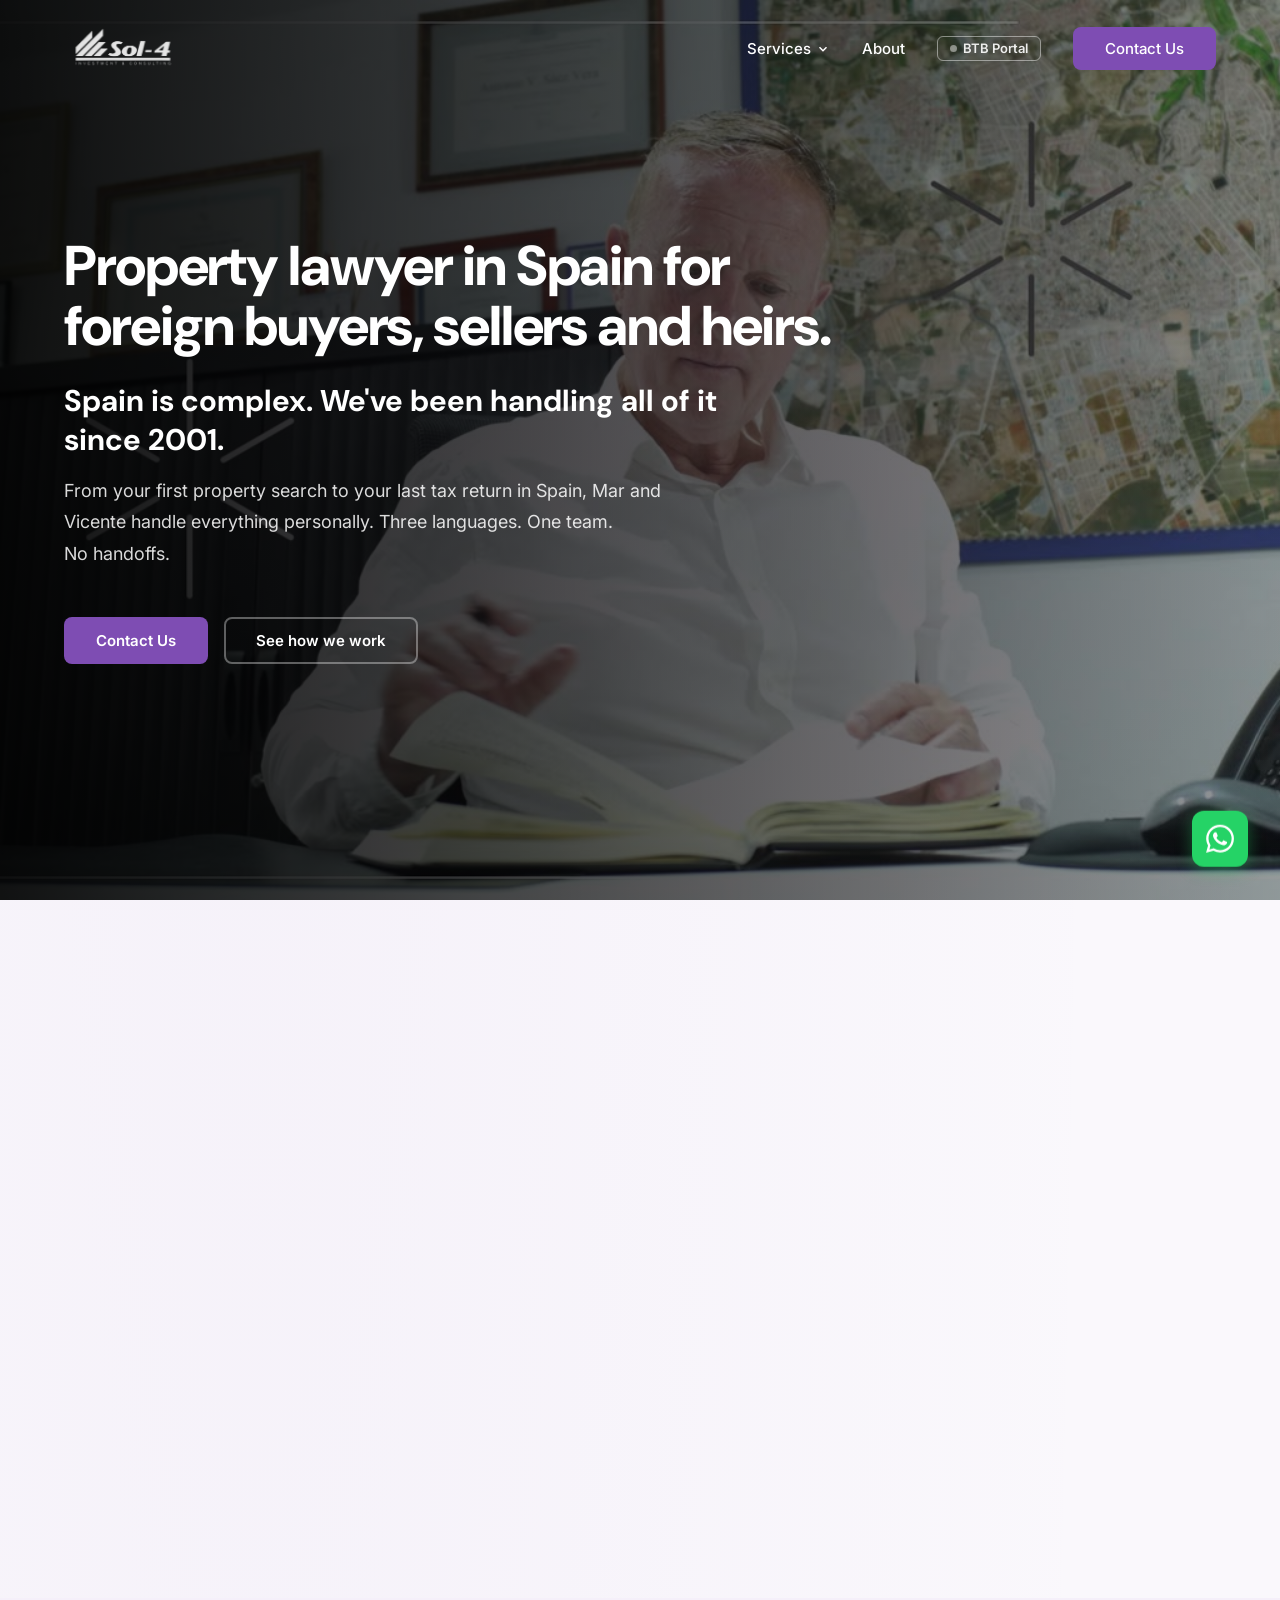
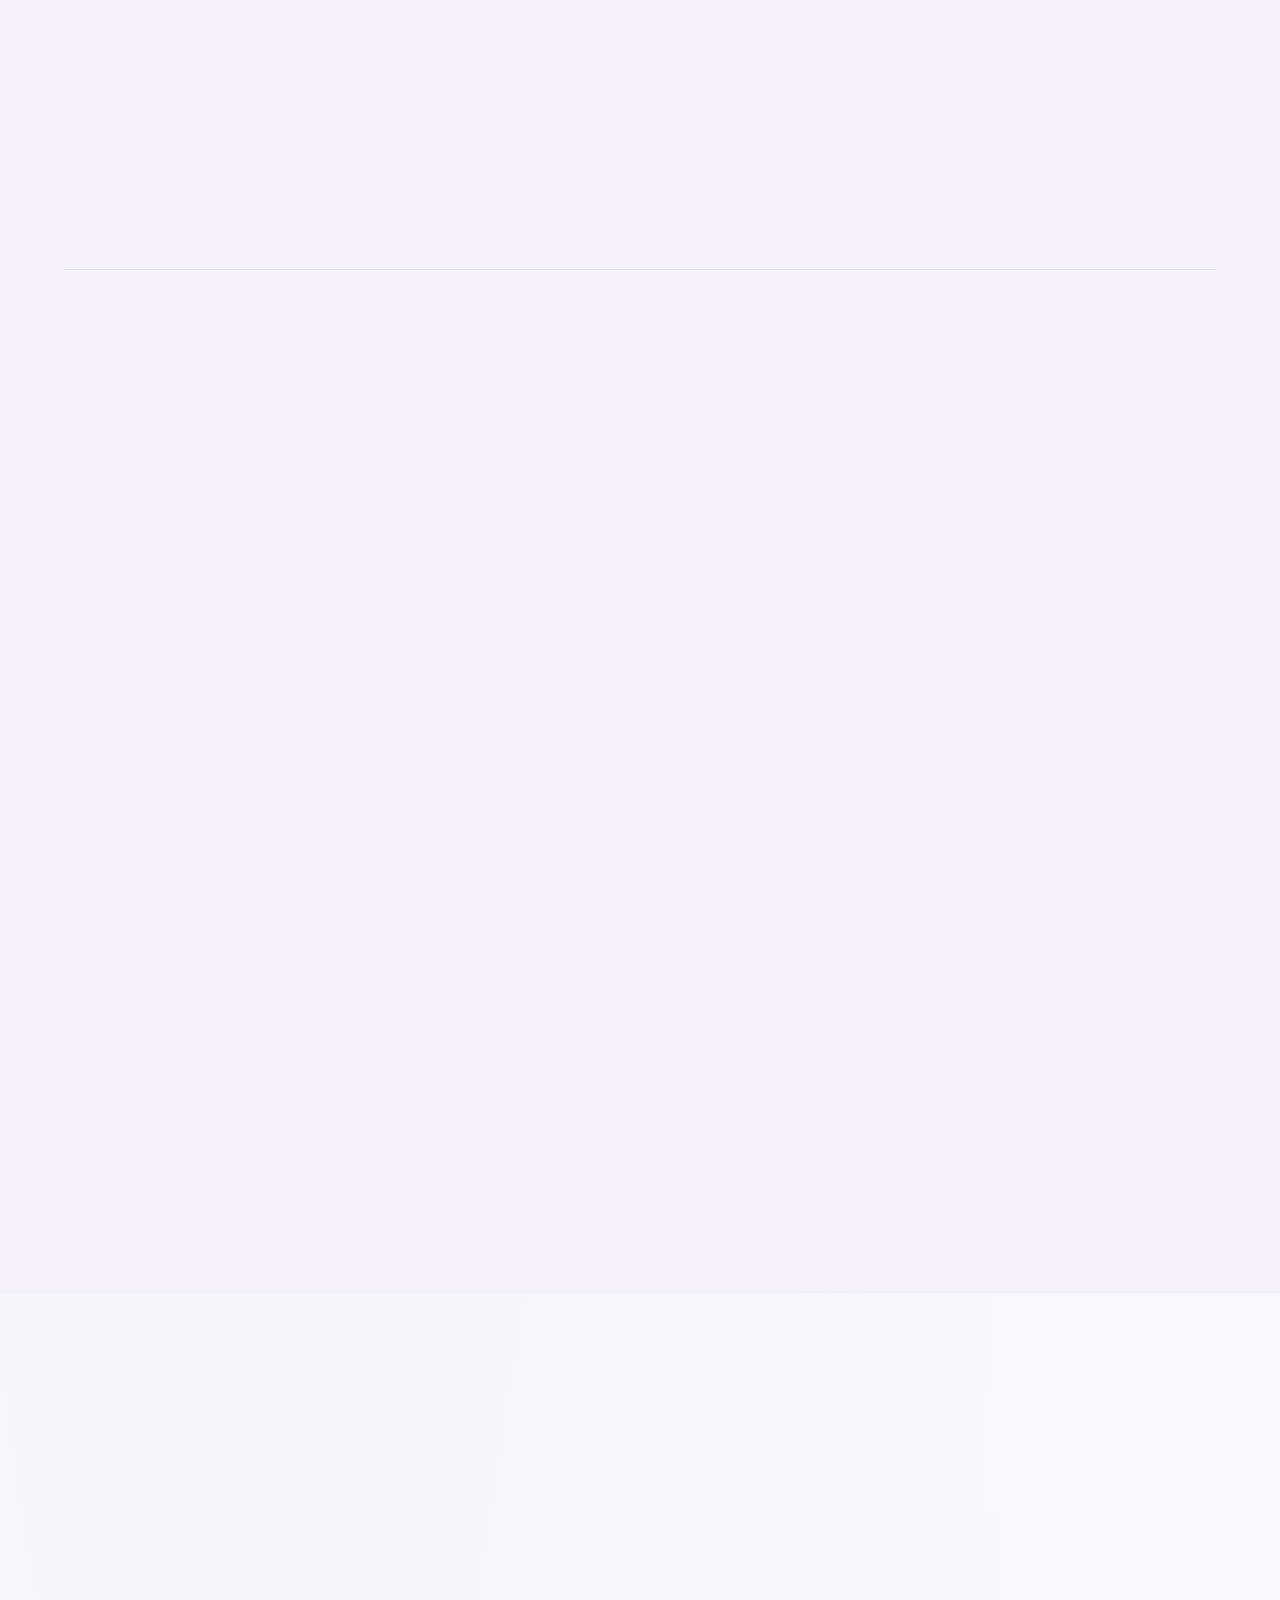
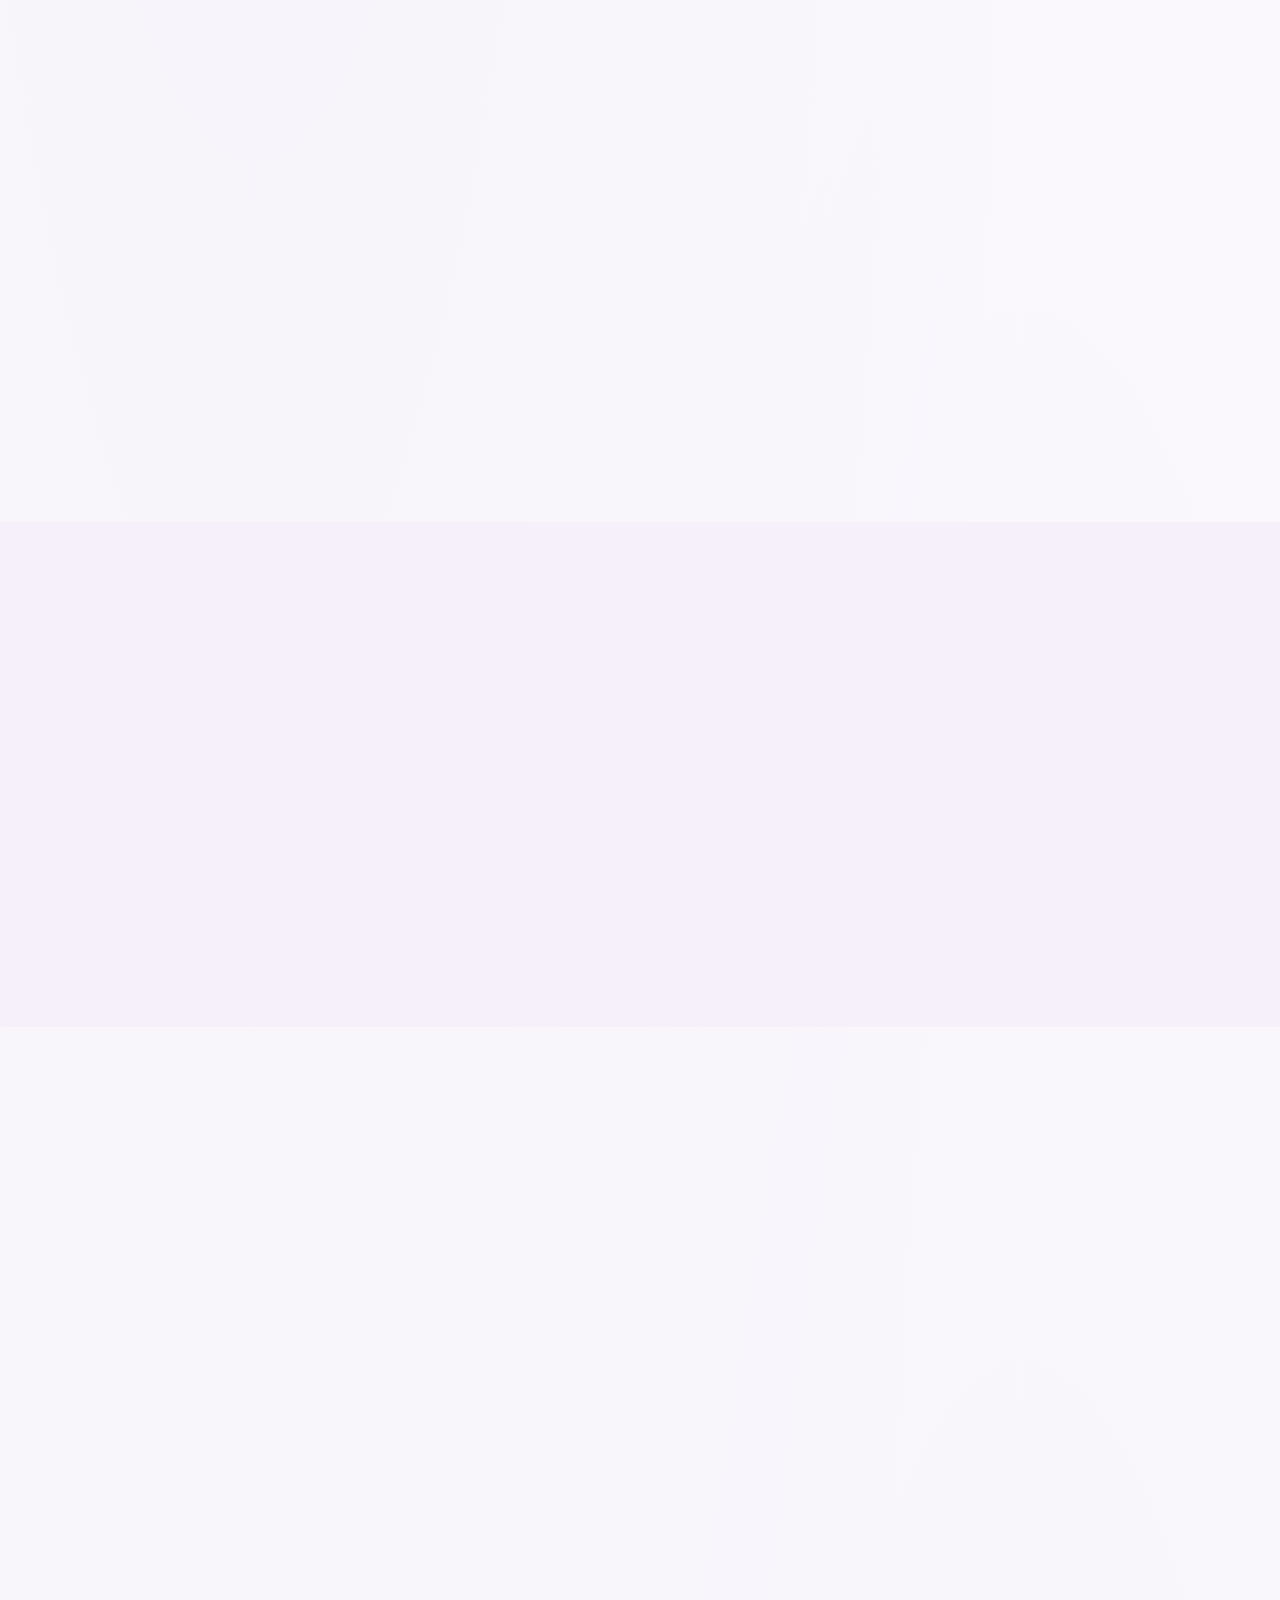
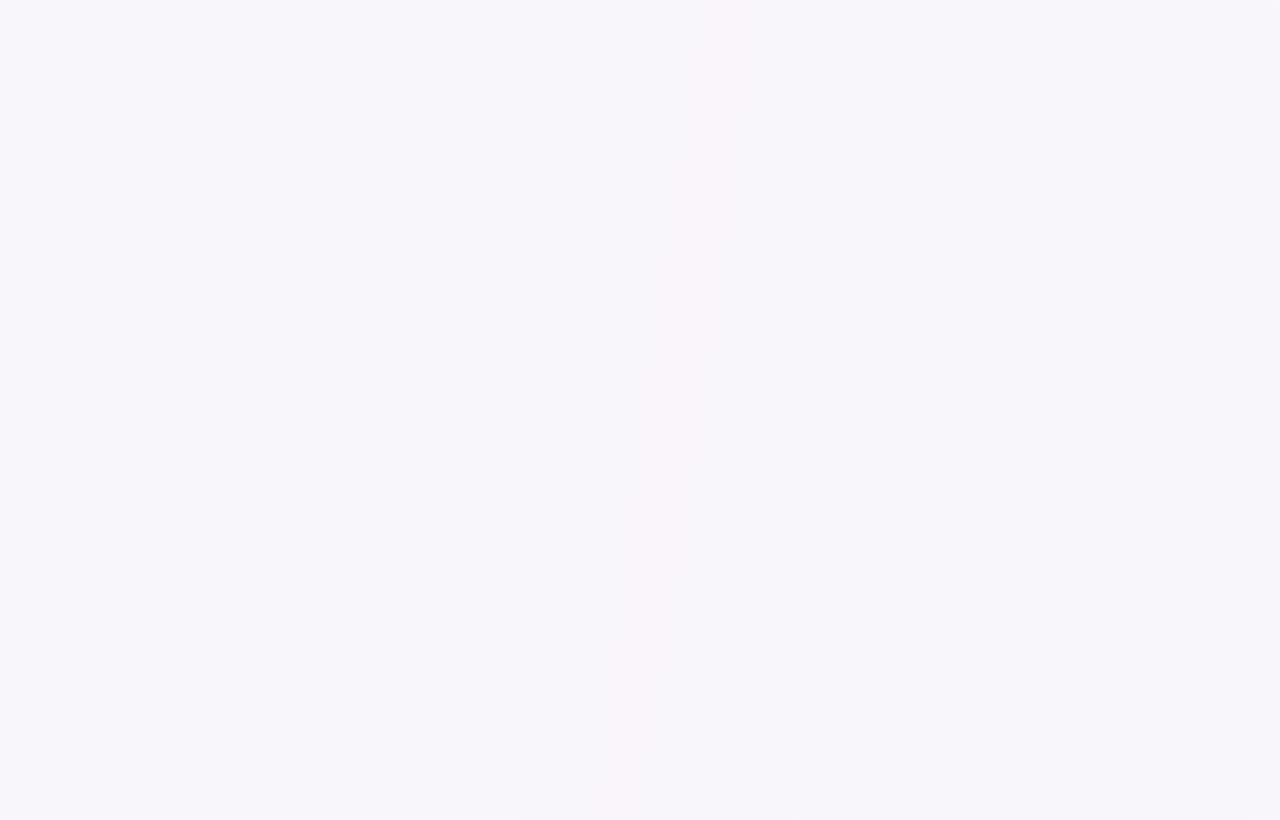
<file: index.html>
<!DOCTYPE html>
<html lang="en">
<head>
  <meta charset="UTF-8">
  <meta http-equiv="refresh" content="0; url=pages/home/index.html">
  <title>Redirecting to Sol-4 Home...</title>
</head>
<body>
  <p>If you are not redirected automatically, follow this <a href="pages/home/index.html">link to the homepage</a>.</p>
</body>
</html>
</file>
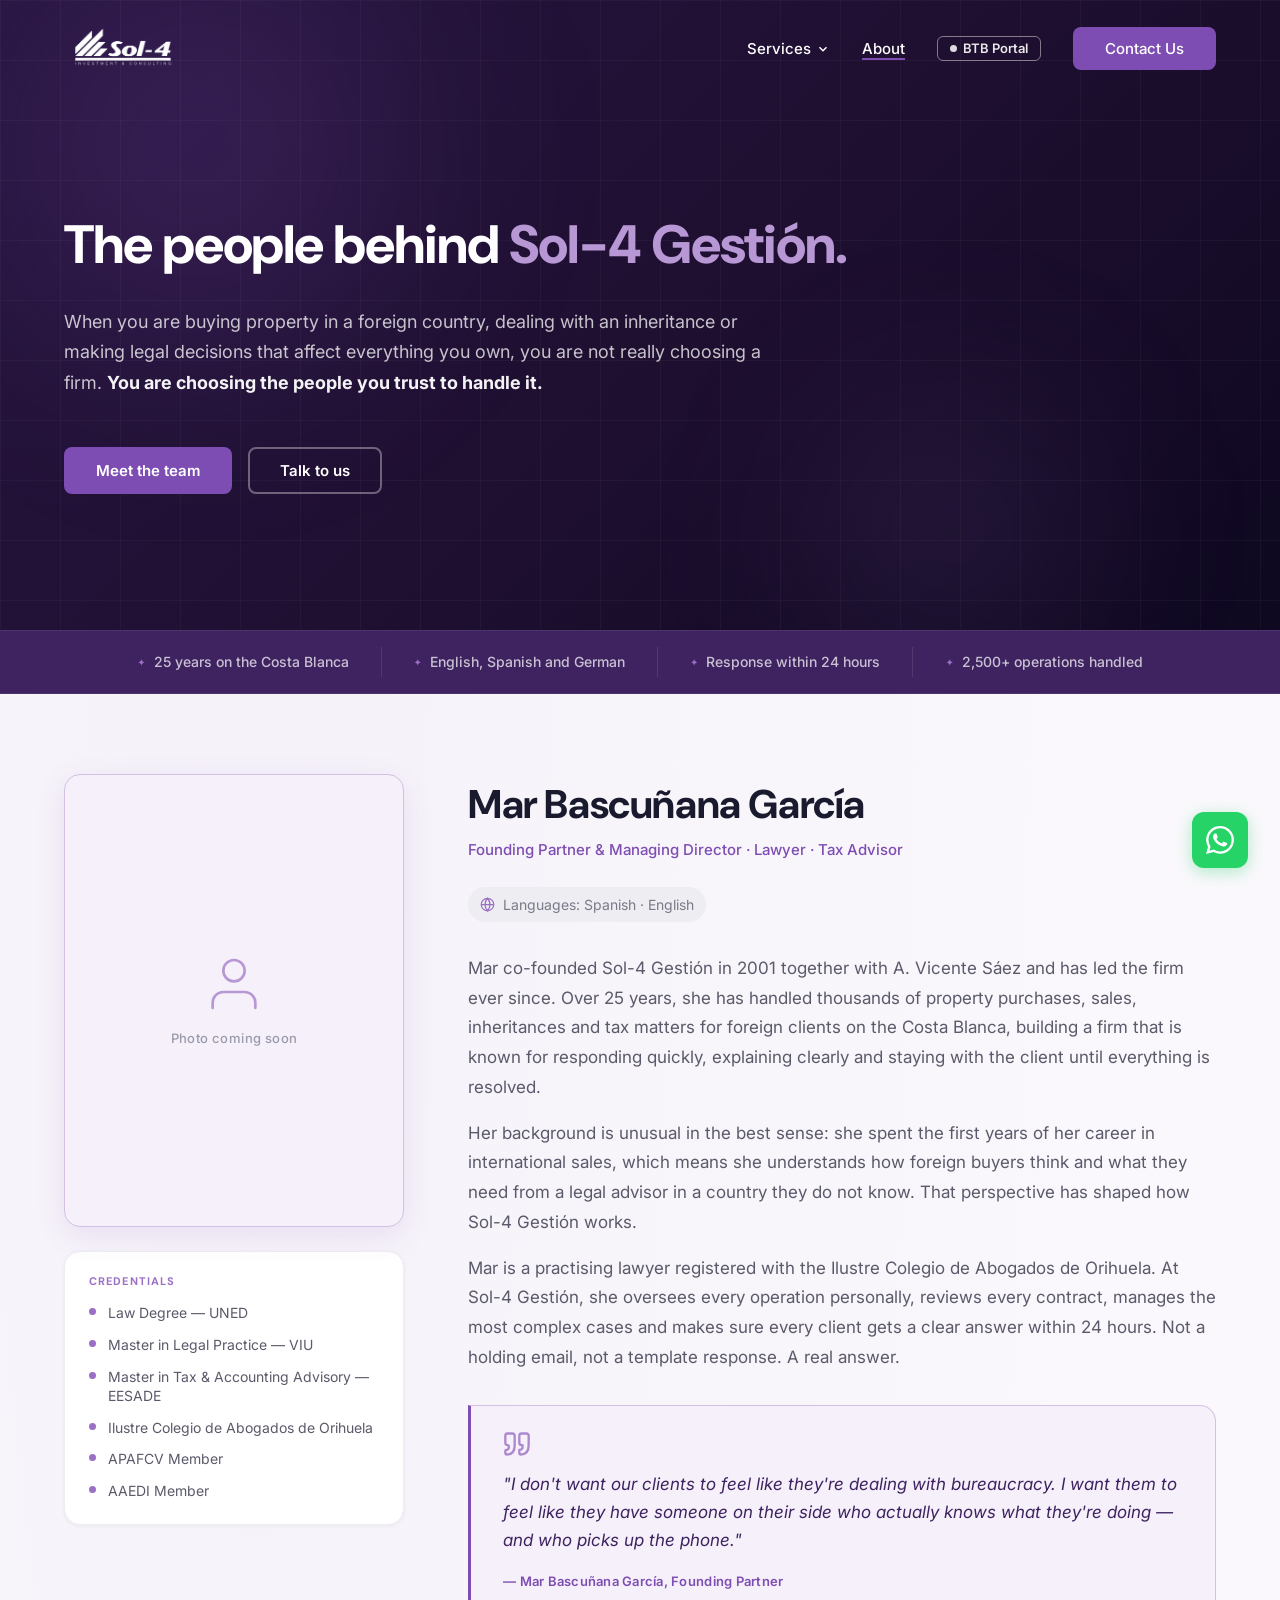
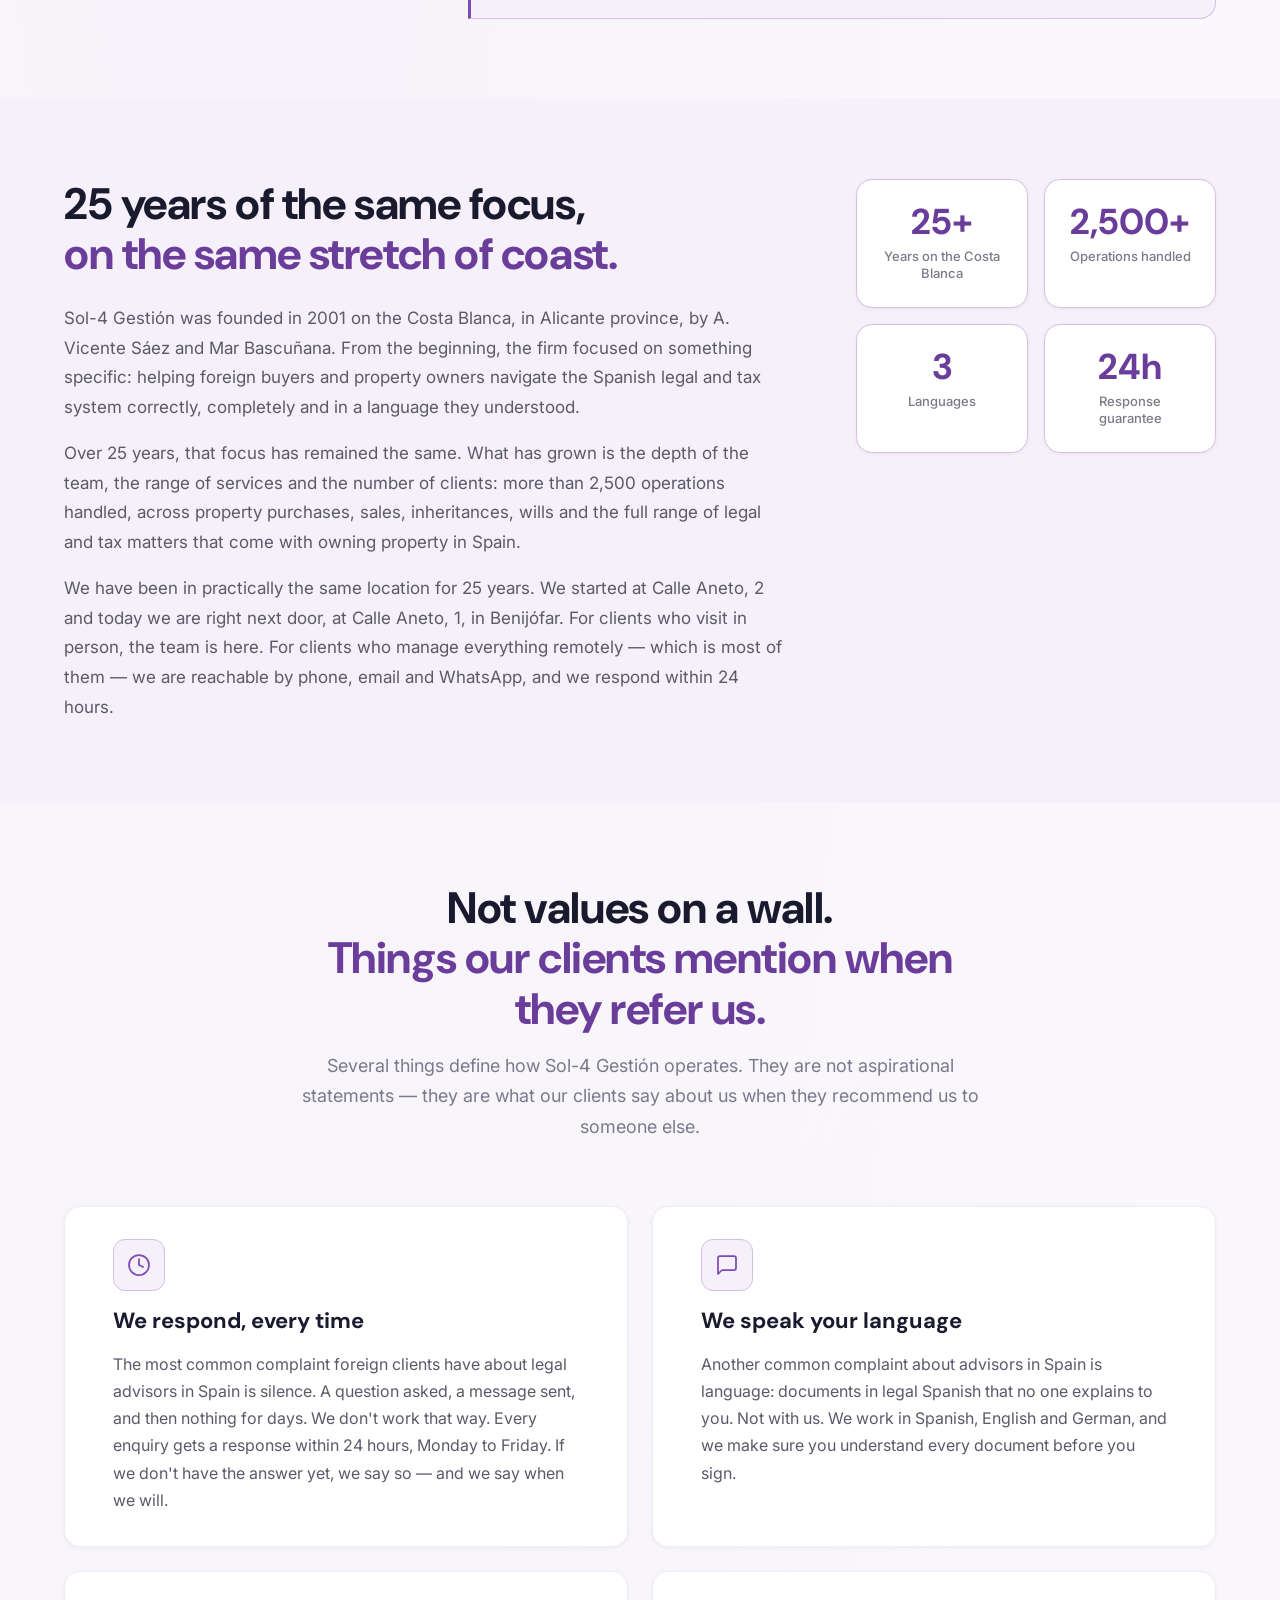
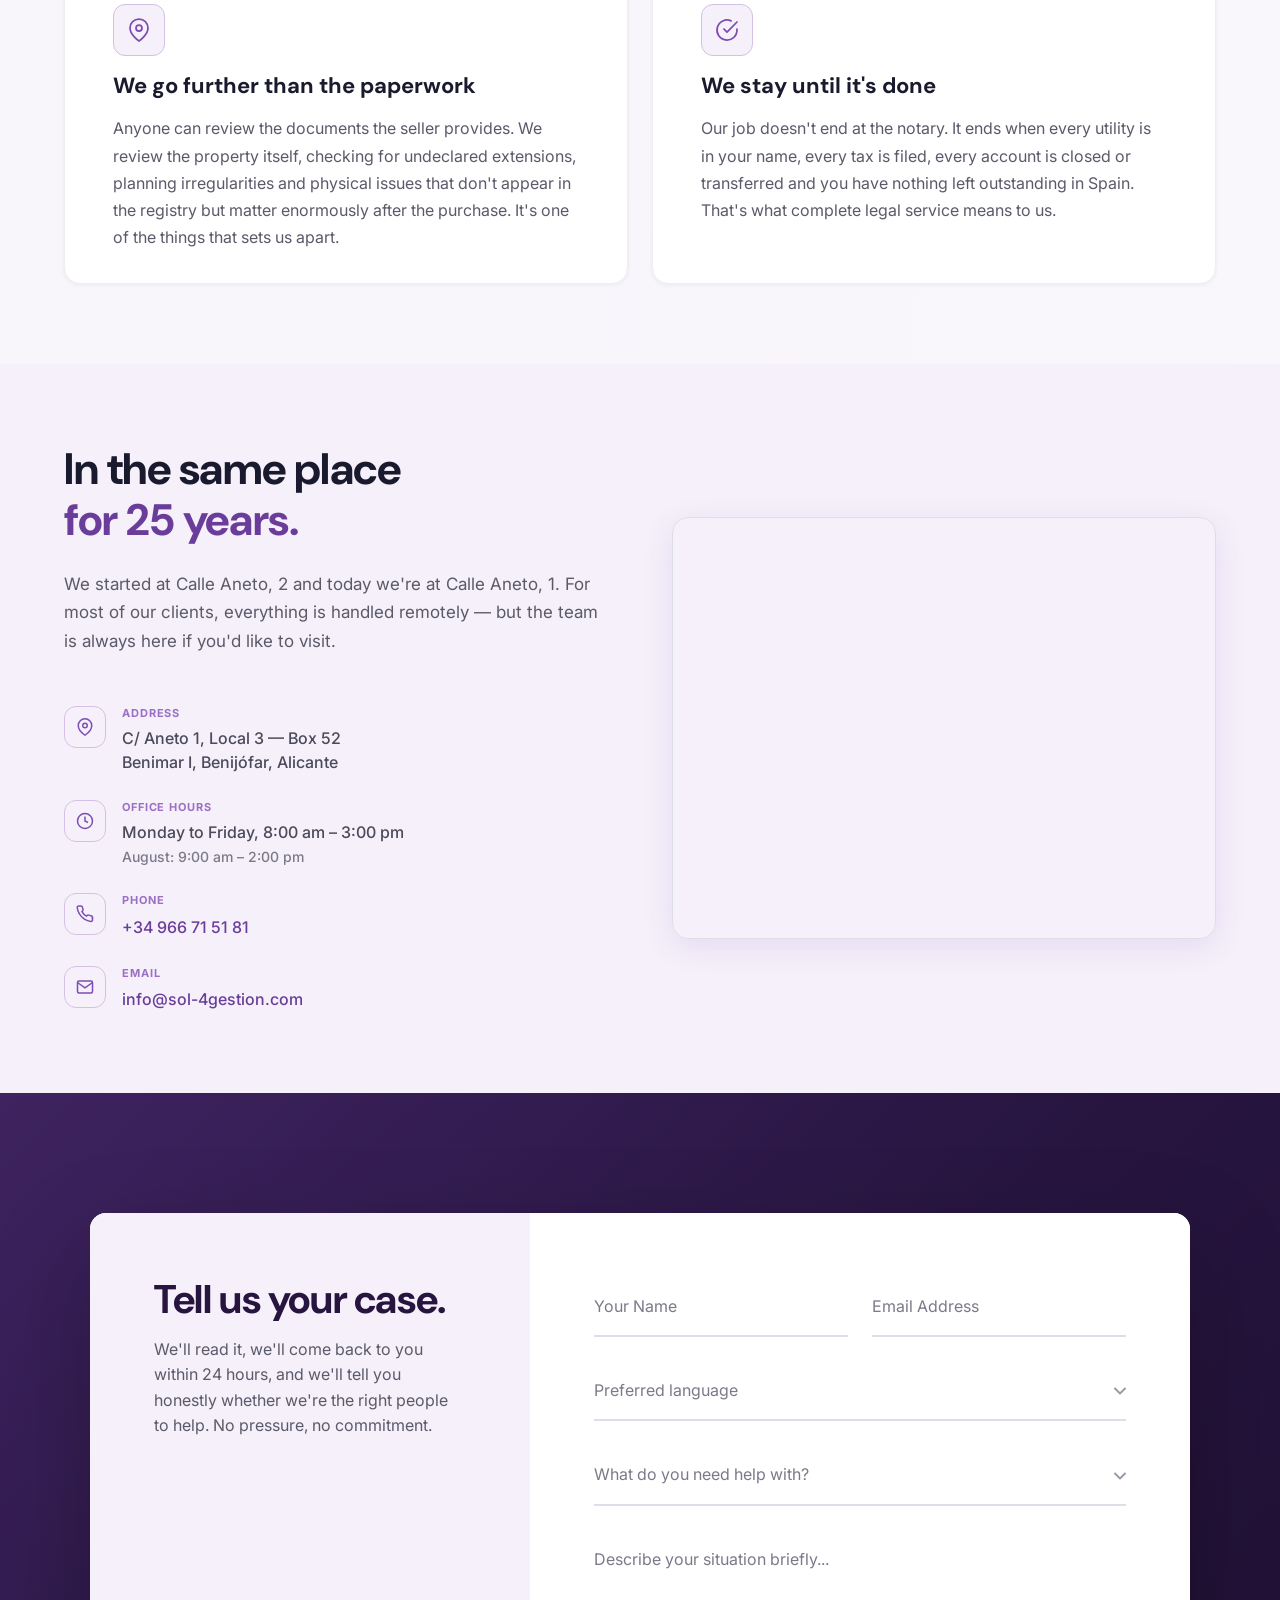
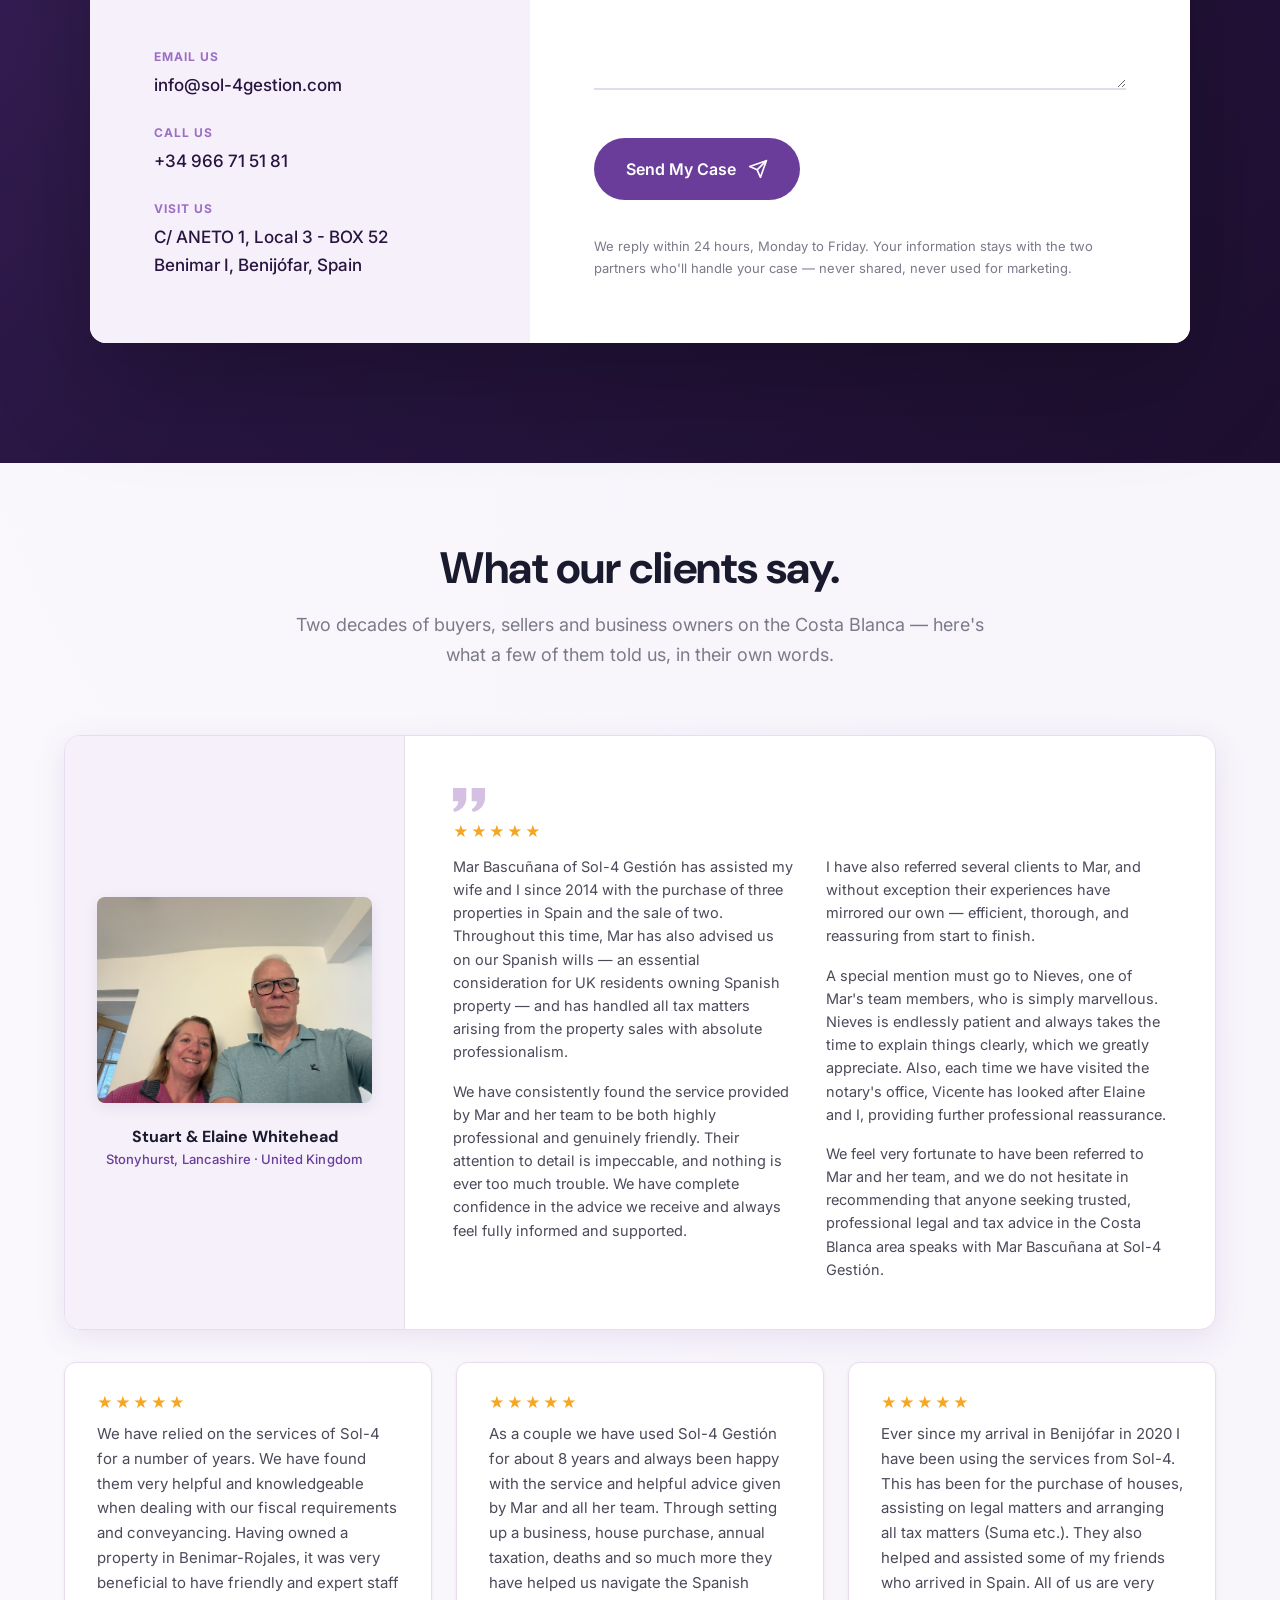
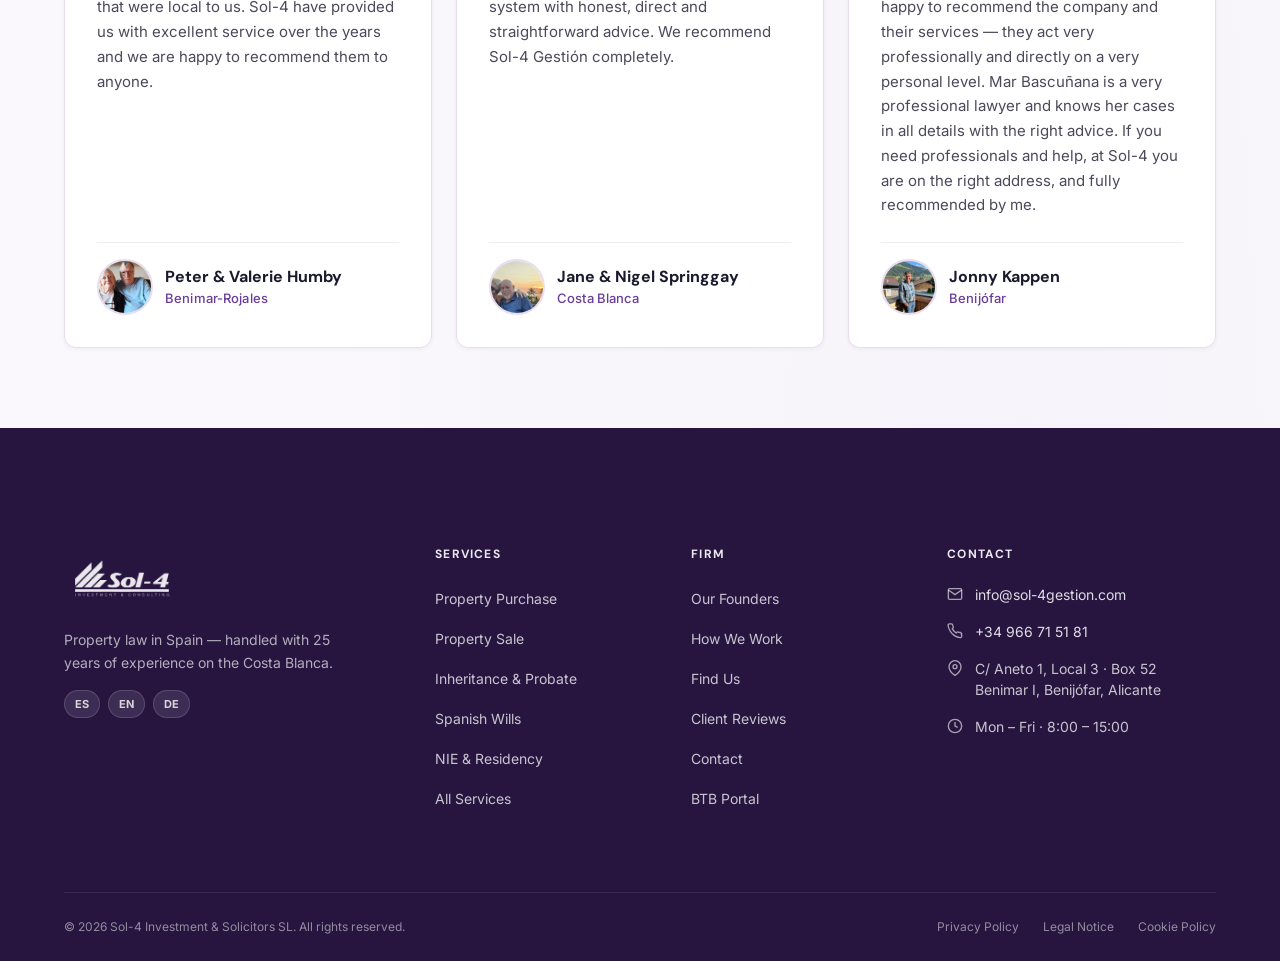
<file: pages/about-us/index.html>
<!DOCTYPE html>
<html lang="en">

<head>
  <meta charset="UTF-8">
  <meta name="viewport" content="width=device-width,initial-scale=1">
  <title>About Us — Sol-4 Investment &amp; Solicitors</title>
  <meta name="description"
    content="Meet the team behind Sol-4 Gestión. 25 years on the Costa Blanca, handling property law, inheritance and tax matters for foreign clients in English, Spanish and German.">
  <link rel="preconnect" href="https://fonts.googleapis.com">
  <link rel="preconnect" href="https://fonts.gstatic.com" crossorigin>
  <link href="https://fonts.googleapis.com/css2?family=DM+Sans:wght@700&family=Inter:wght@400;500;600;700&display=swap"
    rel="stylesheet">
  <link rel="stylesheet" href="styles.css">
</head>

<body>

  <!-- ═══ HEADER ═══ -->
  <header class="site-header" id="site-header">
    <div class="container header-inner">
      <a href="../../pages/home/index.html" aria-label="Sol-4 Home">
        <img src="../../assets/logo/logo-sol-4.png" alt="Sol-4 Logo" class="logo">
      </a>
      <nav class="nav-links" id="nav-links">
        <div class="nav-dropdown">
          <button class="nav-dropdown-trigger" aria-expanded="false">
            Services
            <svg xmlns="http://www.w3.org/2000/svg" width="14" height="14" viewBox="0 0 24 24" fill="none"
              stroke="currentColor" stroke-width="2.5">
              <polyline points="6 9 12 15 18 9" />
            </svg>
          </button>
          <div class="nav-dropdown-menu">
            <div class="dropdown-col">
              <span class="dropdown-label">Additional Services</span>
              <a href="../nie-spain/index.html" class="dropdown-link">NIE Spain</a>
              <a href="../notary-representation-spain/index.html" class="dropdown-link">Notary Representation</a>
              <a href="../urban-legal-checks/index.html" class="dropdown-link">Urban &amp; Legal Checks</a>
            </div>
            <div class="dropdown-col">
              <span class="dropdown-label">Business Advisory</span>
              <a href="../advisory/index.html" class="dropdown-link">Advisory</a>
              <a href="../tax-accounting/index.html" class="dropdown-link">Tax &amp; Accounting</a>
              <a href="../company-formation/index.html" class="dropdown-link">Company Formation</a>
              <a href="../labour-law/index.html" class="dropdown-link">Labour Law</a>
            </div>
            <div class="dropdown-all">
              <a href="../services-container/index.html" class="dropdown-all-link">All services →</a>
            </div>
          </div>
        </div>
        <a href="index.html" class="nav-active">About</a>
        <a href="https://sol-4gestion.biloop.es" class="nav-biloop" target="_blank" rel="noopener">BTB Portal</a>
        <a href="../contact/index.html" class="btn btn-primary">Contact Us</a>
      </nav>
      <button class="mobile-toggle" id="mobile-toggle" aria-label="Menu">
        <span></span><span></span><span></span>
      </button>
    </div>
  </header>

  <!-- ═══ PAGE HERO ═══ -->
  <section class="page-hero" id="page-hero">
    <div class="ph-bg">
      <div class="ph-glow ph-glow-1"></div>
      <div class="ph-glow ph-glow-2"></div>
      <div class="ph-grid"></div>
    </div>
    <div class="container">
      <div class="ph-inner">
        <h1>The people behind <span class="ph-accent">Sol-4&nbsp;Gestión.</span></h1>
        <p class="ph-body">When you are buying property in a foreign country, dealing with an inheritance or making
          legal decisions that affect everything you own, you are not really choosing a firm. <strong>You are choosing
            the people you trust to handle&nbsp;it.</strong></p>
        <div class="ph-ctas">
          <a href="#founder" class="btn btn-primary">Meet the team</a>
          <a href="#contact" class="btn btn-secondary">Talk to us</a>
        </div>
      </div>
    </div>
  </section>

  <!-- ═══ TRUST STRIP ═══ -->
  <div class="svc-strip">
    <div class="container">
      <ul class="svc-strip-list">
        <li><span class="strip-diamond">✦</span>25 years on the Costa Blanca</li>
        <li><span class="strip-diamond">✦</span>English, Spanish and German</li>
        <li><span class="strip-diamond">✦</span>Response within 24 hours</li>
        <li><span class="strip-diamond">✦</span>2,500+ operations handled</li>
      </ul>
    </div>
  </div>

  <!-- ═══ FOUNDER ═══ -->
  <section class="section" id="founder">
    <div class="container">
      <div class="founder-layout">

        <div class="founder-photo-col reveal">
          <div class="founder-photo-wrap">
            <div class="founder-photo-placeholder">
              <svg xmlns="http://www.w3.org/2000/svg" width="64" height="64" viewBox="0 0 24 24" fill="none"
                stroke="currentColor" stroke-width="1" stroke-linecap="round" stroke-linejoin="round">
                <path d="M20 21v-2a4 4 0 0 0-4-4H8a4 4 0 0 0-4 4v2" />
                <circle cx="12" cy="7" r="4" />
              </svg>
              <span>Photo coming soon</span>
            </div>
          </div>

          <div class="founder-credentials">
            <h4 class="cred-heading">Credentials</h4>
            <ul class="cred-list">
              <li><span class="cred-dot"></span><span>Law Degree — UNED</span></li>
              <li><span class="cred-dot"></span><span>Master in Legal Practice — VIU</span></li>
              <li><span class="cred-dot"></span><span>Master in Tax &amp; Accounting Advisory — EESADE</span></li>
              <li><span class="cred-dot"></span><span>Ilustre Colegio de Abogados de Orihuela</span></li>
              <li><span class="cred-dot"></span><span>APAFCV Member</span></li>
              <li><span class="cred-dot"></span><span>AAEDI Member</span></li>
            </ul>
          </div>
        </div>

        <div class="founder-bio-col reveal reveal-delay-1">
          <h2 class="founder-name">Mar Bascuñana García</h2>
          <p class="founder-role">Founding Partner &amp; Managing Director · Lawyer · Tax Advisor</p>
          <p class="founder-langs">
            <svg xmlns="http://www.w3.org/2000/svg" width="15" height="15" viewBox="0 0 24 24" fill="none"
              stroke="currentColor" stroke-width="2">
              <circle cx="12" cy="12" r="10" />
              <path d="M2 12h20M12 2a15.3 15.3 0 0 1 4 10 15.3 15.3 0 0 1-4 10 15.3 15.3 0 0 1-4-10 15.3 15.3 0 0 1 4-10z" />
            </svg>
            Languages: Spanish · English
          </p>

          <div class="founder-body">
            <p>Mar co-founded Sol-4 Gestión in 2001 together with A. Vicente Sáez and has led the firm ever since. Over
              25 years, she has handled thousands of property purchases, sales, inheritances and tax matters for foreign
              clients on the Costa Blanca, building a firm that is known for responding quickly, explaining clearly and
              staying with the client until everything is resolved.</p>
            <p>Her background is unusual in the best sense: she spent the first years of her career in international
              sales, which means she understands how foreign buyers think and what they need from a legal advisor in a
              country they do not know. That perspective has shaped how Sol-4 Gestión works.</p>
            <p>Mar is a practising lawyer registered with the Ilustre Colegio de Abogados de Orihuela. At Sol-4 Gestión,
              she oversees every operation personally, reviews every contract, manages the most complex cases and makes
              sure every client gets a clear answer within 24 hours. Not a holding email, not a template response.
              A real answer.</p>
          </div>

          <blockquote class="founder-quote">
            <svg class="quote-icon" xmlns="http://www.w3.org/2000/svg" width="28" height="28" viewBox="0 0 24 24"
              fill="none" stroke="currentColor" stroke-width="2" stroke-linecap="round" stroke-linejoin="round">
              <path
                d="M3 21c3 0 7-1 7-8V5c0-1.25-.756-2.017-2-2H4c-1.25 0-2 .75-2 1.972V11c0 1.25.75 2 2 2 1 0 1 0 1 1v1c0 1-1 2-2 2s-1 .008-1 1.031V20c0 1 0 1 1 1z" />
              <path
                d="M15 21c3 0 7-1 7-8V5c0-1.25-.757-2.017-2-2h-4c-1.25 0-2 .75-2 1.972V11c0 1.25.75 2 2 2h.75c0 2.25.25 4-2.75 4v3c0 1 0 1 1 1z" />
            </svg>
            <p>"I don't want our clients to feel like they're dealing with bureaucracy. I want them to feel like they
              have someone on their side who actually knows what they're doing — and who picks up the phone."</p>
            <cite>— Mar Bascuñana García, Founding Partner</cite>
          </blockquote>
        </div>

      </div>
    </div>
  </section>

  <!-- ═══ THE FIRM ═══ -->
  <section class="section section-alt" id="the-firm">
    <div class="container">
      <div class="firm-layout">

        <div class="firm-content reveal">
          <h2>25 years of the same focus,<br>
            <span class="lila-text">on the same stretch of coast.</span>
          </h2>
          <p class="lead">Sol-4 Gestión was founded in 2001 on the Costa Blanca, in Alicante province, by A. Vicente
            Sáez and Mar Bascuñana. From the beginning, the firm focused on something specific: helping foreign buyers
            and property owners navigate the Spanish legal and tax system correctly, completely and in a language they
            understood.</p>
          <p>Over 25 years, that focus has remained the same. What has grown is the depth of the team, the range of
            services and the number of clients: more than 2,500 operations handled, across property purchases, sales,
            inheritances, wills and the full range of legal and tax matters that come with owning property in Spain.</p>
          <p>We have been in practically the same location for 25 years. We started at Calle Aneto, 2 and today we are
            right next door, at Calle Aneto, 1, in Benijófar. For clients who visit in person, the team is here. For
            clients who manage everything remotely — which is most of them — we are reachable by phone, email and
            WhatsApp, and we respond within 24 hours.</p>
        </div>

        <div class="firm-stats reveal reveal-delay-1">
          <div class="firm-stat">
            <span class="stat-number">25+</span>
            <span class="stat-label">Years on the Costa Blanca</span>
          </div>
          <div class="firm-stat">
            <span class="stat-number">2,500+</span>
            <span class="stat-label">Operations handled</span>
          </div>
          <div class="firm-stat">
            <span class="stat-number">3</span>
            <span class="stat-label">Languages</span>
          </div>
          <div class="firm-stat">
            <span class="stat-number">24h</span>
            <span class="stat-label">Response guarantee</span>
          </div>
        </div>

      </div>
    </div>
  </section>

  <!-- ═══ HOW WE WORK ═══ -->
  <section class="section" id="how-we-work">
    <div class="container">
      <div class="section-header reveal">
        <h2>Not values on a wall.<br>
          <span class="lila-text">Things our clients mention when they refer us.</span>
        </h2>
        <p>Several things define how Sol-4 Gestión operates. They are not aspirational statements — they are what our
          clients say about us when they recommend us to someone else.</p>
      </div>
      <div class="principles-grid">

        <div class="principle-card reveal">
          <div class="principle-icon">
            <svg xmlns="http://www.w3.org/2000/svg" width="24" height="24" viewBox="0 0 24 24" fill="none"
              stroke="currentColor" stroke-width="1.75" stroke-linecap="round" stroke-linejoin="round">
              <circle cx="12" cy="12" r="10" />
              <polyline points="12 6 12 12 16 14" />
            </svg>
          </div>
          <h3>We respond, every time</h3>
          <p>The most common complaint foreign clients have about legal advisors in Spain is silence. A question asked, a
            message sent, and then nothing for days. We don't work that way. Every enquiry gets a response within 24
            hours, Monday to Friday. If we don't have the answer yet, we say so — and we say when we will.</p>
        </div>

        <div class="principle-card reveal reveal-delay-1">
          <div class="principle-icon">
            <svg xmlns="http://www.w3.org/2000/svg" width="24" height="24" viewBox="0 0 24 24" fill="none"
              stroke="currentColor" stroke-width="1.75" stroke-linecap="round" stroke-linejoin="round">
              <path d="M21 15a2 2 0 0 1-2 2H7l-4 4V5a2 2 0 0 1 2-2h14a2 2 0 0 1 2 2z" />
            </svg>
          </div>
          <h3>We speak your language</h3>
          <p>Another common complaint about advisors in Spain is language: documents in legal Spanish that no one
            explains to you. Not with us. We work in Spanish, English and German, and we make sure you understand every
            document before you sign.</p>
        </div>

        <div class="principle-card reveal reveal-delay-1">
          <div class="principle-icon">
            <svg xmlns="http://www.w3.org/2000/svg" width="24" height="24" viewBox="0 0 24 24" fill="none"
              stroke="currentColor" stroke-width="1.75" stroke-linecap="round" stroke-linejoin="round">
              <path d="M21 10c0 7-9 13-9 13s-9-6-9-13a9 9 0 0 1 18 0z" />
              <circle cx="12" cy="10" r="3" />
            </svg>
          </div>
          <h3>We go further than the paperwork</h3>
          <p>Anyone can review the documents the seller provides. We review the property itself, checking for undeclared
            extensions, planning irregularities and physical issues that don't appear in the registry but matter
            enormously after the purchase. It's one of the things that sets us apart.</p>
        </div>

        <div class="principle-card reveal reveal-delay-2">
          <div class="principle-icon">
            <svg xmlns="http://www.w3.org/2000/svg" width="24" height="24" viewBox="0 0 24 24" fill="none"
              stroke="currentColor" stroke-width="1.75" stroke-linecap="round" stroke-linejoin="round">
              <path d="M22 11.08V12a10 10 0 1 1-5.93-9.14" />
              <polyline points="22 4 12 14.01 9 11.01" />
            </svg>
          </div>
          <h3>We stay until it's done</h3>
          <p>Our job doesn't end at the notary. It ends when every utility is in your name, every tax is filed, every
            account is closed or transferred and you have nothing left outstanding in Spain. That's what complete legal
            service means to us.</p>
        </div>

      </div>
    </div>
  </section>

  <!-- ═══ OFFICE ═══ -->
  <section class="section section-alt" id="office">
    <div class="container">
      <div class="office-layout">

        <div class="office-info reveal">
          <h2>In the same place<br>
            <span class="lila-text">for 25 years.</span>
          </h2>
          <p>We started at Calle Aneto, 2 and today we're at Calle Aneto, 1. For most of our clients, everything is
            handled remotely — but the team is always here if you'd like to visit.</p>

          <div class="office-details">
            <div class="office-detail-item">
              <div class="office-detail-icon">
                <svg xmlns="http://www.w3.org/2000/svg" width="18" height="18" viewBox="0 0 24 24" fill="none"
                  stroke="currentColor" stroke-width="2">
                  <path d="M21 10c0 7-9 13-9 13s-9-6-9-13a9 9 0 0 1 18 0z" />
                  <circle cx="12" cy="10" r="3" />
                </svg>
              </div>
              <div>
                <span class="office-detail-label">Address</span>
                <span class="office-detail-text">C/ Aneto 1, Local 3 — Box 52<br>Benimar I, Benijófar, Alicante</span>
              </div>
            </div>
            <div class="office-detail-item">
              <div class="office-detail-icon">
                <svg xmlns="http://www.w3.org/2000/svg" width="18" height="18" viewBox="0 0 24 24" fill="none"
                  stroke="currentColor" stroke-width="2">
                  <circle cx="12" cy="12" r="10" />
                  <polyline points="12 6 12 12 16 14" />
                </svg>
              </div>
              <div>
                <span class="office-detail-label">Office Hours</span>
                <span class="office-detail-text">Monday to Friday, 8:00 am – 3:00 pm<br><em>August: 9:00 am – 2:00
                    pm</em></span>
              </div>
            </div>
            <div class="office-detail-item">
              <div class="office-detail-icon">
                <svg xmlns="http://www.w3.org/2000/svg" width="18" height="18" viewBox="0 0 24 24" fill="none"
                  stroke="currentColor" stroke-width="2">
                  <path
                    d="M22 16.92v3a2 2 0 0 1-2.18 2 19.79 19.79 0 0 1-8.63-3.07A19.5 19.5 0 0 1 4.69 12 19.79 19.79 0 0 1 1.61 3.44 2 2 0 0 1 3.6 1.27h3a2 2 0 0 1 2 1.72c.127.96.361 1.903.7 2.81a2 2 0 0 1-.45 2.11L7.91 8.91a16 16 0 0 0 6 6l.91-.91a2 2 0 0 1 2.11-.45c.907.339 1.85.573 2.81.7A2 2 0 0 1 21.73 16.92z" />
                </svg>
              </div>
              <div>
                <span class="office-detail-label">Phone</span>
                <a href="tel:+34966715181" class="office-detail-link">+34 966 71 51 81</a>
              </div>
            </div>
            <div class="office-detail-item">
              <div class="office-detail-icon">
                <svg xmlns="http://www.w3.org/2000/svg" width="18" height="18" viewBox="0 0 24 24" fill="none"
                  stroke="currentColor" stroke-width="2">
                  <path d="M4 4h16c1.1 0 2 .9 2 2v12c0 1.1-.9 2-2 2H4c-1.1 0-2-.9-2-2V6c0-1.1.9-2 2-2z" />
                  <polyline points="22,6 12,13 2,6" />
                </svg>
              </div>
              <div>
                <span class="office-detail-label">Email</span>
                <a href="mailto:info@sol-4gestion.com" class="office-detail-link">info@sol-4gestion.com</a>
              </div>
            </div>
          </div>
        </div>

        <div class="office-map reveal reveal-delay-1">
          <iframe
            src="https://www.google.com/maps/embed?pb=!1m18!1m12!1m3!1d3143.43346452296!2d-0.7358482!3d38.0835338!2m3!1f0!2f0!3f0!3m2!1i1024!2i768!4f13.1!3m3!1m2!1s0xd6398f6d7d5d5d5%3A0x6b8f7d5d5d5d5d5!2sCalle%20Aneto%2C%201%2C%2003178%20Benij%C3%B3far%2C%20Alicante!5e0!3m2!1sen!2ses!4v1715095000000!5m2!1sen!2ses"
            width="100%" height="420" style="border:0;" allowfullscreen="" loading="lazy"
            referrerpolicy="no-referrer-when-downgrade">
          </iframe>
        </div>

      </div>
    </div>
  </section>

  <!-- ═══ CONTACT ═══ -->
  <section class="section conversion" id="contact">
    <div class="container">
      <div class="contact-box reveal">
        <div class="contact-info">
          <h2>Tell us your case.</h2>
          <p>We'll read it, we'll come back to you within 24 hours, and we'll tell you honestly whether we're the right
            people to help. No pressure, no commitment.</p>
          <div class="contact-details">
            <div class="detail-item">
              <span class="detail-label">Email Us</span>
              <a href="mailto:info@sol-4gestion.com" class="detail-link">info@sol-4gestion.com</a>
            </div>
            <div class="detail-item">
              <span class="detail-label">Call Us</span>
              <a href="tel:+34966715181" class="detail-link">+34 966 71 51 81</a>
            </div>
            <div class="detail-item">
              <span class="detail-label">Visit Us</span>
              <span class="detail-text">C/ ANETO 1, Local 3 - BOX 52<br>Benimar I, Benijófar, Spain</span>
            </div>
          </div>
        </div>

        <div class="contact-form-side">
          <form id="contact-form" class="premium-form" action="#" method="POST">
            <div class="form-row">
              <div class="input-wrapper">
                <input type="text" id="name" name="name" required placeholder=" ">
                <label for="name">Your Name</label>
              </div>
              <div class="input-wrapper">
                <input type="email" id="email" name="email" required placeholder=" ">
                <label for="email">Email Address</label>
              </div>
            </div>
            <div class="input-wrapper select-wrapper">
              <select id="language" name="language" required>
                <option value="" disabled selected hidden></option>
                <option value="en">English</option>
                <option value="es">Spanish / Español</option>
                <option value="de">German / Deutsch</option>
              </select>
              <label for="language">Preferred language</label>
              <div class="select-arrow">
                <svg width="12" height="8" viewBox="0 0 12 8" fill="none">
                  <path d="M1 1.5L6 6.5L11 1.5" stroke="currentColor" stroke-width="2" stroke-linecap="round"
                    stroke-linejoin="round" />
                </svg>
              </div>
            </div>
            <div class="input-wrapper select-wrapper">
              <select id="service" name="service" required>
                <option value="" disabled selected hidden></option>
                <option value="buy">Buying a property</option>
                <option value="sell">Selling a property</option>
                <option value="inherit">Inheritance in Spain</option>
                <option value="will">Spanish will</option>
                <option value="business">Business Advisory</option>
                <option value="other">Other</option>
              </select>
              <label for="service">What do you need help with?</label>
              <div class="select-arrow">
                <svg width="12" height="8" viewBox="0 0 12 8" fill="none">
                  <path d="M1 1.5L6 6.5L11 1.5" stroke="currentColor" stroke-width="2" stroke-linecap="round"
                    stroke-linejoin="round" />
                </svg>
              </div>
            </div>
            <div class="input-wrapper">
              <textarea id="message" name="message" rows="4" required placeholder=" "></textarea>
              <label for="message">Describe your situation briefly...</label>
            </div>
            <button type="submit" class="btn-submit">
              Send My Case
              <svg width="20" height="20" viewBox="0 0 24 24" fill="none" stroke="currentColor" stroke-width="2"
                stroke-linecap="round" stroke-linejoin="round">
                <line x1="22" y1="2" x2="11" y2="13"></line>
                <polygon points="22 2 15 22 11 13 2 9 22 2"></polygon>
              </svg>
            </button>
            <p class="trust-micro-note">We reply within 24 hours, Monday to Friday. Your information stays with the two
              partners who'll handle your case — never shared, never used for marketing.</p>
          </form>
        </div>
      </div>
    </div>
  </section>

  <!-- ═══ SECTION: TESTIMONIALS ═══ -->
  <section class="section tst-section" id="testimonials">
    <div class="container">
      <div class="section-header reveal">
        <h2>What our clients say.</h2>
        <p>Two decades of buyers, sellers and business owners on the Costa Blanca — here's what a few of them told us, in their own words.</p>
      </div>

      <!-- Featured testimonial -->
      <div class="tst-featured reveal">
        <div class="tst-featured-media">
          <img src="../../assets/testimonials/t1.jpg" alt="Stuart and Elaine Whitehead" loading="lazy">
          <div class="tst-author">
            <span class="tst-author-name">Stuart &amp; Elaine Whitehead</span>
            <span class="tst-author-loc">Stonyhurst, Lancashire · United Kingdom</span>
          </div>
        </div>
        <div class="tst-featured-body">
          <svg class="tst-quote-mark" xmlns="http://www.w3.org/2000/svg" width="40" height="40" viewBox="0 0 24 24"
            fill="currentColor">
            <path d="M9.983 3v7.391c0 5.704-3.731 9.57-8.983 10.609l-.995-2.151c2.432-.917 3.995-3.638 3.995-5.849h-4v-10h9.983zm14.017 0v7.391c0 5.704-3.748 9.571-9 10.609l-.996-2.151c2.433-.917 3.996-3.638 3.996-5.849h-3.983v-10h9.983z" />
          </svg>
          <div class="tst-stars" aria-label="5 out of 5 stars">★★★★★</div>
          <div class="tst-featured-text">
            <p>Mar Bascuñana of Sol-4 Gestión has assisted my wife and I since 2014 with the purchase of three properties
              in Spain and the sale of two. Throughout this time, Mar has also advised us on our Spanish wills — an
              essential consideration for UK residents owning Spanish property — and has handled all tax matters arising
              from the property sales with absolute professionalism.</p>
            <p>We have consistently found the service provided by Mar and her team to be both highly professional and
              genuinely friendly. Their attention to detail is impeccable, and nothing is ever too much trouble. We have
              complete confidence in the advice we receive and always feel fully informed and supported.</p>
            <p>I have also referred several clients to Mar, and without exception their experiences have mirrored our own
              — efficient, thorough, and reassuring from start to finish.</p>
            <p>A special mention must go to Nieves, one of Mar's team members, who is simply marvellous. Nieves is
              endlessly patient and always takes the time to explain things clearly, which we greatly appreciate. Also,
              each time we have visited the notary's office, Vicente has looked after Elaine and I, providing further
              professional reassurance.</p>
            <p>We feel very fortunate to have been referred to Mar and her team, and we do not hesitate in recommending
              that anyone seeking trusted, professional legal and tax advice in the Costa Blanca area speaks with Mar
              Bascuñana at Sol-4 Gestión.</p>
          </div>
        </div>
      </div>

      <!-- Testimonial grid -->
      <div class="tst-grid">

        <article class="tst-card reveal">
          <div class="tst-stars" aria-label="5 out of 5 stars">★★★★★</div>
          <p class="tst-card-text">We have relied on the services of Sol-4 for a number of years. We have found them very
            helpful and knowledgeable when dealing with our fiscal requirements and conveyancing. Having owned a property
            in Benimar-Rojales, it was very beneficial to have friendly and expert staff that were local to us. Sol-4
            have provided us with excellent service over the years and we are happy to recommend them to anyone.</p>
          <div class="tst-card-foot">
            <img class="tst-avatar" src="../../assets/testimonials/t2.jpg" alt="Peter and Valerie Humby" loading="lazy">
            <div class="tst-card-who">
              <span class="tst-author-name">Peter &amp; Valerie Humby</span>
              <span class="tst-author-loc">Benimar-Rojales</span>
            </div>
          </div>
        </article>

        <article class="tst-card reveal reveal-delay-1">
          <div class="tst-stars" aria-label="5 out of 5 stars">★★★★★</div>
          <p class="tst-card-text">As a couple we have used Sol-4 Gestión for about 8 years and always been happy with the
            service and helpful advice given by Mar and all her team. Through setting up a business, house purchase,
            annual taxation, deaths and so much more they have helped us navigate the Spanish system with honest, direct
            and straightforward advice. We recommend Sol-4 Gestión completely.</p>
          <div class="tst-card-foot">
            <img class="tst-avatar" src="../../assets/testimonials/t3.jpg" alt="Jane and Nigel Springgay" loading="lazy">
            <div class="tst-card-who">
              <span class="tst-author-name">Jane &amp; Nigel Springgay</span>
              <span class="tst-author-loc">Costa Blanca</span>
            </div>
          </div>
        </article>

        <article class="tst-card reveal reveal-delay-2">
          <div class="tst-stars" aria-label="5 out of 5 stars">★★★★★</div>
          <p class="tst-card-text">Ever since my arrival in Benijófar in 2020 I have been using the services from Sol-4.
            This has been for the purchase of houses, assisting on legal matters and arranging all tax matters (Suma
            etc.). They also helped and assisted some of my friends who arrived in Spain. All of us are very happy to
            recommend the company and their services — they act very professionally and directly on a very personal
            level. Mar Bascuñana is a very professional lawyer and knows her cases in all details with the right advice.
            If you need professionals and help, at Sol-4 you are on the right address, and fully recommended by me.</p>
          <div class="tst-card-foot">
            <img class="tst-avatar" src="../../assets/testimonials/t4.jpg" alt="Jonny Kappen" loading="lazy">
            <div class="tst-card-who">
              <span class="tst-author-name">Jonny Kappen</span>
              <span class="tst-author-loc">Benijófar</span>
            </div>
          </div>
        </article>

      </div>
    </div>
  </section>

  <!-- ═══ FOOTER ═══ -->
  <footer class="site-footer">
    <div class="container">
      <div class="footer-top">
        <div class="footer-brand">
          <img src="../../assets/logo/logo-sol-4.png" alt="Sol-4 Logo" class="footer-logo">
          <p class="footer-tagline">Property law in Spain — handled with 25 years of experience on the Costa
            Blanca.</p>
          <div class="footer-langs">
            <span class="lang-tag">ES</span>
            <span class="lang-tag">EN</span>
            <span class="lang-tag">DE</span>
          </div>
        </div>
        <div class="footer-col">
          <h4 class="footer-heading">Services</h4>
          <ul class="footer-links">
            <li><a href="../../pages/services-container/index.html#buying">Property Purchase</a></li>
            <li><a href="../../pages/services-container/index.html#selling">Property Sale</a></li>
            <li><a href="../../pages/services-container/index.html#inheritance">Inheritance &amp; Probate</a></li>
            <li><a href="../../pages/services-container/index.html#wills">Spanish Wills</a></li>
            <li><a href="../../pages/services-container/index.html#nie">NIE &amp; Residency</a></li>
            <li><a href="../../pages/services-container/index.html">All Services</a></li>
          </ul>
        </div>
        <div class="footer-col">
          <h4 class="footer-heading">Firm</h4>
          <ul class="footer-links">
            <li><a href="index.html#founder">Our Founders</a></li>
            <li><a href="index.html#how-we-work">How We Work</a></li>
            <li><a href="index.html#office">Find Us</a></li>
            <li><a href="../../pages/home/index.html#testimonials">Client Reviews</a></li>
            <li><a href="#contact">Contact</a></li>
            <li><a href="https://sol-4gestion.biloop.es" target="_blank" rel="noopener">BTB Portal</a></li>
          </ul>
        </div>
        <div class="footer-col">
          <h4 class="footer-heading">Contact</h4>
          <ul class="footer-contact-list">
            <li>
              <svg xmlns="http://www.w3.org/2000/svg" width="16" height="16" viewBox="0 0 24 24" fill="none"
                stroke="currentColor" stroke-width="2">
                <path d="M4 4h16c1.1 0 2 .9 2 2v12c0 1.1-.9 2-2 2H4c-1.1 0-2-.9-2-2V6c0-1.1.9-2 2-2z" />
                <polyline points="22,6 12,13 2,6" />
              </svg>
              <a href="mailto:info@sol-4gestion.com">info@sol-4gestion.com</a>
            </li>
            <li>
              <svg xmlns="http://www.w3.org/2000/svg" width="16" height="16" viewBox="0 0 24 24" fill="none"
                stroke="currentColor" stroke-width="2">
                <path
                  d="M22 16.92v3a2 2 0 0 1-2.18 2 19.79 19.79 0 0 1-8.63-3.07A19.5 19.5 0 0 1 4.69 12 19.79 19.79 0 0 1 1.61 3.44 2 2 0 0 1 3.6 1.27h3a2 2 0 0 1 2 1.72c.127.96.361 1.903.7 2.81a2 2 0 0 1-.45 2.11L7.91 8.91a16 16 0 0 0 6 6l.91-.91a2 2 0 0 1 2.11-.45c.907.339 1.85.573 2.81.7A2 2 0 0 1 21.73 16.92z" />
              </svg>
              <a href="tel:+34966715181">+34 966 71 51 81</a>
            </li>
            <li>
              <svg xmlns="http://www.w3.org/2000/svg" width="16" height="16" viewBox="0 0 24 24" fill="none"
                stroke="currentColor" stroke-width="2">
                <path d="M21 10c0 7-9 13-9 13s-9-6-9-13a9 9 0 0 1 18 0z" />
                <circle cx="12" cy="10" r="3" />
              </svg>
              <span>C/ Aneto 1, Local 3 · Box 52<br>Benimar I, Benijófar, Alicante</span>
            </li>
            <li>
              <svg xmlns="http://www.w3.org/2000/svg" width="16" height="16" viewBox="0 0 24 24" fill="none"
                stroke="currentColor" stroke-width="2">
                <circle cx="12" cy="12" r="10" />
                <polyline points="12 6 12 12 16 14" />
              </svg>
              <span>Mon – Fri · 8:00 – 15:00</span>
            </li>
          </ul>
        </div>
      </div>
      <div class="footer-bottom">
        <p>&copy; 2026 Sol-4 Investment &amp; Solicitors SL. All rights reserved.</p>
        <div class="footer-legal-links">
          <a href="#">Privacy Policy</a>
          <a href="#">Legal Notice</a>
          <a href="#">Cookie Policy</a>
        </div>
      </div>
    </div>
  </footer>

  <!-- ═══ WHATSAPP FLOAT ═══ -->
  <a href="https://wa.me/34650817695" target="_blank" rel="noopener" class="whatsapp-float"
    aria-label="Contact us on WhatsApp">
    <svg xmlns="http://www.w3.org/2000/svg" width="28" height="28" viewBox="0 0 24 24" fill="currentColor">
      <path
        d="M17.472 14.382c-.297-.149-1.758-.867-2.03-.967-.273-.099-.471-.148-.67.15-.197.297-.767.966-.94 1.164-.173.199-.347.223-.644.075-.297-.15-1.255-.463-2.39-1.475-.883-.788-1.48-1.761-1.653-2.059-.173-.297-.018-.458.13-.606.134-.133.298-.347.446-.52.149-.174.198-.298.298-.497.099-.198.05-.371-.025-.52-.075-.149-.669-1.612-.916-2.207-.242-.579-.487-.5-.669-.51-.173-.008-.371-.01-.57-.01-.198 0-.52.074-.792.372-.272.297-1.04 1.016-1.04 2.479 0 1.462 1.065 2.875 1.213 3.074.149.198 2.096 3.2 5.077 4.487.709.306 1.262.489 1.694.625.712.227 1.36.195 1.871.118.571-.085 1.758-.719 2.006-1.413.248-.694.248-1.289.173-1.413-.074-.124-.272-.198-.57-.347m-5.421 7.403h-.004a9.87 9.87 0 0 1-5.031-1.378l-.361-.214-3.741.982.998-3.648-.235-.374a9.86 9.86 0 0 1-1.51-5.26c.001-5.45 4.436-9.884 9.888-9.884 2.64 0 5.122 1.03 6.988 2.898a9.825 9.825 0 0 1 2.893 6.994c-.003 5.45-4.437 9.884-9.885 9.884m8.413-18.297A11.815 11.815 0 0 0 12.05 0C5.495 0 .16 5.335.157 11.892c0 2.096.547 4.142 1.588 5.945L.057 24l6.305-1.654a11.882 11.882 0 0 0 5.683 1.448h.005c6.554 0 11.89-5.335 11.893-11.893a11.821 11.821 0 0 0-3.48-8.413z" />
    </svg>
  </a>

  <!-- ═══ JS ═══ -->
  <script>
    // ── Scroll Reveal ──
    const obs = new IntersectionObserver((entries) => {
      entries.forEach(e => { if (e.isIntersecting) { e.target.classList.add('visible'); obs.unobserve(e.target) } });
    }, { threshold: .12 });
    document.querySelectorAll('.reveal').forEach(el => obs.observe(el));

    // ── Header scroll ──
    const header = document.getElementById('site-header');
    window.addEventListener('scroll', () => { header.classList.toggle('scrolled', window.scrollY > 60) }, { passive: true });

    // ── Mobile menu ──
    const toggle = document.getElementById('mobile-toggle');
    const nav = document.getElementById('nav-links');
    toggle.addEventListener('click', () => { toggle.classList.toggle('active'); nav.classList.toggle('active') });
    nav.querySelectorAll('a:not(.dropdown-link)').forEach(a => a.addEventListener('click', () => { toggle.classList.remove('active'); nav.classList.remove('active') }));
    nav.querySelectorAll('.dropdown-link').forEach(a => a.addEventListener('click', () => { toggle.classList.remove('active'); nav.classList.remove('active') }));

    // ── Services Dropdown ──
    const dropdownTrigger = document.querySelector('.nav-dropdown-trigger');
    const dropdownMenu = document.querySelector('.nav-dropdown-menu');
    if (dropdownTrigger && dropdownMenu) {
      dropdownTrigger.addEventListener('click', e => {
        e.stopPropagation();
        const open = dropdownMenu.classList.toggle('open');
        dropdownTrigger.setAttribute('aria-expanded', open);
      });
      document.addEventListener('click', e => {
        if (!e.target.closest('.nav-dropdown')) {
          dropdownMenu.classList.remove('open');
          dropdownTrigger.setAttribute('aria-expanded', 'false');
        }
      });
      dropdownMenu.querySelectorAll('.dropdown-link, .dropdown-all-link').forEach(link => {
        link.addEventListener('click', () => {
          dropdownMenu.classList.remove('open');
          dropdownTrigger.setAttribute('aria-expanded', 'false');
        });
      });
    }
  </script>

</body>
</html>
</file>
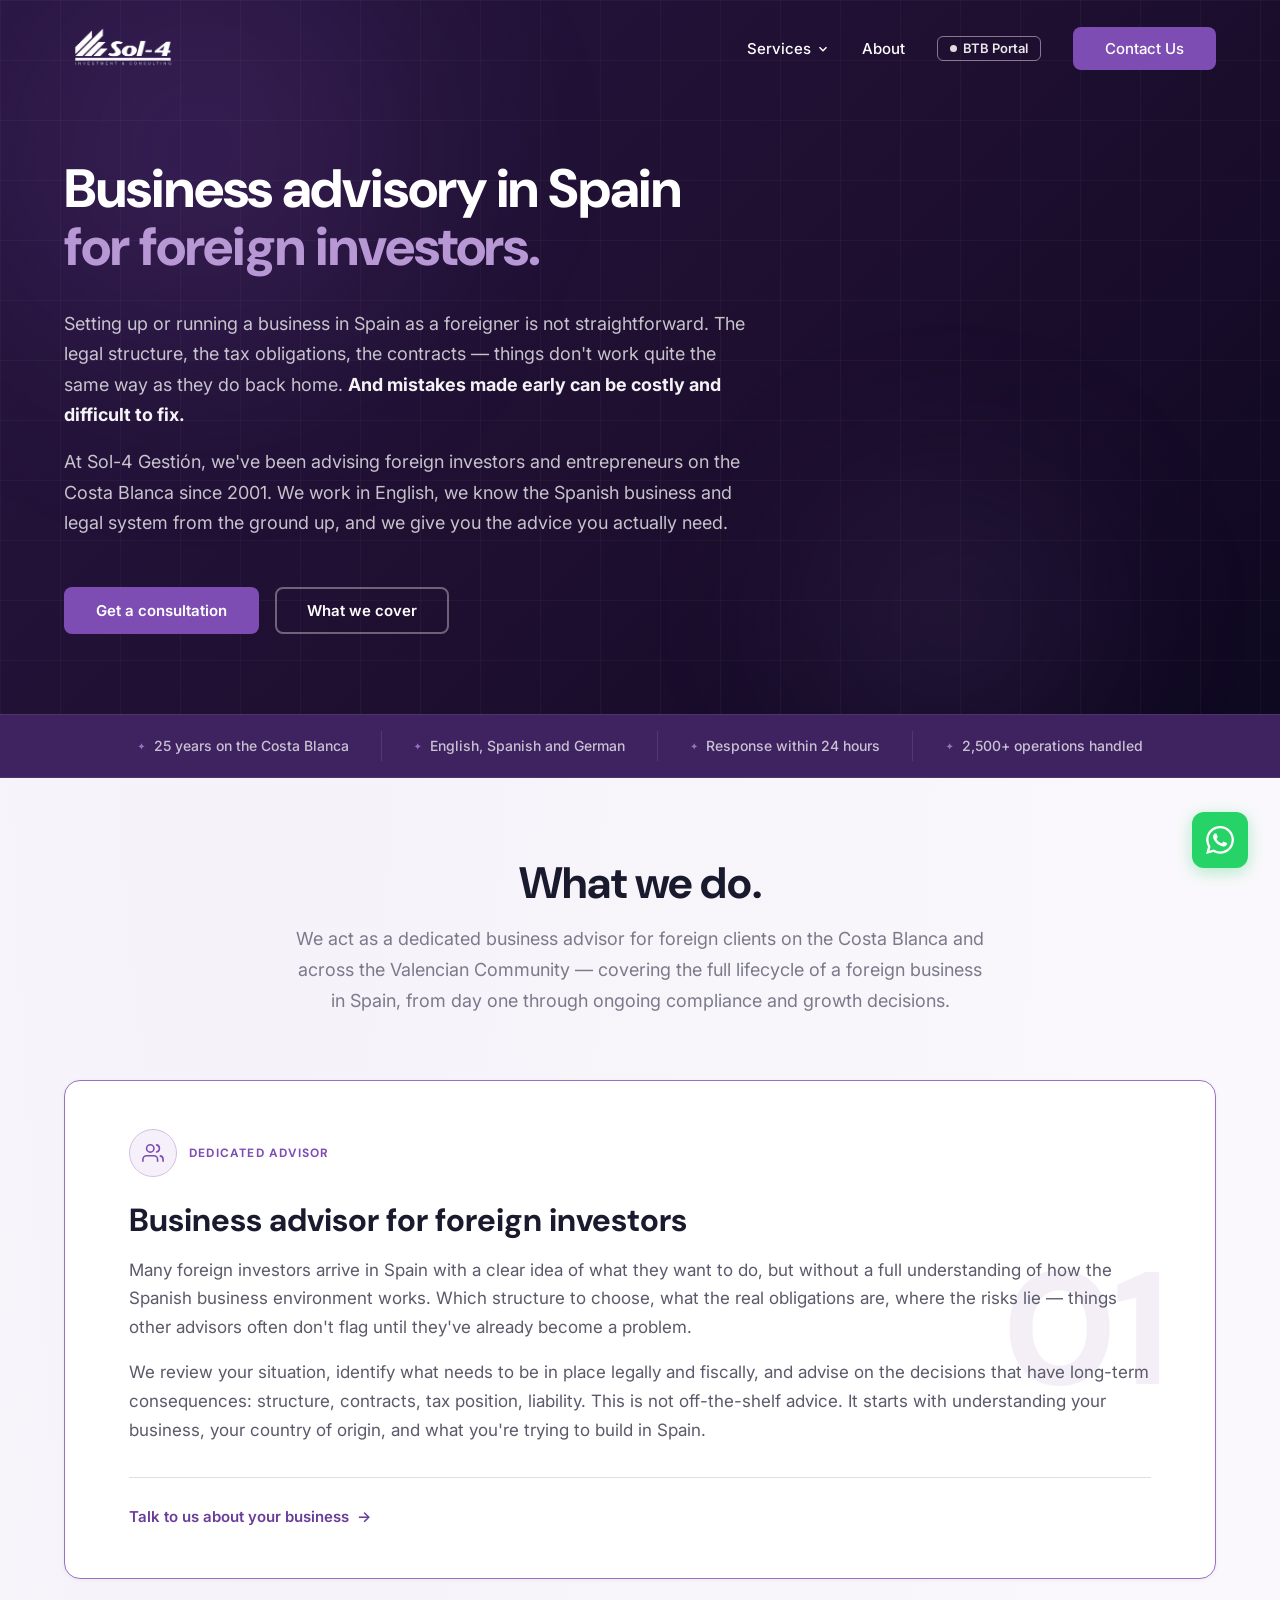
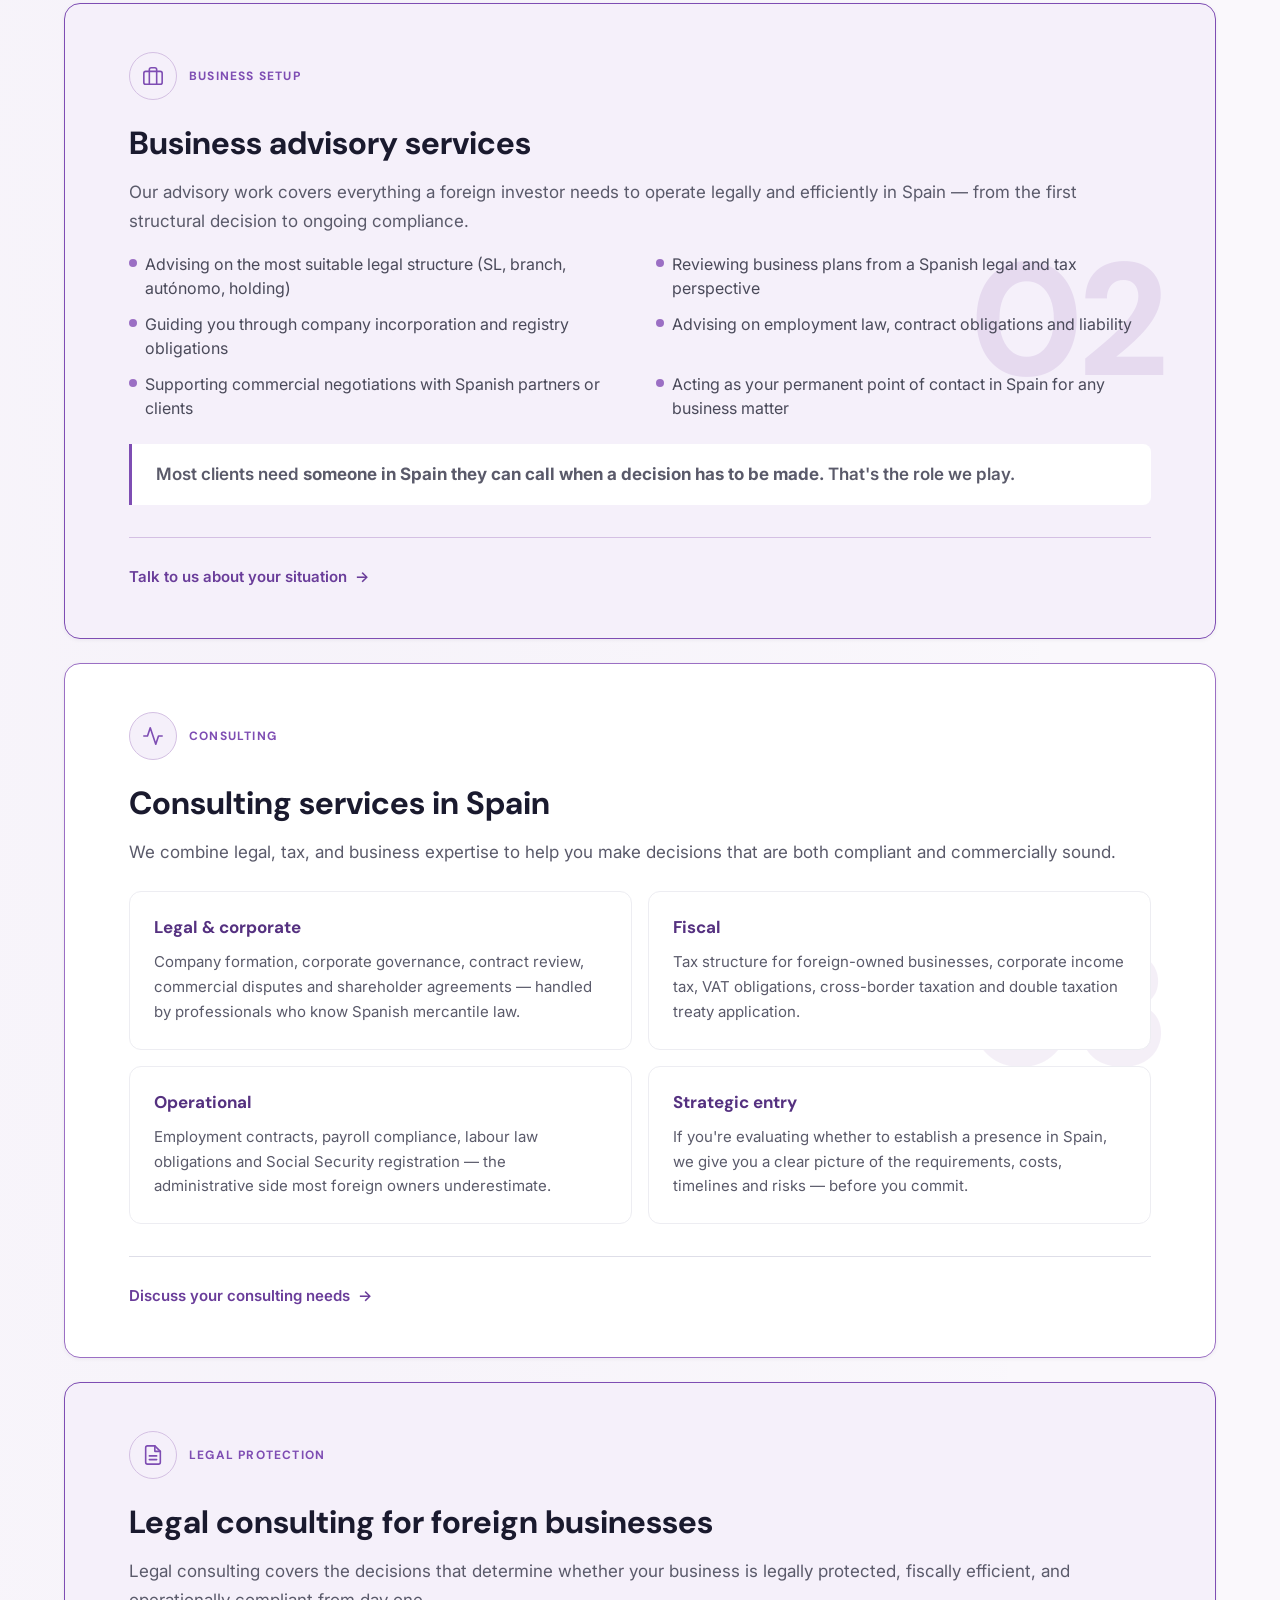
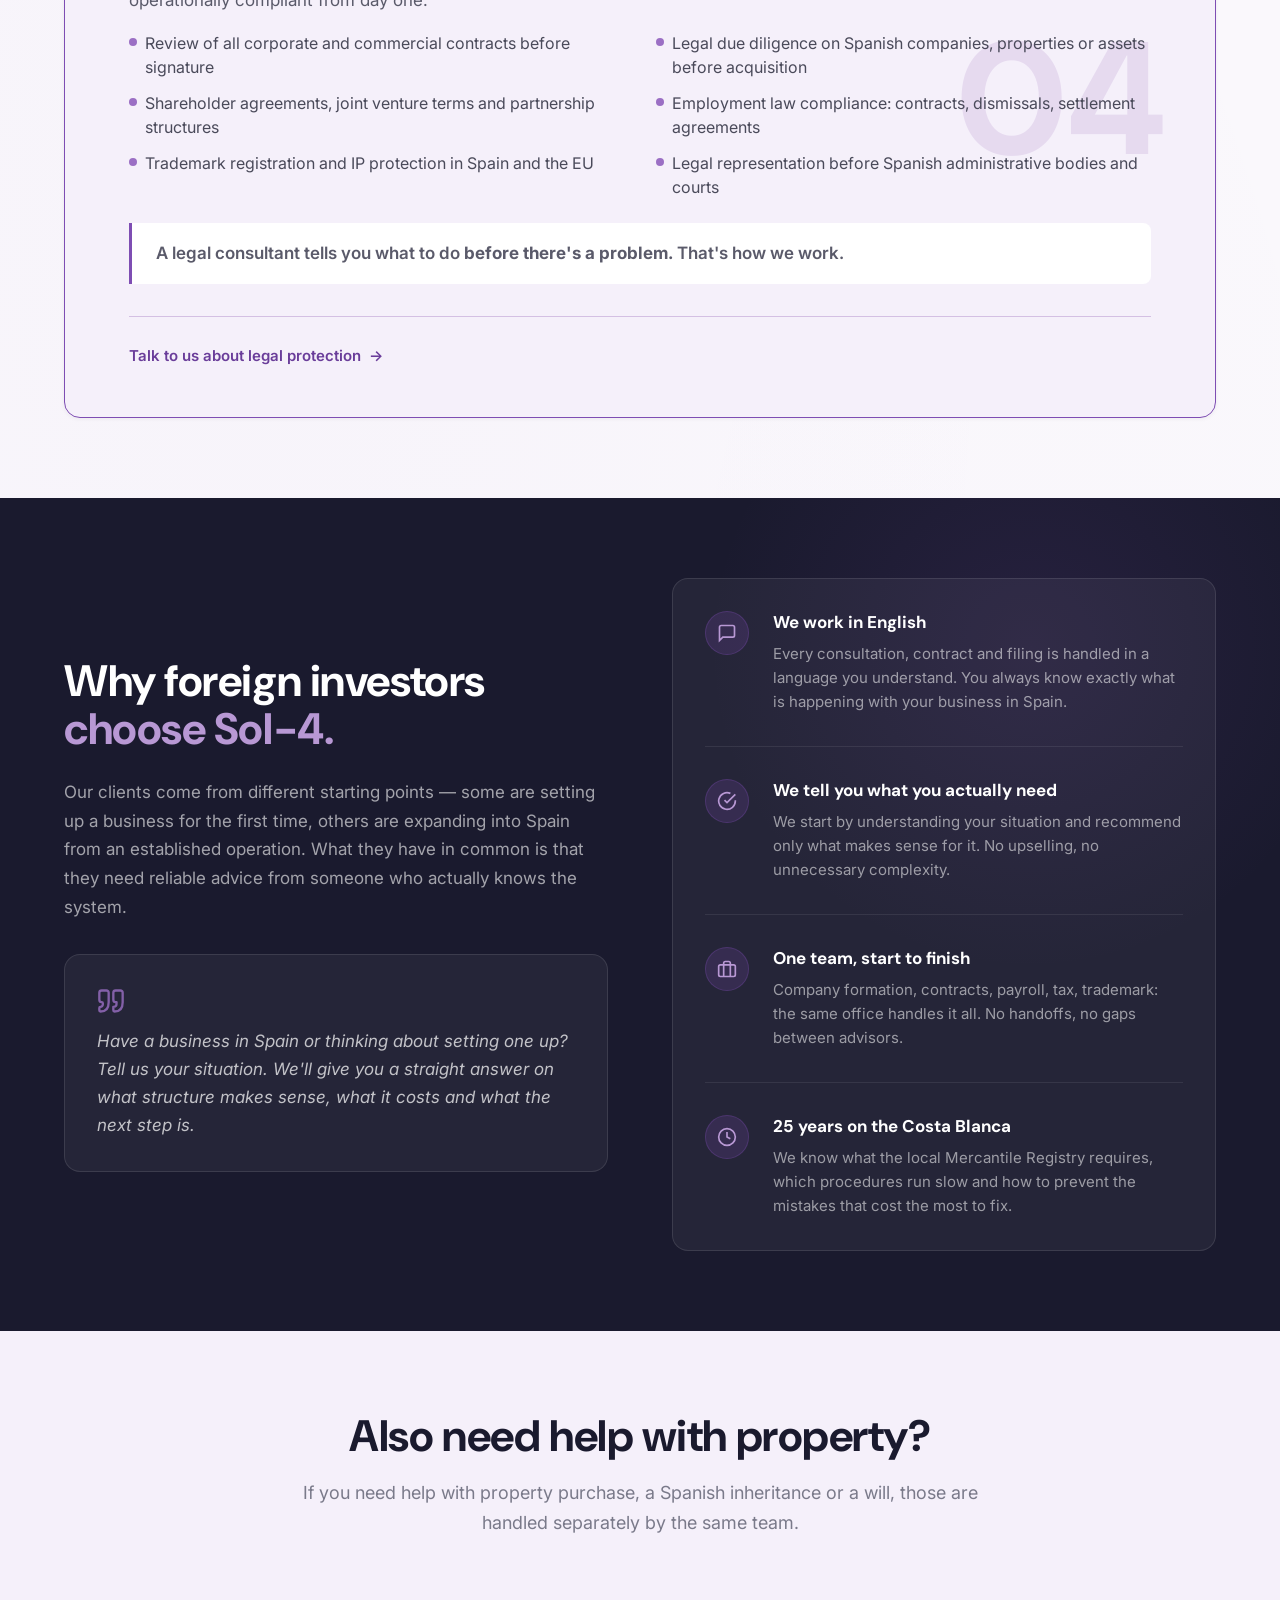
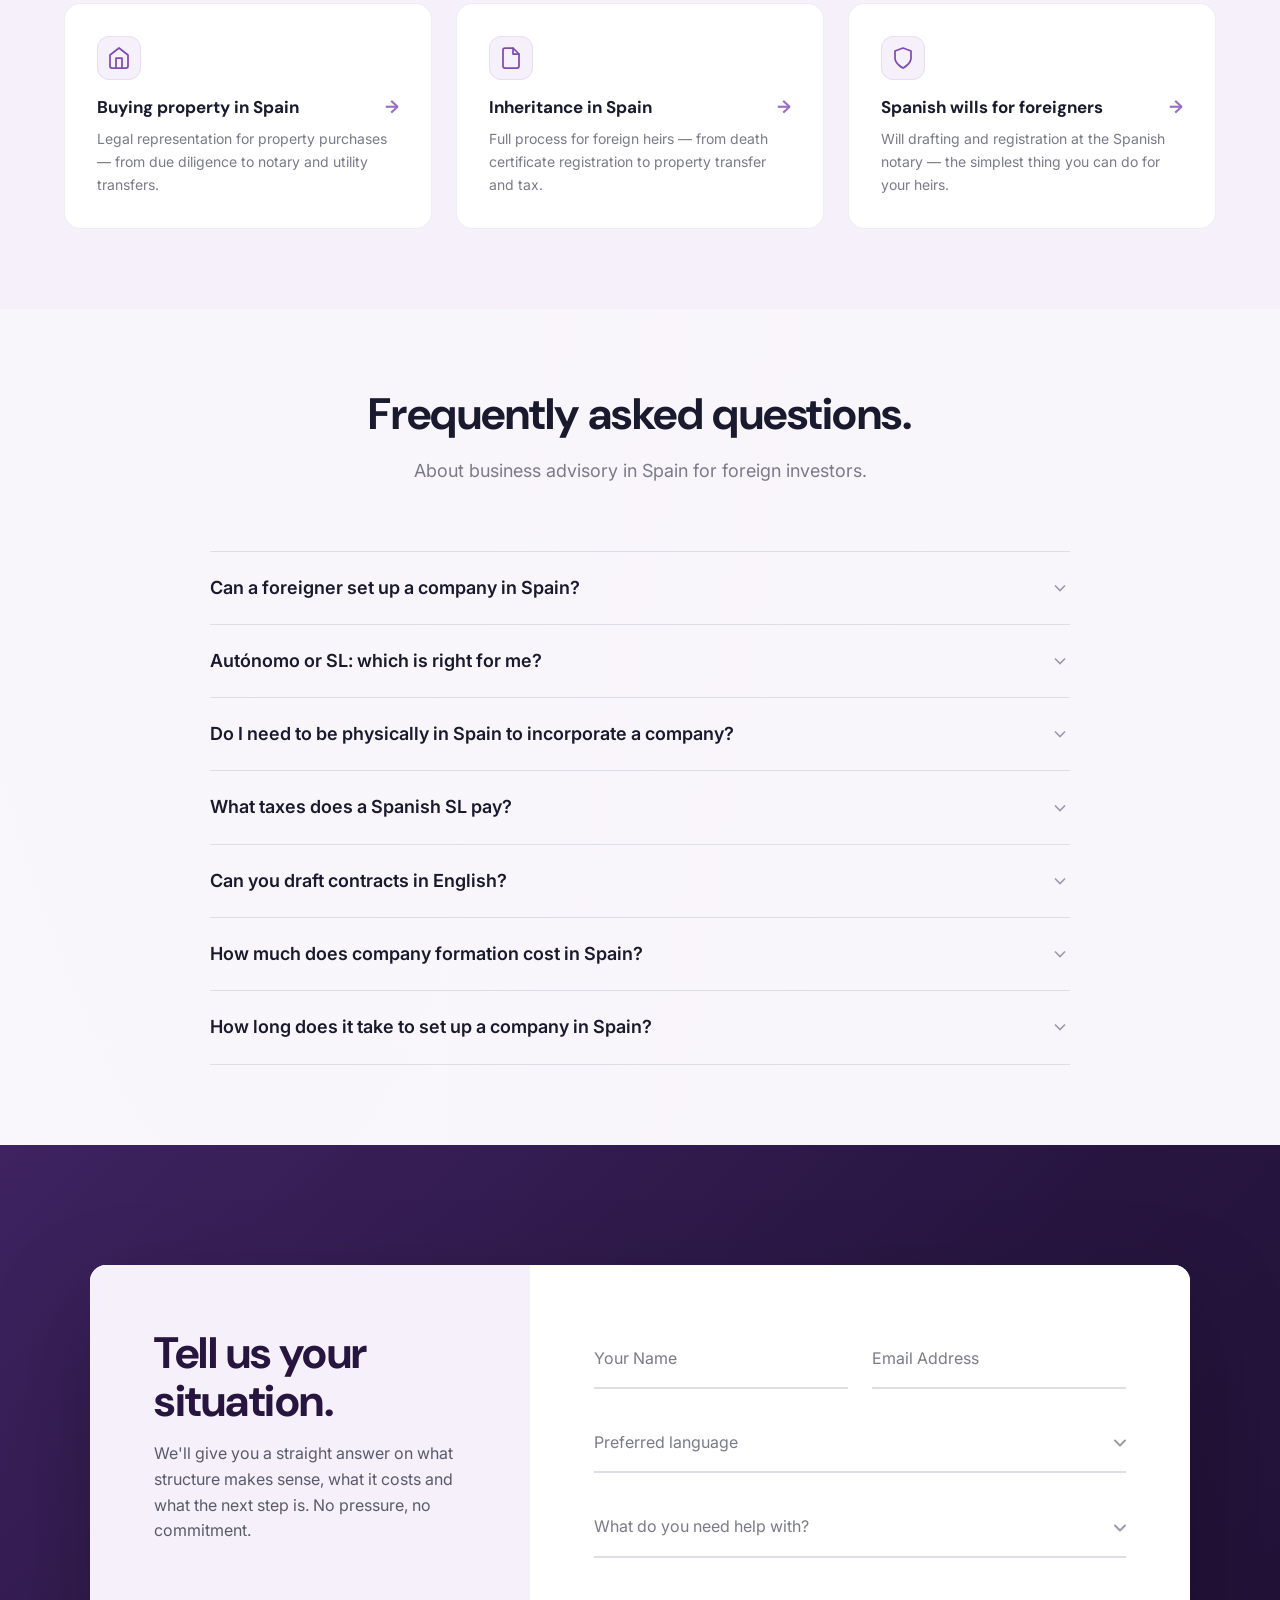
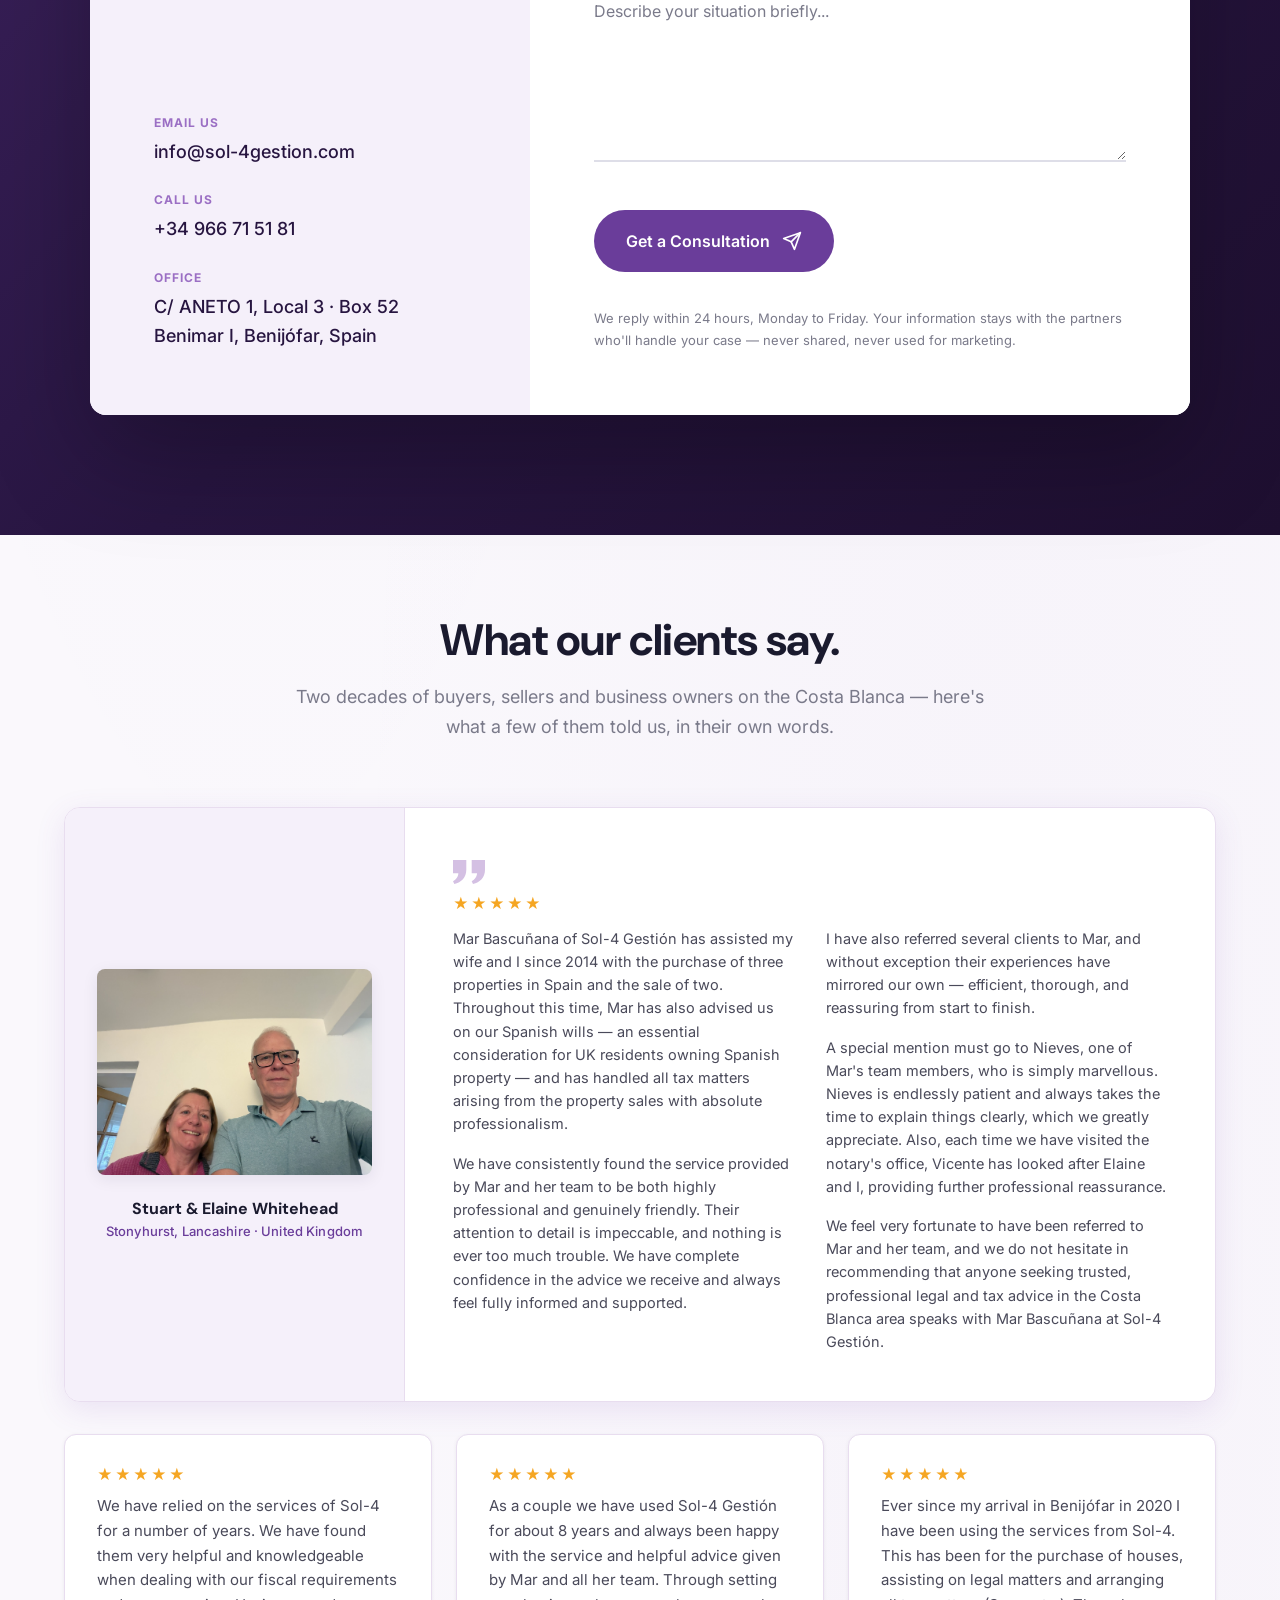
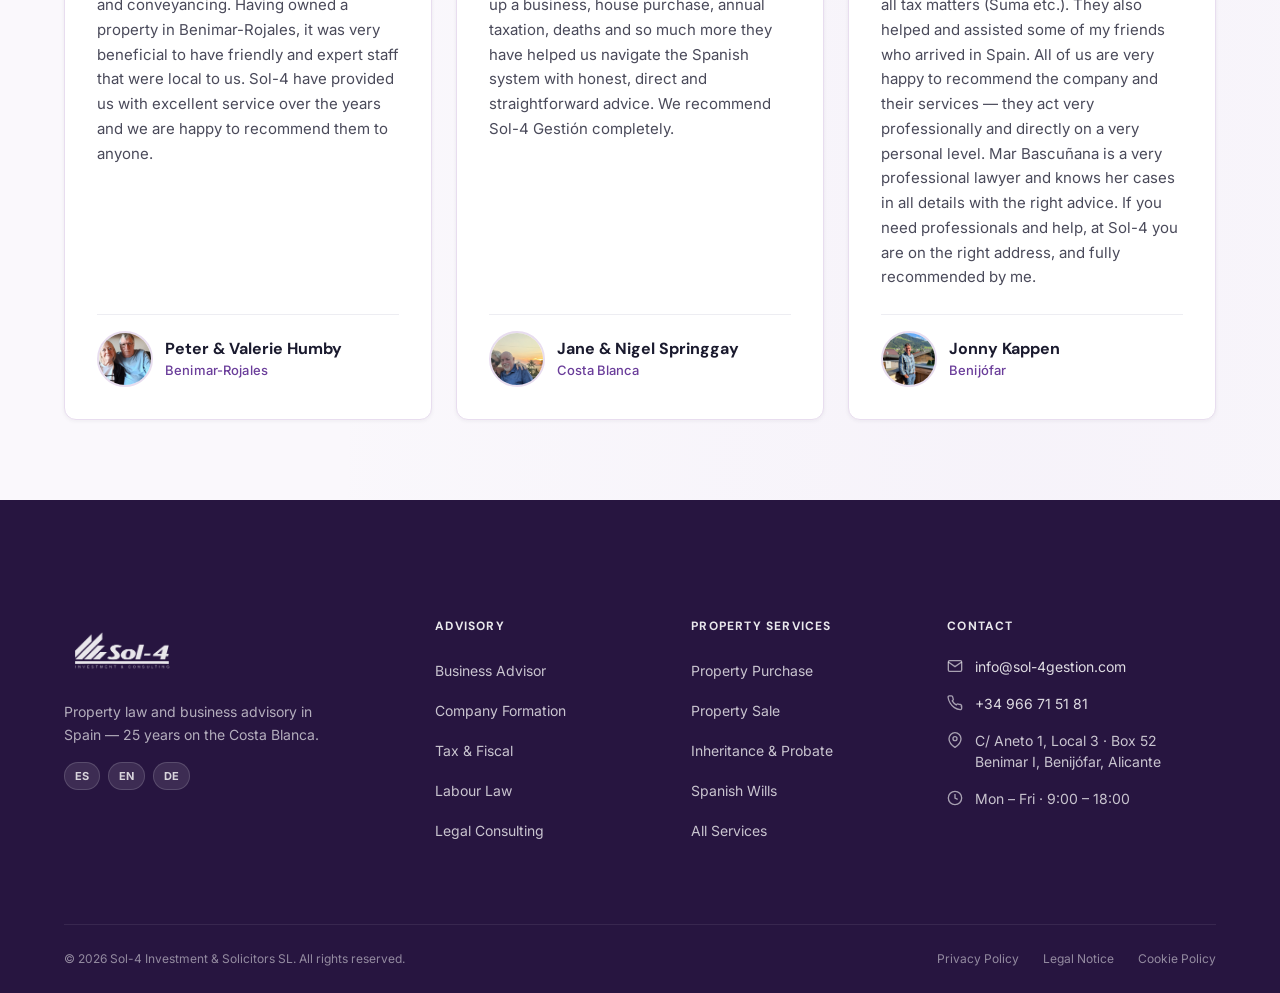
<file: pages/advisory/index.html>
<!DOCTYPE html>
<html lang="en">

<head>
  <meta charset="UTF-8">
  <meta name="viewport" content="width=device-width,initial-scale=1">
  <title>Business Advisory in Spain — Sol-4 Investment &amp; Solicitors</title>
  <meta name="description"
    content="Business advisory services in Spain for foreign investors. Company formation, tax consulting, legal advisory and operational compliance on the Costa Blanca since 2001.">
  <link rel="preconnect" href="https://fonts.googleapis.com">
  <link rel="preconnect" href="https://fonts.gstatic.com" crossorigin>
  <link href="https://fonts.googleapis.com/css2?family=DM+Sans:wght@700&family=Inter:wght@400;500;600;700&display=swap"
    rel="stylesheet">
  <link rel="stylesheet" href="styles.css">
</head>

<body>

  <!-- ═══ HEADER ═══ -->
  <header class="site-header" id="site-header">
    <div class="container header-inner">
      <a href="../home/index.html" aria-label="Sol-4 Home">
        <img src="../../assets/logo/logo-sol-4.png" alt="Sol-4 Logo" class="logo">
      </a>
      <nav class="nav-links" id="nav-links">
        <div class="nav-dropdown">
          <button class="nav-dropdown-trigger" aria-expanded="false">
            Services
            <svg xmlns="http://www.w3.org/2000/svg" width="14" height="14" viewBox="0 0 24 24" fill="none"
              stroke="currentColor" stroke-width="2.5">
              <polyline points="6 9 12 15 18 9" />
            </svg>
          </button>
          <div class="nav-dropdown-menu">
            <div class="dropdown-col">
              <span class="dropdown-label">Additional Services</span>
              <a href="../nie-spain/index.html" class="dropdown-link">NIE Spain</a>
              <a href="../notary-representation-spain/index.html" class="dropdown-link">Notary Representation</a>
              <a href="../urban-legal-checks/index.html" class="dropdown-link">Urban &amp; Legal Checks</a>
            </div>
            <div class="dropdown-col">
              <span class="dropdown-label">Business Advisory</span>
              <a href="index.html" class="dropdown-link nav-active-item">Advisory</a>
              <a href="../tax-accounting/index.html" class="dropdown-link">Tax &amp; Accounting</a>
              <a href="../company-formation/index.html" class="dropdown-link">Company Formation</a>
              <a href="../labour-law/index.html" class="dropdown-link">Labour Law</a>
            </div>
            <div class="dropdown-all">
              <a href="../services-container/index.html" class="dropdown-all-link">All services →</a>
            </div>
          </div>
        </div>
        <a href="../about-us/index.html">About</a>
        <a href="https://sol-4gestion.biloop.es" class="nav-biloop" target="_blank" rel="noopener">BTB Portal</a>
        <a href="../contact/index.html" class="btn btn-primary">Contact Us</a>
      </nav>
      <button class="mobile-toggle" id="mobile-toggle" aria-label="Menu">
        <span></span><span></span><span></span>
      </button>
    </div>
  </header>

  <!-- ═══ PAGE HERO ═══ -->
  <section class="page-hero" id="page-hero">
    <div class="ph-bg">
      <div class="ph-glow ph-glow-1"></div>
      <div class="ph-glow ph-glow-2"></div>
      <div class="ph-grid"></div>
    </div>
    <div class="container">
      <div class="ph-inner">
        <h1>Business advisory in Spain<br><span class="ph-accent">for foreign investors.</span></h1>
        <p class="ph-body">Setting up or running a business in Spain as a foreigner is not straightforward. The legal
          structure, the tax obligations, the contracts — things don't work quite the same way as they do back home.
          <strong>And mistakes made early can be costly and difficult to fix.</strong></p>
        <p class="ph-body">At Sol-4 Gestión, we've been advising foreign investors and entrepreneurs on the Costa
          Blanca since 2001. We work in English, we know the Spanish business and legal system from the ground up, and
          we give you the advice you actually need.</p>
        <div class="ph-ctas">
          <a href="#contact" class="btn btn-primary">Get a consultation</a>
          <a href="#what-we-do" class="btn btn-secondary">What we cover</a>
        </div>
      </div>
    </div>
  </section>

  <!-- ═══ TRUST STRIP ═══ -->
  <div class="svc-strip">
    <div class="container">
      <ul class="svc-strip-list">
        <li><span class="strip-diamond">✦</span>25 years on the Costa Blanca</li>
        <li><span class="strip-diamond">✦</span>English, Spanish and German</li>
        <li><span class="strip-diamond">✦</span>Response within 24 hours</li>
        <li><span class="strip-diamond">✦</span>2,500+ operations handled</li>
      </ul>
    </div>
  </div>

  <!-- ═══ WHAT WE DO ═══ -->
  <section class="section" id="what-we-do">
    <div class="container">
      <div class="section-header reveal">
        <h2>What we do.</h2>
        <p>We act as a dedicated business advisor for foreign clients on the Costa Blanca and across the Valencian
          Community — covering the full lifecycle of a foreign business in Spain, from day one through ongoing
          compliance and growth decisions.</p>
      </div>

      <div class="svc-blocks">

        <!-- 01 — Business Advisor -->
        <article class="svc-block reveal" id="advisor">
          <div class="svc-block-deco">01</div>
          <div class="svc-block-top">
            <div class="svc-icon-ring">
              <svg xmlns="http://www.w3.org/2000/svg" width="22" height="22" viewBox="0 0 24 24" fill="none"
                stroke="currentColor" stroke-width="1.75" stroke-linecap="round" stroke-linejoin="round">
                <path d="M17 21v-2a4 4 0 0 0-4-4H5a4 4 0 0 0-4 4v2" />
                <circle cx="9" cy="7" r="4" />
                <path d="M23 21v-2a4 4 0 0 0-3-3.87" />
                <path d="M16 3.13a4 4 0 0 1 0 7.75" />
              </svg>
            </div>
            <span class="svc-category-tag">Dedicated Advisor</span>
          </div>
          <div class="svc-block-content">
            <h3>Business advisor for foreign investors</h3>
            <p class="svc-lead">Many foreign investors arrive in Spain with a clear idea of what they want to do, but
              without a full understanding of how the Spanish business environment works. Which structure to choose, what
              the real obligations are, where the risks lie — things other advisors often don't flag until they've
              already become a problem.</p>
            <p>We review your situation, identify what needs to be in place legally and fiscally, and advise on the
              decisions that have long-term consequences: structure, contracts, tax position, liability. This is not
              off-the-shelf advice. It starts with understanding your business, your country of origin, and what you're
              trying to build in Spain.</p>
          </div>
          <div class="svc-block-footer">
            <a href="#contact" class="svc-cta-link">Talk to us about your business <span>→</span></a>
          </div>
        </article>

        <!-- 02 — Advisory Services -->
        <article class="svc-block svc-block-tinted reveal reveal-delay-1" id="formation">
          <div class="svc-block-deco">02</div>
          <div class="svc-block-top">
            <div class="svc-icon-ring">
              <svg xmlns="http://www.w3.org/2000/svg" width="22" height="22" viewBox="0 0 24 24" fill="none"
                stroke="currentColor" stroke-width="1.75" stroke-linecap="round" stroke-linejoin="round">
                <rect x="2" y="7" width="20" height="14" rx="2" ry="2" />
                <path d="M16 21V5a2 2 0 0 0-2-2h-4a2 2 0 0 0-2 2v16" />
              </svg>
            </div>
            <span class="svc-category-tag">Business Setup</span>
          </div>
          <div class="svc-block-content">
            <h3>Business advisory services</h3>
            <p class="svc-lead">Our advisory work covers everything a foreign investor needs to operate legally and
              efficiently in Spain — from the first structural decision to ongoing compliance.</p>
            <ul class="svc-list">
              <li>Advising on the most suitable legal structure (SL, branch, autónomo, holding)</li>
              <li>Reviewing business plans from a Spanish legal and tax perspective</li>
              <li>Guiding you through company incorporation and registry obligations</li>
              <li>Advising on employment law, contract obligations and liability</li>
              <li>Supporting commercial negotiations with Spanish partners or clients</li>
              <li>Acting as your permanent point of contact in Spain for any business matter</li>
            </ul>
            <p class="svc-callout">Most clients need <strong>someone in Spain they can call when a decision has to be
                made.</strong> That's the role we play.</p>
          </div>
          <div class="svc-block-footer">
            <a href="#contact" class="svc-cta-link">Talk to us about your situation <span>→</span></a>
          </div>
        </article>

        <!-- 03 — Consulting Services -->
        <article class="svc-block reveal" id="consulting">
          <div class="svc-block-deco">03</div>
          <div class="svc-block-top">
            <div class="svc-icon-ring">
              <svg xmlns="http://www.w3.org/2000/svg" width="22" height="22" viewBox="0 0 24 24" fill="none"
                stroke="currentColor" stroke-width="1.75" stroke-linecap="round" stroke-linejoin="round">
                <polyline points="22 12 18 12 15 21 9 3 6 12 2 12" />
              </svg>
            </div>
            <span class="svc-category-tag">Consulting</span>
          </div>
          <div class="svc-block-content">
            <h3>Consulting services in Spain</h3>
            <p class="svc-lead">We combine legal, tax, and business expertise to help you make decisions that are both
              compliant and commercially sound.</p>

            <div class="consulting-grid">
              <div class="consulting-card">
                <h4>Legal &amp; corporate</h4>
                <p>Company formation, corporate governance, contract review, commercial disputes and shareholder
                  agreements — handled by professionals who know Spanish mercantile law.</p>
              </div>
              <div class="consulting-card">
                <h4>Fiscal</h4>
                <p>Tax structure for foreign-owned businesses, corporate income tax, VAT obligations, cross-border
                  taxation and double taxation treaty application.</p>
              </div>
              <div class="consulting-card" id="operational">
                <h4>Operational</h4>
                <p>Employment contracts, payroll compliance, labour law obligations and Social Security registration —
                  the administrative side most foreign owners underestimate.</p>
              </div>
              <div class="consulting-card">
                <h4>Strategic entry</h4>
                <p>If you're evaluating whether to establish a presence in Spain, we give you a clear picture of the
                  requirements, costs, timelines and risks — before you commit.</p>
              </div>
            </div>
          </div>
          <div class="svc-block-footer">
            <a href="#contact" class="svc-cta-link">Discuss your consulting needs <span>→</span></a>
          </div>
        </article>

        <!-- 04 — Legal Consulting -->
        <article class="svc-block svc-block-tinted reveal reveal-delay-1" id="legal-consulting">
          <div class="svc-block-deco">04</div>
          <div class="svc-block-top">
            <div class="svc-icon-ring">
              <svg xmlns="http://www.w3.org/2000/svg" width="22" height="22" viewBox="0 0 24 24" fill="none"
                stroke="currentColor" stroke-width="1.75" stroke-linecap="round" stroke-linejoin="round">
                <path d="M14 2H6a2 2 0 0 0-2 2v16a2 2 0 0 0 2 2h12a2 2 0 0 0 2-2V8z" />
                <polyline points="14 2 14 8 20 8" />
                <line x1="16" y1="13" x2="8" y2="13" />
                <line x1="16" y1="17" x2="8" y2="17" />
              </svg>
            </div>
            <span class="svc-category-tag">Legal Protection</span>
          </div>
          <div class="svc-block-content">
            <h3>Legal consulting for foreign businesses</h3>
            <p class="svc-lead">Legal consulting covers the decisions that determine whether your business is legally
              protected, fiscally efficient, and operationally compliant from day one.</p>
            <ul class="svc-list">
              <li>Review of all corporate and commercial contracts before signature</li>
              <li>Legal due diligence on Spanish companies, properties or assets before acquisition</li>
              <li>Shareholder agreements, joint venture terms and partnership structures</li>
              <li>Employment law compliance: contracts, dismissals, settlement agreements</li>
              <li>Trademark registration and IP protection in Spain and the EU</li>
              <li>Legal representation before Spanish administrative bodies and courts</li>
            </ul>
            <p class="svc-callout">A legal consultant tells you what to do <strong>before there's a problem.</strong>
              That's how we work.</p>
          </div>
          <div class="svc-block-footer">
            <a href="#contact" class="svc-cta-link">Talk to us about legal protection <span>→</span></a>
          </div>
        </article>

      </div>
    </div>
  </section>

  <!-- ═══ WHY SOL-4 ═══ -->
  <section class="section pledge-section" id="why">
    <div class="container">
      <div class="pledge-layout">

        <div class="pledge-left reveal">
          <h2>Why foreign investors<br>
            <span class="lila-text">choose&nbsp;Sol-4.</span>
          </h2>
          <p class="pledge-intro">Our clients come from different starting points — some are setting up a business for
            the first time, others are expanding into Spain from an established operation. What they have in common is
            that they need reliable advice from someone who actually knows the system.</p>
          <div class="pledge-quote-card">
            <svg class="quote-icon" xmlns="http://www.w3.org/2000/svg" width="28" height="28" viewBox="0 0 24 24"
              fill="none" stroke="currentColor" stroke-width="2" stroke-linecap="round" stroke-linejoin="round">
              <path
                d="M3 21c3 0 7-1 7-8V5c0-1.25-.756-2.017-2-2H4c-1.25 0-2 .75-2 1.972V11c0 1.25.75 2 2 2 1 0 1 0 1 1v1c0 1-1 2-2 2s-1 .008-1 1.031V20c0 1 0 1 1 1z" />
              <path
                d="M15 21c3 0 7-1 7-8V5c0-1.25-.757-2.017-2-2h-4c-1.25 0-2 .75-2 1.972V11c0 1.25.75 2 2 2h.75c0 2.25.25 4-2.75 4v3c0 1 0 1 1 1z" />
            </svg>
            <p>Have a business in Spain or thinking about setting one up? Tell us your situation. We'll give you a
              straight answer on what structure makes sense, what it costs and what the next step is.</p>
          </div>
        </div>

        <div class="pledge-right reveal reveal-delay-1">
          <div class="pledge-card">
            <div class="pledge-item">
              <div class="pledge-item-icon">
                <svg xmlns="http://www.w3.org/2000/svg" width="20" height="20" viewBox="0 0 24 24" fill="none"
                  stroke="currentColor" stroke-width="2">
                  <path d="M21 15a2 2 0 0 1-2 2H7l-4 4V5a2 2 0 0 1 2-2h14a2 2 0 0 1 2 2z" />
                </svg>
              </div>
              <div>
                <h5>We work in English</h5>
                <p>Every consultation, contract and filing is handled in a language you understand. You always know
                  exactly what is happening with your business in Spain.</p>
              </div>
            </div>
            <div class="pledge-divider"></div>
            <div class="pledge-item">
              <div class="pledge-item-icon">
                <svg xmlns="http://www.w3.org/2000/svg" width="20" height="20" viewBox="0 0 24 24" fill="none"
                  stroke="currentColor" stroke-width="2">
                  <path d="M22 11.08V12a10 10 0 1 1-5.93-9.14" />
                  <polyline points="22 4 12 14.01 9 11.01" />
                </svg>
              </div>
              <div>
                <h5>We tell you what you actually need</h5>
                <p>We start by understanding your situation and recommend only what makes sense for it. No upselling,
                  no unnecessary complexity.</p>
              </div>
            </div>
            <div class="pledge-divider"></div>
            <div class="pledge-item">
              <div class="pledge-item-icon">
                <svg xmlns="http://www.w3.org/2000/svg" width="20" height="20" viewBox="0 0 24 24" fill="none"
                  stroke="currentColor" stroke-width="2">
                  <rect x="2" y="7" width="20" height="14" rx="2" ry="2" />
                  <path d="M16 21V5a2 2 0 0 0-2-2h-4a2 2 0 0 0-2 2v16" />
                </svg>
              </div>
              <div>
                <h5>One team, start to finish</h5>
                <p>Company formation, contracts, payroll, tax, trademark: the same office handles it all. No handoffs,
                  no gaps between advisors.</p>
              </div>
            </div>
            <div class="pledge-divider"></div>
            <div class="pledge-item">
              <div class="pledge-item-icon">
                <svg xmlns="http://www.w3.org/2000/svg" width="20" height="20" viewBox="0 0 24 24" fill="none"
                  stroke="currentColor" stroke-width="2">
                  <circle cx="12" cy="12" r="10" />
                  <polyline points="12 6 12 12 16 14" />
                </svg>
              </div>
              <div>
                <h5>25 years on the Costa Blanca</h5>
                <p>We know what the local Mercantile Registry requires, which procedures run slow and how to prevent
                  the mistakes that cost the most to fix.</p>
              </div>
            </div>
          </div>
        </div>

      </div>
    </div>
  </section>

  <!-- ═══ OTHER SERVICES ═══ -->
  <section class="section section-alt" id="other-services">
    <div class="container">
      <div class="section-header reveal">
        <h2>Also need help with property?</h2>
        <p>If you need help with property purchase, a Spanish inheritance or a will, those are handled separately by
          the same team.</p>
      </div>
      <div class="other-grid reveal">
        <a href="../../pages/services-container/index.html#buying" class="other-card">
          <div class="other-card-icon">
            <svg xmlns="http://www.w3.org/2000/svg" width="24" height="24" viewBox="0 0 24 24" fill="none"
              stroke="currentColor" stroke-width="1.75" stroke-linecap="round" stroke-linejoin="round">
              <path d="M3 9l9-7 9 7v11a2 2 0 0 1-2 2H5a2 2 0 0 1-2-2z" />
              <polyline points="9 22 9 12 15 12 15 22" />
            </svg>
          </div>
          <div class="other-card-body">
            <h4>Buying property in Spain <span class="other-card-arrow">→</span></h4>
            <p>Legal representation for property purchases — from due diligence to notary and utility transfers.</p>
          </div>
        </a>
        <a href="../../pages/services-container/index.html#inheritance" class="other-card">
          <div class="other-card-icon">
            <svg xmlns="http://www.w3.org/2000/svg" width="24" height="24" viewBox="0 0 24 24" fill="none"
              stroke="currentColor" stroke-width="1.75" stroke-linecap="round" stroke-linejoin="round">
              <path d="M14 2H6a2 2 0 0 0-2 2v16a2 2 0 0 0 2 2h12a2 2 0 0 0 2-2V8z" />
              <polyline points="14 2 14 8 20 8" />
            </svg>
          </div>
          <div class="other-card-body">
            <h4>Inheritance in Spain <span class="other-card-arrow">→</span></h4>
            <p>Full process for foreign heirs — from death certificate registration to property transfer and tax.</p>
          </div>
        </a>
        <a href="../../pages/services-container/index.html#wills" class="other-card">
          <div class="other-card-icon">
            <svg xmlns="http://www.w3.org/2000/svg" width="24" height="24" viewBox="0 0 24 24" fill="none"
              stroke="currentColor" stroke-width="1.75" stroke-linecap="round" stroke-linejoin="round">
              <path d="M12 22s8-4 8-10V5l-8-3-8 3v7c0 6 8 10 8 10z" />
            </svg>
          </div>
          <div class="other-card-body">
            <h4>Spanish wills for foreigners <span class="other-card-arrow">→</span></h4>
            <p>Will drafting and registration at the Spanish notary — the simplest thing you can do for your heirs.</p>
          </div>
        </a>
      </div>
    </div>
  </section>

  <!-- ═══ FAQ ═══ -->
  <section class="section" id="faq">
    <div class="container">
      <div class="section-header reveal">
        <h2>Frequently asked questions.</h2>
        <p>About business advisory in Spain for foreign investors.</p>
      </div>
      <div class="faq-list reveal">

        <div class="faq-item">
          <button class="faq-q" aria-expanded="false">
            <span>Can a foreigner set up a company in Spain?</span>
            <svg class="faq-chevron" width="20" height="20" viewBox="0 0 24 24" fill="none" stroke="currentColor"
              stroke-width="2">
              <polyline points="6 9 12 15 18 9" />
            </svg>
          </button>
          <div class="faq-a" hidden>
            <p>Yes, there are no nationality restrictions. You'll need a NIE (Número de Identificación de Extranjero)
              and a Spanish bank account. We handle both as part of the incorporation process. The whole thing typically
              takes two to four weeks.</p>
          </div>
        </div>

        <div class="faq-item">
          <button class="faq-q" aria-expanded="false">
            <span>Autónomo or SL: which is right for me?</span>
            <svg class="faq-chevron" width="20" height="20" viewBox="0 0 24 24" fill="none" stroke="currentColor"
              stroke-width="2">
              <polyline points="6 9 12 15 18 9" />
            </svg>
          </button>
          <div class="faq-a" hidden>
            <p>An autónomo is simpler and cheaper to set up, but gives you no separation between personal and business
              liability. An SL costs more to incorporate and has higher administrative overhead, but protects your
              personal assets and is more efficient for larger turnover or multiple shareholders. The right answer
              depends on your situation: that's what the first consultation is for.</p>
          </div>
        </div>

        <div class="faq-item">
          <button class="faq-q" aria-expanded="false">
            <span>Do I need to be physically in Spain to incorporate a company?</span>
            <svg class="faq-chevron" width="20" height="20" viewBox="0 0 24 24" fill="none" stroke="currentColor"
              stroke-width="2">
              <polyline points="6 9 12 15 18 9" />
            </svg>
          </button>
          <div class="faq-a" hidden>
            <p>No. With a notarised power of attorney, we manage the full process remotely. The only step that sometimes
              requires your presence is opening a corporate bank account — though this is also possible remotely with
              some banks.</p>
          </div>
        </div>

        <div class="faq-item">
          <button class="faq-q" aria-expanded="false">
            <span>What taxes does a Spanish SL pay?</span>
            <svg class="faq-chevron" width="20" height="20" viewBox="0 0 24 24" fill="none" stroke="currentColor"
              stroke-width="2">
              <polyline points="6 9 12 15 18 9" />
            </svg>
          </button>
          <div class="faq-a" hidden>
            <p>The main ones are Impuesto sobre Sociedades (25% on annual profits for standard companies; 23% for
              businesses under €10M turnover; 15% for newly incorporated companies in their first two profitable years),
              IVA (VAT, 21% standard rate, filed quarterly), and social security contributions for any employees. We
              manage all of it.</p>
          </div>
        </div>

        <div class="faq-item">
          <button class="faq-q" aria-expanded="false">
            <span>Can you draft contracts in English?</span>
            <svg class="faq-chevron" width="20" height="20" viewBox="0 0 24 24" fill="none" stroke="currentColor"
              stroke-width="2">
              <polyline points="6 9 12 15 18 9" />
            </svg>
          </button>
          <div class="faq-a" hidden>
            <p>Yes — we draft bilingual contracts in English and Spanish where required. The Spanish version is the
              legally operative one, but you receive both so you understand exactly what you're signing.</p>
          </div>
        </div>

        <div class="faq-item">
          <button class="faq-q" aria-expanded="false">
            <span>How much does company formation cost in Spain?</span>
            <svg class="faq-chevron" width="20" height="20" viewBox="0 0 24 24" fill="none" stroke="currentColor"
              stroke-width="2">
              <polyline points="6 9 12 15 18 9" />
            </svg>
          </button>
          <div class="faq-a" hidden>
            <p>Total costs — notary, Mercantile Registry and our fees — typically range between €1,500 and €3,500
              depending on complexity. We give you a fixed quote before starting. No surprises.</p>
          </div>
        </div>

        <div class="faq-item">
          <button class="faq-q" aria-expanded="false">
            <span>How long does it take to set up a company in Spain?</span>
            <svg class="faq-chevron" width="20" height="20" viewBox="0 0 24 24" fill="none" stroke="currentColor"
              stroke-width="2">
              <polyline points="6 9 12 15 18 9" />
            </svg>
          </button>
          <div class="faq-a" hidden>
            <p>For a standard SL, the process takes between two and four weeks from the moment we have everything in
              place: NIE, bank account, signed power of attorney and agreed articles of association. The main variable
              is the notary and Mercantile Registry turnaround. We tell you at the start what to expect and flag
              anything that might cause a delay before it does.</p>
          </div>
        </div>

      </div>
    </div>
  </section>

  <!-- ═══ CONTACT ═══ -->
  <section class="section conversion" id="contact">
    <div class="container">
      <div class="contact-box reveal">
        <div class="contact-info">
          <h2>Tell us your situation.</h2>
          <p>We'll give you a straight answer on what structure makes sense, what it costs and what the next step is.
            No pressure, no commitment.</p>
          <div class="contact-details">
            <div class="detail-item">
              <span class="detail-label">Email Us</span>
              <a href="mailto:info@sol-4gestion.com" class="detail-link">info@sol-4gestion.com</a>
            </div>
            <div class="detail-item">
              <span class="detail-label">Call Us</span>
              <a href="tel:+34966715181" class="detail-link">+34 966 71 51 81</a>
            </div>
            <div class="detail-item">
              <span class="detail-label">Office</span>
              <span class="detail-text">C/ ANETO 1, Local 3 · Box 52<br>Benimar I, Benijófar, Spain</span>
            </div>
          </div>
        </div>
        <div class="contact-form-side">
          <form id="contact-form" class="premium-form" action="#" method="POST">
            <div class="form-row">
              <div class="input-wrapper">
                <input type="text" id="name" name="name" required placeholder=" ">
                <label for="name">Your Name</label>
              </div>
              <div class="input-wrapper">
                <input type="email" id="email" name="email" required placeholder=" ">
                <label for="email">Email Address</label>
              </div>
            </div>
            <div class="input-wrapper select-wrapper">
              <select id="language" name="language" required>
                <option value="" disabled selected hidden></option>
                <option value="en">English</option>
                <option value="es">Spanish / Español</option>
                <option value="de">German / Deutsch</option>
              </select>
              <label for="language">Preferred language</label>
              <div class="select-arrow">
                <svg width="12" height="8" viewBox="0 0 12 8" fill="none">
                  <path d="M1 1.5L6 6.5L11 1.5" stroke="currentColor" stroke-width="2" stroke-linecap="round"
                    stroke-linejoin="round" />
                </svg>
              </div>
            </div>
            <div class="input-wrapper select-wrapper">
              <select id="service" name="service" required>
                <option value="" disabled selected hidden></option>
                <option value="company">Company formation</option>
                <option value="tax">Tax &amp; accounting</option>
                <option value="labour">Labour law</option>
                <option value="legal">Legal consulting</option>
                <option value="entry">Strategic entry</option>
                <option value="other">Other</option>
              </select>
              <label for="service">What do you need help with?</label>
              <div class="select-arrow">
                <svg width="12" height="8" viewBox="0 0 12 8" fill="none">
                  <path d="M1 1.5L6 6.5L11 1.5" stroke="currentColor" stroke-width="2" stroke-linecap="round"
                    stroke-linejoin="round" />
                </svg>
              </div>
            </div>
            <div class="input-wrapper">
              <textarea id="message" name="message" rows="4" required placeholder=" "></textarea>
              <label for="message">Describe your situation briefly...</label>
            </div>
            <button type="submit" class="btn-submit">
              Get a Consultation
              <svg width="20" height="20" viewBox="0 0 24 24" fill="none" stroke="currentColor" stroke-width="2"
                stroke-linecap="round" stroke-linejoin="round">
                <line x1="22" y1="2" x2="11" y2="13"></line>
                <polygon points="22 2 15 22 11 13 2 9 22 2"></polygon>
              </svg>
            </button>
            <p class="trust-micro-note">We reply within 24 hours, Monday to Friday. Your information stays with the
              partners who'll handle your case — never shared, never used for marketing.</p>
          </form>
        </div>
      </div>
    </div>
  </section>

  <!-- ═══ SECTION: TESTIMONIALS ═══ -->
  <section class="section tst-section" id="testimonials">
    <div class="container">
      <div class="section-header reveal">
        <h2>What our clients say.</h2>
        <p>Two decades of buyers, sellers and business owners on the Costa Blanca — here's what a few of them told us, in their own words.</p>
      </div>

      <!-- Featured testimonial -->
      <div class="tst-featured reveal">
        <div class="tst-featured-media">
          <img src="../../assets/testimonials/t1.jpg" alt="Stuart and Elaine Whitehead" loading="lazy">
          <div class="tst-author">
            <span class="tst-author-name">Stuart &amp; Elaine Whitehead</span>
            <span class="tst-author-loc">Stonyhurst, Lancashire · United Kingdom</span>
          </div>
        </div>
        <div class="tst-featured-body">
          <svg class="tst-quote-mark" xmlns="http://www.w3.org/2000/svg" width="40" height="40" viewBox="0 0 24 24"
            fill="currentColor">
            <path d="M9.983 3v7.391c0 5.704-3.731 9.57-8.983 10.609l-.995-2.151c2.432-.917 3.995-3.638 3.995-5.849h-4v-10h9.983zm14.017 0v7.391c0 5.704-3.748 9.571-9 10.609l-.996-2.151c2.433-.917 3.996-3.638 3.996-5.849h-3.983v-10h9.983z" />
          </svg>
          <div class="tst-stars" aria-label="5 out of 5 stars">★★★★★</div>
          <div class="tst-featured-text">
            <p>Mar Bascuñana of Sol-4 Gestión has assisted my wife and I since 2014 with the purchase of three properties
              in Spain and the sale of two. Throughout this time, Mar has also advised us on our Spanish wills — an
              essential consideration for UK residents owning Spanish property — and has handled all tax matters arising
              from the property sales with absolute professionalism.</p>
            <p>We have consistently found the service provided by Mar and her team to be both highly professional and
              genuinely friendly. Their attention to detail is impeccable, and nothing is ever too much trouble. We have
              complete confidence in the advice we receive and always feel fully informed and supported.</p>
            <p>I have also referred several clients to Mar, and without exception their experiences have mirrored our own
              — efficient, thorough, and reassuring from start to finish.</p>
            <p>A special mention must go to Nieves, one of Mar's team members, who is simply marvellous. Nieves is
              endlessly patient and always takes the time to explain things clearly, which we greatly appreciate. Also,
              each time we have visited the notary's office, Vicente has looked after Elaine and I, providing further
              professional reassurance.</p>
            <p>We feel very fortunate to have been referred to Mar and her team, and we do not hesitate in recommending
              that anyone seeking trusted, professional legal and tax advice in the Costa Blanca area speaks with Mar
              Bascuñana at Sol-4 Gestión.</p>
          </div>
        </div>
      </div>

      <!-- Testimonial grid -->
      <div class="tst-grid">

        <article class="tst-card reveal">
          <div class="tst-stars" aria-label="5 out of 5 stars">★★★★★</div>
          <p class="tst-card-text">We have relied on the services of Sol-4 for a number of years. We have found them very
            helpful and knowledgeable when dealing with our fiscal requirements and conveyancing. Having owned a property
            in Benimar-Rojales, it was very beneficial to have friendly and expert staff that were local to us. Sol-4
            have provided us with excellent service over the years and we are happy to recommend them to anyone.</p>
          <div class="tst-card-foot">
            <img class="tst-avatar" src="../../assets/testimonials/t2.jpg" alt="Peter and Valerie Humby" loading="lazy">
            <div class="tst-card-who">
              <span class="tst-author-name">Peter &amp; Valerie Humby</span>
              <span class="tst-author-loc">Benimar-Rojales</span>
            </div>
          </div>
        </article>

        <article class="tst-card reveal reveal-delay-1">
          <div class="tst-stars" aria-label="5 out of 5 stars">★★★★★</div>
          <p class="tst-card-text">As a couple we have used Sol-4 Gestión for about 8 years and always been happy with the
            service and helpful advice given by Mar and all her team. Through setting up a business, house purchase,
            annual taxation, deaths and so much more they have helped us navigate the Spanish system with honest, direct
            and straightforward advice. We recommend Sol-4 Gestión completely.</p>
          <div class="tst-card-foot">
            <img class="tst-avatar" src="../../assets/testimonials/t3.jpg" alt="Jane and Nigel Springgay" loading="lazy">
            <div class="tst-card-who">
              <span class="tst-author-name">Jane &amp; Nigel Springgay</span>
              <span class="tst-author-loc">Costa Blanca</span>
            </div>
          </div>
        </article>

        <article class="tst-card reveal reveal-delay-2">
          <div class="tst-stars" aria-label="5 out of 5 stars">★★★★★</div>
          <p class="tst-card-text">Ever since my arrival in Benijófar in 2020 I have been using the services from Sol-4.
            This has been for the purchase of houses, assisting on legal matters and arranging all tax matters (Suma
            etc.). They also helped and assisted some of my friends who arrived in Spain. All of us are very happy to
            recommend the company and their services — they act very professionally and directly on a very personal
            level. Mar Bascuñana is a very professional lawyer and knows her cases in all details with the right advice.
            If you need professionals and help, at Sol-4 you are on the right address, and fully recommended by me.</p>
          <div class="tst-card-foot">
            <img class="tst-avatar" src="../../assets/testimonials/t4.jpg" alt="Jonny Kappen" loading="lazy">
            <div class="tst-card-who">
              <span class="tst-author-name">Jonny Kappen</span>
              <span class="tst-author-loc">Benijófar</span>
            </div>
          </div>
        </article>

      </div>
    </div>
  </section>

  <!-- ═══ FOOTER ═══ -->
  <footer class="site-footer">
    <div class="container">
      <div class="footer-top">
        <div class="footer-brand">
          <img src="../../assets/logo/logo-sol-4.png" alt="Sol-4 Logo" class="footer-logo">
          <p class="footer-tagline">Property law and business advisory in Spain — 25 years on the Costa Blanca.</p>
          <div class="footer-langs">
            <span class="lang-tag">ES</span>
            <span class="lang-tag">EN</span>
            <span class="lang-tag">DE</span>
          </div>
        </div>
        <div class="footer-col">
          <h4 class="footer-heading">Advisory</h4>
          <ul class="footer-links">
            <li><a href="index.html#advisor">Business Advisor</a></li>
            <li><a href="index.html#formation">Company Formation</a></li>
            <li><a href="index.html#consulting">Tax &amp; Fiscal</a></li>
            <li><a href="index.html#operational">Labour Law</a></li>
            <li><a href="index.html#legal-consulting">Legal Consulting</a></li>
          </ul>
        </div>
        <div class="footer-col">
          <h4 class="footer-heading">Property Services</h4>
          <ul class="footer-links">
            <li><a href="../../pages/services-container/index.html#buying">Property Purchase</a></li>
            <li><a href="../../pages/services-container/index.html#selling">Property Sale</a></li>
            <li><a href="../../pages/services-container/index.html#inheritance">Inheritance &amp; Probate</a></li>
            <li><a href="../../pages/services-container/index.html#wills">Spanish Wills</a></li>
            <li><a href="../../pages/services-container/index.html">All Services</a></li>
          </ul>
        </div>
        <div class="footer-col">
          <h4 class="footer-heading">Contact</h4>
          <ul class="footer-contact-list">
            <li>
              <svg xmlns="http://www.w3.org/2000/svg" width="16" height="16" viewBox="0 0 24 24" fill="none"
                stroke="currentColor" stroke-width="2">
                <path d="M4 4h16c1.1 0 2 .9 2 2v12c0 1.1-.9 2-2 2H4c-1.1 0-2-.9-2-2V6c0-1.1.9-2 2-2z" />
                <polyline points="22,6 12,13 2,6" />
              </svg>
              <a href="mailto:info@sol-4gestion.com">info@sol-4gestion.com</a>
            </li>
            <li>
              <svg xmlns="http://www.w3.org/2000/svg" width="16" height="16" viewBox="0 0 24 24" fill="none"
                stroke="currentColor" stroke-width="2">
                <path
                  d="M22 16.92v3a2 2 0 0 1-2.18 2 19.79 19.79 0 0 1-8.63-3.07A19.5 19.5 0 0 1 4.69 12 19.79 19.79 0 0 1 1.61 3.44 2 2 0 0 1 3.6 1.27h3a2 2 0 0 1 2 1.72c.127.96.361 1.903.7 2.81a2 2 0 0 1-.45 2.11L7.91 8.91a16 16 0 0 0 6 6l.91-.91a2 2 0 0 1 2.11-.45c.907.339 1.85.573 2.81.7A2 2 0 0 1 21.73 16.92z" />
              </svg>
              <a href="tel:+34966715181">+34 966 71 51 81</a>
            </li>
            <li>
              <svg xmlns="http://www.w3.org/2000/svg" width="16" height="16" viewBox="0 0 24 24" fill="none"
                stroke="currentColor" stroke-width="2">
                <path d="M21 10c0 7-9 13-9 13s-9-6-9-13a9 9 0 0 1 18 0z" />
                <circle cx="12" cy="10" r="3" />
              </svg>
              <span>C/ Aneto 1, Local 3 · Box 52<br>Benimar I, Benijófar, Alicante</span>
            </li>
            <li>
              <svg xmlns="http://www.w3.org/2000/svg" width="16" height="16" viewBox="0 0 24 24" fill="none"
                stroke="currentColor" stroke-width="2">
                <circle cx="12" cy="12" r="10" />
                <polyline points="12 6 12 12 16 14" />
              </svg>
              <span>Mon – Fri · 9:00 – 18:00</span>
            </li>
          </ul>
        </div>
      </div>
      <div class="footer-bottom">
        <p>&copy; 2026 Sol-4 Investment &amp; Solicitors SL. All rights reserved.</p>
        <div class="footer-legal-links">
          <a href="#">Privacy Policy</a>
          <a href="#">Legal Notice</a>
          <a href="#">Cookie Policy</a>
        </div>
      </div>
    </div>
  </footer>

  <!-- ═══ WHATSAPP FLOAT ═══ -->
  <a href="https://wa.me/34650817695" target="_blank" rel="noopener" class="whatsapp-float"
    aria-label="Contact us on WhatsApp">
    <svg xmlns="http://www.w3.org/2000/svg" width="28" height="28" viewBox="0 0 24 24" fill="currentColor">
      <path
        d="M17.472 14.382c-.297-.149-1.758-.867-2.03-.967-.273-.099-.471-.148-.67.15-.197.297-.767.966-.94 1.164-.173.199-.347.223-.644.075-.297-.15-1.255-.463-2.39-1.475-.883-.788-1.48-1.761-1.653-2.059-.173-.297-.018-.458.13-.606.134-.133.298-.347.446-.52.149-.174.198-.298.298-.497.099-.198.05-.371-.025-.52-.075-.149-.669-1.612-.916-2.207-.242-.579-.487-.5-.669-.51-.173-.008-.371-.01-.57-.01-.198 0-.52.074-.792.372-.272.297-1.04 1.016-1.04 2.479 0 1.462 1.065 2.875 1.213 3.074.149.198 2.096 3.2 5.077 4.487.709.306 1.262.489 1.694.625.712.227 1.36.195 1.871.118.571-.085 1.758-.719 2.006-1.413.248-.694.248-1.289.173-1.413-.074-.124-.272-.198-.57-.347m-5.421 7.403h-.004a9.87 9.87 0 0 1-5.031-1.378l-.361-.214-3.741.982.998-3.648-.235-.374a9.86 9.86 0 0 1-1.51-5.26c.001-5.45 4.436-9.884 9.888-9.884 2.64 0 5.122 1.03 6.988 2.898a9.825 9.825 0 0 1 2.893 6.994c-.003 5.45-4.437 9.884-9.885 9.884m8.413-18.297A11.815 11.815 0 0 0 12.05 0C5.495 0 .16 5.335.157 11.892c0 2.096.547 4.142 1.588 5.945L.057 24l6.305-1.654a11.882 11.882 0 0 0 5.683 1.448h.005c6.554 0 11.89-5.335 11.893-11.893a11.821 11.821 0 0 0-3.48-8.413z" />
    </svg>
  </a>

  <!-- ═══ JS ═══ -->
  <script>
    const obs = new IntersectionObserver((entries) => {
      entries.forEach(e => { if (e.isIntersecting) { e.target.classList.add('visible'); obs.unobserve(e.target) } });
    }, { threshold: .12 });
    document.querySelectorAll('.reveal').forEach(el => obs.observe(el));

    const header = document.getElementById('site-header');
    window.addEventListener('scroll', () => { header.classList.toggle('scrolled', window.scrollY > 60) }, { passive: true });

    const toggle = document.getElementById('mobile-toggle');
    const nav = document.getElementById('nav-links');
    toggle.addEventListener('click', () => { toggle.classList.toggle('active'); nav.classList.toggle('active') });
    nav.querySelectorAll('a:not(.dropdown-link):not(.dropdown-all-link)').forEach(a => a.addEventListener('click', () => { toggle.classList.remove('active'); nav.classList.remove('active') }));
    nav.querySelectorAll('.dropdown-link, .dropdown-all-link').forEach(a => a.addEventListener('click', () => { toggle.classList.remove('active'); nav.classList.remove('active') }));

    const dropdownTrigger = document.querySelector('.nav-dropdown-trigger');
    const dropdownMenu = document.querySelector('.nav-dropdown-menu');
    if (dropdownTrigger && dropdownMenu) {
      dropdownTrigger.addEventListener('click', e => {
        e.stopPropagation();
        const open = dropdownMenu.classList.toggle('open');
        dropdownTrigger.setAttribute('aria-expanded', open);
      });
      document.addEventListener('click', e => {
        if (!e.target.closest('.nav-dropdown')) {
          dropdownMenu.classList.remove('open');
          dropdownTrigger.setAttribute('aria-expanded', 'false');
        }
      });
      dropdownMenu.querySelectorAll('.dropdown-link, .dropdown-all-link').forEach(link => {
        link.addEventListener('click', () => {
          dropdownMenu.classList.remove('open');
          dropdownTrigger.setAttribute('aria-expanded', 'false');
        });
      });
    }

    document.querySelectorAll('.faq-q').forEach(btn => {
      btn.addEventListener('click', () => {
        const item = btn.closest('.faq-item');
        const answer = item.querySelector('.faq-a');
        const open = item.classList.toggle('open');
        btn.setAttribute('aria-expanded', open);
        open ? answer.removeAttribute('hidden') : answer.setAttribute('hidden', '');
      });
    });
  </script>

</body>
</html>
</file>
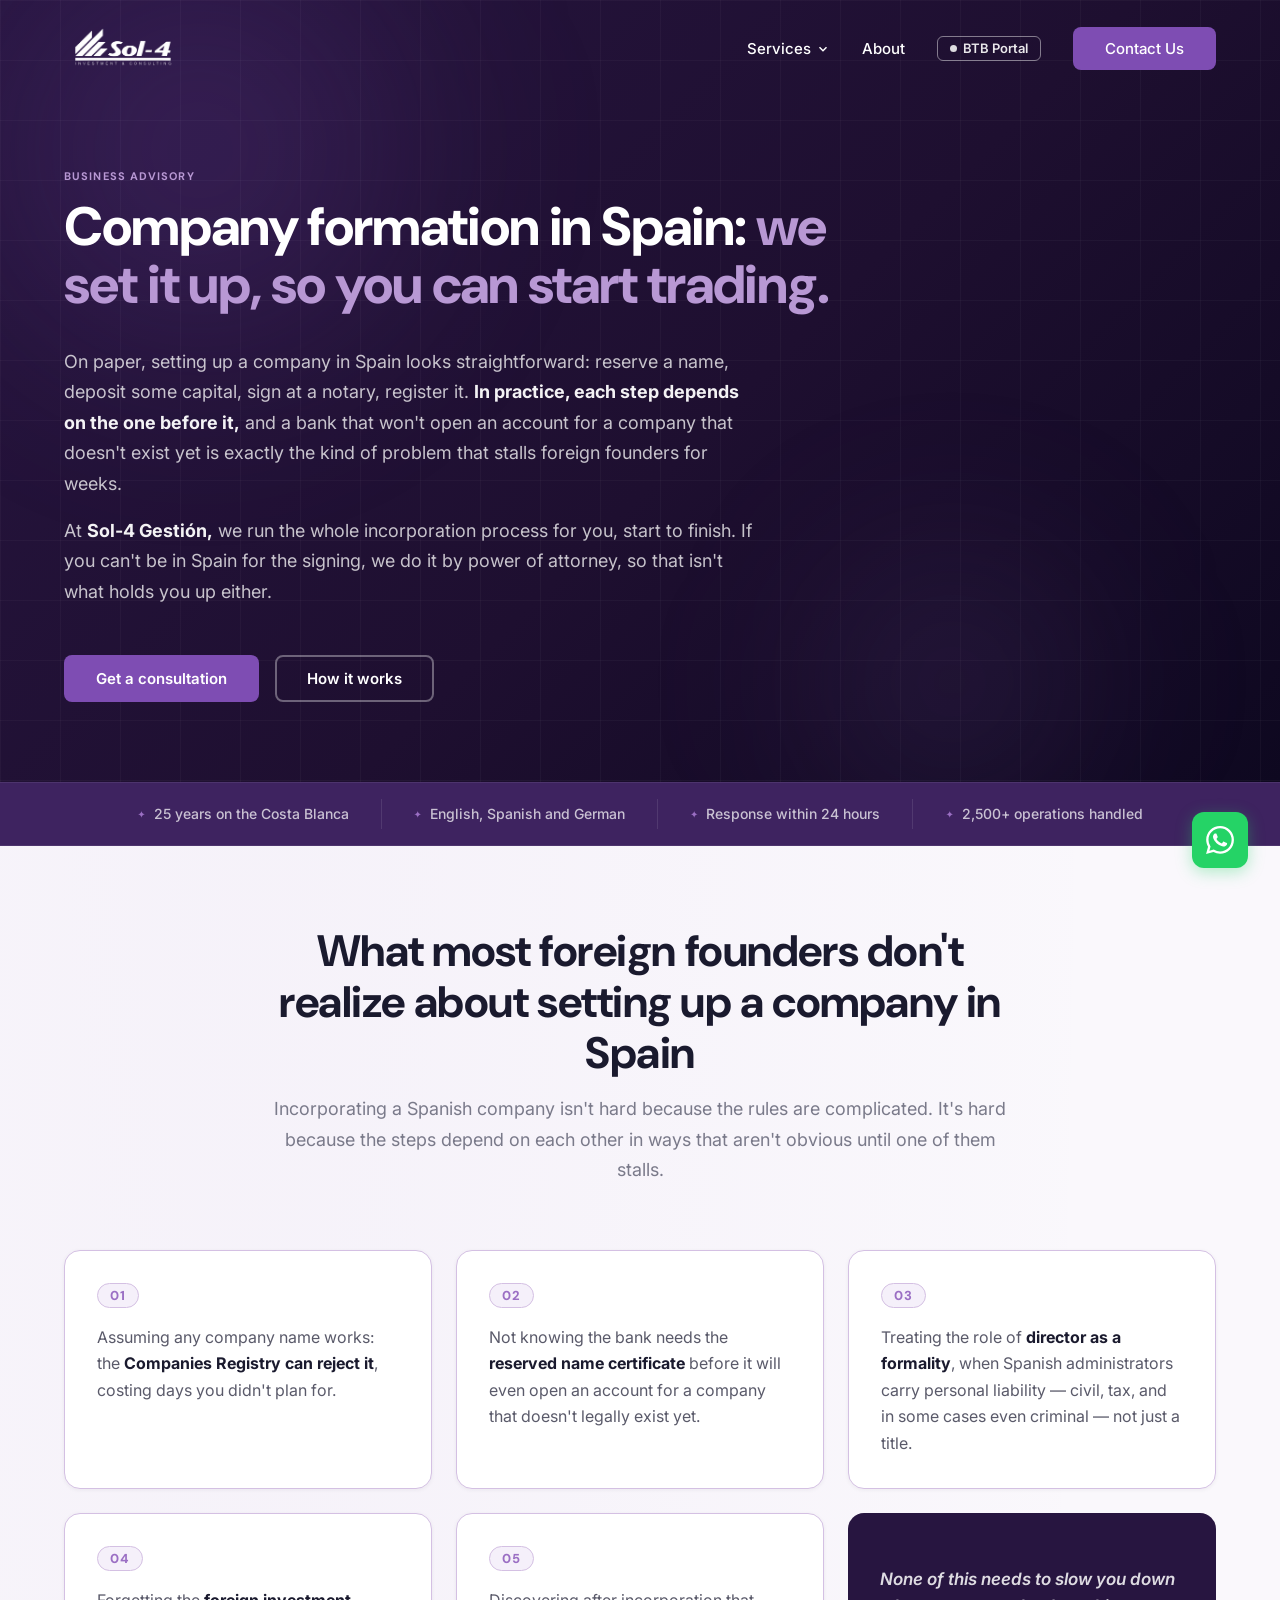
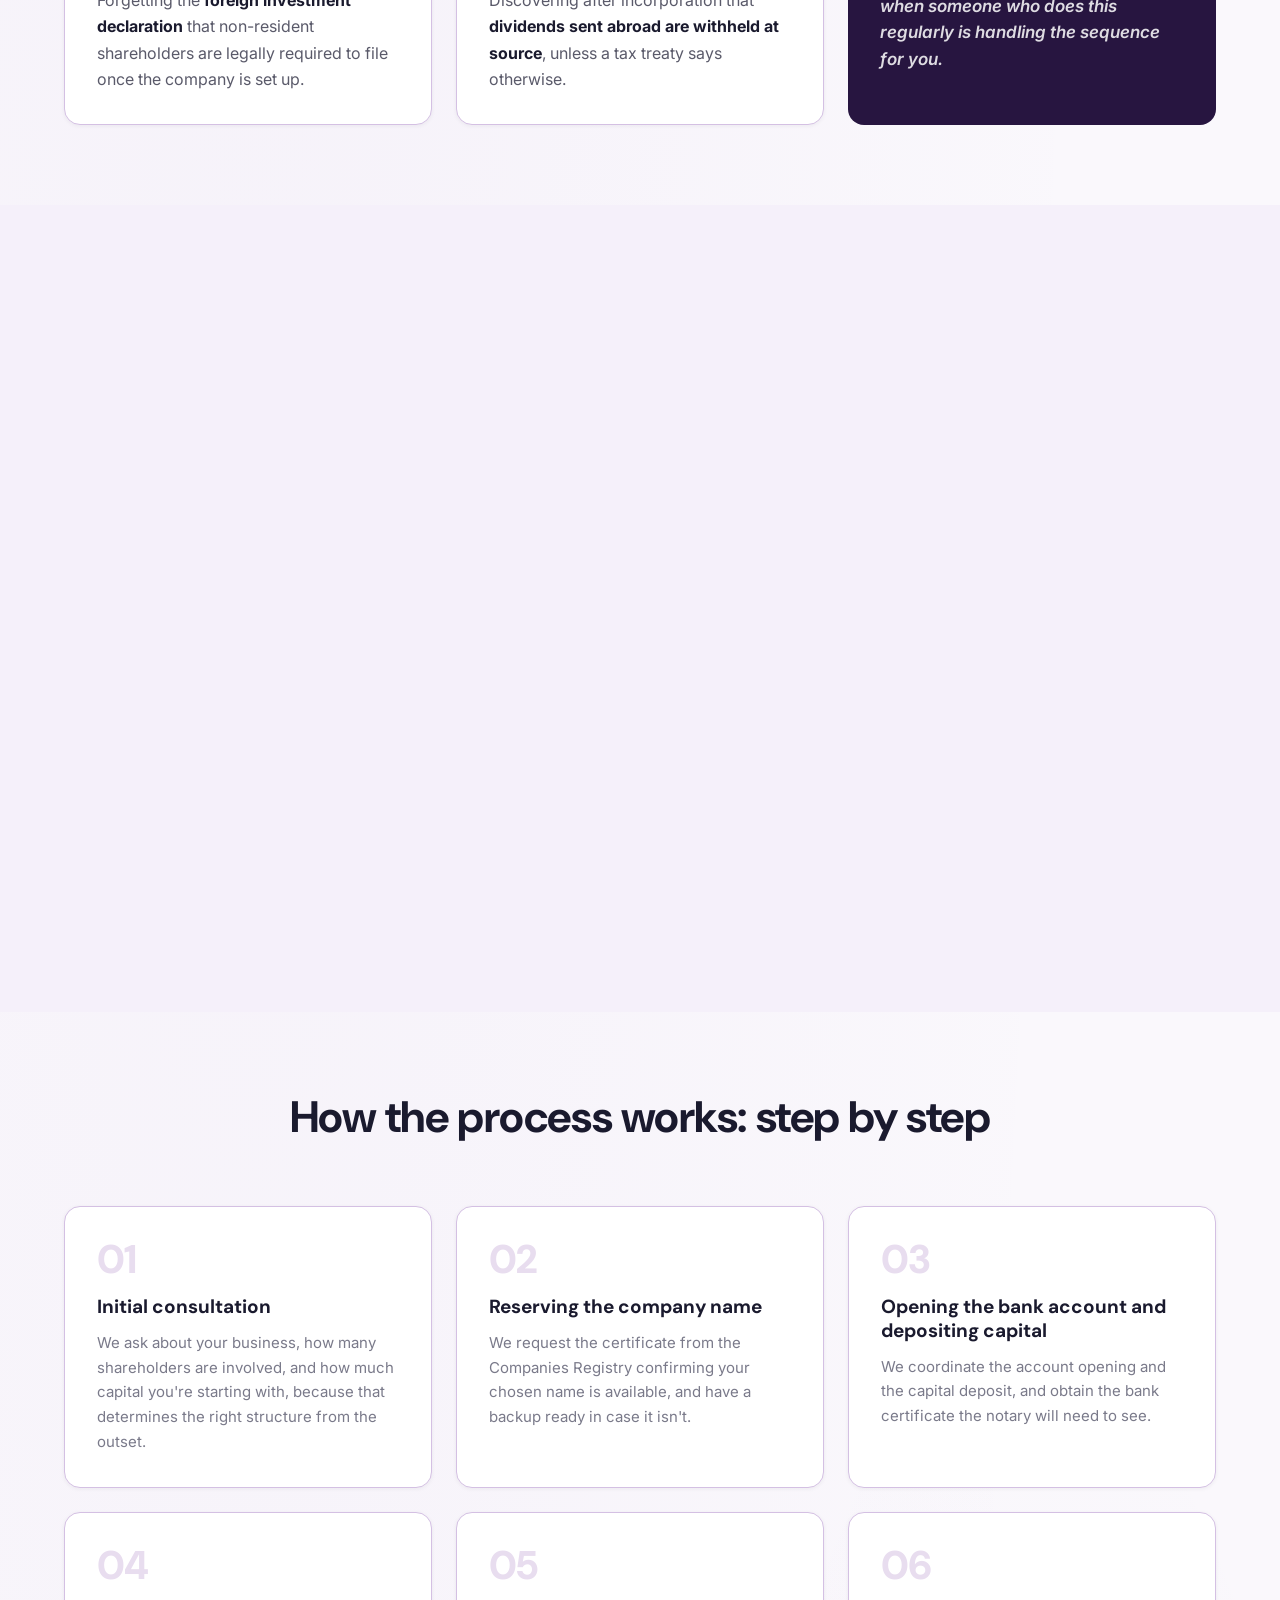
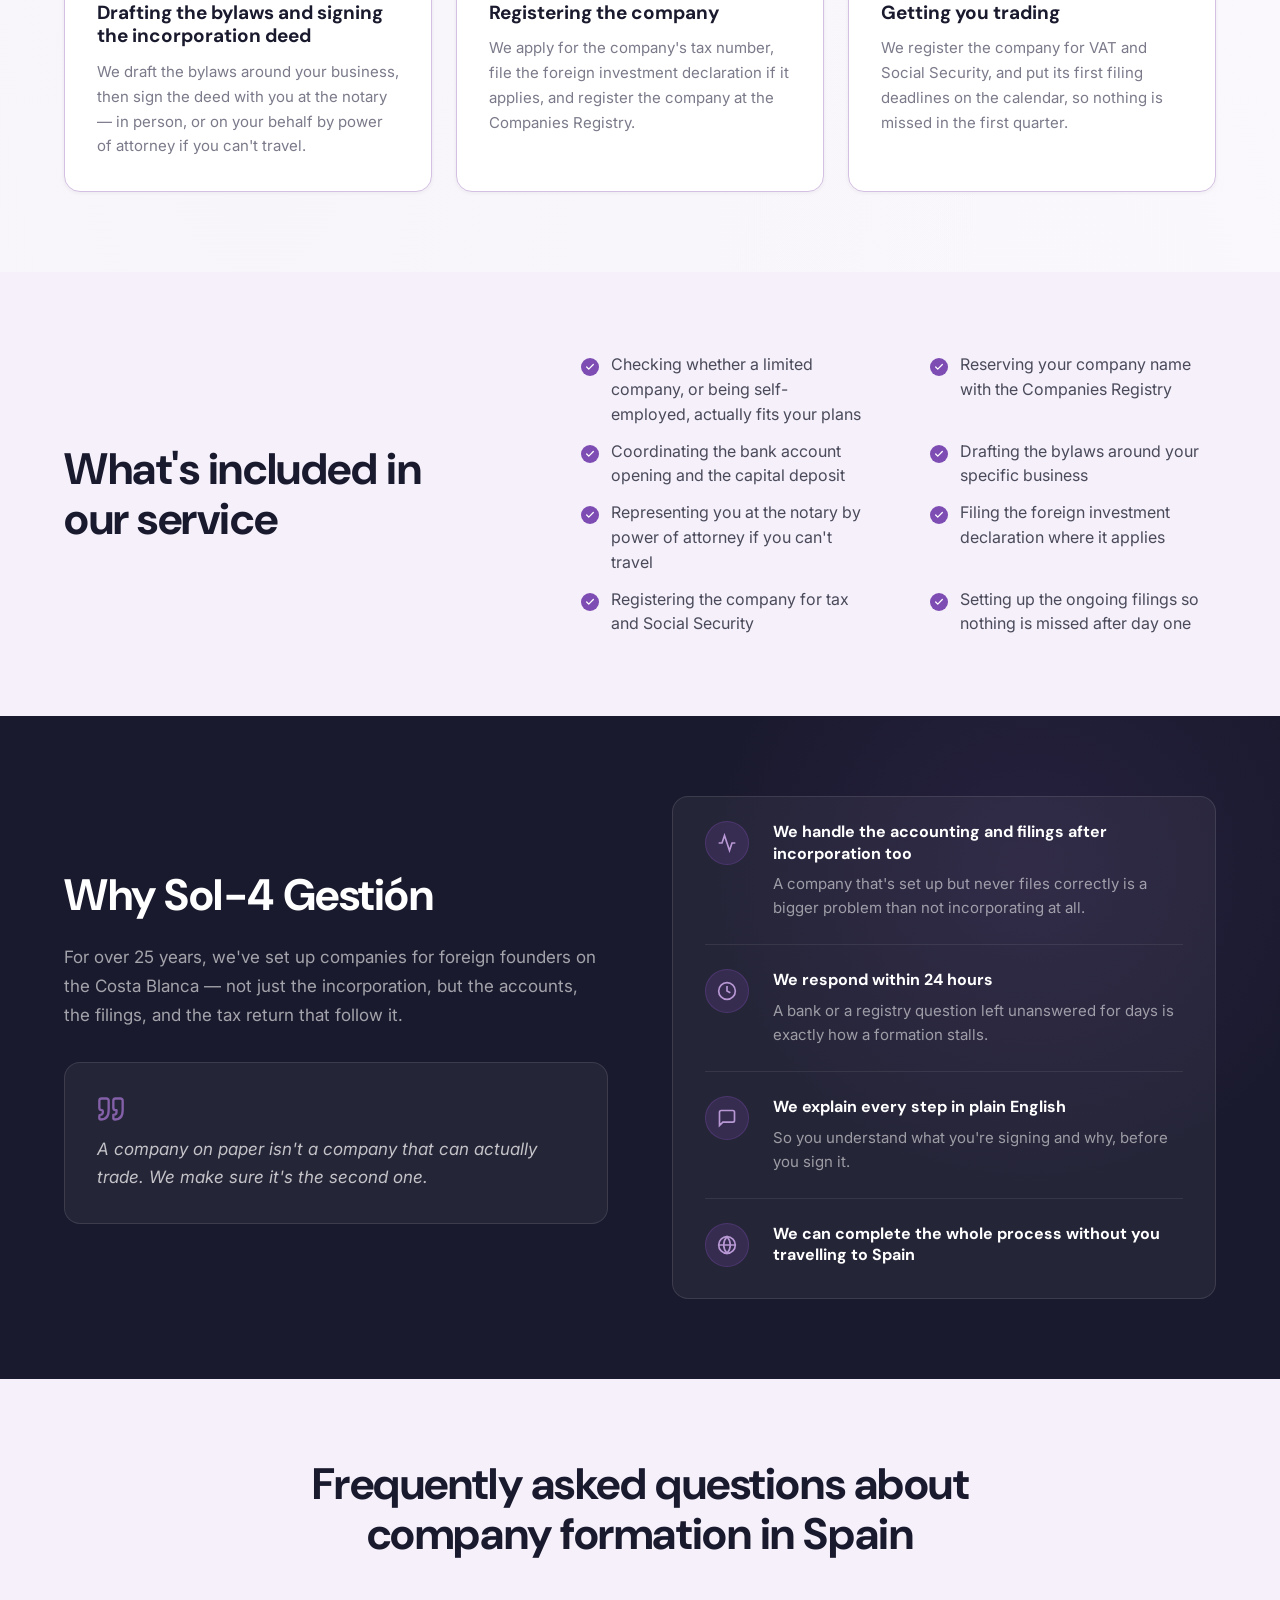
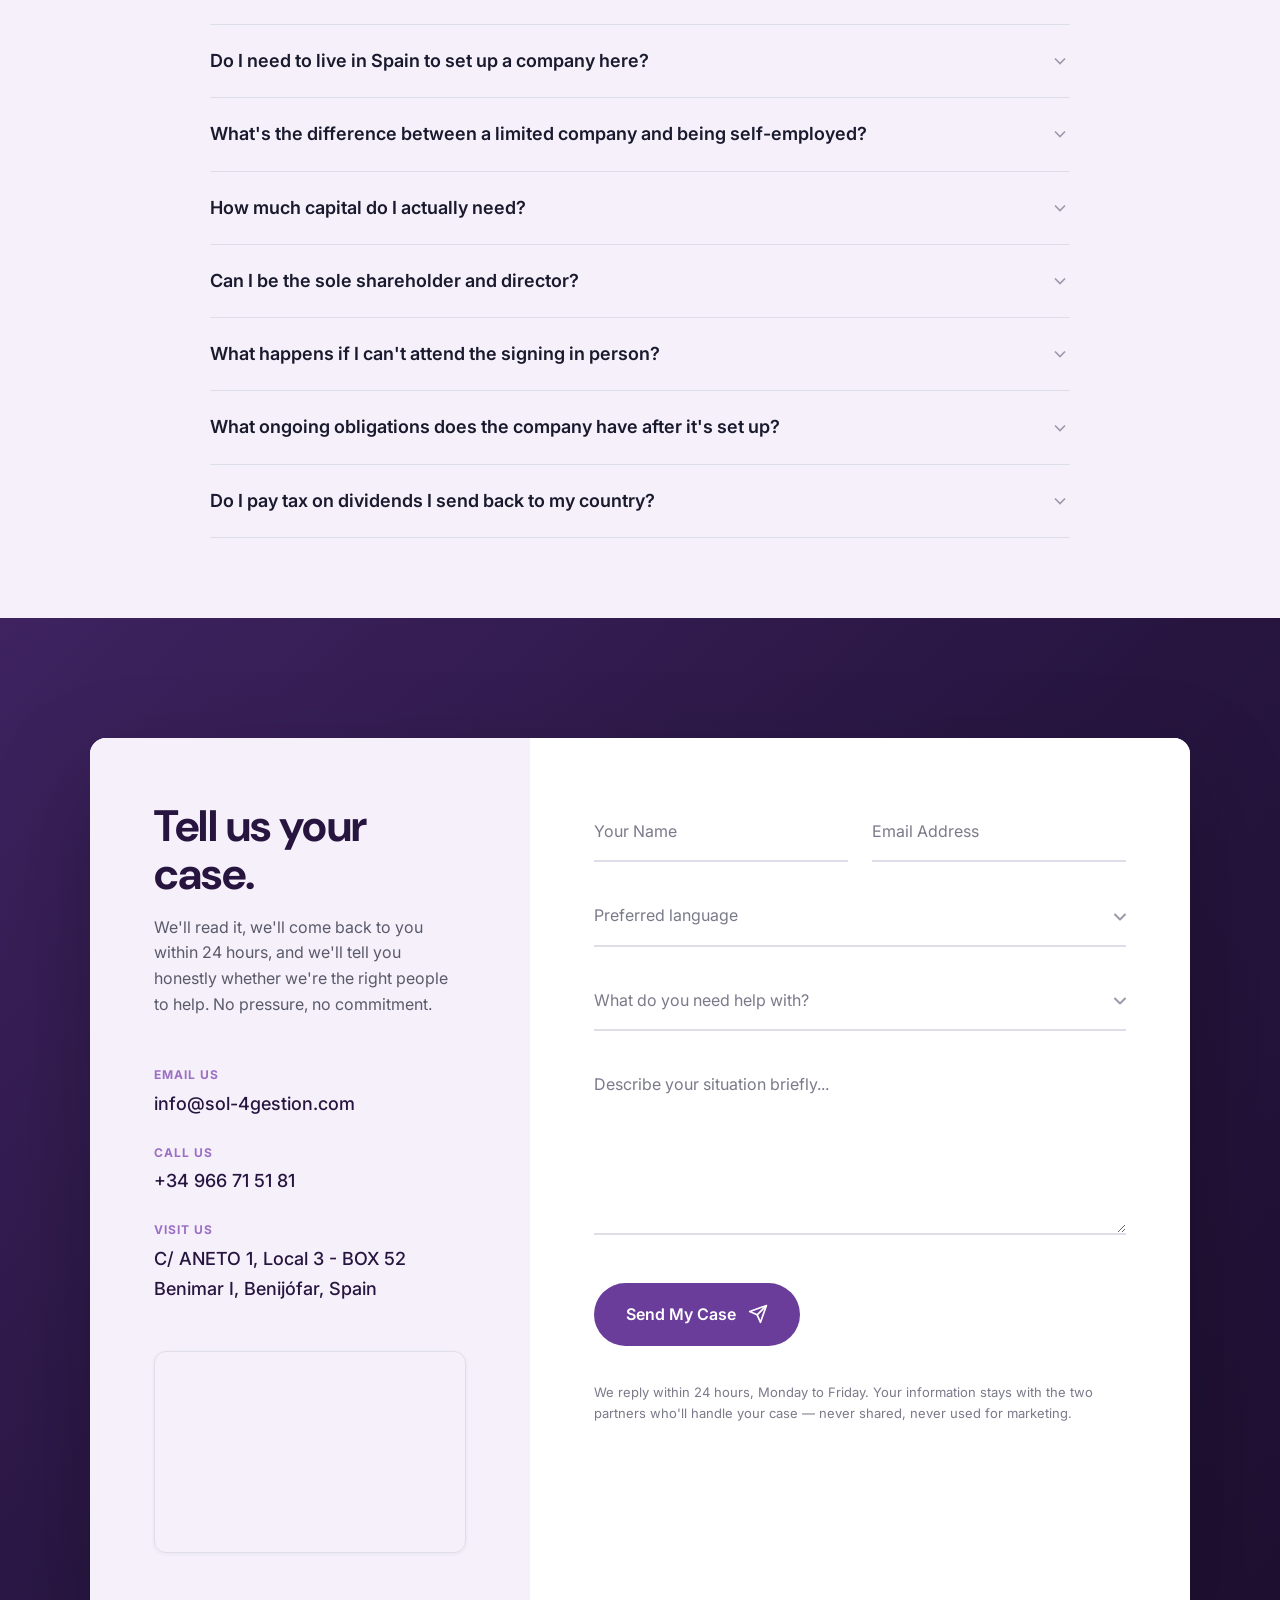
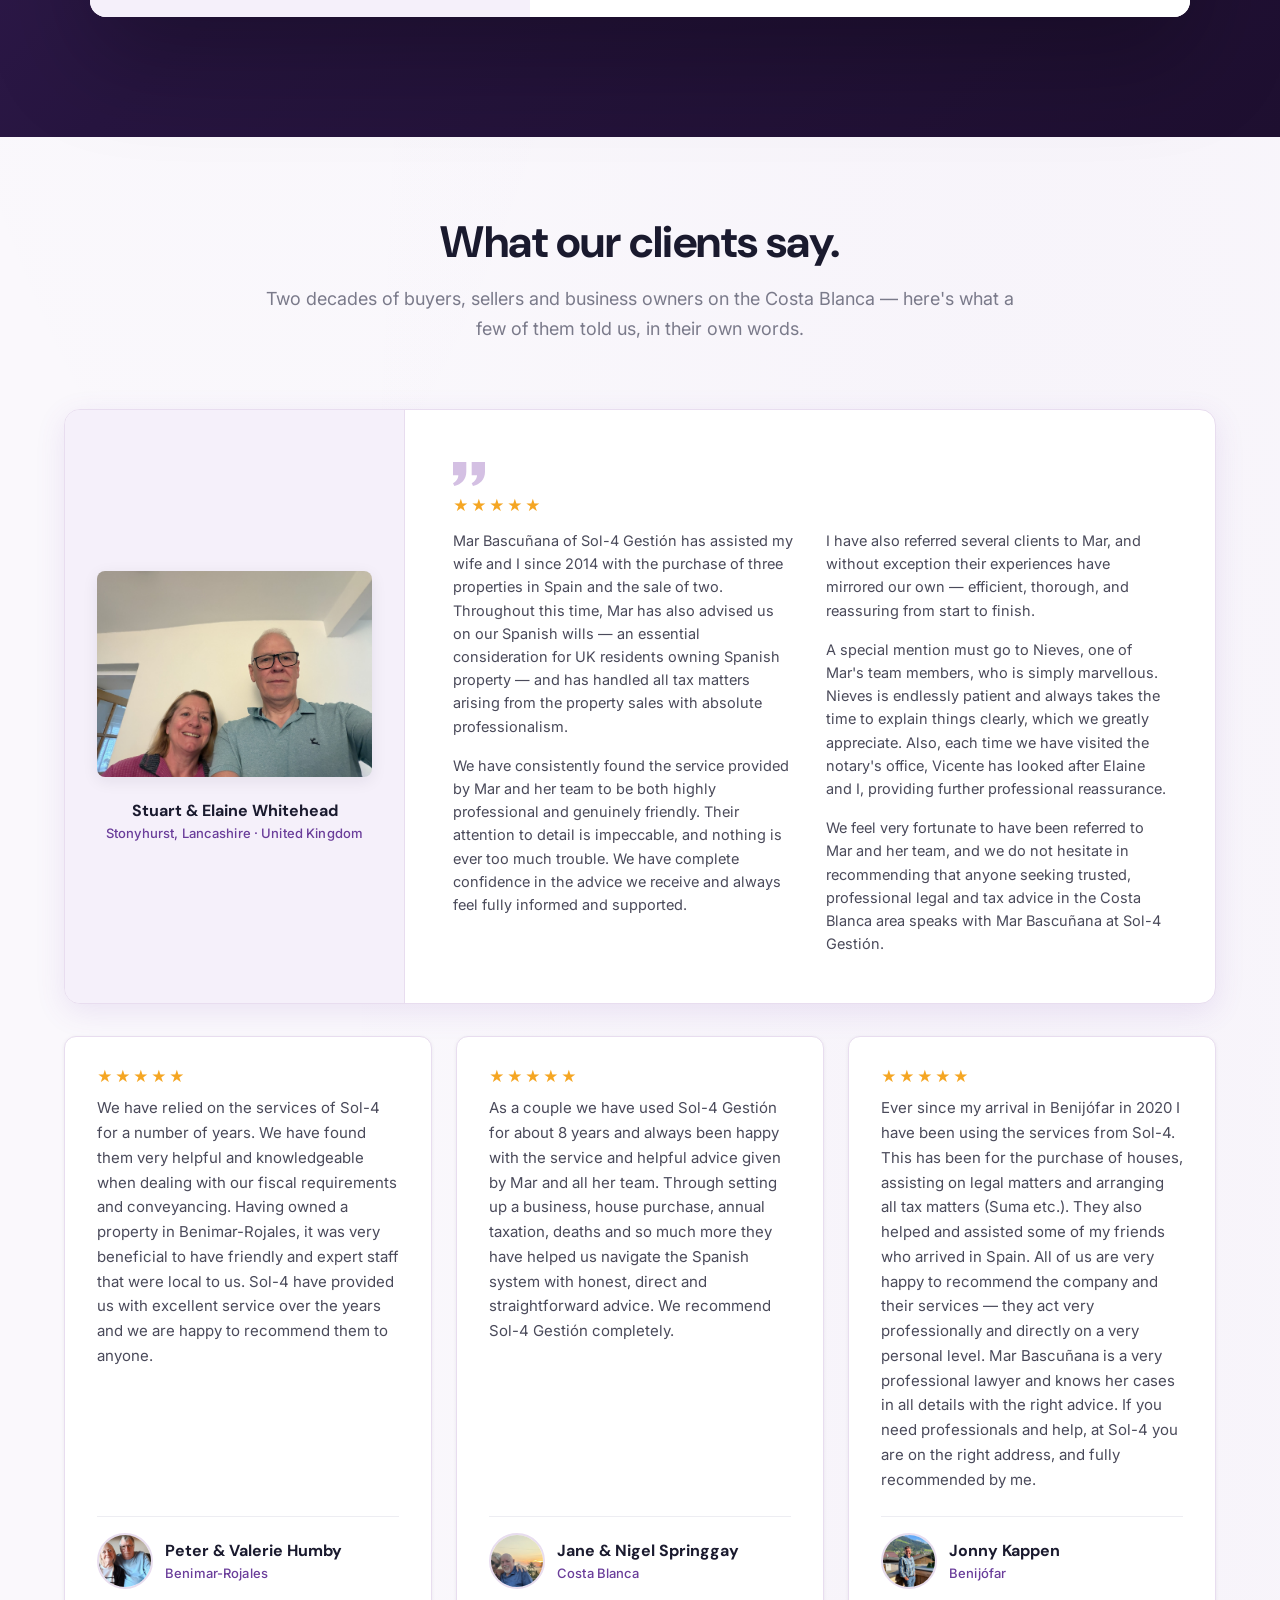
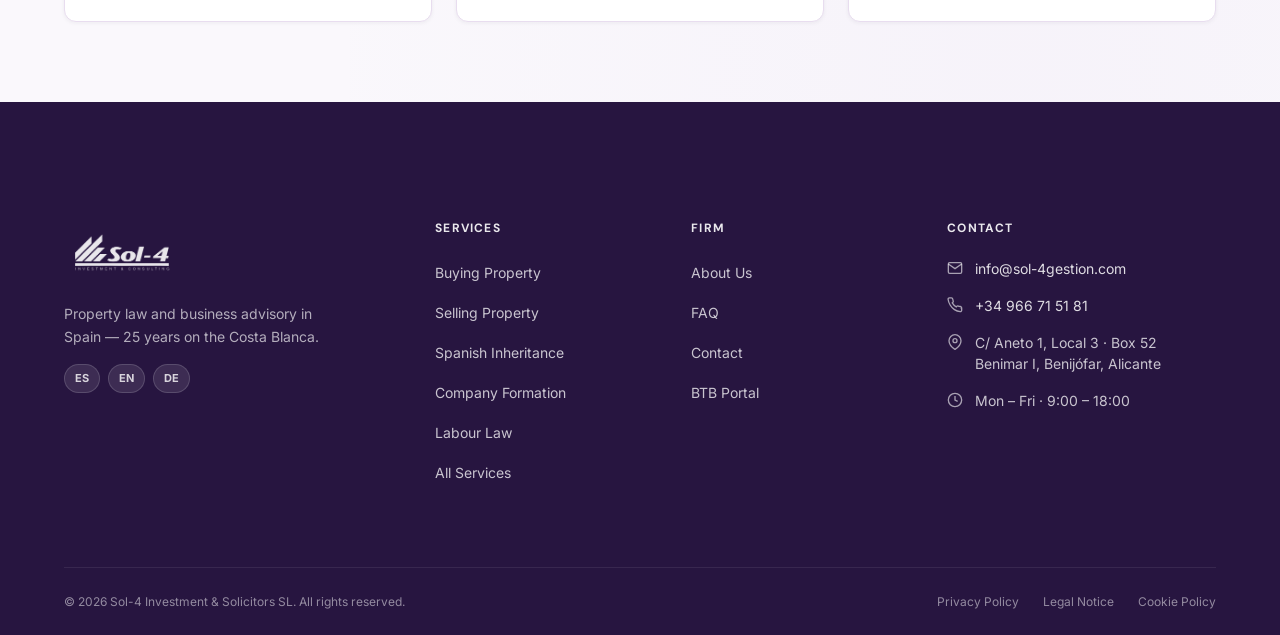
<file: pages/company-formation/index.html>
<!DOCTYPE html>
<html lang="en">

<head>
  <meta charset="UTF-8">
  <meta name="viewport" content="width=device-width,initial-scale=1">
  <title>Company Formation in Spain for Foreign Founders — Sol-4 Investment &amp; Solicitors</title>
  <meta name="description"
    content="We run the full Spanish company incorporation process for you, start to finish. Name, bank account, notary, registration, VAT. 25 years on the Costa Blanca.">
  <link rel="preconnect" href="https://fonts.googleapis.com">
  <link rel="preconnect" href="https://fonts.gstatic.com" crossorigin>
  <link href="https://fonts.googleapis.com/css2?family=DM+Sans:wght@700&family=Inter:wght@400;500;600;700&display=swap"
    rel="stylesheet">
  <link rel="stylesheet" href="styles.css">
</head>

<body>

  <!-- ═══ HEADER ═══ -->
  <header class="site-header" id="site-header">
    <div class="container header-inner">
      <a href="../home/index.html" aria-label="Sol-4 Home">
        <img src="../../assets/logo/logo-sol-4.png" alt="Sol-4 Logo" class="logo">
      </a>
      <nav class="nav-links" id="nav-links">
        <div class="nav-dropdown">
          <button class="nav-dropdown-trigger" aria-expanded="false">
            Services
            <svg xmlns="http://www.w3.org/2000/svg" width="14" height="14" viewBox="0 0 24 24" fill="none"
              stroke="currentColor" stroke-width="2.5">
              <polyline points="6 9 12 15 18 9" />
            </svg>
          </button>
          <div class="nav-dropdown-menu">
            <div class="dropdown-col">
              <span class="dropdown-label">Additional Services</span>
              <a href="../nie-spain/index.html" class="dropdown-link">NIE Spain</a>
              <a href="../notary-representation-spain/index.html" class="dropdown-link">Notary Representation</a>
              <a href="../urban-legal-checks/index.html" class="dropdown-link">Urban &amp; Legal Checks</a>
            </div>
            <div class="dropdown-col">
              <span class="dropdown-label">Business Advisory</span>
              <a href="../advisory/index.html" class="dropdown-link">Advisory</a>
              <a href="../tax-accounting/index.html" class="dropdown-link">Tax &amp; Accounting</a>
              <a href="index.html" class="dropdown-link nav-active-item">Company Formation</a>
              <a href="../labour-law/index.html" class="dropdown-link">Labour Law</a>
            </div>
            <div class="dropdown-all">
              <a href="../services-container/index.html" class="dropdown-all-link">All services →</a>
            </div>
          </div>
        </div>
        <a href="../about-us/index.html">About</a>
        <a href="https://sol-4gestion.biloop.es" class="nav-biloop" target="_blank" rel="noopener">BTB Portal</a>
        <a href="#contact" class="btn btn-primary">Contact Us</a>
      </nav>
      <button class="mobile-toggle" id="mobile-toggle" aria-label="Menu">
        <span></span><span></span><span></span>
      </button>
    </div>
  </header>

  <!-- ═══ PAGE HERO ═══ -->
  <section class="page-hero" id="page-hero">
    <div class="ph-bg">
      <div class="ph-glow ph-glow-1"></div>
      <div class="ph-glow ph-glow-2"></div>
      <div class="ph-grid"></div>
    </div>
    <div class="container">
      <div class="ph-inner">
        <p class="ph-tag">Business Advisory</p>
        <h1>Company formation in Spain: <span class="ph-accent">we set it up, so you can start trading.</span></h1>
        <p class="ph-body">On paper, setting up a company in Spain looks straightforward: reserve a name, deposit some
          capital, sign at a notary, register it. <strong>In practice, each step depends on the one before it,</strong>
          and a bank that won't open an account for a company that doesn't exist yet is exactly the kind of problem that
          stalls foreign founders for weeks.</p>
        <p class="ph-body">At <strong>Sol-4 Gestión,</strong> we run the whole incorporation process for you, start to
          finish. If you can't be in Spain for the signing, we do it by power of attorney, so that isn't what holds you
          up either.</p>
        <div class="ph-ctas">
          <a href="#contact" class="btn btn-primary">Get a consultation</a>
          <a href="#process" class="btn btn-secondary">How it works</a>
        </div>
      </div>
    </div>
  </section>

  <!-- ═══ TRUST STRIP ═══ -->
  <div class="svc-strip">
    <div class="container">
      <ul class="svc-strip-list">
        <li><span class="strip-diamond">✦</span>25 years on the Costa Blanca</li>
        <li><span class="strip-diamond">✦</span>English, Spanish and German</li>
        <li><span class="strip-diamond">✦</span>Response within 24 hours</li>
        <li><span class="strip-diamond">✦</span>2,500+ operations handled</li>
      </ul>
    </div>
  </div>

  <!-- ═══ SECTION: WHAT FOUNDERS DON'T REALIZE ═══ -->
  <section class="section" id="risks">
    <div class="container">
      <div class="section-header reveal">
        <h2>What most foreign founders don't realize about setting up a company in Spain</h2>
        <p>Incorporating a Spanish company isn't hard because the rules are complicated. It's hard because the steps
          depend on each other in ways that aren't obvious until one of them stalls.</p>
      </div>

      <div class="risks-grid">

        <div class="risk-card reveal">
          <div class="risk-number">01</div>
          <div class="risk-body">
            <p>Assuming any company name works: the <strong>Companies Registry can reject it</strong>, costing days you
              didn't plan for.</p>
          </div>
        </div>

        <div class="risk-card reveal reveal-delay-1">
          <div class="risk-number">02</div>
          <div class="risk-body">
            <p>Not knowing the bank needs the <strong>reserved name certificate</strong> before it will even open an
              account for a company that doesn't legally exist yet.</p>
          </div>
        </div>

        <div class="risk-card reveal reveal-delay-2">
          <div class="risk-number">03</div>
          <div class="risk-body">
            <p>Treating the role of <strong>director as a formality</strong>, when Spanish administrators carry personal
              liability — civil, tax, and in some cases even criminal — not just a title.</p>
          </div>
        </div>

        <div class="risk-card reveal">
          <div class="risk-number">04</div>
          <div class="risk-body">
            <p>Forgetting the <strong>foreign investment declaration</strong> that non-resident shareholders are legally
              required to file once the company is set up.</p>
          </div>
        </div>

        <div class="risk-card reveal reveal-delay-1">
          <div class="risk-number">05</div>
          <div class="risk-body">
            <p>Discovering after incorporation that <strong>dividends sent abroad are withheld at source</strong>,
              unless a tax treaty says otherwise.</p>
          </div>
        </div>

        <div class="risk-callout reveal reveal-delay-2">
          <p>None of this needs to slow you down when someone who does this regularly is handling the sequence for you.</p>
        </div>

      </div>
    </div>
  </section>

  <!-- ═══ SECTION: WHAT WE DO DIFFERENTLY ═══ -->
  <section class="section section-alt" id="difference">
    <div class="container">
      <div class="diff-layout">

        <div class="diff-left reveal">
          <h2>What we do differently</h2>
          <p class="diff-lead"><strong>We don't just file the paperwork. We manage the order it has to happen in.</strong></p>
          <p>Every step of incorporating a Spanish company depends on the one before it: get the sequence wrong, and
            you're waiting on a bank, a registry, or a notary you didn't need to be waiting on.</p>
          <a href="#contact" class="btn btn-primary diff-cta">Talk to our team</a>
        </div>

        <div class="diff-right reveal reveal-delay-1">
          <div class="diff-card">

            <div class="diff-item">
              <div class="diff-item-icon">
                <svg xmlns="http://www.w3.org/2000/svg" width="20" height="20" viewBox="0 0 24 24" fill="none"
                  stroke="currentColor" stroke-width="2">
                  <path d="M12 22s8-4 8-10V5l-8-3-8 3v7c0 6 8 10 8 10z" />
                </svg>
              </div>
              <div>
                <h5>We reserve your company name and handle a rejection before it costs you weeks</h5>
                <p>Not every name that sounds available actually is.</p>
              </div>
            </div>

            <div class="diff-divider"></div>

            <div class="diff-item">
              <div class="diff-item-icon">
                <svg xmlns="http://www.w3.org/2000/svg" width="20" height="20" viewBox="0 0 24 24" fill="none"
                  stroke="currentColor" stroke-width="2">
                  <rect x="2" y="5" width="20" height="14" rx="2" />
                  <line x1="2" y1="10" x2="22" y2="10" />
                </svg>
              </div>
              <div>
                <h5>We coordinate the bank account opening for you</h5>
                <p>So the chicken-and-egg problem of a company that needs a bank account before it exists isn't yours
                  to solve alone.</p>
              </div>
            </div>

            <div class="diff-divider"></div>

            <div class="diff-item">
              <div class="diff-item-icon">
                <svg xmlns="http://www.w3.org/2000/svg" width="20" height="20" viewBox="0 0 24 24" fill="none"
                  stroke="currentColor" stroke-width="2">
                  <path d="M14 2H6a2 2 0 0 0-2 2v16a2 2 0 0 0 2 2h12a2 2 0 0 0 2-2V8z" />
                  <polyline points="14 2 14 8 20 8" />
                  <line x1="16" y1="13" x2="8" y2="13" />
                  <line x1="16" y1="17" x2="8" y2="17" />
                </svg>
              </div>
              <div>
                <h5>We draft the bylaws around your actual business</h5>
                <p>Not a generic template that raises questions later.</p>
              </div>
            </div>

            <div class="diff-divider"></div>

            <div class="diff-item">
              <div class="diff-item-icon">
                <svg xmlns="http://www.w3.org/2000/svg" width="20" height="20" viewBox="0 0 24 24" fill="none"
                  stroke="currentColor" stroke-width="2">
                  <circle cx="12" cy="12" r="10" />
                  <line x1="2" y1="12" x2="22" y2="12" />
                  <path d="M12 2a15.3 15.3 0 0 1 4 10 15.3 15.3 0 0 1-4 10 15.3 15.3 0 0 1-4-10 15.3 15.3 0 0 1 4-10z" />
                </svg>
              </div>
              <div>
                <h5>We can complete this entirely by power of attorney</h5>
                <p>You never need to be in Spain for the signing.</p>
              </div>
            </div>

          </div>

          <p class="diff-footnote">Many founders only find out they're missing the foreign investment declaration, or
            that their bylaws don't fit their actual business, months after incorporation. We check this as we go, not
            after you're already trading.</p>
        </div>

      </div>
    </div>
  </section>

  <!-- ═══ SECTION: PROCESS ═══ -->
  <section class="section" id="process">
    <div class="container">
      <div class="section-header reveal">
        <h2>How the process works: step by step</h2>
      </div>

      <div class="steps-grid">

        <div class="step-card reveal">
          <div class="step-num">01</div>
          <h4>Initial consultation</h4>
          <p>We ask about your business, how many shareholders are involved, and how much capital you're starting with,
            because that determines the right structure from the outset.</p>
        </div>

        <div class="step-card reveal reveal-delay-1">
          <div class="step-num">02</div>
          <h4>Reserving the company name</h4>
          <p>We request the certificate from the Companies Registry confirming your chosen name is available, and have a
            backup ready in case it isn't.</p>
        </div>

        <div class="step-card reveal reveal-delay-2">
          <div class="step-num">03</div>
          <h4>Opening the bank account and depositing capital</h4>
          <p>We coordinate the account opening and the capital deposit, and obtain the bank certificate the notary will
            need to see.</p>
        </div>

        <div class="step-card reveal">
          <div class="step-num">04</div>
          <h4>Drafting the bylaws and signing the incorporation deed</h4>
          <p>We draft the bylaws around your business, then sign the deed with you at the notary — in person, or on
            your behalf by power of attorney if you can't travel.</p>
        </div>

        <div class="step-card reveal reveal-delay-1">
          <div class="step-num">05</div>
          <h4>Registering the company</h4>
          <p>We apply for the company's tax number, file the foreign investment declaration if it applies, and register
            the company at the Companies Registry.</p>
        </div>

        <div class="step-card reveal reveal-delay-2">
          <div class="step-num">06</div>
          <h4>Getting you trading</h4>
          <p>We register the company for VAT and Social Security, and put its first filing deadlines on the calendar, so
            nothing is missed in the first quarter.</p>
        </div>

      </div>
    </div>
  </section>

  <!-- ═══ SECTION: WHAT'S INCLUDED ═══ -->
  <section class="section section-alt" id="included">
    <div class="container">
      <div class="included-layout">

        <div class="included-left reveal">
          <h2>What's included in our service</h2>
        </div>

        <div class="included-right reveal reveal-delay-1">
          <ul class="included-list">
            <li>Checking whether a limited company, or being self-employed, actually fits your plans</li>
            <li>Reserving your company name with the Companies Registry</li>
            <li>Coordinating the bank account opening and the capital deposit</li>
            <li>Drafting the bylaws around your specific business</li>
            <li>Representing you at the notary by power of attorney if you can't travel</li>
            <li>Filing the foreign investment declaration where it applies</li>
            <li>Registering the company for tax and Social Security</li>
            <li>Setting up the ongoing filings so nothing is missed after day one</li>
          </ul>
        </div>

      </div>
    </div>
  </section>

  <!-- ═══ SECTION: WHY SOL-4 ═══ -->
  <section class="section pledge-section" id="why">
    <div class="container">
      <div class="pledge-layout">

        <div class="pledge-left reveal">
          <h2>Why Sol-4 Gestión</h2>
          <p class="pledge-intro">For over 25 years, we've set up companies for foreign founders on the Costa Blanca —
            not just the incorporation, but the accounts, the filings, and the tax return that follow it.</p>
          <div class="pledge-quote-card">
            <svg class="quote-icon" xmlns="http://www.w3.org/2000/svg" width="28" height="28" viewBox="0 0 24 24"
              fill="none" stroke="currentColor" stroke-width="2" stroke-linecap="round" stroke-linejoin="round">
              <path
                d="M3 21c3 0 7-1 7-8V5c0-1.25-.756-2.017-2-2H4c-1.25 0-2 .75-2 1.972V11c0 1.25.75 2 2 2 1 0 1 0 1 1v1c0 1-1 2-2 2s-1 .008-1 1.031V20c0 1 0 1 1 1z" />
              <path
                d="M15 21c3 0 7-1 7-8V5c0-1.25-.757-2.017-2-2h-4c-1.25 0-2 .75-2 1.972V11c0 1.25.75 2 2 2h.75c0 2.25.25 4-2.75 4v3c0 1 0 1 1 1z" />
            </svg>
            <p>A company on paper isn't a company that can actually trade. We make sure it's the second one.</p>
          </div>
        </div>

        <div class="pledge-right reveal reveal-delay-1">
          <div class="pledge-card">

            <div class="pledge-item">
              <div class="pledge-item-icon">
                <svg xmlns="http://www.w3.org/2000/svg" width="20" height="20" viewBox="0 0 24 24" fill="none"
                  stroke="currentColor" stroke-width="2">
                  <path d="M22 12h-4l-3 9L9 3l-3 9H2" />
                </svg>
              </div>
              <div>
                <h5>We handle the accounting and filings after incorporation too</h5>
                <p>A company that's set up but never files correctly is a bigger problem than not incorporating at all.</p>
              </div>
            </div>

            <div class="pledge-divider"></div>

            <div class="pledge-item">
              <div class="pledge-item-icon">
                <svg xmlns="http://www.w3.org/2000/svg" width="20" height="20" viewBox="0 0 24 24" fill="none"
                  stroke="currentColor" stroke-width="2">
                  <circle cx="12" cy="12" r="10" />
                  <polyline points="12 6 12 12 16 14" />
                </svg>
              </div>
              <div>
                <h5>We respond within 24 hours</h5>
                <p>A bank or a registry question left unanswered for days is exactly how a formation stalls.</p>
              </div>
            </div>

            <div class="pledge-divider"></div>

            <div class="pledge-item">
              <div class="pledge-item-icon">
                <svg xmlns="http://www.w3.org/2000/svg" width="20" height="20" viewBox="0 0 24 24" fill="none"
                  stroke="currentColor" stroke-width="2">
                  <path d="M21 15a2 2 0 0 1-2 2H7l-4 4V5a2 2 0 0 1 2-2h14a2 2 0 0 1 2 2z" />
                </svg>
              </div>
              <div>
                <h5>We explain every step in plain English</h5>
                <p>So you understand what you're signing and why, before you sign it.</p>
              </div>
            </div>

            <div class="pledge-divider"></div>

            <div class="pledge-item">
              <div class="pledge-item-icon">
                <svg xmlns="http://www.w3.org/2000/svg" width="20" height="20" viewBox="0 0 24 24" fill="none"
                  stroke="currentColor" stroke-width="2">
                  <circle cx="12" cy="12" r="10" />
                  <line x1="2" y1="12" x2="22" y2="12" />
                  <path d="M12 2a15.3 15.3 0 0 1 4 10 15.3 15.3 0 0 1-4 10 15.3 15.3 0 0 1-4-10 15.3 15.3 0 0 1 4-10z" />
                </svg>
              </div>
              <div>
                <h5>We can complete the whole process without you travelling to Spain</h5>
                <p></p>
              </div>
            </div>

          </div>
        </div>

      </div>
    </div>
  </section>

  <!-- ═══ SECTION: FAQ ═══ -->
  <section class="section section-alt" id="faq">
    <div class="container">
      <div class="section-header reveal">
        <h2>Frequently asked questions about company formation in Spain</h2>
      </div>

      <div class="faq-list reveal">

        <div class="faq-item">
          <button class="faq-q" aria-expanded="false">
            <span>Do I need to live in Spain to set up a company here?</span>
            <svg class="faq-chevron" width="20" height="20" viewBox="0 0 24 24" fill="none" stroke="currentColor"
              stroke-width="2">
              <polyline points="6 9 12 15 18 9" />
            </svg>
          </button>
          <div class="faq-a" hidden>
            <p>No. Non-residents can be shareholders and directors of a Spanish company without living in the country.
              The one requirement is an NIE for every shareholder and director, and if you can't attend the signing in
              person, a power of attorney lets someone else sign on your behalf.</p>
          </div>
        </div>

        <div class="faq-item">
          <button class="faq-q" aria-expanded="false">
            <span>What's the difference between a limited company and being self-employed?</span>
            <svg class="faq-chevron" width="20" height="20" viewBox="0 0 24 24" fill="none" stroke="currentColor"
              stroke-width="2">
              <polyline points="6 9 12 15 18 9" />
            </svg>
          </button>
          <div class="faq-a" hidden>
            <p>A limited company (SL) separates your personal assets from the business — your liability is generally
              limited to what you've invested. As a self-employed worker (autónomo), there's no such separation, and
              your personal assets are exposed to the business's debts. An SL also tends to look more established to
              banks, suppliers, and larger clients.</p>
          </div>
        </div>

        <div class="faq-item">
          <button class="faq-q" aria-expanded="false">
            <span>How much capital do I actually need?</span>
            <svg class="faq-chevron" width="20" height="20" viewBox="0 0 24 24" fill="none" stroke="currentColor"
              stroke-width="2">
              <polyline points="6 9 12 15 18 9" />
            </svg>
          </button>
          <div class="faq-a" hidden>
            <p>The traditional minimum for an SL is €3,000, though current law allows incorporation with as little as
              €1. Starting below €3,000 comes with conditions: the company must set aside part of its annual profit into
              a legal reserve until it reaches €3,000, and shareholders can be personally liable for the shortfall if
              the company is wound up while owing money. Starting closer to €3,000 avoids that complication.</p>
          </div>
        </div>

        <div class="faq-item">
          <button class="faq-q" aria-expanded="false">
            <span>Can I be the sole shareholder and director?</span>
            <svg class="faq-chevron" width="20" height="20" viewBox="0 0 24 24" fill="none" stroke="currentColor"
              stroke-width="2">
              <polyline points="6 9 12 15 18 9" />
            </svg>
          </button>
          <div class="faq-a" hidden>
            <p>Yes. A single-shareholder limited company is entirely legal in Spain, and it's a common structure for
              foreign entrepreneurs setting up alone.</p>
          </div>
        </div>

        <div class="faq-item">
          <button class="faq-q" aria-expanded="false">
            <span>What happens if I can't attend the signing in person?</span>
            <svg class="faq-chevron" width="20" height="20" viewBox="0 0 24 24" fill="none" stroke="currentColor"
              stroke-width="2">
              <polyline points="6 9 12 15 18 9" />
            </svg>
          </button>
          <div class="faq-a" hidden>
            <p>You grant a power of attorney, signed at a Spanish consulate near you or before a local notary with an
              apostille, and we sign the incorporation deed on your behalf. Many of our clients complete this step
              without ever travelling to Spain.</p>
          </div>
        </div>

        <div class="faq-item">
          <button class="faq-q" aria-expanded="false">
            <span>What ongoing obligations does the company have after it's set up?</span>
            <svg class="faq-chevron" width="20" height="20" viewBox="0 0 24 24" fill="none" stroke="currentColor"
              stroke-width="2">
              <polyline points="6 9 12 15 18 9" />
            </svg>
          </button>
          <div class="faq-a" hidden>
            <p>Quarterly VAT returns, quarterly withholding filings if applicable, an annual corporate tax return, and
              annual accounts filed at the Companies Registry. Newly incorporated companies are generally taxed at a
              reduced 15% rate on the first two profitable tax years, rather than the standard rate. There's also a
              technical requirement coming into force for invoicing software, known as Verifactu, with a deadline of 1
              January 2027 for companies, so it's worth planning for it early rather than leaving it to the last
              minute.</p>
          </div>
        </div>

        <div class="faq-item">
          <button class="faq-q" aria-expanded="false">
            <span>Do I pay tax on dividends I send back to my country?</span>
            <svg class="faq-chevron" width="20" height="20" viewBox="0 0 24 24" fill="none" stroke="currentColor"
              stroke-width="2">
              <polyline points="6 9 12 15 18 9" />
            </svg>
          </button>
          <div class="faq-a" hidden>
            <p>Generally yes, Spain withholds tax on dividends paid to non-resident shareholders, though the rate can
              be reduced if there's a double taxation treaty between Spain and your country of residence. We check
              whether one applies before assuming the standard rate.</p>
          </div>
        </div>

      </div>
    </div>
  </section>

  <!-- ═══ SECTION: CONTACT ═══ -->
  <section class="section conversion" id="contact">
    <div class="container">
      <div class="contact-box reveal">
        <div class="contact-info">
          <h2>Tell us your case.</h2>
          <p>We'll read it, we'll come back to you within 24 hours, and we'll tell you honestly whether we're the right
            people to help. No pressure, no commitment.</p>

          <div class="contact-details">
            <div class="detail-item">
              <span class="detail-label">Email Us</span>
              <a href="mailto:info@sol-4gestion.com" class="detail-link">info@sol-4gestion.com</a>
            </div>
            <div class="detail-item">
              <span class="detail-label">Call Us</span>
              <a href="tel:+34966715181" class="detail-link">+34 966 71 51 81</a>
            </div>
            <div class="detail-item">
              <span class="detail-label">Visit Us</span>
              <span class="detail-text">C/ ANETO 1, Local 3 - BOX 52<br>Benimar I, Benijófar, Spain</span>
            </div>
          </div>

          <div class="map-wrapper">
            <iframe
              src="https://www.google.com/maps/embed?pb=!1m18!1m12!1m3!1d3143.43346452296!2d-0.7358482!3d38.0835338!2m3!1f0!2f0!3f0!3m2!1i1024!2i768!4f13.1!3m3!1m2!1s0xd6398f6d7d5d5d5%3A0x6b8f7d5d5d5d5d5!2sCalle%20Aneto%2C%201%2C%2003178%20Benij%C3%B3far%2C%20Alicante!5e0!3m2!1sen!2ses!4v1715095000000!5m2!1sen!2ses"
              width="100%" height="200" style="border:0;" allowfullscreen="" loading="lazy"
              referrerpolicy="no-referrer-when-downgrade">
            </iframe>
          </div>
        </div>

        <div class="contact-form-side">
          <form id="contact-form" class="premium-form" action="#" method="POST">
            <div class="form-row">
              <div class="input-wrapper">
                <input type="text" id="name" name="name" required placeholder=" ">
                <label for="name">Your Name</label>
              </div>
              <div class="input-wrapper">
                <input type="email" id="email" name="email" required placeholder=" ">
                <label for="email">Email Address</label>
              </div>
            </div>

            <div class="input-wrapper select-wrapper">
              <select id="language" name="language" required>
                <option value="" disabled selected hidden></option>
                <option value="en">English</option>
                <option value="es">Spanish / Español</option>
                <option value="de">German / Deutsch</option>
              </select>
              <label for="language">Preferred language</label>
              <div class="select-arrow">
                <svg width="12" height="8" viewBox="0 0 12 8" fill="none">
                  <path d="M1 1.5L6 6.5L11 1.5" stroke="currentColor" stroke-width="2" stroke-linecap="round"
                    stroke-linejoin="round" />
                </svg>
              </div>
            </div>

            <div class="input-wrapper select-wrapper">
              <select id="service" name="service" required>
                <option value="" disabled selected hidden></option>
                <option value="sl">Set up a limited company (SL)</option>
                <option value="autonomo">Self-employed registration</option>
                <option value="bylaws">Bylaw drafting</option>
                <option value="poa">Power of attorney signing</option>
                <option value="other">Other</option>
              </select>
              <label for="service">What do you need help with?</label>
              <div class="select-arrow">
                <svg width="12" height="8" viewBox="0 0 12 8" fill="none">
                  <path d="M1 1.5L6 6.5L11 1.5" stroke="currentColor" stroke-width="2" stroke-linecap="round"
                    stroke-linejoin="round" />
                </svg>
              </div>
            </div>

            <div class="input-wrapper">
              <textarea id="message" name="message" rows="4" required placeholder=" "></textarea>
              <label for="message">Describe your situation briefly...</label>
            </div>

            <button type="submit" class="btn-submit">
              Send My Case
              <svg width="20" height="20" viewBox="0 0 24 24" fill="none" stroke="currentColor" stroke-width="2"
                stroke-linecap="round" stroke-linejoin="round">
                <line x1="22" y1="2" x2="11" y2="13"></line>
                <polygon points="22 2 15 22 11 13 2 9 22 2"></polygon>
              </svg>
            </button>

            <p class="trust-micro-note">We reply within 24 hours, Monday to Friday. Your information stays with the
              two partners who'll handle your case — never shared, never used for marketing.</p>
          </form>
        </div>
      </div>
    </div>
  </section>

  <!-- ═══ SECTION: TESTIMONIALS ═══ -->
  <section class="section tst-section" id="testimonials">
    <div class="container">
      <div class="section-header reveal">
        <h2>What our clients say.</h2>
        <p>Two decades of buyers, sellers and business owners on the Costa Blanca — here's what a few of them told us, in their own words.</p>
      </div>

      <!-- Featured testimonial -->
      <div class="tst-featured reveal">
        <div class="tst-featured-media">
          <img src="../../assets/testimonials/t1.jpg" alt="Stuart and Elaine Whitehead" loading="lazy">
          <div class="tst-author">
            <span class="tst-author-name">Stuart &amp; Elaine Whitehead</span>
            <span class="tst-author-loc">Stonyhurst, Lancashire · United Kingdom</span>
          </div>
        </div>
        <div class="tst-featured-body">
          <svg class="tst-quote-mark" xmlns="http://www.w3.org/2000/svg" width="40" height="40" viewBox="0 0 24 24"
            fill="currentColor">
            <path d="M9.983 3v7.391c0 5.704-3.731 9.57-8.983 10.609l-.995-2.151c2.432-.917 3.995-3.638 3.995-5.849h-4v-10h9.983zm14.017 0v7.391c0 5.704-3.748 9.571-9 10.609l-.996-2.151c2.433-.917 3.996-3.638 3.996-5.849h-3.983v-10h9.983z" />
          </svg>
          <div class="tst-stars" aria-label="5 out of 5 stars">★★★★★</div>
          <div class="tst-featured-text">
            <p>Mar Bascuñana of Sol-4 Gestión has assisted my wife and I since 2014 with the purchase of three properties
              in Spain and the sale of two. Throughout this time, Mar has also advised us on our Spanish wills — an
              essential consideration for UK residents owning Spanish property — and has handled all tax matters arising
              from the property sales with absolute professionalism.</p>
            <p>We have consistently found the service provided by Mar and her team to be both highly professional and
              genuinely friendly. Their attention to detail is impeccable, and nothing is ever too much trouble. We have
              complete confidence in the advice we receive and always feel fully informed and supported.</p>
            <p>I have also referred several clients to Mar, and without exception their experiences have mirrored our own
              — efficient, thorough, and reassuring from start to finish.</p>
            <p>A special mention must go to Nieves, one of Mar's team members, who is simply marvellous. Nieves is
              endlessly patient and always takes the time to explain things clearly, which we greatly appreciate. Also,
              each time we have visited the notary's office, Vicente has looked after Elaine and I, providing further
              professional reassurance.</p>
            <p>We feel very fortunate to have been referred to Mar and her team, and we do not hesitate in recommending
              that anyone seeking trusted, professional legal and tax advice in the Costa Blanca area speaks with Mar
              Bascuñana at Sol-4 Gestión.</p>
          </div>
        </div>
      </div>

      <!-- Testimonial grid -->
      <div class="tst-grid">

        <article class="tst-card reveal">
          <div class="tst-stars" aria-label="5 out of 5 stars">★★★★★</div>
          <p class="tst-card-text">We have relied on the services of Sol-4 for a number of years. We have found them very
            helpful and knowledgeable when dealing with our fiscal requirements and conveyancing. Having owned a property
            in Benimar-Rojales, it was very beneficial to have friendly and expert staff that were local to us. Sol-4
            have provided us with excellent service over the years and we are happy to recommend them to anyone.</p>
          <div class="tst-card-foot">
            <img class="tst-avatar" src="../../assets/testimonials/t2.jpg" alt="Peter and Valerie Humby" loading="lazy">
            <div class="tst-card-who">
              <span class="tst-author-name">Peter &amp; Valerie Humby</span>
              <span class="tst-author-loc">Benimar-Rojales</span>
            </div>
          </div>
        </article>

        <article class="tst-card reveal reveal-delay-1">
          <div class="tst-stars" aria-label="5 out of 5 stars">★★★★★</div>
          <p class="tst-card-text">As a couple we have used Sol-4 Gestión for about 8 years and always been happy with the
            service and helpful advice given by Mar and all her team. Through setting up a business, house purchase,
            annual taxation, deaths and so much more they have helped us navigate the Spanish system with honest, direct
            and straightforward advice. We recommend Sol-4 Gestión completely.</p>
          <div class="tst-card-foot">
            <img class="tst-avatar" src="../../assets/testimonials/t3.jpg" alt="Jane and Nigel Springgay" loading="lazy">
            <div class="tst-card-who">
              <span class="tst-author-name">Jane &amp; Nigel Springgay</span>
              <span class="tst-author-loc">Costa Blanca</span>
            </div>
          </div>
        </article>

        <article class="tst-card reveal reveal-delay-2">
          <div class="tst-stars" aria-label="5 out of 5 stars">★★★★★</div>
          <p class="tst-card-text">Ever since my arrival in Benijófar in 2020 I have been using the services from Sol-4.
            This has been for the purchase of houses, assisting on legal matters and arranging all tax matters (Suma
            etc.). They also helped and assisted some of my friends who arrived in Spain. All of us are very happy to
            recommend the company and their services — they act very professionally and directly on a very personal
            level. Mar Bascuñana is a very professional lawyer and knows her cases in all details with the right advice.
            If you need professionals and help, at Sol-4 you are on the right address, and fully recommended by me.</p>
          <div class="tst-card-foot">
            <img class="tst-avatar" src="../../assets/testimonials/t4.jpg" alt="Jonny Kappen" loading="lazy">
            <div class="tst-card-who">
              <span class="tst-author-name">Jonny Kappen</span>
              <span class="tst-author-loc">Benijófar</span>
            </div>
          </div>
        </article>

      </div>
    </div>
  </section>

  <!-- ═══ FOOTER ═══ -->
  <footer class="site-footer">
    <div class="container">
      <div class="footer-top">
        <div class="footer-brand">
          <img src="../../assets/logo/logo-sol-4.png" alt="Sol-4 Logo" class="footer-logo">
          <p class="footer-tagline">Property law and business advisory in Spain — 25 years on the Costa Blanca.</p>
          <div class="footer-langs">
            <span class="lang-tag">ES</span>
            <span class="lang-tag">EN</span>
            <span class="lang-tag">DE</span>
          </div>
        </div>
        <div class="footer-col">
          <h4 class="footer-heading">Services</h4>
          <ul class="footer-links">
            <li><a href="../buying-property-spain/index.html">Buying Property</a></li>
            <li><a href="../selling-property-spain/index.html">Selling Property</a></li>
            <li><a href="../inheritance-spain/index.html">Spanish Inheritance</a></li>
            <li><a href="../company-formation/index.html">Company Formation</a></li>
            <li><a href="../labour-law/index.html">Labour Law</a></li>
            <li><a href="../services-container/index.html">All Services</a></li>
          </ul>
        </div>
        <div class="footer-col">
          <h4 class="footer-heading">Firm</h4>
          <ul class="footer-links">
            <li><a href="../about-us/index.html">About Us</a></li>
            <li><a href="#faq">FAQ</a></li>
            <li><a href="#contact">Contact</a></li>
            <li><a href="https://sol-4gestion.biloop.es" target="_blank" rel="noopener">BTB Portal</a></li>
          </ul>
        </div>
        <div class="footer-col">
          <h4 class="footer-heading">Contact</h4>
          <ul class="footer-contact-list">
            <li>
              <svg xmlns="http://www.w3.org/2000/svg" width="16" height="16" viewBox="0 0 24 24" fill="none"
                stroke="currentColor" stroke-width="2">
                <path d="M4 4h16c1.1 0 2 .9 2 2v12c0 1.1-.9 2-2 2H4c-1.1 0-2-.9-2-2V6c0-1.1.9-2 2-2z" />
                <polyline points="22,6 12,13 2,6" />
              </svg>
              <a href="mailto:info@sol-4gestion.com">info@sol-4gestion.com</a>
            </li>
            <li>
              <svg xmlns="http://www.w3.org/2000/svg" width="16" height="16" viewBox="0 0 24 24" fill="none"
                stroke="currentColor" stroke-width="2">
                <path
                  d="M22 16.92v3a2 2 0 0 1-2.18 2 19.79 19.79 0 0 1-8.63-3.07A19.5 19.5 0 0 1 4.69 12 19.79 19.79 0 0 1 1.61 3.44 2 2 0 0 1 3.6 1.27h3a2 2 0 0 1 2 1.72c.127.96.361 1.903.7 2.81a2 2 0 0 1-.45 2.11L7.91 8.91a16 16 0 0 0 6 6l.91-.91a2 2 0 0 1 2.11-.45c.907.339 1.85.573 2.81.7A2 2 0 0 1 21.73 16.92z" />
              </svg>
              <a href="tel:+34966715181">+34 966 71 51 81</a>
            </li>
            <li>
              <svg xmlns="http://www.w3.org/2000/svg" width="16" height="16" viewBox="0 0 24 24" fill="none"
                stroke="currentColor" stroke-width="2">
                <path d="M21 10c0 7-9 13-9 13s-9-6-9-13a9 9 0 0 1 18 0z" />
                <circle cx="12" cy="10" r="3" />
              </svg>
              <span>C/ Aneto 1, Local 3 · Box 52<br>Benimar I, Benijófar, Alicante</span>
            </li>
            <li>
              <svg xmlns="http://www.w3.org/2000/svg" width="16" height="16" viewBox="0 0 24 24" fill="none"
                stroke="currentColor" stroke-width="2">
                <circle cx="12" cy="12" r="10" />
                <polyline points="12 6 12 12 16 14" />
              </svg>
              <span>Mon – Fri · 9:00 – 18:00</span>
            </li>
          </ul>
        </div>
      </div>
      <div class="footer-bottom">
        <p>&copy; 2026 Sol-4 Investment &amp; Solicitors SL. All rights reserved.</p>
        <div class="footer-legal-links">
          <a href="#">Privacy Policy</a>
          <a href="#">Legal Notice</a>
          <a href="#">Cookie Policy</a>
        </div>
      </div>
    </div>
  </footer>

  <!-- ═══ WHATSAPP FLOAT ═══ -->
  <a href="https://wa.me/34650817695" target="_blank" rel="noopener" class="whatsapp-float"
    aria-label="Contact us on WhatsApp">
    <svg xmlns="http://www.w3.org/2000/svg" width="28" height="28" viewBox="0 0 24 24" fill="currentColor">
      <path
        d="M17.472 14.382c-.297-.149-1.758-.867-2.03-.967-.273-.099-.471-.148-.67.15-.197.297-.767.966-.94 1.164-.173.199-.347.223-.644.075-.297-.15-1.255-.463-2.39-1.475-.883-.788-1.48-1.761-1.653-2.059-.173-.297-.018-.458.13-.606.134-.133.298-.347.446-.52.149-.174.198-.298.298-.497.099-.198.05-.371-.025-.52-.075-.149-.669-1.612-.916-2.207-.242-.579-.487-.5-.669-.51-.173-.008-.371-.01-.57-.01-.198 0-.52.074-.792.372-.272.297-1.04 1.016-1.04 2.479 0 1.462 1.065 2.875 1.213 3.074.149.198 2.096 3.2 5.077 4.487.709.306 1.262.489 1.694.625.712.227 1.36.195 1.871.118.571-.085 1.758-.719 2.006-1.413.248-.694.248-1.289.173-1.413-.074-.124-.272-.198-.57-.347m-5.421 7.403h-.004a9.87 9.87 0 0 1-5.031-1.378l-.361-.214-3.741.982.998-3.648-.235-.374a9.86 9.86 0 0 1-1.51-5.26c.001-5.45 4.436-9.884 9.888-9.884 2.64 0 5.122 1.03 6.988 2.898a9.825 9.825 0 0 1 2.893 6.994c-.003 5.45-4.437 9.884-9.885 9.884m8.413-18.297A11.815 11.815 0 0 0 12.05 0C5.495 0 .16 5.335.157 11.892c0 2.096.547 4.142 1.588 5.945L.057 24l6.305-1.654a11.882 11.882 0 0 0 5.683 1.448h.005c6.554 0 11.89-5.335 11.893-11.893a11.821 11.821 0 0 0-3.48-8.413z" />
    </svg>
  </a>

  <!-- ═══ JS ═══ -->
  <script>
    const revealEls = document.querySelectorAll('.reveal');
    const revealObs = new IntersectionObserver(entries => {
      entries.forEach(e => { if (e.isIntersecting) { e.target.classList.add('visible'); revealObs.unobserve(e.target); } });
    }, { threshold: 0.12 });
    revealEls.forEach(el => revealObs.observe(el));

    const header = document.getElementById('site-header');
    const onScroll = () => header.classList.toggle('scrolled', window.scrollY > 40);
    onScroll();
    window.addEventListener('scroll', onScroll, { passive: true });

    const toggle = document.getElementById('mobile-toggle');
    const nav = document.getElementById('nav-links');
    toggle.addEventListener('click', () => {
      toggle.classList.toggle('active');
      nav.classList.toggle('active');
    });
    nav.querySelectorAll('a:not(.dropdown-link):not(.dropdown-all-link)').forEach(a => a.addEventListener('click', () => {
      toggle.classList.remove('active');
      nav.classList.remove('active');
    }));

    const dropdownTrigger = document.querySelector('.nav-dropdown-trigger');
    const dropdownMenu = document.querySelector('.nav-dropdown-menu');
    if (dropdownTrigger && dropdownMenu) {
      dropdownTrigger.addEventListener('click', e => {
        e.stopPropagation();
        const open = dropdownMenu.classList.toggle('open');
        dropdownTrigger.setAttribute('aria-expanded', open);
      });
      document.addEventListener('click', e => {
        if (!e.target.closest('.nav-dropdown')) {
          dropdownMenu.classList.remove('open');
          dropdownTrigger.setAttribute('aria-expanded', 'false');
        }
      });
      dropdownMenu.querySelectorAll('.dropdown-link, .dropdown-all-link').forEach(link => {
        link.addEventListener('click', () => {
          dropdownMenu.classList.remove('open');
          dropdownTrigger.setAttribute('aria-expanded', 'false');
        });
      });
    }

    document.querySelectorAll('.faq-q').forEach(btn => {
      btn.addEventListener('click', () => {
        const isOpen = btn.getAttribute('aria-expanded') === 'true';
        document.querySelectorAll('.faq-q').forEach(b => {
          b.setAttribute('aria-expanded', 'false');
          b.querySelector('.faq-chevron').style.transform = '';
          const a = b.nextElementSibling;
          if (a) a.hidden = true;
        });
        if (!isOpen) {
          btn.setAttribute('aria-expanded', 'true');
          btn.querySelector('.faq-chevron').style.transform = 'rotate(180deg)';
          const ans = btn.nextElementSibling;
          if (ans) ans.hidden = false;
        }
      });
    });
  </script>

</body>
</html>
</file>
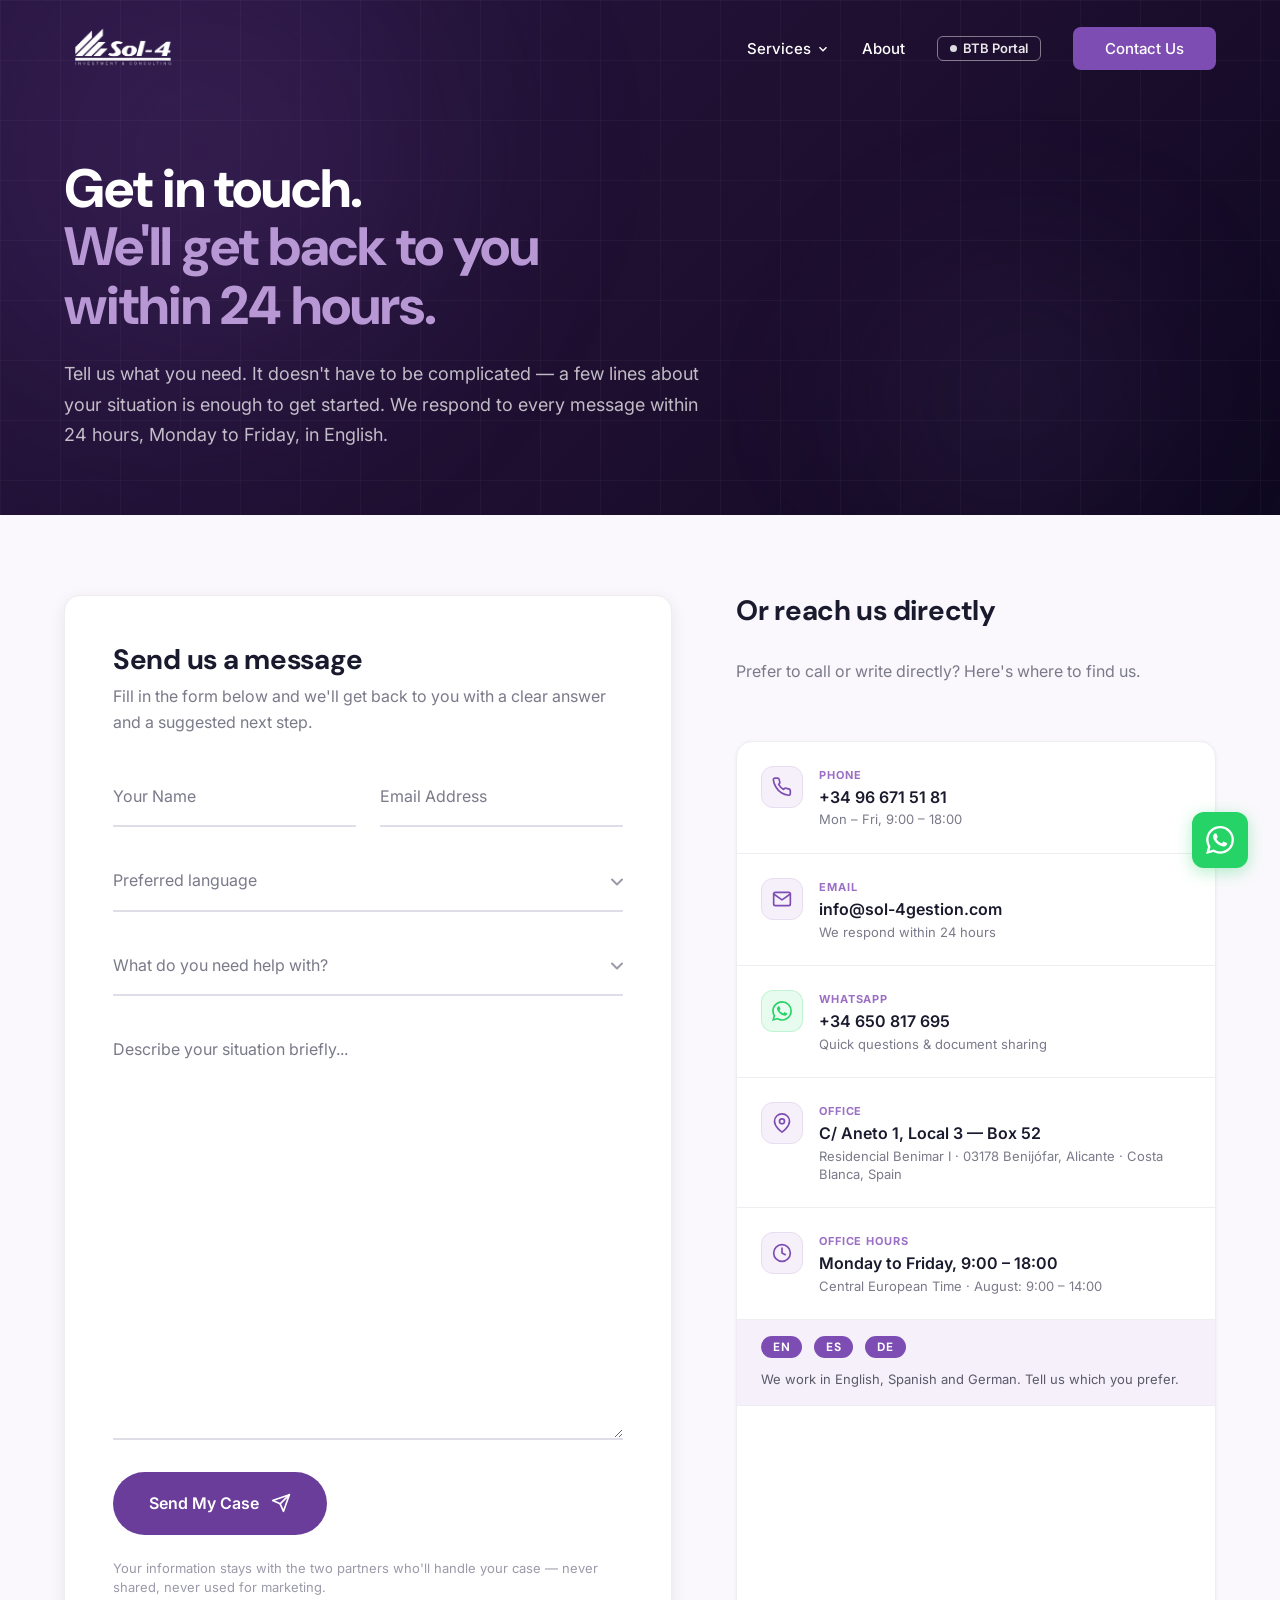
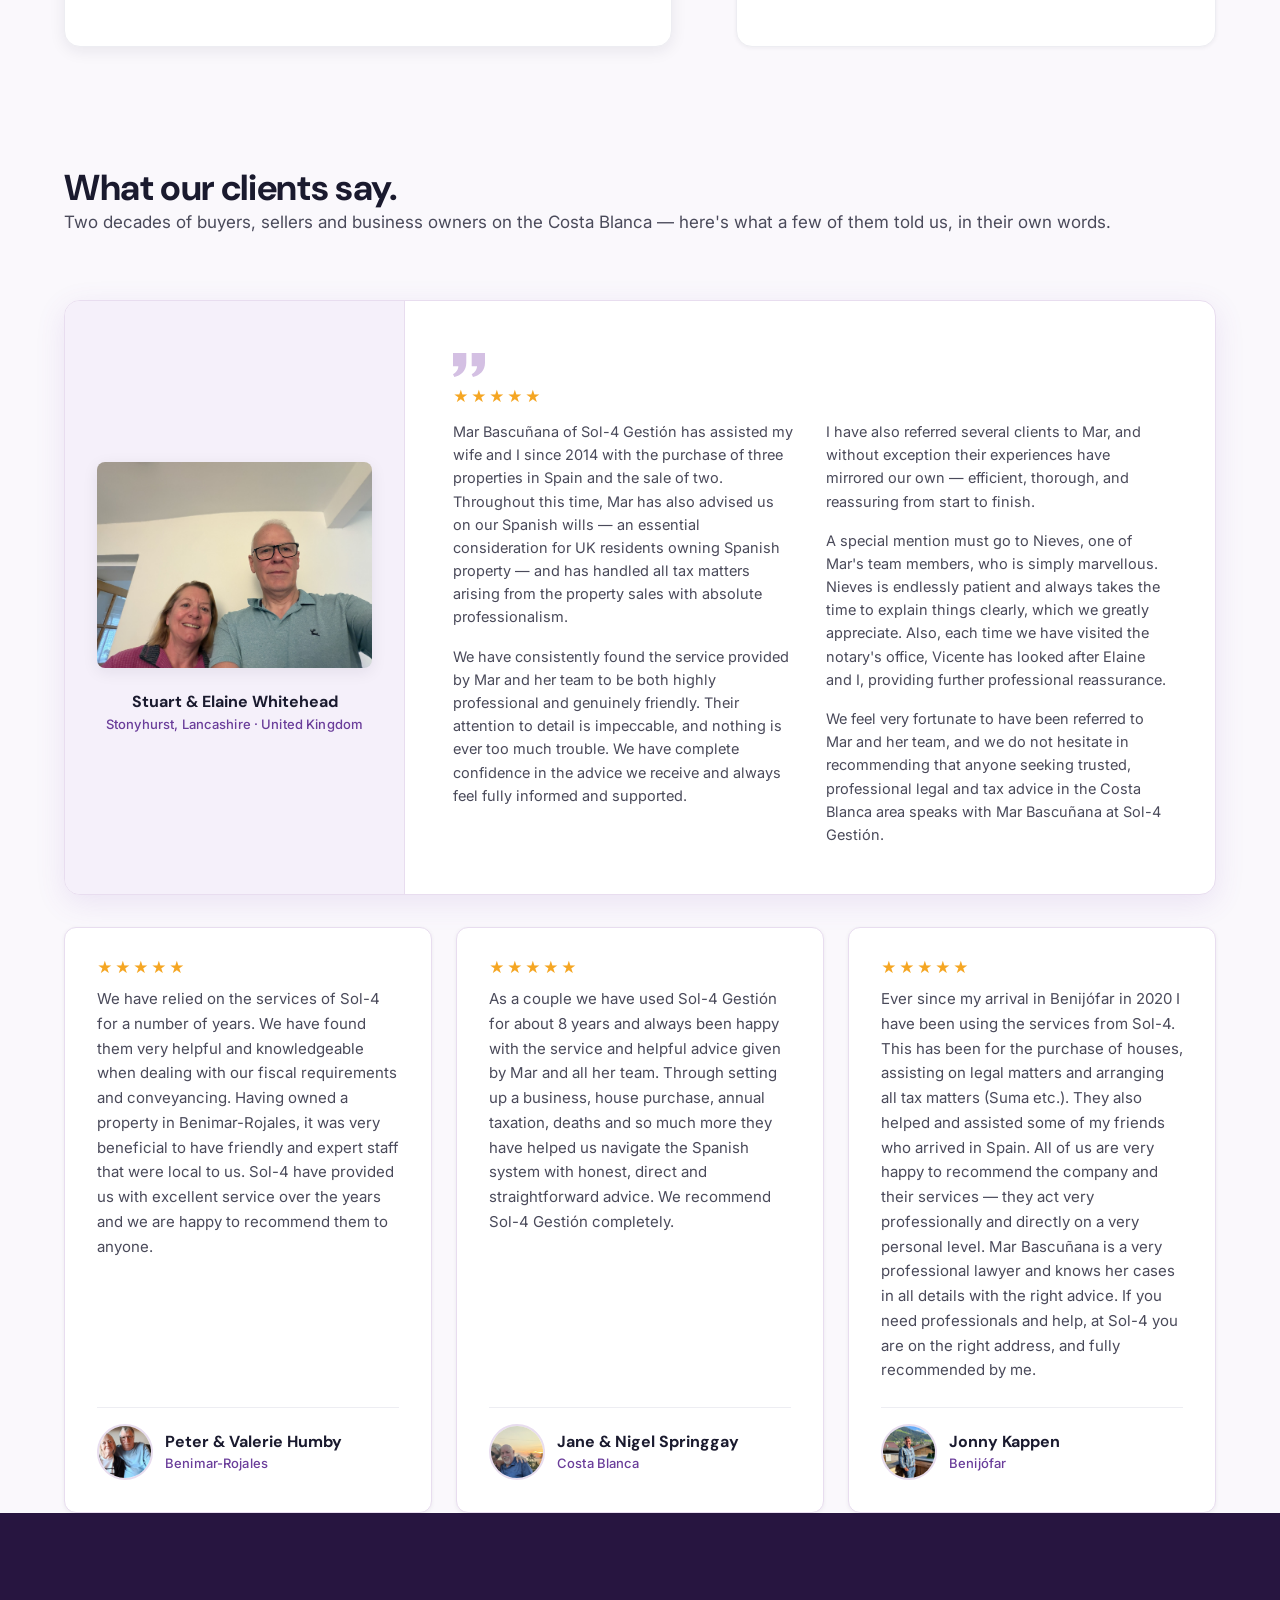
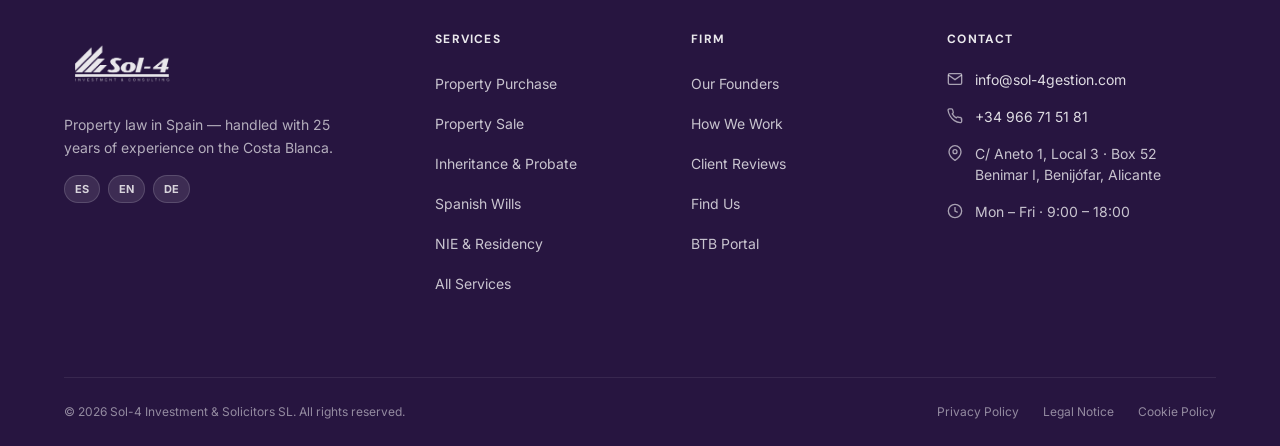
<file: pages/contact/index.html>
<!DOCTYPE html>
<html lang="en">

<head>
  <meta charset="UTF-8">
  <meta name="viewport" content="width=device-width,initial-scale=1">
  <title>Contact — Sol-4 Investment &amp; Solicitors</title>
  <meta name="description"
    content="Get in touch with Sol-4 Gestión. We respond to every message within 24 hours, Monday to Friday, in English, Spanish and German.">
  <link rel="preconnect" href="https://fonts.googleapis.com">
  <link rel="preconnect" href="https://fonts.gstatic.com" crossorigin>
  <link href="https://fonts.googleapis.com/css2?family=DM+Sans:wght@700&family=Inter:wght@400;500;600;700&display=swap"
    rel="stylesheet">
  <link rel="stylesheet" href="styles.css">
</head>

<body>

  <!-- ═══ HEADER ═══ -->
  <header class="site-header" id="site-header">
    <div class="container header-inner">
      <a href="../home/index.html" aria-label="Sol-4 Home">
        <img src="../../assets/logo/logo-sol-4.png" alt="Sol-4 Logo" class="logo">
      </a>
      <nav class="nav-links" id="nav-links">
        <div class="nav-dropdown">
          <button class="nav-dropdown-trigger" aria-expanded="false">
            Services
            <svg xmlns="http://www.w3.org/2000/svg" width="14" height="14" viewBox="0 0 24 24" fill="none"
              stroke="currentColor" stroke-width="2.5">
              <polyline points="6 9 12 15 18 9" />
            </svg>
          </button>
          <div class="nav-dropdown-menu">
            <div class="dropdown-col">
              <span class="dropdown-label">Additional Services</span>
              <a href="../nie-spain/index.html" class="dropdown-link">NIE Spain</a>
              <a href="../notary-representation-spain/index.html" class="dropdown-link">Notary Representation</a>
              <a href="../urban-legal-checks/index.html" class="dropdown-link">Urban &amp; Legal Checks</a>
            </div>
            <div class="dropdown-col">
              <span class="dropdown-label">Business Advisory</span>
              <a href="../advisory/index.html" class="dropdown-link">Advisory</a>
              <a href="../tax-accounting/index.html" class="dropdown-link">Tax &amp; Accounting</a>
              <a href="../company-formation/index.html" class="dropdown-link">Company Formation</a>
              <a href="../labour-law/index.html" class="dropdown-link">Labour Law</a>
            </div>
            <div class="dropdown-all">
              <a href="../services-container/index.html" class="dropdown-all-link">All services →</a>
            </div>
          </div>
        </div>
        <a href="../about-us/index.html">About</a>
        <a href="https://sol-4gestion.biloop.es" class="nav-biloop" target="_blank" rel="noopener">BTB Portal</a>
        <a href="index.html" class="btn btn-primary">Contact Us</a>
      </nav>
      <button class="mobile-toggle" id="mobile-toggle" aria-label="Menu">
        <span></span><span></span><span></span>
      </button>
    </div>
  </header>

  <!-- ═══ PAGE HERO ═══ -->
  <section class="page-hero" id="page-hero">
    <div class="ph-bg">
      <div class="ph-glow ph-glow-1"></div>
      <div class="ph-glow ph-glow-2"></div>
      <div class="ph-grid"></div>
    </div>
    <div class="container">
      <div class="ph-inner">
        <h1>Get in touch.<br><span class="ph-accent">We'll get back to you within&nbsp;24&nbsp;hours.</span></h1>
        <p class="ph-body">Tell us what you need. It doesn't have to be complicated — a few lines about your situation
          is enough to get started. We respond to every message within 24 hours, Monday to Friday,
          in&nbsp;English.</p>
      </div>
    </div>
  </section>

  <!-- ═══ MAIN CONTACT SECTION ═══ -->
  <section class="contact-main" id="contact">
    <div class="container">
      <div class="contact-grid">

        <!-- ── Form column ── -->
        <div class="form-col reveal">
          <h2 class="col-heading">Send us a message</h2>
          <p class="col-sub">Fill in the form below and we'll get back to you with a clear answer and a suggested next
            step.</p>

          <form id="contact-form" class="premium-form" action="#" method="POST" novalidate>
            <div class="form-row">
              <div class="input-wrapper">
                <input type="text" id="name" name="name" required placeholder=" ">
                <label for="name">Your Name</label>
              </div>
              <div class="input-wrapper">
                <input type="email" id="email" name="email" required placeholder=" ">
                <label for="email">Email Address</label>
              </div>
            </div>
            <div class="input-wrapper select-wrapper">
              <select id="language" name="language" required>
                <option value="" disabled selected hidden></option>
                <option value="en">English</option>
                <option value="es">Spanish / Español</option>
                <option value="de">German / Deutsch</option>
              </select>
              <label for="language">Preferred language</label>
              <div class="select-arrow">
                <svg width="12" height="8" viewBox="0 0 12 8" fill="none">
                  <path d="M1 1.5L6 6.5L11 1.5" stroke="currentColor" stroke-width="2" stroke-linecap="round"
                    stroke-linejoin="round" />
                </svg>
              </div>
            </div>
            <div class="input-wrapper select-wrapper">
              <select id="service" name="service" required>
                <option value="" disabled selected hidden></option>
                <option value="buy">Buying a property</option>
                <option value="sell">Selling a property</option>
                <option value="inherit">Inheritance in Spain</option>
                <option value="will">Spanish will</option>
                <option value="business">Business Advisory</option>
                <option value="other">Other</option>
              </select>
              <label for="service">What do you need help with?</label>
              <div class="select-arrow">
                <svg width="12" height="8" viewBox="0 0 12 8" fill="none">
                  <path d="M1 1.5L6 6.5L11 1.5" stroke="currentColor" stroke-width="2" stroke-linecap="round"
                    stroke-linejoin="round" />
                </svg>
              </div>
            </div>
            <div class="input-wrapper">
              <textarea id="message" name="message" rows="5" required placeholder=" "></textarea>
              <label for="message">Describe your situation briefly...</label>
            </div>
            <button type="submit" class="btn-submit">
              Send My Case
              <svg width="20" height="20" viewBox="0 0 24 24" fill="none" stroke="currentColor" stroke-width="2"
                stroke-linecap="round" stroke-linejoin="round">
                <line x1="22" y1="2" x2="11" y2="13"></line>
                <polygon points="22 2 15 22 11 13 2 9 22 2"></polygon>
              </svg>
            </button>
            <p class="trust-micro-note">Your information stays with the two partners who'll handle your case — never
              shared, never used for marketing.</p>
          </form>

          <!-- Confirmation message (shown after submit) -->
          <div class="form-success" id="form-success" hidden>
            <div class="success-icon">
              <svg xmlns="http://www.w3.org/2000/svg" width="32" height="32" viewBox="0 0 24 24" fill="none"
                stroke="currentColor" stroke-width="2" stroke-linecap="round" stroke-linejoin="round">
                <path d="M22 11.08V12a10 10 0 1 1-5.93-9.14" />
                <polyline points="22 4 12 14.01 9 11.01" />
              </svg>
            </div>
            <h3>Thank you — we've received your message.</h3>
            <p>You'll hear from us within 24 hours, Monday to Friday. If your situation is urgent, call us directly on
              the number below.</p>
          </div>
        </div>

        <!-- ── Details column ── -->
        <div class="details-col reveal reveal-delay-1">
          <h2 class="col-heading">Or reach us directly</h2>
          <p class="col-sub">Prefer to call or write directly? Here's where to find us.</p>

          <div class="direct-contacts">

            <a href="tel:+34966715181" class="direct-item">
              <div class="direct-icon">
                <svg xmlns="http://www.w3.org/2000/svg" width="20" height="20" viewBox="0 0 24 24" fill="none"
                  stroke="currentColor" stroke-width="2" stroke-linecap="round" stroke-linejoin="round">
                  <path
                    d="M22 16.92v3a2 2 0 0 1-2.18 2 19.79 19.79 0 0 1-8.63-3.07A19.5 19.5 0 0 1 4.69 12 19.79 19.79 0 0 1 1.61 3.44 2 2 0 0 1 3.6 1.27h3a2 2 0 0 1 2 1.72c.127.96.361 1.903.7 2.81a2 2 0 0 1-.45 2.11L7.91 8.91a16 16 0 0 0 6 6l.91-.91a2 2 0 0 1 2.11-.45c.907.339 1.85.573 2.81.7A2 2 0 0 1 21.73 16.92z" />
                </svg>
              </div>
              <div class="direct-content">
                <span class="direct-label">Phone</span>
                <span class="direct-value">+34 96 671 51 81</span>
                <span class="direct-note">Mon – Fri, 9:00 – 18:00</span>
              </div>
            </a>

            <a href="mailto:info@sol-4gestion.com" class="direct-item">
              <div class="direct-icon">
                <svg xmlns="http://www.w3.org/2000/svg" width="20" height="20" viewBox="0 0 24 24" fill="none"
                  stroke="currentColor" stroke-width="2" stroke-linecap="round" stroke-linejoin="round">
                  <path d="M4 4h16c1.1 0 2 .9 2 2v12c0 1.1-.9 2-2 2H4c-1.1 0-2-.9-2-2V6c0-1.1.9-2 2-2z" />
                  <polyline points="22,6 12,13 2,6" />
                </svg>
              </div>
              <div class="direct-content">
                <span class="direct-label">Email</span>
                <span class="direct-value">info@sol-4gestion.com</span>
                <span class="direct-note">We respond within 24 hours</span>
              </div>
            </a>

            <a href="https://wa.me/34650817695" target="_blank" rel="noopener" class="direct-item direct-item-whatsapp">
              <div class="direct-icon">
                <svg xmlns="http://www.w3.org/2000/svg" width="20" height="20" viewBox="0 0 24 24" fill="currentColor">
                  <path
                    d="M17.472 14.382c-.297-.149-1.758-.867-2.03-.967-.273-.099-.471-.148-.67.15-.197.297-.767.966-.94 1.164-.173.199-.347.223-.644.075-.297-.15-1.255-.463-2.39-1.475-.883-.788-1.48-1.761-1.653-2.059-.173-.297-.018-.458.13-.606.134-.133.298-.347.446-.52.149-.174.198-.298.298-.497.099-.198.05-.371-.025-.52-.075-.149-.669-1.612-.916-2.207-.242-.579-.487-.5-.669-.51-.173-.008-.371-.01-.57-.01-.198 0-.52.074-.792.372-.272.297-1.04 1.016-1.04 2.479 0 1.462 1.065 2.875 1.213 3.074.149.198 2.096 3.2 5.077 4.487.709.306 1.262.489 1.694.625.712.227 1.36.195 1.871.118.571-.085 1.758-.719 2.006-1.413.248-.694.248-1.289.173-1.413-.074-.124-.272-.198-.57-.347m-5.421 7.403h-.004a9.87 9.87 0 0 1-5.031-1.378l-.361-.214-3.741.982.998-3.648-.235-.374a9.86 9.86 0 0 1-1.51-5.26c.001-5.45 4.436-9.884 9.888-9.884 2.64 0 5.122 1.03 6.988 2.898a9.825 9.825 0 0 1 2.893 6.994c-.003 5.45-4.437 9.884-9.885 9.884m8.413-18.297A11.815 11.815 0 0 0 12.05 0C5.495 0 .16 5.335.157 11.892c0 2.096.547 4.142 1.588 5.945L.057 24l6.305-1.654a11.882 11.882 0 0 0 5.683 1.448h.005c6.554 0 11.89-5.335 11.893-11.893a11.821 11.821 0 0 0-3.48-8.413z" />
                </svg>
              </div>
              <div class="direct-content">
                <span class="direct-label">WhatsApp</span>
                <span class="direct-value">+34 650 817 695</span>
                <span class="direct-note">Quick questions &amp; document sharing</span>
              </div>
            </a>

            <div class="direct-item direct-item-static">
              <div class="direct-icon">
                <svg xmlns="http://www.w3.org/2000/svg" width="20" height="20" viewBox="0 0 24 24" fill="none"
                  stroke="currentColor" stroke-width="2" stroke-linecap="round" stroke-linejoin="round">
                  <path d="M21 10c0 7-9 13-9 13s-9-6-9-13a9 9 0 0 1 18 0z" />
                  <circle cx="12" cy="10" r="3" />
                </svg>
              </div>
              <div class="direct-content">
                <span class="direct-label">Office</span>
                <span class="direct-value">C/ Aneto 1, Local 3 — Box 52</span>
                <span class="direct-note">Residencial Benimar I · 03178 Benijófar, Alicante · Costa Blanca, Spain</span>
              </div>
            </div>

            <div class="direct-item direct-item-static">
              <div class="direct-icon">
                <svg xmlns="http://www.w3.org/2000/svg" width="20" height="20" viewBox="0 0 24 24" fill="none"
                  stroke="currentColor" stroke-width="2" stroke-linecap="round" stroke-linejoin="round">
                  <circle cx="12" cy="12" r="10" />
                  <polyline points="12 6 12 12 16 14" />
                </svg>
              </div>
              <div class="direct-content">
                <span class="direct-label">Office hours</span>
                <span class="direct-value">Monday to Friday, 9:00 – 18:00</span>
                <span class="direct-note">Central European Time · August: 9:00 – 14:00</span>
              </div>
            </div>

            <div class="langs-strip">
              <span class="lang-chip">EN</span>
              <span class="lang-chip">ES</span>
              <span class="lang-chip">DE</span>
              <span class="langs-label">We work in English, Spanish and German. Tell us which you prefer.</span>
            </div>

            <!-- Map inside the card -->
            <div class="map-wrap">
              <iframe
                src="https://www.google.com/maps/embed?pb=!1m18!1m12!1m3!1d3143.43346452296!2d-0.7358482!3d38.0835338!2m3!1f0!2f0!3f0!3m2!1i1024!2i768!4f13.1!3m3!1m2!1s0xd6398f6d7d5d5d5%3A0x6b8f7d5d5d5d5d5!2sCalle%20Aneto%2C%201%2C%2003178%20Benij%C3%B3far%2C%20Alicante!5e0!3m2!1sen!2ses!4v1715095000000!5m2!1sen!2ses"
                width="100%" height="240" style="border:0;" allowfullscreen="" loading="lazy"
                referrerpolicy="no-referrer-when-downgrade">
              </iframe>
            </div>

          </div>

        </div>
      </div>
    </div>
  </section>

  <!-- ═══ SECTION: TESTIMONIALS ═══ -->
  <section class="section tst-section" id="testimonials">
    <div class="container">
      <div class="section-header reveal">
        <h2>What our clients say.</h2>
        <p>Two decades of buyers, sellers and business owners on the Costa Blanca — here's what a few of them told us, in their own words.</p>
      </div>

      <!-- Featured testimonial -->
      <div class="tst-featured reveal">
        <div class="tst-featured-media">
          <img src="../../assets/testimonials/t1.jpg" alt="Stuart and Elaine Whitehead" loading="lazy">
          <div class="tst-author">
            <span class="tst-author-name">Stuart &amp; Elaine Whitehead</span>
            <span class="tst-author-loc">Stonyhurst, Lancashire · United Kingdom</span>
          </div>
        </div>
        <div class="tst-featured-body">
          <svg class="tst-quote-mark" xmlns="http://www.w3.org/2000/svg" width="40" height="40" viewBox="0 0 24 24"
            fill="currentColor">
            <path d="M9.983 3v7.391c0 5.704-3.731 9.57-8.983 10.609l-.995-2.151c2.432-.917 3.995-3.638 3.995-5.849h-4v-10h9.983zm14.017 0v7.391c0 5.704-3.748 9.571-9 10.609l-.996-2.151c2.433-.917 3.996-3.638 3.996-5.849h-3.983v-10h9.983z" />
          </svg>
          <div class="tst-stars" aria-label="5 out of 5 stars">★★★★★</div>
          <div class="tst-featured-text">
            <p>Mar Bascuñana of Sol-4 Gestión has assisted my wife and I since 2014 with the purchase of three properties
              in Spain and the sale of two. Throughout this time, Mar has also advised us on our Spanish wills — an
              essential consideration for UK residents owning Spanish property — and has handled all tax matters arising
              from the property sales with absolute professionalism.</p>
            <p>We have consistently found the service provided by Mar and her team to be both highly professional and
              genuinely friendly. Their attention to detail is impeccable, and nothing is ever too much trouble. We have
              complete confidence in the advice we receive and always feel fully informed and supported.</p>
            <p>I have also referred several clients to Mar, and without exception their experiences have mirrored our own
              — efficient, thorough, and reassuring from start to finish.</p>
            <p>A special mention must go to Nieves, one of Mar's team members, who is simply marvellous. Nieves is
              endlessly patient and always takes the time to explain things clearly, which we greatly appreciate. Also,
              each time we have visited the notary's office, Vicente has looked after Elaine and I, providing further
              professional reassurance.</p>
            <p>We feel very fortunate to have been referred to Mar and her team, and we do not hesitate in recommending
              that anyone seeking trusted, professional legal and tax advice in the Costa Blanca area speaks with Mar
              Bascuñana at Sol-4 Gestión.</p>
          </div>
        </div>
      </div>

      <!-- Testimonial grid -->
      <div class="tst-grid">

        <article class="tst-card reveal">
          <div class="tst-stars" aria-label="5 out of 5 stars">★★★★★</div>
          <p class="tst-card-text">We have relied on the services of Sol-4 for a number of years. We have found them very
            helpful and knowledgeable when dealing with our fiscal requirements and conveyancing. Having owned a property
            in Benimar-Rojales, it was very beneficial to have friendly and expert staff that were local to us. Sol-4
            have provided us with excellent service over the years and we are happy to recommend them to anyone.</p>
          <div class="tst-card-foot">
            <img class="tst-avatar" src="../../assets/testimonials/t2.jpg" alt="Peter and Valerie Humby" loading="lazy">
            <div class="tst-card-who">
              <span class="tst-author-name">Peter &amp; Valerie Humby</span>
              <span class="tst-author-loc">Benimar-Rojales</span>
            </div>
          </div>
        </article>

        <article class="tst-card reveal reveal-delay-1">
          <div class="tst-stars" aria-label="5 out of 5 stars">★★★★★</div>
          <p class="tst-card-text">As a couple we have used Sol-4 Gestión for about 8 years and always been happy with the
            service and helpful advice given by Mar and all her team. Through setting up a business, house purchase,
            annual taxation, deaths and so much more they have helped us navigate the Spanish system with honest, direct
            and straightforward advice. We recommend Sol-4 Gestión completely.</p>
          <div class="tst-card-foot">
            <img class="tst-avatar" src="../../assets/testimonials/t3.jpg" alt="Jane and Nigel Springgay" loading="lazy">
            <div class="tst-card-who">
              <span class="tst-author-name">Jane &amp; Nigel Springgay</span>
              <span class="tst-author-loc">Costa Blanca</span>
            </div>
          </div>
        </article>

        <article class="tst-card reveal reveal-delay-2">
          <div class="tst-stars" aria-label="5 out of 5 stars">★★★★★</div>
          <p class="tst-card-text">Ever since my arrival in Benijófar in 2020 I have been using the services from Sol-4.
            This has been for the purchase of houses, assisting on legal matters and arranging all tax matters (Suma
            etc.). They also helped and assisted some of my friends who arrived in Spain. All of us are very happy to
            recommend the company and their services — they act very professionally and directly on a very personal
            level. Mar Bascuñana is a very professional lawyer and knows her cases in all details with the right advice.
            If you need professionals and help, at Sol-4 you are on the right address, and fully recommended by me.</p>
          <div class="tst-card-foot">
            <img class="tst-avatar" src="../../assets/testimonials/t4.jpg" alt="Jonny Kappen" loading="lazy">
            <div class="tst-card-who">
              <span class="tst-author-name">Jonny Kappen</span>
              <span class="tst-author-loc">Benijófar</span>
            </div>
          </div>
        </article>

      </div>
    </div>
  </section>

  <!-- ═══ FOOTER ═══ -->
  <footer class="site-footer">
    <div class="container">
      <div class="footer-top">
        <div class="footer-brand">
          <img src="../../assets/logo/logo-sol-4.png" alt="Sol-4 Logo" class="footer-logo">
          <p class="footer-tagline">Property law in Spain — handled with 25 years of experience on the Costa Blanca.</p>
          <div class="footer-langs">
            <span class="lang-tag">ES</span>
            <span class="lang-tag">EN</span>
            <span class="lang-tag">DE</span>
          </div>
        </div>
        <div class="footer-col">
          <h4 class="footer-heading">Services</h4>
          <ul class="footer-links">
            <li><a href="../../pages/services-container/index.html#buying">Property Purchase</a></li>
            <li><a href="../../pages/services-container/index.html#selling">Property Sale</a></li>
            <li><a href="../../pages/services-container/index.html#inheritance">Inheritance &amp; Probate</a></li>
            <li><a href="../../pages/services-container/index.html#wills">Spanish Wills</a></li>
            <li><a href="../../pages/services-container/index.html#nie">NIE &amp; Residency</a></li>
            <li><a href="../../pages/services-container/index.html">All Services</a></li>
          </ul>
        </div>
        <div class="footer-col">
          <h4 class="footer-heading">Firm</h4>
          <ul class="footer-links">
            <li><a href="../../pages/about-us/index.html#founder">Our Founders</a></li>
            <li><a href="../../pages/home/index.html#methodology">How We Work</a></li>
            <li><a href="../../pages/home/index.html#testimonials">Client Reviews</a></li>
            <li><a href="../../pages/about-us/index.html#office">Find Us</a></li>
            <li><a href="https://sol-4gestion.biloop.es" target="_blank" rel="noopener">BTB Portal</a></li>
          </ul>
        </div>
        <div class="footer-col">
          <h4 class="footer-heading">Contact</h4>
          <ul class="footer-contact-list">
            <li>
              <svg xmlns="http://www.w3.org/2000/svg" width="16" height="16" viewBox="0 0 24 24" fill="none"
                stroke="currentColor" stroke-width="2">
                <path d="M4 4h16c1.1 0 2 .9 2 2v12c0 1.1-.9 2-2 2H4c-1.1 0-2-.9-2-2V6c0-1.1.9-2 2-2z" />
                <polyline points="22,6 12,13 2,6" />
              </svg>
              <a href="mailto:info@sol-4gestion.com">info@sol-4gestion.com</a>
            </li>
            <li>
              <svg xmlns="http://www.w3.org/2000/svg" width="16" height="16" viewBox="0 0 24 24" fill="none"
                stroke="currentColor" stroke-width="2">
                <path
                  d="M22 16.92v3a2 2 0 0 1-2.18 2 19.79 19.79 0 0 1-8.63-3.07A19.5 19.5 0 0 1 4.69 12 19.79 19.79 0 0 1 1.61 3.44 2 2 0 0 1 3.6 1.27h3a2 2 0 0 1 2 1.72c.127.96.361 1.903.7 2.81a2 2 0 0 1-.45 2.11L7.91 8.91a16 16 0 0 0 6 6l.91-.91a2 2 0 0 1 2.11-.45c.907.339 1.85.573 2.81.7A2 2 0 0 1 21.73 16.92z" />
              </svg>
              <a href="tel:+34966715181">+34 966 71 51 81</a>
            </li>
            <li>
              <svg xmlns="http://www.w3.org/2000/svg" width="16" height="16" viewBox="0 0 24 24" fill="none"
                stroke="currentColor" stroke-width="2">
                <path d="M21 10c0 7-9 13-9 13s-9-6-9-13a9 9 0 0 1 18 0z" />
                <circle cx="12" cy="10" r="3" />
              </svg>
              <span>C/ Aneto 1, Local 3 · Box 52<br>Benimar I, Benijófar, Alicante</span>
            </li>
            <li>
              <svg xmlns="http://www.w3.org/2000/svg" width="16" height="16" viewBox="0 0 24 24" fill="none"
                stroke="currentColor" stroke-width="2">
                <circle cx="12" cy="12" r="10" />
                <polyline points="12 6 12 12 16 14" />
              </svg>
              <span>Mon – Fri · 9:00 – 18:00</span>
            </li>
          </ul>
        </div>
      </div>
      <div class="footer-bottom">
        <p>&copy; 2026 Sol-4 Investment &amp; Solicitors SL. All rights reserved.</p>
        <div class="footer-legal-links">
          <a href="#">Privacy Policy</a>
          <a href="#">Legal Notice</a>
          <a href="#">Cookie Policy</a>
        </div>
      </div>
    </div>
  </footer>

  <!-- ═══ WHATSAPP FLOAT ═══ -->
  <a href="https://wa.me/34650817695" target="_blank" rel="noopener" class="whatsapp-float"
    aria-label="Contact us on WhatsApp">
    <svg xmlns="http://www.w3.org/2000/svg" width="28" height="28" viewBox="0 0 24 24" fill="currentColor">
      <path
        d="M17.472 14.382c-.297-.149-1.758-.867-2.03-.967-.273-.099-.471-.148-.67.15-.197.297-.767.966-.94 1.164-.173.199-.347.223-.644.075-.297-.15-1.255-.463-2.39-1.475-.883-.788-1.48-1.761-1.653-2.059-.173-.297-.018-.458.13-.606.134-.133.298-.347.446-.52.149-.174.198-.298.298-.497.099-.198.05-.371-.025-.52-.075-.149-.669-1.612-.916-2.207-.242-.579-.487-.5-.669-.51-.173-.008-.371-.01-.57-.01-.198 0-.52.074-.792.372-.272.297-1.04 1.016-1.04 2.479 0 1.462 1.065 2.875 1.213 3.074.149.198 2.096 3.2 5.077 4.487.709.306 1.262.489 1.694.625.712.227 1.36.195 1.871.118.571-.085 1.758-.719 2.006-1.413.248-.694.248-1.289.173-1.413-.074-.124-.272-.198-.57-.347m-5.421 7.403h-.004a9.87 9.87 0 0 1-5.031-1.378l-.361-.214-3.741.982.998-3.648-.235-.374a9.86 9.86 0 0 1-1.51-5.26c.001-5.45 4.436-9.884 9.888-9.884 2.64 0 5.122 1.03 6.988 2.898a9.825 9.825 0 0 1 2.893 6.994c-.003 5.45-4.437 9.884-9.885 9.884m8.413-18.297A11.815 11.815 0 0 0 12.05 0C5.495 0 .16 5.335.157 11.892c0 2.096.547 4.142 1.588 5.945L.057 24l6.305-1.654a11.882 11.882 0 0 0 5.683 1.448h.005c6.554 0 11.89-5.335 11.893-11.893a11.821 11.821 0 0 0-3.48-8.413z" />
    </svg>
  </a>

  <!-- ═══ JS ═══ -->
  <script>
    // ── Scroll Reveal ──
    const obs = new IntersectionObserver((entries) => {
      entries.forEach(e => { if (e.isIntersecting) { e.target.classList.add('visible'); obs.unobserve(e.target) } });
    }, { threshold: .12 });
    document.querySelectorAll('.reveal').forEach(el => obs.observe(el));

    // ── Header scroll ──
    const header = document.getElementById('site-header');
    window.addEventListener('scroll', () => { header.classList.toggle('scrolled', window.scrollY > 60) }, { passive: true });

    // ── Mobile menu ──
    const toggle = document.getElementById('mobile-toggle');
    const nav = document.getElementById('nav-links');
    toggle.addEventListener('click', () => { toggle.classList.toggle('active'); nav.classList.toggle('active') });
    nav.querySelectorAll('a:not(.dropdown-link):not(.dropdown-all-link)').forEach(a => a.addEventListener('click', () => { toggle.classList.remove('active'); nav.classList.remove('active') }));
    nav.querySelectorAll('.dropdown-link, .dropdown-all-link').forEach(a => a.addEventListener('click', () => { toggle.classList.remove('active'); nav.classList.remove('active') }));

    // ── Services Dropdown ──
    const dropdownTrigger = document.querySelector('.nav-dropdown-trigger');
    const dropdownMenu = document.querySelector('.nav-dropdown-menu');
    if (dropdownTrigger && dropdownMenu) {
      dropdownTrigger.addEventListener('click', e => {
        e.stopPropagation();
        const open = dropdownMenu.classList.toggle('open');
        dropdownTrigger.setAttribute('aria-expanded', open);
      });
      document.addEventListener('click', e => {
        if (!e.target.closest('.nav-dropdown')) {
          dropdownMenu.classList.remove('open');
          dropdownTrigger.setAttribute('aria-expanded', 'false');
        }
      });
      dropdownMenu.querySelectorAll('.dropdown-link, .dropdown-all-link').forEach(link => {
        link.addEventListener('click', () => {
          dropdownMenu.classList.remove('open');
          dropdownTrigger.setAttribute('aria-expanded', 'false');
        });
      });
    }

    // ── Form submit → show confirmation ──
    const form = document.getElementById('contact-form');
    const success = document.getElementById('form-success');
    if (form && success) {
      form.addEventListener('submit', e => {
        e.preventDefault();
        form.hidden = true;
        success.removeAttribute('hidden');
        success.scrollIntoView({ behavior: 'smooth', block: 'center' });
      });
    }
  </script>

</body>
</html>
</file>
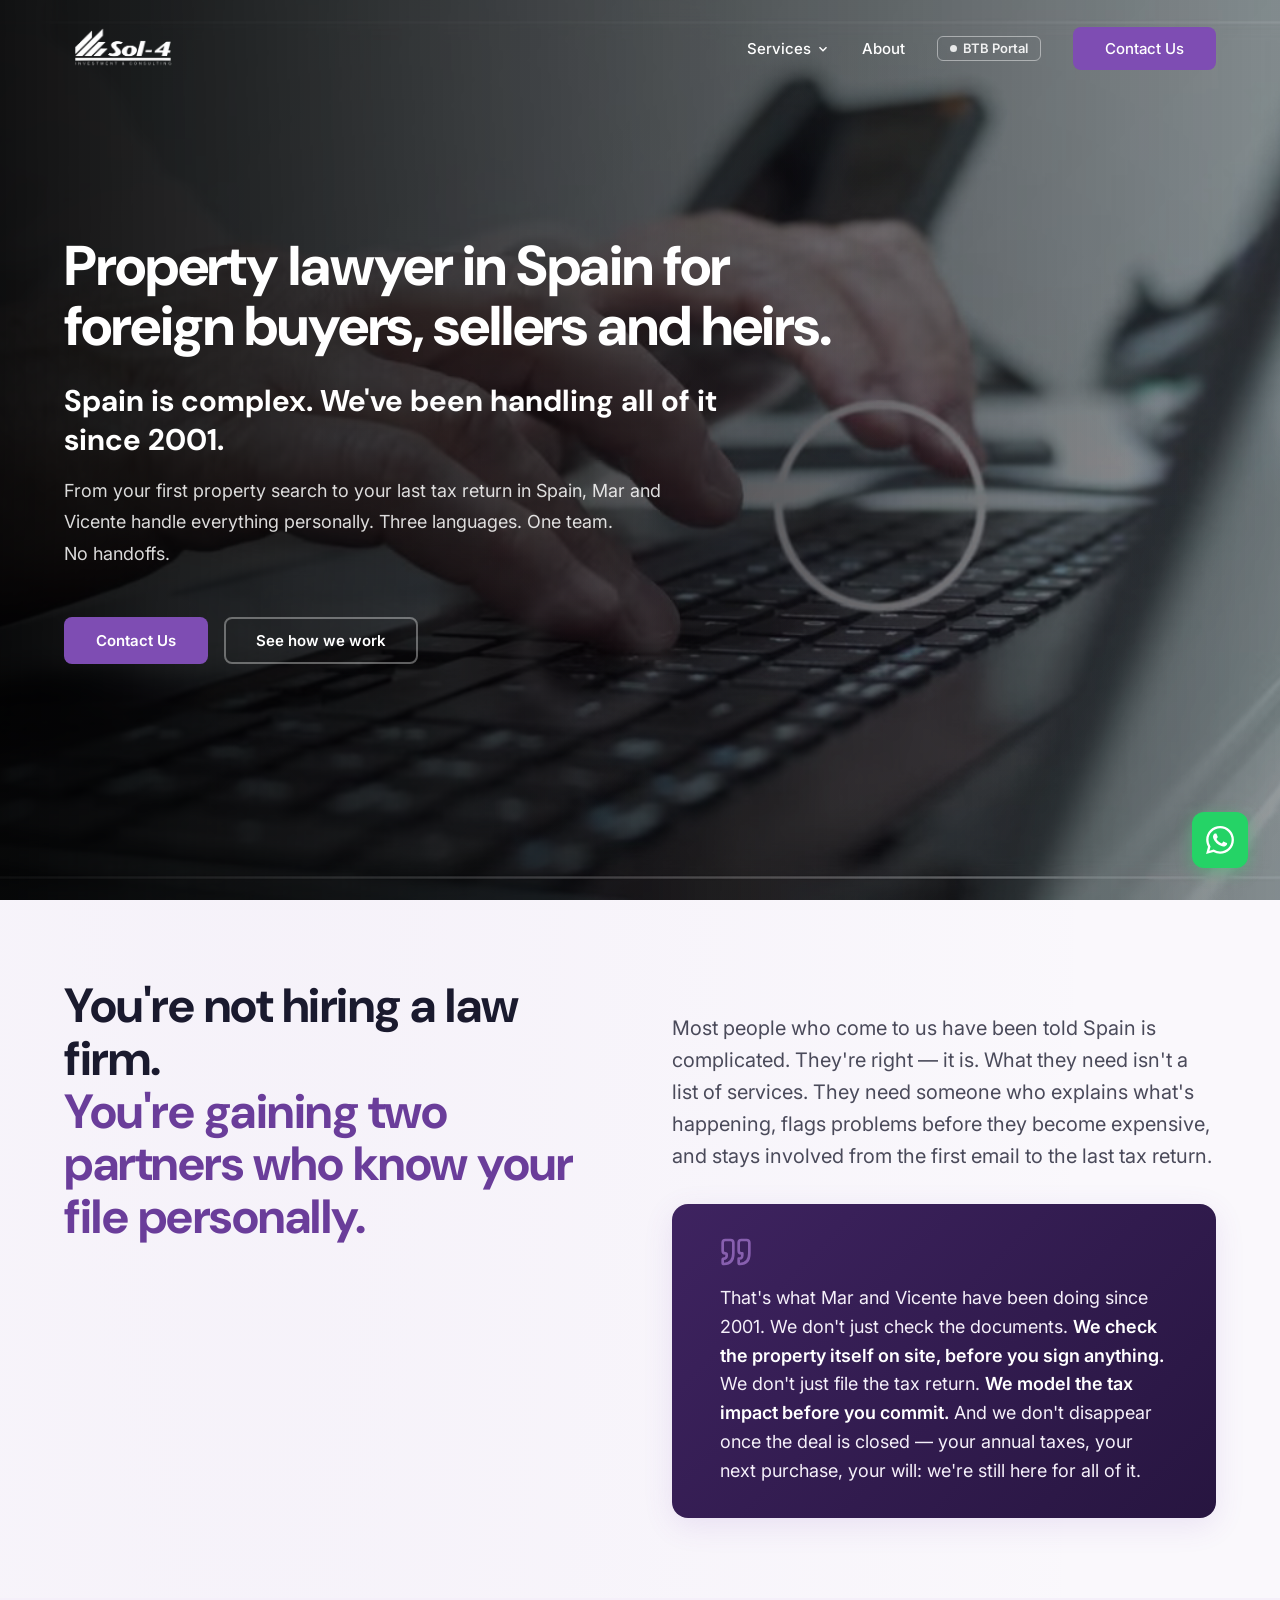
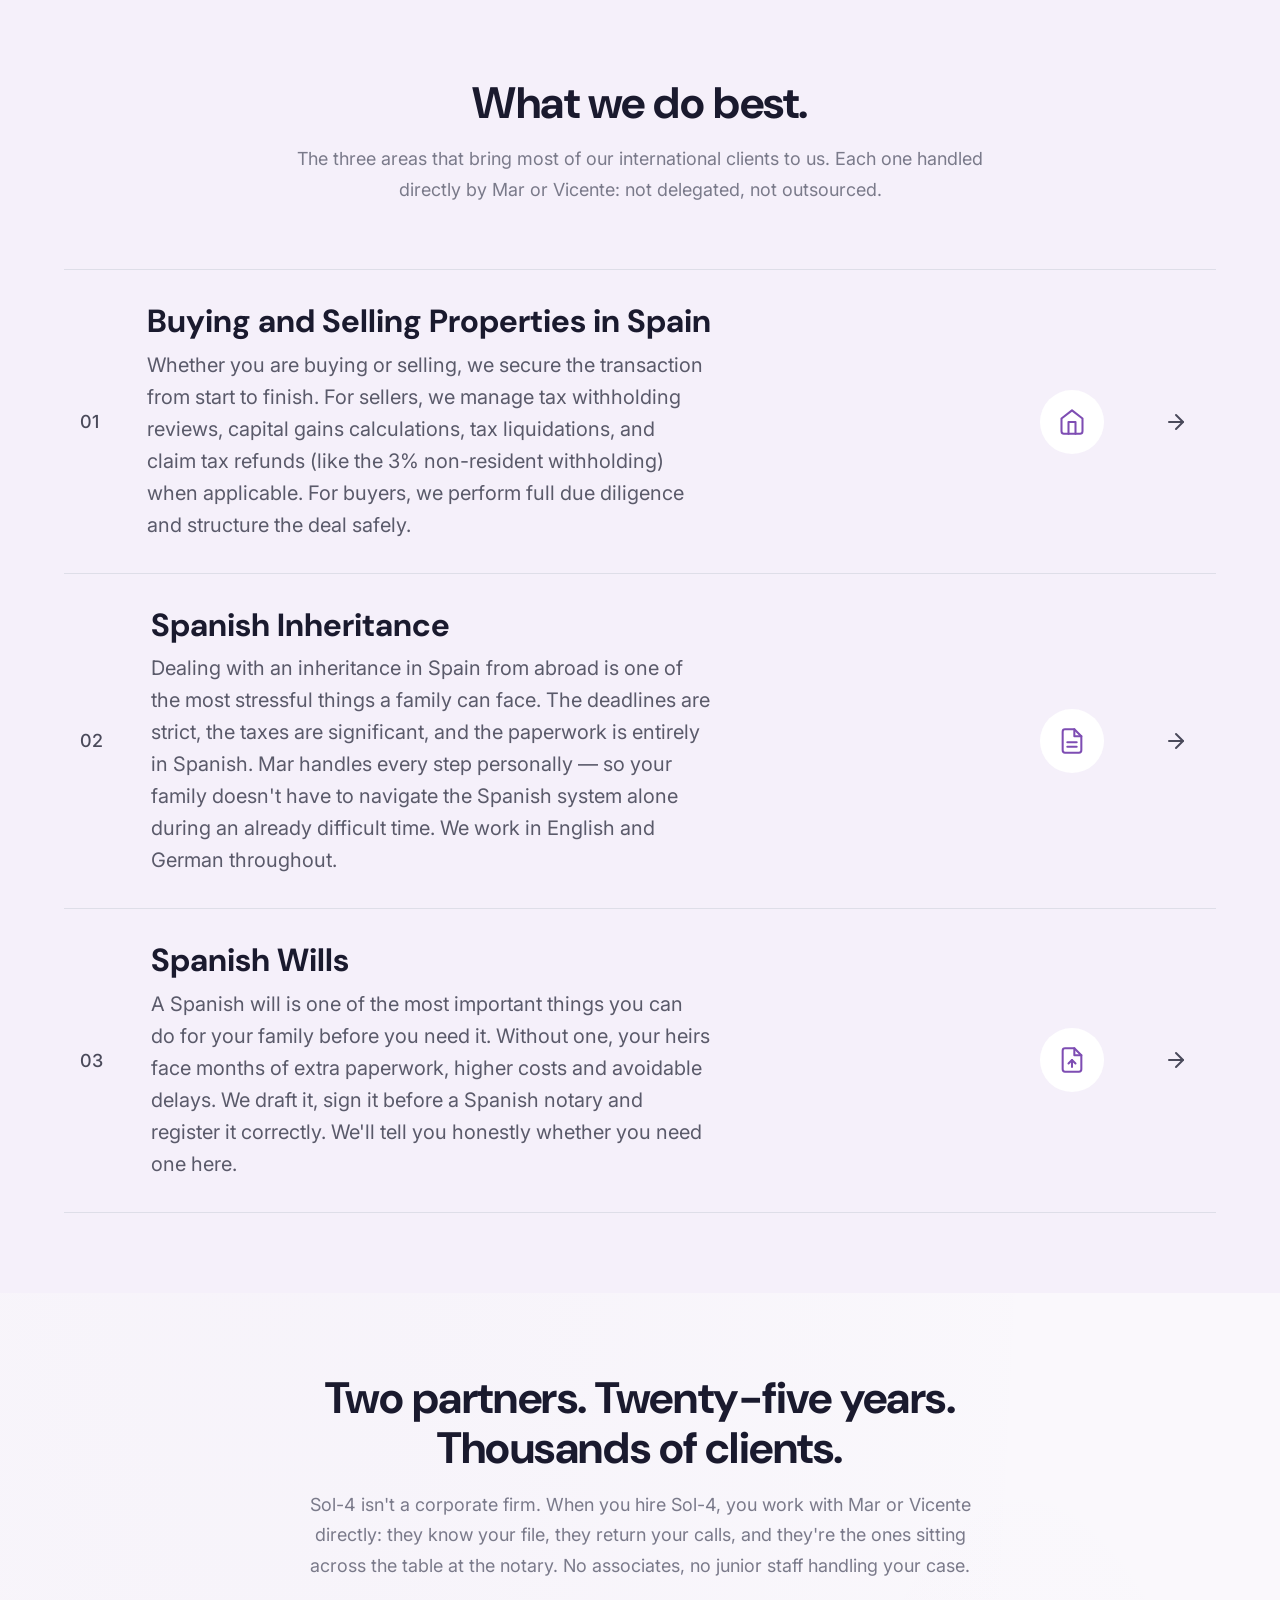
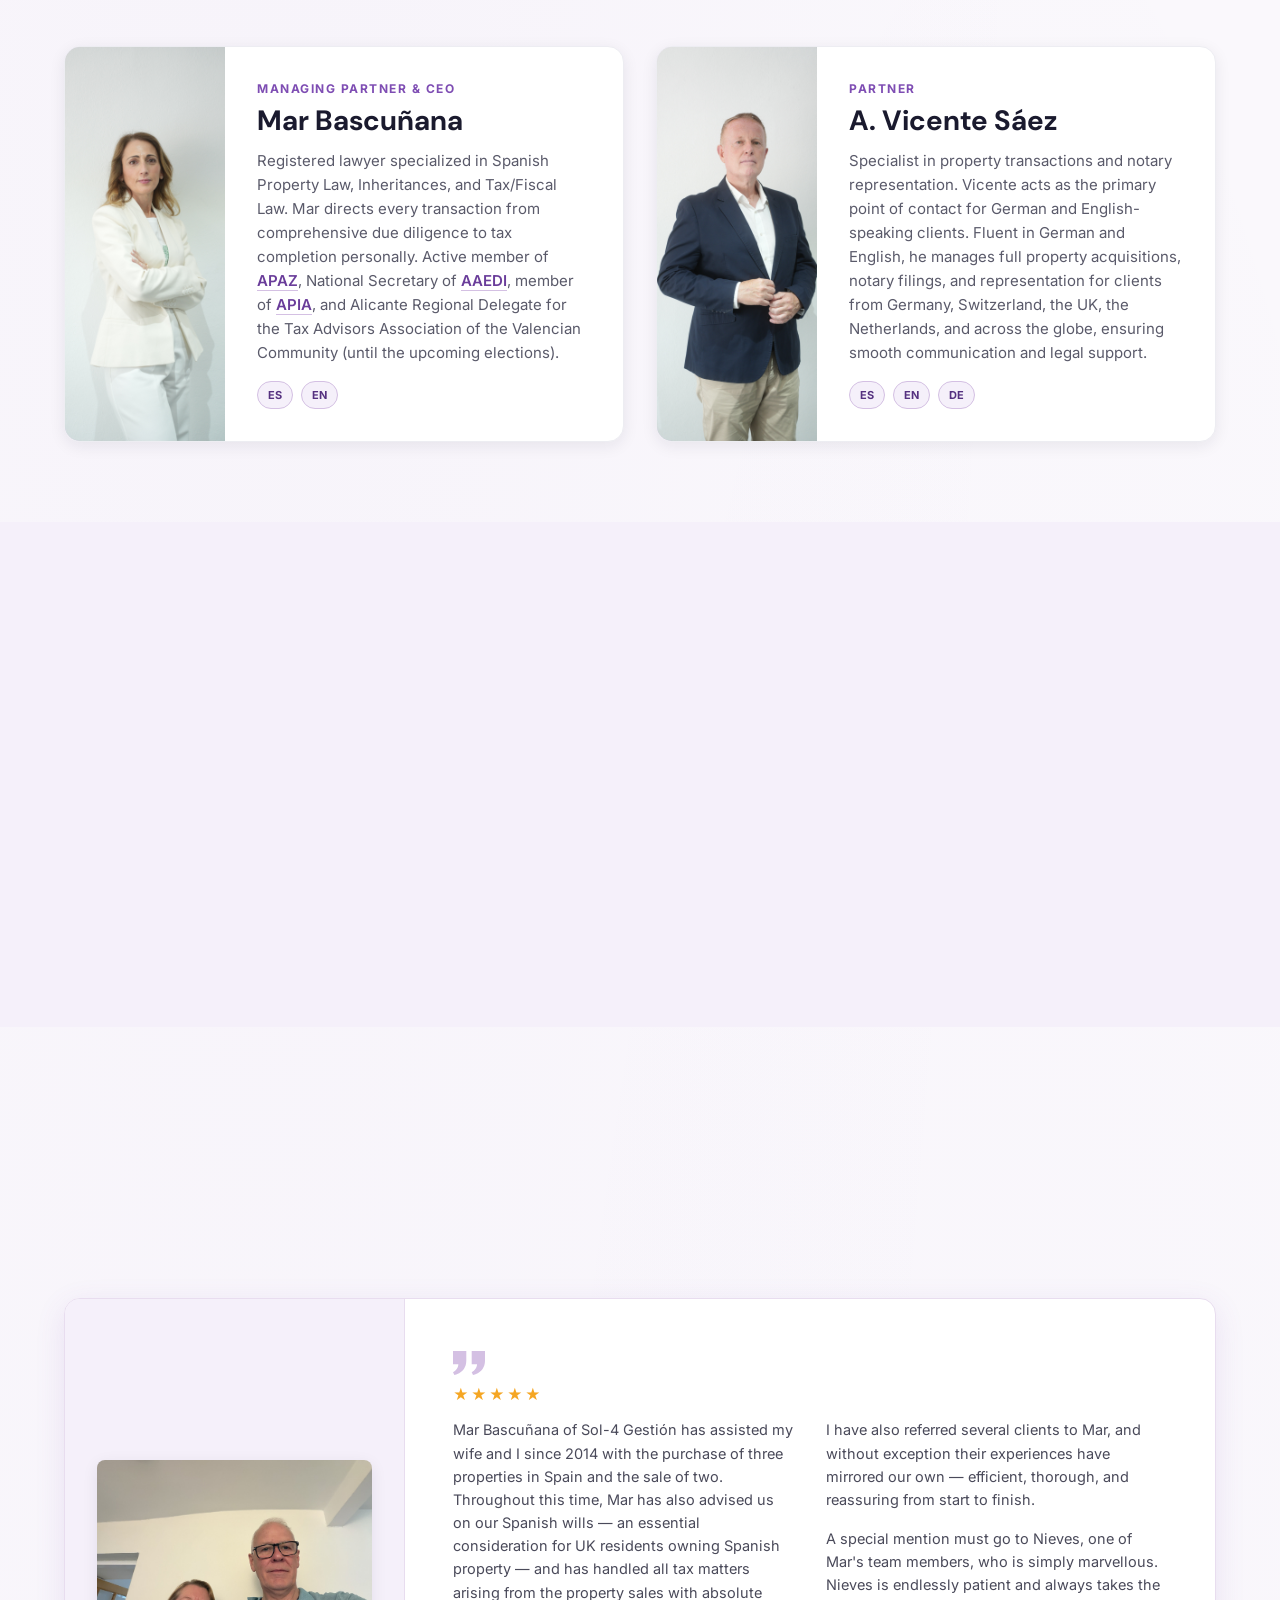
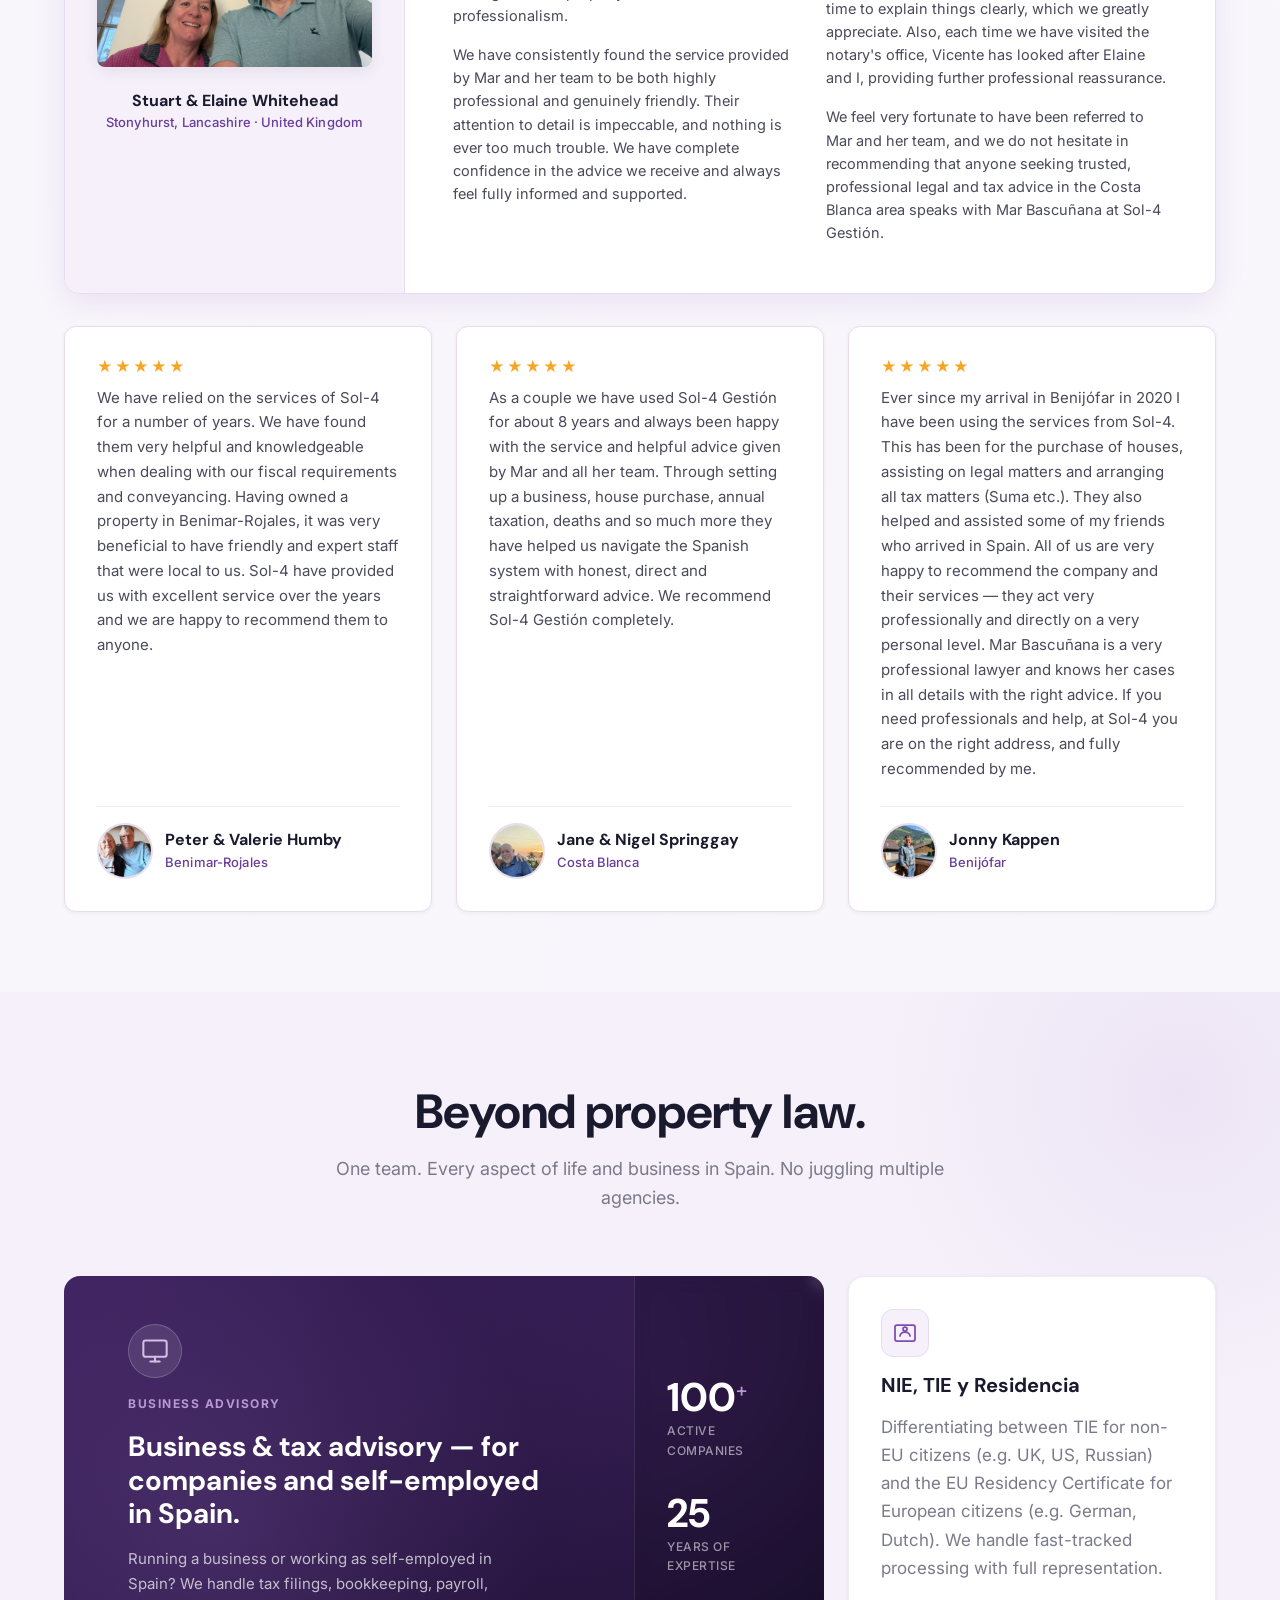
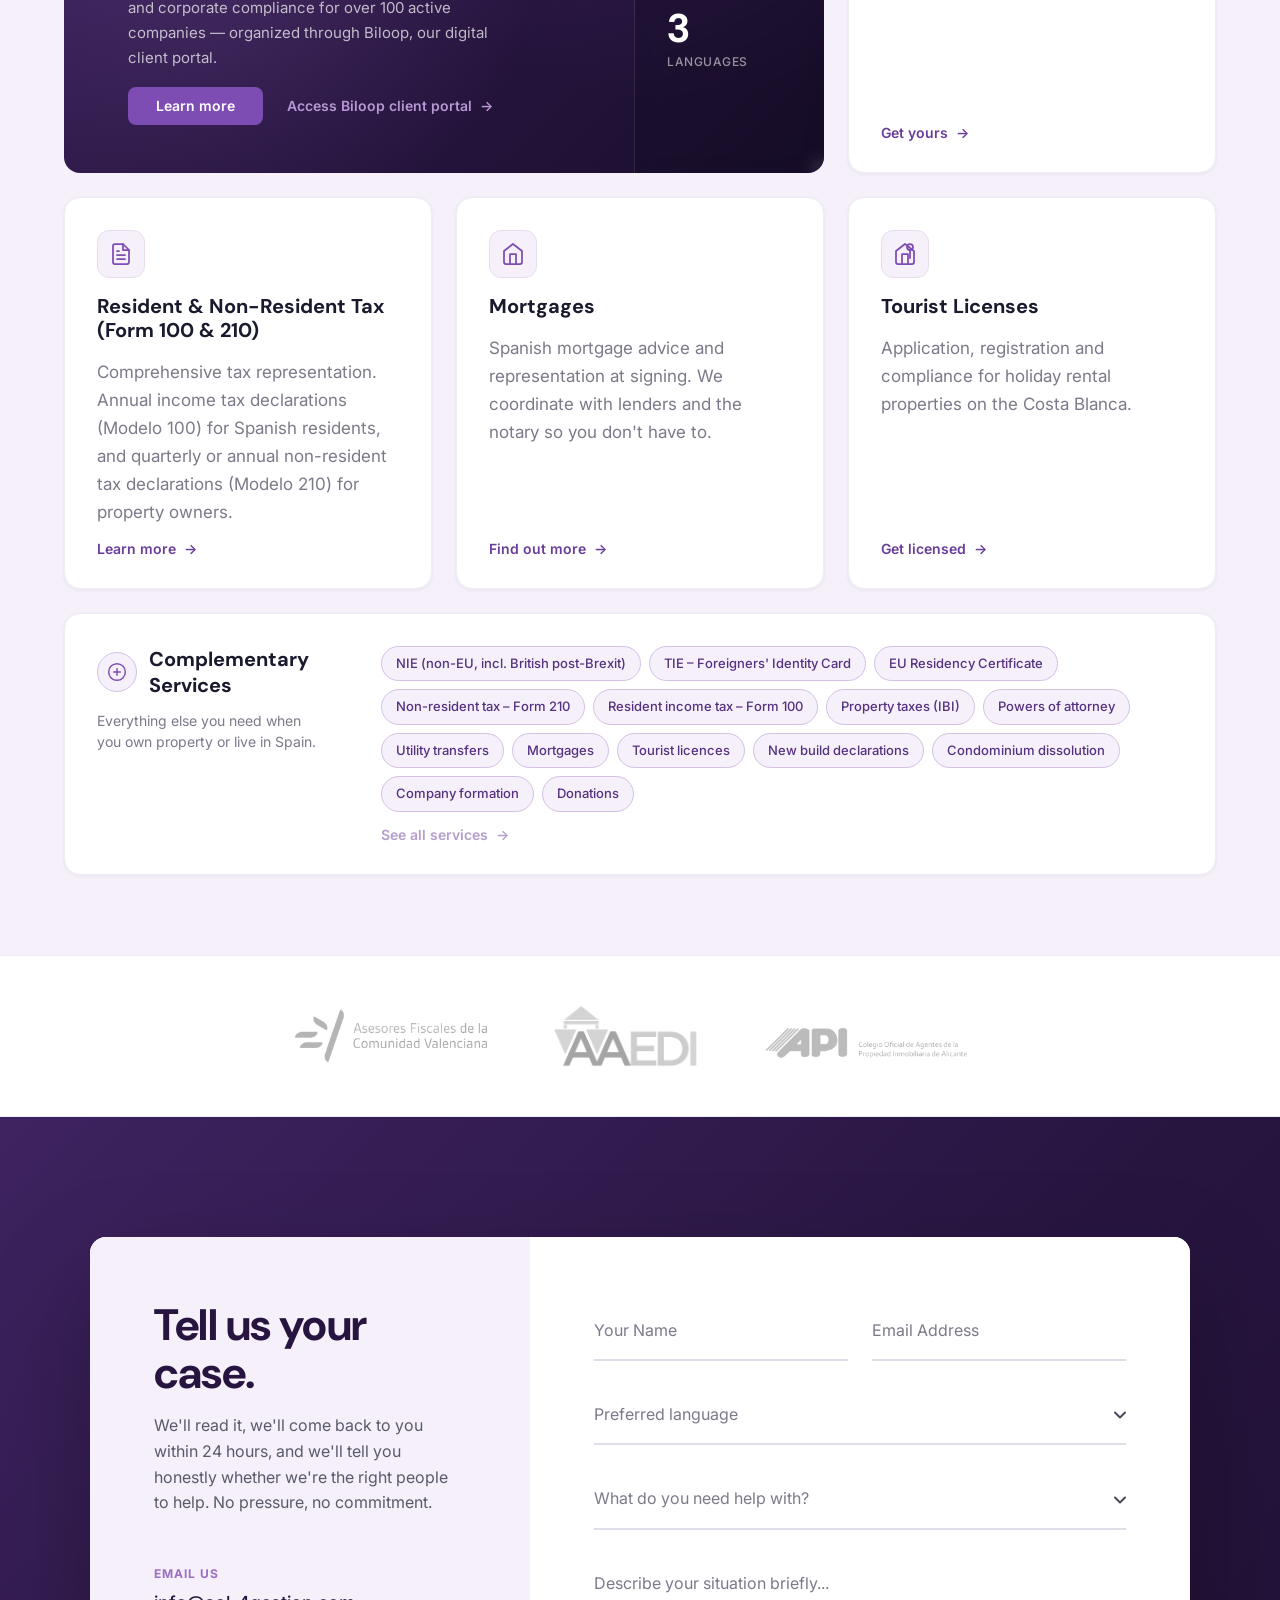
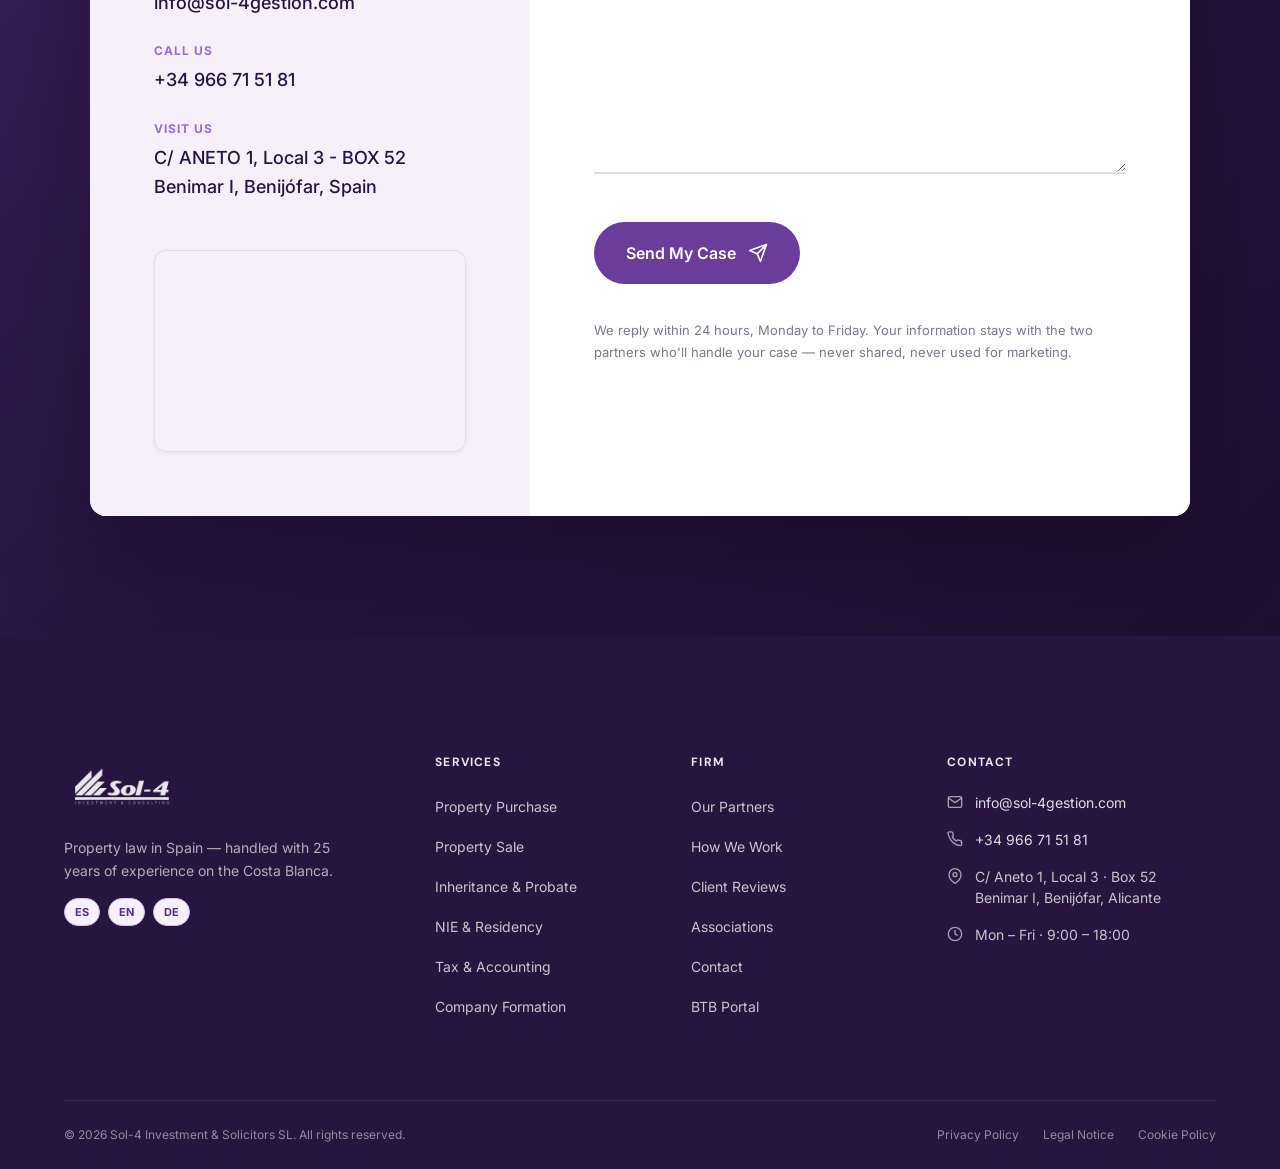
<file: pages/home/index.html>
<!DOCTYPE html>
<html lang="en">

<head>
  <meta charset="UTF-8">
  <meta name="viewport" content="width=device-width,initial-scale=1">
  <title>Sol-4 Investment &amp; Solicitors — Property Lawyers in Spain</title>
  <meta name="description"
    content="Property lawyer in Spain for foreign buyers, sellers and heirs. 25 years on the Costa Blanca, three languages, one point of contact.">
  <link rel="preconnect" href="https://fonts.googleapis.com">
  <link rel="preconnect" href="https://fonts.gstatic.com" crossorigin>
  <link href="https://fonts.googleapis.com/css2?family=DM+Sans:wght@700&family=Inter:wght@400;500;600;700&display=swap"
    rel="stylesheet">
  <link rel="stylesheet" href="styles.css">
</head>

<body>

  <!-- ═══ HEADER ═══ -->
  <header class="site-header" id="site-header">
    <div class="container header-inner">
      <a href="index.html" aria-label="Sol-4 Home">
        <img src="../../assets/logo/logo-sol-4.png" alt="Sol-4 Logo" class="logo">
      </a>
      <nav class="nav-links" id="nav-links">

        <div class="nav-dropdown">
          <button class="nav-dropdown-trigger" aria-expanded="false">
            Services
            <svg xmlns="http://www.w3.org/2000/svg" width="14" height="14" viewBox="0 0 24 24" fill="none"
              stroke="currentColor" stroke-width="2.5">
              <polyline points="6 9 12 15 18 9" />
            </svg>
          </button>
          <div class="nav-dropdown-menu">
            <div class="dropdown-col">
              <span class="dropdown-label">Additional Services</span>
              <a href="../nie-spain/index.html" class="dropdown-link">NIE Spain</a>
              <a href="../notary-representation-spain/index.html" class="dropdown-link">Notary Representation</a>
              <a href="../urban-legal-checks/index.html" class="dropdown-link">Urban &amp; Legal Checks</a>
            </div>
            <div class="dropdown-col">
              <span class="dropdown-label">Business Advisory</span>
              <a href="../advisory/index.html" class="dropdown-link">Advisory</a>
              <a href="../tax-accounting/index.html" class="dropdown-link">Tax &amp; Accounting</a>
              <a href="../company-formation/index.html" class="dropdown-link">Company Formation</a>
              <a href="../labour-law/index.html" class="dropdown-link">Labour Law</a>
            </div>
            <div class="dropdown-all">
              <a href="../services-container/index.html" class="dropdown-all-link">All services →</a>
            </div>
          </div>
        </div>

        <a href="../about-us/index.html">About</a>
        <a href="https://sol-4gestion.biloop.es" class="nav-biloop" target="_blank" rel="noopener">BTB Portal</a>
        <a href="../contact/index.html" class="btn btn-primary">Contact Us</a>
      </nav>
      <button class="mobile-toggle" id="mobile-toggle" aria-label="Menu">
        <span></span><span></span><span></span>
      </button>
    </div>
  </header>

  <!-- ═══ SECTION 01: HERO ═══ -->
  <section class="hero" id="hero">
    <video class="hero-video" autoplay muted loop playsinline poster="../../assets/images/hero-poster.jpg">
      <source src="../../assets/video/hero-opt.webm" type="video/webm">
      <source src="../../assets/video/hero-opt.mp4" type="video/mp4">
    </video>
    <div class="container">
      <div class="hero-content">
        <h1>Property lawyer in Spain for foreign buyers, sellers and&nbsp;heirs.</h1>
        <p class="hero-subtitle">Spain is complex. We've been handling all of it since&nbsp;2001.</p>
        <p class="hero-body">From your first property search to your last tax return in Spain, Mar and Vicente handle
          everything personally. Three languages. One team. No&nbsp;handoffs.</p>
        <div class="hero-ctas">
          <a href="#contact" class="btn btn-primary">Contact Us</a>
          <a href="#methodology" class="btn btn-secondary">See how we work</a>
        </div>
      </div>
    </div>
  </section>

  <!-- ═══ SECTION 03: VALUE PROPOSITION ═══ -->
  <section class="section" id="value">
    <div class="container">
      <div class="value-layout">
        <div class="value-heading reveal">
          <h2>You're not hiring a law firm.<br>
            <span class="lila-text">You're gaining two partners who know your file&nbsp;personally.</span>
          </h2>
        </div>
        <div class="value-content reveal reveal-delay-1">
          <p class="lead">Most people who come to us have been told Spain is complicated. They're right — it is. What
            they need isn't a list of services. They need someone who explains what's happening, flags problems before
            they become expensive, and stays involved from the first email to the last tax&nbsp;return.</p>

          <div class="value-card">
            <svg class="quote-icon" xmlns="http://www.w3.org/2000/svg" width="32" height="32" viewBox="0 0 24 24"
              fill="none" stroke="currentColor" stroke-width="2" stroke-linecap="round" stroke-linejoin="round">
              <path
                d="M3 21c3 0 7-1 7-8V5c0-1.25-.756-2.017-2-2H4c-1.25 0-2 .75-2 1.972V11c0 1.25.75 2 2 2 1 0 1 0 1 1v1c0 1-1 2-2 2s-1 .008-1 1.031V20c0 1 0 1 1 1z" />
              <path
                d="M15 21c3 0 7-1 7-8V5c0-1.25-.757-2.017-2-2h-4c-1.25 0-2 .75-2 1.972V11c0 1.25.75 2 2 2h.75c0 2.25.25 4-2.75 4v3c0 1 0 1 1 1z" />
            </svg>
            <p>That's what Mar and Vicente have been doing since 2001. We don't just check the documents. <strong>We
                check the property itself on site, before you sign anything.</strong> We don't just file the tax return.
              <strong>We model the tax impact before you commit.</strong> And we don't disappear once the deal is closed
              — your annual taxes, your next purchase, your will: we're still here for all of it.
            </p>
          </div>
        </div>
      </div>
    </div>
  </section>

  <!-- ═══ SECTION 04: CORE SERVICES ═══ -->
  <section class="section section-alt" id="services">
    <div class="container">
      <div class="section-header reveal">
        <h2>What we do best.</h2>
        <p>The three areas that bring most of our international clients to us. Each one handled directly by Mar or
          Vicente: not delegated, not&nbsp;outsourced.</p>
      </div>
      <div class="services-list">
        <div class="service-row reveal">
          <div class="sr-number">01</div>
          <div class="sr-content">
            <h3>Buying and Selling Properties in Spain</h3>
            <p>Whether you are buying or selling, we secure the transaction from start to finish. For sellers, we manage
              tax withholding reviews, capital gains calculations, tax liquidations, and claim tax refunds (like the 3%
              non-resident withholding) when applicable. For buyers, we perform full due diligence and structure the
              deal safely.</p>
          </div>
          <div class="sr-icon"><svg xmlns="http://www.w3.org/2000/svg" width="28" height="28" viewBox="0 0 24 24"
              fill="none" stroke="currentColor" stroke-width="1.75" stroke-linecap="round" stroke-linejoin="round">
              <path d="M3 9l9-7 9 7v11a2 2 0 0 1-2 2H5a2 2 0 0 1-2-2z" />
              <polyline points="9 22 9 12 15 12 15 22" />
            </svg></div>
          <div class="sr-arrow"><svg xmlns="http://www.w3.org/2000/svg" width="24" height="24" viewBox="0 0 24 24"
              fill="none" stroke="currentColor" stroke-width="2" stroke-linecap="round" stroke-linejoin="round">
              <line x1="5" y1="12" x2="19" y2="12" />
              <polyline points="12 5 19 12 12 19" />
            </svg></div>
        </div>
        <div class="service-row reveal reveal-delay-1">
          <div class="sr-number">02</div>
          <div class="sr-content">
            <h3>Spanish Inheritance</h3>
            <p>Dealing with an inheritance in Spain from abroad is one of the most stressful things a family can face.
              The deadlines are strict, the taxes are significant, and the paperwork is entirely in Spanish. Mar handles
              every step personally — so your family doesn't have to navigate the Spanish system alone during an already
              difficult time. We work in English and German throughout.</p>
          </div>
          <div class="sr-icon"><svg xmlns="http://www.w3.org/2000/svg" width="28" height="28" viewBox="0 0 24 24"
              fill="none" stroke="currentColor" stroke-width="1.75" stroke-linecap="round" stroke-linejoin="round">
              <path d="M14 2H6a2 2 0 0 0-2 2v16a2 2 0 0 0 2 2h12a2 2 0 0 0 2-2V8z" />
              <polyline points="14 2 14 8 20 8" />
              <line x1="16" y1="13" x2="8" y2="13" />
              <line x1="16" y1="17" x2="8" y2="17" />
            </svg></div>
          <div class="sr-arrow"><svg xmlns="http://www.w3.org/2000/svg" width="24" height="24" viewBox="0 0 24 24"
              fill="none" stroke="currentColor" stroke-width="2" stroke-linecap="round" stroke-linejoin="round">
              <line x1="5" y1="12" x2="19" y2="12" />
              <polyline points="12 5 19 12 12 19" />
            </svg></div>
        </div>
        <div class="service-row reveal reveal-delay-2">
          <div class="sr-number">03</div>
          <div class="sr-content">
            <h3>Spanish Wills</h3>
            <p>A Spanish will is one of the most important things you can do for your family before you need it. Without
              one, your heirs face months of extra paperwork, higher costs and avoidable delays. We draft it, sign it
              before a Spanish notary and register it correctly. We'll tell you honestly whether you need one here.</p>
          </div>
          <div class="sr-icon"><svg xmlns="http://www.w3.org/2000/svg" width="28" height="28" viewBox="0 0 24 24"
              fill="none" stroke="currentColor" stroke-width="1.75" stroke-linecap="round" stroke-linejoin="round">
              <path d="M14 2H6a2 2 0 0 0-2 2v16a2 2 0 0 0 2 2h12a2 2 0 0 0 2-2V8z" />
              <polyline points="14 2 14 8 20 8" />
              <path d="M12 18v-6" />
              <path d="M9 15l3-3 3 3" />
            </svg></div>
          <div class="sr-arrow"><svg xmlns="http://www.w3.org/2000/svg" width="24" height="24" viewBox="0 0 24 24"
              fill="none" stroke="currentColor" stroke-width="2" stroke-linecap="round" stroke-linejoin="round">
              <line x1="5" y1="12" x2="19" y2="12" />
              <polyline points="12 5 19 12 12 19" />
            </svg></div>
        </div>
      </div>
    </div>
  </section>

  <!-- ═══ SECTION 05: PARTNERS ═══ -->
  <section class="section" id="partners">
    <div class="container">
      <div class="section-header reveal">
        <h2>Two partners. Twenty-five years. Thousands of&nbsp;clients.</h2>
        <p>Sol-4 isn't a corporate firm. When you hire Sol-4, you work with Mar or Vicente directly: they know your
          file, they return your calls, and they're the ones sitting across the table at the notary. No associates, no
          junior staff handling your&nbsp;case.</p>
      </div>
      <div class="partners-grid-compact">
        <div class="partner-card-compact reveal">
          <div class="pc-photo">
            <img src="../../assets/images/mar-bascunana.jpg" alt="Mar Bascuñana">
          </div>
          <div class="pc-info">
            <div class="pc-role">Managing Partner &amp; CEO</div>
            <h3>Mar Bascuñana</h3>
            <p class="pc-bio">Registered lawyer specialized in Spanish Property Law, Inheritances, and Tax/Fiscal Law.
              Mar directs every transaction from comprehensive due diligence to tax completion personally. Active member of <a href="https://apaz.es"
                target="_blank" rel="noopener" class="bio-link">APAZ</a>, National Secretary of <a
                href="https://aedic.es" target="_blank" rel="noopener" class="bio-link">AAEDI</a>, member of <a
                href="https://apua.es" target="_blank" rel="noopener" class="bio-link">APIA</a>, and Alicante Regional
              Delegate for the Tax Advisors Association of the Valencian Community (until the upcoming elections).</p>
            <div class="languages">
              <span class="lang-tag">ES</span>
              <span class="lang-tag">EN</span>
            </div>
          </div>
        </div>

        <div class="partner-card-compact reveal reveal-delay-1">
          <div class="pc-photo">
            <img src="../../assets/images/vicente.jpg" alt="Vicente">
          </div>
          <div class="pc-info">
            <div class="pc-role">Partner</div>
            <h3>A. Vicente Sáez</h3>
            <p class="pc-bio">Specialist in property transactions and notary representation. Vicente acts as the primary
              point of contact for German and English-speaking clients. Fluent in German and English, he manages full
              property acquisitions, notary filings, and representation for clients from Germany, Switzerland, the UK,
              the Netherlands, and across the globe, ensuring smooth communication and legal support.</p>
            <div class="languages">
              <span class="lang-tag">ES</span>
              <span class="lang-tag">EN</span>
              <span class="lang-tag">DE</span>
            </div>
          </div>
        </div>
      </div>
    </div>
  </section>

  <!-- ═══ SECTION 06: METHODOLOGY ═══ -->
  <section class="section section-alt" id="methodology">
    <div class="container">
      <div class="section-header reveal">
        <h2>A clear process. Always.</h2>
      </div>
      <div class="process-row">
        <div class="process-step reveal">
          <div class="step-header">
            <span class="step-idx">01</span>
            <span class="step-line"></span>
          </div>
          <h5>You tell us your case</h5>
          <p>We reply within 24 hours, Monday to Friday.</p>
        </div>
        <div class="process-step reveal reveal-delay-1">
          <div class="step-header">
            <span class="step-idx">02</span>
            <span class="step-line"></span>
          </div>
          <h5>We meet</h5>
          <p>In person or online. We tell you honestly whether we can help and what it'll involve.</p>
        </div>
        <div class="process-step reveal reveal-delay-2">
          <div class="step-header">
            <span class="step-idx">03</span>
            <span class="step-line"></span>
          </div>
          <h5>We manage it all</h5>
          <p>Full process — due diligence, contracts, notary, registration, and tax filings. No hidden fees, no
            surprises. You get clear updates at every stage.</p>
        </div>
        <div class="process-step reveal reveal-delay-3">
          <div class="step-header">
            <span class="step-idx">04</span>
            <span class="step-line"></span>
          </div>
          <h5>We stay by your side</h5>
          <p>The transaction closes — our relationship doesn't. Annual taxes, future wills, inheritances: we stay by
            your side. Most clients remain with us for years.</p>
        </div>
      </div>
    </div>
  </section>

  <!-- ═══ SECTION 07: TESTIMONIALS ═══ -->
  <!-- ═══ SECTION: TESTIMONIALS ═══ -->
  <section class="section tst-section" id="testimonials">
    <div class="container">
      <div class="section-header reveal">
        <h2>What our clients say.</h2>
        <p>Two decades of buyers, sellers and business owners on the Costa Blanca — here's what a few of them told us, in their own words.</p>
      </div>

      <!-- Featured testimonial -->
      <div class="tst-featured reveal">
        <div class="tst-featured-media">
          <img src="../../assets/testimonials/t1.jpg" alt="Stuart and Elaine Whitehead" loading="lazy">
          <div class="tst-author">
            <span class="tst-author-name">Stuart &amp; Elaine Whitehead</span>
            <span class="tst-author-loc">Stonyhurst, Lancashire · United Kingdom</span>
          </div>
        </div>
        <div class="tst-featured-body">
          <svg class="tst-quote-mark" xmlns="http://www.w3.org/2000/svg" width="40" height="40" viewBox="0 0 24 24"
            fill="currentColor">
            <path d="M9.983 3v7.391c0 5.704-3.731 9.57-8.983 10.609l-.995-2.151c2.432-.917 3.995-3.638 3.995-5.849h-4v-10h9.983zm14.017 0v7.391c0 5.704-3.748 9.571-9 10.609l-.996-2.151c2.433-.917 3.996-3.638 3.996-5.849h-3.983v-10h9.983z" />
          </svg>
          <div class="tst-stars" aria-label="5 out of 5 stars">★★★★★</div>
          <div class="tst-featured-text">
            <p>Mar Bascuñana of Sol-4 Gestión has assisted my wife and I since 2014 with the purchase of three properties
              in Spain and the sale of two. Throughout this time, Mar has also advised us on our Spanish wills — an
              essential consideration for UK residents owning Spanish property — and has handled all tax matters arising
              from the property sales with absolute professionalism.</p>
            <p>We have consistently found the service provided by Mar and her team to be both highly professional and
              genuinely friendly. Their attention to detail is impeccable, and nothing is ever too much trouble. We have
              complete confidence in the advice we receive and always feel fully informed and supported.</p>
            <p>I have also referred several clients to Mar, and without exception their experiences have mirrored our own
              — efficient, thorough, and reassuring from start to finish.</p>
            <p>A special mention must go to Nieves, one of Mar's team members, who is simply marvellous. Nieves is
              endlessly patient and always takes the time to explain things clearly, which we greatly appreciate. Also,
              each time we have visited the notary's office, Vicente has looked after Elaine and I, providing further
              professional reassurance.</p>
            <p>We feel very fortunate to have been referred to Mar and her team, and we do not hesitate in recommending
              that anyone seeking trusted, professional legal and tax advice in the Costa Blanca area speaks with Mar
              Bascuñana at Sol-4 Gestión.</p>
          </div>
        </div>
      </div>

      <!-- Testimonial grid -->
      <div class="tst-grid">

        <article class="tst-card reveal">
          <div class="tst-stars" aria-label="5 out of 5 stars">★★★★★</div>
          <p class="tst-card-text">We have relied on the services of Sol-4 for a number of years. We have found them very
            helpful and knowledgeable when dealing with our fiscal requirements and conveyancing. Having owned a property
            in Benimar-Rojales, it was very beneficial to have friendly and expert staff that were local to us. Sol-4
            have provided us with excellent service over the years and we are happy to recommend them to anyone.</p>
          <div class="tst-card-foot">
            <img class="tst-avatar" src="../../assets/testimonials/t2.jpg" alt="Peter and Valerie Humby" loading="lazy">
            <div class="tst-card-who">
              <span class="tst-author-name">Peter &amp; Valerie Humby</span>
              <span class="tst-author-loc">Benimar-Rojales</span>
            </div>
          </div>
        </article>

        <article class="tst-card reveal reveal-delay-1">
          <div class="tst-stars" aria-label="5 out of 5 stars">★★★★★</div>
          <p class="tst-card-text">As a couple we have used Sol-4 Gestión for about 8 years and always been happy with the
            service and helpful advice given by Mar and all her team. Through setting up a business, house purchase,
            annual taxation, deaths and so much more they have helped us navigate the Spanish system with honest, direct
            and straightforward advice. We recommend Sol-4 Gestión completely.</p>
          <div class="tst-card-foot">
            <img class="tst-avatar" src="../../assets/testimonials/t3.jpg" alt="Jane and Nigel Springgay" loading="lazy">
            <div class="tst-card-who">
              <span class="tst-author-name">Jane &amp; Nigel Springgay</span>
              <span class="tst-author-loc">Costa Blanca</span>
            </div>
          </div>
        </article>

        <article class="tst-card reveal reveal-delay-2">
          <div class="tst-stars" aria-label="5 out of 5 stars">★★★★★</div>
          <p class="tst-card-text">Ever since my arrival in Benijófar in 2020 I have been using the services from Sol-4.
            This has been for the purchase of houses, assisting on legal matters and arranging all tax matters (Suma
            etc.). They also helped and assisted some of my friends who arrived in Spain. All of us are very happy to
            recommend the company and their services — they act very professionally and directly on a very personal
            level. Mar Bascuñana is a very professional lawyer and knows her cases in all details with the right advice.
            If you need professionals and help, at Sol-4 you are on the right address, and fully recommended by me.</p>
          <div class="tst-card-foot">
            <img class="tst-avatar" src="../../assets/testimonials/t4.jpg" alt="Jonny Kappen" loading="lazy">
            <div class="tst-card-who">
              <span class="tst-author-name">Jonny Kappen</span>
              <span class="tst-author-loc">Benijófar</span>
            </div>
          </div>
        </article>

      </div>
    </div>
  </section>

  <!-- ═══ SECTION 08: ECOSYSTEM ═══ -->
  <section class="section eco-section" id="ecosystem">
    <div class="container">

      <!-- Heading -->
      <div class="eco-heading reveal">
        <h2>Beyond property law.</h2>
        <p class="eco-subtitle">One team. Every aspect of life and business in Spain. No juggling multiple agencies.</p>
      </div>

      <!-- Bento Grid -->
      <div class="eco-bento">

        <!-- HERO CARD — Business Advisory (large, 2-col span) -->
        <div class="eco-bento-card eco-hero-card reveal">
          <div class="eco-hero-bg"></div>
          <div class="eco-hero-content">
            <div class="eco-icon-ring">
              <svg xmlns="http://www.w3.org/2000/svg" width="28" height="28" viewBox="0 0 24 24" fill="none"
                stroke="currentColor" stroke-width="1.75" stroke-linecap="round" stroke-linejoin="round">
                <rect x="2" y="3" width="20" height="14" rx="2" />
                <line x1="8" y1="21" x2="16" y2="21" />
                <line x1="12" y1="17" x2="12" y2="21" />
              </svg>
            </div>
            <div class="eco-hero-tag">Business Advisory</div>
            <h3 class="eco-hero-title">Business &amp; tax advisory — for companies and self-employed in&nbsp;Spain.</h3>
            <p class="eco-hero-body">Running a business or working as self-employed in Spain? We handle tax filings,
              bookkeeping, payroll, and corporate compliance for over 100 active companies — organized through Biloop,
              our digital client portal.</p>
            <div class="eco-hero-actions">
              <a href="../advisory/index.html" class="btn btn-primary eco-btn">Learn more</a>
              <a href="https://sol-4gestion.biloop.es" class="eco-text-cta" target="_blank" rel="noopener">Access Biloop
                client portal <span>→</span></a>
            </div>
          </div>
          <div class="eco-hero-stat-col">
            <div class="eco-stat">
              <span class="eco-stat-num">100<sup>+</sup></span>
              <span class="eco-stat-label">Active companies</span>
            </div>
            <div class="eco-stat">
              <span class="eco-stat-num">25</span>
              <span class="eco-stat-label">Years of expertise</span>
            </div>
            <div class="eco-stat">
              <span class="eco-stat-num">3</span>
              <span class="eco-stat-label">Languages</span>
            </div>
          </div>
        </div>

        <!-- CARD — NIE & Residency -->
        <div class="eco-bento-card eco-service-card reveal reveal-delay-1">
          <div class="eco-sc-icon">
            <svg xmlns="http://www.w3.org/2000/svg" width="24" height="24" viewBox="0 0 24 24" fill="none"
              stroke="currentColor" stroke-width="1.75" stroke-linecap="round" stroke-linejoin="round">
              <rect x="2" y="4" width="20" height="16" rx="2" />
              <path d="M7 15s.5-4 5-4 5 4 5 4" />
              <circle cx="12" cy="8" r="2" />
            </svg>
          </div>
          <h4 class="eco-sc-title">NIE, TIE y Residencia</h4>
          <p class="eco-sc-text">Differentiating between TIE for non-EU citizens (e.g. UK, US, Russian) and the EU
            Residency Certificate for European citizens (e.g. German, Dutch). We handle fast-tracked processing with
            full representation.</p>
          <a href="#" class="eco-sc-link">Get yours <span>→</span></a>
        </div>

        <!-- CARD — Tax -->
        <div class="eco-bento-card eco-service-card reveal reveal-delay-1">
          <div class="eco-sc-icon">
            <svg xmlns="http://www.w3.org/2000/svg" width="24" height="24" viewBox="0 0 24 24" fill="none"
              stroke="currentColor" stroke-width="1.75" stroke-linecap="round" stroke-linejoin="round">
              <path d="M14 2H6a2 2 0 0 0-2 2v16a2 2 0 0 0 2 2h12a2 2 0 0 0 2-2V8z" />
              <polyline points="14 2 14 8 20 8" />
              <line x1="16" y1="13" x2="8" y2="13" />
              <line x1="16" y1="17" x2="8" y2="17" />
              <line x1="10" y1="9" x2="8" y2="9" />
            </svg>
          </div>
          <h4 class="eco-sc-title">Resident &amp; Non-Resident Tax (Form 100 &amp; 210)</h4>
          <p class="eco-sc-text">Comprehensive tax representation. Annual income tax declarations (Modelo 100) for
            Spanish residents, and quarterly or annual non-resident tax declarations (Modelo 210) for property owners.
          </p>
          <a href="#" class="eco-sc-link">Learn more <span>→</span></a>
        </div>

        <!-- CARD — Mortgages -->
        <div class="eco-bento-card eco-service-card reveal reveal-delay-2">
          <div class="eco-sc-icon">
            <svg xmlns="http://www.w3.org/2000/svg" width="24" height="24" viewBox="0 0 24 24" fill="none"
              stroke="currentColor" stroke-width="1.75" stroke-linecap="round" stroke-linejoin="round">
              <path d="M3 9l9-7 9 7v11a2 2 0 0 1-2 2H5a2 2 0 0 1-2-2z" />
              <polyline points="9 22 9 12 15 12 15 22" />
            </svg>
          </div>
          <h4 class="eco-sc-title">Mortgages</h4>
          <p class="eco-sc-text">Spanish mortgage advice and representation at signing. We coordinate with lenders and
            the notary so you don't have&nbsp;to.</p>
          <a href="#" class="eco-sc-link">Find out more <span>→</span></a>
        </div>

        <!-- CARD — Tourist Licenses -->
        <div class="eco-bento-card eco-service-card reveal reveal-delay-3">
          <div class="eco-sc-icon">
            <svg xmlns="http://www.w3.org/2000/svg" width="24" height="24" viewBox="0 0 24 24" fill="none"
              stroke="currentColor" stroke-width="1.75" stroke-linecap="round" stroke-linejoin="round">
              <path d="M3 9l9-7 9 7v11a2 2 0 0 1-2 2H5a2 2 0 0 1-2-2z" />
              <path d="M9 22V12h6v10" />
              <circle cx="17" cy="5" r="3" />
              <path d="M17 8v8" />
            </svg>
          </div>
          <h4 class="eco-sc-title">Tourist Licenses</h4>
          <p class="eco-sc-text">Application, registration and compliance for holiday rental properties on the Costa
            Blanca.</p>
          <a href="#" class="eco-sc-link">Get licensed <span>→</span></a>
        </div>

        <!-- PILL TAG CARD — Full width, last row -->
        <div class="eco-bento-card eco-pills-card eco-pills-full reveal">
          <div class="eco-pills-inner">
            <div>
              <div class="eco-pills-header">
                <div class="eco-icon-ring eco-icon-sm">
                  <svg xmlns="http://www.w3.org/2000/svg" width="20" height="20" viewBox="0 0 24 24" fill="none"
                    stroke="currentColor" stroke-width="1.75" stroke-linecap="round" stroke-linejoin="round">
                    <circle cx="12" cy="12" r="10" />
                    <line x1="12" y1="8" x2="12" y2="16" />
                    <line x1="8" y1="12" x2="16" y2="12" />
                  </svg>
                </div>
                <h4 class="eco-pills-title">Complementary Services</h4>
              </div>
              <p class="eco-pills-subtitle">Everything else you need when you own property or live in Spain.</p>
            </div>
            <div class="eco-pills-right">
              <div class="eco-pill-tags">
                <span class="eco-pill">NIE (non-EU, incl. British post-Brexit)</span>
                <span class="eco-pill">TIE – Foreigners' Identity Card</span>
                <span class="eco-pill">EU Residency Certificate</span>
                <span class="eco-pill">Non-resident tax – Form 210</span>
                <span class="eco-pill">Resident income tax – Form 100</span>
                <span class="eco-pill">Property taxes (IBI)</span>
                <span class="eco-pill">Powers of attorney</span>
                <span class="eco-pill">Utility transfers</span>
                <span class="eco-pill">Mortgages</span>
                <span class="eco-pill">Tourist licences</span>
                <span class="eco-pill">New build declarations</span>
                <span class="eco-pill">Condominium dissolution</span>
                <span class="eco-pill">Company formation</span>
                <span class="eco-pill">Donations</span>
              </div>
              <span class="eco-sc-link eco-sc-link--disabled">See all services <span>→</span></span>
            </div>
          </div>
        </div>

      </div><!-- /.eco-bento -->
    </div>
  </section>

  <!-- ═══ SECTION 09: ASSOCIATIONS ═══ -->
  <section class="associations" id="associations">
    <div class="container">
      <div class="assoc-logos">
        <img src="../../assets/images/logo-APAFCV .webp" alt="APAFCV" class="assoc-logo">

        <img src="../../assets/images/logo-aaedi.png" alt="AAEDI" class="assoc-logo">
        <img src="../../assets/images/logo-api.png" alt="API — Colegio Oficial de Agentes de la Propiedad Inmobiliaria de Alicante" class="assoc-logo">
      </div>
    </div>
  </section>

  <!-- ═══ SECTION 10: CONVERSION ═══ -->
  <section class="section conversion" id="contact">
    <div class="container">
      <div class="contact-box reveal">
        <div class="contact-info">
          <h2>Tell us your case.</h2>
          <p>We'll read it, we'll come back to you within 24 hours, and we'll tell you honestly whether we're the right
            people to help. No pressure, no commitment.</p>

          <div class="contact-details">
            <div class="detail-item">
              <span class="detail-label">Email Us</span>
              <a href="mailto:info@sol-4gestion.com" class="detail-link">info@sol-4gestion.com</a>
            </div>
            <div class="detail-item">
              <span class="detail-label">Call Us</span>
              <a href="tel:+34966715181" class="detail-link">+34 966 71 51 81</a>
            </div>
            <div class="detail-item">
              <span class="detail-label">Visit Us</span>
              <span class="detail-text">C/ ANETO 1, Local 3 - BOX 52<br>Benimar I, Benijófar, Spain</span>
            </div>
          </div>

          <!-- Google Maps Widget -->
          <div class="map-wrapper reveal">
            <iframe
              src="https://www.google.com/maps/embed?pb=!1m18!1m12!1m3!1d3143.43346452296!2d-0.7358482!3d38.0835338!2m3!1f0!2f0!3f0!3m2!1i1024!2i768!4f13.1!3m3!1m2!1s0xd6398f6d7d5d5d5%3A0x6b8f7d5d5d5d5d5!2sCalle%20Aneto%2C%201%2C%2003178%20Benij%C3%B3far%2C%20Alicante!5e0!3m2!1sen!2ses!4v1715095000000!5m2!1sen!2ses"
              width="100%" height="200" style="border:0;" allowfullscreen="" loading="lazy"
              referrerpolicy="no-referrer-when-downgrade">
            </iframe>
          </div>
        </div>

        <div class="contact-form-side">
          <form id="contact-form" class="premium-form" action="#" method="POST">
            <div class="form-row">
              <div class="input-wrapper">
                <input type="text" id="name" name="name" required placeholder=" ">
                <label for="name">Your Name</label>
              </div>
              <div class="input-wrapper">
                <input type="email" id="email" name="email" required placeholder=" ">
                <label for="email">Email Address</label>
              </div>
            </div>

            <div class="input-wrapper select-wrapper">
              <select id="language" name="language" required>
                <option value="" disabled selected hidden></option>
                <option value="en">English</option>
                <option value="es">Spanish / Español</option>
                <option value="de">German / Deutsch</option>
              </select>
              <label for="language">Preferred language</label>
              <div class="select-arrow">
                <svg width="12" height="8" viewBox="0 0 12 8" fill="none">
                  <path d="M1 1.5L6 6.5L11 1.5" stroke="currentColor" stroke-width="2" stroke-linecap="round"
                    stroke-linejoin="round" />
                </svg>
              </div>
            </div>

            <div class="input-wrapper select-wrapper">
              <select id="service" name="service" required>
                <option value="" disabled selected hidden></option>
                <option value="buy">Buying a property</option>
                <option value="sell">Selling a property</option>
                <option value="inherit">Inheritance in Spain</option>
                <option value="will">Spanish will</option>
                <option value="business">Business Advisory</option>
                <option value="other">Other</option>
              </select>
              <label for="service">What do you need help with?</label>
              <div class="select-arrow">
                <svg width="12" height="8" viewBox="0 0 12 8" fill="none">
                  <path d="M1 1.5L6 6.5L11 1.5" stroke="currentColor" stroke-width="2" stroke-linecap="round"
                    stroke-linejoin="round" />
                </svg>
              </div>
            </div>

            <div class="input-wrapper">
              <textarea id="message" name="message" rows="4" required placeholder=" "></textarea>
              <label for="message">Describe your situation briefly...</label>
            </div>

            <button type="submit" class="btn-submit">
              Send My Case
              <svg width="20" height="20" viewBox="0 0 24 24" fill="none" stroke="currentColor" stroke-width="2"
                stroke-linecap="round" stroke-linejoin="round">
                <line x1="22" y1="2" x2="11" y2="13"></line>
                <polygon points="22 2 15 22 11 13 2 9 22 2"></polygon>
              </svg>
            </button>

            <p class="trust-micro-note">We reply within 24 hours, Monday to Friday. Your information stays with the two
              partners who'll handle your case — never shared, never used for marketing.</p>
          </form>
        </div>
      </div>
    </div>
  </section>

  <!-- ═══ FOOTER ═══ -->
  <footer class="site-footer">
    <div class="container">

      <div class="footer-top">
        <!-- Brand -->
        <div class="footer-brand">
          <img src="../../assets/logo/logo-sol-4.png" alt="Sol-4 Logo" class="footer-logo">
          <p class="footer-tagline">Property law in Spain — handled with 25 years of experience on the Costa Blanca.</p>
          <div class="footer-langs">
            <span class="lang-tag">ES</span>
            <span class="lang-tag">EN</span>
            <span class="lang-tag">DE</span>
          </div>
        </div>

        <!-- Services -->
        <div class="footer-col">
          <h4 class="footer-heading">Services</h4>
          <ul class="footer-links">
            <li><a href="#services">Property Purchase</a></li>
            <li><a href="#services">Property Sale</a></li>
            <li><a href="#services">Inheritance &amp; Probate</a></li>
            <li><a href="#services">NIE &amp; Residency</a></li>
            <li><a href="#services">Tax &amp; Accounting</a></li>
            <li><a href="#services">Company Formation</a></li>
          </ul>
        </div>

        <!-- Firm -->
        <div class="footer-col">
          <h4 class="footer-heading">Firm</h4>
          <ul class="footer-links">
            <li><a href="#partners">Our Partners</a></li>
            <li><a href="#methodology">How We Work</a></li>
            <li><a href="#reviews">Client Reviews</a></li>
            <li><a href="#associations">Associations</a></li>
            <li><a href="#contact">Contact</a></li>
            <li><a href="https://sol-4gestion.biloop.es" target="_blank" rel="noopener">BTB Portal</a></li>
          </ul>
        </div>

        <!-- Contact -->
        <div class="footer-col">
          <h4 class="footer-heading">Contact</h4>
          <ul class="footer-contact-list">
            <li>
              <svg xmlns="http://www.w3.org/2000/svg" width="16" height="16" viewBox="0 0 24 24" fill="none"
                stroke="currentColor" stroke-width="2">
                <path d="M4 4h16c1.1 0 2 .9 2 2v12c0 1.1-.9 2-2 2H4c-1.1 0-2-.9-2-2V6c0-1.1.9-2 2-2z" />
                <polyline points="22,6 12,13 2,6" />
              </svg>
              <a href="mailto:info@sol-4gestion.com">info@sol-4gestion.com</a>
            </li>
            <li>
              <svg xmlns="http://www.w3.org/2000/svg" width="16" height="16" viewBox="0 0 24 24" fill="none"
                stroke="currentColor" stroke-width="2">
                <path
                  d="M22 16.92v3a2 2 0 0 1-2.18 2 19.79 19.79 0 0 1-8.63-3.07A19.5 19.5 0 0 1 4.69 12 19.79 19.79 0 0 1 1.61 3.44 2 2 0 0 1 3.6 1.27h3a2 2 0 0 1 2 1.72c.127.96.361 1.903.7 2.81a2 2 0 0 1-.45 2.11L7.91 8.91a16 16 0 0 0 6 6l.91-.91a2 2 0 0 1 2.11-.45c.907.339 1.85.573 2.81.7A2 2 0 0 1 21.73 16.92z" />
              </svg>
              <a href="tel:+34966715181">+34 966 71 51 81</a>
            </li>
            <li>
              <svg xmlns="http://www.w3.org/2000/svg" width="16" height="16" viewBox="0 0 24 24" fill="none"
                stroke="currentColor" stroke-width="2">
                <path d="M21 10c0 7-9 13-9 13s-9-6-9-13a9 9 0 0 1 18 0z" />
                <circle cx="12" cy="10" r="3" />
              </svg>
              <span>C/ Aneto 1, Local 3 · Box 52<br>Benimar I, Benijófar, Alicante</span>
            </li>
            <li>
              <svg xmlns="http://www.w3.org/2000/svg" width="16" height="16" viewBox="0 0 24 24" fill="none"
                stroke="currentColor" stroke-width="2">
                <circle cx="12" cy="12" r="10" />
                <polyline points="12 6 12 12 16 14" />
              </svg>
              <span>Mon – Fri · 9:00 – 18:00</span>
            </li>
          </ul>
        </div>
      </div>

      <div class="footer-bottom">
        <p>&copy; 2026 Sol-4 Investment &amp; Solicitors SL. All rights reserved.</p>
        <div class="footer-legal-links">
          <a href="#">Privacy Policy</a>
          <a href="#">Legal Notice</a>
          <a href="#">Cookie Policy</a>
        </div>
      </div>

    </div>
  </footer>

  <!-- ═══ WHATSAPP FLOAT ═══ -->
  <a href="https://wa.me/34650817695" target="_blank" rel="noopener" class="whatsapp-float"
    aria-label="Contact us on WhatsApp">
    <svg xmlns="http://www.w3.org/2000/svg" width="28" height="28" viewBox="0 0 24 24" fill="currentColor">
      <path
        d="M17.472 14.382c-.297-.149-1.758-.867-2.03-.967-.273-.099-.471-.148-.67.15-.197.297-.767.966-.94 1.164-.173.199-.347.223-.644.075-.297-.15-1.255-.463-2.39-1.475-.883-.788-1.48-1.761-1.653-2.059-.173-.297-.018-.458.13-.606.134-.133.298-.347.446-.52.149-.174.198-.298.298-.497.099-.198.05-.371-.025-.52-.075-.149-.669-1.612-.916-2.207-.242-.579-.487-.5-.669-.51-.173-.008-.371-.01-.57-.01-.198 0-.52.074-.792.372-.272.297-1.04 1.016-1.04 2.479 0 1.462 1.065 2.875 1.213 3.074.149.198 2.096 3.2 5.077 4.487.709.306 1.262.489 1.694.625.712.227 1.36.195 1.871.118.571-.085 1.758-.719 2.006-1.413.248-.694.248-1.289.173-1.413-.074-.124-.272-.198-.57-.347m-5.421 7.403h-.004a9.87 9.87 0 0 1-5.031-1.378l-.361-.214-3.741.982.998-3.648-.235-.374a9.86 9.86 0 0 1-1.51-5.26c.001-5.45 4.436-9.884 9.888-9.884 2.64 0 5.122 1.03 6.988 2.898a9.825 9.825 0 0 1 2.893 6.994c-.003 5.45-4.437 9.884-9.885 9.884m8.413-18.297A11.815 11.815 0 0 0 12.05 0C5.495 0 .16 5.335.157 11.892c0 2.096.547 4.142 1.588 5.945L.057 24l6.305-1.654a11.882 11.882 0 0 0 5.683 1.448h.005c6.554 0 11.89-5.335 11.893-11.893a11.821 11.821 0 0 0-3.48-8.413z" />
    </svg>
  </a>

  <!-- ═══ JS ═══ -->
  <script>
    // ── Scroll Reveal ──
    const obs = new IntersectionObserver((entries) => {
      entries.forEach(e => { if (e.isIntersecting) { e.target.classList.add('visible'); obs.unobserve(e.target) } });
    }, { threshold: .15 });
    document.querySelectorAll('.reveal').forEach(el => obs.observe(el));

    // ── Header scroll ──
    const header = document.getElementById('site-header');
    window.addEventListener('scroll', () => { header.classList.toggle('scrolled', window.scrollY > 60) }, { passive: true });

    // ── Mobile menu ──
    const toggle = document.getElementById('mobile-toggle');
    const nav = document.getElementById('nav-links');
    toggle.addEventListener('click', () => { toggle.classList.toggle('active'); nav.classList.toggle('active') });
    nav.querySelectorAll('a:not(.dropdown-link)').forEach(a => a.addEventListener('click', () => { toggle.classList.remove('active'); nav.classList.remove('active') }));
    nav.querySelectorAll('.dropdown-link').forEach(a => a.addEventListener('click', () => { toggle.classList.remove('active'); nav.classList.remove('active') }));

    // ── Services Dropdown ──
    const dropdownTrigger = document.querySelector('.nav-dropdown-trigger');
    const dropdownMenu = document.querySelector('.nav-dropdown-menu');
    if (dropdownTrigger && dropdownMenu) {
      // Toggle on click for both mobile and desktop
      dropdownTrigger.addEventListener('click', e => {
        e.stopPropagation();
        const open = dropdownMenu.classList.toggle('open');
        dropdownTrigger.setAttribute('aria-expanded', open);
      });
      // Close on outside click
      document.addEventListener('click', e => {
        if (!e.target.closest('.nav-dropdown')) {
          dropdownMenu.classList.remove('open');
          dropdownTrigger.setAttribute('aria-expanded', 'false');
        }
      });
      // Close when a dropdown link is clicked
      dropdownMenu.querySelectorAll('.dropdown-link').forEach(link => {
        link.addEventListener('click', () => {
          dropdownMenu.classList.remove('open');
          dropdownTrigger.setAttribute('aria-expanded', 'false');
        });
      });
    }

    // ── Counter-Up Animation ──
    function animateCounters() {
      document.querySelectorAll('.counter').forEach(el => {
        if (el.dataset.animated) return;
        const target = +el.dataset.target;
        const suffix = el.dataset.suffix || '';
        const duration = 2000;
        const start = performance.now();
        el.dataset.animated = '1';
        function tick(now) {
          const progress = Math.min((now - start) / duration, 1);
          const eased = 1 - Math.pow(1 - progress, 3); // easeOutCubic
          const current = Math.round(eased * target);
          el.textContent = current.toLocaleString() + suffix;
          if (progress < 1) requestAnimationFrame(tick);
        }
        requestAnimationFrame(tick);
      });
    }
    const counterObs = new IntersectionObserver((entries) => {
      entries.forEach(e => { if (e.isIntersecting) { animateCounters(); counterObs.unobserve(e.target) } });
    }, { threshold: .3 });
    const trustBar = document.getElementById('trust-bar');
    if (trustBar) counterObs.observe(trustBar);

    // ── Card Tilt Micro-interaction ──
    document.querySelectorAll('.trust-card, .service-card, .partner-card, .eco-block').forEach(card => {
      card.addEventListener('mousemove', e => {
        const rect = card.getBoundingClientRect();
        const x = (e.clientX - rect.left) / rect.width - 0.5;
        const y = (e.clientY - rect.top) / rect.height - 0.5;
        card.style.transform = `perspective(600px) rotateY(${x * 6}deg) rotateX(${-y * 6}deg) translateY(-4px)`;
      });
      card.addEventListener('mouseleave', () => {
        card.style.transform = '';
      });
    });

    // ── Button Ripple Effect ──
    document.querySelectorAll('.btn').forEach(btn => {
      btn.style.position = 'relative';
      btn.style.overflow = 'hidden';
      btn.addEventListener('click', e => {
        const ripple = document.createElement('span');
        const rect = btn.getBoundingClientRect();
        const size = Math.max(rect.width, rect.height);
        ripple.style.cssText = `
      position:absolute;border-radius:50%;
      width:${size}px;height:${size}px;
      left:${e.clientX - rect.left - size / 2}px;
      top:${e.clientY - rect.top - size / 2}px;
      background:rgba(255,255,255,.3);
      transform:scale(0);animation:rippleAnim .6s ease-out;
      pointer-events:none;
    `;
        btn.appendChild(ripple);
        setTimeout(() => ripple.remove(), 600);
      });
    });

    // ── Smooth Parallax on Hero ──
    const hero = document.querySelector('.hero');
    if (hero) {
      window.addEventListener('scroll', () => {
        const scrolled = window.scrollY;
        if (scrolled < window.innerHeight) {
          hero.style.setProperty('--parallax', `${scrolled * 0.3}px`);
        }
      }, { passive: true });
    }

    // ── Form Submit ──
    document.getElementById('contact-form').addEventListener('submit', e => {
      e.preventDefault();
      const btn = e.target.querySelector('button[type=submit]');
      btn.textContent = 'Sent ✓'; btn.style.background = 'var(--success)';
      setTimeout(() => { btn.textContent = 'Send My Case'; btn.style.background = '' }, 3000);
    });
  </script>
</body>

</html>
</file>
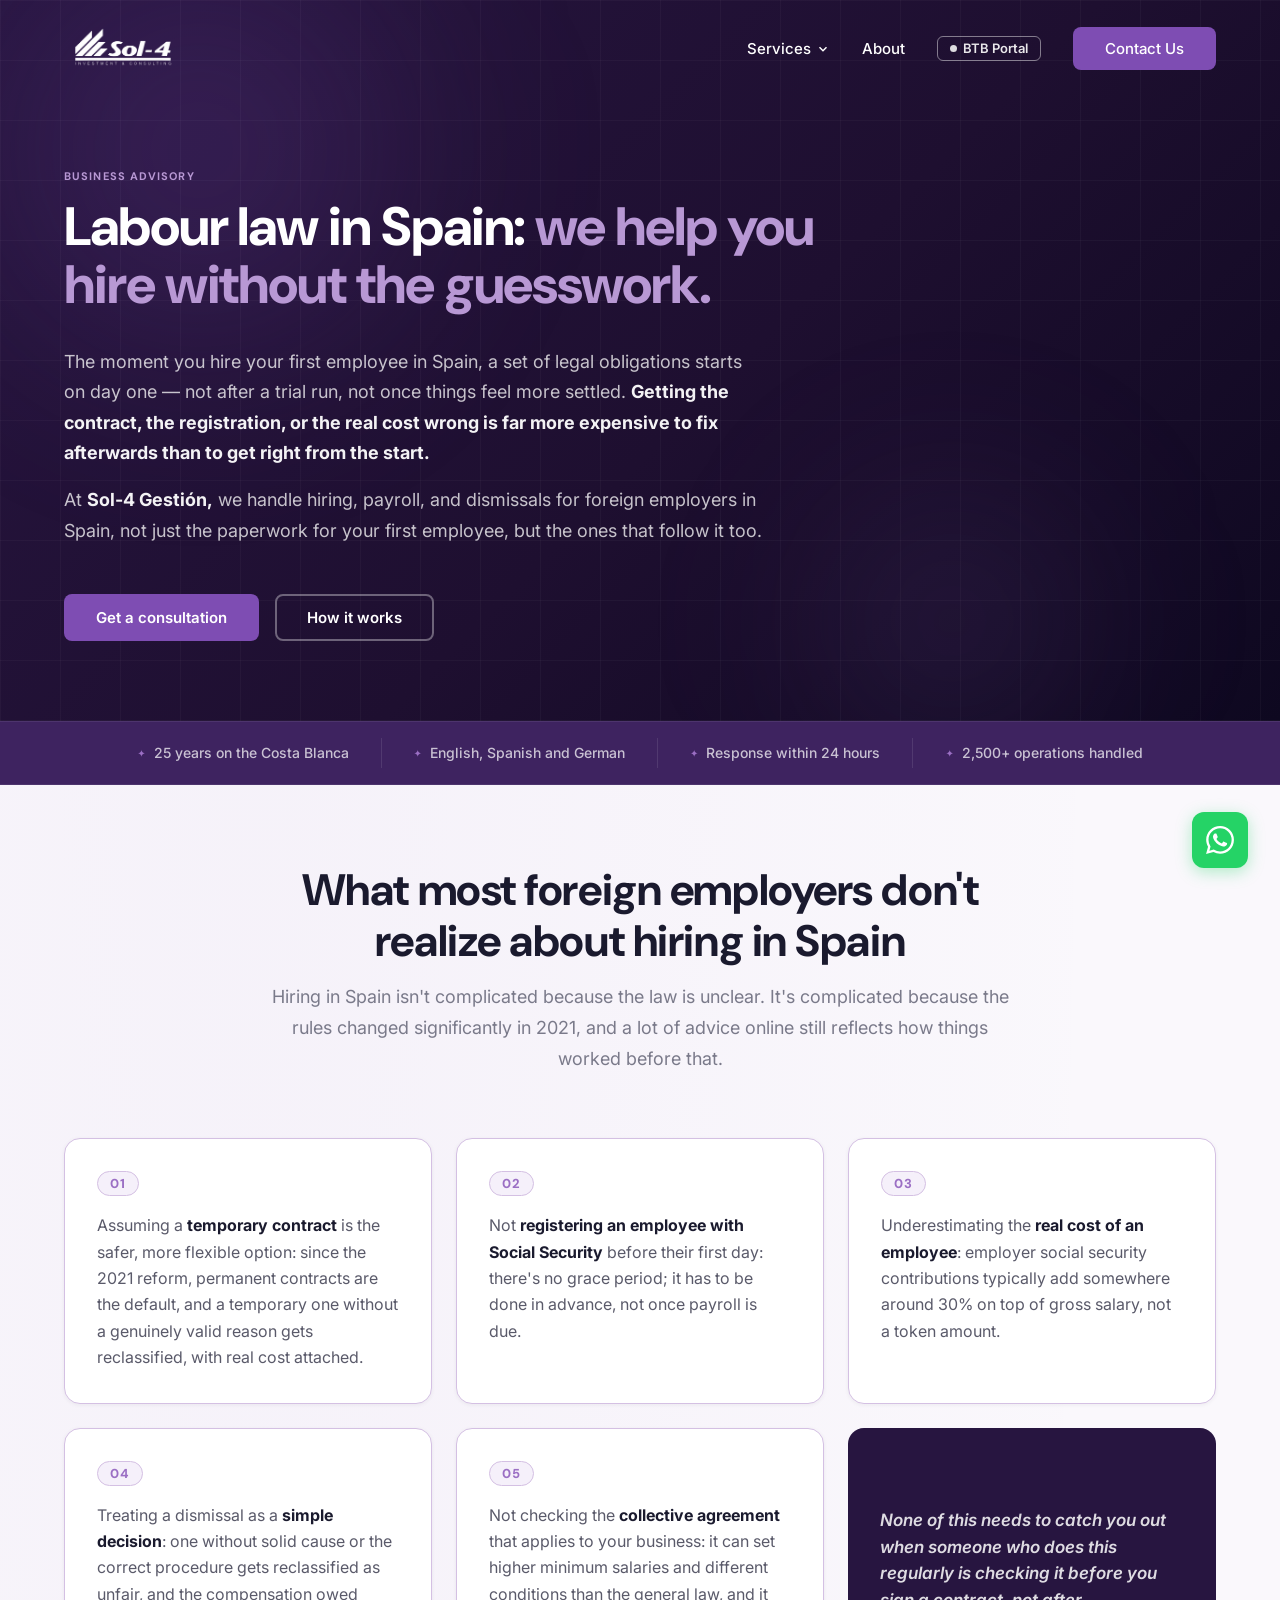
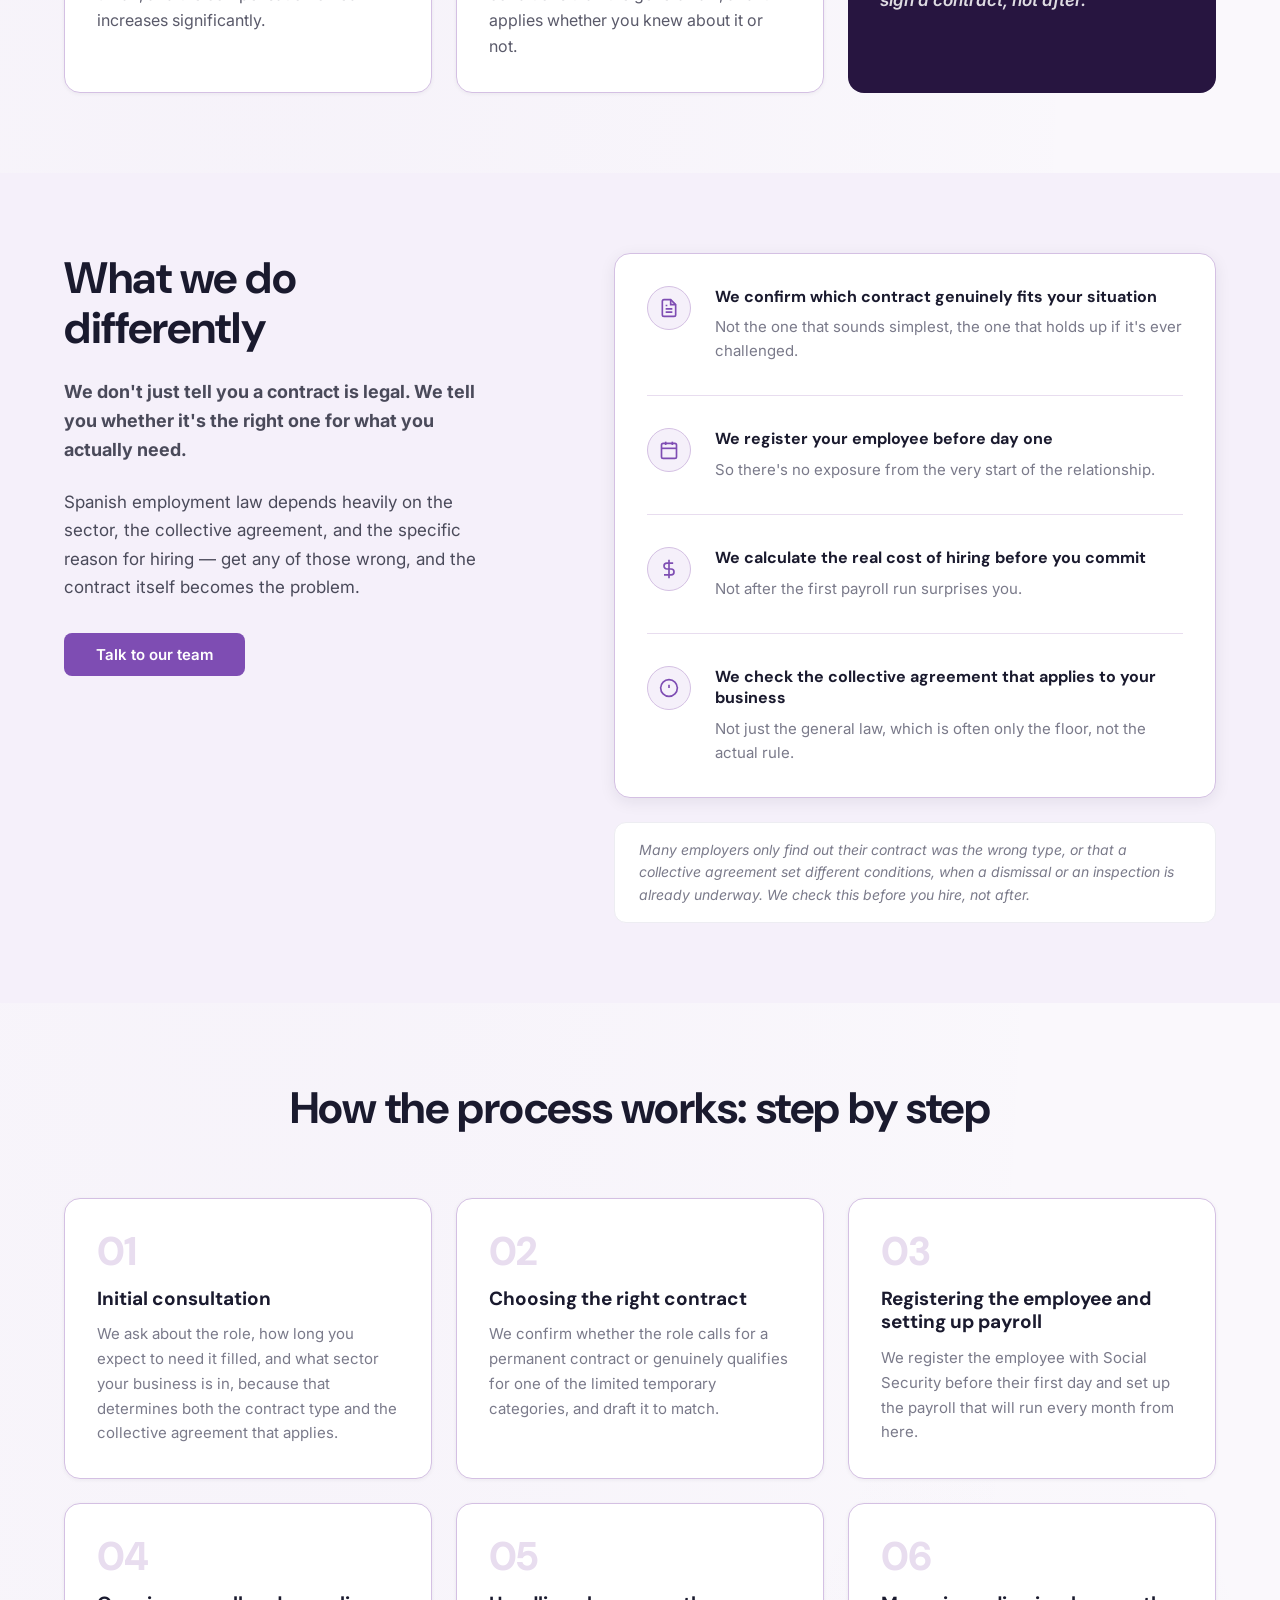
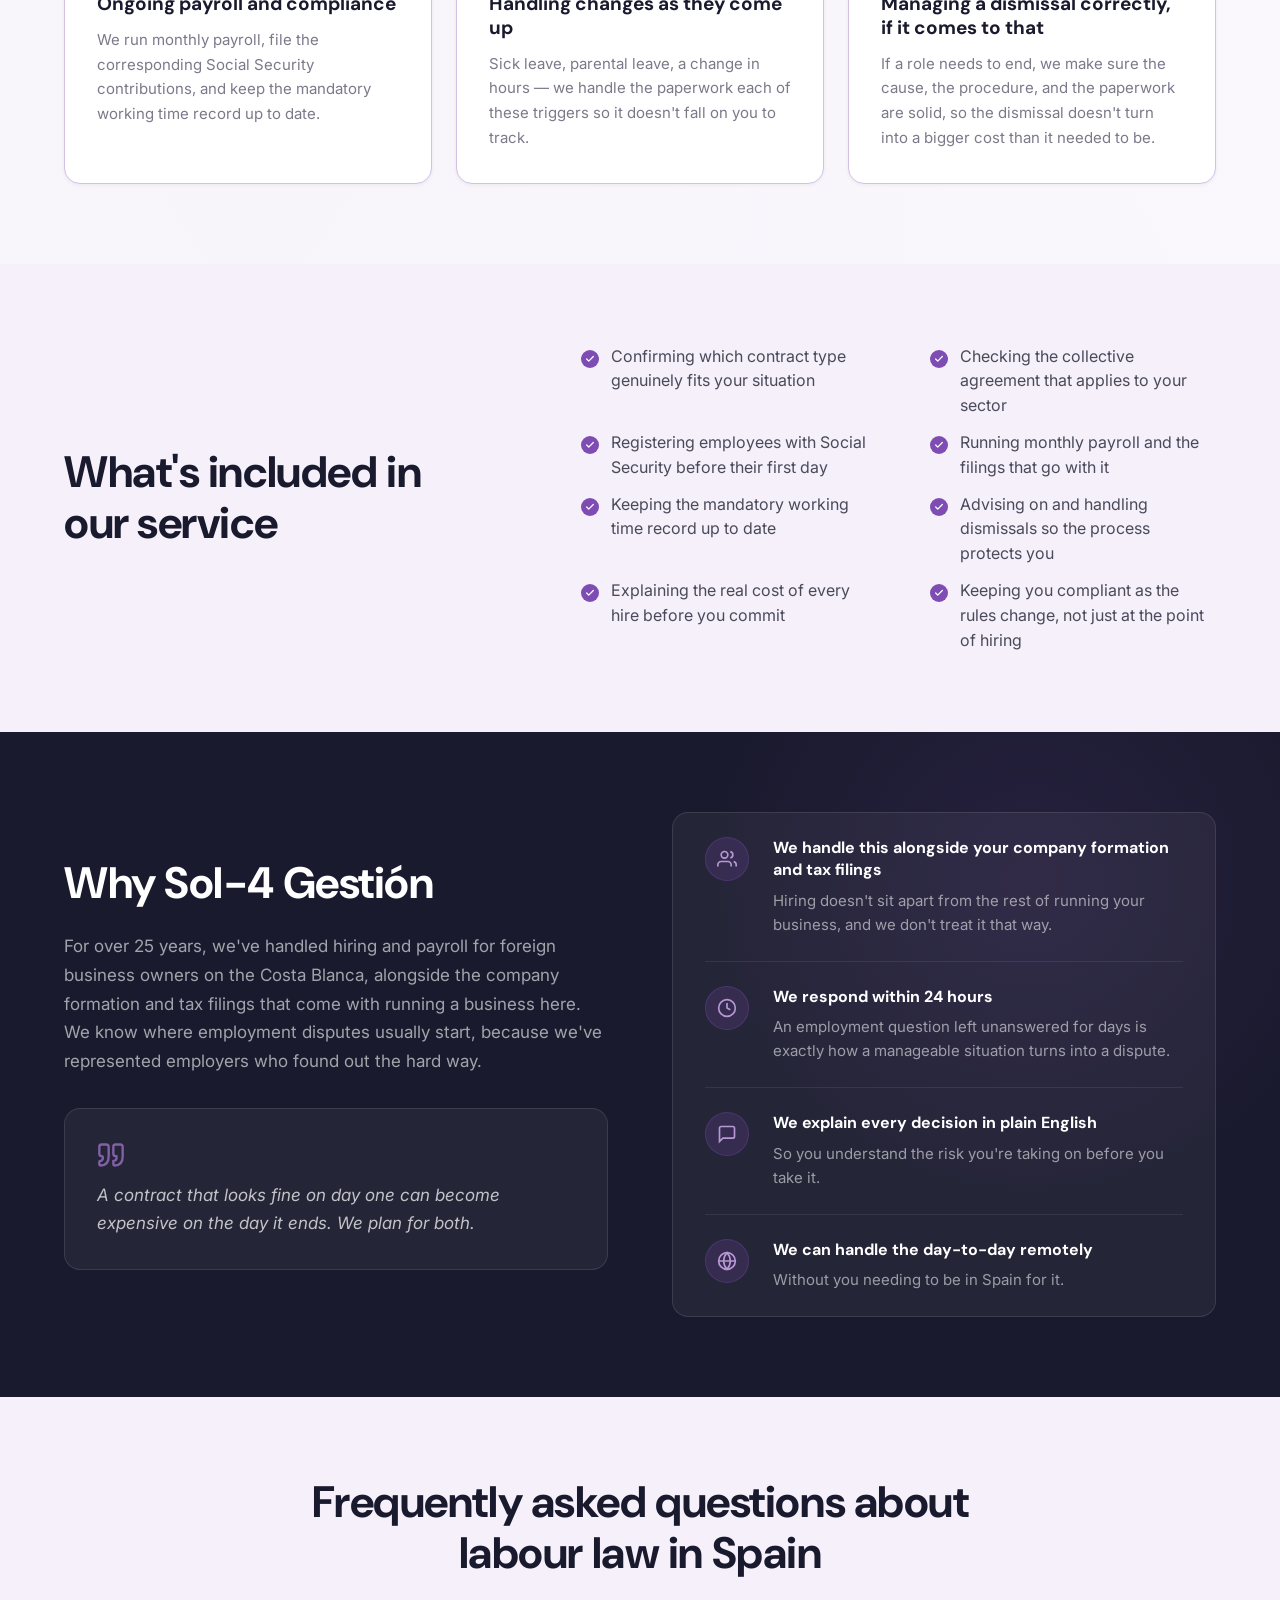
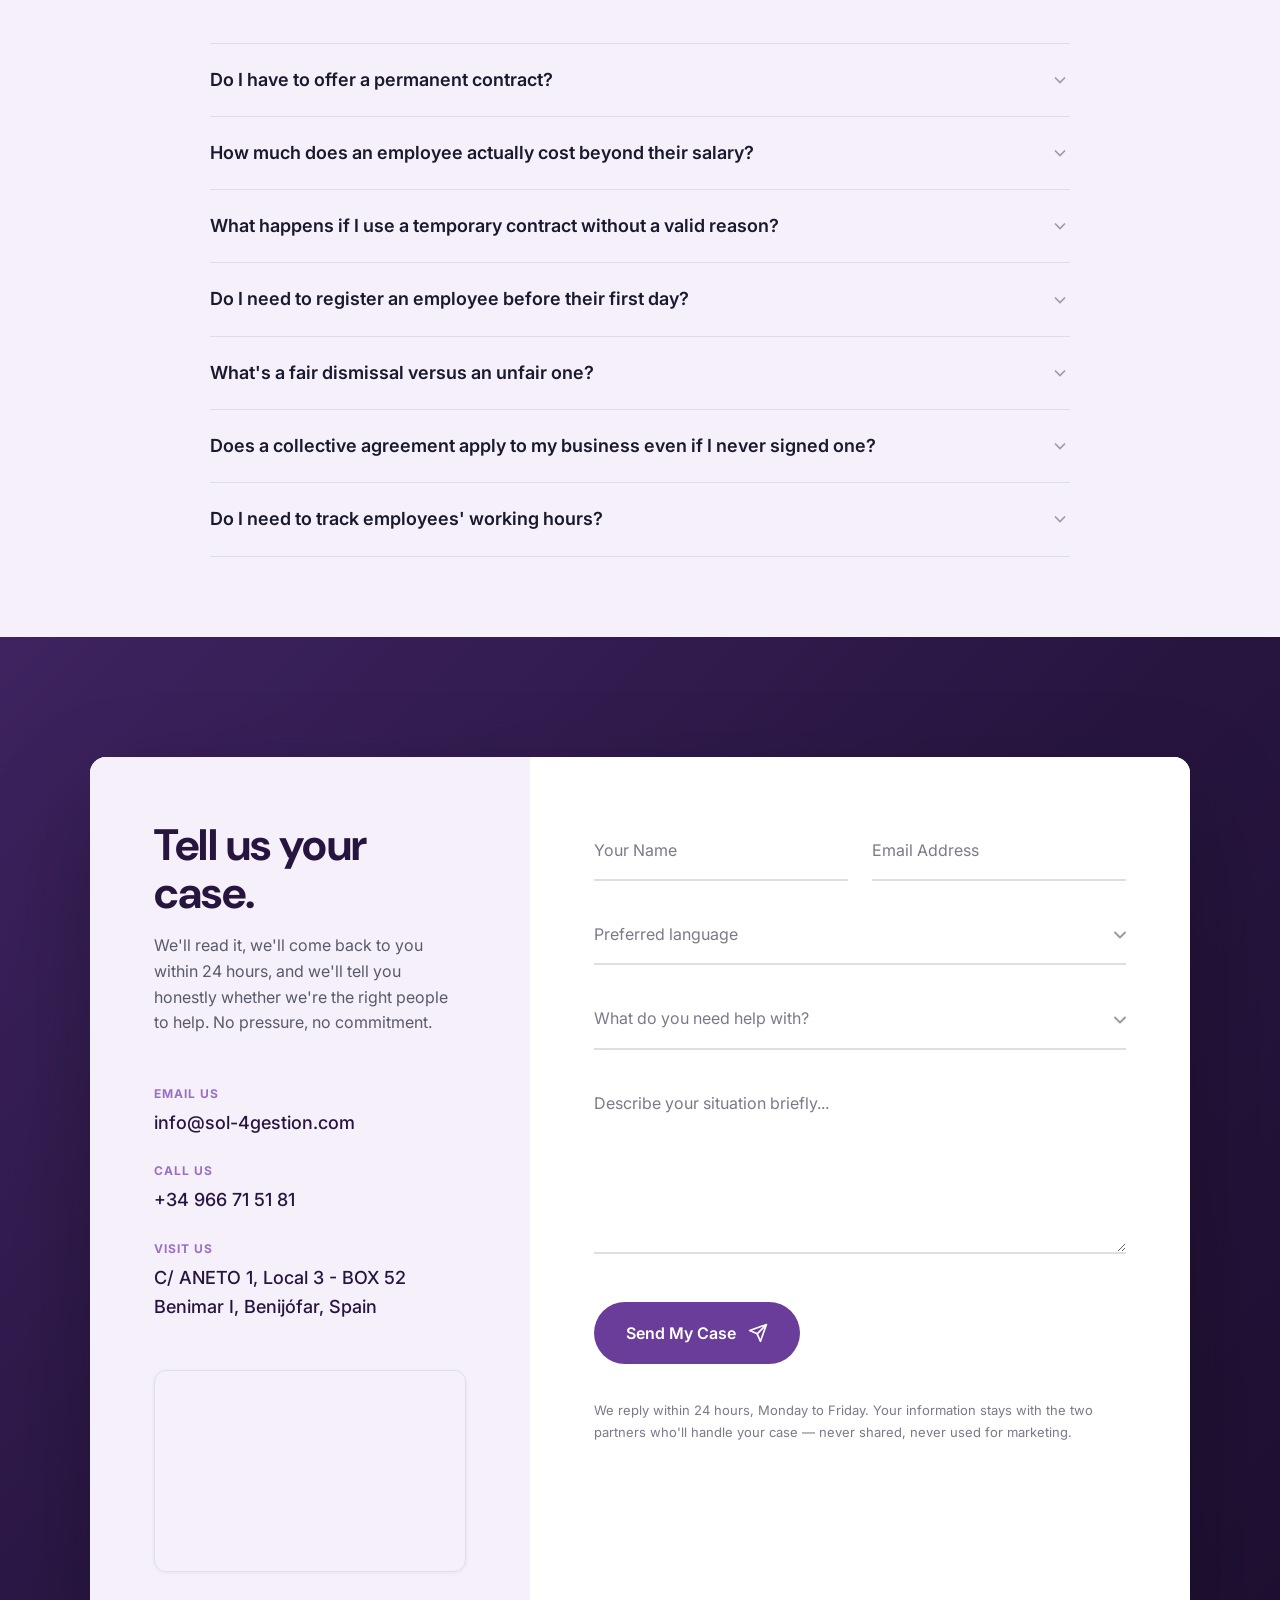
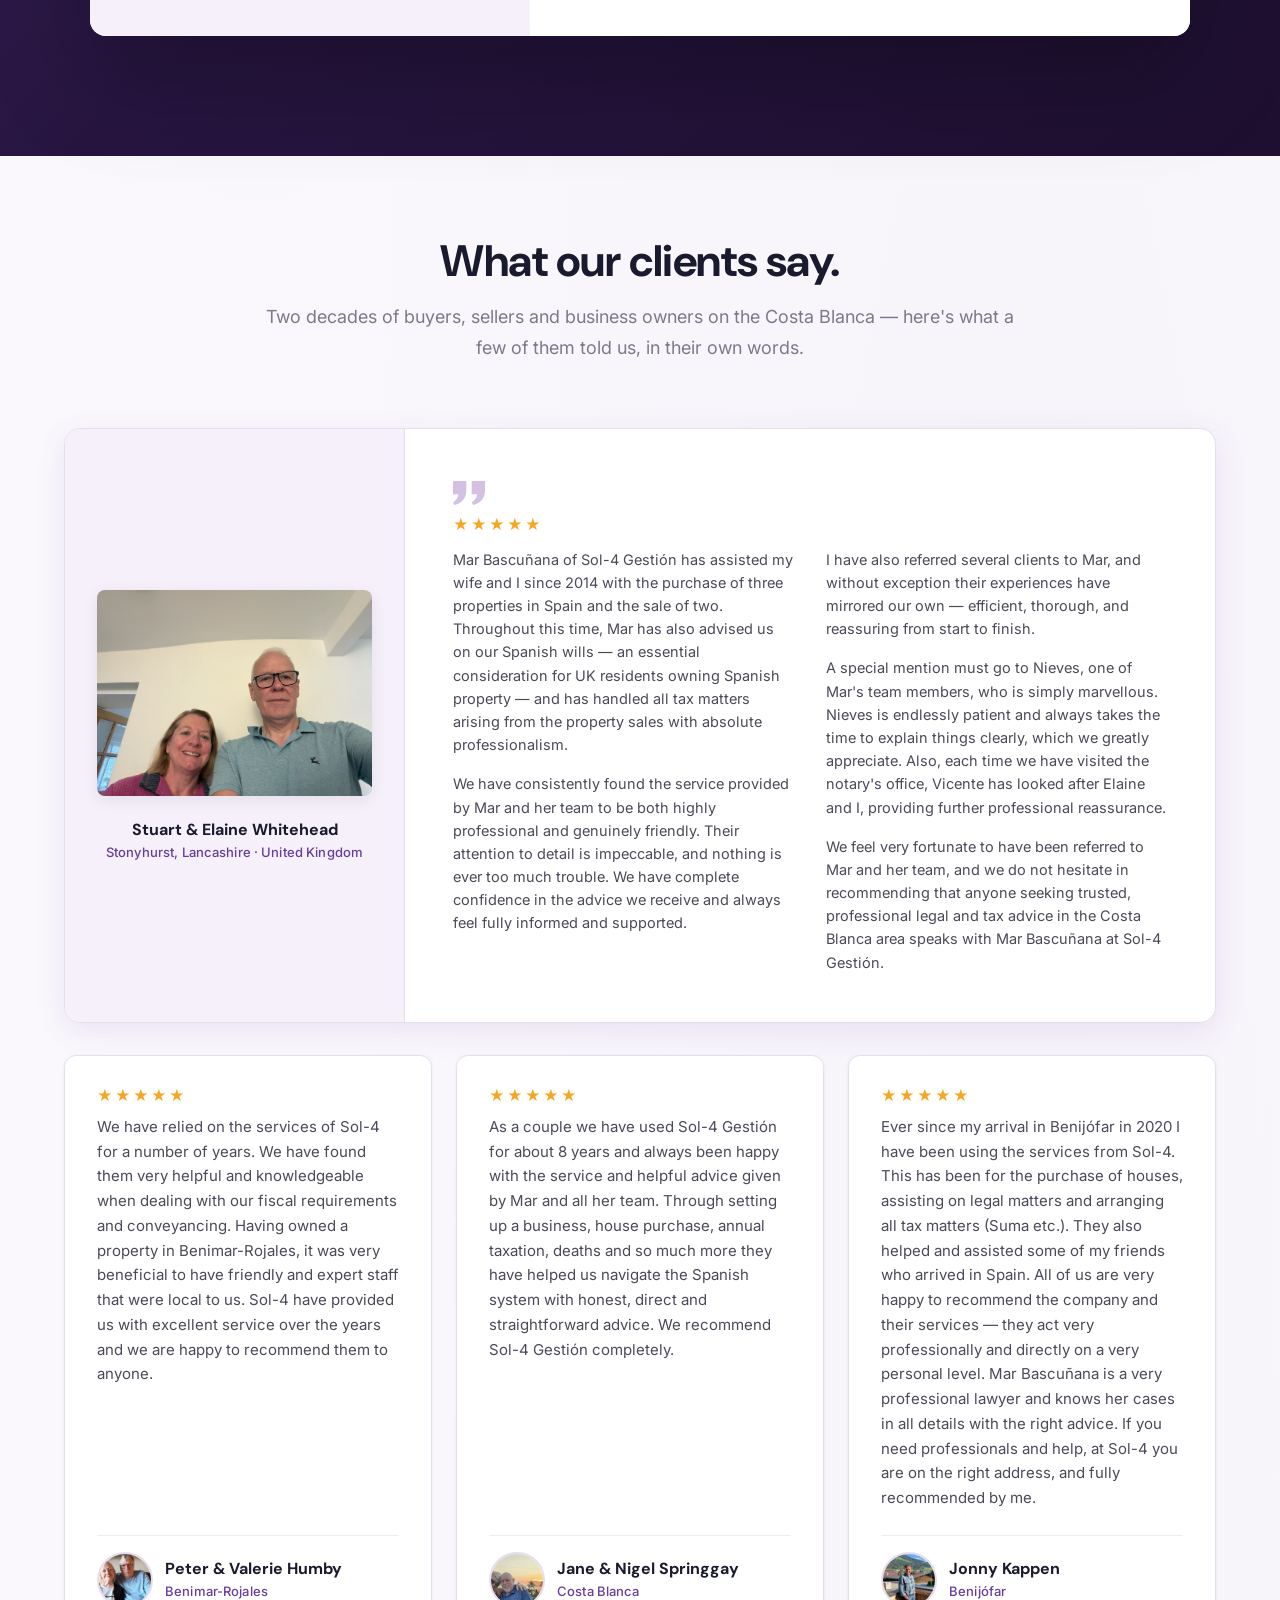
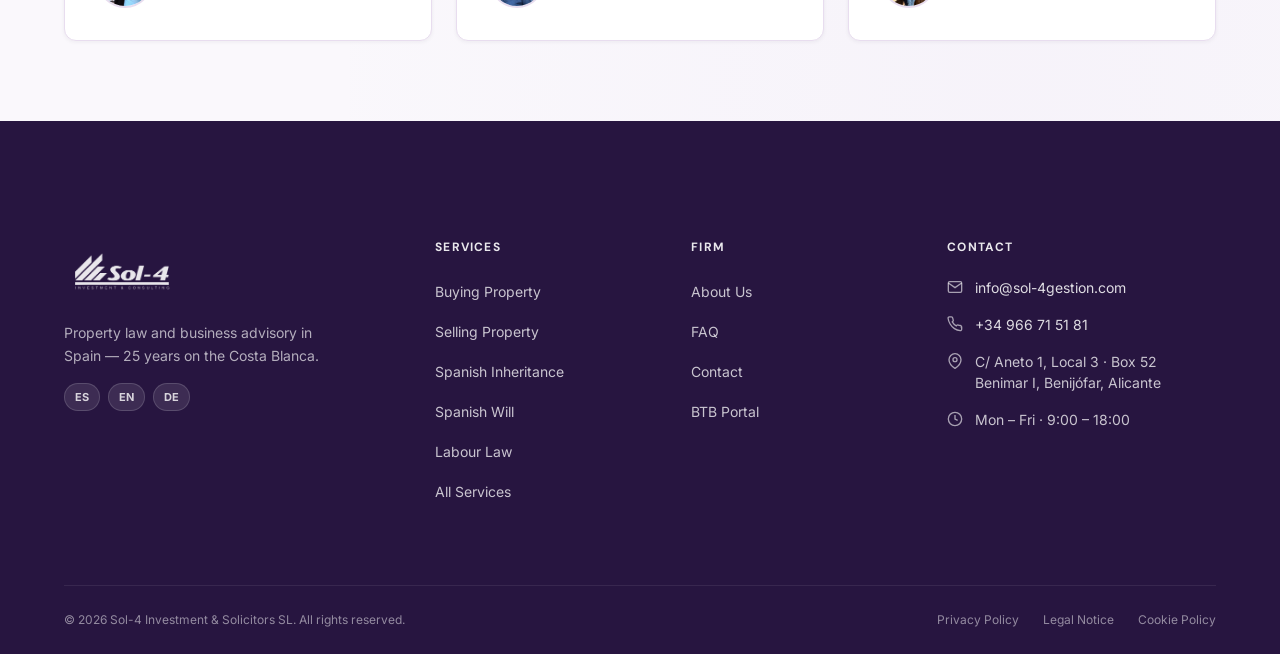
<file: pages/labour-law/index.html>
<!DOCTYPE html>
<html lang="en">

<head>
  <meta charset="UTF-8">
  <meta name="viewport" content="width=device-width,initial-scale=1">
  <title>Labour Law in Spain for Foreign Employers — Sol-4 Investment &amp; Solicitors</title>
  <meta name="description"
    content="Hiring, payroll and dismissals in Spain for foreign employers. Contracts, Social Security registration, collective agreements. 25 years on the Costa Blanca.">
  <link rel="preconnect" href="https://fonts.googleapis.com">
  <link rel="preconnect" href="https://fonts.gstatic.com" crossorigin>
  <link href="https://fonts.googleapis.com/css2?family=DM+Sans:wght@700&family=Inter:wght@400;500;600;700&display=swap"
    rel="stylesheet">
  <link rel="stylesheet" href="styles.css">
</head>

<body>

  <!-- ═══ HEADER ═══ -->
  <header class="site-header" id="site-header">
    <div class="container header-inner">
      <a href="../home/index.html" aria-label="Sol-4 Home">
        <img src="../../assets/logo/logo-sol-4.png" alt="Sol-4 Logo" class="logo">
      </a>
      <nav class="nav-links" id="nav-links">
        <div class="nav-dropdown">
          <button class="nav-dropdown-trigger" aria-expanded="false">
            Services
            <svg xmlns="http://www.w3.org/2000/svg" width="14" height="14" viewBox="0 0 24 24" fill="none"
              stroke="currentColor" stroke-width="2.5">
              <polyline points="6 9 12 15 18 9" />
            </svg>
          </button>
          <div class="nav-dropdown-menu">
            <div class="dropdown-col">
              <span class="dropdown-label">Additional Services</span>
              <a href="../nie-spain/index.html" class="dropdown-link">NIE Spain</a>
              <a href="../notary-representation-spain/index.html" class="dropdown-link">Notary Representation</a>
              <a href="../urban-legal-checks/index.html" class="dropdown-link">Urban &amp; Legal Checks</a>
            </div>
            <div class="dropdown-col">
              <span class="dropdown-label">Business Advisory</span>
              <a href="../advisory/index.html" class="dropdown-link">Advisory</a>
              <a href="../tax-accounting/index.html" class="dropdown-link">Tax &amp; Accounting</a>
              <a href="../company-formation/index.html" class="dropdown-link">Company Formation</a>
              <a href="index.html" class="dropdown-link nav-active-item">Labour Law</a>
            </div>
            <div class="dropdown-all">
              <a href="../services-container/index.html" class="dropdown-all-link">All services →</a>
            </div>
          </div>
        </div>
        <a href="../about-us/index.html">About</a>
        <a href="https://sol-4gestion.biloop.es" class="nav-biloop" target="_blank" rel="noopener">BTB Portal</a>
        <a href="#contact" class="btn btn-primary">Contact Us</a>
      </nav>
      <button class="mobile-toggle" id="mobile-toggle" aria-label="Menu">
        <span></span><span></span><span></span>
      </button>
    </div>
  </header>

  <!-- ═══ PAGE HERO ═══ -->
  <section class="page-hero" id="page-hero">
    <div class="ph-bg">
      <div class="ph-glow ph-glow-1"></div>
      <div class="ph-glow ph-glow-2"></div>
      <div class="ph-grid"></div>
    </div>
    <div class="container">
      <div class="ph-inner">
        <p class="ph-tag">Business Advisory</p>
        <h1>Labour law in Spain: <span class="ph-accent">we help you hire without the guesswork.</span></h1>
        <p class="ph-body">The moment you hire your first employee in Spain, a set of legal obligations starts on day
          one — not after a trial run, not once things feel more settled. <strong>Getting the contract, the
            registration, or the real cost wrong is far more expensive to fix afterwards than to get right from the
            start.</strong></p>
        <p class="ph-body">At <strong>Sol-4 Gestión,</strong> we handle hiring, payroll, and dismissals for foreign
          employers in Spain, not just the paperwork for your first employee, but the ones that follow it too.</p>
        <div class="ph-ctas">
          <a href="#contact" class="btn btn-primary">Get a consultation</a>
          <a href="#process" class="btn btn-secondary">How it works</a>
        </div>
      </div>
    </div>
  </section>

  <!-- ═══ TRUST STRIP ═══ -->
  <div class="svc-strip">
    <div class="container">
      <ul class="svc-strip-list">
        <li><span class="strip-diamond">✦</span>25 years on the Costa Blanca</li>
        <li><span class="strip-diamond">✦</span>English, Spanish and German</li>
        <li><span class="strip-diamond">✦</span>Response within 24 hours</li>
        <li><span class="strip-diamond">✦</span>2,500+ operations handled</li>
      </ul>
    </div>
  </div>

  <!-- ═══ SECTION: WHAT EMPLOYERS DON'T REALIZE ═══ -->
  <section class="section" id="risks">
    <div class="container">
      <div class="section-header reveal">
        <h2>What most foreign employers don't realize about hiring in Spain</h2>
        <p>Hiring in Spain isn't complicated because the law is unclear. It's complicated because the rules changed
          significantly in 2021, and a lot of advice online still reflects how things worked before that.</p>
      </div>

      <div class="risks-grid">

        <div class="risk-card reveal">
          <div class="risk-number">01</div>
          <div class="risk-body">
            <p>Assuming a <strong>temporary contract</strong> is the safer, more flexible option: since the 2021
              reform, permanent contracts are the default, and a temporary one without a genuinely valid reason gets
              reclassified, with real cost attached.</p>
          </div>
        </div>

        <div class="risk-card reveal reveal-delay-1">
          <div class="risk-number">02</div>
          <div class="risk-body">
            <p>Not <strong>registering an employee with Social Security</strong> before their first day: there's no
              grace period; it has to be done in advance, not once payroll is due.</p>
          </div>
        </div>

        <div class="risk-card reveal reveal-delay-2">
          <div class="risk-number">03</div>
          <div class="risk-body">
            <p>Underestimating the <strong>real cost of an employee</strong>: employer social security contributions
              typically add somewhere around 30% on top of gross salary, not a token amount.</p>
          </div>
        </div>

        <div class="risk-card reveal">
          <div class="risk-number">04</div>
          <div class="risk-body">
            <p>Treating a dismissal as a <strong>simple decision</strong>: one without solid cause or the correct
              procedure gets reclassified as unfair, and the compensation owed increases significantly.</p>
          </div>
        </div>

        <div class="risk-card reveal reveal-delay-1">
          <div class="risk-number">05</div>
          <div class="risk-body">
            <p>Not checking the <strong>collective agreement</strong> that applies to your business: it can set higher
              minimum salaries and different conditions than the general law, and it applies whether you knew about it
              or not.</p>
          </div>
        </div>

        <div class="risk-callout reveal reveal-delay-2">
          <p>None of this needs to catch you out when someone who does this regularly is checking it before you sign a
            contract, not after.</p>
        </div>

      </div>
    </div>
  </section>

  <!-- ═══ SECTION: WHAT WE DO DIFFERENTLY ═══ -->
  <section class="section section-alt" id="difference">
    <div class="container">
      <div class="diff-layout">

        <div class="diff-left reveal">
          <h2>What we do differently</h2>
          <p class="diff-lead"><strong>We don't just tell you a contract is legal. We tell you whether it's the right
              one for what you actually need.</strong></p>
          <p>Spanish employment law depends heavily on the sector, the collective agreement, and the specific reason for
            hiring — get any of those wrong, and the contract itself becomes the problem.</p>
          <a href="#contact" class="btn btn-primary diff-cta">Talk to our team</a>
        </div>

        <div class="diff-right reveal reveal-delay-1">
          <div class="diff-card">

            <div class="diff-item">
              <div class="diff-item-icon">
                <svg xmlns="http://www.w3.org/2000/svg" width="20" height="20" viewBox="0 0 24 24" fill="none"
                  stroke="currentColor" stroke-width="2">
                  <path d="M14 2H6a2 2 0 0 0-2 2v16a2 2 0 0 0 2 2h12a2 2 0 0 0 2-2V8z" />
                  <polyline points="14 2 14 8 20 8" />
                  <line x1="16" y1="13" x2="8" y2="13" />
                  <line x1="16" y1="17" x2="8" y2="17" />
                  <polyline points="10 9 9 9 8 9" />
                </svg>
              </div>
              <div>
                <h5>We confirm which contract genuinely fits your situation</h5>
                <p>Not the one that sounds simplest, the one that holds up if it's ever challenged.</p>
              </div>
            </div>

            <div class="diff-divider"></div>

            <div class="diff-item">
              <div class="diff-item-icon">
                <svg xmlns="http://www.w3.org/2000/svg" width="20" height="20" viewBox="0 0 24 24" fill="none"
                  stroke="currentColor" stroke-width="2">
                  <rect x="3" y="4" width="18" height="18" rx="2" ry="2" />
                  <line x1="16" y1="2" x2="16" y2="6" />
                  <line x1="8" y1="2" x2="8" y2="6" />
                  <line x1="3" y1="10" x2="21" y2="10" />
                </svg>
              </div>
              <div>
                <h5>We register your employee before day one</h5>
                <p>So there's no exposure from the very start of the relationship.</p>
              </div>
            </div>

            <div class="diff-divider"></div>

            <div class="diff-item">
              <div class="diff-item-icon">
                <svg xmlns="http://www.w3.org/2000/svg" width="20" height="20" viewBox="0 0 24 24" fill="none"
                  stroke="currentColor" stroke-width="2">
                  <line x1="12" y1="1" x2="12" y2="23" />
                  <path d="M17 5H9.5a3.5 3.5 0 0 0 0 7h5a3.5 3.5 0 0 1 0 7H6" />
                </svg>
              </div>
              <div>
                <h5>We calculate the real cost of hiring before you commit</h5>
                <p>Not after the first payroll run surprises you.</p>
              </div>
            </div>

            <div class="diff-divider"></div>

            <div class="diff-item">
              <div class="diff-item-icon">
                <svg xmlns="http://www.w3.org/2000/svg" width="20" height="20" viewBox="0 0 24 24" fill="none"
                  stroke="currentColor" stroke-width="2">
                  <circle cx="12" cy="12" r="10" />
                  <line x1="12" y1="8" x2="12" y2="12" />
                  <line x1="12" y1="16" x2="12.01" y2="16" />
                </svg>
              </div>
              <div>
                <h5>We check the collective agreement that applies to your business</h5>
                <p>Not just the general law, which is often only the floor, not the actual rule.</p>
              </div>
            </div>

          </div>

          <p class="diff-footnote">Many employers only find out their contract was the wrong type, or that a collective
            agreement set different conditions, when a dismissal or an inspection is already underway. We check this
            before you hire, not after.</p>
        </div>

      </div>
    </div>
  </section>

  <!-- ═══ SECTION: PROCESS ═══ -->
  <section class="section" id="process">
    <div class="container">
      <div class="section-header reveal">
        <h2>How the process works: step by step</h2>
      </div>

      <div class="steps-grid">

        <div class="step-card reveal">
          <div class="step-num">01</div>
          <h4>Initial consultation</h4>
          <p>We ask about the role, how long you expect to need it filled, and what sector your business is in, because
            that determines both the contract type and the collective agreement that applies.</p>
        </div>

        <div class="step-card reveal reveal-delay-1">
          <div class="step-num">02</div>
          <h4>Choosing the right contract</h4>
          <p>We confirm whether the role calls for a permanent contract or genuinely qualifies for one of the limited
            temporary categories, and draft it to match.</p>
        </div>

        <div class="step-card reveal reveal-delay-2">
          <div class="step-num">03</div>
          <h4>Registering the employee and setting up payroll</h4>
          <p>We register the employee with Social Security before their first day and set up the payroll that will run
            every month from here.</p>
        </div>

        <div class="step-card reveal">
          <div class="step-num">04</div>
          <h4>Ongoing payroll and compliance</h4>
          <p>We run monthly payroll, file the corresponding Social Security contributions, and keep the mandatory
            working time record up to date.</p>
        </div>

        <div class="step-card reveal reveal-delay-1">
          <div class="step-num">05</div>
          <h4>Handling changes as they come up</h4>
          <p>Sick leave, parental leave, a change in hours — we handle the paperwork each of these triggers so it
            doesn't fall on you to track.</p>
        </div>

        <div class="step-card reveal reveal-delay-2">
          <div class="step-num">06</div>
          <h4>Managing a dismissal correctly, if it comes to that</h4>
          <p>If a role needs to end, we make sure the cause, the procedure, and the paperwork are solid, so the
            dismissal doesn't turn into a bigger cost than it needed to be.</p>
        </div>

      </div>
    </div>
  </section>

  <!-- ═══ SECTION: WHAT'S INCLUDED ═══ -->
  <section class="section section-alt" id="included">
    <div class="container">
      <div class="included-layout">

        <div class="included-left reveal">
          <h2>What's included in our service</h2>
        </div>

        <div class="included-right reveal reveal-delay-1">
          <ul class="included-list">
            <li>Confirming which contract type genuinely fits your situation</li>
            <li>Checking the collective agreement that applies to your sector</li>
            <li>Registering employees with Social Security before their first day</li>
            <li>Running monthly payroll and the filings that go with it</li>
            <li>Keeping the mandatory working time record up to date</li>
            <li>Advising on and handling dismissals so the process protects you</li>
            <li>Explaining the real cost of every hire before you commit</li>
            <li>Keeping you compliant as the rules change, not just at the point of hiring</li>
          </ul>
        </div>

      </div>
    </div>
  </section>

  <!-- ═══ SECTION: WHY SOL-4 ═══ -->
  <section class="section pledge-section" id="why">
    <div class="container">
      <div class="pledge-layout">

        <div class="pledge-left reveal">
          <h2>Why Sol-4 Gestión</h2>
          <p class="pledge-intro">For over 25 years, we've handled hiring and payroll for foreign business owners on
            the Costa Blanca, alongside the company formation and tax filings that come with running a business here.
            We know where employment disputes usually start, because we've represented employers who found out the hard
            way.</p>
          <div class="pledge-quote-card">
            <svg class="quote-icon" xmlns="http://www.w3.org/2000/svg" width="28" height="28" viewBox="0 0 24 24"
              fill="none" stroke="currentColor" stroke-width="2" stroke-linecap="round" stroke-linejoin="round">
              <path
                d="M3 21c3 0 7-1 7-8V5c0-1.25-.756-2.017-2-2H4c-1.25 0-2 .75-2 1.972V11c0 1.25.75 2 2 2 1 0 1 0 1 1v1c0 1-1 2-2 2s-1 .008-1 1.031V20c0 1 0 1 1 1z" />
              <path
                d="M15 21c3 0 7-1 7-8V5c0-1.25-.757-2.017-2-2h-4c-1.25 0-2 .75-2 1.972V11c0 1.25.75 2 2 2h.75c0 2.25.25 4-2.75 4v3c0 1 0 1 1 1z" />
            </svg>
            <p>A contract that looks fine on day one can become expensive on the day it ends. We plan for both.</p>
          </div>
        </div>

        <div class="pledge-right reveal reveal-delay-1">
          <div class="pledge-card">

            <div class="pledge-item">
              <div class="pledge-item-icon">
                <svg xmlns="http://www.w3.org/2000/svg" width="20" height="20" viewBox="0 0 24 24" fill="none"
                  stroke="currentColor" stroke-width="2">
                  <path d="M17 21v-2a4 4 0 0 0-4-4H5a4 4 0 0 0-4 4v2" />
                  <circle cx="9" cy="7" r="4" />
                  <path d="M23 21v-2a4 4 0 0 0-3-3.87" />
                  <path d="M16 3.13a4 4 0 0 1 0 7.75" />
                </svg>
              </div>
              <div>
                <h5>We handle this alongside your company formation and tax filings</h5>
                <p>Hiring doesn't sit apart from the rest of running your business, and we don't treat it that way.</p>
              </div>
            </div>

            <div class="pledge-divider"></div>

            <div class="pledge-item">
              <div class="pledge-item-icon">
                <svg xmlns="http://www.w3.org/2000/svg" width="20" height="20" viewBox="0 0 24 24" fill="none"
                  stroke="currentColor" stroke-width="2">
                  <circle cx="12" cy="12" r="10" />
                  <polyline points="12 6 12 12 16 14" />
                </svg>
              </div>
              <div>
                <h5>We respond within 24 hours</h5>
                <p>An employment question left unanswered for days is exactly how a manageable situation turns into a
                  dispute.</p>
              </div>
            </div>

            <div class="pledge-divider"></div>

            <div class="pledge-item">
              <div class="pledge-item-icon">
                <svg xmlns="http://www.w3.org/2000/svg" width="20" height="20" viewBox="0 0 24 24" fill="none"
                  stroke="currentColor" stroke-width="2">
                  <path d="M21 15a2 2 0 0 1-2 2H7l-4 4V5a2 2 0 0 1 2-2h14a2 2 0 0 1 2 2z" />
                </svg>
              </div>
              <div>
                <h5>We explain every decision in plain English</h5>
                <p>So you understand the risk you're taking on before you take it.</p>
              </div>
            </div>

            <div class="pledge-divider"></div>

            <div class="pledge-item">
              <div class="pledge-item-icon">
                <svg xmlns="http://www.w3.org/2000/svg" width="20" height="20" viewBox="0 0 24 24" fill="none"
                  stroke="currentColor" stroke-width="2">
                  <circle cx="12" cy="12" r="10" />
                  <line x1="2" y1="12" x2="22" y2="12" />
                  <path
                    d="M12 2a15.3 15.3 0 0 1 4 10 15.3 15.3 0 0 1-4 10 15.3 15.3 0 0 1-4-10 15.3 15.3 0 0 1 4-10z" />
                </svg>
              </div>
              <div>
                <h5>We can handle the day-to-day remotely</h5>
                <p>Without you needing to be in Spain for it.</p>
              </div>
            </div>

          </div>
        </div>

      </div>
    </div>
  </section>

  <!-- ═══ SECTION: FAQ ═══ -->
  <section class="section section-alt" id="faq">
    <div class="container">
      <div class="section-header reveal">
        <h2>Frequently asked questions about labour law in Spain</h2>
      </div>

      <div class="faq-list reveal">

        <div class="faq-item">
          <button class="faq-q" aria-expanded="false">
            <span>Do I have to offer a permanent contract?</span>
            <svg class="faq-chevron" width="20" height="20" viewBox="0 0 24 24" fill="none" stroke="currentColor"
              stroke-width="2">
              <polyline points="6 9 12 15 18 9" />
            </svg>
          </button>
          <div class="faq-a" hidden>
            <p>In most cases, yes. Since the 2021 labour reform, permanent contracts are the default in practice, and
              temporary contracts are only valid for narrow, specific reasons, such as covering a genuine and temporary
              spike in demand or replacing an employee who's absent. Using a temporary contract outside those cases gets
              it reclassified as permanent, with backdated obligations attached.</p>
          </div>
        </div>

        <div class="faq-item">
          <button class="faq-q" aria-expanded="false">
            <span>How much does an employee actually cost beyond their salary?</span>
            <svg class="faq-chevron" width="20" height="20" viewBox="0 0 24 24" fill="none" stroke="currentColor"
              stroke-width="2">
              <polyline points="6 9 12 15 18 9" />
            </svg>
          </button>
          <div class="faq-a" hidden>
            <p>Employer social security contributions typically add somewhere around 30% on top of gross salary,
              covering common contingencies, unemployment, workplace accident insurance, and a few smaller items. The
              exact figure depends on your sector's accident-risk rate, so we calculate it for your specific case
              rather than quoting a number that doesn't apply to you.</p>
          </div>
        </div>

        <div class="faq-item">
          <button class="faq-q" aria-expanded="false">
            <span>What happens if I use a temporary contract without a valid reason?</span>
            <svg class="faq-chevron" width="20" height="20" viewBox="0 0 24 24" fill="none" stroke="currentColor"
              stroke-width="2">
              <polyline points="6 9 12 15 18 9" />
            </svg>
          </button>
          <div class="faq-a" hidden>
            <p>A labour inspection or the employee themselves can challenge it, and if a temporary contract doesn't
              meet the legal requirements, it's treated as if it had been permanent from the start. That carries back
              pay, social security, and dismissal implications you weren't planning for.</p>
          </div>
        </div>

        <div class="faq-item">
          <button class="faq-q" aria-expanded="false">
            <span>Do I need to register an employee before their first day?</span>
            <svg class="faq-chevron" width="20" height="20" viewBox="0 0 24 24" fill="none" stroke="currentColor"
              stroke-width="2">
              <polyline points="6 9 12 15 18 9" />
            </svg>
          </button>
          <div class="faq-a" hidden>
            <p>Yes. Registration with Social Security has to happen before the employee starts work, not on the same
              day after the fact and not within some grace period. There isn't one.</p>
          </div>
        </div>

        <div class="faq-item">
          <button class="faq-q" aria-expanded="false">
            <span>What's a fair dismissal versus an unfair one?</span>
            <svg class="faq-chevron" width="20" height="20" viewBox="0 0 24 24" fill="none" stroke="currentColor"
              stroke-width="2">
              <polyline points="6 9 12 15 18 9" />
            </svg>
          </button>
          <div class="faq-a" hidden>
            <p>A dismissal with a solid, documented cause and the correct procedure is generally fair, and the
              compensation owed is lower. A dismissal that a court finds unjustified, or that skipped the correct
              procedure, is ruled unfair and carries a significantly higher compensation, currently 33 days of salary
              per year worked, capped at 24 months' pay.</p>
          </div>
        </div>

        <div class="faq-item">
          <button class="faq-q" aria-expanded="false">
            <span>Does a collective agreement apply to my business even if I never signed one?</span>
            <svg class="faq-chevron" width="20" height="20" viewBox="0 0 24 24" fill="none" stroke="currentColor"
              stroke-width="2">
              <polyline points="6 9 12 15 18 9" />
            </svg>
          </button>
          <div class="faq-a" hidden>
            <p>Very likely, yes. Collective agreements are usually set at sector or provincial level, not negotiated
              individually by each employer, and they apply automatically to businesses that fall within their scope.
              Not knowing about it doesn't exempt you from it.</p>
          </div>
        </div>

        <div class="faq-item">
          <button class="faq-q" aria-expanded="false">
            <span>Do I need to track employees' working hours?</span>
            <svg class="faq-chevron" width="20" height="20" viewBox="0 0 24 24" fill="none" stroke="currentColor"
              stroke-width="2">
              <polyline points="6 9 12 15 18 9" />
            </svg>
          </button>
          <div class="faq-a" hidden>
            <p>Yes. Keeping a record of daily working hours is mandatory for every employer in Spain, regardless of
              size or sector, and it has to be available if a labour inspection asks for it.</p>
          </div>
        </div>

      </div>
    </div>
  </section>

  <!-- ═══ SECTION: CONTACT ═══ -->
  <section class="section conversion" id="contact">
    <div class="container">
      <div class="contact-box reveal">
        <div class="contact-info">
          <h2>Tell us your case.</h2>
          <p>We'll read it, we'll come back to you within 24 hours, and we'll tell you honestly whether we're the right
            people to help. No pressure, no commitment.</p>

          <div class="contact-details">
            <div class="detail-item">
              <span class="detail-label">Email Us</span>
              <a href="mailto:info@sol-4gestion.com" class="detail-link">info@sol-4gestion.com</a>
            </div>
            <div class="detail-item">
              <span class="detail-label">Call Us</span>
              <a href="tel:+34966715181" class="detail-link">+34 966 71 51 81</a>
            </div>
            <div class="detail-item">
              <span class="detail-label">Visit Us</span>
              <span class="detail-text">C/ ANETO 1, Local 3 - BOX 52<br>Benimar I, Benijófar, Spain</span>
            </div>
          </div>

          <div class="map-wrapper">
            <iframe
              src="https://www.google.com/maps/embed?pb=!1m18!1m12!1m3!1d3143.43346452296!2d-0.7358482!3d38.0835338!2m3!1f0!2f0!3f0!3m2!1i1024!2i768!4f13.1!3m3!1m2!1s0xd6398f6d7d5d5d5%3A0x6b8f7d5d5d5d5d5!2sCalle%20Aneto%2C%201%2C%2003178%20Benij%C3%B3far%2C%20Alicante!5e0!3m2!1sen!2ses!4v1715095000000!5m2!1sen!2ses"
              width="100%" height="200" style="border:0;" allowfullscreen="" loading="lazy"
              referrerpolicy="no-referrer-when-downgrade">
            </iframe>
          </div>
        </div>

        <div class="contact-form-side">
          <form id="contact-form" class="premium-form" action="#" method="POST">
            <div class="form-row">
              <div class="input-wrapper">
                <input type="text" id="name" name="name" required placeholder=" ">
                <label for="name">Your Name</label>
              </div>
              <div class="input-wrapper">
                <input type="email" id="email" name="email" required placeholder=" ">
                <label for="email">Email Address</label>
              </div>
            </div>

            <div class="input-wrapper select-wrapper">
              <select id="language" name="language" required>
                <option value="" disabled selected hidden></option>
                <option value="en">English</option>
                <option value="es">Spanish / Español</option>
                <option value="de">German / Deutsch</option>
              </select>
              <label for="language">Preferred language</label>
              <div class="select-arrow">
                <svg width="12" height="8" viewBox="0 0 12 8" fill="none">
                  <path d="M1 1.5L6 6.5L11 1.5" stroke="currentColor" stroke-width="2" stroke-linecap="round"
                    stroke-linejoin="round" />
                </svg>
              </div>
            </div>

            <div class="input-wrapper select-wrapper">
              <select id="service" name="service" required>
                <option value="" disabled selected hidden></option>
                <option value="hiring">Hiring an employee</option>
                <option value="payroll">Payroll &amp; compliance</option>
                <option value="dismissal">Managing a dismissal</option>
                <option value="contract">Contract review</option>
                <option value="other">Other</option>
              </select>
              <label for="service">What do you need help with?</label>
              <div class="select-arrow">
                <svg width="12" height="8" viewBox="0 0 12 8" fill="none">
                  <path d="M1 1.5L6 6.5L11 1.5" stroke="currentColor" stroke-width="2" stroke-linecap="round"
                    stroke-linejoin="round" />
                </svg>
              </div>
            </div>

            <div class="input-wrapper">
              <textarea id="message" name="message" rows="4" required placeholder=" "></textarea>
              <label for="message">Describe your situation briefly...</label>
            </div>

            <button type="submit" class="btn-submit">
              Send My Case
              <svg width="20" height="20" viewBox="0 0 24 24" fill="none" stroke="currentColor" stroke-width="2"
                stroke-linecap="round" stroke-linejoin="round">
                <line x1="22" y1="2" x2="11" y2="13"></line>
                <polygon points="22 2 15 22 11 13 2 9 22 2"></polygon>
              </svg>
            </button>

            <p class="trust-micro-note">We reply within 24 hours, Monday to Friday. Your information stays with the
              two partners who'll handle your case — never shared, never used for marketing.</p>
          </form>
        </div>
      </div>
    </div>
  </section>

  <!-- ═══ SECTION: TESTIMONIALS ═══ -->
  <section class="section tst-section" id="testimonials">
    <div class="container">
      <div class="section-header reveal">
        <h2>What our clients say.</h2>
        <p>Two decades of buyers, sellers and business owners on the Costa Blanca — here's what a few of them told us, in their own words.</p>
      </div>

      <!-- Featured testimonial -->
      <div class="tst-featured reveal">
        <div class="tst-featured-media">
          <img src="../../assets/testimonials/t1.jpg" alt="Stuart and Elaine Whitehead" loading="lazy">
          <div class="tst-author">
            <span class="tst-author-name">Stuart &amp; Elaine Whitehead</span>
            <span class="tst-author-loc">Stonyhurst, Lancashire · United Kingdom</span>
          </div>
        </div>
        <div class="tst-featured-body">
          <svg class="tst-quote-mark" xmlns="http://www.w3.org/2000/svg" width="40" height="40" viewBox="0 0 24 24"
            fill="currentColor">
            <path d="M9.983 3v7.391c0 5.704-3.731 9.57-8.983 10.609l-.995-2.151c2.432-.917 3.995-3.638 3.995-5.849h-4v-10h9.983zm14.017 0v7.391c0 5.704-3.748 9.571-9 10.609l-.996-2.151c2.433-.917 3.996-3.638 3.996-5.849h-3.983v-10h9.983z" />
          </svg>
          <div class="tst-stars" aria-label="5 out of 5 stars">★★★★★</div>
          <div class="tst-featured-text">
            <p>Mar Bascuñana of Sol-4 Gestión has assisted my wife and I since 2014 with the purchase of three properties
              in Spain and the sale of two. Throughout this time, Mar has also advised us on our Spanish wills — an
              essential consideration for UK residents owning Spanish property — and has handled all tax matters arising
              from the property sales with absolute professionalism.</p>
            <p>We have consistently found the service provided by Mar and her team to be both highly professional and
              genuinely friendly. Their attention to detail is impeccable, and nothing is ever too much trouble. We have
              complete confidence in the advice we receive and always feel fully informed and supported.</p>
            <p>I have also referred several clients to Mar, and without exception their experiences have mirrored our own
              — efficient, thorough, and reassuring from start to finish.</p>
            <p>A special mention must go to Nieves, one of Mar's team members, who is simply marvellous. Nieves is
              endlessly patient and always takes the time to explain things clearly, which we greatly appreciate. Also,
              each time we have visited the notary's office, Vicente has looked after Elaine and I, providing further
              professional reassurance.</p>
            <p>We feel very fortunate to have been referred to Mar and her team, and we do not hesitate in recommending
              that anyone seeking trusted, professional legal and tax advice in the Costa Blanca area speaks with Mar
              Bascuñana at Sol-4 Gestión.</p>
          </div>
        </div>
      </div>

      <!-- Testimonial grid -->
      <div class="tst-grid">

        <article class="tst-card reveal">
          <div class="tst-stars" aria-label="5 out of 5 stars">★★★★★</div>
          <p class="tst-card-text">We have relied on the services of Sol-4 for a number of years. We have found them very
            helpful and knowledgeable when dealing with our fiscal requirements and conveyancing. Having owned a property
            in Benimar-Rojales, it was very beneficial to have friendly and expert staff that were local to us. Sol-4
            have provided us with excellent service over the years and we are happy to recommend them to anyone.</p>
          <div class="tst-card-foot">
            <img class="tst-avatar" src="../../assets/testimonials/t2.jpg" alt="Peter and Valerie Humby" loading="lazy">
            <div class="tst-card-who">
              <span class="tst-author-name">Peter &amp; Valerie Humby</span>
              <span class="tst-author-loc">Benimar-Rojales</span>
            </div>
          </div>
        </article>

        <article class="tst-card reveal reveal-delay-1">
          <div class="tst-stars" aria-label="5 out of 5 stars">★★★★★</div>
          <p class="tst-card-text">As a couple we have used Sol-4 Gestión for about 8 years and always been happy with the
            service and helpful advice given by Mar and all her team. Through setting up a business, house purchase,
            annual taxation, deaths and so much more they have helped us navigate the Spanish system with honest, direct
            and straightforward advice. We recommend Sol-4 Gestión completely.</p>
          <div class="tst-card-foot">
            <img class="tst-avatar" src="../../assets/testimonials/t3.jpg" alt="Jane and Nigel Springgay" loading="lazy">
            <div class="tst-card-who">
              <span class="tst-author-name">Jane &amp; Nigel Springgay</span>
              <span class="tst-author-loc">Costa Blanca</span>
            </div>
          </div>
        </article>

        <article class="tst-card reveal reveal-delay-2">
          <div class="tst-stars" aria-label="5 out of 5 stars">★★★★★</div>
          <p class="tst-card-text">Ever since my arrival in Benijófar in 2020 I have been using the services from Sol-4.
            This has been for the purchase of houses, assisting on legal matters and arranging all tax matters (Suma
            etc.). They also helped and assisted some of my friends who arrived in Spain. All of us are very happy to
            recommend the company and their services — they act very professionally and directly on a very personal
            level. Mar Bascuñana is a very professional lawyer and knows her cases in all details with the right advice.
            If you need professionals and help, at Sol-4 you are on the right address, and fully recommended by me.</p>
          <div class="tst-card-foot">
            <img class="tst-avatar" src="../../assets/testimonials/t4.jpg" alt="Jonny Kappen" loading="lazy">
            <div class="tst-card-who">
              <span class="tst-author-name">Jonny Kappen</span>
              <span class="tst-author-loc">Benijófar</span>
            </div>
          </div>
        </article>

      </div>
    </div>
  </section>

  <!-- ═══ FOOTER ═══ -->
  <footer class="site-footer">
    <div class="container">
      <div class="footer-top">
        <div class="footer-brand">
          <img src="../../assets/logo/logo-sol-4.png" alt="Sol-4 Logo" class="footer-logo">
          <p class="footer-tagline">Property law and business advisory in Spain — 25 years on the Costa Blanca.</p>
          <div class="footer-langs">
            <span class="lang-tag">ES</span>
            <span class="lang-tag">EN</span>
            <span class="lang-tag">DE</span>
          </div>
        </div>
        <div class="footer-col">
          <h4 class="footer-heading">Services</h4>
          <ul class="footer-links">
            <li><a href="../buying-property-spain/index.html">Buying Property</a></li>
            <li><a href="../selling-property-spain/index.html">Selling Property</a></li>
            <li><a href="../inheritance-spain/index.html">Spanish Inheritance</a></li>
            <li><a href="../spanish-will/index.html">Spanish Will</a></li>
            <li><a href="../labour-law/index.html">Labour Law</a></li>
            <li><a href="../services-container/index.html">All Services</a></li>
          </ul>
        </div>
        <div class="footer-col">
          <h4 class="footer-heading">Firm</h4>
          <ul class="footer-links">
            <li><a href="../about-us/index.html">About Us</a></li>
            <li><a href="#faq">FAQ</a></li>
            <li><a href="#contact">Contact</a></li>
            <li><a href="https://sol-4gestion.biloop.es" target="_blank" rel="noopener">BTB Portal</a></li>
          </ul>
        </div>
        <div class="footer-col">
          <h4 class="footer-heading">Contact</h4>
          <ul class="footer-contact-list">
            <li>
              <svg xmlns="http://www.w3.org/2000/svg" width="16" height="16" viewBox="0 0 24 24" fill="none"
                stroke="currentColor" stroke-width="2">
                <path d="M4 4h16c1.1 0 2 .9 2 2v12c0 1.1-.9 2-2 2H4c-1.1 0-2-.9-2-2V6c0-1.1.9-2 2-2z" />
                <polyline points="22,6 12,13 2,6" />
              </svg>
              <a href="mailto:info@sol-4gestion.com">info@sol-4gestion.com</a>
            </li>
            <li>
              <svg xmlns="http://www.w3.org/2000/svg" width="16" height="16" viewBox="0 0 24 24" fill="none"
                stroke="currentColor" stroke-width="2">
                <path
                  d="M22 16.92v3a2 2 0 0 1-2.18 2 19.79 19.79 0 0 1-8.63-3.07A19.5 19.5 0 0 1 4.69 12 19.79 19.79 0 0 1 1.61 3.44 2 2 0 0 1 3.6 1.27h3a2 2 0 0 1 2 1.72c.127.96.361 1.903.7 2.81a2 2 0 0 1-.45 2.11L7.91 8.91a16 16 0 0 0 6 6l.91-.91a2 2 0 0 1 2.11-.45c.907.339 1.85.573 2.81.7A2 2 0 0 1 21.73 16.92z" />
              </svg>
              <a href="tel:+34966715181">+34 966 71 51 81</a>
            </li>
            <li>
              <svg xmlns="http://www.w3.org/2000/svg" width="16" height="16" viewBox="0 0 24 24" fill="none"
                stroke="currentColor" stroke-width="2">
                <path d="M21 10c0 7-9 13-9 13s-9-6-9-13a9 9 0 0 1 18 0z" />
                <circle cx="12" cy="10" r="3" />
              </svg>
              <span>C/ Aneto 1, Local 3 · Box 52<br>Benimar I, Benijófar, Alicante</span>
            </li>
            <li>
              <svg xmlns="http://www.w3.org/2000/svg" width="16" height="16" viewBox="0 0 24 24" fill="none"
                stroke="currentColor" stroke-width="2">
                <circle cx="12" cy="12" r="10" />
                <polyline points="12 6 12 12 16 14" />
              </svg>
              <span>Mon – Fri · 9:00 – 18:00</span>
            </li>
          </ul>
        </div>
      </div>
      <div class="footer-bottom">
        <p>&copy; 2026 Sol-4 Investment &amp; Solicitors SL. All rights reserved.</p>
        <div class="footer-legal-links">
          <a href="#">Privacy Policy</a>
          <a href="#">Legal Notice</a>
          <a href="#">Cookie Policy</a>
        </div>
      </div>
    </div>
  </footer>

  <!-- ═══ WHATSAPP FLOAT ═══ -->
  <a href="https://wa.me/34650817695" target="_blank" rel="noopener" class="whatsapp-float"
    aria-label="Contact us on WhatsApp">
    <svg xmlns="http://www.w3.org/2000/svg" width="28" height="28" viewBox="0 0 24 24" fill="currentColor">
      <path
        d="M17.472 14.382c-.297-.149-1.758-.867-2.03-.967-.273-.099-.471-.148-.67.15-.197.297-.767.966-.94 1.164-.173.199-.347.223-.644.075-.297-.15-1.255-.463-2.39-1.475-.883-.788-1.48-1.761-1.653-2.059-.173-.297-.018-.458.13-.606.134-.133.298-.347.446-.52.149-.174.198-.298.298-.497.099-.198.05-.371-.025-.52-.075-.149-.669-1.612-.916-2.207-.242-.579-.487-.5-.669-.51-.173-.008-.371-.01-.57-.01-.198 0-.52.074-.792.372-.272.297-1.04 1.016-1.04 2.479 0 1.462 1.065 2.875 1.213 3.074.149.198 2.096 3.2 5.077 4.487.709.306 1.262.489 1.694.625.712.227 1.36.195 1.871.118.571-.085 1.758-.719 2.006-1.413.248-.694.248-1.289.173-1.413-.074-.124-.272-.198-.57-.347m-5.421 7.403h-.004a9.87 9.87 0 0 1-5.031-1.378l-.361-.214-3.741.982.998-3.648-.235-.374a9.86 9.86 0 0 1-1.51-5.26c.001-5.45 4.436-9.884 9.888-9.884 2.64 0 5.122 1.03 6.988 2.898a9.825 9.825 0 0 1 2.893 6.994c-.003 5.45-4.437 9.884-9.885 9.884m8.413-18.297A11.815 11.815 0 0 0 12.05 0C5.495 0 .16 5.335.157 11.892c0 2.096.547 4.142 1.588 5.945L.057 24l6.305-1.654a11.882 11.882 0 0 0 5.683 1.448h.005c6.554 0 11.89-5.335 11.893-11.893a11.821 11.821 0 0 0-3.48-8.413z" />
    </svg>
  </a>

  <!-- ═══ JS ═══ -->
  <script>
    // ── Scroll Reveal ──
    const revealEls = document.querySelectorAll('.reveal');
    const revealObs = new IntersectionObserver(entries => {
      entries.forEach(e => { if (e.isIntersecting) { e.target.classList.add('visible'); revealObs.unobserve(e.target); } });
    }, { threshold: 0.12 });
    revealEls.forEach(el => revealObs.observe(el));

    // ── Header scroll ──
    const header = document.getElementById('site-header');
    const onScroll = () => header.classList.toggle('scrolled', window.scrollY > 40);
    onScroll();
    window.addEventListener('scroll', onScroll, { passive: true });

    // ── Mobile menu ──
    const toggle = document.getElementById('mobile-toggle');
    const nav = document.getElementById('nav-links');
    toggle.addEventListener('click', () => {
      toggle.classList.toggle('active');
      nav.classList.toggle('active');
    });
    nav.querySelectorAll('a:not(.dropdown-link):not(.dropdown-all-link)').forEach(a => a.addEventListener('click', () => {
      toggle.classList.remove('active');
      nav.classList.remove('active');
    }));

    // ── Dropdown ──
    const dropdownTrigger = document.querySelector('.nav-dropdown-trigger');
    const dropdownMenu = document.querySelector('.nav-dropdown-menu');
    if (dropdownTrigger && dropdownMenu) {
      dropdownTrigger.addEventListener('click', e => {
        e.stopPropagation();
        const open = dropdownMenu.classList.toggle('open');
        dropdownTrigger.setAttribute('aria-expanded', open);
      });
      document.addEventListener('click', e => {
        if (!e.target.closest('.nav-dropdown')) {
          dropdownMenu.classList.remove('open');
          dropdownTrigger.setAttribute('aria-expanded', 'false');
        }
      });
      dropdownMenu.querySelectorAll('.dropdown-link, .dropdown-all-link').forEach(link => {
        link.addEventListener('click', () => {
          dropdownMenu.classList.remove('open');
          dropdownTrigger.setAttribute('aria-expanded', 'false');
        });
      });
    }

    // ── FAQ accordion ──
    document.querySelectorAll('.faq-q').forEach(btn => {
      btn.addEventListener('click', () => {
        const isOpen = btn.getAttribute('aria-expanded') === 'true';
        document.querySelectorAll('.faq-q').forEach(b => {
          b.setAttribute('aria-expanded', 'false');
          b.querySelector('.faq-chevron').style.transform = '';
          const a = b.nextElementSibling;
          if (a) a.hidden = true;
        });
        if (!isOpen) {
          btn.setAttribute('aria-expanded', 'true');
          btn.querySelector('.faq-chevron').style.transform = 'rotate(180deg)';
          const ans = btn.nextElementSibling;
          if (ans) ans.hidden = false;
        }
      });
    });
  </script>

</body>
</html>
</file>
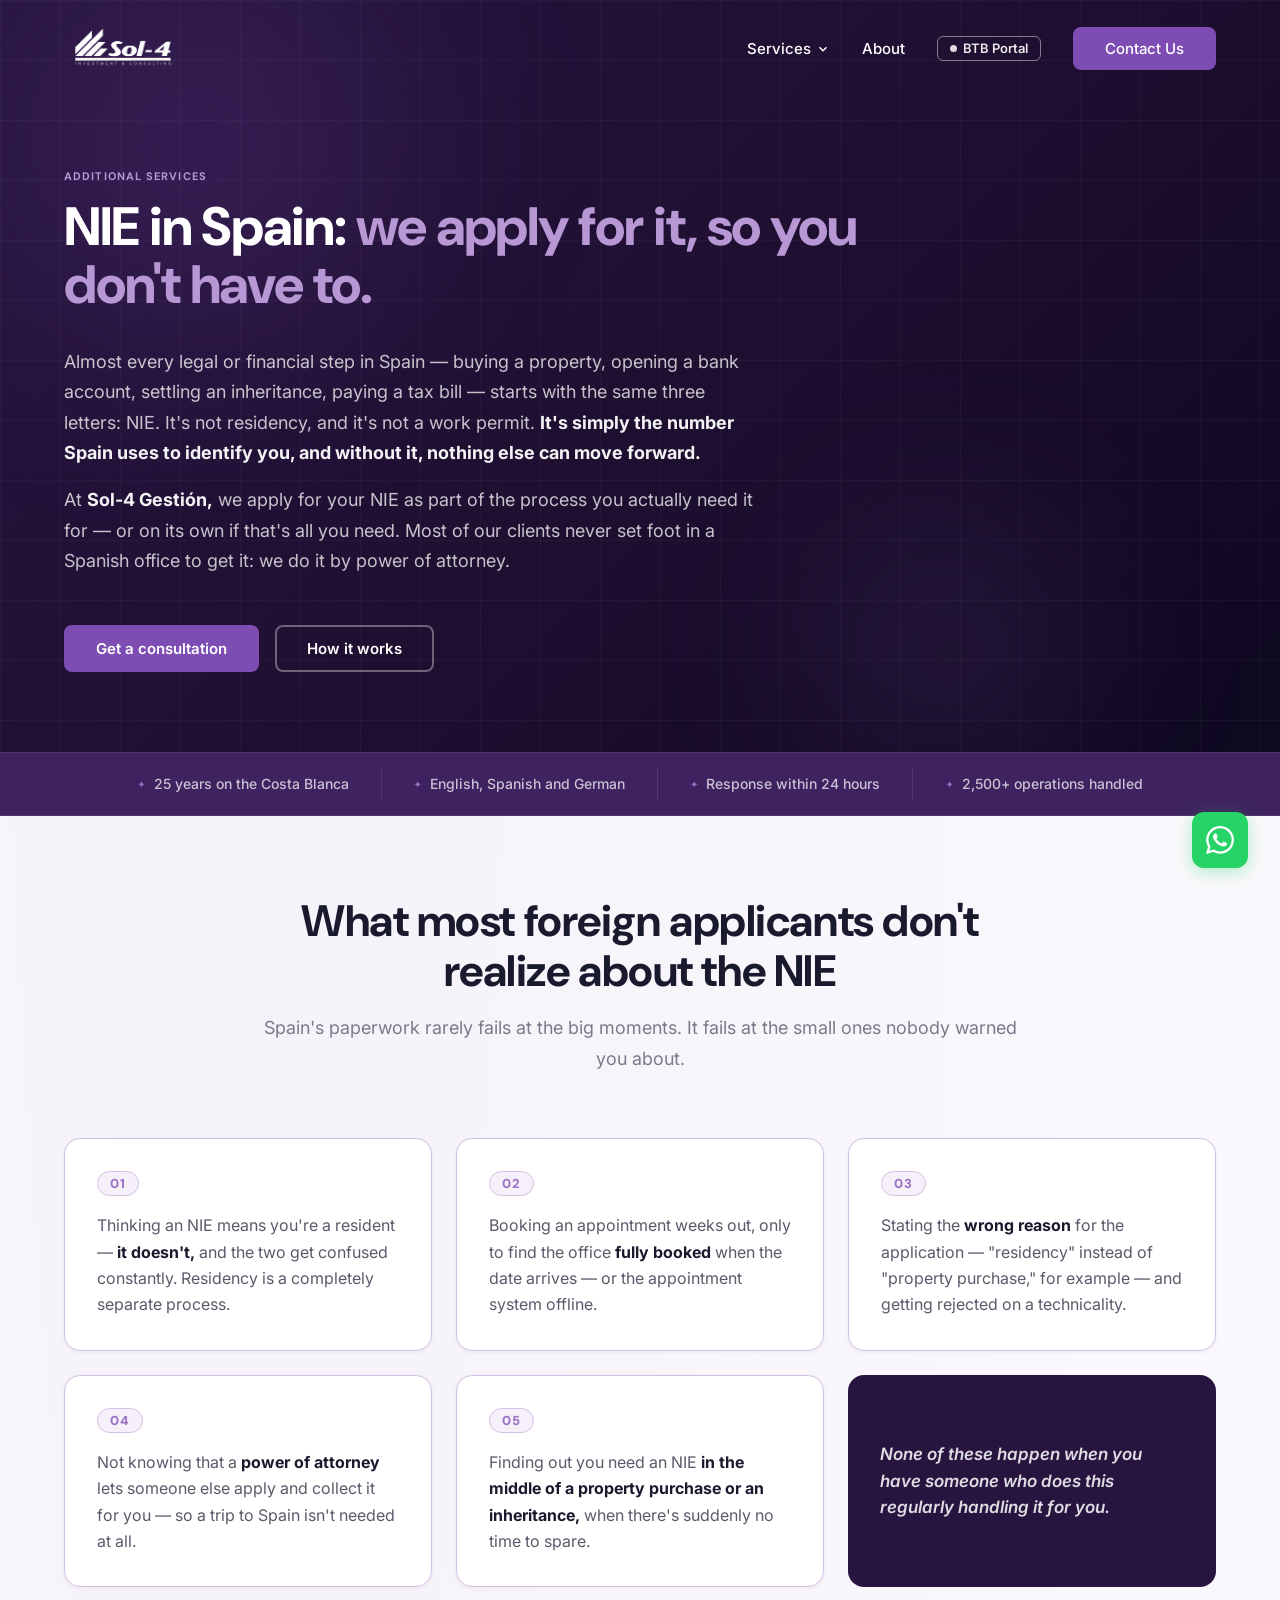
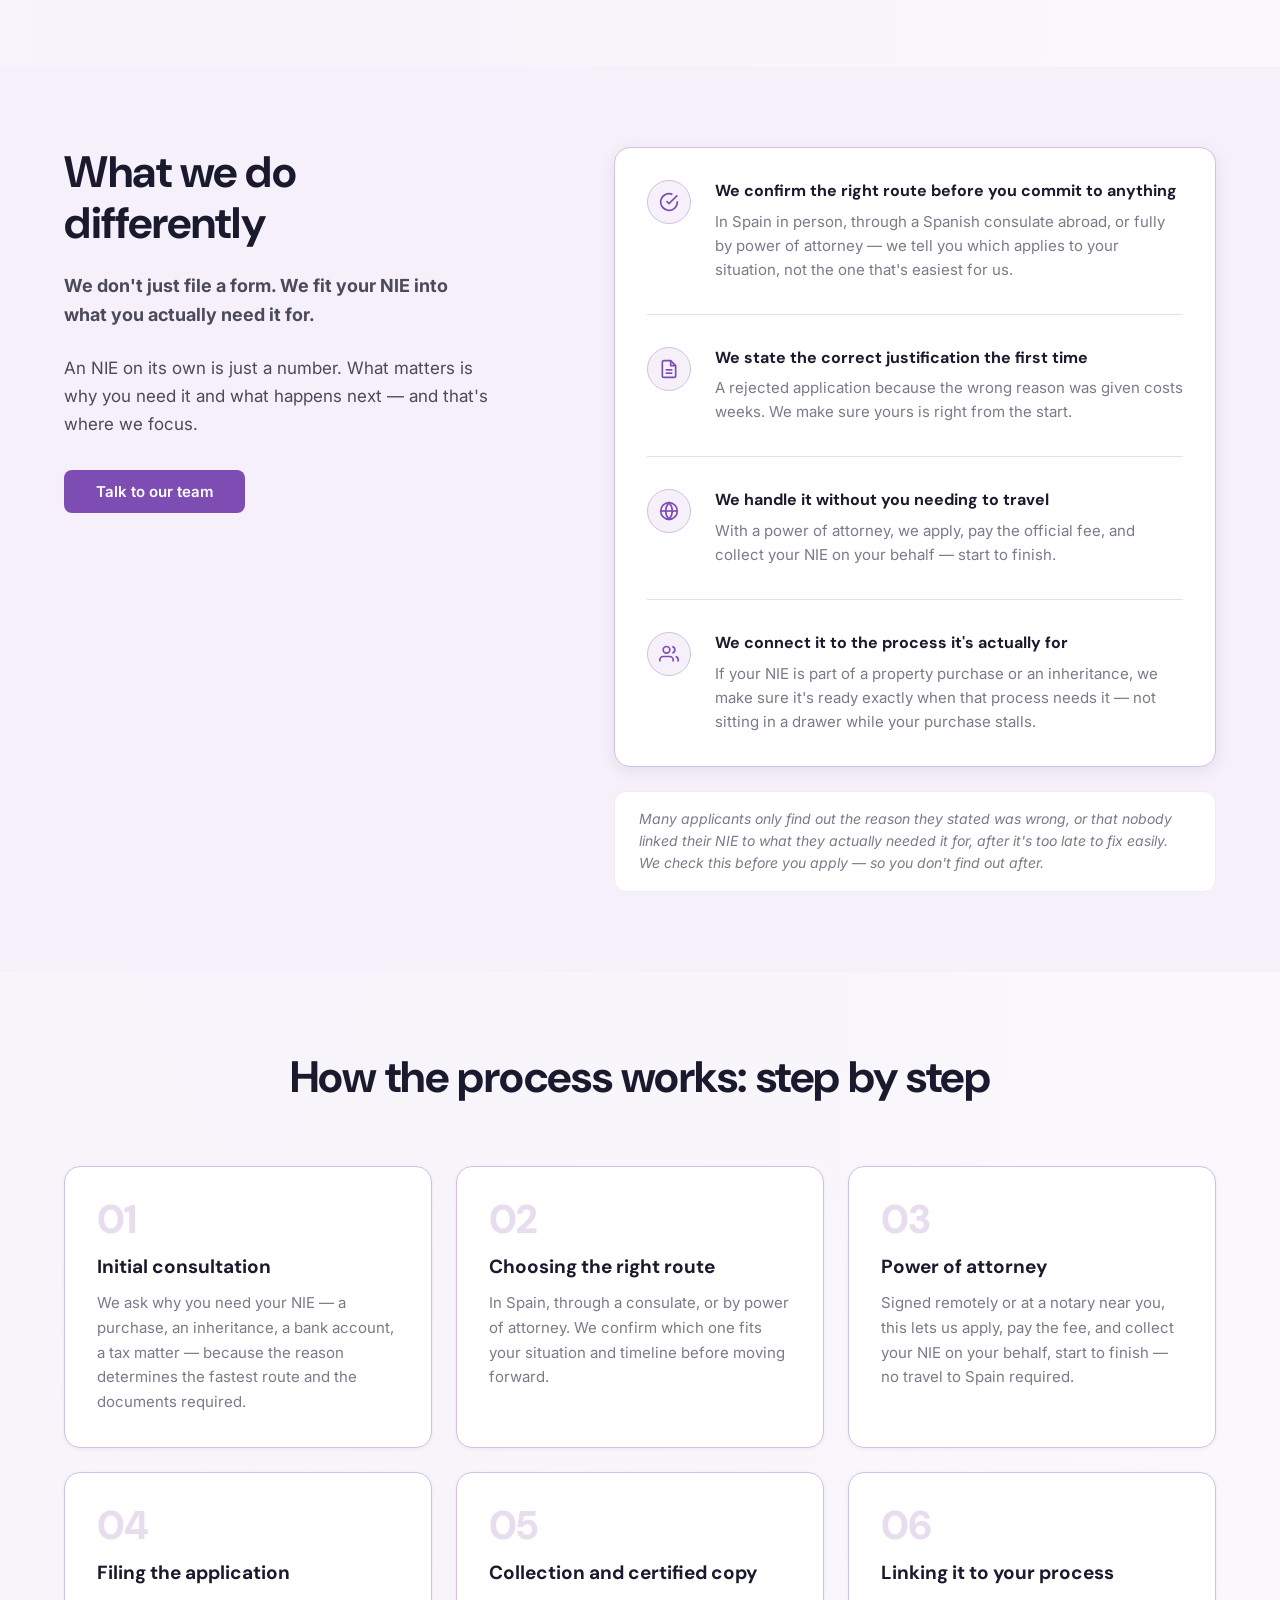
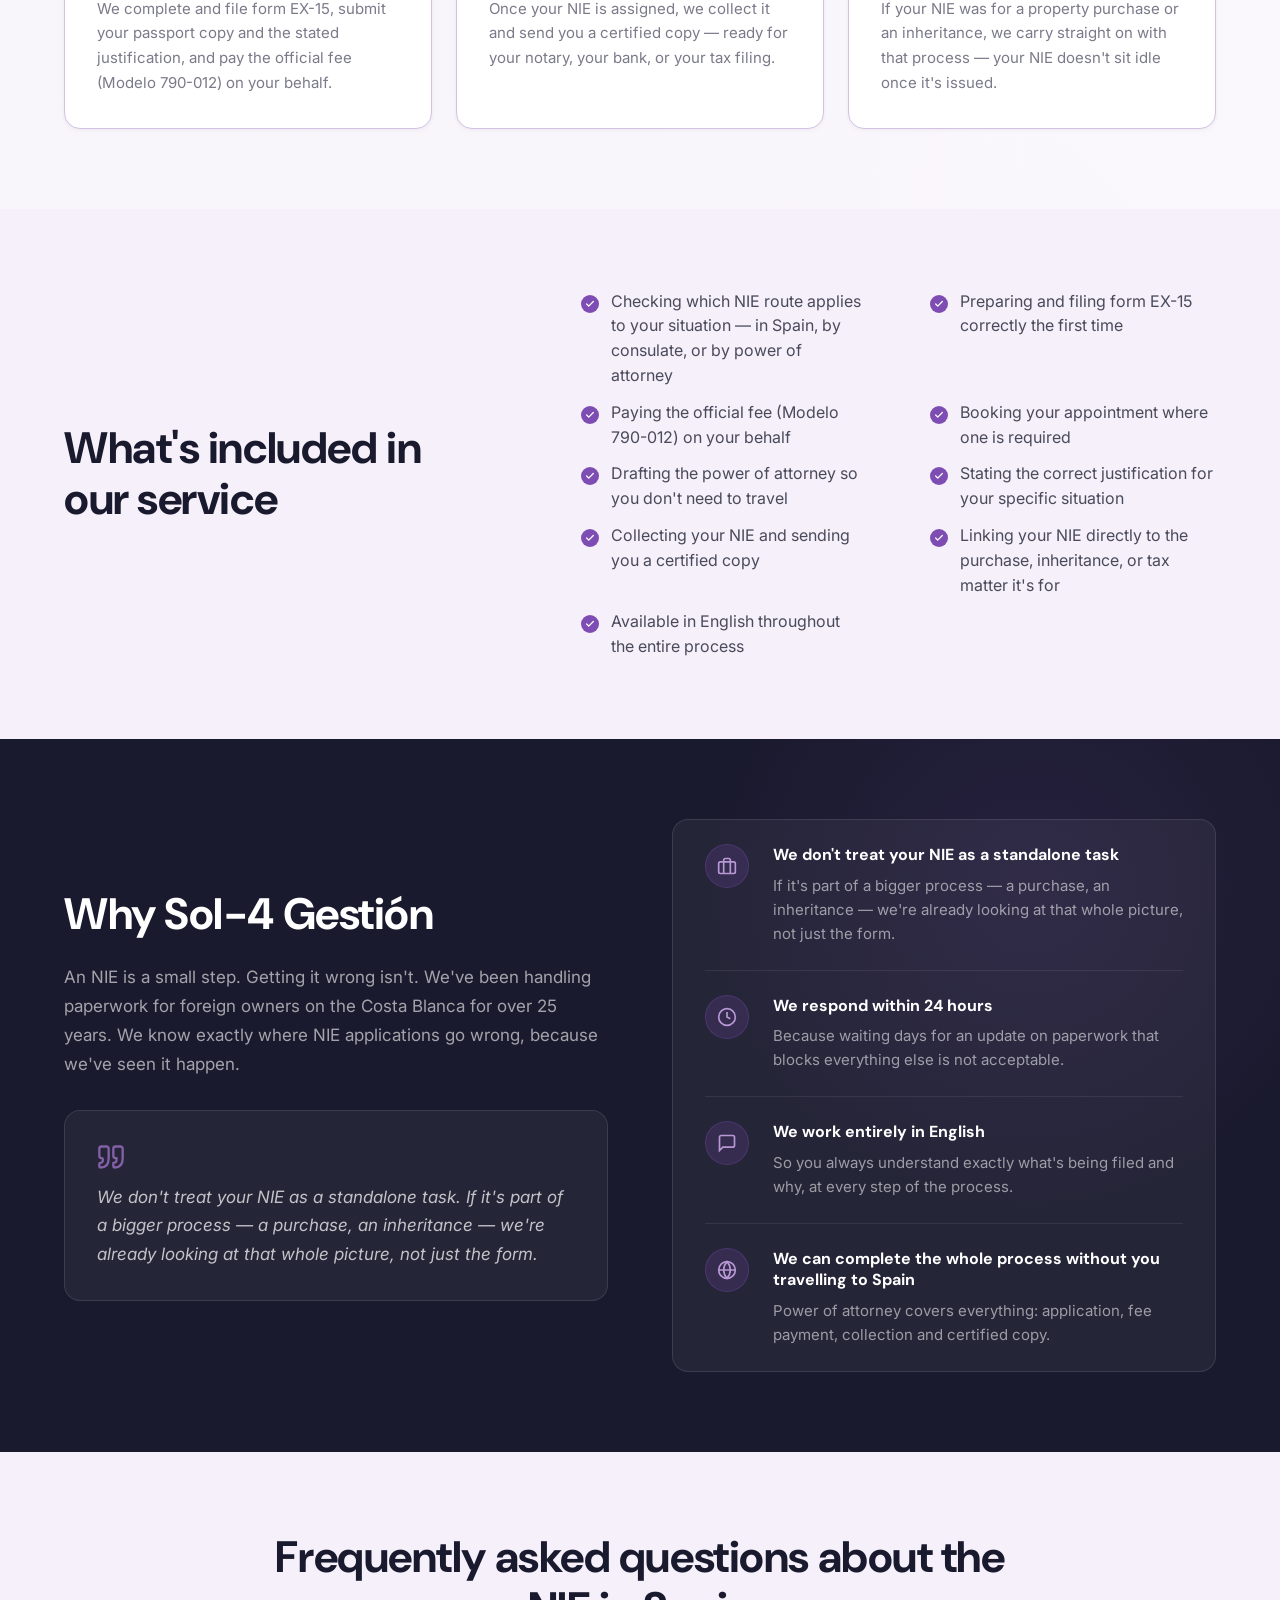
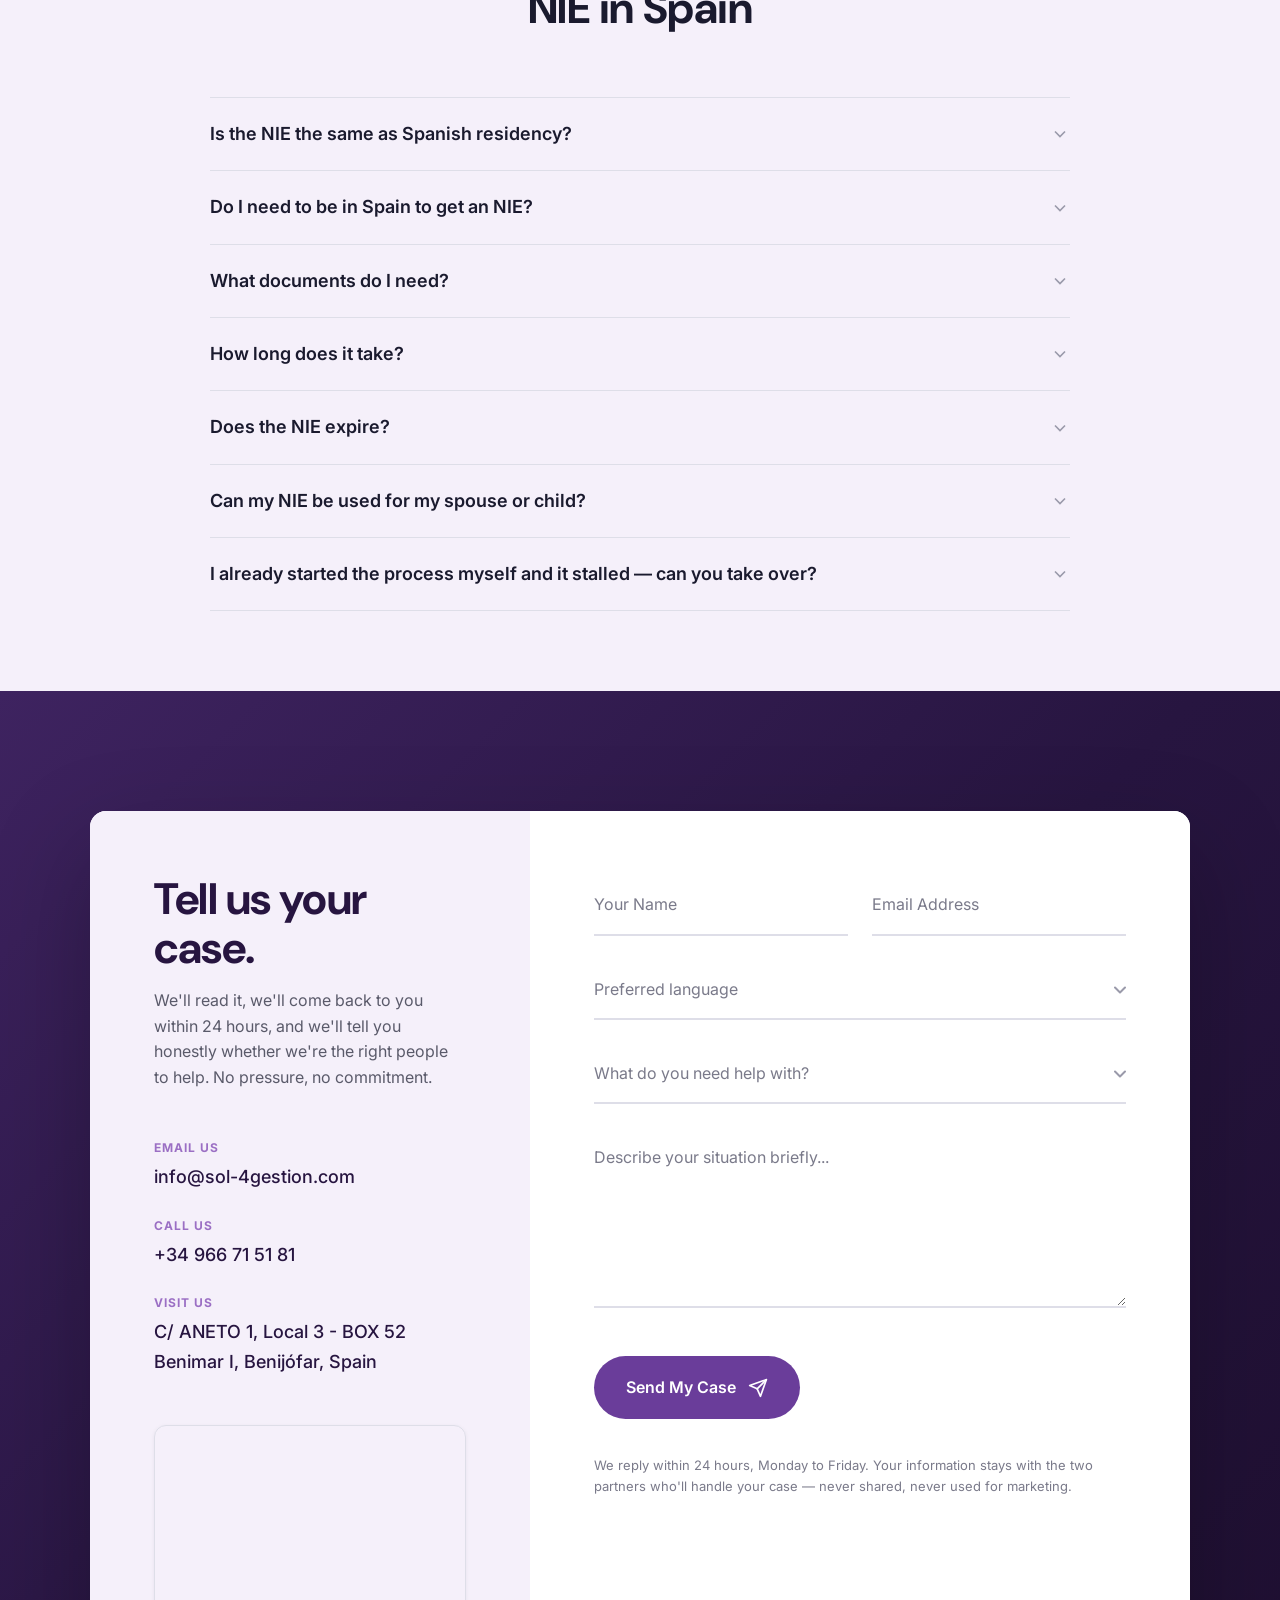
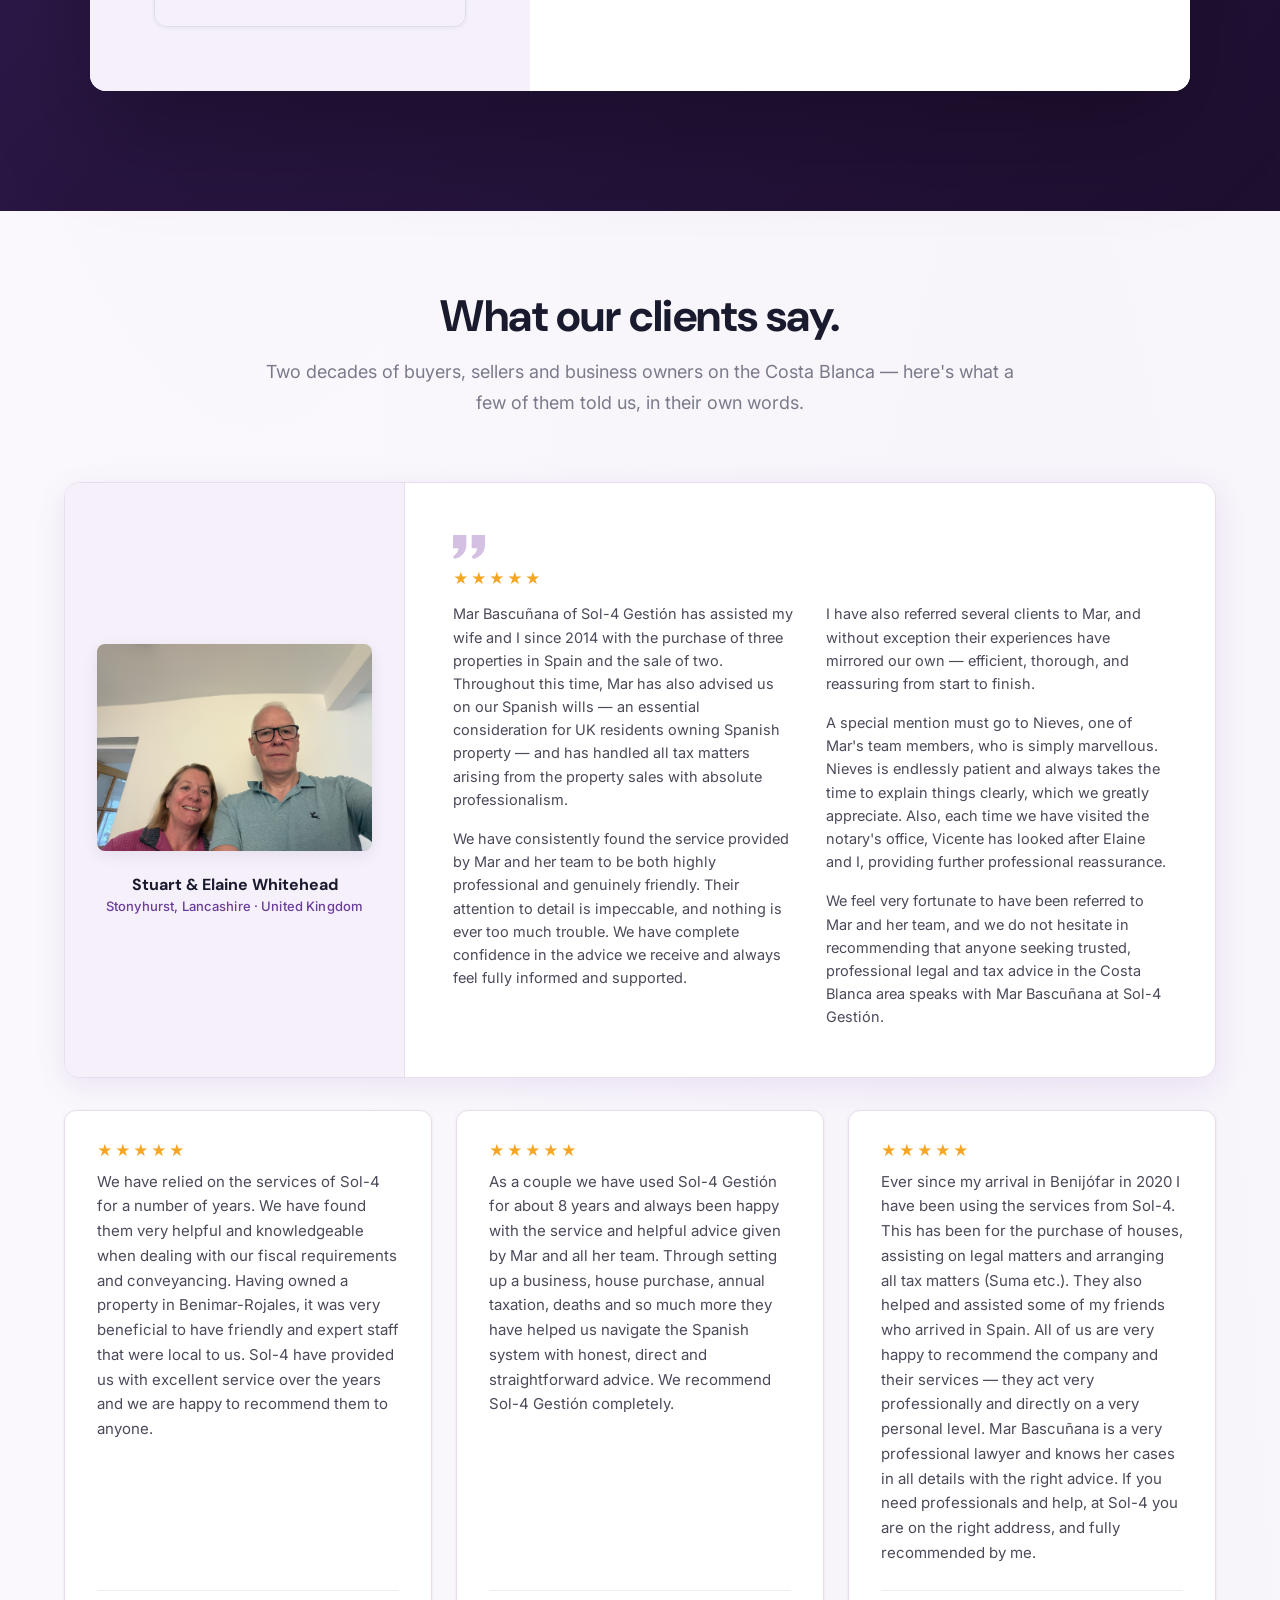
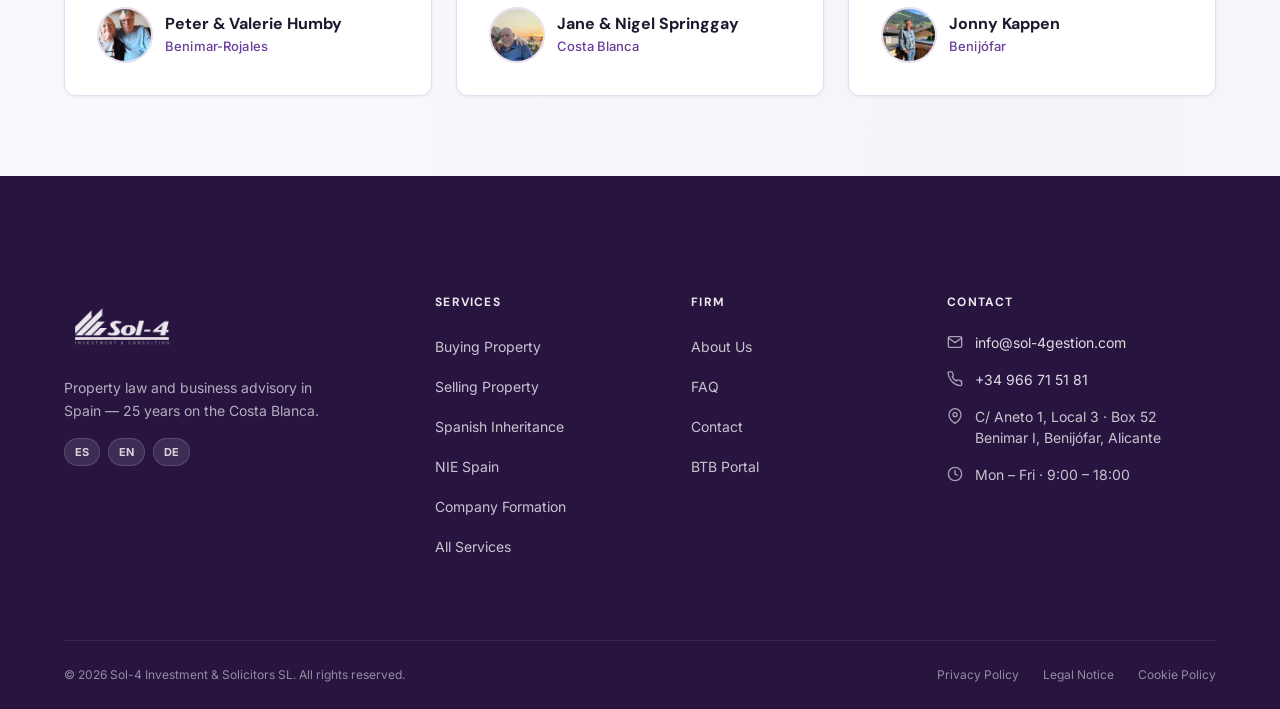
<file: pages/nie-spain/index.html>
<!DOCTYPE html>
<html lang="en">

<head>
  <meta charset="UTF-8">
  <meta name="viewport" content="width=device-width,initial-scale=1">
  <title>NIE in Spain for Foreigners — Sol-4 Investment &amp; Solicitors</title>
  <meta name="description"
    content="We apply for your NIE in Spain so you don't have to. By power of attorney, no travel needed. 25 years on the Costa Blanca, English throughout.">
  <link rel="preconnect" href="https://fonts.googleapis.com">
  <link rel="preconnect" href="https://fonts.gstatic.com" crossorigin>
  <link href="https://fonts.googleapis.com/css2?family=DM+Sans:wght@700&family=Inter:wght@400;500;600;700&display=swap"
    rel="stylesheet">
  <link rel="stylesheet" href="styles.css">
</head>

<body>

  <!-- ═══ HEADER ═══ -->
  <header class="site-header" id="site-header">
    <div class="container header-inner">
      <a href="../home/index.html" aria-label="Sol-4 Home">
        <img src="../../assets/logo/logo-sol-4.png" alt="Sol-4 Logo" class="logo">
      </a>
      <nav class="nav-links" id="nav-links">
        <div class="nav-dropdown">
          <button class="nav-dropdown-trigger" aria-expanded="false">
            Services
            <svg xmlns="http://www.w3.org/2000/svg" width="14" height="14" viewBox="0 0 24 24" fill="none"
              stroke="currentColor" stroke-width="2.5">
              <polyline points="6 9 12 15 18 9" />
            </svg>
          </button>
          <div class="nav-dropdown-menu">
            <div class="dropdown-col">
              <span class="dropdown-label">Additional Services</span>
              <a href="index.html" class="dropdown-link nav-active-item">NIE Spain</a>
              <a href="../notary-representation-spain/index.html" class="dropdown-link">Notary Representation</a>
              <a href="../urban-legal-checks/index.html" class="dropdown-link">Urban &amp; Legal Checks</a>
            </div>
            <div class="dropdown-col">
              <span class="dropdown-label">Business Advisory</span>
              <a href="../advisory/index.html" class="dropdown-link">Advisory</a>
              <a href="../tax-accounting/index.html" class="dropdown-link">Tax &amp; Accounting</a>
              <a href="../company-formation/index.html" class="dropdown-link">Company Formation</a>
              <a href="../labour-law/index.html" class="dropdown-link">Labour Law</a>
            </div>
            <div class="dropdown-all">
              <a href="../services-container/index.html" class="dropdown-all-link">All services →</a>
            </div>
          </div>
        </div>
        <a href="../about-us/index.html">About</a>
        <a href="https://sol-4gestion.biloop.es" class="nav-biloop" target="_blank" rel="noopener">BTB Portal</a>
        <a href="#contact" class="btn btn-primary">Contact Us</a>
      </nav>
      <button class="mobile-toggle" id="mobile-toggle" aria-label="Menu">
        <span></span><span></span><span></span>
      </button>
    </div>
  </header>

  <!-- ═══ PAGE HERO ═══ -->
  <section class="page-hero" id="page-hero">
    <div class="ph-bg">
      <div class="ph-glow ph-glow-1"></div>
      <div class="ph-glow ph-glow-2"></div>
      <div class="ph-grid"></div>
    </div>
    <div class="container">
      <div class="ph-inner">
        <p class="ph-tag">Additional Services</p>
        <h1>NIE in Spain: <span class="ph-accent">we apply for it, so you don't have to.</span></h1>
        <p class="ph-body">Almost every legal or financial step in Spain — buying a property, opening a bank account,
          settling an inheritance, paying a tax bill — starts with the same three letters: NIE. It's not residency, and
          it's not a work permit. <strong>It's simply the number Spain uses to identify you, and without it, nothing
            else can move forward.</strong></p>
        <p class="ph-body">At <strong>Sol-4 Gestión,</strong> we apply for your NIE as part of the process you actually
          need it for — or on its own if that's all you need. Most of our clients never set foot in a Spanish office to
          get it: we do it by power of attorney.</p>
        <div class="ph-ctas">
          <a href="#contact" class="btn btn-primary">Get a consultation</a>
          <a href="#process" class="btn btn-secondary">How it works</a>
        </div>
      </div>
    </div>
  </section>

  <!-- ═══ TRUST STRIP ═══ -->
  <div class="svc-strip">
    <div class="container">
      <ul class="svc-strip-list">
        <li><span class="strip-diamond">✦</span>25 years on the Costa Blanca</li>
        <li><span class="strip-diamond">✦</span>English, Spanish and German</li>
        <li><span class="strip-diamond">✦</span>Response within 24 hours</li>
        <li><span class="strip-diamond">✦</span>2,500+ operations handled</li>
      </ul>
    </div>
  </div>

  <!-- ═══ SECTION: WHAT APPLICANTS DON'T REALIZE ═══ -->
  <section class="section" id="risks">
    <div class="container">
      <div class="section-header reveal">
        <h2>What most foreign applicants don't realize about the NIE</h2>
        <p>Spain's paperwork rarely fails at the big moments. It fails at the small ones nobody warned you about.</p>
      </div>

      <div class="risks-grid">

        <div class="risk-card reveal">
          <div class="risk-number">01</div>
          <div class="risk-body">
            <p>Thinking an NIE means you're a resident — <strong>it doesn't,</strong> and the two get confused
              constantly. Residency is a completely separate process.</p>
          </div>
        </div>

        <div class="risk-card reveal reveal-delay-1">
          <div class="risk-number">02</div>
          <div class="risk-body">
            <p>Booking an appointment weeks out, only to find the office <strong>fully booked</strong> when the date
              arrives — or the appointment system offline.</p>
          </div>
        </div>

        <div class="risk-card reveal reveal-delay-2">
          <div class="risk-number">03</div>
          <div class="risk-body">
            <p>Stating the <strong>wrong reason</strong> for the application — "residency" instead of "property
              purchase," for example — and getting rejected on a technicality.</p>
          </div>
        </div>

        <div class="risk-card reveal">
          <div class="risk-number">04</div>
          <div class="risk-body">
            <p>Not knowing that a <strong>power of attorney</strong> lets someone else apply and collect it for you —
              so a trip to Spain isn't needed at all.</p>
          </div>
        </div>

        <div class="risk-card reveal reveal-delay-1">
          <div class="risk-number">05</div>
          <div class="risk-body">
            <p>Finding out you need an NIE <strong>in the middle of a property purchase or an inheritance,</strong>
              when there's suddenly no time to spare.</p>
          </div>
        </div>

        <div class="risk-callout reveal reveal-delay-2">
          <p>None of these happen when you have someone who does this regularly handling it for you.</p>
        </div>

      </div>
    </div>
  </section>

  <!-- ═══ SECTION: WHAT WE DO DIFFERENTLY ═══ -->
  <section class="section section-alt" id="difference">
    <div class="container">
      <div class="diff-layout">

        <div class="diff-left reveal">
          <h2>What we do differently</h2>
          <p class="diff-lead"><strong>We don't just file a form. We fit your NIE into what you actually need it
              for.</strong></p>
          <p>An NIE on its own is just a number. What matters is why you need it and what happens next — and that's
            where we focus.</p>
          <a href="#contact" class="btn btn-primary diff-cta">Talk to our team</a>
        </div>

        <div class="diff-right reveal reveal-delay-1">
          <div class="diff-card">

            <div class="diff-item">
              <div class="diff-item-icon">
                <svg xmlns="http://www.w3.org/2000/svg" width="20" height="20" viewBox="0 0 24 24" fill="none"
                  stroke="currentColor" stroke-width="2">
                  <path d="M22 11.08V12a10 10 0 1 1-5.93-9.14" />
                  <polyline points="22 4 12 14.01 9 11.01" />
                </svg>
              </div>
              <div>
                <h5>We confirm the right route before you commit to anything</h5>
                <p>In Spain in person, through a Spanish consulate abroad, or fully by power of attorney — we tell you
                  which applies to your situation, not the one that's easiest for us.</p>
              </div>
            </div>

            <div class="diff-divider"></div>

            <div class="diff-item">
              <div class="diff-item-icon">
                <svg xmlns="http://www.w3.org/2000/svg" width="20" height="20" viewBox="0 0 24 24" fill="none"
                  stroke="currentColor" stroke-width="2">
                  <path d="M14 2H6a2 2 0 0 0-2 2v16a2 2 0 0 0 2 2h12a2 2 0 0 0 2-2V8z" />
                  <polyline points="14 2 14 8 20 8" />
                  <line x1="16" y1="13" x2="8" y2="13" />
                  <line x1="16" y1="17" x2="8" y2="17" />
                </svg>
              </div>
              <div>
                <h5>We state the correct justification the first time</h5>
                <p>A rejected application because the wrong reason was given costs weeks. We make sure yours is right
                  from the start.</p>
              </div>
            </div>

            <div class="diff-divider"></div>

            <div class="diff-item">
              <div class="diff-item-icon">
                <svg xmlns="http://www.w3.org/2000/svg" width="20" height="20" viewBox="0 0 24 24" fill="none"
                  stroke="currentColor" stroke-width="2">
                  <circle cx="12" cy="12" r="10" />
                  <line x1="2" y1="12" x2="22" y2="12" />
                  <path
                    d="M12 2a15.3 15.3 0 0 1 4 10 15.3 15.3 0 0 1-4 10 15.3 15.3 0 0 1-4-10 15.3 15.3 0 0 1 4-10z" />
                </svg>
              </div>
              <div>
                <h5>We handle it without you needing to travel</h5>
                <p>With a power of attorney, we apply, pay the official fee, and collect your NIE on your behalf —
                  start to finish.</p>
              </div>
            </div>

            <div class="diff-divider"></div>

            <div class="diff-item">
              <div class="diff-item-icon">
                <svg xmlns="http://www.w3.org/2000/svg" width="20" height="20" viewBox="0 0 24 24" fill="none"
                  stroke="currentColor" stroke-width="2">
                  <path d="M17 21v-2a4 4 0 0 0-4-4H5a4 4 0 0 0-4 4v2" />
                  <circle cx="9" cy="7" r="4" />
                  <path d="M23 21v-2a4 4 0 0 0-3-3.87" />
                  <path d="M16 3.13a4 4 0 0 1 0 7.75" />
                </svg>
              </div>
              <div>
                <h5>We connect it to the process it's actually for</h5>
                <p>If your NIE is part of a property purchase or an inheritance, we make sure it's ready exactly when
                  that process needs it — not sitting in a drawer while your purchase stalls.</p>
              </div>
            </div>

          </div>

          <p class="diff-footnote">Many applicants only find out the reason they stated was wrong, or that nobody
            linked their NIE to what they actually needed it for, after it's too late to fix easily. We check this
            before you apply — so you don't find out after.</p>
        </div>

      </div>
    </div>
  </section>

  <!-- ═══ SECTION: PROCESS ═══ -->
  <section class="section" id="process">
    <div class="container">
      <div class="section-header reveal">
        <h2>How the process works: step by step</h2>
      </div>

      <div class="steps-grid">

        <div class="step-card reveal">
          <div class="step-num">01</div>
          <h4>Initial consultation</h4>
          <p>We ask why you need your NIE — a purchase, an inheritance, a bank account, a tax matter — because the
            reason determines the fastest route and the documents required.</p>
        </div>

        <div class="step-card reveal reveal-delay-1">
          <div class="step-num">02</div>
          <h4>Choosing the right route</h4>
          <p>In Spain, through a consulate, or by power of attorney. We confirm which one fits your situation and
            timeline before moving forward.</p>
        </div>

        <div class="step-card reveal reveal-delay-2">
          <div class="step-num">03</div>
          <h4>Power of attorney</h4>
          <p>Signed remotely or at a notary near you, this lets us apply, pay the fee, and collect your NIE on your
            behalf, start to finish — no travel to Spain required.</p>
        </div>

        <div class="step-card reveal">
          <div class="step-num">04</div>
          <h4>Filing the application</h4>
          <p>We complete and file form EX-15, submit your passport copy and the stated justification, and pay the
            official fee (Modelo 790-012) on your behalf.</p>
        </div>

        <div class="step-card reveal reveal-delay-1">
          <div class="step-num">05</div>
          <h4>Collection and certified copy</h4>
          <p>Once your NIE is assigned, we collect it and send you a certified copy — ready for your notary, your bank,
            or your tax filing.</p>
        </div>

        <div class="step-card reveal reveal-delay-2">
          <div class="step-num">06</div>
          <h4>Linking it to your process</h4>
          <p>If your NIE was for a property purchase or an inheritance, we carry straight on with that process — your
            NIE doesn't sit idle once it's issued.</p>
        </div>

      </div>
    </div>
  </section>

  <!-- ═══ SECTION: WHAT'S INCLUDED ═══ -->
  <section class="section section-alt" id="included">
    <div class="container">
      <div class="included-layout">

        <div class="included-left reveal">
          <h2>What's included in our service</h2>
        </div>

        <div class="included-right reveal reveal-delay-1">
          <ul class="included-list">
            <li>Checking which NIE route applies to your situation — in Spain, by consulate, or by power of attorney</li>
            <li>Preparing and filing form EX-15 correctly the first time</li>
            <li>Paying the official fee (Modelo 790-012) on your behalf</li>
            <li>Booking your appointment where one is required</li>
            <li>Drafting the power of attorney so you don't need to travel</li>
            <li>Stating the correct justification for your specific situation</li>
            <li>Collecting your NIE and sending you a certified copy</li>
            <li>Linking your NIE directly to the purchase, inheritance, or tax matter it's for</li>
            <li>Available in English throughout the entire process</li>
          </ul>
        </div>

      </div>
    </div>
  </section>

  <!-- ═══ SECTION: WHY SOL-4 ═══ -->
  <section class="section pledge-section" id="why">
    <div class="container">
      <div class="pledge-layout">

        <div class="pledge-left reveal">
          <h2>Why Sol-4 Gestión</h2>
          <p class="pledge-intro">An NIE is a small step. Getting it wrong isn't. We've been handling paperwork for
            foreign owners on the Costa Blanca for over 25 years. We know exactly where NIE applications go wrong,
            because we've seen it happen.</p>
          <div class="pledge-quote-card">
            <svg class="quote-icon" xmlns="http://www.w3.org/2000/svg" width="28" height="28" viewBox="0 0 24 24"
              fill="none" stroke="currentColor" stroke-width="2" stroke-linecap="round" stroke-linejoin="round">
              <path
                d="M3 21c3 0 7-1 7-8V5c0-1.25-.756-2.017-2-2H4c-1.25 0-2 .75-2 1.972V11c0 1.25.75 2 2 2 1 0 1 0 1 1v1c0 1-1 2-2 2s-1 .008-1 1.031V20c0 1 0 1 1 1z" />
              <path
                d="M15 21c3 0 7-1 7-8V5c0-1.25-.757-2.017-2-2h-4c-1.25 0-2 .75-2 1.972V11c0 1.25.75 2 2 2h.75c0 2.25.25 4-2.75 4v3c0 1 0 1 1 1z" />
            </svg>
            <p>We don't treat your NIE as a standalone task. If it's part of a bigger process — a purchase, an
              inheritance — we're already looking at that whole picture, not just the form.</p>
          </div>
        </div>

        <div class="pledge-right reveal reveal-delay-1">
          <div class="pledge-card">

            <div class="pledge-item">
              <div class="pledge-item-icon">
                <svg xmlns="http://www.w3.org/2000/svg" width="20" height="20" viewBox="0 0 24 24" fill="none"
                  stroke="currentColor" stroke-width="2">
                  <rect x="2" y="7" width="20" height="14" rx="2" ry="2" />
                  <path d="M16 21V5a2 2 0 0 0-2-2h-4a2 2 0 0 0-2 2v16" />
                </svg>
              </div>
              <div>
                <h5>We don't treat your NIE as a standalone task</h5>
                <p>If it's part of a bigger process — a purchase, an inheritance — we're already looking at that whole
                  picture, not just the form.</p>
              </div>
            </div>

            <div class="pledge-divider"></div>

            <div class="pledge-item">
              <div class="pledge-item-icon">
                <svg xmlns="http://www.w3.org/2000/svg" width="20" height="20" viewBox="0 0 24 24" fill="none"
                  stroke="currentColor" stroke-width="2">
                  <circle cx="12" cy="12" r="10" />
                  <polyline points="12 6 12 12 16 14" />
                </svg>
              </div>
              <div>
                <h5>We respond within 24 hours</h5>
                <p>Because waiting days for an update on paperwork that blocks everything else is not acceptable.</p>
              </div>
            </div>

            <div class="pledge-divider"></div>

            <div class="pledge-item">
              <div class="pledge-item-icon">
                <svg xmlns="http://www.w3.org/2000/svg" width="20" height="20" viewBox="0 0 24 24" fill="none"
                  stroke="currentColor" stroke-width="2">
                  <path d="M21 15a2 2 0 0 1-2 2H7l-4 4V5a2 2 0 0 1 2-2h14a2 2 0 0 1 2 2z" />
                </svg>
              </div>
              <div>
                <h5>We work entirely in English</h5>
                <p>So you always understand exactly what's being filed and why, at every step of the process.</p>
              </div>
            </div>

            <div class="pledge-divider"></div>

            <div class="pledge-item">
              <div class="pledge-item-icon">
                <svg xmlns="http://www.w3.org/2000/svg" width="20" height="20" viewBox="0 0 24 24" fill="none"
                  stroke="currentColor" stroke-width="2">
                  <circle cx="12" cy="12" r="10" />
                  <line x1="2" y1="12" x2="22" y2="12" />
                  <path
                    d="M12 2a15.3 15.3 0 0 1 4 10 15.3 15.3 0 0 1-4 10 15.3 15.3 0 0 1-4-10 15.3 15.3 0 0 1 4-10z" />
                </svg>
              </div>
              <div>
                <h5>We can complete the whole process without you travelling to Spain</h5>
                <p>Power of attorney covers everything: application, fee payment, collection and certified copy.</p>
              </div>
            </div>

          </div>
        </div>

      </div>
    </div>
  </section>

  <!-- ═══ SECTION: FAQ ═══ -->
  <section class="section section-alt" id="faq">
    <div class="container">
      <div class="section-header reveal">
        <h2>Frequently asked questions about the NIE in Spain</h2>
      </div>

      <div class="faq-list reveal">

        <div class="faq-item">
          <button class="faq-q" aria-expanded="false">
            <span>Is the NIE the same as Spanish residency?</span>
            <svg class="faq-chevron" width="20" height="20" viewBox="0 0 24 24" fill="none" stroke="currentColor"
              stroke-width="2">
              <polyline points="6 9 12 15 18 9" />
            </svg>
          </button>
          <div class="faq-a" hidden>
            <p>No. The NIE is simply an identification number for anyone with economic, professional, or social ties to
              Spain — it doesn't expire and it doesn't give you the right to live or work here. Residency is a separate
              process, proven with a physical card called the TIE. You can hold an NIE for years, to own property for
              example, without ever being a resident.</p>
          </div>
        </div>

        <div class="faq-item">
          <button class="faq-q" aria-expanded="false">
            <span>Do I need to be in Spain to get an NIE?</span>
            <svg class="faq-chevron" width="20" height="20" viewBox="0 0 24 24" fill="none" stroke="currentColor"
              stroke-width="2">
              <polyline points="6 9 12 15 18 9" />
            </svg>
          </button>
          <div class="faq-a" hidden>
            <p>No. You can apply in person in Spain, through a Spanish consulate in your home country, or — the option
              most of our clients choose — by giving us power of attorney, so we apply and collect it on your behalf
              without you travelling.</p>
          </div>
        </div>

        <div class="faq-item">
          <button class="faq-q" aria-expanded="false">
            <span>What documents do I need?</span>
            <svg class="faq-chevron" width="20" height="20" viewBox="0 0 24 24" fill="none" stroke="currentColor"
              stroke-width="2">
              <polyline points="6 9 12 15 18 9" />
            </svg>
          </button>
          <div class="faq-a" hidden>
            <p>Your valid passport, a completed application form (EX-15), a stated reason for the request, and proof of
              payment of the official fee. We prepare and file all of these on your behalf.</p>
          </div>
        </div>

        <div class="faq-item">
          <button class="faq-q" aria-expanded="false">
            <span>How long does it take?</span>
            <svg class="faq-chevron" width="20" height="20" viewBox="0 0 24 24" fill="none" stroke="currentColor"
              stroke-width="2">
              <polyline points="6 9 12 15 18 9" />
            </svg>
          </button>
          <div class="faq-a" hidden>
            <p>By law, the application has to be resolved within 5 working days once formally filed. In practice,
              appointment availability and office workload affect the real timeline — we tell you what to expect for
              your specific case rather than a number that doesn't hold up.</p>
          </div>
        </div>

        <div class="faq-item">
          <button class="faq-q" aria-expanded="false">
            <span>Does the NIE expire?</span>
            <svg class="faq-chevron" width="20" height="20" viewBox="0 0 24 24" fill="none" stroke="currentColor"
              stroke-width="2">
              <polyline points="6 9 12 15 18 9" />
            </svg>
          </button>
          <div class="faq-a" hidden>
            <p>No, the number itself is permanent. The physical certificate has an issue date, and some institutions
              prefer a recently issued copy — we can request an updated one if yours is old.</p>
          </div>
        </div>

        <div class="faq-item">
          <button class="faq-q" aria-expanded="false">
            <span>Can my NIE be used for my spouse or child?</span>
            <svg class="faq-chevron" width="20" height="20" viewBox="0 0 24 24" fill="none" stroke="currentColor"
              stroke-width="2">
              <polyline points="6 9 12 15 18 9" />
            </svg>
          </button>
          <div class="faq-a" hidden>
            <p>No, an NIE is personal and non-transferable. If other family members also need one — for a joint property
              purchase, for example — each person applies individually. We can handle all of them together in one
              process.</p>
          </div>
        </div>

        <div class="faq-item">
          <button class="faq-q" aria-expanded="false">
            <span>I already started the process myself and it stalled — can you take over?</span>
            <svg class="faq-chevron" width="20" height="20" viewBox="0 0 24 24" fill="none" stroke="currentColor"
              stroke-width="2">
              <polyline points="6 9 12 15 18 9" />
            </svg>
          </button>
          <div class="faq-a" hidden>
            <p>Yes. We regularly step in when an application was filed with the wrong justification, an incomplete form,
              or a missed appointment. We review what's already been submitted before restarting anything.</p>
          </div>
        </div>

      </div>
    </div>
  </section>

  <!-- ═══ SECTION: CONTACT ═══ -->
  <section class="section conversion" id="contact">
    <div class="container">
      <div class="contact-box reveal">
        <div class="contact-info">
          <h2>Tell us your case.</h2>
          <p>We'll read it, we'll come back to you within 24 hours, and we'll tell you honestly whether we're the right
            people to help. No pressure, no commitment.</p>

          <div class="contact-details">
            <div class="detail-item">
              <span class="detail-label">Email Us</span>
              <a href="mailto:info@sol-4gestion.com" class="detail-link">info@sol-4gestion.com</a>
            </div>
            <div class="detail-item">
              <span class="detail-label">Call Us</span>
              <a href="tel:+34966715181" class="detail-link">+34 966 71 51 81</a>
            </div>
            <div class="detail-item">
              <span class="detail-label">Visit Us</span>
              <span class="detail-text">C/ ANETO 1, Local 3 - BOX 52<br>Benimar I, Benijófar, Spain</span>
            </div>
          </div>

          <div class="map-wrapper">
            <iframe
              src="https://www.google.com/maps/embed?pb=!1m18!1m12!1m3!1d3143.43346452296!2d-0.7358482!3d38.0835338!2m3!1f0!2f0!3f0!3m2!1i1024!2i768!4f13.1!3m3!1m2!1s0xd6398f6d7d5d5d5%3A0x6b8f7d5d5d5d5d5!2sCalle%20Aneto%2C%201%2C%2003178%20Benij%C3%B3far%2C%20Alicante!5e0!3m2!1sen!2ses!4v1715095000000!5m2!1sen!2ses"
              width="100%" height="200" style="border:0;" allowfullscreen="" loading="lazy"
              referrerpolicy="no-referrer-when-downgrade">
            </iframe>
          </div>
        </div>

        <div class="contact-form-side">
          <form id="contact-form" class="premium-form" action="#" method="POST">
            <div class="form-row">
              <div class="input-wrapper">
                <input type="text" id="name" name="name" required placeholder=" ">
                <label for="name">Your Name</label>
              </div>
              <div class="input-wrapper">
                <input type="email" id="email" name="email" required placeholder=" ">
                <label for="email">Email Address</label>
              </div>
            </div>

            <div class="input-wrapper select-wrapper">
              <select id="language" name="language" required>
                <option value="" disabled selected hidden></option>
                <option value="en">English</option>
                <option value="es">Spanish / Español</option>
                <option value="de">German / Deutsch</option>
              </select>
              <label for="language">Preferred language</label>
              <div class="select-arrow">
                <svg width="12" height="8" viewBox="0 0 12 8" fill="none">
                  <path d="M1 1.5L6 6.5L11 1.5" stroke="currentColor" stroke-width="2" stroke-linecap="round"
                    stroke-linejoin="round" />
                </svg>
              </div>
            </div>

            <div class="input-wrapper select-wrapper">
              <select id="service" name="service" required>
                <option value="" disabled selected hidden></option>
                <option value="nie-poa">NIE by power of attorney</option>
                <option value="nie-person">NIE in Spain in person</option>
                <option value="nie-consulate">NIE through consulate</option>
                <option value="nie-family">NIE for multiple family members</option>
                <option value="nie-stalled">Take over a stalled NIE application</option>
                <option value="other">Other</option>
              </select>
              <label for="service">What do you need help with?</label>
              <div class="select-arrow">
                <svg width="12" height="8" viewBox="0 0 12 8" fill="none">
                  <path d="M1 1.5L6 6.5L11 1.5" stroke="currentColor" stroke-width="2" stroke-linecap="round"
                    stroke-linejoin="round" />
                </svg>
              </div>
            </div>

            <div class="input-wrapper">
              <textarea id="message" name="message" rows="4" required placeholder=" "></textarea>
              <label for="message">Describe your situation briefly...</label>
            </div>

            <button type="submit" class="btn-submit">
              Send My Case
              <svg width="20" height="20" viewBox="0 0 24 24" fill="none" stroke="currentColor" stroke-width="2"
                stroke-linecap="round" stroke-linejoin="round">
                <line x1="22" y1="2" x2="11" y2="13"></line>
                <polygon points="22 2 15 22 11 13 2 9 22 2"></polygon>
              </svg>
            </button>

            <p class="trust-micro-note">We reply within 24 hours, Monday to Friday. Your information stays with the
              two partners who'll handle your case — never shared, never used for marketing.</p>
          </form>
        </div>
      </div>
    </div>
  </section>

  <!-- ═══ SECTION: TESTIMONIALS ═══ -->
  <section class="section tst-section" id="testimonials">
    <div class="container">
      <div class="section-header reveal">
        <h2>What our clients say.</h2>
        <p>Two decades of buyers, sellers and business owners on the Costa Blanca — here's what a few of them told us, in their own words.</p>
      </div>

      <!-- Featured testimonial -->
      <div class="tst-featured reveal">
        <div class="tst-featured-media">
          <img src="../../assets/testimonials/t1.jpg" alt="Stuart and Elaine Whitehead" loading="lazy">
          <div class="tst-author">
            <span class="tst-author-name">Stuart &amp; Elaine Whitehead</span>
            <span class="tst-author-loc">Stonyhurst, Lancashire · United Kingdom</span>
          </div>
        </div>
        <div class="tst-featured-body">
          <svg class="tst-quote-mark" xmlns="http://www.w3.org/2000/svg" width="40" height="40" viewBox="0 0 24 24"
            fill="currentColor">
            <path d="M9.983 3v7.391c0 5.704-3.731 9.57-8.983 10.609l-.995-2.151c2.432-.917 3.995-3.638 3.995-5.849h-4v-10h9.983zm14.017 0v7.391c0 5.704-3.748 9.571-9 10.609l-.996-2.151c2.433-.917 3.996-3.638 3.996-5.849h-3.983v-10h9.983z" />
          </svg>
          <div class="tst-stars" aria-label="5 out of 5 stars">★★★★★</div>
          <div class="tst-featured-text">
            <p>Mar Bascuñana of Sol-4 Gestión has assisted my wife and I since 2014 with the purchase of three properties
              in Spain and the sale of two. Throughout this time, Mar has also advised us on our Spanish wills — an
              essential consideration for UK residents owning Spanish property — and has handled all tax matters arising
              from the property sales with absolute professionalism.</p>
            <p>We have consistently found the service provided by Mar and her team to be both highly professional and
              genuinely friendly. Their attention to detail is impeccable, and nothing is ever too much trouble. We have
              complete confidence in the advice we receive and always feel fully informed and supported.</p>
            <p>I have also referred several clients to Mar, and without exception their experiences have mirrored our own
              — efficient, thorough, and reassuring from start to finish.</p>
            <p>A special mention must go to Nieves, one of Mar's team members, who is simply marvellous. Nieves is
              endlessly patient and always takes the time to explain things clearly, which we greatly appreciate. Also,
              each time we have visited the notary's office, Vicente has looked after Elaine and I, providing further
              professional reassurance.</p>
            <p>We feel very fortunate to have been referred to Mar and her team, and we do not hesitate in recommending
              that anyone seeking trusted, professional legal and tax advice in the Costa Blanca area speaks with Mar
              Bascuñana at Sol-4 Gestión.</p>
          </div>
        </div>
      </div>

      <!-- Testimonial grid -->
      <div class="tst-grid">

        <article class="tst-card reveal">
          <div class="tst-stars" aria-label="5 out of 5 stars">★★★★★</div>
          <p class="tst-card-text">We have relied on the services of Sol-4 for a number of years. We have found them very
            helpful and knowledgeable when dealing with our fiscal requirements and conveyancing. Having owned a property
            in Benimar-Rojales, it was very beneficial to have friendly and expert staff that were local to us. Sol-4
            have provided us with excellent service over the years and we are happy to recommend them to anyone.</p>
          <div class="tst-card-foot">
            <img class="tst-avatar" src="../../assets/testimonials/t2.jpg" alt="Peter and Valerie Humby" loading="lazy">
            <div class="tst-card-who">
              <span class="tst-author-name">Peter &amp; Valerie Humby</span>
              <span class="tst-author-loc">Benimar-Rojales</span>
            </div>
          </div>
        </article>

        <article class="tst-card reveal reveal-delay-1">
          <div class="tst-stars" aria-label="5 out of 5 stars">★★★★★</div>
          <p class="tst-card-text">As a couple we have used Sol-4 Gestión for about 8 years and always been happy with the
            service and helpful advice given by Mar and all her team. Through setting up a business, house purchase,
            annual taxation, deaths and so much more they have helped us navigate the Spanish system with honest, direct
            and straightforward advice. We recommend Sol-4 Gestión completely.</p>
          <div class="tst-card-foot">
            <img class="tst-avatar" src="../../assets/testimonials/t3.jpg" alt="Jane and Nigel Springgay" loading="lazy">
            <div class="tst-card-who">
              <span class="tst-author-name">Jane &amp; Nigel Springgay</span>
              <span class="tst-author-loc">Costa Blanca</span>
            </div>
          </div>
        </article>

        <article class="tst-card reveal reveal-delay-2">
          <div class="tst-stars" aria-label="5 out of 5 stars">★★★★★</div>
          <p class="tst-card-text">Ever since my arrival in Benijófar in 2020 I have been using the services from Sol-4.
            This has been for the purchase of houses, assisting on legal matters and arranging all tax matters (Suma
            etc.). They also helped and assisted some of my friends who arrived in Spain. All of us are very happy to
            recommend the company and their services — they act very professionally and directly on a very personal
            level. Mar Bascuñana is a very professional lawyer and knows her cases in all details with the right advice.
            If you need professionals and help, at Sol-4 you are on the right address, and fully recommended by me.</p>
          <div class="tst-card-foot">
            <img class="tst-avatar" src="../../assets/testimonials/t4.jpg" alt="Jonny Kappen" loading="lazy">
            <div class="tst-card-who">
              <span class="tst-author-name">Jonny Kappen</span>
              <span class="tst-author-loc">Benijófar</span>
            </div>
          </div>
        </article>

      </div>
    </div>
  </section>

  <!-- ═══ FOOTER ═══ -->
  <footer class="site-footer">
    <div class="container">
      <div class="footer-top">
        <div class="footer-brand">
          <img src="../../assets/logo/logo-sol-4.png" alt="Sol-4 Logo" class="footer-logo">
          <p class="footer-tagline">Property law and business advisory in Spain — 25 years on the Costa Blanca.</p>
          <div class="footer-langs">
            <span class="lang-tag">ES</span>
            <span class="lang-tag">EN</span>
            <span class="lang-tag">DE</span>
          </div>
        </div>
        <div class="footer-col">
          <h4 class="footer-heading">Services</h4>
          <ul class="footer-links">
            <li><a href="../buying-property-spain/index.html">Buying Property</a></li>
            <li><a href="../selling-property-spain/index.html">Selling Property</a></li>
            <li><a href="../inheritance-spain/index.html">Spanish Inheritance</a></li>
            <li><a href="index.html">NIE Spain</a></li>
            <li><a href="../company-formation/index.html">Company Formation</a></li>
            <li><a href="../services-container/index.html">All Services</a></li>
          </ul>
        </div>
        <div class="footer-col">
          <h4 class="footer-heading">Firm</h4>
          <ul class="footer-links">
            <li><a href="../about-us/index.html">About Us</a></li>
            <li><a href="#faq">FAQ</a></li>
            <li><a href="#contact">Contact</a></li>
            <li><a href="https://sol-4gestion.biloop.es" target="_blank" rel="noopener">BTB Portal</a></li>
          </ul>
        </div>
        <div class="footer-col">
          <h4 class="footer-heading">Contact</h4>
          <ul class="footer-contact-list">
            <li>
              <svg xmlns="http://www.w3.org/2000/svg" width="16" height="16" viewBox="0 0 24 24" fill="none"
                stroke="currentColor" stroke-width="2">
                <path d="M4 4h16c1.1 0 2 .9 2 2v12c0 1.1-.9 2-2 2H4c-1.1 0-2-.9-2-2V6c0-1.1.9-2 2-2z" />
                <polyline points="22,6 12,13 2,6" />
              </svg>
              <a href="mailto:info@sol-4gestion.com">info@sol-4gestion.com</a>
            </li>
            <li>
              <svg xmlns="http://www.w3.org/2000/svg" width="16" height="16" viewBox="0 0 24 24" fill="none"
                stroke="currentColor" stroke-width="2">
                <path
                  d="M22 16.92v3a2 2 0 0 1-2.18 2 19.79 19.79 0 0 1-8.63-3.07A19.5 19.5 0 0 1 4.69 12 19.79 19.79 0 0 1 1.61 3.44 2 2 0 0 1 3.6 1.27h3a2 2 0 0 1 2 1.72c.127.96.361 1.903.7 2.81a2 2 0 0 1-.45 2.11L7.91 8.91a16 16 0 0 0 6 6l.91-.91a2 2 0 0 1 2.11-.45c.907.339 1.85.573 2.81.7A2 2 0 0 1 21.73 16.92z" />
              </svg>
              <a href="tel:+34966715181">+34 966 71 51 81</a>
            </li>
            <li>
              <svg xmlns="http://www.w3.org/2000/svg" width="16" height="16" viewBox="0 0 24 24" fill="none"
                stroke="currentColor" stroke-width="2">
                <path d="M21 10c0 7-9 13-9 13s-9-6-9-13a9 9 0 0 1 18 0z" />
                <circle cx="12" cy="10" r="3" />
              </svg>
              <span>C/ Aneto 1, Local 3 · Box 52<br>Benimar I, Benijófar, Alicante</span>
            </li>
            <li>
              <svg xmlns="http://www.w3.org/2000/svg" width="16" height="16" viewBox="0 0 24 24" fill="none"
                stroke="currentColor" stroke-width="2">
                <circle cx="12" cy="12" r="10" />
                <polyline points="12 6 12 12 16 14" />
              </svg>
              <span>Mon – Fri · 9:00 – 18:00</span>
            </li>
          </ul>
        </div>
      </div>
      <div class="footer-bottom">
        <p>&copy; 2026 Sol-4 Investment &amp; Solicitors SL. All rights reserved.</p>
        <div class="footer-legal-links">
          <a href="#">Privacy Policy</a>
          <a href="#">Legal Notice</a>
          <a href="#">Cookie Policy</a>
        </div>
      </div>
    </div>
  </footer>

  <!-- ═══ WHATSAPP FLOAT ═══ -->
  <a href="https://wa.me/34650817695" target="_blank" rel="noopener" class="whatsapp-float"
    aria-label="Contact us on WhatsApp">
    <svg xmlns="http://www.w3.org/2000/svg" width="28" height="28" viewBox="0 0 24 24" fill="currentColor">
      <path
        d="M17.472 14.382c-.297-.149-1.758-.867-2.03-.967-.273-.099-.471-.148-.67.15-.197.297-.767.966-.94 1.164-.173.199-.347.223-.644.075-.297-.15-1.255-.463-2.39-1.475-.883-.788-1.48-1.761-1.653-2.059-.173-.297-.018-.458.13-.606.134-.133.298-.347.446-.52.149-.174.198-.298.298-.497.099-.198.05-.371-.025-.52-.075-.149-.669-1.612-.916-2.207-.242-.579-.487-.5-.669-.51-.173-.008-.371-.01-.57-.01-.198 0-.52.074-.792.372-.272.297-1.04 1.016-1.04 2.479 0 1.462 1.065 2.875 1.213 3.074.149.198 2.096 3.2 5.077 4.487.709.306 1.262.489 1.694.625.712.227 1.36.195 1.871.118.571-.085 1.758-.719 2.006-1.413.248-.694.248-1.289.173-1.413-.074-.124-.272-.198-.57-.347m-5.421 7.403h-.004a9.87 9.87 0 0 1-5.031-1.378l-.361-.214-3.741.982.998-3.648-.235-.374a9.86 9.86 0 0 1-1.51-5.26c.001-5.45 4.436-9.884 9.888-9.884 2.64 0 5.122 1.03 6.988 2.898a9.825 9.825 0 0 1 2.893 6.994c-.003 5.45-4.437 9.884-9.885 9.884m8.413-18.297A11.815 11.815 0 0 0 12.05 0C5.495 0 .16 5.335.157 11.892c0 2.096.547 4.142 1.588 5.945L.057 24l6.305-1.654a11.882 11.882 0 0 0 5.683 1.448h.005c6.554 0 11.89-5.335 11.893-11.893a11.821 11.821 0 0 0-3.48-8.413z" />
    </svg>
  </a>

  <!-- ═══ JS ═══ -->
  <script>
    const revealEls = document.querySelectorAll('.reveal');
    const revealObs = new IntersectionObserver(entries => {
      entries.forEach(e => { if (e.isIntersecting) { e.target.classList.add('visible'); revealObs.unobserve(e.target); } });
    }, { threshold: 0.12 });
    revealEls.forEach(el => revealObs.observe(el));

    const header = document.getElementById('site-header');
    const onScroll = () => header.classList.toggle('scrolled', window.scrollY > 40);
    onScroll();
    window.addEventListener('scroll', onScroll, { passive: true });

    const toggle = document.getElementById('mobile-toggle');
    const nav = document.getElementById('nav-links');
    toggle.addEventListener('click', () => {
      toggle.classList.toggle('active');
      nav.classList.toggle('active');
    });
    nav.querySelectorAll('a:not(.dropdown-link):not(.dropdown-all-link)').forEach(a => a.addEventListener('click', () => {
      toggle.classList.remove('active');
      nav.classList.remove('active');
    }));

    const dropdownTrigger = document.querySelector('.nav-dropdown-trigger');
    const dropdownMenu = document.querySelector('.nav-dropdown-menu');
    if (dropdownTrigger && dropdownMenu) {
      dropdownTrigger.addEventListener('click', e => {
        e.stopPropagation();
        const open = dropdownMenu.classList.toggle('open');
        dropdownTrigger.setAttribute('aria-expanded', open);
      });
      document.addEventListener('click', e => {
        if (!e.target.closest('.nav-dropdown')) {
          dropdownMenu.classList.remove('open');
          dropdownTrigger.setAttribute('aria-expanded', 'false');
        }
      });
      dropdownMenu.querySelectorAll('.dropdown-link, .dropdown-all-link').forEach(link => {
        link.addEventListener('click', () => {
          dropdownMenu.classList.remove('open');
          dropdownTrigger.setAttribute('aria-expanded', 'false');
        });
      });
    }

    document.querySelectorAll('.faq-q').forEach(btn => {
      btn.addEventListener('click', () => {
        const isOpen = btn.getAttribute('aria-expanded') === 'true';
        document.querySelectorAll('.faq-q').forEach(b => {
          b.setAttribute('aria-expanded', 'false');
          b.querySelector('.faq-chevron').style.transform = '';
          const a = b.nextElementSibling;
          if (a) a.hidden = true;
        });
        if (!isOpen) {
          btn.setAttribute('aria-expanded', 'true');
          btn.querySelector('.faq-chevron').style.transform = 'rotate(180deg)';
          const ans = btn.nextElementSibling;
          if (ans) ans.hidden = false;
        }
      });
    });
  </script>

</body>
</html>
</file>
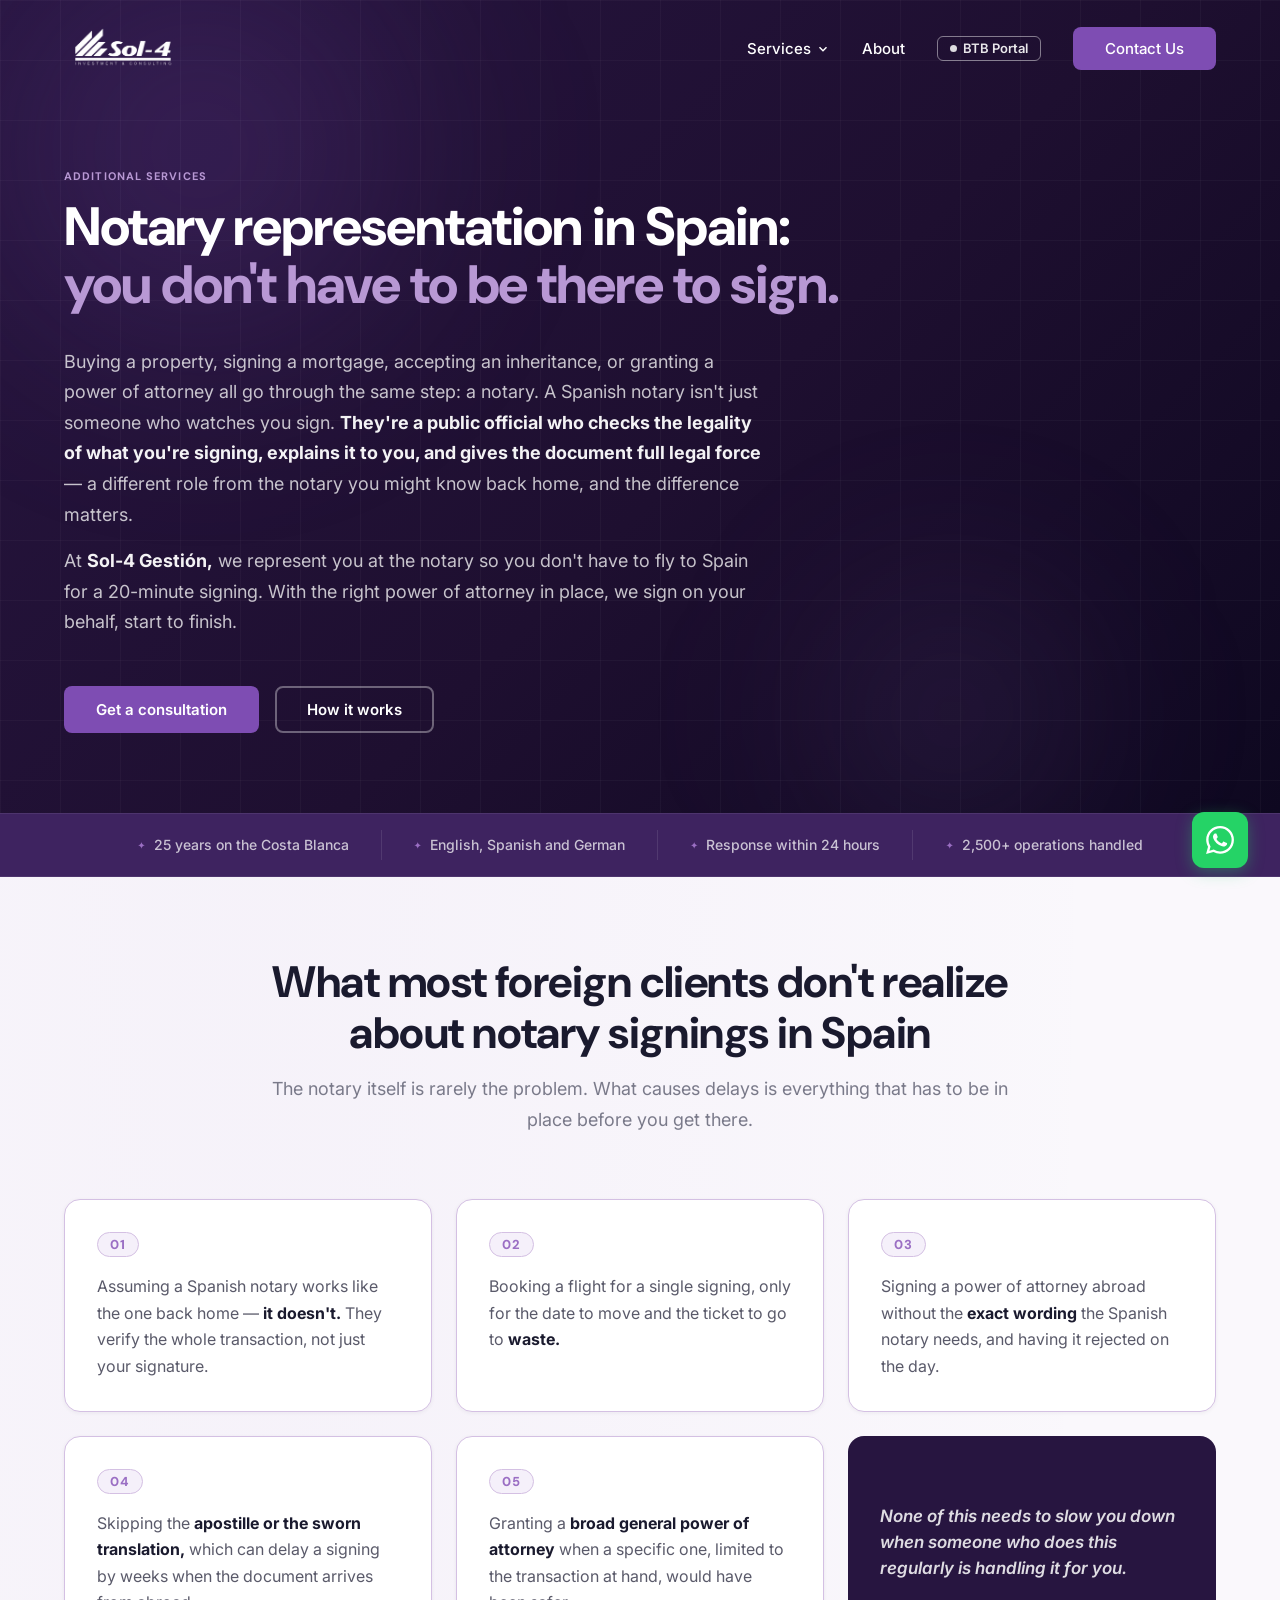
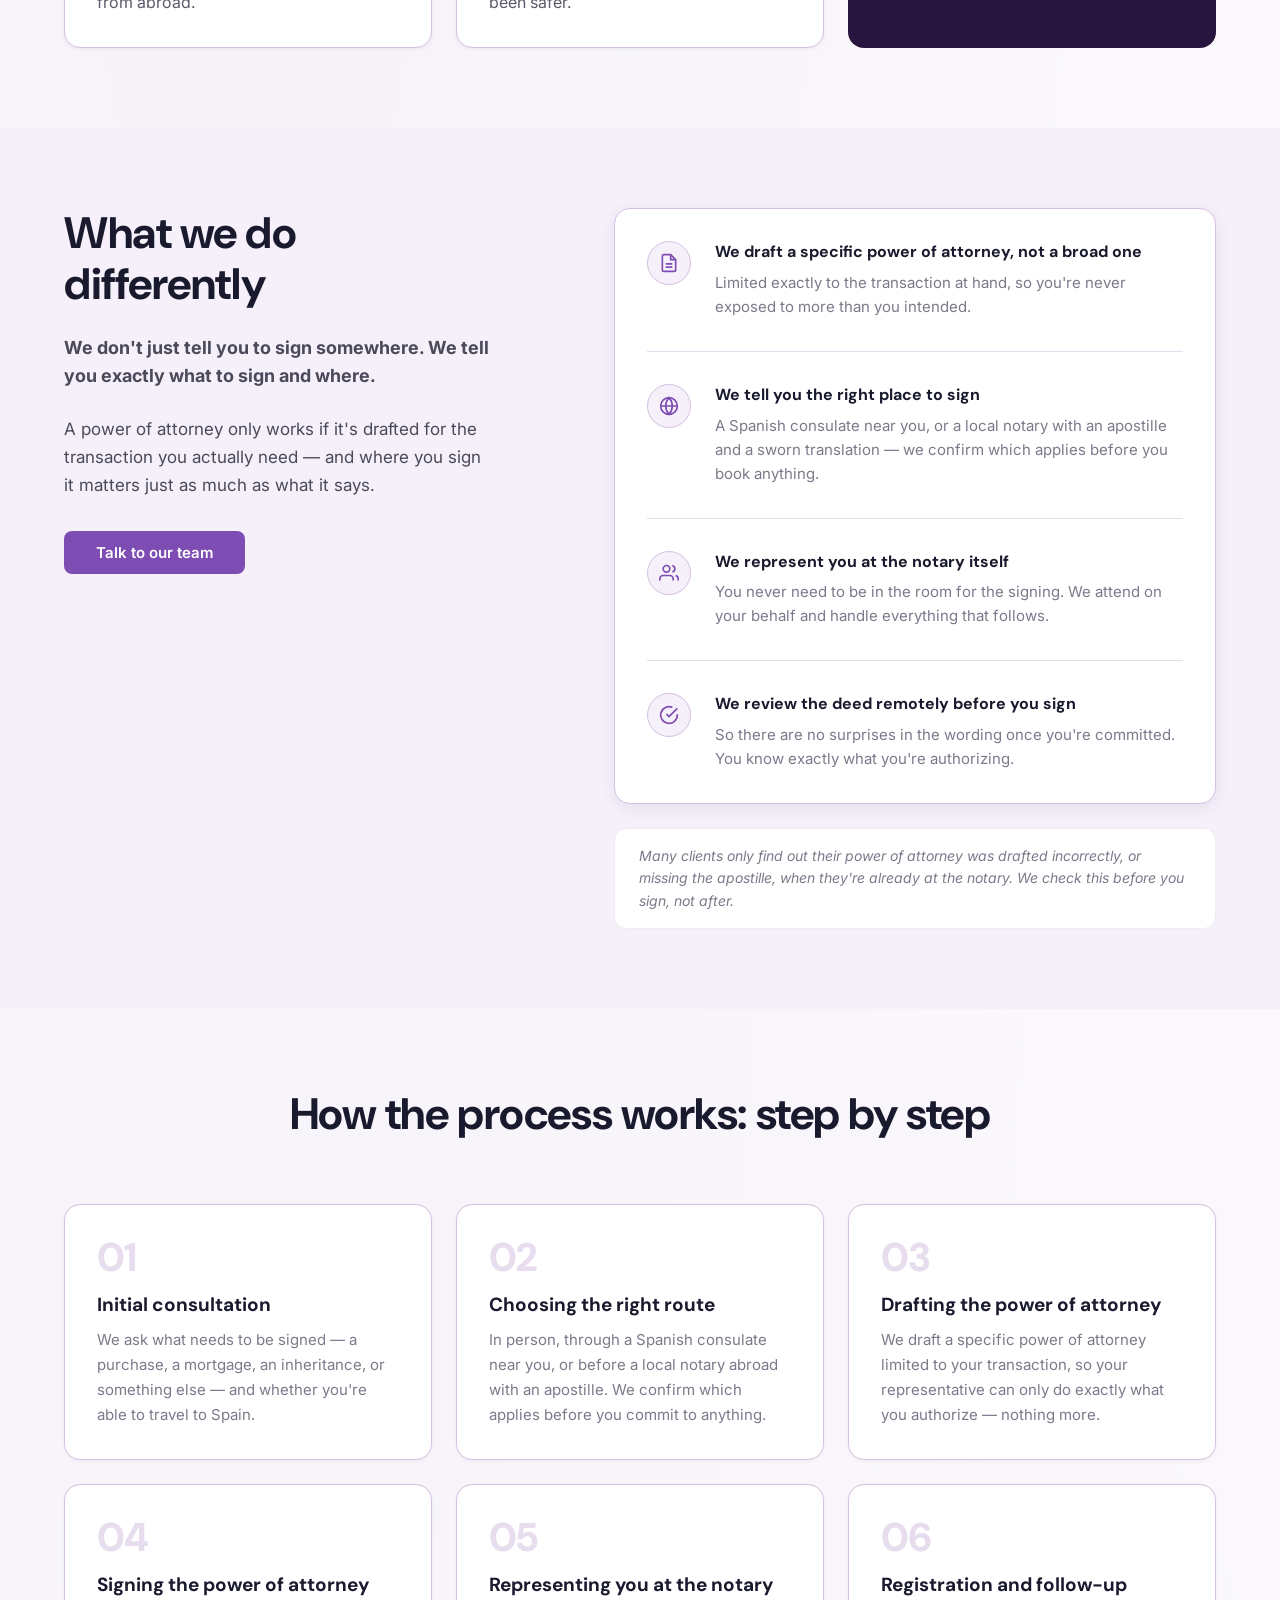
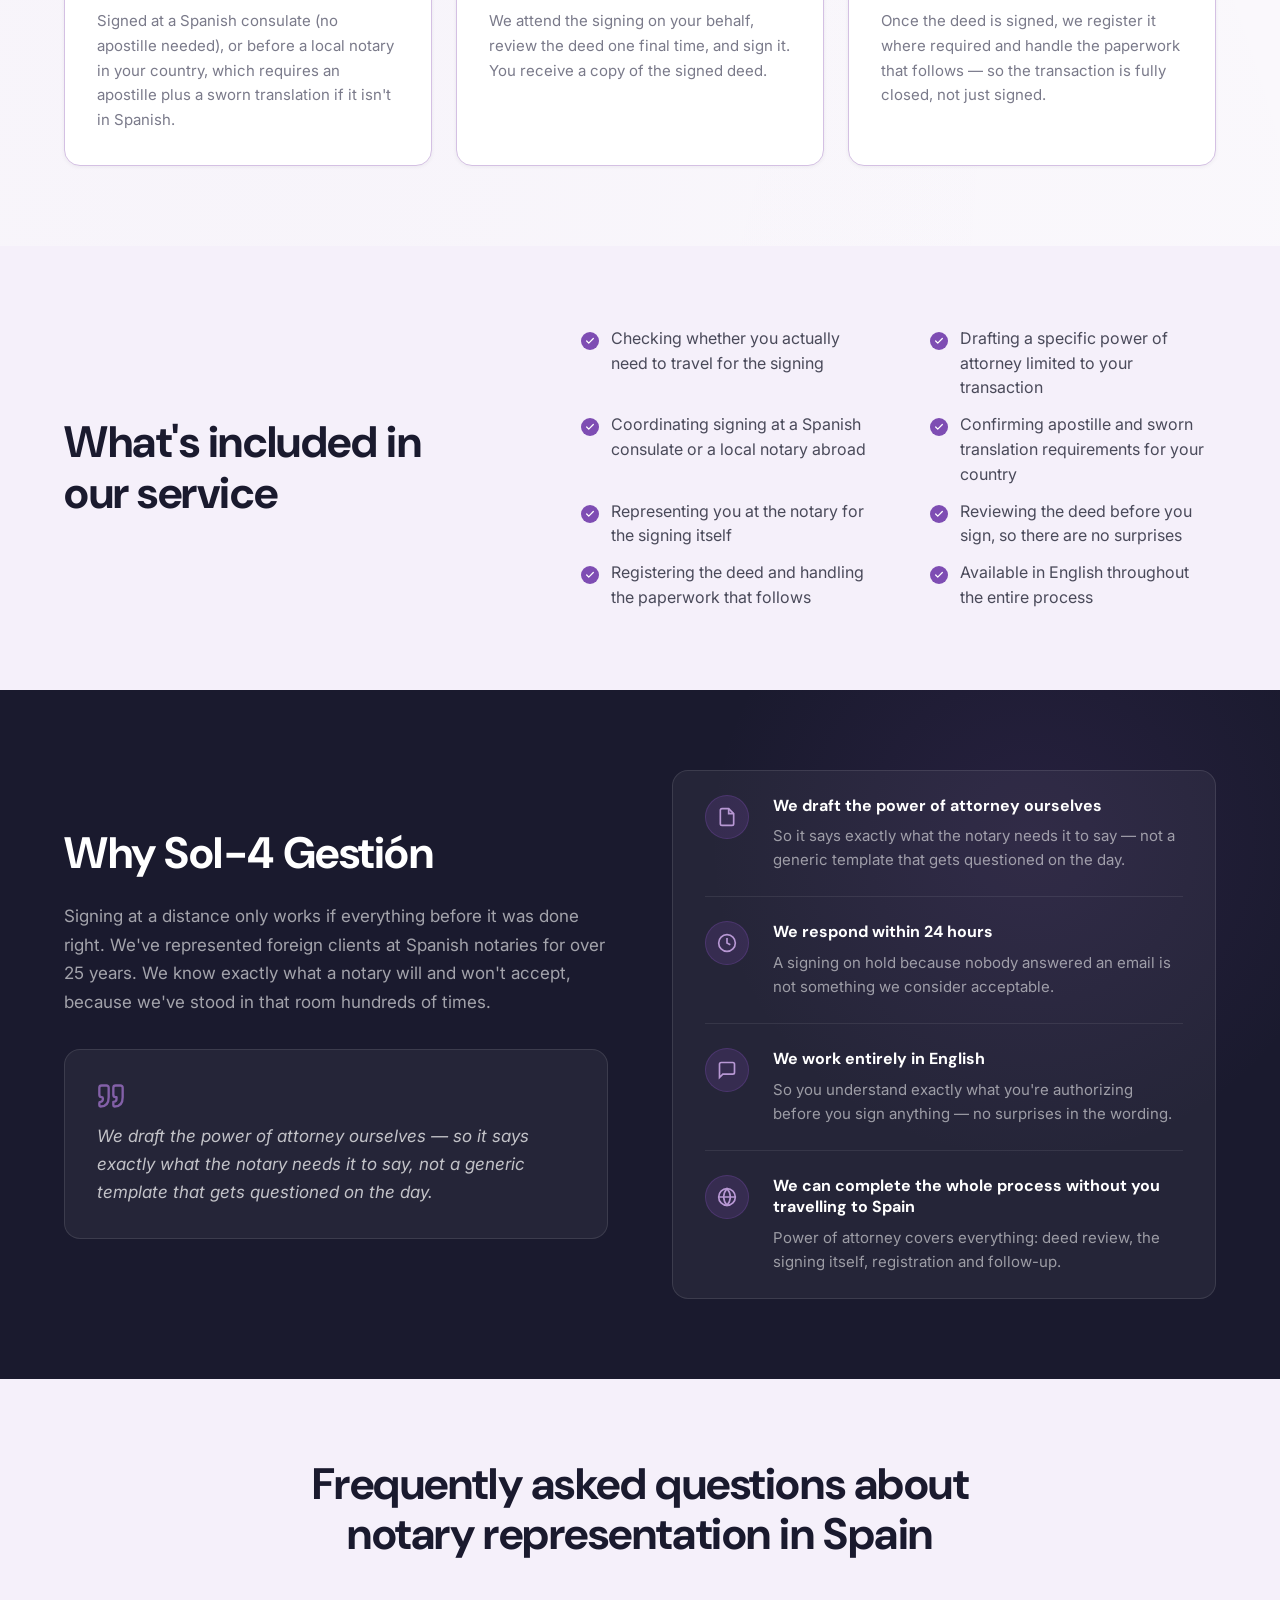
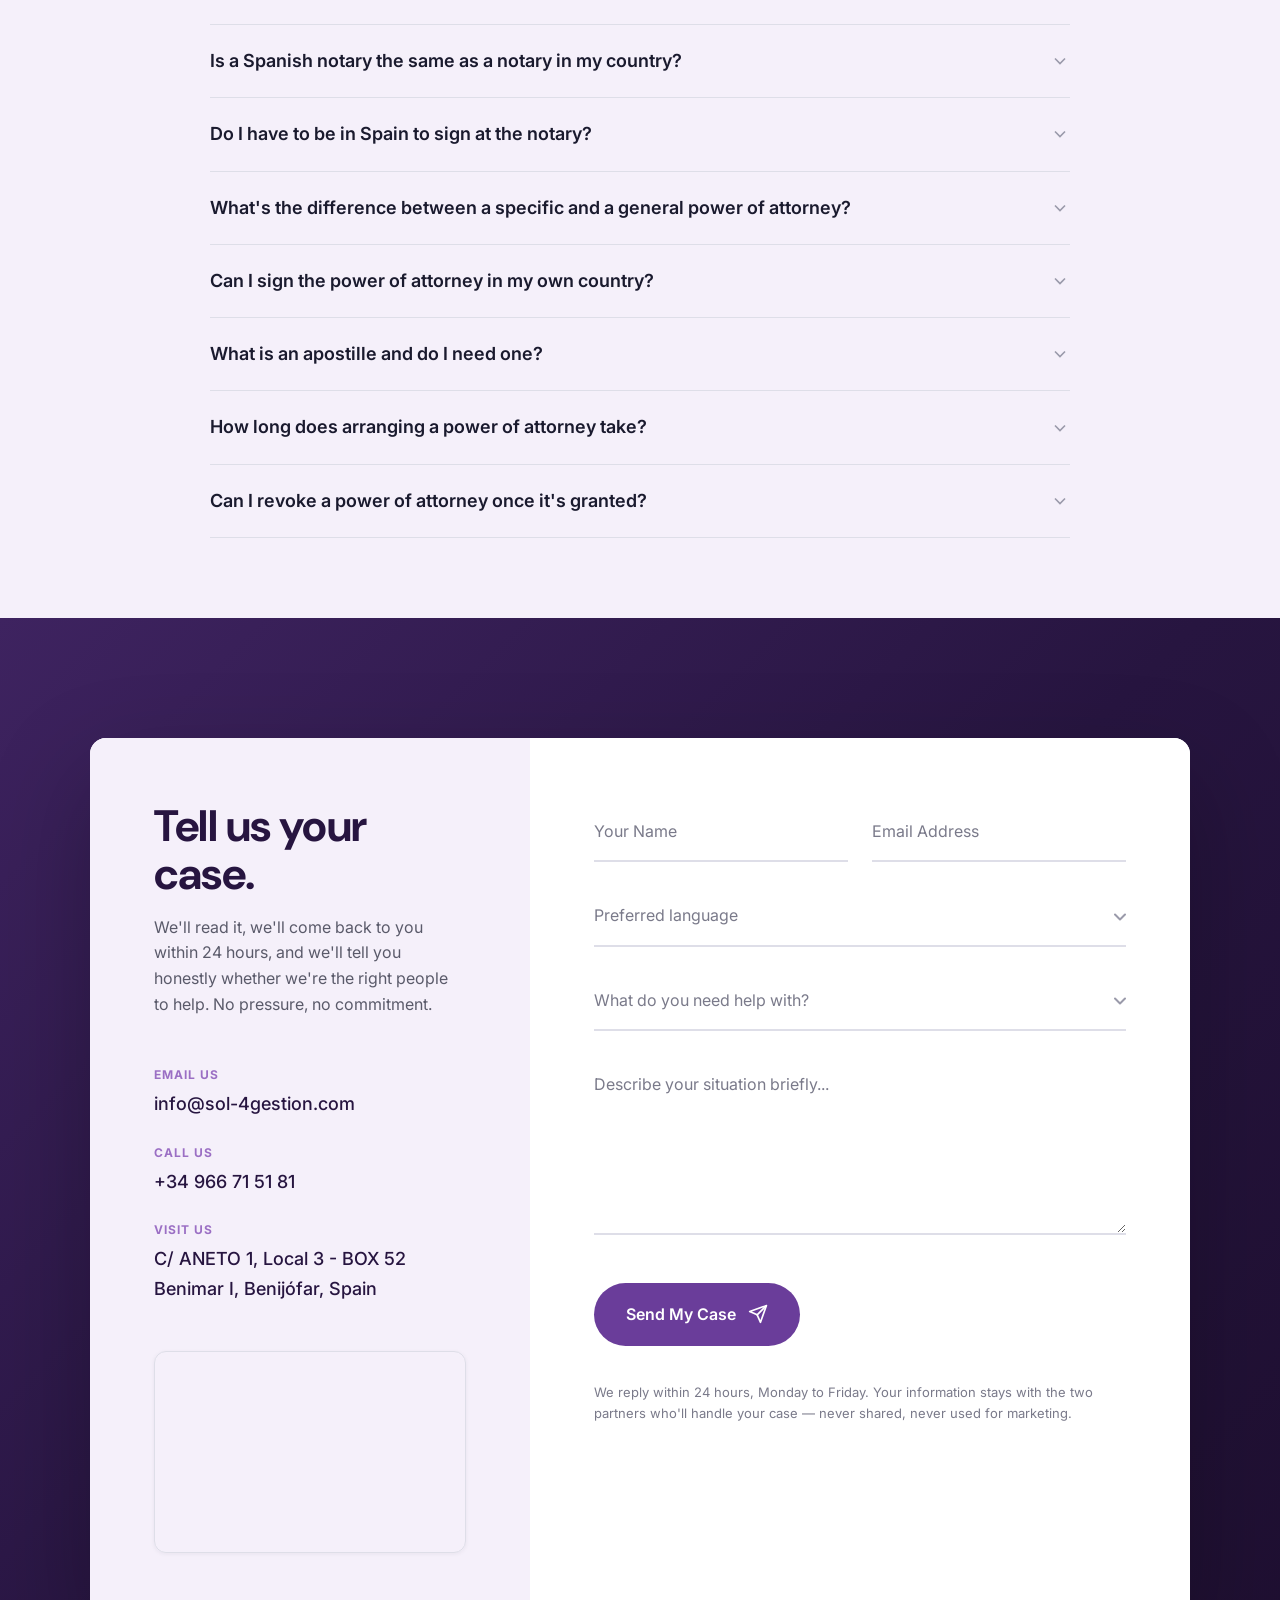
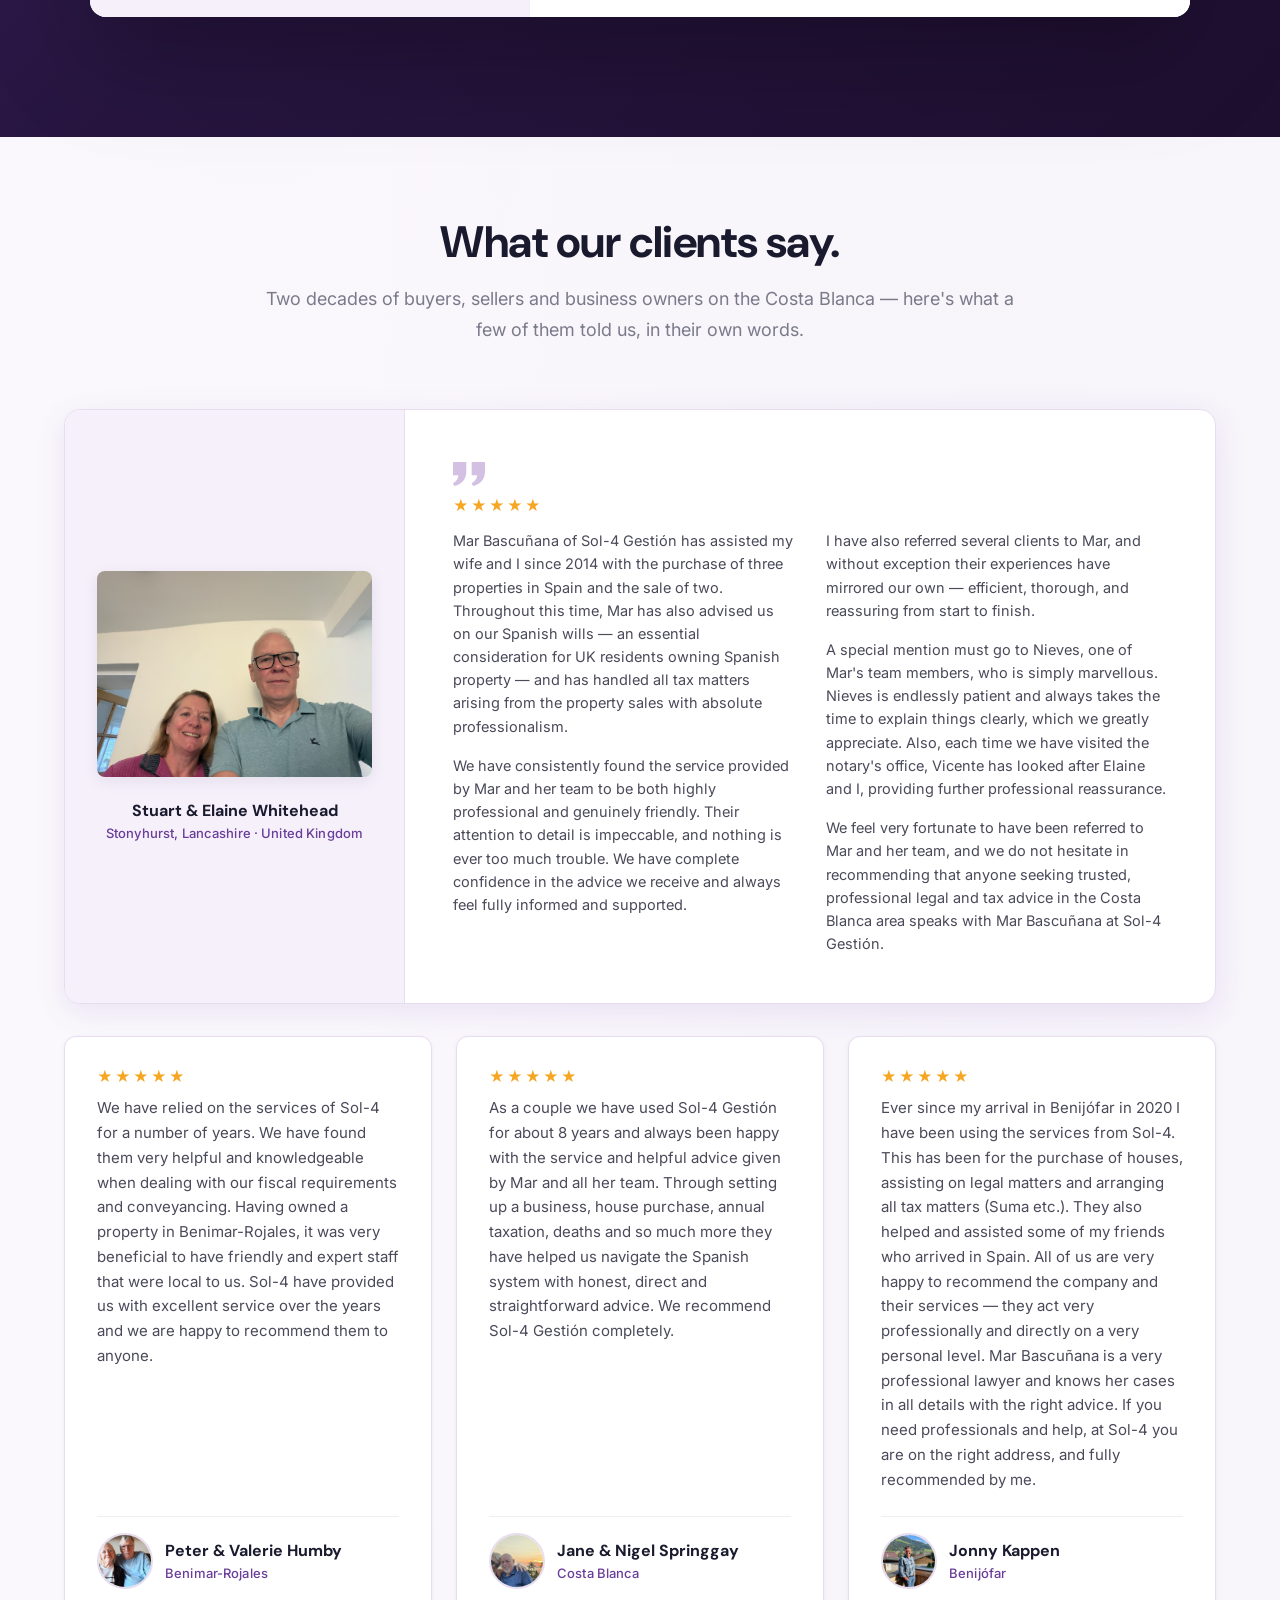
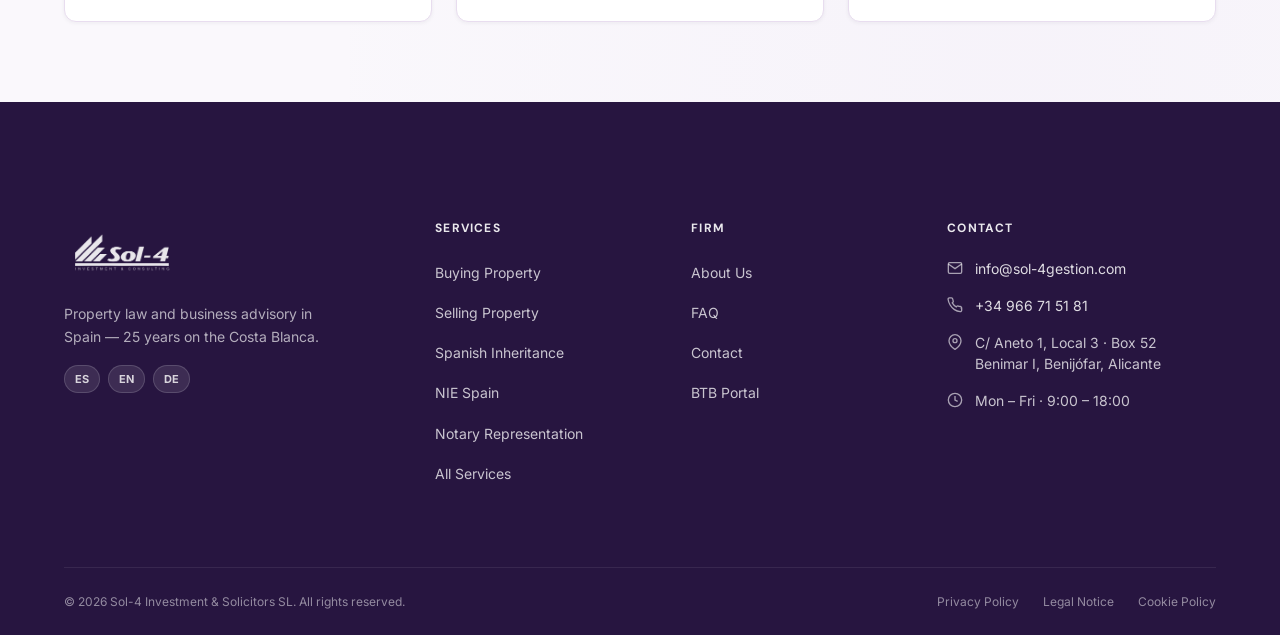
<file: pages/notary-representation-spain/index.html>
<!DOCTYPE html>
<html lang="en">

<head>
  <meta charset="UTF-8">
  <meta name="viewport" content="width=device-width,initial-scale=1">
  <title>Notary Representation in Spain for Foreigners — Sol-4 Investment &amp; Solicitors</title>
  <meta name="description"
    content="We represent you at the Spanish notary so you don't have to fly to Spain. Power of attorney drafted and signed remotely. 25 years on the Costa Blanca.">
  <link rel="preconnect" href="https://fonts.googleapis.com">
  <link rel="preconnect" href="https://fonts.gstatic.com" crossorigin>
  <link href="https://fonts.googleapis.com/css2?family=DM+Sans:wght@700&family=Inter:wght@400;500;600;700&display=swap"
    rel="stylesheet">
  <link rel="stylesheet" href="styles.css">
</head>

<body>

  <!-- ═══ HEADER ═══ -->
  <header class="site-header" id="site-header">
    <div class="container header-inner">
      <a href="../home/index.html" aria-label="Sol-4 Home">
        <img src="../../assets/logo/logo-sol-4.png" alt="Sol-4 Logo" class="logo">
      </a>
      <nav class="nav-links" id="nav-links">
        <div class="nav-dropdown">
          <button class="nav-dropdown-trigger" aria-expanded="false">
            Services
            <svg xmlns="http://www.w3.org/2000/svg" width="14" height="14" viewBox="0 0 24 24" fill="none"
              stroke="currentColor" stroke-width="2.5">
              <polyline points="6 9 12 15 18 9" />
            </svg>
          </button>
          <div class="nav-dropdown-menu">
            <div class="dropdown-col">
              <span class="dropdown-label">Additional Services</span>
              <a href="../nie-spain/index.html" class="dropdown-link">NIE Spain</a>
              <a href="index.html" class="dropdown-link nav-active-item">Notary Representation</a>
              <a href="../urban-legal-checks/index.html" class="dropdown-link">Urban &amp; Legal Checks</a>
            </div>
            <div class="dropdown-col">
              <span class="dropdown-label">Business Advisory</span>
              <a href="../advisory/index.html" class="dropdown-link">Advisory</a>
              <a href="../tax-accounting/index.html" class="dropdown-link">Tax &amp; Accounting</a>
              <a href="../company-formation/index.html" class="dropdown-link">Company Formation</a>
              <a href="../labour-law/index.html" class="dropdown-link">Labour Law</a>
            </div>
            <div class="dropdown-all">
              <a href="../services-container/index.html" class="dropdown-all-link">All services →</a>
            </div>
          </div>
        </div>
        <a href="../about-us/index.html">About</a>
        <a href="https://sol-4gestion.biloop.es" class="nav-biloop" target="_blank" rel="noopener">BTB Portal</a>
        <a href="#contact" class="btn btn-primary">Contact Us</a>
      </nav>
      <button class="mobile-toggle" id="mobile-toggle" aria-label="Menu">
        <span></span><span></span><span></span>
      </button>
    </div>
  </header>

  <!-- ═══ PAGE HERO ═══ -->
  <section class="page-hero" id="page-hero">
    <div class="ph-bg">
      <div class="ph-glow ph-glow-1"></div>
      <div class="ph-glow ph-glow-2"></div>
      <div class="ph-grid"></div>
    </div>
    <div class="container">
      <div class="ph-inner">
        <p class="ph-tag">Additional Services</p>
        <h1>Notary representation in Spain: <span class="ph-accent">you don't have to be there to sign.</span></h1>
        <p class="ph-body">Buying a property, signing a mortgage, accepting an inheritance, or granting a power of
          attorney all go through the same step: a notary. A Spanish notary isn't just someone who watches you sign.
          <strong>They're a public official who checks the legality of what you're signing, explains it to you, and
            gives the document full legal force</strong> — a different role from the notary you might know back home,
          and the difference matters.</p>
        <p class="ph-body">At <strong>Sol-4 Gestión,</strong> we represent you at the notary so you don't have to fly
          to Spain for a 20-minute signing. With the right power of attorney in place, we sign on your behalf, start to
          finish.</p>
        <div class="ph-ctas">
          <a href="#contact" class="btn btn-primary">Get a consultation</a>
          <a href="#process" class="btn btn-secondary">How it works</a>
        </div>
      </div>
    </div>
  </section>

  <!-- ═══ TRUST STRIP ═══ -->
  <div class="svc-strip">
    <div class="container">
      <ul class="svc-strip-list">
        <li><span class="strip-diamond">✦</span>25 years on the Costa Blanca</li>
        <li><span class="strip-diamond">✦</span>English, Spanish and German</li>
        <li><span class="strip-diamond">✦</span>Response within 24 hours</li>
        <li><span class="strip-diamond">✦</span>2,500+ operations handled</li>
      </ul>
    </div>
  </div>

  <!-- ═══ SECTION: WHAT CLIENTS DON'T REALIZE ═══ -->
  <section class="section" id="risks">
    <div class="container">
      <div class="section-header reveal">
        <h2>What most foreign clients don't realize about notary signings in Spain</h2>
        <p>The notary itself is rarely the problem. What causes delays is everything that has to be in place before you
          get there.</p>
      </div>

      <div class="risks-grid">

        <div class="risk-card reveal">
          <div class="risk-number">01</div>
          <div class="risk-body">
            <p>Assuming a Spanish notary works like the one back home — <strong>it doesn't.</strong> They verify the
              whole transaction, not just your signature.</p>
          </div>
        </div>

        <div class="risk-card reveal reveal-delay-1">
          <div class="risk-number">02</div>
          <div class="risk-body">
            <p>Booking a flight for a single signing, only for the date to move and the ticket to go to
              <strong>waste.</strong></p>
          </div>
        </div>

        <div class="risk-card reveal reveal-delay-2">
          <div class="risk-number">03</div>
          <div class="risk-body">
            <p>Signing a power of attorney abroad without the <strong>exact wording</strong> the Spanish notary needs,
              and having it rejected on the day.</p>
          </div>
        </div>

        <div class="risk-card reveal">
          <div class="risk-number">04</div>
          <div class="risk-body">
            <p>Skipping the <strong>apostille or the sworn translation,</strong> which can delay a signing by weeks
              when the document arrives from abroad.</p>
          </div>
        </div>

        <div class="risk-card reveal reveal-delay-1">
          <div class="risk-number">05</div>
          <div class="risk-body">
            <p>Granting a <strong>broad general power of attorney</strong> when a specific one, limited to the
              transaction at hand, would have been safer.</p>
          </div>
        </div>

        <div class="risk-callout reveal reveal-delay-2">
          <p>None of this needs to slow you down when someone who does this regularly is handling it for you.</p>
        </div>

      </div>
    </div>
  </section>

  <!-- ═══ SECTION: WHAT WE DO DIFFERENTLY ═══ -->
  <section class="section section-alt" id="difference">
    <div class="container">
      <div class="diff-layout">

        <div class="diff-left reveal">
          <h2>What we do differently</h2>
          <p class="diff-lead"><strong>We don't just tell you to sign somewhere. We tell you exactly what to sign and
              where.</strong></p>
          <p>A power of attorney only works if it's drafted for the transaction you actually need — and where you sign
            it matters just as much as what it says.</p>
          <a href="#contact" class="btn btn-primary diff-cta">Talk to our team</a>
        </div>

        <div class="diff-right reveal reveal-delay-1">
          <div class="diff-card">

            <div class="diff-item">
              <div class="diff-item-icon">
                <svg xmlns="http://www.w3.org/2000/svg" width="20" height="20" viewBox="0 0 24 24" fill="none"
                  stroke="currentColor" stroke-width="2">
                  <path d="M14 2H6a2 2 0 0 0-2 2v16a2 2 0 0 0 2 2h12a2 2 0 0 0 2-2V8z" />
                  <polyline points="14 2 14 8 20 8" />
                  <line x1="16" y1="13" x2="8" y2="13" />
                  <line x1="16" y1="17" x2="8" y2="17" />
                </svg>
              </div>
              <div>
                <h5>We draft a specific power of attorney, not a broad one</h5>
                <p>Limited exactly to the transaction at hand, so you're never exposed to more than you intended.</p>
              </div>
            </div>

            <div class="diff-divider"></div>

            <div class="diff-item">
              <div class="diff-item-icon">
                <svg xmlns="http://www.w3.org/2000/svg" width="20" height="20" viewBox="0 0 24 24" fill="none"
                  stroke="currentColor" stroke-width="2">
                  <circle cx="12" cy="12" r="10" />
                  <line x1="2" y1="12" x2="22" y2="12" />
                  <path
                    d="M12 2a15.3 15.3 0 0 1 4 10 15.3 15.3 0 0 1-4 10 15.3 15.3 0 0 1-4-10 15.3 15.3 0 0 1 4-10z" />
                </svg>
              </div>
              <div>
                <h5>We tell you the right place to sign</h5>
                <p>A Spanish consulate near you, or a local notary with an apostille and a sworn translation — we
                  confirm which applies before you book anything.</p>
              </div>
            </div>

            <div class="diff-divider"></div>

            <div class="diff-item">
              <div class="diff-item-icon">
                <svg xmlns="http://www.w3.org/2000/svg" width="20" height="20" viewBox="0 0 24 24" fill="none"
                  stroke="currentColor" stroke-width="2">
                  <path d="M17 21v-2a4 4 0 0 0-4-4H5a4 4 0 0 0-4 4v2" />
                  <circle cx="9" cy="7" r="4" />
                  <path d="M23 21v-2a4 4 0 0 0-3-3.87" />
                  <path d="M16 3.13a4 4 0 0 1 0 7.75" />
                </svg>
              </div>
              <div>
                <h5>We represent you at the notary itself</h5>
                <p>You never need to be in the room for the signing. We attend on your behalf and handle everything
                  that follows.</p>
              </div>
            </div>

            <div class="diff-divider"></div>

            <div class="diff-item">
              <div class="diff-item-icon">
                <svg xmlns="http://www.w3.org/2000/svg" width="20" height="20" viewBox="0 0 24 24" fill="none"
                  stroke="currentColor" stroke-width="2">
                  <path d="M22 11.08V12a10 10 0 1 1-5.93-9.14" />
                  <polyline points="22 4 12 14.01 9 11.01" />
                </svg>
              </div>
              <div>
                <h5>We review the deed remotely before you sign</h5>
                <p>So there are no surprises in the wording once you're committed. You know exactly what you're
                  authorizing.</p>
              </div>
            </div>

          </div>

          <p class="diff-footnote">Many clients only find out their power of attorney was drafted incorrectly, or
            missing the apostille, when they're already at the notary. We check this before you sign, not after.</p>
        </div>

      </div>
    </div>
  </section>

  <!-- ═══ SECTION: PROCESS ═══ -->
  <section class="section" id="process">
    <div class="container">
      <div class="section-header reveal">
        <h2>How the process works: step by step</h2>
      </div>

      <div class="steps-grid">

        <div class="step-card reveal">
          <div class="step-num">01</div>
          <h4>Initial consultation</h4>
          <p>We ask what needs to be signed — a purchase, a mortgage, an inheritance, or something else — and whether
            you're able to travel to Spain.</p>
        </div>

        <div class="step-card reveal reveal-delay-1">
          <div class="step-num">02</div>
          <h4>Choosing the right route</h4>
          <p>In person, through a Spanish consulate near you, or before a local notary abroad with an apostille. We
            confirm which applies before you commit to anything.</p>
        </div>

        <div class="step-card reveal reveal-delay-2">
          <div class="step-num">03</div>
          <h4>Drafting the power of attorney</h4>
          <p>We draft a specific power of attorney limited to your transaction, so your representative can only do
            exactly what you authorize — nothing more.</p>
        </div>

        <div class="step-card reveal">
          <div class="step-num">04</div>
          <h4>Signing the power of attorney</h4>
          <p>Signed at a Spanish consulate (no apostille needed), or before a local notary in your country, which
            requires an apostille plus a sworn translation if it isn't in Spanish.</p>
        </div>

        <div class="step-card reveal reveal-delay-1">
          <div class="step-num">05</div>
          <h4>Representing you at the notary</h4>
          <p>We attend the signing on your behalf, review the deed one final time, and sign it. You receive a copy of
            the signed deed.</p>
        </div>

        <div class="step-card reveal reveal-delay-2">
          <div class="step-num">06</div>
          <h4>Registration and follow-up</h4>
          <p>Once the deed is signed, we register it where required and handle the paperwork that follows — so the
            transaction is fully closed, not just signed.</p>
        </div>

      </div>
    </div>
  </section>

  <!-- ═══ SECTION: WHAT'S INCLUDED ═══ -->
  <section class="section section-alt" id="included">
    <div class="container">
      <div class="included-layout">

        <div class="included-left reveal">
          <h2>What's included in our service</h2>
        </div>

        <div class="included-right reveal reveal-delay-1">
          <ul class="included-list">
            <li>Checking whether you actually need to travel for the signing</li>
            <li>Drafting a specific power of attorney limited to your transaction</li>
            <li>Coordinating signing at a Spanish consulate or a local notary abroad</li>
            <li>Confirming apostille and sworn translation requirements for your country</li>
            <li>Representing you at the notary for the signing itself</li>
            <li>Reviewing the deed before you sign, so there are no surprises</li>
            <li>Registering the deed and handling the paperwork that follows</li>
            <li>Available in English throughout the entire process</li>
          </ul>
        </div>

      </div>
    </div>
  </section>

  <!-- ═══ SECTION: WHY SOL-4 ═══ -->
  <section class="section pledge-section" id="why">
    <div class="container">
      <div class="pledge-layout">

        <div class="pledge-left reveal">
          <h2>Why Sol-4 Gestión</h2>
          <p class="pledge-intro">Signing at a distance only works if everything before it was done right. We've
            represented foreign clients at Spanish notaries for over 25 years. We know exactly what a notary will and
            won't accept, because we've stood in that room hundreds of times.</p>
          <div class="pledge-quote-card">
            <svg class="quote-icon" xmlns="http://www.w3.org/2000/svg" width="28" height="28" viewBox="0 0 24 24"
              fill="none" stroke="currentColor" stroke-width="2" stroke-linecap="round" stroke-linejoin="round">
              <path
                d="M3 21c3 0 7-1 7-8V5c0-1.25-.756-2.017-2-2H4c-1.25 0-2 .75-2 1.972V11c0 1.25.75 2 2 2 1 0 1 0 1 1v1c0 1-1 2-2 2s-1 .008-1 1.031V20c0 1 0 1 1 1z" />
              <path
                d="M15 21c3 0 7-1 7-8V5c0-1.25-.757-2.017-2-2h-4c-1.25 0-2 .75-2 1.972V11c0 1.25.75 2 2 2h.75c0 2.25.25 4-2.75 4v3c0 1 0 1 1 1z" />
            </svg>
            <p>We draft the power of attorney ourselves — so it says exactly what the notary needs it to say, not a
              generic template that gets questioned on the day.</p>
          </div>
        </div>

        <div class="pledge-right reveal reveal-delay-1">
          <div class="pledge-card">

            <div class="pledge-item">
              <div class="pledge-item-icon">
                <svg xmlns="http://www.w3.org/2000/svg" width="20" height="20" viewBox="0 0 24 24" fill="none"
                  stroke="currentColor" stroke-width="2">
                  <path d="M14 2H6a2 2 0 0 0-2 2v16a2 2 0 0 0 2 2h12a2 2 0 0 0 2-2V8z" />
                  <polyline points="14 2 14 8 20 8" />
                </svg>
              </div>
              <div>
                <h5>We draft the power of attorney ourselves</h5>
                <p>So it says exactly what the notary needs it to say — not a generic template that gets questioned on
                  the day.</p>
              </div>
            </div>

            <div class="pledge-divider"></div>

            <div class="pledge-item">
              <div class="pledge-item-icon">
                <svg xmlns="http://www.w3.org/2000/svg" width="20" height="20" viewBox="0 0 24 24" fill="none"
                  stroke="currentColor" stroke-width="2">
                  <circle cx="12" cy="12" r="10" />
                  <polyline points="12 6 12 12 16 14" />
                </svg>
              </div>
              <div>
                <h5>We respond within 24 hours</h5>
                <p>A signing on hold because nobody answered an email is not something we consider acceptable.</p>
              </div>
            </div>

            <div class="pledge-divider"></div>

            <div class="pledge-item">
              <div class="pledge-item-icon">
                <svg xmlns="http://www.w3.org/2000/svg" width="20" height="20" viewBox="0 0 24 24" fill="none"
                  stroke="currentColor" stroke-width="2">
                  <path d="M21 15a2 2 0 0 1-2 2H7l-4 4V5a2 2 0 0 1 2-2h14a2 2 0 0 1 2 2z" />
                </svg>
              </div>
              <div>
                <h5>We work entirely in English</h5>
                <p>So you understand exactly what you're authorizing before you sign anything — no surprises in the
                  wording.</p>
              </div>
            </div>

            <div class="pledge-divider"></div>

            <div class="pledge-item">
              <div class="pledge-item-icon">
                <svg xmlns="http://www.w3.org/2000/svg" width="20" height="20" viewBox="0 0 24 24" fill="none"
                  stroke="currentColor" stroke-width="2">
                  <circle cx="12" cy="12" r="10" />
                  <line x1="2" y1="12" x2="22" y2="12" />
                  <path
                    d="M12 2a15.3 15.3 0 0 1 4 10 15.3 15.3 0 0 1-4 10 15.3 15.3 0 0 1-4-10 15.3 15.3 0 0 1 4-10z" />
                </svg>
              </div>
              <div>
                <h5>We can complete the whole process without you travelling to Spain</h5>
                <p>Power of attorney covers everything: deed review, the signing itself, registration and follow-up.</p>
              </div>
            </div>

          </div>
        </div>

      </div>
    </div>
  </section>

  <!-- ═══ SECTION: FAQ ═══ -->
  <section class="section section-alt" id="faq">
    <div class="container">
      <div class="section-header reveal">
        <h2>Frequently asked questions about notary representation in Spain</h2>
      </div>

      <div class="faq-list reveal">

        <div class="faq-item">
          <button class="faq-q" aria-expanded="false">
            <span>Is a Spanish notary the same as a notary in my country?</span>
            <svg class="faq-chevron" width="20" height="20" viewBox="0 0 24 24" fill="none" stroke="currentColor"
              stroke-width="2">
              <polyline points="6 9 12 15 18 9" />
            </svg>
          </button>
          <div class="faq-a" hidden>
            <p>No, and this is one of the most common misunderstandings. In most English-speaking countries, a notary
              simply witnesses a signature. In Spain, a notary is a public official who verifies the legality of the
              whole transaction, checks the identity of everyone involved, and explains the document before it's signed.
              That's why a Spanish notary asks more questions and takes more time than the notary you might be used to.</p>
          </div>
        </div>

        <div class="faq-item">
          <button class="faq-q" aria-expanded="false">
            <span>Do I have to be in Spain to sign at the notary?</span>
            <svg class="faq-chevron" width="20" height="20" viewBox="0 0 24 24" fill="none" stroke="currentColor"
              stroke-width="2">
              <polyline points="6 9 12 15 18 9" />
            </svg>
          </button>
          <div class="faq-a" hidden>
            <p>No. With a power of attorney, someone can sign on your behalf. Most of our clients never attend the
              signing in person.</p>
          </div>
        </div>

        <div class="faq-item">
          <button class="faq-q" aria-expanded="false">
            <span>What's the difference between a specific and a general power of attorney?</span>
            <svg class="faq-chevron" width="20" height="20" viewBox="0 0 24 24" fill="none" stroke="currentColor"
              stroke-width="2">
              <polyline points="6 9 12 15 18 9" />
            </svg>
          </button>
          <div class="faq-a" hidden>
            <p>A specific power of attorney limits your representative to exactly what's written in it — for example,
              signing one particular purchase. A general power of attorney gives much broader authority and carries more
              risk if it's not carefully worded. For a single transaction, a specific power of attorney is almost always
              the safer choice.</p>
          </div>
        </div>

        <div class="faq-item">
          <button class="faq-q" aria-expanded="false">
            <span>Can I sign the power of attorney in my own country?</span>
            <svg class="faq-chevron" width="20" height="20" viewBox="0 0 24 24" fill="none" stroke="currentColor"
              stroke-width="2">
              <polyline points="6 9 12 15 18 9" />
            </svg>
          </button>
          <div class="faq-a" hidden>
            <p>Yes. You can sign it at a Spanish consulate near you, which is accepted in Spain without an apostille,
              or before a local notary in your country, which does need an apostille plus a sworn translation if it
              isn't in Spanish.</p>
          </div>
        </div>

        <div class="faq-item">
          <button class="faq-q" aria-expanded="false">
            <span>What is an apostille and do I need one?</span>
            <svg class="faq-chevron" width="20" height="20" viewBox="0 0 24 24" fill="none" stroke="currentColor"
              stroke-width="2">
              <polyline points="6 9 12 15 18 9" />
            </svg>
          </button>
          <div class="faq-a" hidden>
            <p>An apostille is an official stamp that certifies a document signed abroad is genuine, so it can be used
              in Spain. You need one if you sign the power of attorney before a local notary in your country. You don't
              need one if you sign it directly at a Spanish consulate.</p>
          </div>
        </div>

        <div class="faq-item">
          <button class="faq-q" aria-expanded="false">
            <span>How long does arranging a power of attorney take?</span>
            <svg class="faq-chevron" width="20" height="20" viewBox="0 0 24 24" fill="none" stroke="currentColor"
              stroke-width="2">
              <polyline points="6 9 12 15 18 9" />
            </svg>
          </button>
          <div class="faq-a" hidden>
            <p>At a Spanish consulate, it can often be arranged within a few days. Abroad, with an apostille and a
              sworn translation, it typically takes longer — from a few days to a few weeks depending on your country.
              We tell you what to expect once we know where you're signing.</p>
          </div>
        </div>

        <div class="faq-item">
          <button class="faq-q" aria-expanded="false">
            <span>Can I revoke a power of attorney once it's granted?</span>
            <svg class="faq-chevron" width="20" height="20" viewBox="0 0 24 24" fill="none" stroke="currentColor"
              stroke-width="2">
              <polyline points="6 9 12 15 18 9" />
            </svg>
          </button>
          <div class="faq-a" hidden>
            <p>Yes, at any time. Revoking it has to be done before a notary, and your representative needs to be
              formally notified so they stop using it.</p>
          </div>
        </div>

      </div>
    </div>
  </section>

  <!-- ═══ SECTION: CONTACT ═══ -->
  <section class="section conversion" id="contact">
    <div class="container">
      <div class="contact-box reveal">
        <div class="contact-info">
          <h2>Tell us your case.</h2>
          <p>We'll read it, we'll come back to you within 24 hours, and we'll tell you honestly whether we're the right
            people to help. No pressure, no commitment.</p>

          <div class="contact-details">
            <div class="detail-item">
              <span class="detail-label">Email Us</span>
              <a href="mailto:info@sol-4gestion.com" class="detail-link">info@sol-4gestion.com</a>
            </div>
            <div class="detail-item">
              <span class="detail-label">Call Us</span>
              <a href="tel:+34966715181" class="detail-link">+34 966 71 51 81</a>
            </div>
            <div class="detail-item">
              <span class="detail-label">Visit Us</span>
              <span class="detail-text">C/ ANETO 1, Local 3 - BOX 52<br>Benimar I, Benijófar, Spain</span>
            </div>
          </div>

          <div class="map-wrapper">
            <iframe
              src="https://www.google.com/maps/embed?pb=!1m18!1m12!1m3!1d3143.43346452296!2d-0.7358482!3d38.0835338!2m3!1f0!2f0!3f0!3m2!1i1024!2i768!4f13.1!3m3!1m2!1s0xd6398f6d7d5d5d5%3A0x6b8f7d5d5d5d5d5!2sCalle%20Aneto%2C%201%2C%2003178%20Benij%C3%B3far%2C%20Alicante!5e0!3m2!1sen!2ses!4v1715095000000!5m2!1sen!2ses"
              width="100%" height="200" style="border:0;" allowfullscreen="" loading="lazy"
              referrerpolicy="no-referrer-when-downgrade">
            </iframe>
          </div>
        </div>

        <div class="contact-form-side">
          <form id="contact-form" class="premium-form" action="#" method="POST">
            <div class="form-row">
              <div class="input-wrapper">
                <input type="text" id="name" name="name" required placeholder=" ">
                <label for="name">Your Name</label>
              </div>
              <div class="input-wrapper">
                <input type="email" id="email" name="email" required placeholder=" ">
                <label for="email">Email Address</label>
              </div>
            </div>

            <div class="input-wrapper select-wrapper">
              <select id="language" name="language" required>
                <option value="" disabled selected hidden></option>
                <option value="en">English</option>
                <option value="es">Spanish / Español</option>
                <option value="de">German / Deutsch</option>
              </select>
              <label for="language">Preferred language</label>
              <div class="select-arrow">
                <svg width="12" height="8" viewBox="0 0 12 8" fill="none">
                  <path d="M1 1.5L6 6.5L11 1.5" stroke="currentColor" stroke-width="2" stroke-linecap="round"
                    stroke-linejoin="round" />
                </svg>
              </div>
            </div>

            <div class="input-wrapper select-wrapper">
              <select id="service" name="service" required>
                <option value="" disabled selected hidden></option>
                <option value="purchase">Property purchase signing</option>
                <option value="mortgage">Mortgage signing</option>
                <option value="inheritance">Inheritance acceptance</option>
                <option value="poa">Power of attorney only</option>
                <option value="other">Other notary matter</option>
              </select>
              <label for="service">What do you need help with?</label>
              <div class="select-arrow">
                <svg width="12" height="8" viewBox="0 0 12 8" fill="none">
                  <path d="M1 1.5L6 6.5L11 1.5" stroke="currentColor" stroke-width="2" stroke-linecap="round"
                    stroke-linejoin="round" />
                </svg>
              </div>
            </div>

            <div class="input-wrapper">
              <textarea id="message" name="message" rows="4" required placeholder=" "></textarea>
              <label for="message">Describe your situation briefly...</label>
            </div>

            <button type="submit" class="btn-submit">
              Send My Case
              <svg width="20" height="20" viewBox="0 0 24 24" fill="none" stroke="currentColor" stroke-width="2"
                stroke-linecap="round" stroke-linejoin="round">
                <line x1="22" y1="2" x2="11" y2="13"></line>
                <polygon points="22 2 15 22 11 13 2 9 22 2"></polygon>
              </svg>
            </button>

            <p class="trust-micro-note">We reply within 24 hours, Monday to Friday. Your information stays with the
              two partners who'll handle your case — never shared, never used for marketing.</p>
          </form>
        </div>
      </div>
    </div>
  </section>

  <!-- ═══ SECTION: TESTIMONIALS ═══ -->
  <section class="section tst-section" id="testimonials">
    <div class="container">
      <div class="section-header reveal">
        <h2>What our clients say.</h2>
        <p>Two decades of buyers, sellers and business owners on the Costa Blanca — here's what a few of them told us, in their own words.</p>
      </div>

      <!-- Featured testimonial -->
      <div class="tst-featured reveal">
        <div class="tst-featured-media">
          <img src="../../assets/testimonials/t1.jpg" alt="Stuart and Elaine Whitehead" loading="lazy">
          <div class="tst-author">
            <span class="tst-author-name">Stuart &amp; Elaine Whitehead</span>
            <span class="tst-author-loc">Stonyhurst, Lancashire · United Kingdom</span>
          </div>
        </div>
        <div class="tst-featured-body">
          <svg class="tst-quote-mark" xmlns="http://www.w3.org/2000/svg" width="40" height="40" viewBox="0 0 24 24"
            fill="currentColor">
            <path d="M9.983 3v7.391c0 5.704-3.731 9.57-8.983 10.609l-.995-2.151c2.432-.917 3.995-3.638 3.995-5.849h-4v-10h9.983zm14.017 0v7.391c0 5.704-3.748 9.571-9 10.609l-.996-2.151c2.433-.917 3.996-3.638 3.996-5.849h-3.983v-10h9.983z" />
          </svg>
          <div class="tst-stars" aria-label="5 out of 5 stars">★★★★★</div>
          <div class="tst-featured-text">
            <p>Mar Bascuñana of Sol-4 Gestión has assisted my wife and I since 2014 with the purchase of three properties
              in Spain and the sale of two. Throughout this time, Mar has also advised us on our Spanish wills — an
              essential consideration for UK residents owning Spanish property — and has handled all tax matters arising
              from the property sales with absolute professionalism.</p>
            <p>We have consistently found the service provided by Mar and her team to be both highly professional and
              genuinely friendly. Their attention to detail is impeccable, and nothing is ever too much trouble. We have
              complete confidence in the advice we receive and always feel fully informed and supported.</p>
            <p>I have also referred several clients to Mar, and without exception their experiences have mirrored our own
              — efficient, thorough, and reassuring from start to finish.</p>
            <p>A special mention must go to Nieves, one of Mar's team members, who is simply marvellous. Nieves is
              endlessly patient and always takes the time to explain things clearly, which we greatly appreciate. Also,
              each time we have visited the notary's office, Vicente has looked after Elaine and I, providing further
              professional reassurance.</p>
            <p>We feel very fortunate to have been referred to Mar and her team, and we do not hesitate in recommending
              that anyone seeking trusted, professional legal and tax advice in the Costa Blanca area speaks with Mar
              Bascuñana at Sol-4 Gestión.</p>
          </div>
        </div>
      </div>

      <!-- Testimonial grid -->
      <div class="tst-grid">

        <article class="tst-card reveal">
          <div class="tst-stars" aria-label="5 out of 5 stars">★★★★★</div>
          <p class="tst-card-text">We have relied on the services of Sol-4 for a number of years. We have found them very
            helpful and knowledgeable when dealing with our fiscal requirements and conveyancing. Having owned a property
            in Benimar-Rojales, it was very beneficial to have friendly and expert staff that were local to us. Sol-4
            have provided us with excellent service over the years and we are happy to recommend them to anyone.</p>
          <div class="tst-card-foot">
            <img class="tst-avatar" src="../../assets/testimonials/t2.jpg" alt="Peter and Valerie Humby" loading="lazy">
            <div class="tst-card-who">
              <span class="tst-author-name">Peter &amp; Valerie Humby</span>
              <span class="tst-author-loc">Benimar-Rojales</span>
            </div>
          </div>
        </article>

        <article class="tst-card reveal reveal-delay-1">
          <div class="tst-stars" aria-label="5 out of 5 stars">★★★★★</div>
          <p class="tst-card-text">As a couple we have used Sol-4 Gestión for about 8 years and always been happy with the
            service and helpful advice given by Mar and all her team. Through setting up a business, house purchase,
            annual taxation, deaths and so much more they have helped us navigate the Spanish system with honest, direct
            and straightforward advice. We recommend Sol-4 Gestión completely.</p>
          <div class="tst-card-foot">
            <img class="tst-avatar" src="../../assets/testimonials/t3.jpg" alt="Jane and Nigel Springgay" loading="lazy">
            <div class="tst-card-who">
              <span class="tst-author-name">Jane &amp; Nigel Springgay</span>
              <span class="tst-author-loc">Costa Blanca</span>
            </div>
          </div>
        </article>

        <article class="tst-card reveal reveal-delay-2">
          <div class="tst-stars" aria-label="5 out of 5 stars">★★★★★</div>
          <p class="tst-card-text">Ever since my arrival in Benijófar in 2020 I have been using the services from Sol-4.
            This has been for the purchase of houses, assisting on legal matters and arranging all tax matters (Suma
            etc.). They also helped and assisted some of my friends who arrived in Spain. All of us are very happy to
            recommend the company and their services — they act very professionally and directly on a very personal
            level. Mar Bascuñana is a very professional lawyer and knows her cases in all details with the right advice.
            If you need professionals and help, at Sol-4 you are on the right address, and fully recommended by me.</p>
          <div class="tst-card-foot">
            <img class="tst-avatar" src="../../assets/testimonials/t4.jpg" alt="Jonny Kappen" loading="lazy">
            <div class="tst-card-who">
              <span class="tst-author-name">Jonny Kappen</span>
              <span class="tst-author-loc">Benijófar</span>
            </div>
          </div>
        </article>

      </div>
    </div>
  </section>

  <!-- ═══ FOOTER ═══ -->
  <footer class="site-footer">
    <div class="container">
      <div class="footer-top">
        <div class="footer-brand">
          <img src="../../assets/logo/logo-sol-4.png" alt="Sol-4 Logo" class="footer-logo">
          <p class="footer-tagline">Property law and business advisory in Spain — 25 years on the Costa Blanca.</p>
          <div class="footer-langs">
            <span class="lang-tag">ES</span>
            <span class="lang-tag">EN</span>
            <span class="lang-tag">DE</span>
          </div>
        </div>
        <div class="footer-col">
          <h4 class="footer-heading">Services</h4>
          <ul class="footer-links">
            <li><a href="../buying-property-spain/index.html">Buying Property</a></li>
            <li><a href="../selling-property-spain/index.html">Selling Property</a></li>
            <li><a href="../inheritance-spain/index.html">Spanish Inheritance</a></li>
            <li><a href="../nie-spain/index.html">NIE Spain</a></li>
            <li><a href="index.html">Notary Representation</a></li>
            <li><a href="../services-container/index.html">All Services</a></li>
          </ul>
        </div>
        <div class="footer-col">
          <h4 class="footer-heading">Firm</h4>
          <ul class="footer-links">
            <li><a href="../about-us/index.html">About Us</a></li>
            <li><a href="#faq">FAQ</a></li>
            <li><a href="#contact">Contact</a></li>
            <li><a href="https://sol-4gestion.biloop.es" target="_blank" rel="noopener">BTB Portal</a></li>
          </ul>
        </div>
        <div class="footer-col">
          <h4 class="footer-heading">Contact</h4>
          <ul class="footer-contact-list">
            <li>
              <svg xmlns="http://www.w3.org/2000/svg" width="16" height="16" viewBox="0 0 24 24" fill="none"
                stroke="currentColor" stroke-width="2">
                <path d="M4 4h16c1.1 0 2 .9 2 2v12c0 1.1-.9 2-2 2H4c-1.1 0-2-.9-2-2V6c0-1.1.9-2 2-2z" />
                <polyline points="22,6 12,13 2,6" />
              </svg>
              <a href="mailto:info@sol-4gestion.com">info@sol-4gestion.com</a>
            </li>
            <li>
              <svg xmlns="http://www.w3.org/2000/svg" width="16" height="16" viewBox="0 0 24 24" fill="none"
                stroke="currentColor" stroke-width="2">
                <path
                  d="M22 16.92v3a2 2 0 0 1-2.18 2 19.79 19.79 0 0 1-8.63-3.07A19.5 19.5 0 0 1 4.69 12 19.79 19.79 0 0 1 1.61 3.44 2 2 0 0 1 3.6 1.27h3a2 2 0 0 1 2 1.72c.127.96.361 1.903.7 2.81a2 2 0 0 1-.45 2.11L7.91 8.91a16 16 0 0 0 6 6l.91-.91a2 2 0 0 1 2.11-.45c.907.339 1.85.573 2.81.7A2 2 0 0 1 21.73 16.92z" />
              </svg>
              <a href="tel:+34966715181">+34 966 71 51 81</a>
            </li>
            <li>
              <svg xmlns="http://www.w3.org/2000/svg" width="16" height="16" viewBox="0 0 24 24" fill="none"
                stroke="currentColor" stroke-width="2">
                <path d="M21 10c0 7-9 13-9 13s-9-6-9-13a9 9 0 0 1 18 0z" />
                <circle cx="12" cy="10" r="3" />
              </svg>
              <span>C/ Aneto 1, Local 3 · Box 52<br>Benimar I, Benijófar, Alicante</span>
            </li>
            <li>
              <svg xmlns="http://www.w3.org/2000/svg" width="16" height="16" viewBox="0 0 24 24" fill="none"
                stroke="currentColor" stroke-width="2">
                <circle cx="12" cy="12" r="10" />
                <polyline points="12 6 12 12 16 14" />
              </svg>
              <span>Mon – Fri · 9:00 – 18:00</span>
            </li>
          </ul>
        </div>
      </div>
      <div class="footer-bottom">
        <p>&copy; 2026 Sol-4 Investment &amp; Solicitors SL. All rights reserved.</p>
        <div class="footer-legal-links">
          <a href="#">Privacy Policy</a>
          <a href="#">Legal Notice</a>
          <a href="#">Cookie Policy</a>
        </div>
      </div>
    </div>
  </footer>

  <!-- ═══ WHATSAPP FLOAT ═══ -->
  <a href="https://wa.me/34650817695" target="_blank" rel="noopener" class="whatsapp-float"
    aria-label="Contact us on WhatsApp">
    <svg xmlns="http://www.w3.org/2000/svg" width="28" height="28" viewBox="0 0 24 24" fill="currentColor">
      <path
        d="M17.472 14.382c-.297-.149-1.758-.867-2.03-.967-.273-.099-.471-.148-.67.15-.197.297-.767.966-.94 1.164-.173.199-.347.223-.644.075-.297-.15-1.255-.463-2.39-1.475-.883-.788-1.48-1.761-1.653-2.059-.173-.297-.018-.458.13-.606.134-.133.298-.347.446-.52.149-.174.198-.298.298-.497.099-.198.05-.371-.025-.52-.075-.149-.669-1.612-.916-2.207-.242-.579-.487-.5-.669-.51-.173-.008-.371-.01-.57-.01-.198 0-.52.074-.792.372-.272.297-1.04 1.016-1.04 2.479 0 1.462 1.065 2.875 1.213 3.074.149.198 2.096 3.2 5.077 4.487.709.306 1.262.489 1.694.625.712.227 1.36.195 1.871.118.571-.085 1.758-.719 2.006-1.413.248-.694.248-1.289.173-1.413-.074-.124-.272-.198-.57-.347m-5.421 7.403h-.004a9.87 9.87 0 0 1-5.031-1.378l-.361-.214-3.741.982.998-3.648-.235-.374a9.86 9.86 0 0 1-1.51-5.26c.001-5.45 4.436-9.884 9.888-9.884 2.64 0 5.122 1.03 6.988 2.898a9.825 9.825 0 0 1 2.893 6.994c-.003 5.45-4.437 9.884-9.885 9.884m8.413-18.297A11.815 11.815 0 0 0 12.05 0C5.495 0 .16 5.335.157 11.892c0 2.096.547 4.142 1.588 5.945L.057 24l6.305-1.654a11.882 11.882 0 0 0 5.683 1.448h.005c6.554 0 11.89-5.335 11.893-11.893a11.821 11.821 0 0 0-3.48-8.413z" />
    </svg>
  </a>

  <!-- ═══ JS ═══ -->
  <script>
    const revealEls = document.querySelectorAll('.reveal');
    const revealObs = new IntersectionObserver(entries => {
      entries.forEach(e => { if (e.isIntersecting) { e.target.classList.add('visible'); revealObs.unobserve(e.target); } });
    }, { threshold: 0.12 });
    revealEls.forEach(el => revealObs.observe(el));

    const header = document.getElementById('site-header');
    const onScroll = () => header.classList.toggle('scrolled', window.scrollY > 40);
    onScroll();
    window.addEventListener('scroll', onScroll, { passive: true });

    const toggle = document.getElementById('mobile-toggle');
    const nav = document.getElementById('nav-links');
    toggle.addEventListener('click', () => {
      toggle.classList.toggle('active');
      nav.classList.toggle('active');
    });
    nav.querySelectorAll('a:not(.dropdown-link):not(.dropdown-all-link)').forEach(a => a.addEventListener('click', () => {
      toggle.classList.remove('active');
      nav.classList.remove('active');
    }));

    const dropdownTrigger = document.querySelector('.nav-dropdown-trigger');
    const dropdownMenu = document.querySelector('.nav-dropdown-menu');
    if (dropdownTrigger && dropdownMenu) {
      dropdownTrigger.addEventListener('click', e => {
        e.stopPropagation();
        const open = dropdownMenu.classList.toggle('open');
        dropdownTrigger.setAttribute('aria-expanded', open);
      });
      document.addEventListener('click', e => {
        if (!e.target.closest('.nav-dropdown')) {
          dropdownMenu.classList.remove('open');
          dropdownTrigger.setAttribute('aria-expanded', 'false');
        }
      });
      dropdownMenu.querySelectorAll('.dropdown-link, .dropdown-all-link').forEach(link => {
        link.addEventListener('click', () => {
          dropdownMenu.classList.remove('open');
          dropdownTrigger.setAttribute('aria-expanded', 'false');
        });
      });
    }

    document.querySelectorAll('.faq-q').forEach(btn => {
      btn.addEventListener('click', () => {
        const isOpen = btn.getAttribute('aria-expanded') === 'true';
        document.querySelectorAll('.faq-q').forEach(b => {
          b.setAttribute('aria-expanded', 'false');
          b.querySelector('.faq-chevron').style.transform = '';
          const a = b.nextElementSibling;
          if (a) a.hidden = true;
        });
        if (!isOpen) {
          btn.setAttribute('aria-expanded', 'true');
          btn.querySelector('.faq-chevron').style.transform = 'rotate(180deg)';
          const ans = btn.nextElementSibling;
          if (ans) ans.hidden = false;
        }
      });
    });
  </script>

</body>
</html>
</file>
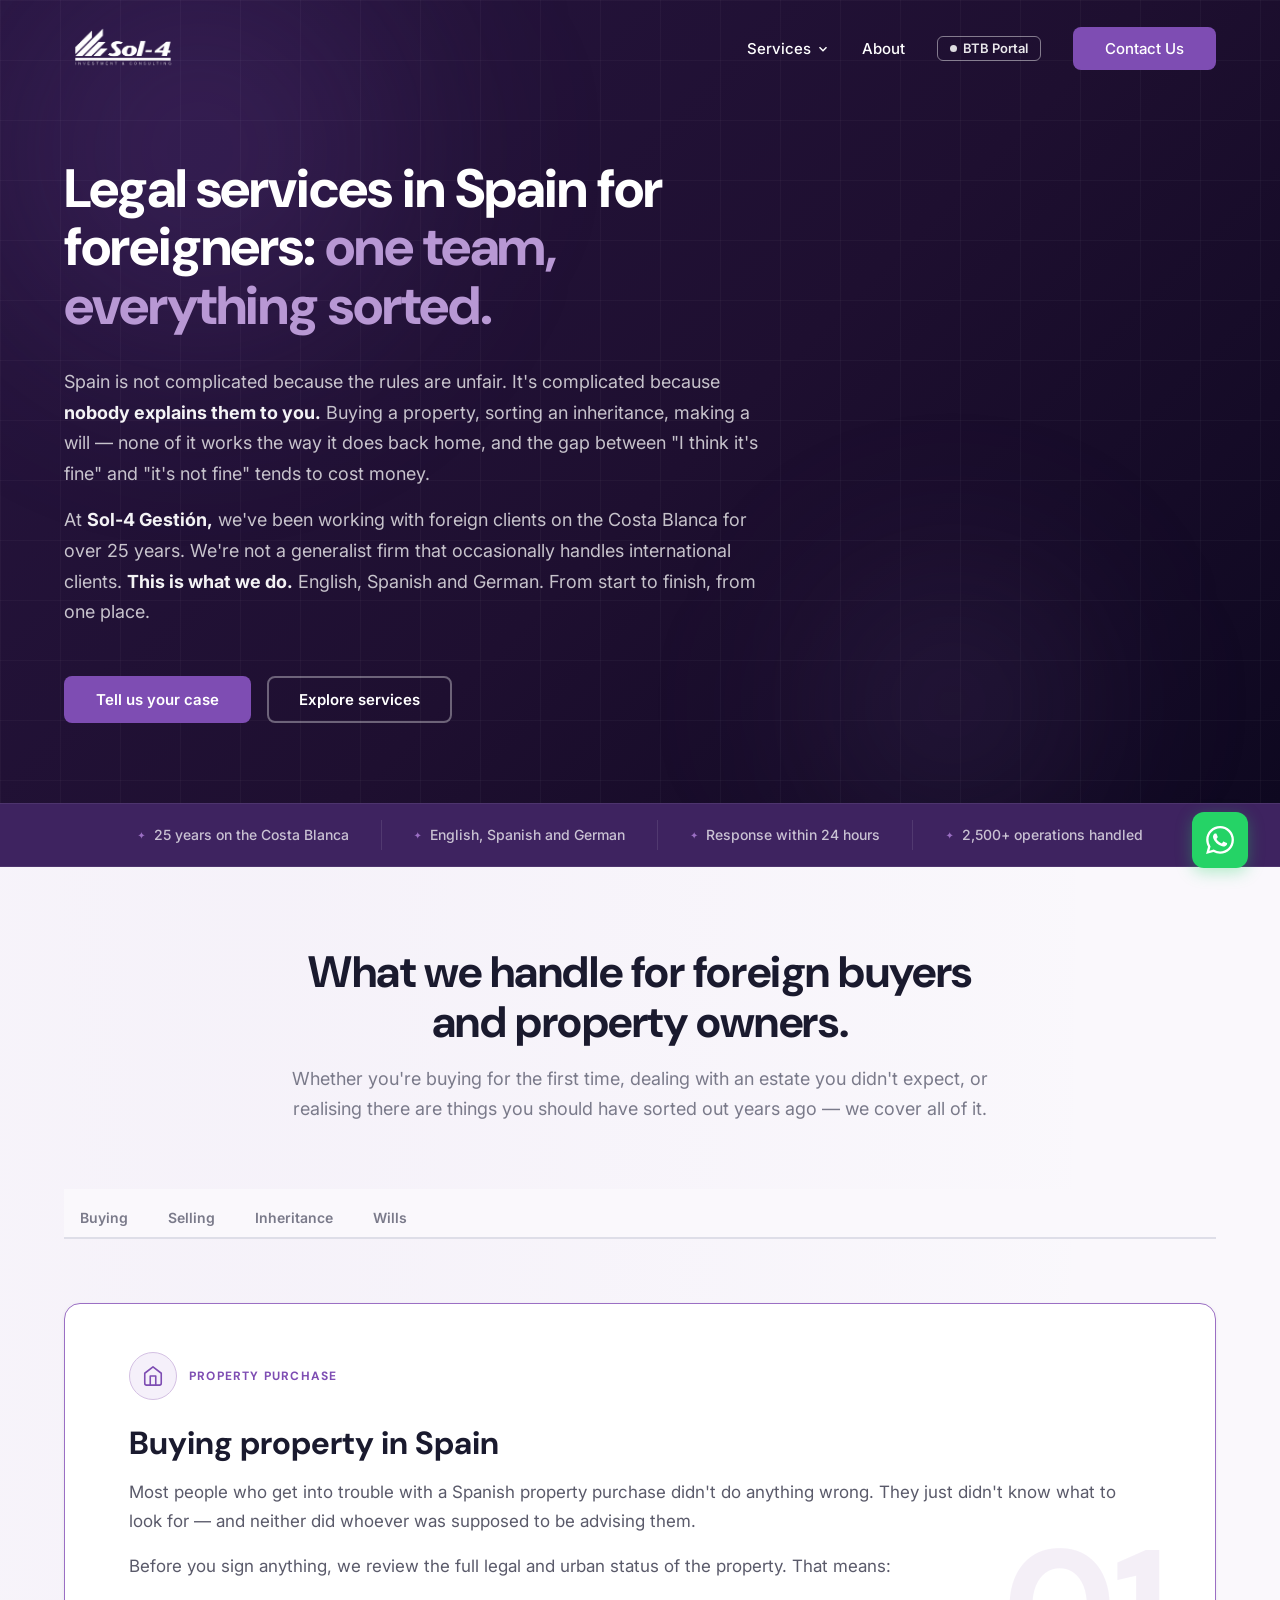
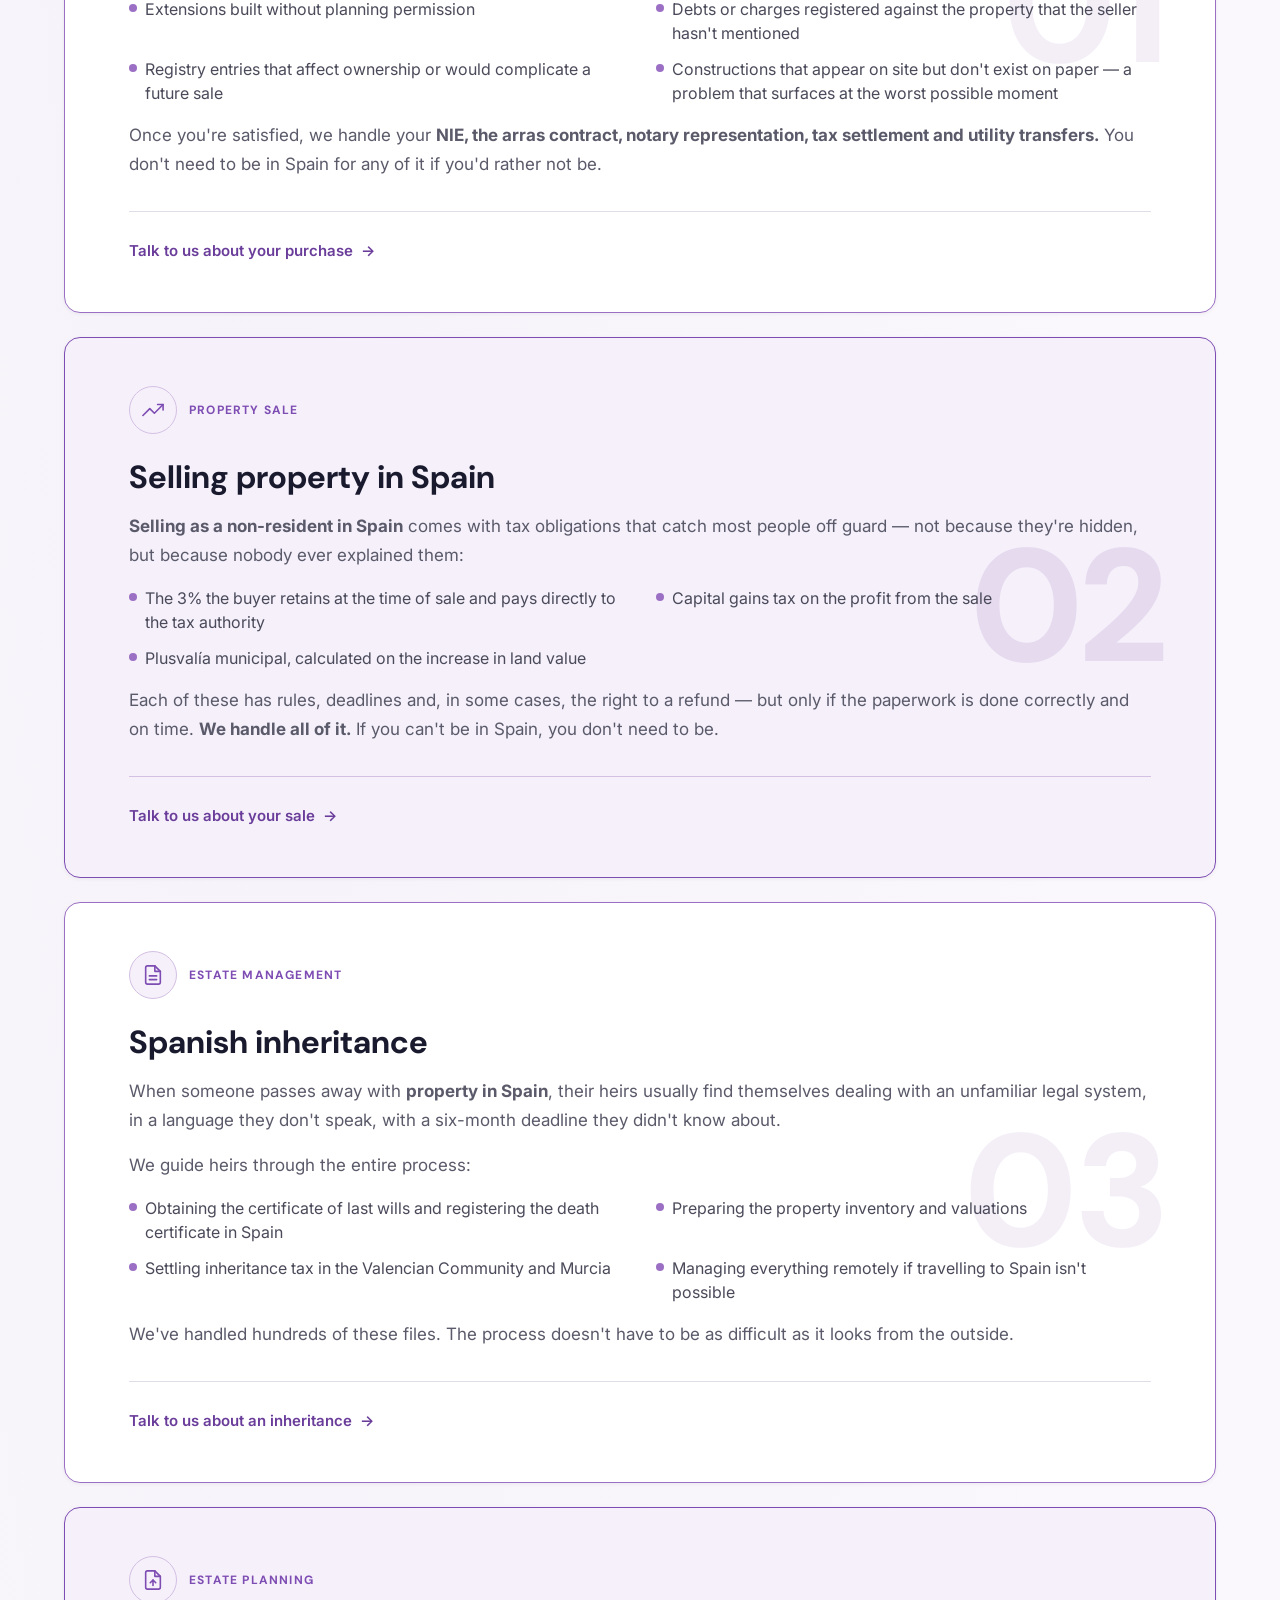
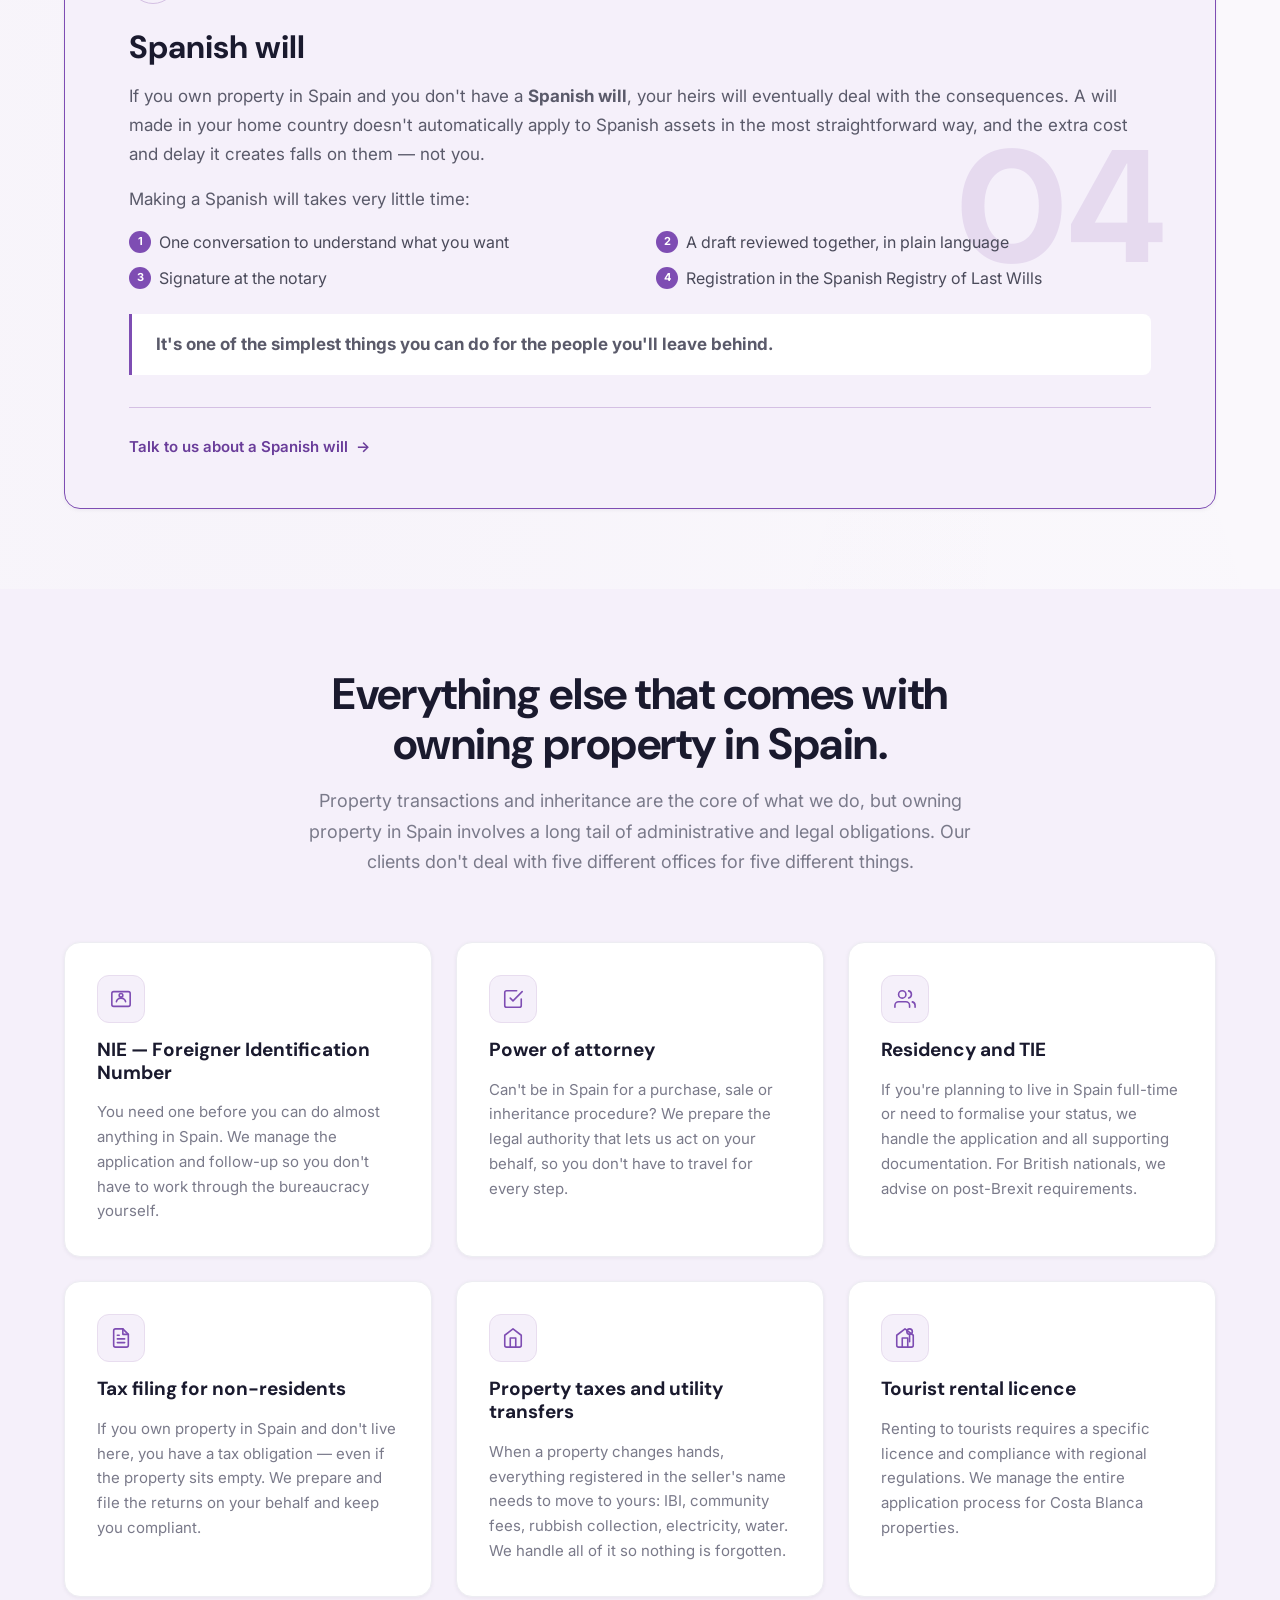
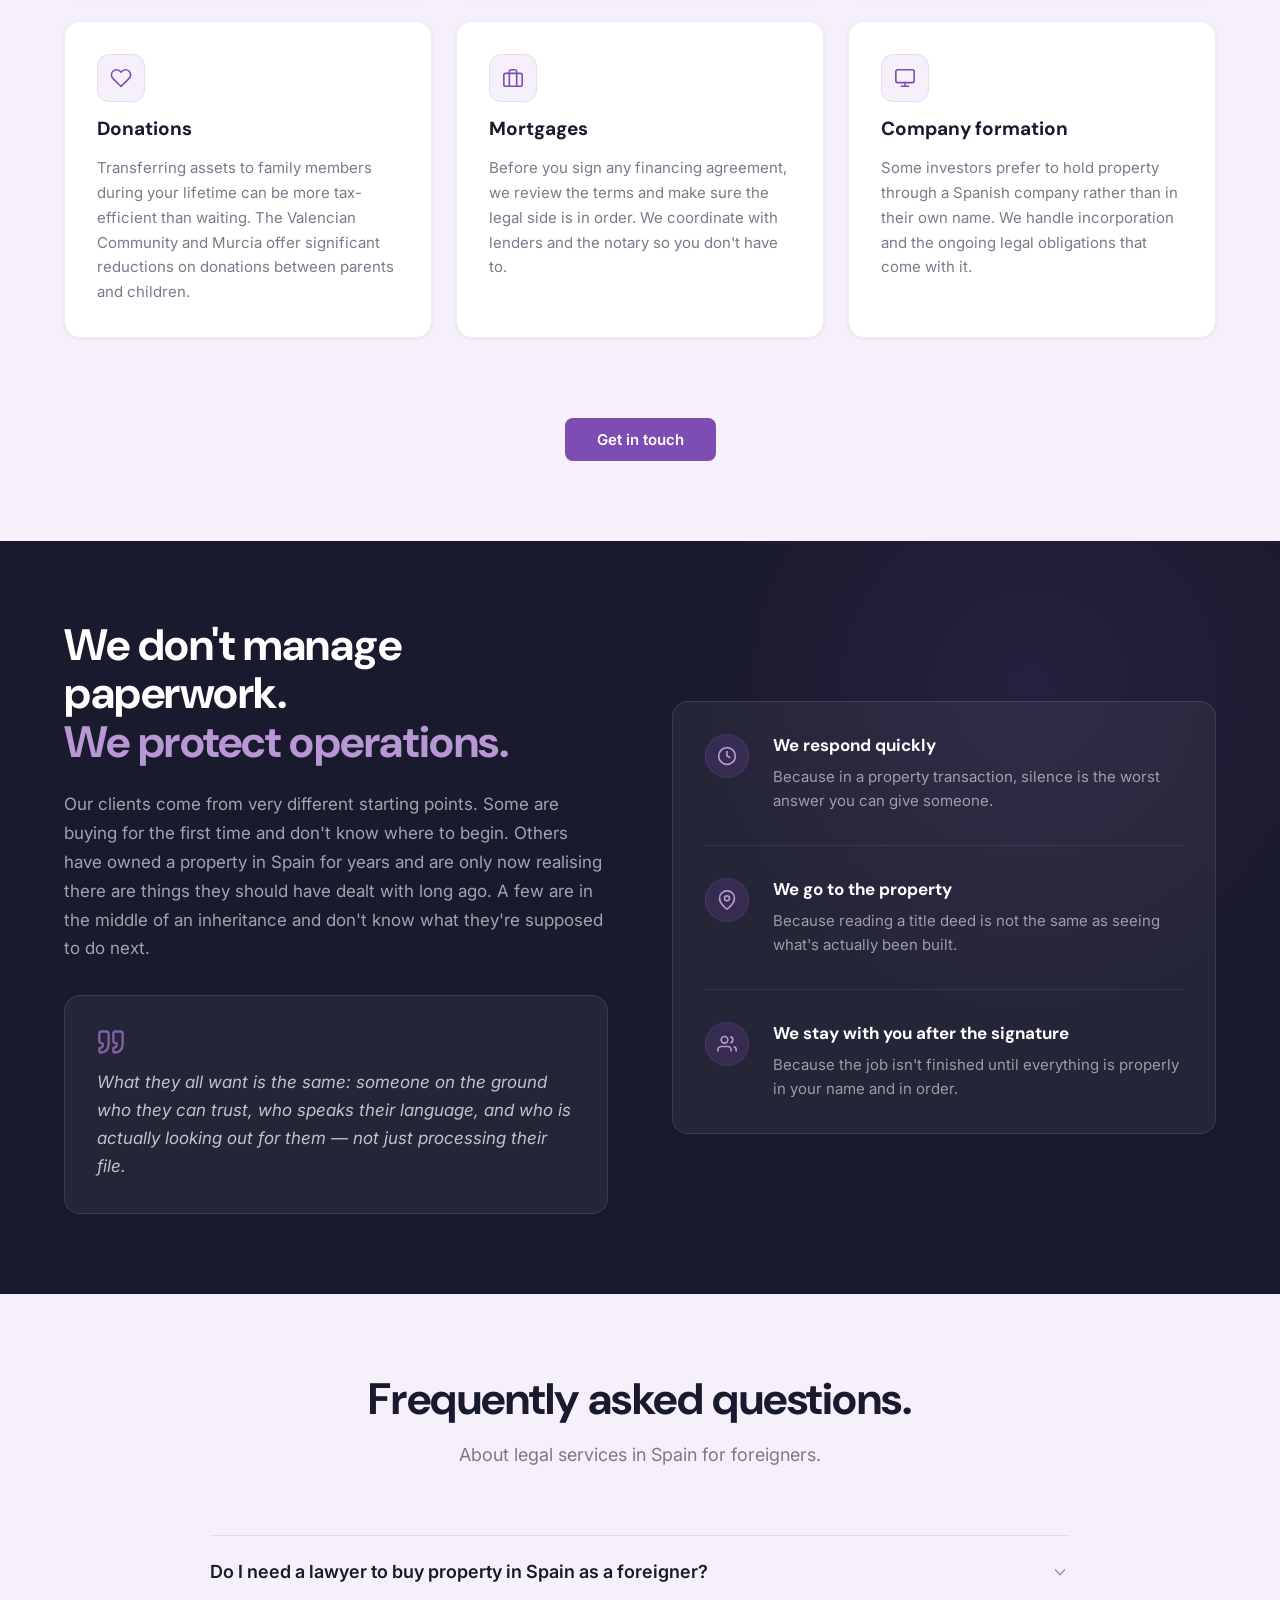
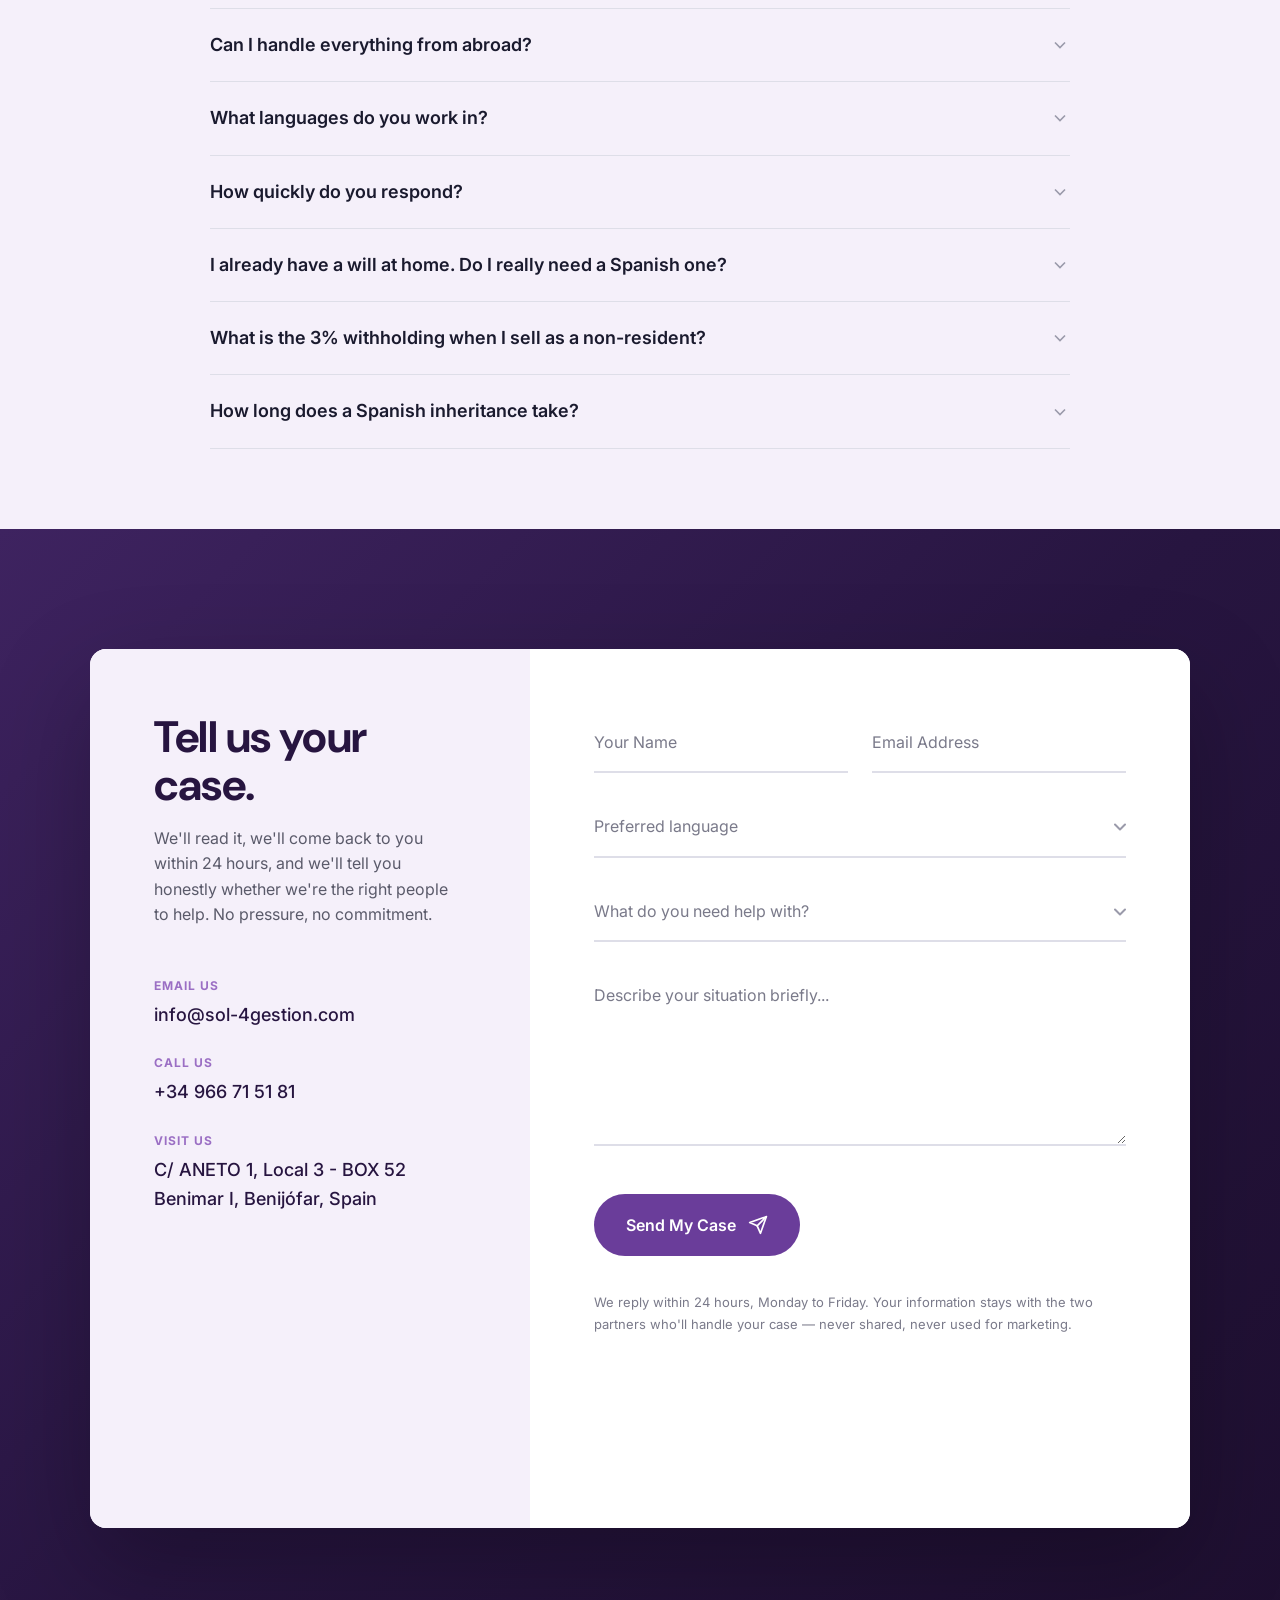
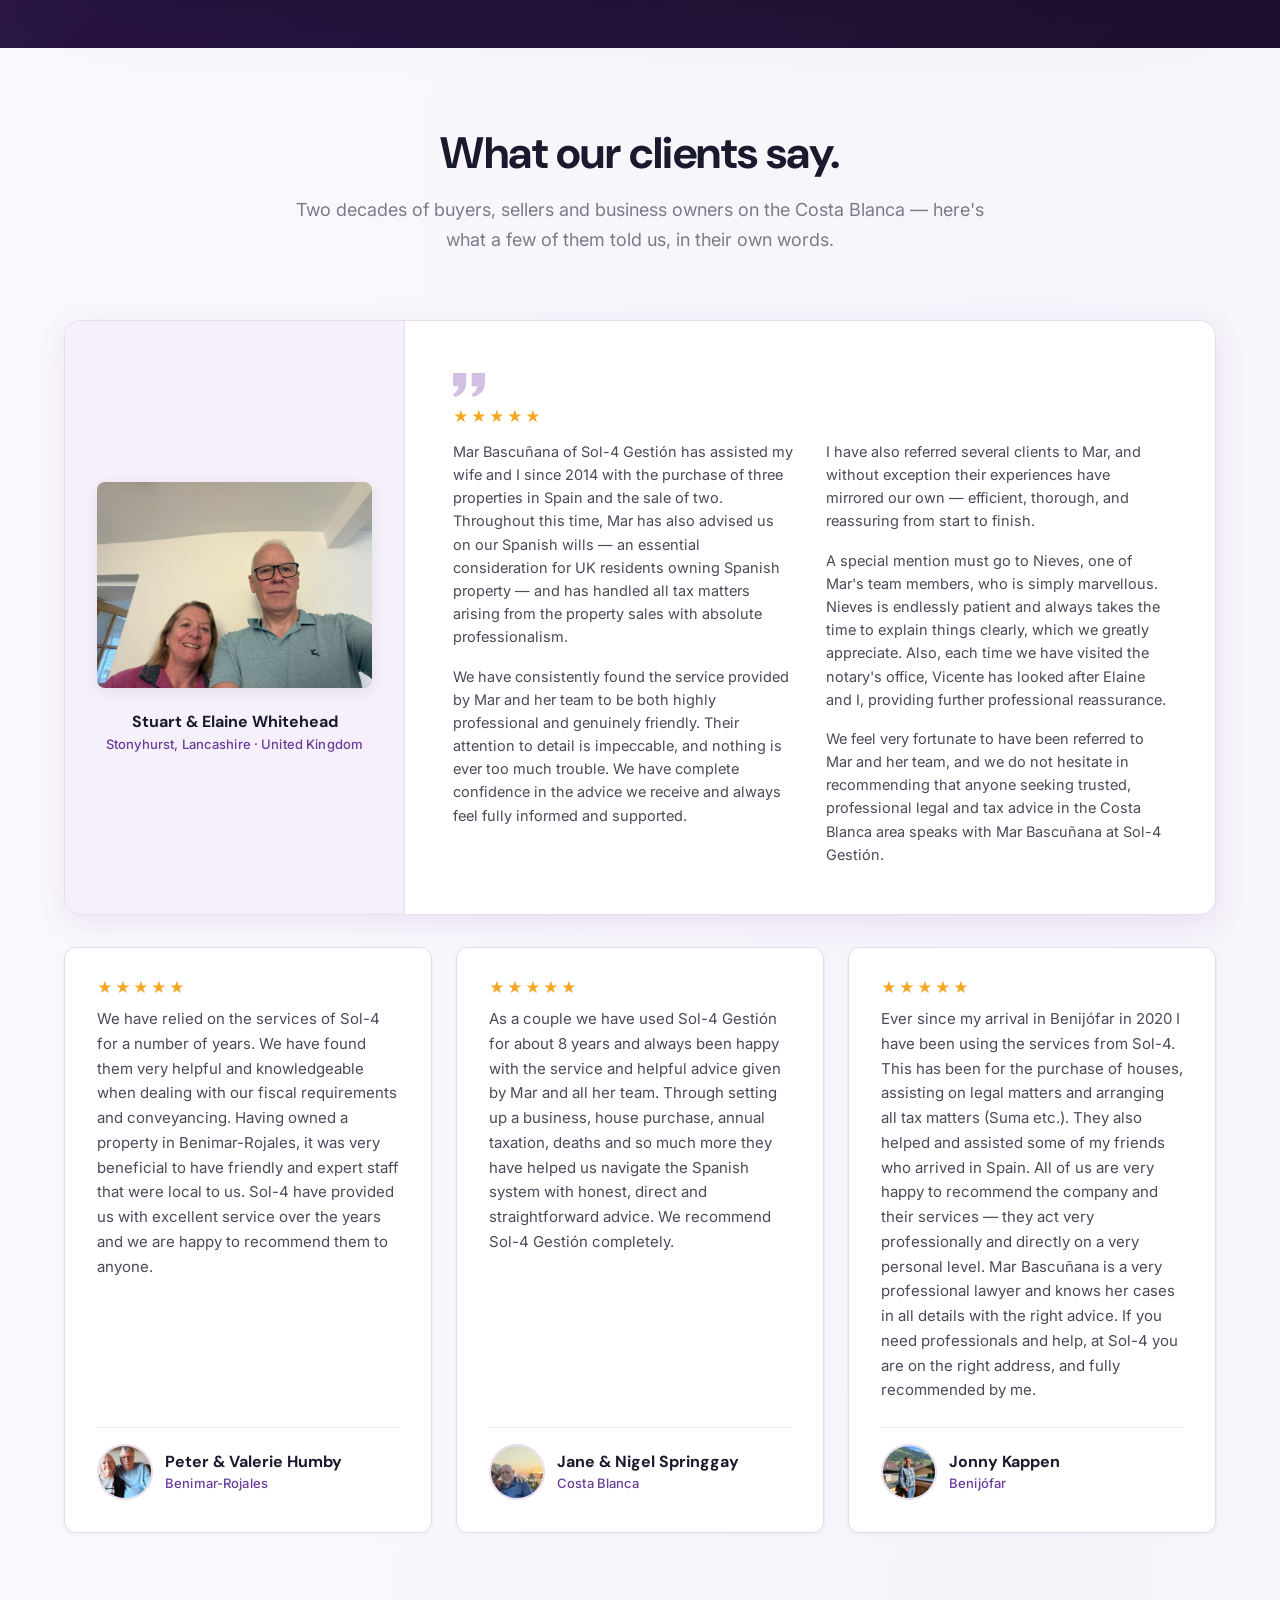
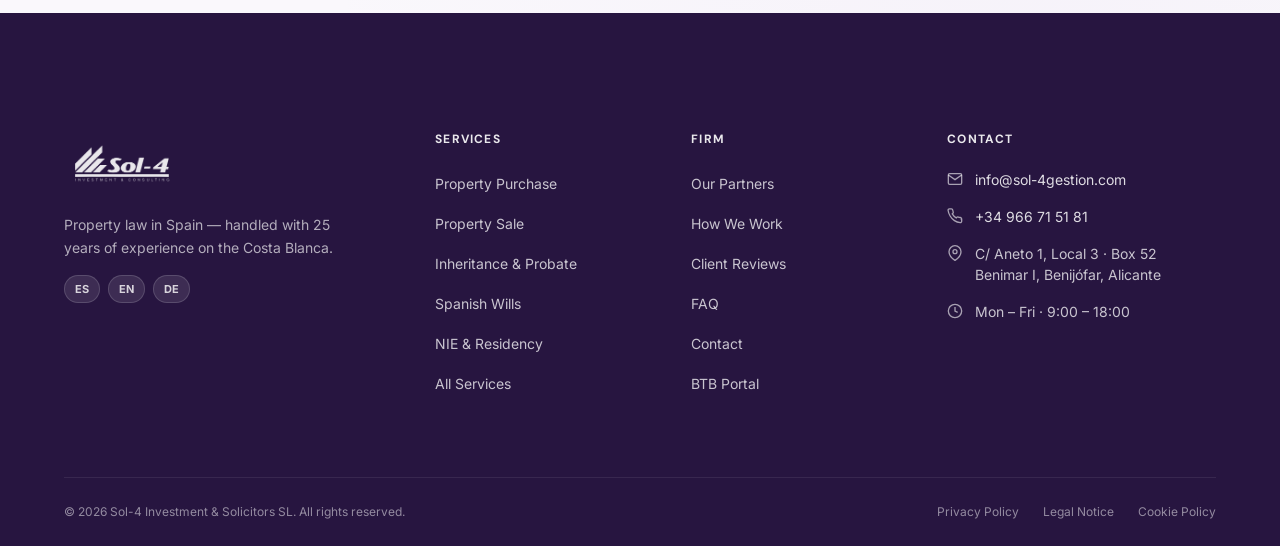
<file: pages/services-container/index.html>
<!DOCTYPE html>
<html lang="en">

<head>
  <meta charset="UTF-8">
  <meta name="viewport" content="width=device-width,initial-scale=1">
  <title>Legal Services in Spain for Foreigners — Sol-4 Investment &amp; Solicitors</title>
  <meta name="description"
    content="Property law, inheritance, wills and tax services in Spain for foreign buyers, sellers and heirs. 25 years on the Costa Blanca. English, Spanish and German.">
  <link rel="preconnect" href="https://fonts.googleapis.com">
  <link rel="preconnect" href="https://fonts.gstatic.com" crossorigin>
  <link href="https://fonts.googleapis.com/css2?family=DM+Sans:wght@700&family=Inter:wght@400;500;600;700&display=swap"
    rel="stylesheet">
  <link rel="stylesheet" href="styles.css">
</head>

<body>

  <!-- ═══ HEADER ═══ -->
  <header class="site-header" id="site-header">
    <div class="container header-inner">
      <a href="../../pages/home/index.html" aria-label="Sol-4 Home">
        <img src="../../assets/logo/logo-sol-4.png" alt="Sol-4 Logo" class="logo">
      </a>
      <nav class="nav-links" id="nav-links">
        <div class="nav-dropdown">
          <button class="nav-dropdown-trigger" aria-expanded="false">
            Services
            <svg xmlns="http://www.w3.org/2000/svg" width="14" height="14" viewBox="0 0 24 24" fill="none"
              stroke="currentColor" stroke-width="2.5">
              <polyline points="6 9 12 15 18 9" />
            </svg>
          </button>
          <div class="nav-dropdown-menu">
            <div class="dropdown-col">
              <span class="dropdown-label">Additional Services</span>
              <a href="../nie-spain/index.html" class="dropdown-link">NIE Spain</a>
              <a href="../notary-representation-spain/index.html" class="dropdown-link">Notary Representation</a>
              <a href="../urban-legal-checks/index.html" class="dropdown-link">Urban &amp; Legal Checks</a>
            </div>
            <div class="dropdown-col">
              <span class="dropdown-label">Business Advisory</span>
              <a href="../advisory/index.html" class="dropdown-link">Advisory</a>
              <a href="../tax-accounting/index.html" class="dropdown-link">Tax &amp; Accounting</a>
              <a href="../company-formation/index.html" class="dropdown-link">Company Formation</a>
              <a href="../labour-law/index.html" class="dropdown-link">Labour Law</a>
            </div>
            <div class="dropdown-all">
              <a href="../services-container/index.html" class="dropdown-all-link nav-active">All services →</a>
            </div>
          </div>
        </div>
        <a href="../about-us/index.html">About</a>
        <a href="https://sol-4gestion.biloop.es" class="nav-biloop" target="_blank" rel="noopener">BTB Portal</a>
        <a href="../contact/index.html" class="btn btn-primary">Contact Us</a>
      </nav>
      <button class="mobile-toggle" id="mobile-toggle" aria-label="Menu">
        <span></span><span></span><span></span>
      </button>
    </div>
  </header>

  <!-- ═══ PAGE HERO ═══ -->
  <section class="page-hero" id="page-hero">
    <div class="ph-bg">
      <div class="ph-glow ph-glow-1"></div>
      <div class="ph-glow ph-glow-2"></div>
      <div class="ph-grid"></div>
    </div>
    <div class="container">
      <div class="ph-inner">

        <h1>Legal services in Spain for foreigners: <span class="ph-accent">one team, everything&nbsp;sorted.</span>
        </h1>
        <p class="ph-body">Spain is not complicated because the rules are unfair. It's complicated because <strong>nobody
            explains them to you.</strong> Buying a property, sorting an inheritance, making a will — none of it works
          the way it does back home, and the gap between "I think it's fine" and "it's not fine" tends to cost
          money.</p>
        <p class="ph-body">At <strong>Sol-4 Gestión,</strong> we've been working with foreign clients on the Costa
          Blanca for over 25 years. We're not a generalist firm that occasionally handles international clients.
          <strong>This is what we do.</strong> English, Spanish and German. From start to finish, from one place.
        </p>
        <div class="ph-ctas">
          <a href="#contact" class="btn btn-primary">Tell us your case</a>
          <a href="#services" class="btn btn-secondary">Explore services</a>
        </div>
      </div>
    </div>
  </section>

  <!-- ═══ TRUST STRIP ═══ -->
  <div class="svc-strip">
    <div class="container">
      <ul class="svc-strip-list">
        <li><span class="strip-diamond">✦</span>25 years on the Costa Blanca</li>
        <li><span class="strip-diamond">✦</span>English, Spanish and German</li>
        <li><span class="strip-diamond">✦</span>Response within 24 hours</li>
        <li><span class="strip-diamond">✦</span>2,500+ operations handled</li>
      </ul>
    </div>
  </div>

  <!-- ═══ SECTION: CORE SERVICES ═══ -->
  <section class="section" id="services">
    <div class="container">
      <div class="section-header reveal">
        <h2>What we handle for foreign buyers and property owners.</h2>
        <p>Whether you're buying for the first time, dealing with an estate you didn't expect, or realising there are
          things you should have sorted out years ago — we cover all of it.</p>
      </div>

      <!-- Service tab nav -->
      <nav class="svc-tab-nav" id="svc-tab-nav" aria-label="Jump to service">
        <a href="#buying" class="svc-tab">Buying</a>
        <a href="#selling" class="svc-tab">Selling</a>
        <a href="#inheritance" class="svc-tab">Inheritance</a>
        <a href="#wills" class="svc-tab">Wills</a>
      </nav>

      <div class="svc-blocks">

        <!-- 01 — Buying -->
        <article class="svc-block reveal" id="buying">
          <div class="svc-block-deco">01</div>
          <div class="svc-block-top">
            <div class="svc-icon-ring">
              <svg xmlns="http://www.w3.org/2000/svg" width="22" height="22" viewBox="0 0 24 24" fill="none"
                stroke="currentColor" stroke-width="1.75" stroke-linecap="round" stroke-linejoin="round">
                <path d="M3 9l9-7 9 7v11a2 2 0 0 1-2 2H5a2 2 0 0 1-2-2z" />
                <polyline points="9 22 9 12 15 12 15 22" />
              </svg>
            </div>
            <span class="svc-category-tag">Property Purchase</span>
          </div>
          <div class="svc-block-content">
            <h3>Buying property in Spain</h3>
            <p class="svc-lead">Most people who get into trouble with a Spanish property purchase didn't do anything
              wrong. They just didn't know what to look for — and neither did whoever was supposed to be advising
              them.</p>
            <p>Before you sign anything, we review the full legal and urban status of the property. That means:</p>
            <ul class="svc-list">
              <li>Extensions built without planning permission</li>
              <li>Debts or charges registered against the property that the seller hasn't mentioned</li>
              <li>Registry entries that affect ownership or would complicate a future sale</li>
              <li>Constructions that appear on site but don't exist on paper — a problem that surfaces at the worst
                possible moment</li>
            </ul>
            <p>Once you're satisfied, we handle your <strong>NIE, the arras contract, notary representation, tax
                settlement and utility transfers.</strong> You don't need to be in Spain for any of it if you'd rather
              not be.</p>
          </div>
          <div class="svc-block-footer">
            <a href="#contact" class="svc-cta-link">Talk to us about your purchase <span>→</span></a>
          </div>
        </article>

        <!-- 02 — Selling -->
        <article class="svc-block svc-block-tinted reveal reveal-delay-1" id="selling">
          <div class="svc-block-deco">02</div>
          <div class="svc-block-top">
            <div class="svc-icon-ring">
              <svg xmlns="http://www.w3.org/2000/svg" width="22" height="22" viewBox="0 0 24 24" fill="none"
                stroke="currentColor" stroke-width="1.75" stroke-linecap="round" stroke-linejoin="round">
                <polyline points="23 6 13.5 15.5 8.5 10.5 1 18" />
                <polyline points="17 6 23 6 23 12" />
              </svg>
            </div>
            <span class="svc-category-tag">Property Sale</span>
          </div>
          <div class="svc-block-content">
            <h3>Selling property in Spain</h3>
            <p class="svc-lead"><strong>Selling as a non-resident in Spain</strong> comes with tax obligations that
              catch most people off guard — not because they're hidden, but because nobody ever explained them:</p>
            <ul class="svc-list">
              <li>The 3% the buyer retains at the time of sale and pays directly to the tax authority</li>
              <li>Capital gains tax on the profit from the sale</li>
              <li>Plusvalía municipal, calculated on the increase in land value</li>
            </ul>
            <p>Each of these has rules, deadlines and, in some cases, the right to a refund — but only if the paperwork
              is done correctly and on time. <strong>We handle all of it.</strong> If you can't be in Spain, you don't
              need to be.</p>
          </div>
          <div class="svc-block-footer">
            <a href="#contact" class="svc-cta-link">Talk to us about your sale <span>→</span></a>
          </div>
        </article>

        <!-- 03 — Inheritance -->
        <article class="svc-block reveal" id="inheritance">
          <div class="svc-block-deco">03</div>
          <div class="svc-block-top">
            <div class="svc-icon-ring">
              <svg xmlns="http://www.w3.org/2000/svg" width="22" height="22" viewBox="0 0 24 24" fill="none"
                stroke="currentColor" stroke-width="1.75" stroke-linecap="round" stroke-linejoin="round">
                <path d="M14 2H6a2 2 0 0 0-2 2v16a2 2 0 0 0 2 2h12a2 2 0 0 0 2-2V8z" />
                <polyline points="14 2 14 8 20 8" />
                <line x1="16" y1="13" x2="8" y2="13" />
                <line x1="16" y1="17" x2="8" y2="17" />
              </svg>
            </div>
            <span class="svc-category-tag">Estate Management</span>
          </div>
          <div class="svc-block-content">
            <h3>Spanish inheritance</h3>
            <p class="svc-lead">When someone passes away with <strong>property in Spain</strong>, their heirs usually
              find themselves dealing with an unfamiliar legal system, in a language they don't speak, with a six-month
              deadline they didn't know about.</p>
            <p>We guide heirs through the entire process:</p>
            <ul class="svc-list">
              <li>Obtaining the certificate of last wills and registering the death certificate in Spain</li>
              <li>Preparing the property inventory and valuations</li>
              <li>Settling inheritance tax in the Valencian Community and Murcia</li>
              <li>Managing everything remotely if travelling to Spain isn't possible</li>
            </ul>
            <p>We've handled hundreds of these files. The process doesn't have to be as difficult as it looks from the
              outside.</p>
          </div>
          <div class="svc-block-footer">
            <a href="#contact" class="svc-cta-link">Talk to us about an inheritance <span>→</span></a>
          </div>
        </article>

        <!-- 04 — Wills -->
        <article class="svc-block svc-block-tinted reveal reveal-delay-1" id="wills">
          <div class="svc-block-deco">04</div>
          <div class="svc-block-top">
            <div class="svc-icon-ring">
              <svg xmlns="http://www.w3.org/2000/svg" width="22" height="22" viewBox="0 0 24 24" fill="none"
                stroke="currentColor" stroke-width="1.75" stroke-linecap="round" stroke-linejoin="round">
                <path d="M14 2H6a2 2 0 0 0-2 2v16a2 2 0 0 0 2 2h12a2 2 0 0 0 2-2V8z" />
                <polyline points="14 2 14 8 20 8" />
                <path d="M12 18v-6" />
                <path d="M9 15l3-3 3 3" />
              </svg>
            </div>
            <span class="svc-category-tag">Estate Planning</span>
          </div>
          <div class="svc-block-content">
            <h3>Spanish will</h3>
            <p class="svc-lead">If you own property in Spain and you don't have a <strong>Spanish will</strong>, your
              heirs will eventually deal with the consequences. A will made in your home country doesn't automatically
              apply to Spanish assets in the most straightforward way, and the extra cost and delay it creates falls on
              them — not you.</p>
            <p>Making a Spanish will takes very little time:</p>
            <ul class="svc-list svc-list-ordered">
              <li>One conversation to understand what you want</li>
              <li>A draft reviewed together, in plain language</li>
              <li>Signature at the notary</li>
              <li>Registration in the Spanish Registry of Last Wills</li>
            </ul>
            <p class="svc-callout"><strong>It's one of the simplest things you can do for the people you'll leave
                behind.</strong></p>
          </div>
          <div class="svc-block-footer">
            <a href="#contact" class="svc-cta-link">Talk to us about a Spanish will <span>→</span></a>
          </div>
        </article>

      </div>
    </div>
  </section>

  <!-- ═══ SECTION: ADDITIONAL SERVICES ═══ -->
  <section class="section section-alt" id="additional">
    <div class="container">
      <div class="section-header reveal">
        <h2>Everything else that comes with owning property in Spain.</h2>
        <p>Property transactions and inheritance are the core of what we do, but owning property in Spain involves a
          long tail of administrative and legal obligations. Our clients don't deal with five different offices for five
          different things.</p>
      </div>

      <div class="add-grid">

        <div class="add-card reveal" id="nie">
          <div class="add-card-icon">
            <svg xmlns="http://www.w3.org/2000/svg" width="22" height="22" viewBox="0 0 24 24" fill="none"
              stroke="currentColor" stroke-width="1.75" stroke-linecap="round" stroke-linejoin="round">
              <rect x="2" y="4" width="20" height="16" rx="2" />
              <path d="M7 15s.5-4 5-4 5 4 5 4" />
              <circle cx="12" cy="8" r="2" />
            </svg>
          </div>
          <h4>NIE — Foreigner Identification Number</h4>
          <p>You need one before you can do almost anything in Spain. We manage the application and follow-up so you
            don't have to work through the bureaucracy yourself.</p>
        </div>

        <div class="add-card reveal reveal-delay-1" id="poa">
          <div class="add-card-icon">
            <svg xmlns="http://www.w3.org/2000/svg" width="22" height="22" viewBox="0 0 24 24" fill="none"
              stroke="currentColor" stroke-width="1.75" stroke-linecap="round" stroke-linejoin="round">
              <path
                d="M9 11l3 3L22 4" />
              <path d="M21 12v7a2 2 0 0 1-2 2H5a2 2 0 0 1-2-2V5a2 2 0 0 1 2-2h11" />
            </svg>
          </div>
          <h4>Power of attorney</h4>
          <p>Can't be in Spain for a purchase, sale or inheritance procedure? We prepare the legal authority that lets
            us act on your behalf, so you don't have to travel for every step.</p>
        </div>

        <div class="add-card reveal reveal-delay-2">
          <div class="add-card-icon">
            <svg xmlns="http://www.w3.org/2000/svg" width="22" height="22" viewBox="0 0 24 24" fill="none"
              stroke="currentColor" stroke-width="1.75" stroke-linecap="round" stroke-linejoin="round">
              <path d="M17 21v-2a4 4 0 0 0-4-4H5a4 4 0 0 0-4 4v2" />
              <circle cx="9" cy="7" r="4" />
              <path d="M23 21v-2a4 4 0 0 0-3-3.87" />
              <path d="M16 3.13a4 4 0 0 1 0 7.75" />
            </svg>
          </div>
          <h4>Residency and TIE</h4>
          <p>If you're planning to live in Spain full-time or need to formalise your status, we handle the application
            and all supporting documentation. For British nationals, we advise on post-Brexit requirements.</p>
        </div>

        <div class="add-card reveal">
          <div class="add-card-icon">
            <svg xmlns="http://www.w3.org/2000/svg" width="22" height="22" viewBox="0 0 24 24" fill="none"
              stroke="currentColor" stroke-width="1.75" stroke-linecap="round" stroke-linejoin="round">
              <path d="M14 2H6a2 2 0 0 0-2 2v16a2 2 0 0 0 2 2h12a2 2 0 0 0 2-2V8z" />
              <polyline points="14 2 14 8 20 8" />
              <line x1="16" y1="13" x2="8" y2="13" />
              <line x1="16" y1="17" x2="8" y2="17" />
              <line x1="10" y1="9" x2="8" y2="9" />
            </svg>
          </div>
          <h4>Tax filing for non-residents</h4>
          <p>If you own property in Spain and don't live here, you have a tax obligation — even if the property sits
            empty. We prepare and file the returns on your behalf and keep you compliant.</p>
        </div>

        <div class="add-card reveal reveal-delay-1">
          <div class="add-card-icon">
            <svg xmlns="http://www.w3.org/2000/svg" width="22" height="22" viewBox="0 0 24 24" fill="none"
              stroke="currentColor" stroke-width="1.75" stroke-linecap="round" stroke-linejoin="round">
              <path d="M3 9l9-7 9 7v11a2 2 0 0 1-2 2H5a2 2 0 0 1-2-2z" />
              <polyline points="9 22 9 12 15 12 15 22" />
            </svg>
          </div>
          <h4>Property taxes and utility transfers</h4>
          <p>When a property changes hands, everything registered in the seller's name needs to move to yours: IBI,
            community fees, rubbish collection, electricity, water. We handle all of it so nothing is forgotten.</p>
        </div>

        <div class="add-card reveal reveal-delay-2">
          <div class="add-card-icon">
            <svg xmlns="http://www.w3.org/2000/svg" width="22" height="22" viewBox="0 0 24 24" fill="none"
              stroke="currentColor" stroke-width="1.75" stroke-linecap="round" stroke-linejoin="round">
              <path d="M3 9l9-7 9 7v11a2 2 0 0 1-2 2H5a2 2 0 0 1-2-2z" />
              <path d="M9 22V12h6v10" />
              <circle cx="17" cy="5" r="3" />
              <path d="M17 8v8" />
            </svg>
          </div>
          <h4>Tourist rental licence</h4>
          <p>Renting to tourists requires a specific licence and compliance with regional regulations. We manage the
            entire application process for Costa Blanca properties.</p>
        </div>

        <div class="add-card reveal">
          <div class="add-card-icon">
            <svg xmlns="http://www.w3.org/2000/svg" width="22" height="22" viewBox="0 0 24 24" fill="none"
              stroke="currentColor" stroke-width="1.75" stroke-linecap="round" stroke-linejoin="round">
              <path
                d="M20.84 4.61a5.5 5.5 0 0 0-7.78 0L12 5.67l-1.06-1.06a5.5 5.5 0 0 0-7.78 7.78l1.06 1.06L12 21.23l7.78-7.78 1.06-1.06a5.5 5.5 0 0 0 0-7.78z" />
            </svg>
          </div>
          <h4>Donations</h4>
          <p>Transferring assets to family members during your lifetime can be more tax-efficient than waiting. The
            Valencian Community and Murcia offer significant reductions on donations between parents and children.</p>
        </div>

        <div class="add-card reveal reveal-delay-1">
          <div class="add-card-icon">
            <svg xmlns="http://www.w3.org/2000/svg" width="22" height="22" viewBox="0 0 24 24" fill="none"
              stroke="currentColor" stroke-width="1.75" stroke-linecap="round" stroke-linejoin="round">
              <rect x="2" y="7" width="20" height="14" rx="2" ry="2" />
              <path d="M16 21V5a2 2 0 0 0-2-2h-4a2 2 0 0 0-2 2v16" />
            </svg>
          </div>
          <h4>Mortgages</h4>
          <p>Before you sign any financing agreement, we review the terms and make sure the legal side is in order. We
            coordinate with lenders and the notary so you don't have to.</p>
        </div>

        <div class="add-card reveal reveal-delay-2">
          <div class="add-card-icon">
            <svg xmlns="http://www.w3.org/2000/svg" width="22" height="22" viewBox="0 0 24 24" fill="none"
              stroke="currentColor" stroke-width="1.75" stroke-linecap="round" stroke-linejoin="round">
              <rect x="2" y="3" width="20" height="14" rx="2" />
              <line x1="8" y1="21" x2="16" y2="21" />
              <line x1="12" y1="17" x2="12" y2="21" />
            </svg>
          </div>
          <h4>Company formation</h4>
          <p>Some investors prefer to hold property through a Spanish company rather than in their own name. We handle
            incorporation and the ongoing legal obligations that come with it.</p>
        </div>

      </div>

      <div class="add-cta reveal">
        <a href="#contact" class="btn btn-primary">Get in touch</a>
      </div>
    </div>
  </section>

  <!-- ═══ SECTION: TRUST PLEDGE ═══ -->
  <section class="section pledge-section" id="trust">
    <div class="container">
      <div class="pledge-layout">

        <div class="pledge-left reveal">
          <h2>We don't manage paperwork.<br>
            <span class="lila-text">We protect&nbsp;operations.</span>
          </h2>
          <p class="pledge-intro">Our clients come from very different starting points. Some are buying for the first
            time and don't know where to begin. Others have owned a property in Spain for years and are only now
            realising there are things they should have dealt with long ago. A few are in the middle of an inheritance
            and don't know what they're supposed to do next.</p>
          <div class="pledge-quote-card">
            <svg class="quote-icon" xmlns="http://www.w3.org/2000/svg" width="28" height="28" viewBox="0 0 24 24"
              fill="none" stroke="currentColor" stroke-width="2" stroke-linecap="round" stroke-linejoin="round">
              <path
                d="M3 21c3 0 7-1 7-8V5c0-1.25-.756-2.017-2-2H4c-1.25 0-2 .75-2 1.972V11c0 1.25.75 2 2 2 1 0 1 0 1 1v1c0 1-1 2-2 2s-1 .008-1 1.031V20c0 1 0 1 1 1z" />
              <path
                d="M15 21c3 0 7-1 7-8V5c0-1.25-.757-2.017-2-2h-4c-1.25 0-2 .75-2 1.972V11c0 1.25.75 2 2 2h.75c0 2.25.25 4-2.75 4v3c0 1 0 1 1 1z" />
            </svg>
            <p>What they all want is the same: someone on the ground who they can trust, who speaks their language, and
              who is actually looking out for them — not just processing their file.</p>
          </div>
        </div>

        <div class="pledge-right reveal reveal-delay-1">
          <div class="pledge-card">
            <div class="pledge-item">
              <div class="pledge-item-icon">
                <svg xmlns="http://www.w3.org/2000/svg" width="20" height="20" viewBox="0 0 24 24" fill="none"
                  stroke="currentColor" stroke-width="2">
                  <circle cx="12" cy="12" r="10" />
                  <polyline points="12 6 12 12 16 14" />
                </svg>
              </div>
              <div>
                <h5>We respond quickly</h5>
                <p>Because in a property transaction, silence is the worst answer you can give someone.</p>
              </div>
            </div>
            <div class="pledge-divider"></div>
            <div class="pledge-item">
              <div class="pledge-item-icon">
                <svg xmlns="http://www.w3.org/2000/svg" width="20" height="20" viewBox="0 0 24 24" fill="none"
                  stroke="currentColor" stroke-width="2">
                  <path d="M21 10c0 7-9 13-9 13s-9-6-9-13a9 9 0 0 1 18 0z" />
                  <circle cx="12" cy="10" r="3" />
                </svg>
              </div>
              <div>
                <h5>We go to the property</h5>
                <p>Because reading a title deed is not the same as seeing what's actually been built.</p>
              </div>
            </div>
            <div class="pledge-divider"></div>
            <div class="pledge-item">
              <div class="pledge-item-icon">
                <svg xmlns="http://www.w3.org/2000/svg" width="20" height="20" viewBox="0 0 24 24" fill="none"
                  stroke="currentColor" stroke-width="2">
                  <path d="M17 21v-2a4 4 0 0 0-4-4H5a4 4 0 0 0-4 4v2" />
                  <circle cx="9" cy="7" r="4" />
                  <path d="M23 21v-2a4 4 0 0 0-3-3.87" />
                  <path d="M16 3.13a4 4 0 0 1 0 7.75" />
                </svg>
              </div>
              <div>
                <h5>We stay with you after the signature</h5>
                <p>Because the job isn't finished until everything is properly in your name and in order.</p>
              </div>
            </div>
          </div>
        </div>

      </div>
    </div>
  </section>

  <!-- ═══ SECTION: FAQ ═══ -->
  <section class="section section-alt" id="faq">
    <div class="container">
      <div class="section-header reveal">
        <h2>Frequently asked questions.</h2>
        <p>About legal services in Spain for foreigners.</p>
      </div>

      <div class="faq-list reveal">

        <div class="faq-item">
          <button class="faq-q" aria-expanded="false">
            <span>Do I need a lawyer to buy property in Spain as a foreigner?</span>
            <svg class="faq-chevron" width="20" height="20" viewBox="0 0 24 24" fill="none" stroke="currentColor"
              stroke-width="2">
              <polyline points="6 9 12 15 18 9" />
            </svg>
          </button>
          <div class="faq-a" hidden>
            <p>It's not a legal requirement. But a lawyer who is working for you — not for the seller, not for the
              agent — is the only person at that table whose job it is to find the problems. Without one, you're
              trusting that everything is fine without anyone actually checking. Most of the time it is. When it isn't,
              it's rarely a small problem.</p>
          </div>
        </div>

        <div class="faq-item">
          <button class="faq-q" aria-expanded="false">
            <span>Can I handle everything from abroad?</span>
            <svg class="faq-chevron" width="20" height="20" viewBox="0 0 24 24" fill="none" stroke="currentColor"
              stroke-width="2">
              <polyline points="6 9 12 15 18 9" />
            </svg>
          </button>
          <div class="faq-a" hidden>
            <p>Yes. Most of our clients never set foot in a Spanish office. With a power of attorney we can act on your
              behalf for purchases, sales, inheritance procedures, tax filings and most administrative matters. You're
              kept informed at every step: you just don't have to travel for it.</p>
          </div>
        </div>

        <div class="faq-item">
          <button class="faq-q" aria-expanded="false">
            <span>What languages do you work in?</span>
            <svg class="faq-chevron" width="20" height="20" viewBox="0 0 24 24" fill="none" stroke="currentColor"
              stroke-width="2">
              <polyline points="6 9 12 15 18 9" />
            </svg>
          </button>
          <div class="faq-a" hidden>
            <p>English, Spanish and German. Every consultation, document and piece of correspondence can be handled in
              whichever of these languages you prefer. You should always understand exactly what you're signing and why.
            </p>
          </div>
        </div>

        <div class="faq-item">
          <button class="faq-q" aria-expanded="false">
            <span>How quickly do you respond?</span>
            <svg class="faq-chevron" width="20" height="20" viewBox="0 0 24 24" fill="none" stroke="currentColor"
              stroke-width="2">
              <polyline points="6 9 12 15 18 9" />
            </svg>
          </button>
          <div class="faq-a" hidden>
            <p>Within 24 hours, Monday to Friday. If your situation is urgent, say so when you write and we'll treat it
              accordingly.</p>
          </div>
        </div>

        <div class="faq-item">
          <button class="faq-q" aria-expanded="false">
            <span>I already have a will at home. Do I really need a Spanish one?</span>
            <svg class="faq-chevron" width="20" height="20" viewBox="0 0 24 24" fill="none" stroke="currentColor"
              stroke-width="2">
              <polyline points="6 9 12 15 18 9" />
            </svg>
          </button>
          <div class="faq-a" hidden>
            <p>In most cases, yes. A foreign will doesn't automatically apply to Spanish assets in the simplest way.
              Without a Spanish will, your heirs may face delays, extra costs and procedures that could have been
              avoided entirely. The process takes one meeting and a signature. It's one of the most straightforward
              things we do, and one of the most useful.</p>
          </div>
        </div>

        <div class="faq-item">
          <button class="faq-q" aria-expanded="false">
            <span>What is the 3% withholding when I sell as a non-resident?</span>
            <svg class="faq-chevron" width="20" height="20" viewBox="0 0 24 24" fill="none" stroke="currentColor"
              stroke-width="2">
              <polyline points="6 9 12 15 18 9" />
            </svg>
          </button>
          <div class="faq-a" hidden>
            <p>When a non-resident sells property in Spain, the buyer is legally required to hold back 3% of the sale
              price and pay it to the tax authority directly. It's an advance payment on capital gains tax. If your
              actual liability is less than 3% — or if you made a loss — you're entitled to a refund. But you have to
              claim it, and within the deadline. We handle the filing and the recovery.</p>
          </div>
        </div>

        <div class="faq-item">
          <button class="faq-q" aria-expanded="false">
            <span>How long does a Spanish inheritance take?</span>
            <svg class="faq-chevron" width="20" height="20" viewBox="0 0 24 24" fill="none" stroke="currentColor"
              stroke-width="2">
              <polyline points="6 9 12 15 18 9" />
            </svg>
          </button>
          <div class="faq-a" hidden>
            <p>The legal deadline for settling inheritance tax is six months from the date of death, extendable by
              another six months if requested in time. The full process — from gathering documents to receiving the
              registered title — typically takes between three and twelve months. Complexity varies considerably. The
              sooner you start, the more options you have.</p>
          </div>
        </div>

      </div>
    </div>
  </section>

  <!-- ═══ SECTION: CONTACT ═══ -->
  <section class="section conversion" id="contact">
    <div class="container">
      <div class="contact-box reveal">
        <div class="contact-info">
          <h2>Tell us your case.</h2>
          <p>We'll read it, we'll come back to you within 24 hours, and we'll tell you honestly whether we're the right
            people to help. No pressure, no commitment.</p>

          <div class="contact-details">
            <div class="detail-item">
              <span class="detail-label">Email Us</span>
              <a href="mailto:info@sol-4gestion.com" class="detail-link">info@sol-4gestion.com</a>
            </div>
            <div class="detail-item">
              <span class="detail-label">Call Us</span>
              <a href="tel:+34966715181" class="detail-link">+34 966 71 51 81</a>
            </div>
            <div class="detail-item">
              <span class="detail-label">Visit Us</span>
              <span class="detail-text">C/ ANETO 1, Local 3 - BOX 52<br>Benimar I, Benijófar, Spain</span>
            </div>
          </div>

          <div class="map-wrapper reveal">
            <iframe
              src="https://www.google.com/maps/embed?pb=!1m18!1m12!1m3!1d3143.43346452296!2d-0.7358482!3d38.0835338!2m3!1f0!2f0!3f0!3m2!1i1024!2i768!4f13.1!3m3!1m2!1s0xd6398f6d7d5d5d5%3A0x6b8f7d5d5d5d5d5!2sCalle%20Aneto%2C%201%2C%2003178%20Benij%C3%B3far%2C%20Alicante!5e0!3m2!1sen!2ses!4v1715095000000!5m2!1sen!2ses"
              width="100%" height="200" style="border:0;" allowfullscreen="" loading="lazy"
              referrerpolicy="no-referrer-when-downgrade">
            </iframe>
          </div>
        </div>

        <div class="contact-form-side">
          <form id="contact-form" class="premium-form" action="#" method="POST">
            <div class="form-row">
              <div class="input-wrapper">
                <input type="text" id="name" name="name" required placeholder=" ">
                <label for="name">Your Name</label>
              </div>
              <div class="input-wrapper">
                <input type="email" id="email" name="email" required placeholder=" ">
                <label for="email">Email Address</label>
              </div>
            </div>

            <div class="input-wrapper select-wrapper">
              <select id="language" name="language" required>
                <option value="" disabled selected hidden></option>
                <option value="en">English</option>
                <option value="es">Spanish / Español</option>
                <option value="de">German / Deutsch</option>
              </select>
              <label for="language">Preferred language</label>
              <div class="select-arrow">
                <svg width="12" height="8" viewBox="0 0 12 8" fill="none">
                  <path d="M1 1.5L6 6.5L11 1.5" stroke="currentColor" stroke-width="2" stroke-linecap="round"
                    stroke-linejoin="round" />
                </svg>
              </div>
            </div>

            <div class="input-wrapper select-wrapper">
              <select id="service" name="service" required>
                <option value="" disabled selected hidden></option>
                <option value="buy">Buying a property</option>
                <option value="sell">Selling a property</option>
                <option value="inherit">Inheritance in Spain</option>
                <option value="will">Spanish will</option>
                <option value="business">Business Advisory</option>
                <option value="other">Other</option>
              </select>
              <label for="service">What do you need help with?</label>
              <div class="select-arrow">
                <svg width="12" height="8" viewBox="0 0 12 8" fill="none">
                  <path d="M1 1.5L6 6.5L11 1.5" stroke="currentColor" stroke-width="2" stroke-linecap="round"
                    stroke-linejoin="round" />
                </svg>
              </div>
            </div>

            <div class="input-wrapper">
              <textarea id="message" name="message" rows="4" required placeholder=" "></textarea>
              <label for="message">Describe your situation briefly...</label>
            </div>

            <button type="submit" class="btn-submit">
              Send My Case
              <svg width="20" height="20" viewBox="0 0 24 24" fill="none" stroke="currentColor" stroke-width="2"
                stroke-linecap="round" stroke-linejoin="round">
                <line x1="22" y1="2" x2="11" y2="13"></line>
                <polygon points="22 2 15 22 11 13 2 9 22 2"></polygon>
              </svg>
            </button>

            <p class="trust-micro-note">We reply within 24 hours, Monday to Friday. Your information stays with the two
              partners who'll handle your case — never shared, never used for marketing.</p>
          </form>
        </div>
      </div>
    </div>
  </section>

  <!-- ═══ SECTION: TESTIMONIALS ═══ -->
  <section class="section tst-section" id="testimonials">
    <div class="container">
      <div class="section-header reveal">
        <h2>What our clients say.</h2>
        <p>Two decades of buyers, sellers and business owners on the Costa Blanca — here's what a few of them told us, in their own words.</p>
      </div>

      <!-- Featured testimonial -->
      <div class="tst-featured reveal">
        <div class="tst-featured-media">
          <img src="../../assets/testimonials/t1.jpg" alt="Stuart and Elaine Whitehead" loading="lazy">
          <div class="tst-author">
            <span class="tst-author-name">Stuart &amp; Elaine Whitehead</span>
            <span class="tst-author-loc">Stonyhurst, Lancashire · United Kingdom</span>
          </div>
        </div>
        <div class="tst-featured-body">
          <svg class="tst-quote-mark" xmlns="http://www.w3.org/2000/svg" width="40" height="40" viewBox="0 0 24 24"
            fill="currentColor">
            <path d="M9.983 3v7.391c0 5.704-3.731 9.57-8.983 10.609l-.995-2.151c2.432-.917 3.995-3.638 3.995-5.849h-4v-10h9.983zm14.017 0v7.391c0 5.704-3.748 9.571-9 10.609l-.996-2.151c2.433-.917 3.996-3.638 3.996-5.849h-3.983v-10h9.983z" />
          </svg>
          <div class="tst-stars" aria-label="5 out of 5 stars">★★★★★</div>
          <div class="tst-featured-text">
            <p>Mar Bascuñana of Sol-4 Gestión has assisted my wife and I since 2014 with the purchase of three properties
              in Spain and the sale of two. Throughout this time, Mar has also advised us on our Spanish wills — an
              essential consideration for UK residents owning Spanish property — and has handled all tax matters arising
              from the property sales with absolute professionalism.</p>
            <p>We have consistently found the service provided by Mar and her team to be both highly professional and
              genuinely friendly. Their attention to detail is impeccable, and nothing is ever too much trouble. We have
              complete confidence in the advice we receive and always feel fully informed and supported.</p>
            <p>I have also referred several clients to Mar, and without exception their experiences have mirrored our own
              — efficient, thorough, and reassuring from start to finish.</p>
            <p>A special mention must go to Nieves, one of Mar's team members, who is simply marvellous. Nieves is
              endlessly patient and always takes the time to explain things clearly, which we greatly appreciate. Also,
              each time we have visited the notary's office, Vicente has looked after Elaine and I, providing further
              professional reassurance.</p>
            <p>We feel very fortunate to have been referred to Mar and her team, and we do not hesitate in recommending
              that anyone seeking trusted, professional legal and tax advice in the Costa Blanca area speaks with Mar
              Bascuñana at Sol-4 Gestión.</p>
          </div>
        </div>
      </div>

      <!-- Testimonial grid -->
      <div class="tst-grid">

        <article class="tst-card reveal">
          <div class="tst-stars" aria-label="5 out of 5 stars">★★★★★</div>
          <p class="tst-card-text">We have relied on the services of Sol-4 for a number of years. We have found them very
            helpful and knowledgeable when dealing with our fiscal requirements and conveyancing. Having owned a property
            in Benimar-Rojales, it was very beneficial to have friendly and expert staff that were local to us. Sol-4
            have provided us with excellent service over the years and we are happy to recommend them to anyone.</p>
          <div class="tst-card-foot">
            <img class="tst-avatar" src="../../assets/testimonials/t2.jpg" alt="Peter and Valerie Humby" loading="lazy">
            <div class="tst-card-who">
              <span class="tst-author-name">Peter &amp; Valerie Humby</span>
              <span class="tst-author-loc">Benimar-Rojales</span>
            </div>
          </div>
        </article>

        <article class="tst-card reveal reveal-delay-1">
          <div class="tst-stars" aria-label="5 out of 5 stars">★★★★★</div>
          <p class="tst-card-text">As a couple we have used Sol-4 Gestión for about 8 years and always been happy with the
            service and helpful advice given by Mar and all her team. Through setting up a business, house purchase,
            annual taxation, deaths and so much more they have helped us navigate the Spanish system with honest, direct
            and straightforward advice. We recommend Sol-4 Gestión completely.</p>
          <div class="tst-card-foot">
            <img class="tst-avatar" src="../../assets/testimonials/t3.jpg" alt="Jane and Nigel Springgay" loading="lazy">
            <div class="tst-card-who">
              <span class="tst-author-name">Jane &amp; Nigel Springgay</span>
              <span class="tst-author-loc">Costa Blanca</span>
            </div>
          </div>
        </article>

        <article class="tst-card reveal reveal-delay-2">
          <div class="tst-stars" aria-label="5 out of 5 stars">★★★★★</div>
          <p class="tst-card-text">Ever since my arrival in Benijófar in 2020 I have been using the services from Sol-4.
            This has been for the purchase of houses, assisting on legal matters and arranging all tax matters (Suma
            etc.). They also helped and assisted some of my friends who arrived in Spain. All of us are very happy to
            recommend the company and their services — they act very professionally and directly on a very personal
            level. Mar Bascuñana is a very professional lawyer and knows her cases in all details with the right advice.
            If you need professionals and help, at Sol-4 you are on the right address, and fully recommended by me.</p>
          <div class="tst-card-foot">
            <img class="tst-avatar" src="../../assets/testimonials/t4.jpg" alt="Jonny Kappen" loading="lazy">
            <div class="tst-card-who">
              <span class="tst-author-name">Jonny Kappen</span>
              <span class="tst-author-loc">Benijófar</span>
            </div>
          </div>
        </article>

      </div>
    </div>
  </section>

  <!-- ═══ FOOTER ═══ -->
  <footer class="site-footer">
    <div class="container">
      <div class="footer-top">
        <div class="footer-brand">
          <img src="../../assets/logo/logo-sol-4.png" alt="Sol-4 Logo" class="footer-logo">
          <p class="footer-tagline">Property law in Spain — handled with 25 years of experience on the Costa Blanca.
          </p>
          <div class="footer-langs">
            <span class="lang-tag">ES</span>
            <span class="lang-tag">EN</span>
            <span class="lang-tag">DE</span>
          </div>
        </div>
        <div class="footer-col">
          <h4 class="footer-heading">Services</h4>
          <ul class="footer-links">
            <li><a href="#buying">Property Purchase</a></li>
            <li><a href="#selling">Property Sale</a></li>
            <li><a href="#inheritance">Inheritance &amp; Probate</a></li>
            <li><a href="#wills">Spanish Wills</a></li>
            <li><a href="#nie">NIE &amp; Residency</a></li>
            <li><a href="#additional">All Services</a></li>
          </ul>
        </div>
        <div class="footer-col">
          <h4 class="footer-heading">Firm</h4>
          <ul class="footer-links">
            <li><a href="../../pages/home/index.html#partners">Our Partners</a></li>
            <li><a href="../../pages/home/index.html#methodology">How We Work</a></li>
            <li><a href="../../pages/home/index.html#testimonials">Client Reviews</a></li>
            <li><a href="#faq">FAQ</a></li>
            <li><a href="#contact">Contact</a></li>
            <li><a href="https://sol-4gestion.biloop.es" target="_blank" rel="noopener">BTB Portal</a></li>
          </ul>
        </div>
        <div class="footer-col">
          <h4 class="footer-heading">Contact</h4>
          <ul class="footer-contact-list">
            <li>
              <svg xmlns="http://www.w3.org/2000/svg" width="16" height="16" viewBox="0 0 24 24" fill="none"
                stroke="currentColor" stroke-width="2">
                <path d="M4 4h16c1.1 0 2 .9 2 2v12c0 1.1-.9 2-2 2H4c-1.1 0-2-.9-2-2V6c0-1.1.9-2 2-2z" />
                <polyline points="22,6 12,13 2,6" />
              </svg>
              <a href="mailto:info@sol-4gestion.com">info@sol-4gestion.com</a>
            </li>
            <li>
              <svg xmlns="http://www.w3.org/2000/svg" width="16" height="16" viewBox="0 0 24 24" fill="none"
                stroke="currentColor" stroke-width="2">
                <path
                  d="M22 16.92v3a2 2 0 0 1-2.18 2 19.79 19.79 0 0 1-8.63-3.07A19.5 19.5 0 0 1 4.69 12 19.79 19.79 0 0 1 1.61 3.44 2 2 0 0 1 3.6 1.27h3a2 2 0 0 1 2 1.72c.127.96.361 1.903.7 2.81a2 2 0 0 1-.45 2.11L7.91 8.91a16 16 0 0 0 6 6l.91-.91a2 2 0 0 1 2.11-.45c.907.339 1.85.573 2.81.7A2 2 0 0 1 21.73 16.92z" />
              </svg>
              <a href="tel:+34966715181">+34 966 71 51 81</a>
            </li>
            <li>
              <svg xmlns="http://www.w3.org/2000/svg" width="16" height="16" viewBox="0 0 24 24" fill="none"
                stroke="currentColor" stroke-width="2">
                <path d="M21 10c0 7-9 13-9 13s-9-6-9-13a9 9 0 0 1 18 0z" />
                <circle cx="12" cy="10" r="3" />
              </svg>
              <span>C/ Aneto 1, Local 3 · Box 52<br>Benimar I, Benijófar, Alicante</span>
            </li>
            <li>
              <svg xmlns="http://www.w3.org/2000/svg" width="16" height="16" viewBox="0 0 24 24" fill="none"
                stroke="currentColor" stroke-width="2">
                <circle cx="12" cy="12" r="10" />
                <polyline points="12 6 12 12 16 14" />
              </svg>
              <span>Mon – Fri · 9:00 – 18:00</span>
            </li>
          </ul>
        </div>
      </div>
      <div class="footer-bottom">
        <p>&copy; 2026 Sol-4 Investment &amp; Solicitors SL. All rights reserved.</p>
        <div class="footer-legal-links">
          <a href="#">Privacy Policy</a>
          <a href="#">Legal Notice</a>
          <a href="#">Cookie Policy</a>
        </div>
      </div>
    </div>
  </footer>

  <!-- ═══ WHATSAPP FLOAT ═══ -->
  <a href="https://wa.me/34650817695" target="_blank" rel="noopener" class="whatsapp-float"
    aria-label="Contact us on WhatsApp">
    <svg xmlns="http://www.w3.org/2000/svg" width="28" height="28" viewBox="0 0 24 24" fill="currentColor">
      <path
        d="M17.472 14.382c-.297-.149-1.758-.867-2.03-.967-.273-.099-.471-.148-.67.15-.197.297-.767.966-.94 1.164-.173.199-.347.223-.644.075-.297-.15-1.255-.463-2.39-1.475-.883-.788-1.48-1.761-1.653-2.059-.173-.297-.018-.458.13-.606.134-.133.298-.347.446-.52.149-.174.198-.298.298-.497.099-.198.05-.371-.025-.52-.075-.149-.669-1.612-.916-2.207-.242-.579-.487-.5-.669-.51-.173-.008-.371-.01-.57-.01-.198 0-.52.074-.792.372-.272.297-1.04 1.016-1.04 2.479 0 1.462 1.065 2.875 1.213 3.074.149.198 2.096 3.2 5.077 4.487.709.306 1.262.489 1.694.625.712.227 1.36.195 1.871.118.571-.085 1.758-.719 2.006-1.413.248-.694.248-1.289.173-1.413-.074-.124-.272-.198-.57-.347m-5.421 7.403h-.004a9.87 9.87 0 0 1-5.031-1.378l-.361-.214-3.741.982.998-3.648-.235-.374a9.86 9.86 0 0 1-1.51-5.26c.001-5.45 4.436-9.884 9.888-9.884 2.64 0 5.122 1.03 6.988 2.898a9.825 9.825 0 0 1 2.893 6.994c-.003 5.45-4.437 9.884-9.885 9.884m8.413-18.297A11.815 11.815 0 0 0 12.05 0C5.495 0 .16 5.335.157 11.892c0 2.096.547 4.142 1.588 5.945L.057 24l6.305-1.654a11.882 11.882 0 0 0 5.683 1.448h.005c6.554 0 11.89-5.335 11.893-11.893a11.821 11.821 0 0 0-3.48-8.413z" />
    </svg>
  </a>

  <!-- ═══ JS ═══ -->
  <script>
    // ── Scroll Reveal ──
    const obs = new IntersectionObserver((entries) => {
      entries.forEach(e => { if (e.isIntersecting) { e.target.classList.add('visible'); obs.unobserve(e.target) } });
    }, { threshold: .12 });
    document.querySelectorAll('.reveal').forEach(el => obs.observe(el));

    // ── Header scroll ──
    const header = document.getElementById('site-header');
    window.addEventListener('scroll', () => { header.classList.toggle('scrolled', window.scrollY > 60) }, { passive: true });

    // ── Mobile menu ──
    const toggle = document.getElementById('mobile-toggle');
    const nav = document.getElementById('nav-links');
    toggle.addEventListener('click', () => { toggle.classList.toggle('active'); nav.classList.toggle('active') });
    nav.querySelectorAll('a:not(.dropdown-link)').forEach(a => a.addEventListener('click', () => { toggle.classList.remove('active'); nav.classList.remove('active') }));
    nav.querySelectorAll('.dropdown-link').forEach(a => a.addEventListener('click', () => { toggle.classList.remove('active'); nav.classList.remove('active') }));

    // ── Services Dropdown ──
    const dropdownTrigger = document.querySelector('.nav-dropdown-trigger');
    const dropdownMenu = document.querySelector('.nav-dropdown-menu');
    if (dropdownTrigger && dropdownMenu) {
      dropdownTrigger.addEventListener('click', e => {
        e.stopPropagation();
        const open = dropdownMenu.classList.toggle('open');
        dropdownTrigger.setAttribute('aria-expanded', open);
      });
      document.addEventListener('click', e => {
        if (!e.target.closest('.nav-dropdown')) {
          dropdownMenu.classList.remove('open');
          dropdownTrigger.setAttribute('aria-expanded', 'false');
        }
      });
      dropdownMenu.querySelectorAll('.dropdown-link, .dropdown-all-link').forEach(link => {
        link.addEventListener('click', () => {
          dropdownMenu.classList.remove('open');
          dropdownTrigger.setAttribute('aria-expanded', 'false');
        });
      });
    }

    // ── Service Tab Nav: dynamic sticky top + active state ──
    (function () {
      const tabNav = document.getElementById('svc-tab-nav');
      if (!tabNav) return;

      const tabs = Array.from(tabNav.querySelectorAll('.svc-tab'));
      const blocks = ['buying', 'selling', 'inheritance', 'wills']
        .map(id => document.getElementById(id))
        .filter(Boolean);

      // Track whether the tab nav is currently stuck
      let wasStuck = false;

      function setTop() {
        const h = header.getBoundingClientRect().height;
        tabNav.style.top = h + 'px';
      }

      function updateActive() {
        // The threshold is the bottom edge of the stuck tab nav
        const threshold = tabNav.getBoundingClientRect().bottom + 24;
        let current = null;
        for (const block of blocks) {
          if (block.getBoundingClientRect().top < threshold) {
            current = block.id;
          }
        }
        tabs.forEach(t => t.classList.toggle('active', t.getAttribute('href') === '#' + current));
      }

      function updateStuck() {
        const servicesSection = document.getElementById('services');
        if (!servicesSection) return;
        const rect = servicesSection.getBoundingClientRect();
        const headerH = header.getBoundingClientRect().height;
        // Stuck: section has scrolled past header and hasn't left the viewport bottom yet
        const isStuck = rect.top < headerH && rect.bottom > headerH;
        if (isStuck !== wasStuck) {
          tabNav.classList.toggle('is-stuck', isStuck);
          wasStuck = isStuck;
        }
      }

      // Scroll to card on tab click, offset by header + tab nav height + breathing room
      tabs.forEach(tab => {
        tab.addEventListener('click', e => {
          e.preventDefault();
          const targetId = tab.getAttribute('href').slice(1);
          const target = document.getElementById(targetId);
          if (!target) return;
          const offset = header.getBoundingClientRect().height
                       + tabNav.getBoundingClientRect().height
                       + 20;
          const top = target.getBoundingClientRect().top + window.scrollY - offset;
          window.scrollTo({ top, behavior: 'smooth' });
        });
      });

      setTop();
      updateActive();
      updateStuck();

      window.addEventListener('scroll', () => {
        setTop();
        updateActive();
        updateStuck();
      }, { passive: true });

      window.addEventListener('resize', setTop, { passive: true });
    })();

    // ── FAQ Accordion ──
    document.querySelectorAll('.faq-q').forEach(btn => {
      btn.addEventListener('click', () => {
        const item = btn.closest('.faq-item');
        const answer = btn.nextElementSibling;
        const isOpen = btn.getAttribute('aria-expanded') === 'true';

        // Close all others
        document.querySelectorAll('.faq-item').forEach(i => {
          i.querySelector('.faq-q').setAttribute('aria-expanded', 'false');
          i.querySelector('.faq-a').hidden = true;
          i.classList.remove('open');
        });

        // Toggle current
        if (!isOpen) {
          btn.setAttribute('aria-expanded', 'true');
          answer.hidden = false;
          item.classList.add('open');
        }
      });
    });

    // ── Form Submit ──
    document.getElementById('contact-form').addEventListener('submit', e => {
      e.preventDefault();
      const btn = e.target.querySelector('button[type=submit]');
      btn.textContent = 'Sent ✓'; btn.style.background = 'var(--success)';
      setTimeout(() => { btn.textContent = 'Send My Case'; btn.style.background = '' }, 3000);
    });

    // ── Button Ripple Effect ──
    document.querySelectorAll('.btn').forEach(btn => {
      btn.style.position = 'relative';
      btn.style.overflow = 'hidden';
      btn.addEventListener('click', e => {
        const ripple = document.createElement('span');
        const rect = btn.getBoundingClientRect();
        const size = Math.max(rect.width, rect.height);
        ripple.style.cssText = `position:absolute;border-radius:50%;width:${size}px;height:${size}px;left:${e.clientX - rect.left - size / 2}px;top:${e.clientY - rect.top - size / 2}px;background:rgba(255,255,255,.3);transform:scale(0);animation:rippleAnim .6s ease-out;pointer-events:none;`;
        btn.appendChild(ripple);
        setTimeout(() => ripple.remove(), 600);
      });
    });
  </script>

</body>

</html>
</file>
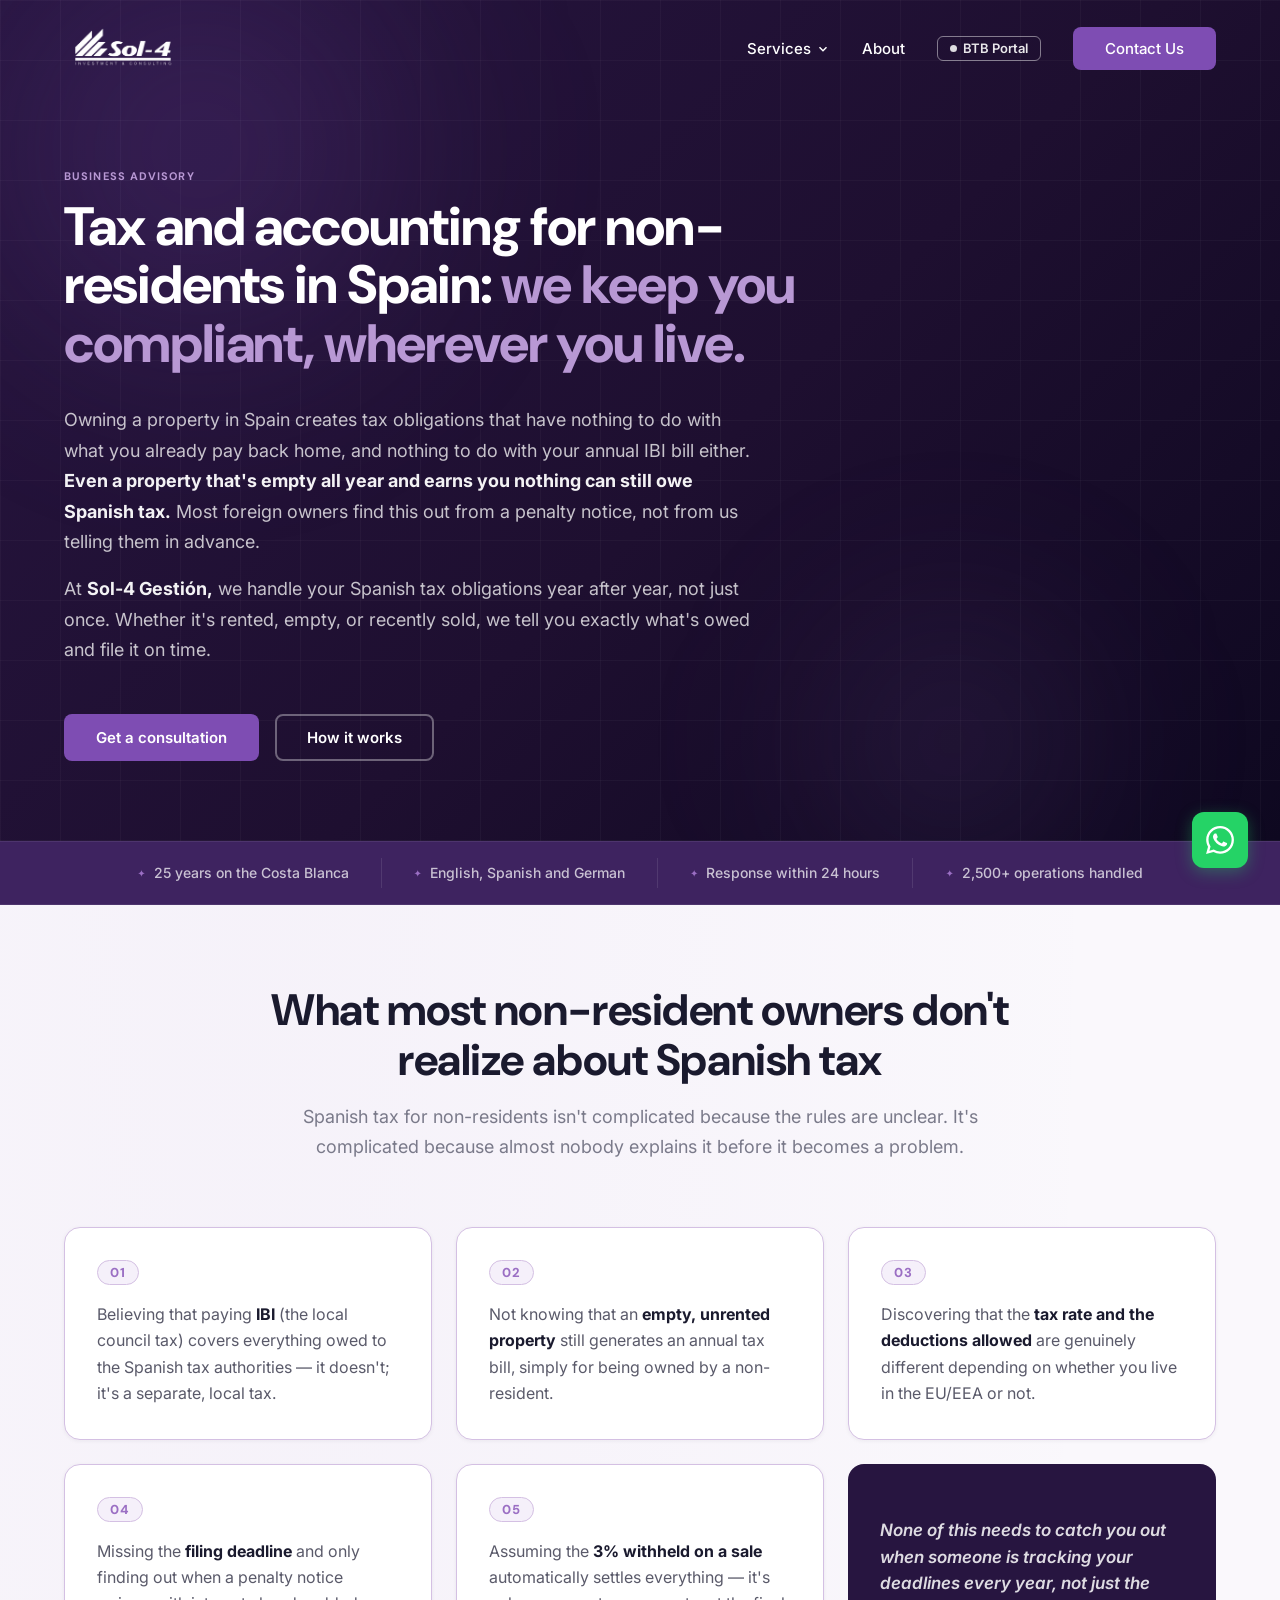
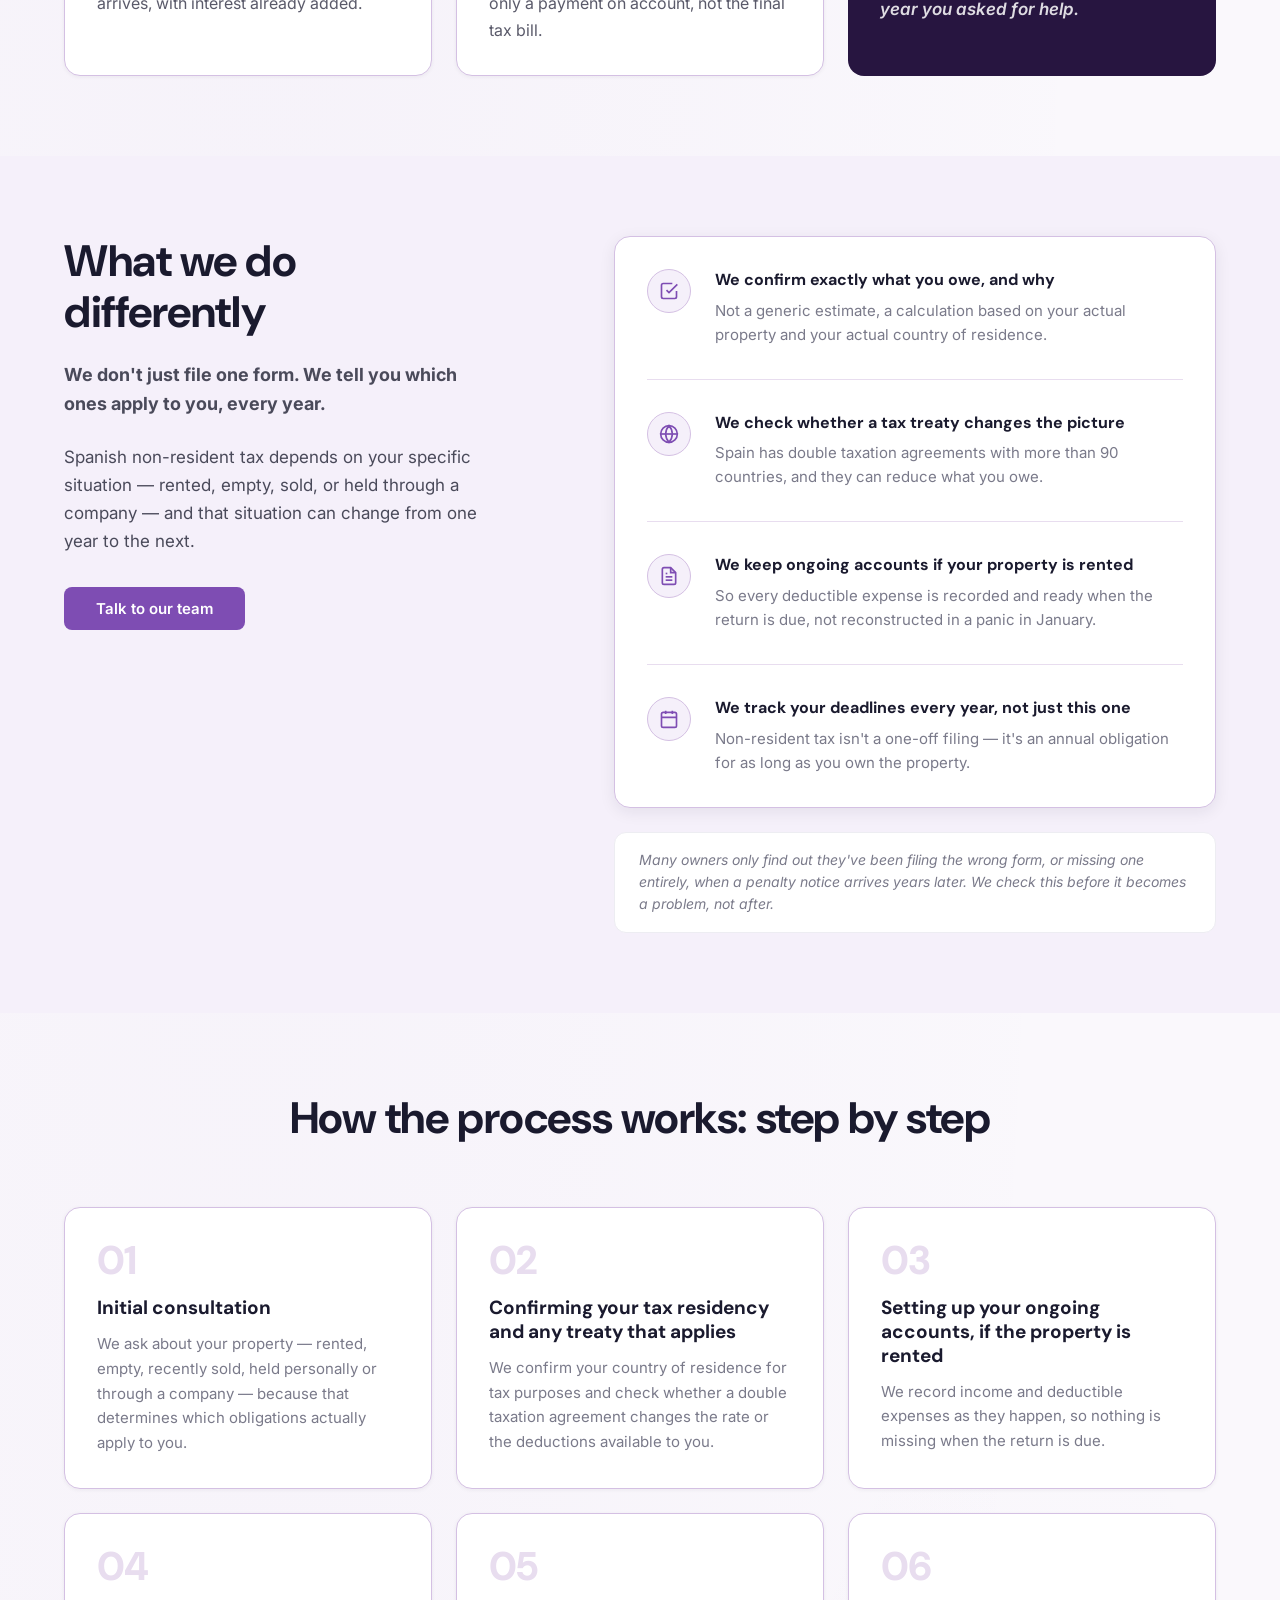
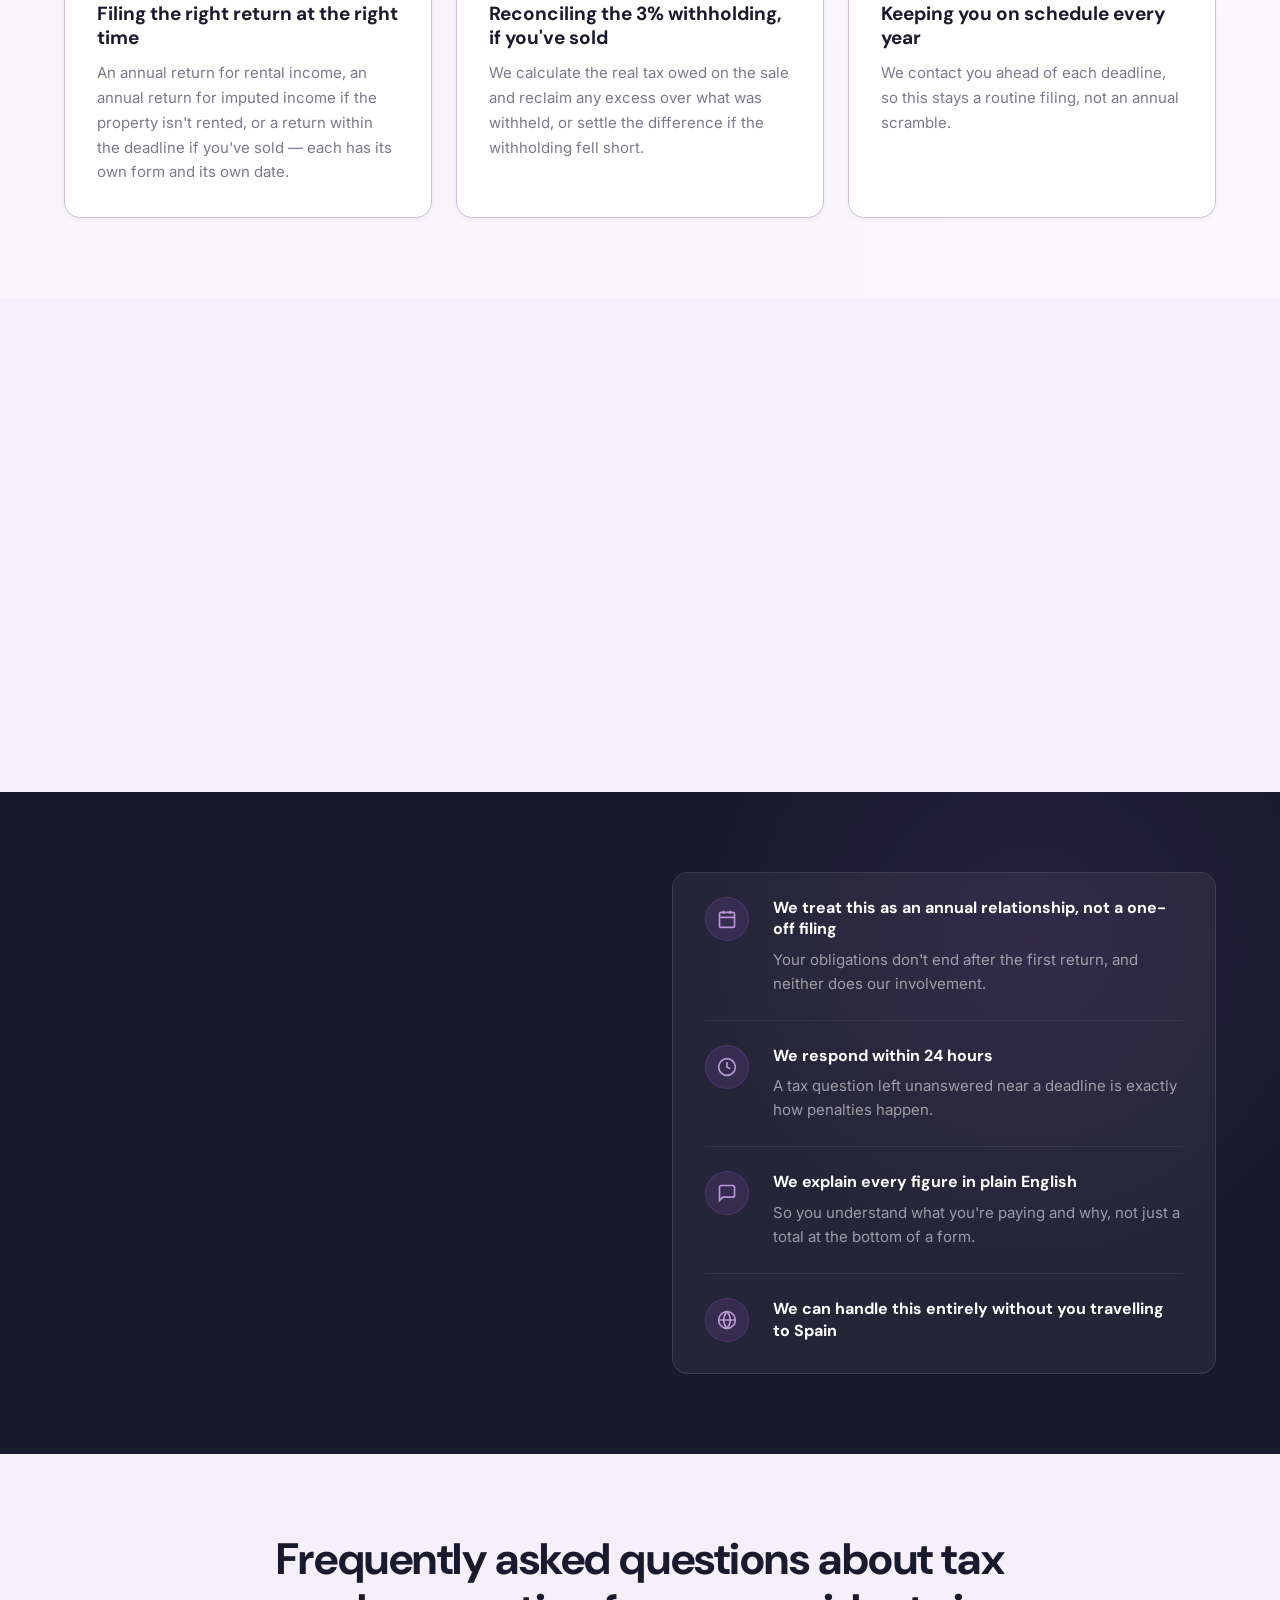
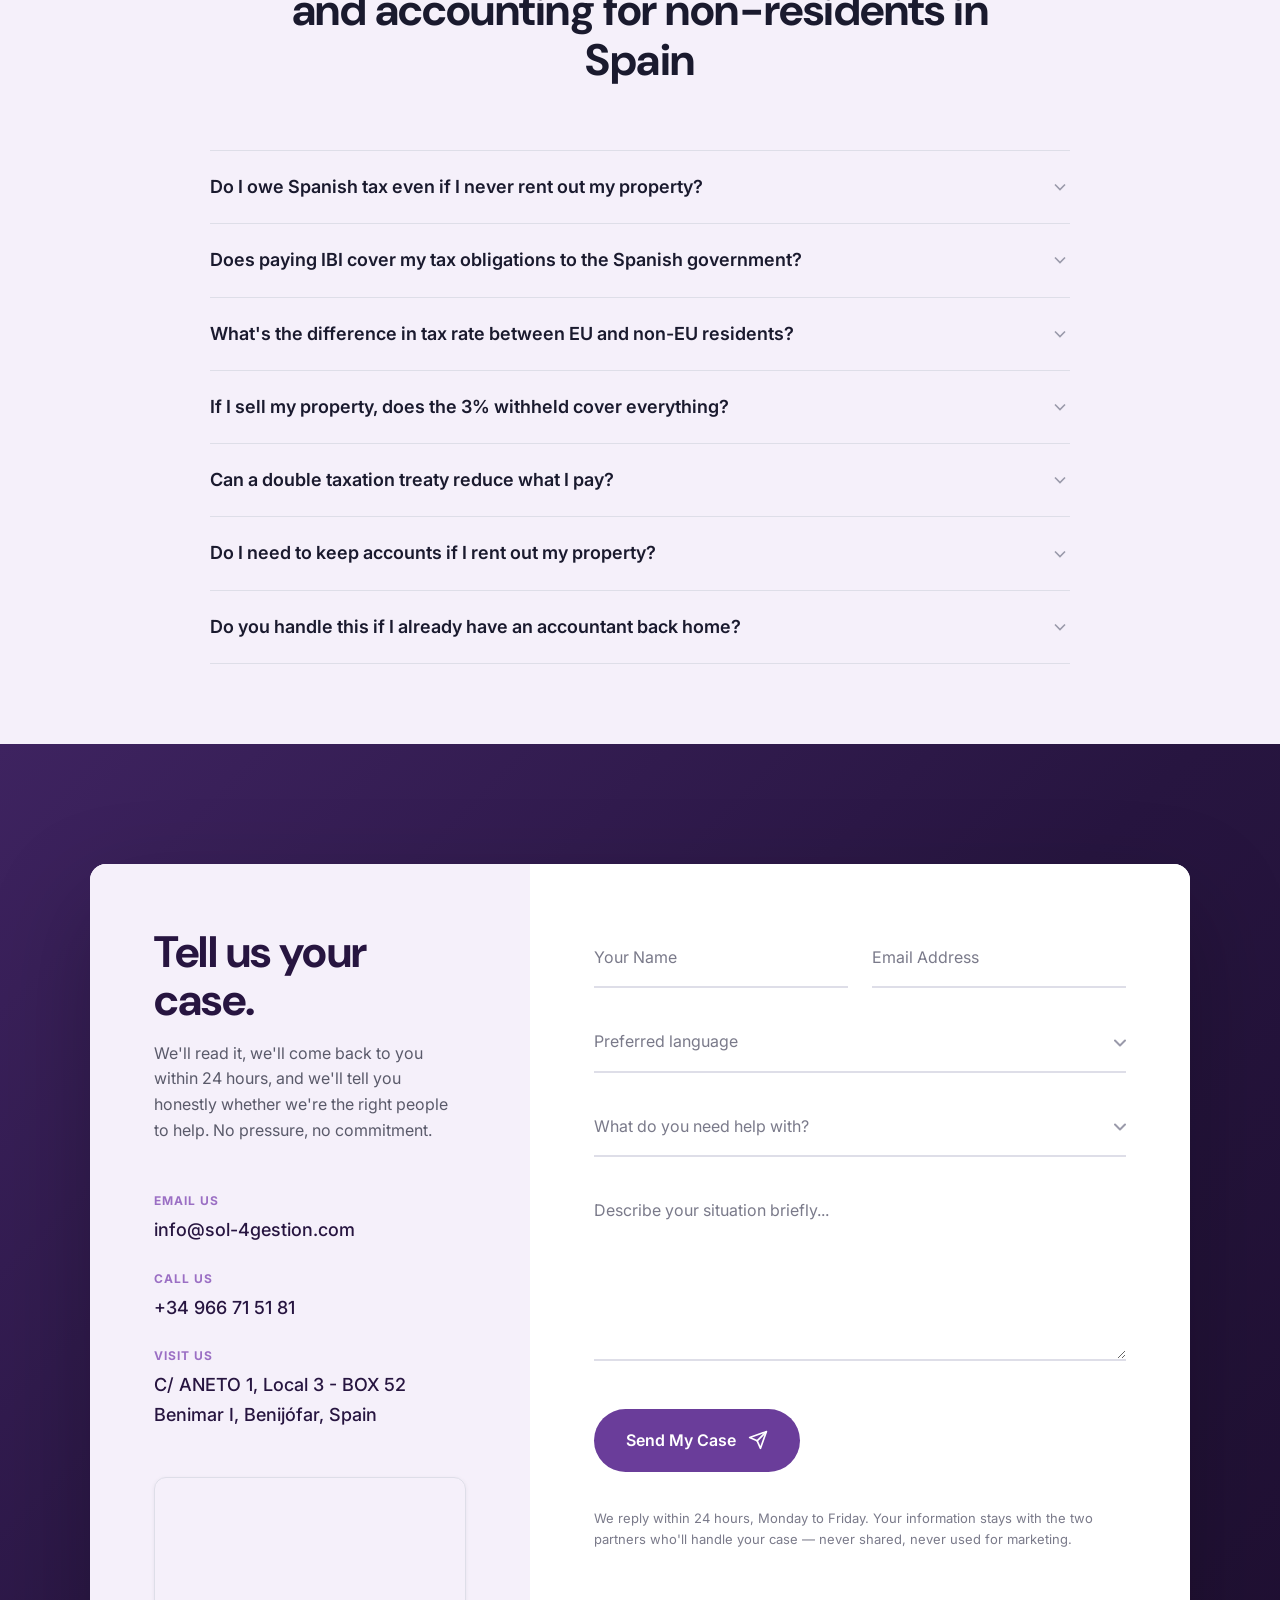
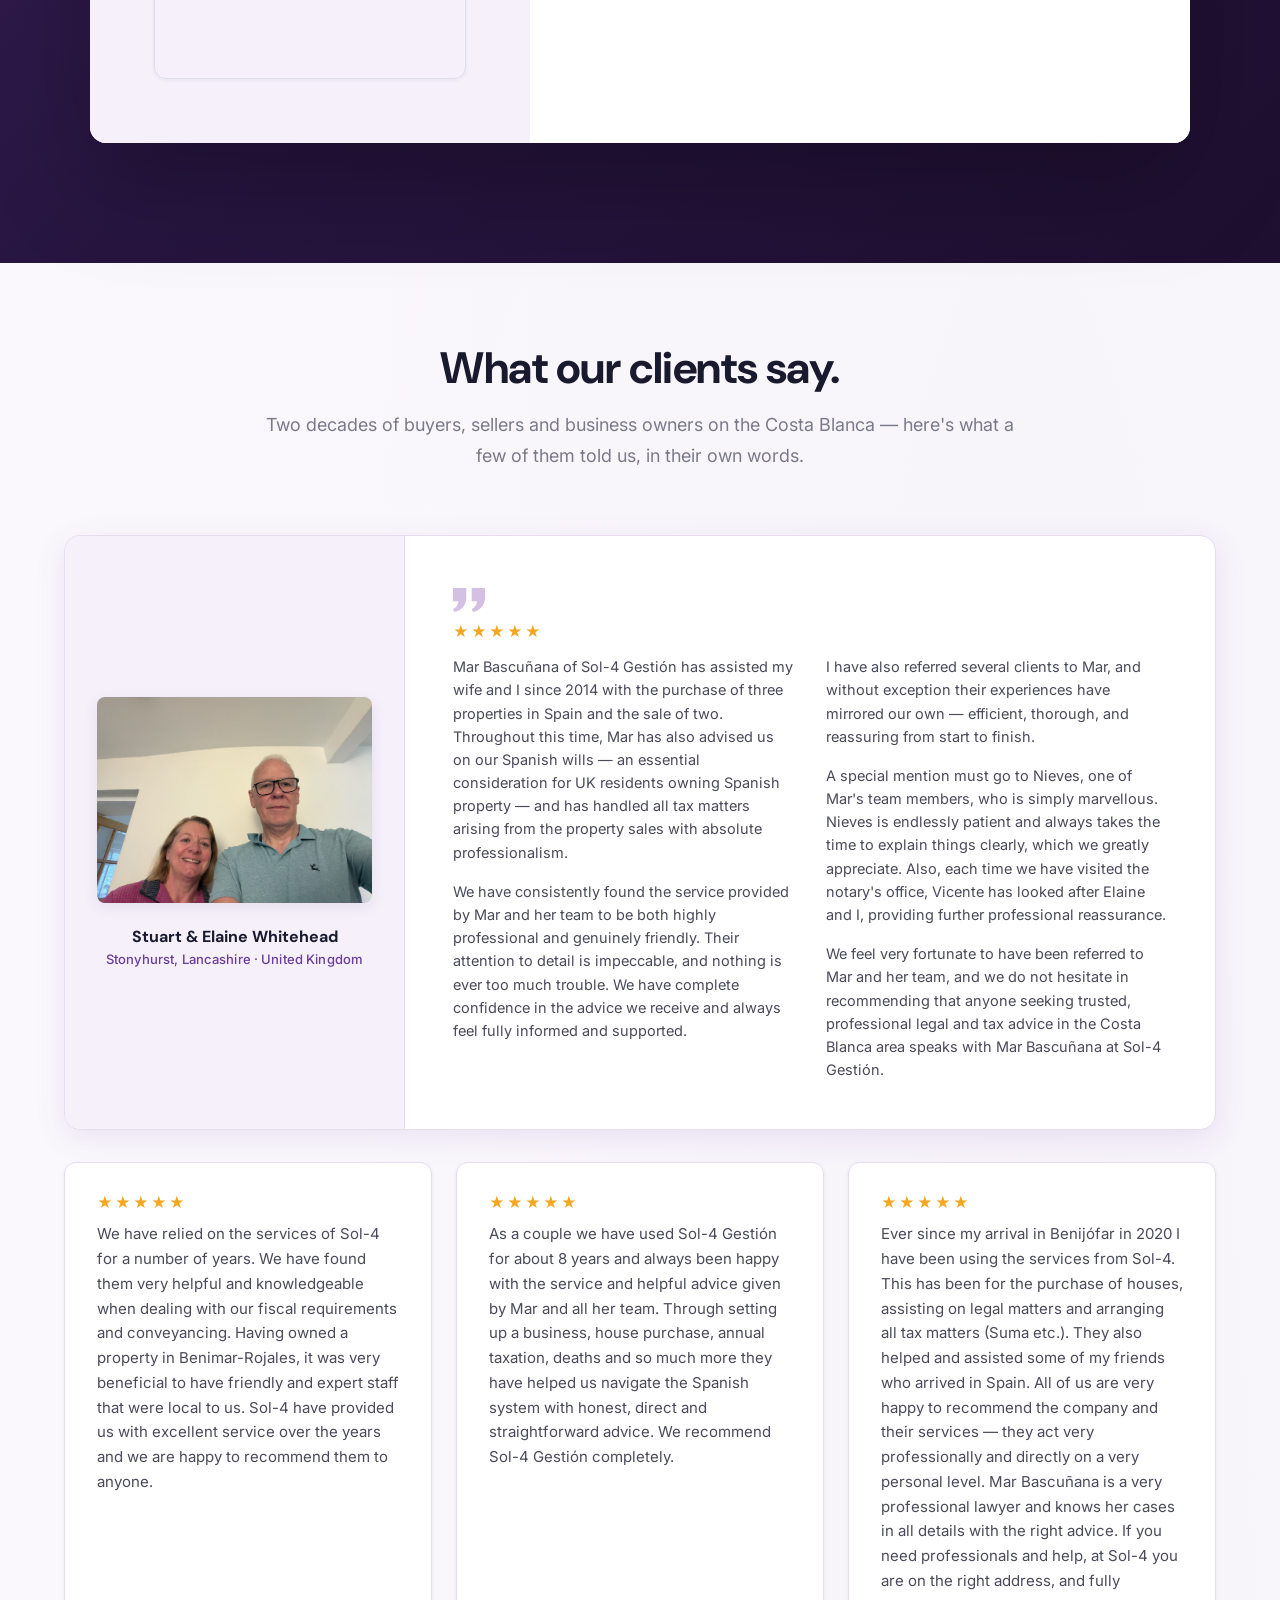
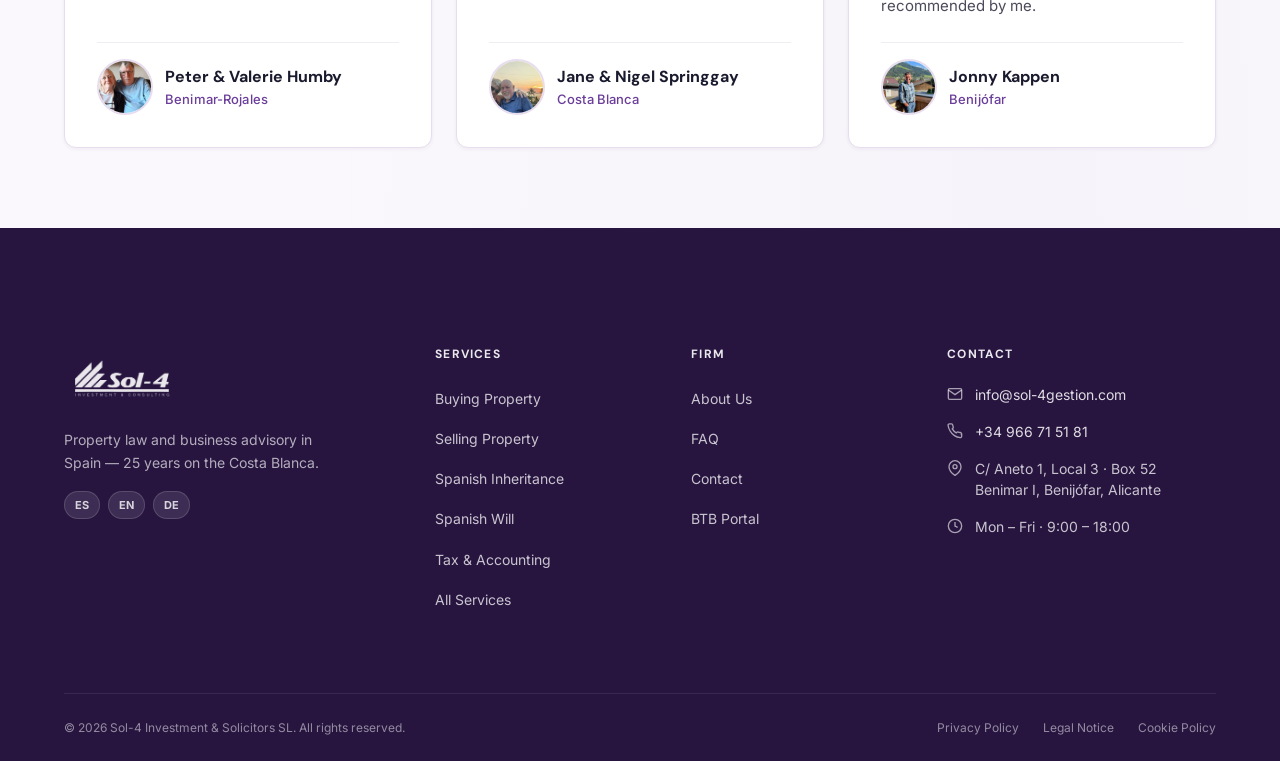
<file: pages/tax-accounting/index.html>
<!DOCTYPE html>
<html lang="en">

<head>
  <meta charset="UTF-8">
  <meta name="viewport" content="width=device-width,initial-scale=1">
  <title>Tax &amp; Accounting for Non-Residents in Spain — Sol-4 Investment &amp; Solicitors</title>
  <meta name="description"
    content="Tax and accounting for non-resident property owners in Spain. Non-resident income tax, rental returns, the 3% withholding on sales and double taxation treaties. 25 years on the Costa Blanca.">
  <link rel="preconnect" href="https://fonts.googleapis.com">
  <link rel="preconnect" href="https://fonts.gstatic.com" crossorigin>
  <link href="https://fonts.googleapis.com/css2?family=DM+Sans:wght@700&family=Inter:wght@400;500;600;700&display=swap"
    rel="stylesheet">
  <link rel="stylesheet" href="styles.css">
</head>

<body>

  <!-- ═══ HEADER ═══ -->
  <header class="site-header" id="site-header">
    <div class="container header-inner">
      <a href="../home/index.html" aria-label="Sol-4 Home">
        <img src="../../assets/logo/logo-sol-4.png" alt="Sol-4 Logo" class="logo">
      </a>
      <nav class="nav-links" id="nav-links">
        <div class="nav-dropdown">
          <button class="nav-dropdown-trigger" aria-expanded="false">
            Services
            <svg xmlns="http://www.w3.org/2000/svg" width="14" height="14" viewBox="0 0 24 24" fill="none"
              stroke="currentColor" stroke-width="2.5">
              <polyline points="6 9 12 15 18 9" />
            </svg>
          </button>
          <div class="nav-dropdown-menu">
            <div class="dropdown-col">
              <span class="dropdown-label">Additional Services</span>
              <a href="../nie-spain/index.html" class="dropdown-link">NIE Spain</a>
              <a href="../notary-representation-spain/index.html" class="dropdown-link">Notary Representation</a>
              <a href="../urban-legal-checks/index.html" class="dropdown-link">Urban &amp; Legal Checks</a>
            </div>
            <div class="dropdown-col">
              <span class="dropdown-label">Business Advisory</span>
              <a href="../advisory/index.html" class="dropdown-link">Advisory</a>
              <a href="index.html" class="dropdown-link nav-active-item">Tax &amp; Accounting</a>
              <a href="../company-formation/index.html" class="dropdown-link">Company Formation</a>
              <a href="../labour-law/index.html" class="dropdown-link">Labour Law</a>
            </div>
            <div class="dropdown-all">
              <a href="../services-container/index.html" class="dropdown-all-link">All services →</a>
            </div>
          </div>
        </div>
        <a href="../about-us/index.html">About</a>
        <a href="https://sol-4gestion.biloop.es" class="nav-biloop" target="_blank" rel="noopener">BTB Portal</a>
        <a href="#contact" class="btn btn-primary">Contact Us</a>
      </nav>
      <button class="mobile-toggle" id="mobile-toggle" aria-label="Menu">
        <span></span><span></span><span></span>
      </button>
    </div>
  </header>

  <!-- ═══ PAGE HERO ═══ -->
  <section class="page-hero" id="page-hero">
    <div class="ph-bg">
      <div class="ph-glow ph-glow-1"></div>
      <div class="ph-glow ph-glow-2"></div>
      <div class="ph-grid"></div>
    </div>
    <div class="container">
      <div class="ph-inner">
        <p class="ph-tag">Business Advisory</p>
        <h1>Tax and accounting for non-residents in Spain: <span class="ph-accent">we keep you compliant, wherever you
            live.</span></h1>
        <p class="ph-body">Owning a property in Spain creates tax obligations that have nothing to do with what you
          already pay back home, and nothing to do with your annual IBI bill either. <strong>Even a property that's
            empty all year and earns you nothing can still owe Spanish tax.</strong> Most foreign owners find this out
          from a penalty notice, not from us telling them in advance.</p>
        <p class="ph-body">At <strong>Sol-4 Gestión,</strong> we handle your Spanish tax obligations year after year, not
          just once. Whether it's rented, empty, or recently sold, we tell you exactly what's owed and file it on
          time.</p>
        <div class="ph-ctas">
          <a href="#contact" class="btn btn-primary">Get a consultation</a>
          <a href="#process" class="btn btn-secondary">How it works</a>
        </div>
      </div>
    </div>
  </section>

  <!-- ═══ TRUST STRIP ═══ -->
  <div class="svc-strip">
    <div class="container">
      <ul class="svc-strip-list">
        <li><span class="strip-diamond">✦</span>25 years on the Costa Blanca</li>
        <li><span class="strip-diamond">✦</span>English, Spanish and German</li>
        <li><span class="strip-diamond">✦</span>Response within 24 hours</li>
        <li><span class="strip-diamond">✦</span>2,500+ operations handled</li>
      </ul>
    </div>
  </div>

  <!-- ═══ SECTION: WHAT OWNERS DON'T REALIZE ═══ -->
  <section class="section" id="risks">
    <div class="container">
      <div class="section-header reveal">
        <h2>What most non-resident owners don't realize about Spanish tax</h2>
        <p>Spanish tax for non-residents isn't complicated because the rules are unclear. It's complicated because almost
          nobody explains it before it becomes a problem.</p>
      </div>

      <div class="risks-grid">

        <div class="risk-card reveal">
          <div class="risk-number">01</div>
          <div class="risk-body">
            <p>Believing that paying <strong>IBI</strong> (the local council tax) covers everything owed to the Spanish
              tax authorities — it doesn't; it's a separate, local tax.</p>
          </div>
        </div>

        <div class="risk-card reveal reveal-delay-1">
          <div class="risk-number">02</div>
          <div class="risk-body">
            <p>Not knowing that an <strong>empty, unrented property</strong> still generates an annual tax bill, simply
              for being owned by a non-resident.</p>
          </div>
        </div>

        <div class="risk-card reveal reveal-delay-2">
          <div class="risk-number">03</div>
          <div class="risk-body">
            <p>Discovering that the <strong>tax rate and the deductions allowed</strong> are genuinely different
              depending on whether you live in the EU/EEA or not.</p>
          </div>
        </div>

        <div class="risk-card reveal">
          <div class="risk-number">04</div>
          <div class="risk-body">
            <p>Missing the <strong>filing deadline</strong> and only finding out when a penalty notice arrives, with
              interest already added.</p>
          </div>
        </div>

        <div class="risk-card reveal reveal-delay-1">
          <div class="risk-number">05</div>
          <div class="risk-body">
            <p>Assuming the <strong>3% withheld on a sale</strong> automatically settles everything — it's only a payment
              on account, not the final tax bill.</p>
          </div>
        </div>

        <div class="risk-callout reveal reveal-delay-2">
          <p>None of this needs to catch you out when someone is tracking your deadlines every year, not just the year
            you asked for help.</p>
        </div>

      </div>
    </div>
  </section>

  <!-- ═══ SECTION: WHAT WE DO DIFFERENTLY ═══ -->
  <section class="section section-alt" id="difference">
    <div class="container">
      <div class="diff-layout">

        <div class="diff-left reveal">
          <h2>What we do differently</h2>
          <p class="diff-lead"><strong>We don't just file one form. We tell you which ones apply to you, every
              year.</strong></p>
          <p>Spanish non-resident tax depends on your specific situation — rented, empty, sold, or held through a
            company — and that situation can change from one year to the next.</p>
          <a href="#contact" class="btn btn-primary diff-cta">Talk to our team</a>
        </div>

        <div class="diff-right reveal reveal-delay-1">
          <div class="diff-card">

            <div class="diff-item">
              <div class="diff-item-icon">
                <svg xmlns="http://www.w3.org/2000/svg" width="20" height="20" viewBox="0 0 24 24" fill="none"
                  stroke="currentColor" stroke-width="2">
                  <path d="M9 11l3 3L22 4" />
                  <path d="M21 12v7a2 2 0 0 1-2 2H5a2 2 0 0 1-2-2V5a2 2 0 0 1 2-2h11" />
                </svg>
              </div>
              <div>
                <h5>We confirm exactly what you owe, and why</h5>
                <p>Not a generic estimate, a calculation based on your actual property and your actual country of
                  residence.</p>
              </div>
            </div>

            <div class="diff-divider"></div>

            <div class="diff-item">
              <div class="diff-item-icon">
                <svg xmlns="http://www.w3.org/2000/svg" width="20" height="20" viewBox="0 0 24 24" fill="none"
                  stroke="currentColor" stroke-width="2">
                  <circle cx="12" cy="12" r="10" />
                  <line x1="2" y1="12" x2="22" y2="12" />
                  <path
                    d="M12 2a15.3 15.3 0 0 1 4 10 15.3 15.3 0 0 1-4 10 15.3 15.3 0 0 1-4-10 15.3 15.3 0 0 1 4-10z" />
                </svg>
              </div>
              <div>
                <h5>We check whether a tax treaty changes the picture</h5>
                <p>Spain has double taxation agreements with more than 90 countries, and they can reduce what you owe.
                </p>
              </div>
            </div>

            <div class="diff-divider"></div>

            <div class="diff-item">
              <div class="diff-item-icon">
                <svg xmlns="http://www.w3.org/2000/svg" width="20" height="20" viewBox="0 0 24 24" fill="none"
                  stroke="currentColor" stroke-width="2">
                  <path d="M14 2H6a2 2 0 0 0-2 2v16a2 2 0 0 0 2 2h12a2 2 0 0 0 2-2V8z" />
                  <polyline points="14 2 14 8 20 8" />
                  <line x1="16" y1="13" x2="8" y2="13" />
                  <line x1="16" y1="17" x2="8" y2="17" />
                  <polyline points="10 9 9 9 8 9" />
                </svg>
              </div>
              <div>
                <h5>We keep ongoing accounts if your property is rented</h5>
                <p>So every deductible expense is recorded and ready when the return is due, not reconstructed in a panic
                  in January.</p>
              </div>
            </div>

            <div class="diff-divider"></div>

            <div class="diff-item">
              <div class="diff-item-icon">
                <svg xmlns="http://www.w3.org/2000/svg" width="20" height="20" viewBox="0 0 24 24" fill="none"
                  stroke="currentColor" stroke-width="2">
                  <rect x="3" y="4" width="18" height="18" rx="2" ry="2" />
                  <line x1="16" y1="2" x2="16" y2="6" />
                  <line x1="8" y1="2" x2="8" y2="6" />
                  <line x1="3" y1="10" x2="21" y2="10" />
                </svg>
              </div>
              <div>
                <h5>We track your deadlines every year, not just this one</h5>
                <p>Non-resident tax isn't a one-off filing — it's an annual obligation for as long as you own the
                  property.</p>
              </div>
            </div>

          </div>

          <p class="diff-footnote">Many owners only find out they've been filing the wrong form, or missing one entirely,
            when a penalty notice arrives years later. We check this before it becomes a problem, not after.</p>
        </div>

      </div>
    </div>
  </section>

  <!-- ═══ SECTION: PROCESS ═══ -->
  <section class="section" id="process">
    <div class="container">
      <div class="section-header reveal">
        <h2>How the process works: step by step</h2>
      </div>

      <div class="steps-grid">

        <div class="step-card reveal">
          <div class="step-num">01</div>
          <h4>Initial consultation</h4>
          <p>We ask about your property — rented, empty, recently sold, held personally or through a company — because
            that determines which obligations actually apply to you.</p>
        </div>

        <div class="step-card reveal reveal-delay-1">
          <div class="step-num">02</div>
          <h4>Confirming your tax residency and any treaty that applies</h4>
          <p>We confirm your country of residence for tax purposes and check whether a double taxation agreement changes
            the rate or the deductions available to you.</p>
        </div>

        <div class="step-card reveal reveal-delay-2">
          <div class="step-num">03</div>
          <h4>Setting up your ongoing accounts, if the property is rented</h4>
          <p>We record income and deductible expenses as they happen, so nothing is missing when the return is due.</p>
        </div>

        <div class="step-card reveal">
          <div class="step-num">04</div>
          <h4>Filing the right return at the right time</h4>
          <p>An annual return for rental income, an annual return for imputed income if the property isn't rented, or a
            return within the deadline if you've sold — each has its own form and its own date.</p>
        </div>

        <div class="step-card reveal reveal-delay-1">
          <div class="step-num">05</div>
          <h4>Reconciling the 3% withholding, if you've sold</h4>
          <p>We calculate the real tax owed on the sale and reclaim any excess over what was withheld, or settle the
            difference if the withholding fell short.</p>
        </div>

        <div class="step-card reveal reveal-delay-2">
          <div class="step-num">06</div>
          <h4>Keeping you on schedule every year</h4>
          <p>We contact you ahead of each deadline, so this stays a routine filing, not an annual scramble.</p>
        </div>

      </div>
    </div>
  </section>

  <!-- ═══ SECTION: WHAT'S INCLUDED ═══ -->
  <section class="section section-alt" id="included">
    <div class="container">
      <div class="included-layout">

        <div class="included-left reveal">
          <h2>What's included in our service</h2>
        </div>

        <div class="included-right reveal reveal-delay-1">
          <ul class="included-list">
            <li>Confirming which Spanish tax obligations apply to your specific situation</li>
            <li>Filing your annual non-resident tax return, even if the property isn't rented</li>
            <li>Keeping ongoing accounts if the property is rented, so deductible expenses aren't missed</li>
            <li>Filing your rental income return annually or quarterly, whichever applies to you</li>
            <li>Reconciling the 3% withholding when you sell a property</li>
            <li>Checking whether a double taxation treaty reduces what you owe</li>
            <li>Tracking your deadlines every year, with reminders ahead of each one</li>
            <li>Explaining every figure in plain English before anything is filed</li>
          </ul>
        </div>

      </div>
    </div>
  </section>

  <!-- ═══ SECTION: WHY SOL-4 ═══ -->
  <section class="section pledge-section" id="why">
    <div class="container">
      <div class="pledge-layout">

        <div class="pledge-left reveal">
          <h2>Why Sol-4 Gestión</h2>
          <p class="pledge-intro">For over 25 years, we've filed Spanish tax returns for foreign owners on the Costa
            Blanca, not just once, but year after year. We know which mistakes cost the most, because we've corrected
            them for clients who came to us after filing alone.</p>
          <div class="pledge-quote-card">
            <svg class="quote-icon" xmlns="http://www.w3.org/2000/svg" width="28" height="28" viewBox="0 0 24 24"
              fill="none" stroke="currentColor" stroke-width="2" stroke-linecap="round" stroke-linejoin="round">
              <path
                d="M3 21c3 0 7-1 7-8V5c0-1.25-.756-2.017-2-2H4c-1.25 0-2 .75-2 1.972V11c0 1.25.75 2 2 2 1 0 1 0 1 1v1c0 1-1 2-2 2s-1 .008-1 1.031V20c0 1 0 1 1 1z" />
              <path
                d="M15 21c3 0 7-1 7-8V5c0-1.25-.757-2.017-2-2h-4c-1.25 0-2 .75-2 1.972V11c0 1.25.75 2 2 2h.75c0 2.25.25 4-2.75 4v3c0 1 0 1 1 1z" />
            </svg>
            <p>Tax problems compound. We catch them before they do.</p>
          </div>
        </div>

        <div class="pledge-right reveal reveal-delay-1">
          <div class="pledge-card">

            <div class="pledge-item">
              <div class="pledge-item-icon">
                <svg xmlns="http://www.w3.org/2000/svg" width="20" height="20" viewBox="0 0 24 24" fill="none"
                  stroke="currentColor" stroke-width="2">
                  <rect x="3" y="4" width="18" height="18" rx="2" ry="2" />
                  <line x1="16" y1="2" x2="16" y2="6" />
                  <line x1="8" y1="2" x2="8" y2="6" />
                  <line x1="3" y1="10" x2="21" y2="10" />
                </svg>
              </div>
              <div>
                <h5>We treat this as an annual relationship, not a one-off filing</h5>
                <p>Your obligations don't end after the first return, and neither does our involvement.</p>
              </div>
            </div>

            <div class="pledge-divider"></div>

            <div class="pledge-item">
              <div class="pledge-item-icon">
                <svg xmlns="http://www.w3.org/2000/svg" width="20" height="20" viewBox="0 0 24 24" fill="none"
                  stroke="currentColor" stroke-width="2">
                  <circle cx="12" cy="12" r="10" />
                  <polyline points="12 6 12 12 16 14" />
                </svg>
              </div>
              <div>
                <h5>We respond within 24 hours</h5>
                <p>A tax question left unanswered near a deadline is exactly how penalties happen.</p>
              </div>
            </div>

            <div class="pledge-divider"></div>

            <div class="pledge-item">
              <div class="pledge-item-icon">
                <svg xmlns="http://www.w3.org/2000/svg" width="20" height="20" viewBox="0 0 24 24" fill="none"
                  stroke="currentColor" stroke-width="2">
                  <path d="M21 15a2 2 0 0 1-2 2H7l-4 4V5a2 2 0 0 1 2-2h14a2 2 0 0 1 2 2z" />
                </svg>
              </div>
              <div>
                <h5>We explain every figure in plain English</h5>
                <p>So you understand what you're paying and why, not just a total at the bottom of a form.</p>
              </div>
            </div>

            <div class="pledge-divider"></div>

            <div class="pledge-item">
              <div class="pledge-item-icon">
                <svg xmlns="http://www.w3.org/2000/svg" width="20" height="20" viewBox="0 0 24 24" fill="none"
                  stroke="currentColor" stroke-width="2">
                  <circle cx="12" cy="12" r="10" />
                  <line x1="2" y1="12" x2="22" y2="12" />
                  <path
                    d="M12 2a15.3 15.3 0 0 1 4 10 15.3 15.3 0 0 1-4 10 15.3 15.3 0 0 1-4-10 15.3 15.3 0 0 1 4-10z" />
                </svg>
              </div>
              <div>
                <h5>We can handle this entirely without you travelling to Spain</h5>
              </div>
            </div>

          </div>
        </div>

      </div>
    </div>
  </section>

  <!-- ═══ SECTION: FAQ ═══ -->
  <section class="section section-alt" id="faq">
    <div class="container">
      <div class="section-header reveal">
        <h2>Frequently asked questions about tax and accounting for non-residents in Spain</h2>
      </div>

      <div class="faq-list reveal">

        <div class="faq-item">
          <button class="faq-q" aria-expanded="false">
            <span>Do I owe Spanish tax even if I never rent out my property?</span>
            <svg class="faq-chevron" width="20" height="20" viewBox="0 0 24 24" fill="none" stroke="currentColor"
              stroke-width="2">
              <polyline points="6 9 12 15 18 9" />
            </svg>
          </button>
          <div class="faq-a" hidden>
            <p>Yes. Non-residents who own an urban property in Spain that isn't rented out still have to declare an
              annual "imputed income" — a notional income based on the property's cadastral value — and pay tax on it.
              It catches a lot of owners by surprise because no money has actually changed hands.</p>
          </div>
        </div>

        <div class="faq-item">
          <button class="faq-q" aria-expanded="false">
            <span>Does paying IBI cover my tax obligations to the Spanish government?</span>
            <svg class="faq-chevron" width="20" height="20" viewBox="0 0 24 24" fill="none" stroke="currentColor"
              stroke-width="2">
              <polyline points="6 9 12 15 18 9" />
            </svg>
          </button>
          <div class="faq-a" hidden>
            <p>No. IBI is a local council tax on the property itself. Your non-resident income tax return is a completely
              separate obligation to the national tax authority, and paying one doesn't excuse you from the other.</p>
          </div>
        </div>

        <div class="faq-item">
          <button class="faq-q" aria-expanded="false">
            <span>What's the difference in tax rate between EU and non-EU residents?</span>
            <svg class="faq-chevron" width="20" height="20" viewBox="0 0 24 24" fill="none" stroke="currentColor"
              stroke-width="2">
              <polyline points="6 9 12 15 18 9" />
            </svg>
          </button>
          <div class="faq-a" hidden>
            <p>Residents of the EU, Iceland, Norway and Liechtenstein are generally taxed at 19% and can deduct expenses
              directly related to the property. Residents of other countries are generally taxed at 24% on the gross
              amount, without deductions. That difference is currently being challenged in the Spanish courts, though, so
              it's worth checking your specific situation rather than assuming the general rule applies without
              exception.</p>
          </div>
        </div>

        <div class="faq-item">
          <button class="faq-q" aria-expanded="false">
            <span>If I sell my property, does the 3% withheld cover everything?</span>
            <svg class="faq-chevron" width="20" height="20" viewBox="0 0 24 24" fill="none" stroke="currentColor"
              stroke-width="2">
              <polyline points="6 9 12 15 18 9" />
            </svg>
          </button>
          <div class="faq-a" hidden>
            <p>No. The 3% withheld by the buyer is a payment on account, not the final tax bill. You still need to file a
              return declaring the actual gain, and either claim back the difference if the withholding was too high, or
              pay the balance if it wasn't enough.</p>
          </div>
        </div>

        <div class="faq-item">
          <button class="faq-q" aria-expanded="false">
            <span>Can a double taxation treaty reduce what I pay?</span>
            <svg class="faq-chevron" width="20" height="20" viewBox="0 0 24 24" fill="none" stroke="currentColor"
              stroke-width="2">
              <polyline points="6 9 12 15 18 9" />
            </svg>
          </button>
          <div class="faq-a" hidden>
            <p>Often, yes. Spain has agreements with more than 90 countries to prevent the same income being taxed twice,
              and they can reduce the rate applied to certain types of income. Applying one usually requires a valid tax
              residency certificate from your home country.</p>
          </div>
        </div>

        <div class="faq-item">
          <button class="faq-q" aria-expanded="false">
            <span>Do I need to keep accounts if I rent out my property?</span>
            <svg class="faq-chevron" width="20" height="20" viewBox="0 0 24 24" fill="none" stroke="currentColor"
              stroke-width="2">
              <polyline points="6 9 12 15 18 9" />
            </svg>
          </button>
          <div class="faq-a" hidden>
            <p>You need to be able to justify your income and any expenses you're deducting, which in practice means
              keeping proper records. If you're a resident of the EU or EEA and want to deduct expenses, this is
              essential, not optional.</p>
          </div>
        </div>

        <div class="faq-item">
          <button class="faq-q" aria-expanded="false">
            <span>Do you handle this if I already have an accountant back home?</span>
            <svg class="faq-chevron" width="20" height="20" viewBox="0 0 24 24" fill="none" stroke="currentColor"
              stroke-width="2">
              <polyline points="6 9 12 15 18 9" />
            </svg>
          </button>
          <div class="faq-a" hidden>
            <p>Yes, and this is actually the most common situation we work with. Your accountant back home deals with
              your tax obligations there, while we deal specifically with your Spanish obligations, and we're happy to
              coordinate directly with them if that makes things easier for you.</p>
          </div>
        </div>

      </div>
    </div>
  </section>

  <!-- ═══ SECTION: CONTACT ═══ -->
  <section class="section conversion" id="contact">
    <div class="container">
      <div class="contact-box reveal">
        <div class="contact-info">
          <h2>Tell us your case.</h2>
          <p>We'll read it, we'll come back to you within 24 hours, and we'll tell you honestly whether we're the right
            people to help. No pressure, no commitment.</p>

          <div class="contact-details">
            <div class="detail-item">
              <span class="detail-label">Email Us</span>
              <a href="mailto:info@sol-4gestion.com" class="detail-link">info@sol-4gestion.com</a>
            </div>
            <div class="detail-item">
              <span class="detail-label">Call Us</span>
              <a href="tel:+34966715181" class="detail-link">+34 966 71 51 81</a>
            </div>
            <div class="detail-item">
              <span class="detail-label">Visit Us</span>
              <span class="detail-text">C/ ANETO 1, Local 3 - BOX 52<br>Benimar I, Benijófar, Spain</span>
            </div>
          </div>

          <div class="map-wrapper">
            <iframe
              src="https://www.google.com/maps/embed?pb=!1m18!1m12!1m3!1d3143.43346452296!2d-0.7358482!3d38.0835338!2m3!1f0!2f0!3f0!3m2!1i1024!2i768!4f13.1!3m3!1m2!1s0xd6398f6d7d5d5d5%3A0x6b8f7d5d5d5d5d5!2sCalle%20Aneto%2C%201%2C%2003178%20Benij%C3%B3far%2C%20Alicante!5e0!3m2!1sen!2ses!4v1715095000000!5m2!1sen!2ses"
              width="100%" height="200" style="border:0;" allowfullscreen="" loading="lazy"
              referrerpolicy="no-referrer-when-downgrade">
            </iframe>
          </div>
        </div>

        <div class="contact-form-side">
          <form id="contact-form" class="premium-form" action="#" method="POST">
            <div class="form-row">
              <div class="input-wrapper">
                <input type="text" id="name" name="name" required placeholder=" ">
                <label for="name">Your Name</label>
              </div>
              <div class="input-wrapper">
                <input type="email" id="email" name="email" required placeholder=" ">
                <label for="email">Email Address</label>
              </div>
            </div>

            <div class="input-wrapper select-wrapper">
              <select id="language" name="language" required>
                <option value="" disabled selected hidden></option>
                <option value="en">English</option>
                <option value="es">Spanish / Español</option>
                <option value="de">German / Deutsch</option>
              </select>
              <label for="language">Preferred language</label>
              <div class="select-arrow">
                <svg width="12" height="8" viewBox="0 0 12 8" fill="none">
                  <path d="M1 1.5L6 6.5L11 1.5" stroke="currentColor" stroke-width="2" stroke-linecap="round"
                    stroke-linejoin="round" />
                </svg>
              </div>
            </div>

            <div class="input-wrapper select-wrapper">
              <select id="service" name="service" required>
                <option value="" disabled selected hidden></option>
                <option value="non-resident">Non-resident tax return</option>
                <option value="rental">Rental income tax</option>
                <option value="sale">Selling a property (3% reclaim)</option>
                <option value="accounting">Ongoing accounting</option>
                <option value="other">Other</option>
              </select>
              <label for="service">What do you need help with?</label>
              <div class="select-arrow">
                <svg width="12" height="8" viewBox="0 0 12 8" fill="none">
                  <path d="M1 1.5L6 6.5L11 1.5" stroke="currentColor" stroke-width="2" stroke-linecap="round"
                    stroke-linejoin="round" />
                </svg>
              </div>
            </div>

            <div class="input-wrapper">
              <textarea id="message" name="message" rows="4" required placeholder=" "></textarea>
              <label for="message">Describe your situation briefly...</label>
            </div>

            <button type="submit" class="btn-submit">
              Send My Case
              <svg width="20" height="20" viewBox="0 0 24 24" fill="none" stroke="currentColor" stroke-width="2"
                stroke-linecap="round" stroke-linejoin="round">
                <line x1="22" y1="2" x2="11" y2="13"></line>
                <polygon points="22 2 15 22 11 13 2 9 22 2"></polygon>
              </svg>
            </button>

            <p class="trust-micro-note">We reply within 24 hours, Monday to Friday. Your information stays with the
              two partners who'll handle your case — never shared, never used for marketing.</p>
          </form>
        </div>
      </div>
    </div>
  </section>

  <!-- ═══ SECTION: TESTIMONIALS ═══ -->
  <section class="section tst-section" id="testimonials">
    <div class="container">
      <div class="section-header reveal">
        <h2>What our clients say.</h2>
        <p>Two decades of buyers, sellers and business owners on the Costa Blanca — here's what a few of them told us, in their own words.</p>
      </div>

      <!-- Featured testimonial -->
      <div class="tst-featured reveal">
        <div class="tst-featured-media">
          <img src="../../assets/testimonials/t1.jpg" alt="Stuart and Elaine Whitehead" loading="lazy">
          <div class="tst-author">
            <span class="tst-author-name">Stuart &amp; Elaine Whitehead</span>
            <span class="tst-author-loc">Stonyhurst, Lancashire · United Kingdom</span>
          </div>
        </div>
        <div class="tst-featured-body">
          <svg class="tst-quote-mark" xmlns="http://www.w3.org/2000/svg" width="40" height="40" viewBox="0 0 24 24"
            fill="currentColor">
            <path d="M9.983 3v7.391c0 5.704-3.731 9.57-8.983 10.609l-.995-2.151c2.432-.917 3.995-3.638 3.995-5.849h-4v-10h9.983zm14.017 0v7.391c0 5.704-3.748 9.571-9 10.609l-.996-2.151c2.433-.917 3.996-3.638 3.996-5.849h-3.983v-10h9.983z" />
          </svg>
          <div class="tst-stars" aria-label="5 out of 5 stars">★★★★★</div>
          <div class="tst-featured-text">
            <p>Mar Bascuñana of Sol-4 Gestión has assisted my wife and I since 2014 with the purchase of three properties
              in Spain and the sale of two. Throughout this time, Mar has also advised us on our Spanish wills — an
              essential consideration for UK residents owning Spanish property — and has handled all tax matters arising
              from the property sales with absolute professionalism.</p>
            <p>We have consistently found the service provided by Mar and her team to be both highly professional and
              genuinely friendly. Their attention to detail is impeccable, and nothing is ever too much trouble. We have
              complete confidence in the advice we receive and always feel fully informed and supported.</p>
            <p>I have also referred several clients to Mar, and without exception their experiences have mirrored our own
              — efficient, thorough, and reassuring from start to finish.</p>
            <p>A special mention must go to Nieves, one of Mar's team members, who is simply marvellous. Nieves is
              endlessly patient and always takes the time to explain things clearly, which we greatly appreciate. Also,
              each time we have visited the notary's office, Vicente has looked after Elaine and I, providing further
              professional reassurance.</p>
            <p>We feel very fortunate to have been referred to Mar and her team, and we do not hesitate in recommending
              that anyone seeking trusted, professional legal and tax advice in the Costa Blanca area speaks with Mar
              Bascuñana at Sol-4 Gestión.</p>
          </div>
        </div>
      </div>

      <!-- Testimonial grid -->
      <div class="tst-grid">

        <article class="tst-card reveal">
          <div class="tst-stars" aria-label="5 out of 5 stars">★★★★★</div>
          <p class="tst-card-text">We have relied on the services of Sol-4 for a number of years. We have found them very
            helpful and knowledgeable when dealing with our fiscal requirements and conveyancing. Having owned a property
            in Benimar-Rojales, it was very beneficial to have friendly and expert staff that were local to us. Sol-4
            have provided us with excellent service over the years and we are happy to recommend them to anyone.</p>
          <div class="tst-card-foot">
            <img class="tst-avatar" src="../../assets/testimonials/t2.jpg" alt="Peter and Valerie Humby" loading="lazy">
            <div class="tst-card-who">
              <span class="tst-author-name">Peter &amp; Valerie Humby</span>
              <span class="tst-author-loc">Benimar-Rojales</span>
            </div>
          </div>
        </article>

        <article class="tst-card reveal reveal-delay-1">
          <div class="tst-stars" aria-label="5 out of 5 stars">★★★★★</div>
          <p class="tst-card-text">As a couple we have used Sol-4 Gestión for about 8 years and always been happy with the
            service and helpful advice given by Mar and all her team. Through setting up a business, house purchase,
            annual taxation, deaths and so much more they have helped us navigate the Spanish system with honest, direct
            and straightforward advice. We recommend Sol-4 Gestión completely.</p>
          <div class="tst-card-foot">
            <img class="tst-avatar" src="../../assets/testimonials/t3.jpg" alt="Jane and Nigel Springgay" loading="lazy">
            <div class="tst-card-who">
              <span class="tst-author-name">Jane &amp; Nigel Springgay</span>
              <span class="tst-author-loc">Costa Blanca</span>
            </div>
          </div>
        </article>

        <article class="tst-card reveal reveal-delay-2">
          <div class="tst-stars" aria-label="5 out of 5 stars">★★★★★</div>
          <p class="tst-card-text">Ever since my arrival in Benijófar in 2020 I have been using the services from Sol-4.
            This has been for the purchase of houses, assisting on legal matters and arranging all tax matters (Suma
            etc.). They also helped and assisted some of my friends who arrived in Spain. All of us are very happy to
            recommend the company and their services — they act very professionally and directly on a very personal
            level. Mar Bascuñana is a very professional lawyer and knows her cases in all details with the right advice.
            If you need professionals and help, at Sol-4 you are on the right address, and fully recommended by me.</p>
          <div class="tst-card-foot">
            <img class="tst-avatar" src="../../assets/testimonials/t4.jpg" alt="Jonny Kappen" loading="lazy">
            <div class="tst-card-who">
              <span class="tst-author-name">Jonny Kappen</span>
              <span class="tst-author-loc">Benijófar</span>
            </div>
          </div>
        </article>

      </div>
    </div>
  </section>

  <!-- ═══ FOOTER ═══ -->
  <footer class="site-footer">
    <div class="container">
      <div class="footer-top">
        <div class="footer-brand">
          <img src="../../assets/logo/logo-sol-4.png" alt="Sol-4 Logo" class="footer-logo">
          <p class="footer-tagline">Property law and business advisory in Spain — 25 years on the Costa Blanca.</p>
          <div class="footer-langs">
            <span class="lang-tag">ES</span>
            <span class="lang-tag">EN</span>
            <span class="lang-tag">DE</span>
          </div>
        </div>
        <div class="footer-col">
          <h4 class="footer-heading">Services</h4>
          <ul class="footer-links">
            <li><a href="../buying-property-spain/index.html">Buying Property</a></li>
            <li><a href="../selling-property-spain/index.html">Selling Property</a></li>
            <li><a href="../inheritance-spain/index.html">Spanish Inheritance</a></li>
            <li><a href="../spanish-will/index.html">Spanish Will</a></li>
            <li><a href="../tax-accounting/index.html">Tax &amp; Accounting</a></li>
            <li><a href="../services-container/index.html">All Services</a></li>
          </ul>
        </div>
        <div class="footer-col">
          <h4 class="footer-heading">Firm</h4>
          <ul class="footer-links">
            <li><a href="../about-us/index.html">About Us</a></li>
            <li><a href="#faq">FAQ</a></li>
            <li><a href="#contact">Contact</a></li>
            <li><a href="https://sol-4gestion.biloop.es" target="_blank" rel="noopener">BTB Portal</a></li>
          </ul>
        </div>
        <div class="footer-col">
          <h4 class="footer-heading">Contact</h4>
          <ul class="footer-contact-list">
            <li>
              <svg xmlns="http://www.w3.org/2000/svg" width="16" height="16" viewBox="0 0 24 24" fill="none"
                stroke="currentColor" stroke-width="2">
                <path d="M4 4h16c1.1 0 2 .9 2 2v12c0 1.1-.9 2-2 2H4c-1.1 0-2-.9-2-2V6c0-1.1.9-2 2-2z" />
                <polyline points="22,6 12,13 2,6" />
              </svg>
              <a href="mailto:info@sol-4gestion.com">info@sol-4gestion.com</a>
            </li>
            <li>
              <svg xmlns="http://www.w3.org/2000/svg" width="16" height="16" viewBox="0 0 24 24" fill="none"
                stroke="currentColor" stroke-width="2">
                <path
                  d="M22 16.92v3a2 2 0 0 1-2.18 2 19.79 19.79 0 0 1-8.63-3.07A19.5 19.5 0 0 1 4.69 12 19.79 19.79 0 0 1 1.61 3.44 2 2 0 0 1 3.6 1.27h3a2 2 0 0 1 2 1.72c.127.96.361 1.903.7 2.81a2 2 0 0 1-.45 2.11L7.91 8.91a16 16 0 0 0 6 6l.91-.91a2 2 0 0 1 2.11-.45c.907.339 1.85.573 2.81.7A2 2 0 0 1 21.73 16.92z" />
              </svg>
              <a href="tel:+34966715181">+34 966 71 51 81</a>
            </li>
            <li>
              <svg xmlns="http://www.w3.org/2000/svg" width="16" height="16" viewBox="0 0 24 24" fill="none"
                stroke="currentColor" stroke-width="2">
                <path d="M21 10c0 7-9 13-9 13s-9-6-9-13a9 9 0 0 1 18 0z" />
                <circle cx="12" cy="10" r="3" />
              </svg>
              <span>C/ Aneto 1, Local 3 · Box 52<br>Benimar I, Benijófar, Alicante</span>
            </li>
            <li>
              <svg xmlns="http://www.w3.org/2000/svg" width="16" height="16" viewBox="0 0 24 24" fill="none"
                stroke="currentColor" stroke-width="2">
                <circle cx="12" cy="12" r="10" />
                <polyline points="12 6 12 12 16 14" />
              </svg>
              <span>Mon – Fri · 9:00 – 18:00</span>
            </li>
          </ul>
        </div>
      </div>
      <div class="footer-bottom">
        <p>&copy; 2026 Sol-4 Investment &amp; Solicitors SL. All rights reserved.</p>
        <div class="footer-legal-links">
          <a href="#">Privacy Policy</a>
          <a href="#">Legal Notice</a>
          <a href="#">Cookie Policy</a>
        </div>
      </div>
    </div>
  </footer>

  <!-- ═══ WHATSAPP FLOAT ═══ -->
  <a href="https://wa.me/34650817695" target="_blank" rel="noopener" class="whatsapp-float"
    aria-label="Contact us on WhatsApp">
    <svg xmlns="http://www.w3.org/2000/svg" width="28" height="28" viewBox="0 0 24 24" fill="currentColor">
      <path
        d="M17.472 14.382c-.297-.149-1.758-.867-2.03-.967-.273-.099-.471-.148-.67.15-.197.297-.767.966-.94 1.164-.173.199-.347.223-.644.075-.297-.15-1.255-.463-2.39-1.475-.883-.788-1.48-1.761-1.653-2.059-.173-.297-.018-.458.13-.606.134-.133.298-.347.446-.52.149-.174.198-.298.298-.497.099-.198.05-.371-.025-.52-.075-.149-.669-1.612-.916-2.207-.242-.579-.487-.5-.669-.51-.173-.008-.371-.01-.57-.01-.198 0-.52.074-.792.372-.272.297-1.04 1.016-1.04 2.479 0 1.462 1.065 2.875 1.213 3.074.149.198 2.096 3.2 5.077 4.487.709.306 1.262.489 1.694.625.712.227 1.36.195 1.871.118.571-.085 1.758-.719 2.006-1.413.248-.694.248-1.289.173-1.413-.074-.124-.272-.198-.57-.347m-5.421 7.403h-.004a9.87 9.87 0 0 1-5.031-1.378l-.361-.214-3.741.982.998-3.648-.235-.374a9.86 9.86 0 0 1-1.51-5.26c.001-5.45 4.436-9.884 9.888-9.884 2.64 0 5.122 1.03 6.988 2.898a9.825 9.825 0 0 1 2.893 6.994c-.003 5.45-4.437 9.884-9.885 9.884m8.413-18.297A11.815 11.815 0 0 0 12.05 0C5.495 0 .16 5.335.157 11.892c0 2.096.547 4.142 1.588 5.945L.057 24l6.305-1.654a11.882 11.882 0 0 0 5.683 1.448h.005c6.554 0 11.89-5.335 11.893-11.893a11.821 11.821 0 0 0-3.48-8.413z" />
    </svg>
  </a>

  <!-- ═══ JS ═══ -->
  <script>
    // ── Scroll Reveal ──
    const revealEls = document.querySelectorAll('.reveal');
    const revealObs = new IntersectionObserver(entries => {
      entries.forEach(e => { if (e.isIntersecting) { e.target.classList.add('visible'); revealObs.unobserve(e.target); } });
    }, { threshold: 0.12 });
    revealEls.forEach(el => revealObs.observe(el));

    // ── Header scroll ──
    const header = document.getElementById('site-header');
    const onScroll = () => header.classList.toggle('scrolled', window.scrollY > 40);
    onScroll();
    window.addEventListener('scroll', onScroll, { passive: true });

    // ── Mobile menu ──
    const toggle = document.getElementById('mobile-toggle');
    const nav = document.getElementById('nav-links');
    toggle.addEventListener('click', () => {
      toggle.classList.toggle('active');
      nav.classList.toggle('active');
    });
    nav.querySelectorAll('a:not(.dropdown-link):not(.dropdown-all-link)').forEach(a => a.addEventListener('click', () => {
      toggle.classList.remove('active');
      nav.classList.remove('active');
    }));

    // ── Dropdown ──
    const dropdownTrigger = document.querySelector('.nav-dropdown-trigger');
    const dropdownMenu = document.querySelector('.nav-dropdown-menu');
    if (dropdownTrigger && dropdownMenu) {
      dropdownTrigger.addEventListener('click', e => {
        e.stopPropagation();
        const open = dropdownMenu.classList.toggle('open');
        dropdownTrigger.setAttribute('aria-expanded', open);
      });
      document.addEventListener('click', e => {
        if (!e.target.closest('.nav-dropdown')) {
          dropdownMenu.classList.remove('open');
          dropdownTrigger.setAttribute('aria-expanded', 'false');
        }
      });
      dropdownMenu.querySelectorAll('.dropdown-link, .dropdown-all-link').forEach(link => {
        link.addEventListener('click', () => {
          dropdownMenu.classList.remove('open');
          dropdownTrigger.setAttribute('aria-expanded', 'false');
        });
      });
    }

    // ── FAQ accordion ──
    document.querySelectorAll('.faq-q').forEach(btn => {
      btn.addEventListener('click', () => {
        const isOpen = btn.getAttribute('aria-expanded') === 'true';
        document.querySelectorAll('.faq-q').forEach(b => {
          b.setAttribute('aria-expanded', 'false');
          b.querySelector('.faq-chevron').style.transform = '';
          const a = b.nextElementSibling;
          if (a) a.hidden = true;
        });
        if (!isOpen) {
          btn.setAttribute('aria-expanded', 'true');
          btn.querySelector('.faq-chevron').style.transform = 'rotate(180deg)';
          const ans = btn.nextElementSibling;
          if (ans) ans.hidden = false;
        }
      });
    });
  </script>

</body>
</html>
</file>
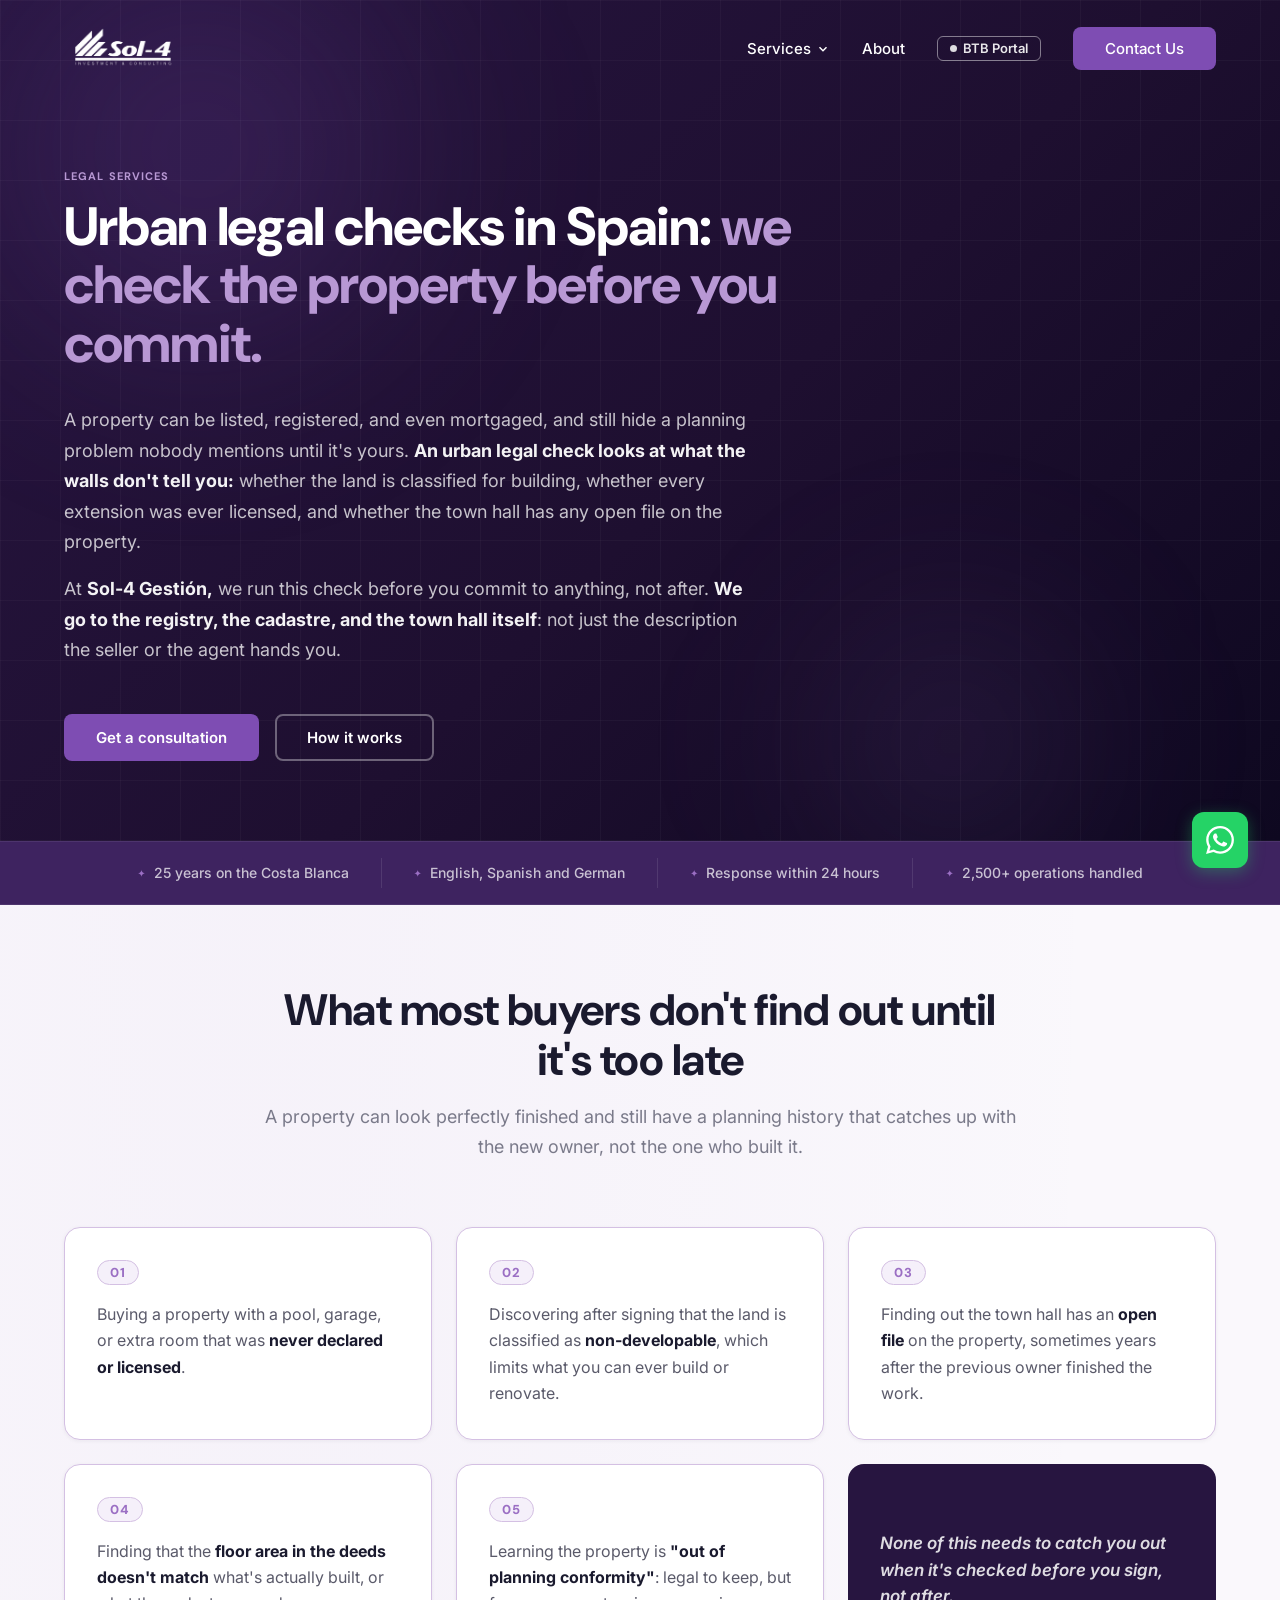
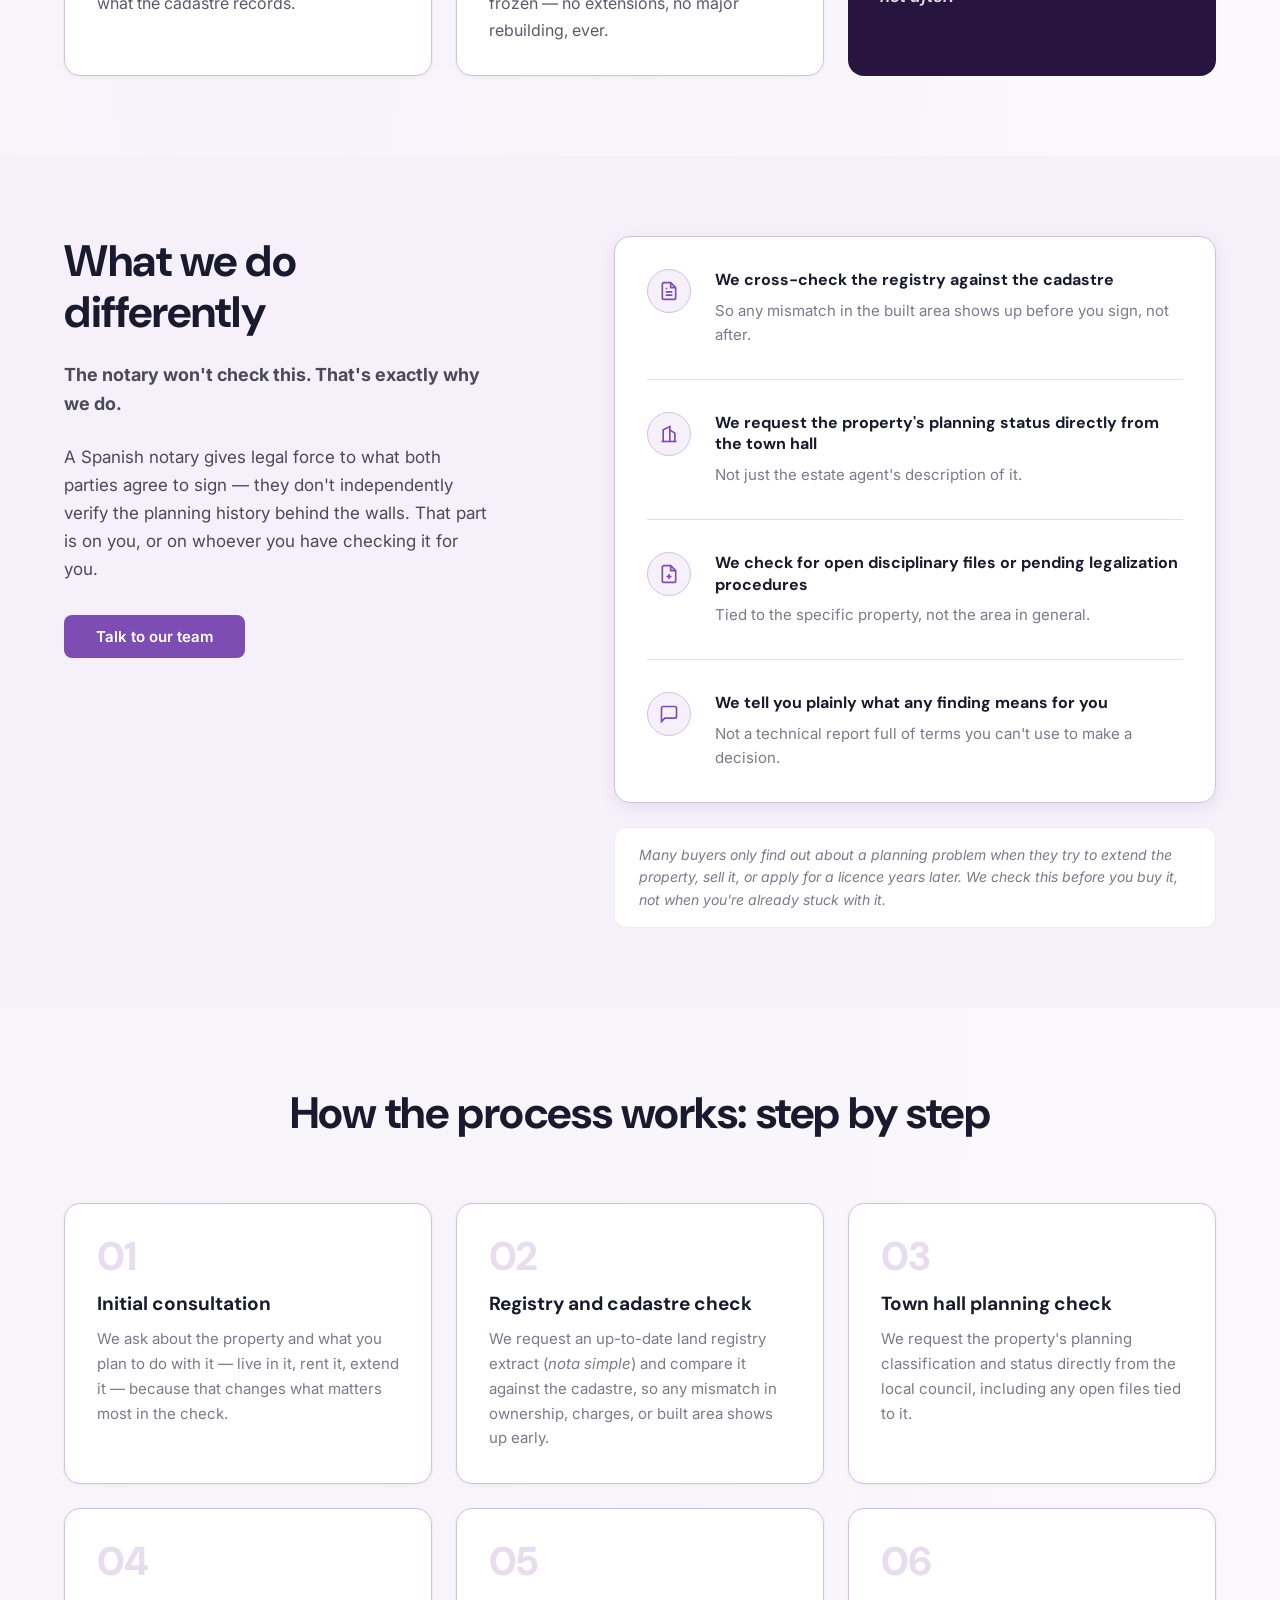
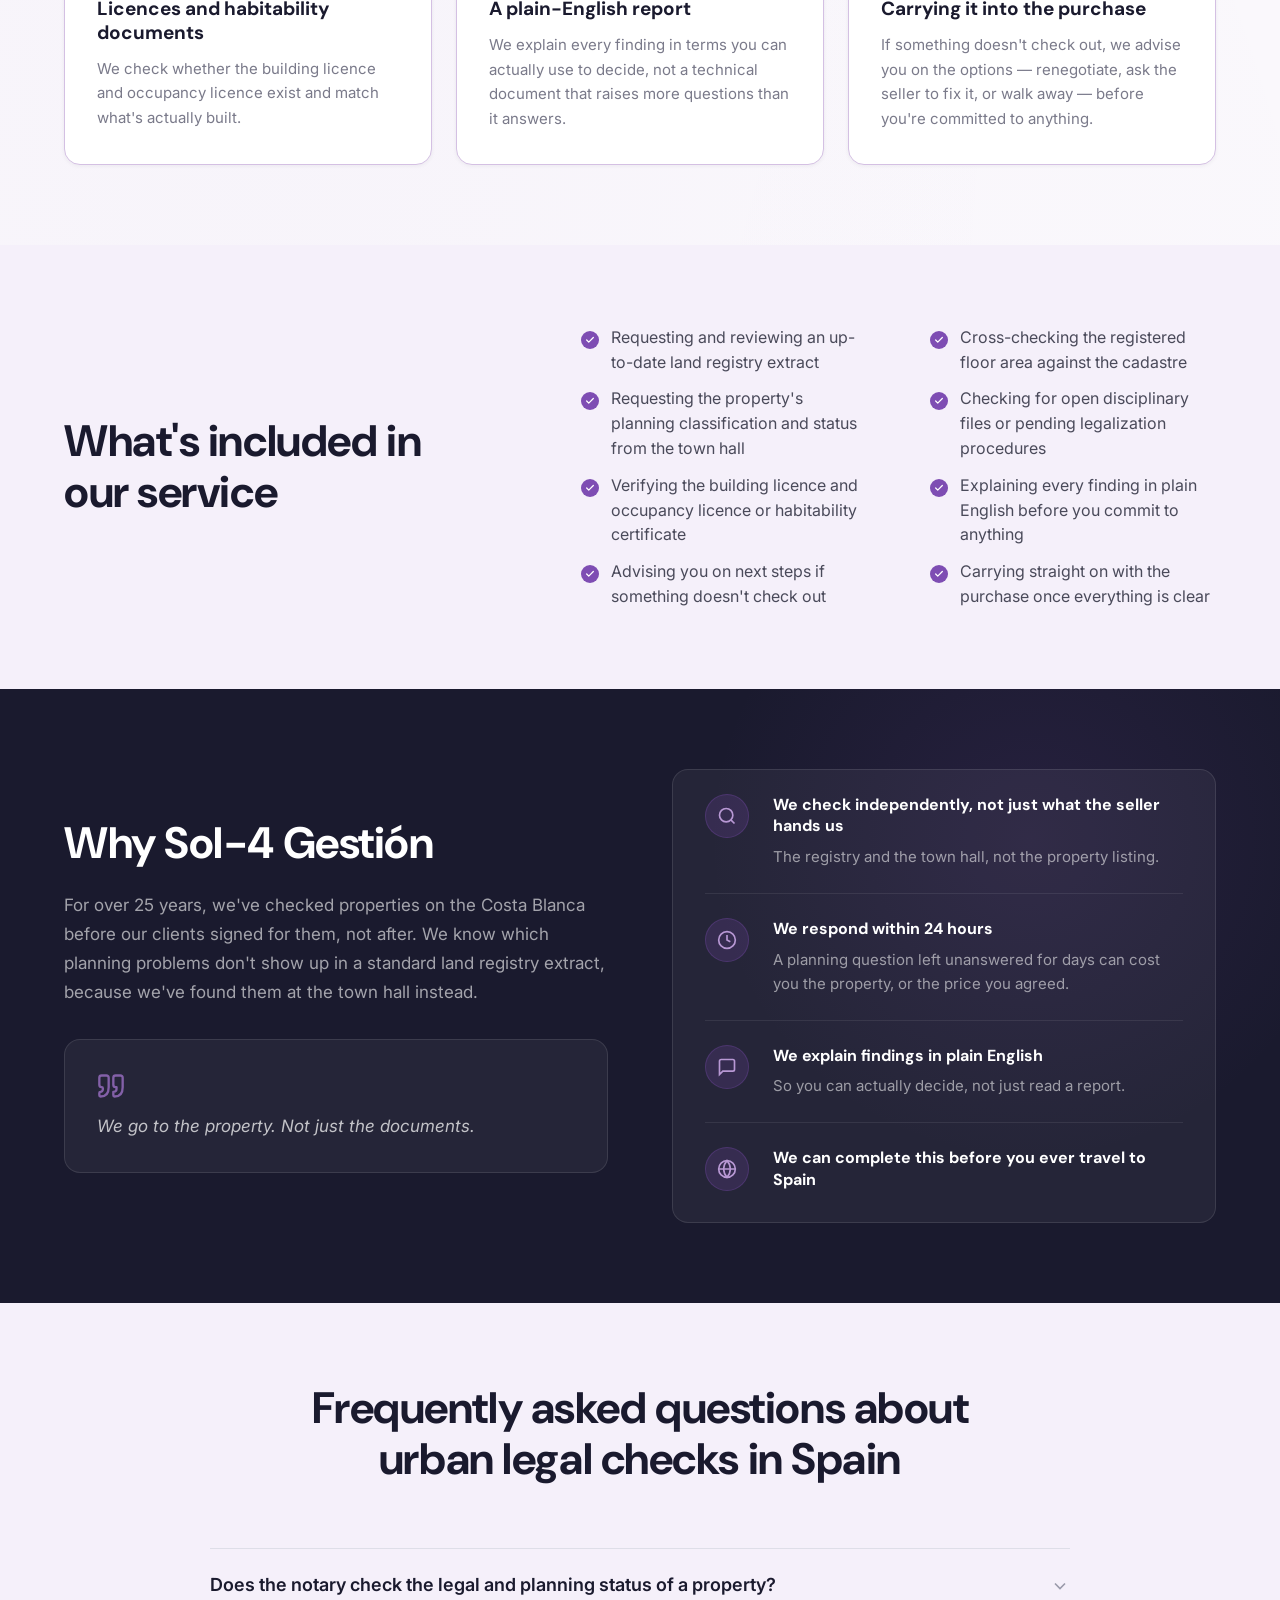
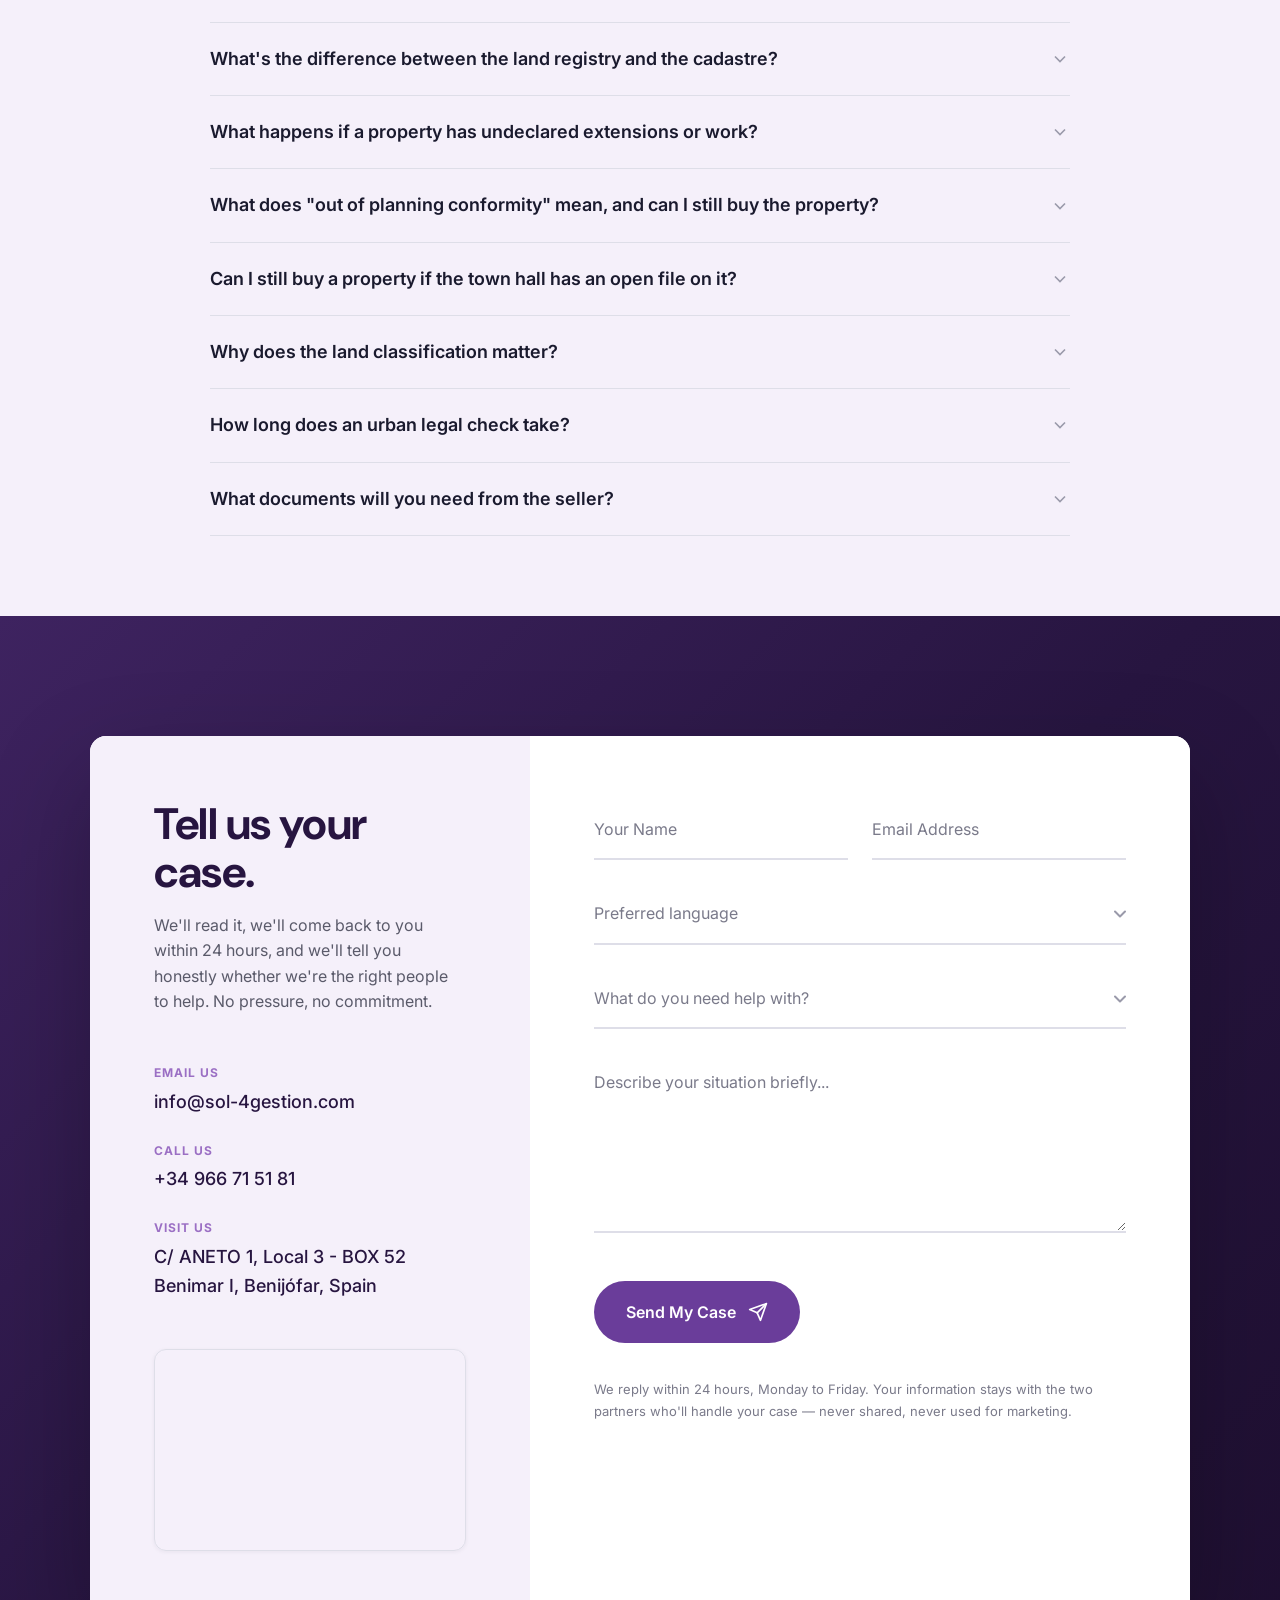
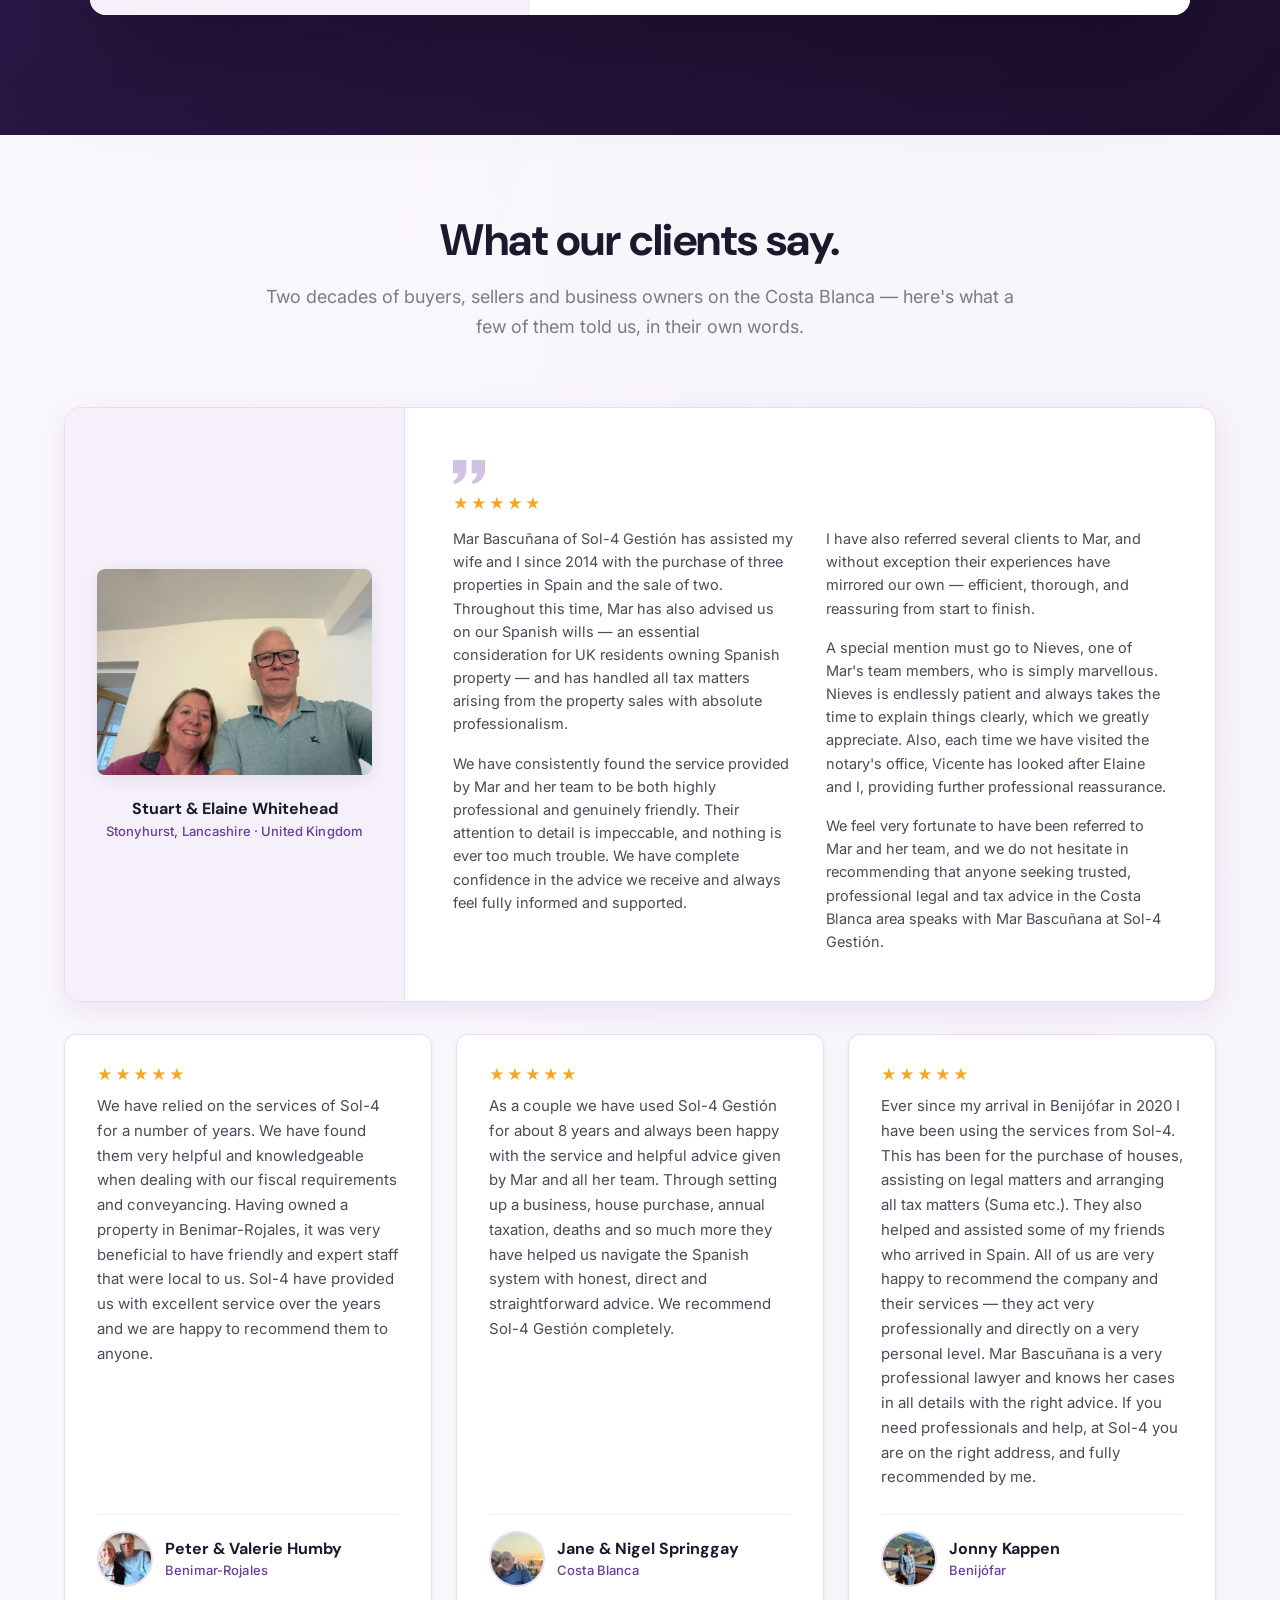
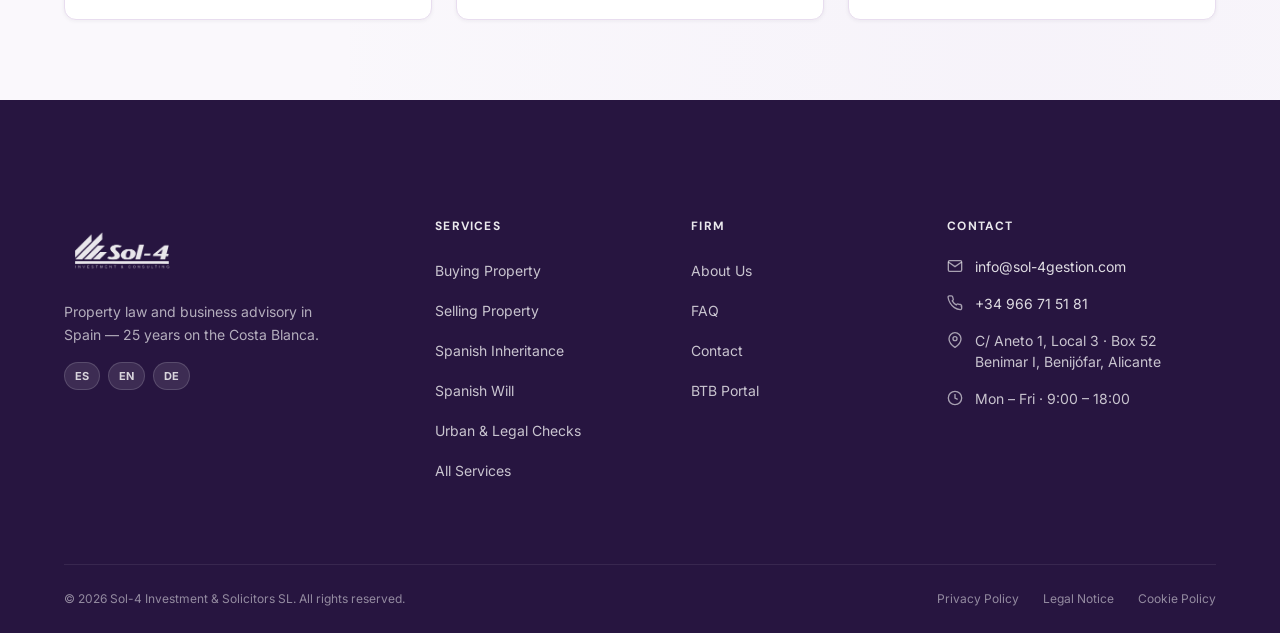
<file: pages/urban-legal-checks/index.html>
<!DOCTYPE html>
<html lang="en">

<head>
  <meta charset="UTF-8">
  <meta name="viewport" content="width=device-width,initial-scale=1">
  <title>Urban Legal Checks in Spain — Sol-4 Investment &amp; Solicitors</title>
  <meta name="description"
    content="Pre-purchase urban legal checks in Spain. Land registry and cadastre cross-checks, town hall planning status and licence verification before you commit. 25 years on the Costa Blanca.">
  <link rel="preconnect" href="https://fonts.googleapis.com">
  <link rel="preconnect" href="https://fonts.gstatic.com" crossorigin>
  <link href="https://fonts.googleapis.com/css2?family=DM+Sans:wght@700&family=Inter:wght@400;500;600;700&display=swap"
    rel="stylesheet">
  <link rel="stylesheet" href="styles.css">
</head>

<body>

  <!-- ═══ HEADER ═══ -->
  <header class="site-header" id="site-header">
    <div class="container header-inner">
      <a href="../home/index.html" aria-label="Sol-4 Home">
        <img src="../../assets/logo/logo-sol-4.png" alt="Sol-4 Logo" class="logo">
      </a>
      <nav class="nav-links" id="nav-links">
        <div class="nav-dropdown">
          <button class="nav-dropdown-trigger" aria-expanded="false">
            Services
            <svg xmlns="http://www.w3.org/2000/svg" width="14" height="14" viewBox="0 0 24 24" fill="none"
              stroke="currentColor" stroke-width="2.5">
              <polyline points="6 9 12 15 18 9" />
            </svg>
          </button>
          <div class="nav-dropdown-menu">
            <div class="dropdown-col">
              <span class="dropdown-label">Additional Services</span>
              <a href="../nie-spain/index.html" class="dropdown-link">NIE Spain</a>
              <a href="../notary-representation-spain/index.html" class="dropdown-link">Notary Representation</a>
              <a href="index.html" class="dropdown-link nav-active-item">Urban &amp; Legal Checks</a>
            </div>
            <div class="dropdown-col">
              <span class="dropdown-label">Business Advisory</span>
              <a href="../advisory/index.html" class="dropdown-link">Advisory</a>
              <a href="../tax-accounting/index.html" class="dropdown-link">Tax &amp; Accounting</a>
              <a href="../company-formation/index.html" class="dropdown-link">Company Formation</a>
              <a href="../labour-law/index.html" class="dropdown-link">Labour Law</a>
            </div>
            <div class="dropdown-all">
              <a href="../services-container/index.html" class="dropdown-all-link">All services →</a>
            </div>
          </div>
        </div>
        <a href="../about-us/index.html">About</a>
        <a href="https://sol-4gestion.biloop.es" class="nav-biloop" target="_blank" rel="noopener">BTB Portal</a>
        <a href="#contact" class="btn btn-primary">Contact Us</a>
      </nav>
      <button class="mobile-toggle" id="mobile-toggle" aria-label="Menu">
        <span></span><span></span><span></span>
      </button>
    </div>
  </header>

  <!-- ═══ PAGE HERO ═══ -->
  <section class="page-hero" id="page-hero">
    <div class="ph-bg">
      <div class="ph-glow ph-glow-1"></div>
      <div class="ph-glow ph-glow-2"></div>
      <div class="ph-grid"></div>
    </div>
    <div class="container">
      <div class="ph-inner">
        <p class="ph-tag">Legal Services</p>
        <h1>Urban legal checks in Spain: <span class="ph-accent">we check the property before you commit.</span></h1>
        <p class="ph-body">A property can be listed, registered, and even mortgaged, and still hide a planning problem
          nobody mentions until it's yours. <strong>An urban legal check looks at what the walls don't tell you:</strong>
          whether the land is classified for building, whether every extension was ever licensed, and whether the town
          hall has any open file on the property.</p>
        <p class="ph-body">At <strong>Sol-4 Gestión,</strong> we run this check before you commit to anything, not after.
          <strong>We go to the registry, the cadastre, and the town hall itself</strong>: not just the description the
          seller or the agent hands you.</p>
        <div class="ph-ctas">
          <a href="#contact" class="btn btn-primary">Get a consultation</a>
          <a href="#process" class="btn btn-secondary">How it works</a>
        </div>
      </div>
    </div>
  </section>

  <!-- ═══ TRUST STRIP ═══ -->
  <div class="svc-strip">
    <div class="container">
      <ul class="svc-strip-list">
        <li><span class="strip-diamond">✦</span>25 years on the Costa Blanca</li>
        <li><span class="strip-diamond">✦</span>English, Spanish and German</li>
        <li><span class="strip-diamond">✦</span>Response within 24 hours</li>
        <li><span class="strip-diamond">✦</span>2,500+ operations handled</li>
      </ul>
    </div>
  </div>

  <!-- ═══ SECTION: WHAT BUYERS DON'T FIND OUT ═══ -->
  <section class="section" id="risks">
    <div class="container">
      <div class="section-header reveal">
        <h2>What most buyers don't find out until it's too late</h2>
        <p>A property can look perfectly finished and still have a planning history that catches up with the new owner,
          not the one who built it.</p>
      </div>

      <div class="risks-grid">

        <div class="risk-card reveal">
          <div class="risk-number">01</div>
          <div class="risk-body">
            <p>Buying a property with a pool, garage, or extra room that was <strong>never declared or licensed</strong>.
            </p>
          </div>
        </div>

        <div class="risk-card reveal reveal-delay-1">
          <div class="risk-number">02</div>
          <div class="risk-body">
            <p>Discovering after signing that the land is classified as <strong>non-developable</strong>, which limits
              what you can ever build or renovate.</p>
          </div>
        </div>

        <div class="risk-card reveal reveal-delay-2">
          <div class="risk-number">03</div>
          <div class="risk-body">
            <p>Finding out the town hall has an <strong>open file</strong> on the property, sometimes years after the
              previous owner finished the work.</p>
          </div>
        </div>

        <div class="risk-card reveal">
          <div class="risk-number">04</div>
          <div class="risk-body">
            <p>Finding that the <strong>floor area in the deeds doesn't match</strong> what's actually built, or what the
              cadastre records.</p>
          </div>
        </div>

        <div class="risk-card reveal reveal-delay-1">
          <div class="risk-number">05</div>
          <div class="risk-body">
            <p>Learning the property is <strong>"out of planning conformity"</strong>: legal to keep, but frozen — no
              extensions, no major rebuilding, ever.</p>
          </div>
        </div>

        <div class="risk-callout reveal reveal-delay-2">
          <p>None of this needs to catch you out when it's checked before you sign, not after.</p>
        </div>

      </div>
    </div>
  </section>

  <!-- ═══ SECTION: WHAT WE DO DIFFERENTLY ═══ -->
  <section class="section section-alt" id="difference">
    <div class="container">
      <div class="diff-layout">

        <div class="diff-left reveal">
          <h2>What we do differently</h2>
          <p class="diff-lead"><strong>The notary won't check this. That's exactly why we do.</strong></p>
          <p>A Spanish notary gives legal force to what both parties agree to sign — they don't independently verify the
            planning history behind the walls. That part is on you, or on whoever you have checking it for you.</p>
          <a href="#contact" class="btn btn-primary diff-cta">Talk to our team</a>
        </div>

        <div class="diff-right reveal reveal-delay-1">
          <div class="diff-card">

            <div class="diff-item">
              <div class="diff-item-icon">
                <svg xmlns="http://www.w3.org/2000/svg" width="20" height="20" viewBox="0 0 24 24" fill="none"
                  stroke="currentColor" stroke-width="2">
                  <path d="M14 2H6a2 2 0 0 0-2 2v16a2 2 0 0 0 2 2h12a2 2 0 0 0 2-2V8z" />
                  <polyline points="14 2 14 8 20 8" />
                  <line x1="16" y1="13" x2="8" y2="13" />
                  <line x1="16" y1="17" x2="8" y2="17" />
                  <polyline points="10 9 9 9 8 9" />
                </svg>
              </div>
              <div>
                <h5>We cross-check the registry against the cadastre</h5>
                <p>So any mismatch in the built area shows up before you sign, not after.</p>
              </div>
            </div>

            <div class="diff-divider"></div>

            <div class="diff-item">
              <div class="diff-item-icon">
                <svg xmlns="http://www.w3.org/2000/svg" width="20" height="20" viewBox="0 0 24 24" fill="none"
                  stroke="currentColor" stroke-width="2">
                  <path d="M3 21h18" />
                  <path d="M5 21V7l8-4v18" />
                  <path d="M19 21V11l-6-4" />
                  <line x1="9" y1="9" x2="9" y2="9.01" />
                  <line x1="9" y1="12" x2="9" y2="12.01" />
                  <line x1="9" y1="15" x2="9" y2="15.01" />
                </svg>
              </div>
              <div>
                <h5>We request the property's planning status directly from the town hall</h5>
                <p>Not just the estate agent's description of it.</p>
              </div>
            </div>

            <div class="diff-divider"></div>

            <div class="diff-item">
              <div class="diff-item-icon">
                <svg xmlns="http://www.w3.org/2000/svg" width="20" height="20" viewBox="0 0 24 24" fill="none"
                  stroke="currentColor" stroke-width="2">
                  <path d="M14 2H6a2 2 0 0 0-2 2v16a2 2 0 0 0 2 2h12a2 2 0 0 0 2-2V8z" />
                  <polyline points="14 2 14 8 20 8" />
                  <line x1="12" y1="18" x2="12" y2="12" />
                  <line x1="9" y1="15" x2="15" y2="15" />
                </svg>
              </div>
              <div>
                <h5>We check for open disciplinary files or pending legalization procedures</h5>
                <p>Tied to the specific property, not the area in general.</p>
              </div>
            </div>

            <div class="diff-divider"></div>

            <div class="diff-item">
              <div class="diff-item-icon">
                <svg xmlns="http://www.w3.org/2000/svg" width="20" height="20" viewBox="0 0 24 24" fill="none"
                  stroke="currentColor" stroke-width="2">
                  <path d="M21 15a2 2 0 0 1-2 2H7l-4 4V5a2 2 0 0 1 2-2h14a2 2 0 0 1 2 2z" />
                </svg>
              </div>
              <div>
                <h5>We tell you plainly what any finding means for you</h5>
                <p>Not a technical report full of terms you can't use to make a decision.</p>
              </div>
            </div>

          </div>

          <p class="diff-footnote">Many buyers only find out about a planning problem when they try to extend the
            property, sell it, or apply for a licence years later. We check this before you buy it, not when you're
            already stuck with it.</p>
        </div>

      </div>
    </div>
  </section>

  <!-- ═══ SECTION: PROCESS ═══ -->
  <section class="section" id="process">
    <div class="container">
      <div class="section-header reveal">
        <h2>How the process works: step by step</h2>
      </div>

      <div class="steps-grid">

        <div class="step-card reveal">
          <div class="step-num">01</div>
          <h4>Initial consultation</h4>
          <p>We ask about the property and what you plan to do with it — live in it, rent it, extend it — because that
            changes what matters most in the check.</p>
        </div>

        <div class="step-card reveal reveal-delay-1">
          <div class="step-num">02</div>
          <h4>Registry and cadastre check</h4>
          <p>We request an up-to-date land registry extract (<em>nota simple</em>) and compare it against the cadastre,
            so any mismatch in ownership, charges, or built area shows up early.</p>
        </div>

        <div class="step-card reveal reveal-delay-2">
          <div class="step-num">03</div>
          <h4>Town hall planning check</h4>
          <p>We request the property's planning classification and status directly from the local council, including any
            open files tied to it.</p>
        </div>

        <div class="step-card reveal">
          <div class="step-num">04</div>
          <h4>Licences and habitability documents</h4>
          <p>We check whether the building licence and occupancy licence exist and match what's actually built.</p>
        </div>

        <div class="step-card reveal reveal-delay-1">
          <div class="step-num">05</div>
          <h4>A plain-English report</h4>
          <p>We explain every finding in terms you can actually use to decide, not a technical document that raises more
            questions than it answers.</p>
        </div>

        <div class="step-card reveal reveal-delay-2">
          <div class="step-num">06</div>
          <h4>Carrying it into the purchase</h4>
          <p>If something doesn't check out, we advise you on the options — renegotiate, ask the seller to fix it, or
            walk away — before you're committed to anything.</p>
        </div>

      </div>
    </div>
  </section>

  <!-- ═══ SECTION: WHAT'S INCLUDED ═══ -->
  <section class="section section-alt" id="included">
    <div class="container">
      <div class="included-layout">

        <div class="included-left reveal">
          <h2>What's included in our service</h2>
        </div>

        <div class="included-right reveal reveal-delay-1">
          <ul class="included-list">
            <li>Requesting and reviewing an up-to-date land registry extract</li>
            <li>Cross-checking the registered floor area against the cadastre</li>
            <li>Requesting the property's planning classification and status from the town hall</li>
            <li>Checking for open disciplinary files or pending legalization procedures</li>
            <li>Verifying the building licence and occupancy licence or habitability certificate</li>
            <li>Explaining every finding in plain English before you commit to anything</li>
            <li>Advising you on next steps if something doesn't check out</li>
            <li>Carrying straight on with the purchase once everything is clear</li>
          </ul>
        </div>

      </div>
    </div>
  </section>

  <!-- ═══ SECTION: WHY SOL-4 ═══ -->
  <section class="section pledge-section" id="why">
    <div class="container">
      <div class="pledge-layout">

        <div class="pledge-left reveal">
          <h2>Why Sol-4 Gestión</h2>
          <p class="pledge-intro">For over 25 years, we've checked properties on the Costa Blanca before our clients
            signed for them, not after. We know which planning problems don't show up in a standard land registry
            extract, because we've found them at the town hall instead.</p>
          <div class="pledge-quote-card">
            <svg class="quote-icon" xmlns="http://www.w3.org/2000/svg" width="28" height="28" viewBox="0 0 24 24"
              fill="none" stroke="currentColor" stroke-width="2" stroke-linecap="round" stroke-linejoin="round">
              <path
                d="M3 21c3 0 7-1 7-8V5c0-1.25-.756-2.017-2-2H4c-1.25 0-2 .75-2 1.972V11c0 1.25.75 2 2 2 1 0 1 0 1 1v1c0 1-1 2-2 2s-1 .008-1 1.031V20c0 1 0 1 1 1z" />
              <path
                d="M15 21c3 0 7-1 7-8V5c0-1.25-.757-2.017-2-2h-4c-1.25 0-2 .75-2 1.972V11c0 1.25.75 2 2 2h.75c0 2.25.25 4-2.75 4v3c0 1 0 1 1 1z" />
            </svg>
            <p>We go to the property. Not just the documents.</p>
          </div>
        </div>

        <div class="pledge-right reveal reveal-delay-1">
          <div class="pledge-card">

            <div class="pledge-item">
              <div class="pledge-item-icon">
                <svg xmlns="http://www.w3.org/2000/svg" width="20" height="20" viewBox="0 0 24 24" fill="none"
                  stroke="currentColor" stroke-width="2">
                  <circle cx="11" cy="11" r="8" />
                  <line x1="21" y1="21" x2="16.65" y2="16.65" />
                </svg>
              </div>
              <div>
                <h5>We check independently, not just what the seller hands us</h5>
                <p>The registry and the town hall, not the property listing.</p>
              </div>
            </div>

            <div class="pledge-divider"></div>

            <div class="pledge-item">
              <div class="pledge-item-icon">
                <svg xmlns="http://www.w3.org/2000/svg" width="20" height="20" viewBox="0 0 24 24" fill="none"
                  stroke="currentColor" stroke-width="2">
                  <circle cx="12" cy="12" r="10" />
                  <polyline points="12 6 12 12 16 14" />
                </svg>
              </div>
              <div>
                <h5>We respond within 24 hours</h5>
                <p>A planning question left unanswered for days can cost you the property, or the price you agreed.</p>
              </div>
            </div>

            <div class="pledge-divider"></div>

            <div class="pledge-item">
              <div class="pledge-item-icon">
                <svg xmlns="http://www.w3.org/2000/svg" width="20" height="20" viewBox="0 0 24 24" fill="none"
                  stroke="currentColor" stroke-width="2">
                  <path d="M21 15a2 2 0 0 1-2 2H7l-4 4V5a2 2 0 0 1 2-2h14a2 2 0 0 1 2 2z" />
                </svg>
              </div>
              <div>
                <h5>We explain findings in plain English</h5>
                <p>So you can actually decide, not just read a report.</p>
              </div>
            </div>

            <div class="pledge-divider"></div>

            <div class="pledge-item">
              <div class="pledge-item-icon">
                <svg xmlns="http://www.w3.org/2000/svg" width="20" height="20" viewBox="0 0 24 24" fill="none"
                  stroke="currentColor" stroke-width="2">
                  <circle cx="12" cy="12" r="10" />
                  <line x1="2" y1="12" x2="22" y2="12" />
                  <path
                    d="M12 2a15.3 15.3 0 0 1 4 10 15.3 15.3 0 0 1-4 10 15.3 15.3 0 0 1-4-10 15.3 15.3 0 0 1 4-10z" />
                </svg>
              </div>
              <div>
                <h5>We can complete this before you ever travel to Spain</h5>
              </div>
            </div>

          </div>
        </div>

      </div>
    </div>
  </section>

  <!-- ═══ SECTION: FAQ ═══ -->
  <section class="section section-alt" id="faq">
    <div class="container">
      <div class="section-header reveal">
        <h2>Frequently asked questions about urban legal checks in Spain</h2>
      </div>

      <div class="faq-list reveal">

        <div class="faq-item">
          <button class="faq-q" aria-expanded="false">
            <span>Does the notary check the legal and planning status of a property?</span>
            <svg class="faq-chevron" width="20" height="20" viewBox="0 0 24 24" fill="none" stroke="currentColor"
              stroke-width="2">
              <polyline points="6 9 12 15 18 9" />
            </svg>
          </button>
          <div class="faq-a" hidden>
            <p>No, and this surprises a lot of buyers. The notary's role is to give legal force to the contract both
              parties sign, and to confirm their identity, not to independently investigate the planning history of the
              property. That check has to be done separately, before you sign, by you or by whoever represents you.</p>
          </div>
        </div>

        <div class="faq-item">
          <button class="faq-q" aria-expanded="false">
            <span>What's the difference between the land registry and the cadastre?</span>
            <svg class="faq-chevron" width="20" height="20" viewBox="0 0 24 24" fill="none" stroke="currentColor"
              stroke-width="2">
              <polyline points="6 9 12 15 18 9" />
            </svg>
          </button>
          <div class="faq-a" hidden>
            <p>The land registry (Registro de la Propiedad) records legal ownership, mortgages, and charges. The cadastre
              (Catastro) is a separate, tax-focused record of the physical property, used to calculate property tax. The
              two don't always match, and a mismatch — for example in the built floor area — is one of the clearest
              signs that something was built without the right paperwork.</p>
          </div>
        </div>

        <div class="faq-item">
          <button class="faq-q" aria-expanded="false">
            <span>What happens if a property has undeclared extensions or work?</span>
            <svg class="faq-chevron" width="20" height="20" viewBox="0 0 24 24" fill="none" stroke="currentColor"
              stroke-width="2">
              <polyline points="6 9 12 15 18 9" />
            </svg>
          </button>
          <div class="faq-a" hidden>
            <p>It depends on the type of land, how long ago the work was finished, and the specific planning rules that
              apply, which vary by region and even by council. In some cases the work can be legalized retroactively. In
              others, the council can still order it removed. We check the specific situation of the property rather than
              assume either outcome.</p>
          </div>
        </div>

        <div class="faq-item">
          <button class="faq-q" aria-expanded="false">
            <span>What does "out of planning conformity" mean, and can I still buy the property?</span>
            <svg class="faq-chevron" width="20" height="20" viewBox="0 0 24 24" fill="none" stroke="currentColor"
              stroke-width="2">
              <polyline points="6 9 12 15 18 9" />
            </svg>
          </button>
          <div class="faq-a" hidden>
            <p>It means the building doesn't fully comply with current planning rules, often because the rules changed
              after it was built, but it's not illegal to own or use as it stands. You usually can still buy it, but you
              should know upfront that extensions or major rebuilding are typically not allowed. We flag this clearly so
              it doesn't surprise you later.</p>
          </div>
        </div>

        <div class="faq-item">
          <button class="faq-q" aria-expanded="false">
            <span>Can I still buy a property if the town hall has an open file on it?</span>
            <svg class="faq-chevron" width="20" height="20" viewBox="0 0 24 24" fill="none" stroke="currentColor"
              stroke-width="2">
              <polyline points="6 9 12 15 18 9" />
            </svg>
          </button>
          <div class="faq-a" hidden>
            <p>Sometimes, but it depends entirely on what the file is about. An open enforcement file can affect the
              price you should be willing to pay, or mean the issue needs to be resolved before you complete. We tell you
              exactly what the file means for your specific purchase, not just that one exists.</p>
          </div>
        </div>

        <div class="faq-item">
          <button class="faq-q" aria-expanded="false">
            <span>Why does the land classification matter?</span>
            <svg class="faq-chevron" width="20" height="20" viewBox="0 0 24 24" fill="none" stroke="currentColor"
              stroke-width="2">
              <polyline points="6 9 12 15 18 9" />
            </svg>
          </button>
          <div class="faq-a" hidden>
            <p>Land classified as non-developable, sometimes called rural or <em>rústico</em>, has far more restrictions
              on what can be built, extended, or renovated than land classified as urban. Buying without checking this
              first is one of the most common reasons foreign buyers end up unable to do what they planned with a
              property.</p>
          </div>
        </div>

        <div class="faq-item">
          <button class="faq-q" aria-expanded="false">
            <span>How long does an urban legal check take?</span>
            <svg class="faq-chevron" width="20" height="20" viewBox="0 0 24 24" fill="none" stroke="currentColor"
              stroke-width="2">
              <polyline points="6 9 12 15 18 9" />
            </svg>
          </button>
          <div class="faq-a" hidden>
            <p>Requesting information from a town hall can take anywhere from a few days to a few weeks, depending on the
              council and how busy its planning department is. We start this as early as possible in the process, so it
              doesn't hold up your purchase.</p>
          </div>
        </div>

        <div class="faq-item">
          <button class="faq-q" aria-expanded="false">
            <span>What documents will you need from the seller?</span>
            <svg class="faq-chevron" width="20" height="20" viewBox="0 0 24 24" fill="none" stroke="currentColor"
              stroke-width="2">
              <polyline points="6 9 12 15 18 9" />
            </svg>
          </button>
          <div class="faq-a" hidden>
            <p>An up-to-date land registry extract, the cadastral reference, the building licence if the property was
              built or extended, and the occupancy licence or habitability certificate. If any of these are missing,
              that's useful information in itself, and we'll tell you what it means.</p>
          </div>
        </div>

      </div>
    </div>
  </section>

  <!-- ═══ SECTION: CONTACT ═══ -->
  <section class="section conversion" id="contact">
    <div class="container">
      <div class="contact-box reveal">
        <div class="contact-info">
          <h2>Tell us your case.</h2>
          <p>We'll read it, we'll come back to you within 24 hours, and we'll tell you honestly whether we're the right
            people to help. No pressure, no commitment.</p>

          <div class="contact-details">
            <div class="detail-item">
              <span class="detail-label">Email Us</span>
              <a href="mailto:info@sol-4gestion.com" class="detail-link">info@sol-4gestion.com</a>
            </div>
            <div class="detail-item">
              <span class="detail-label">Call Us</span>
              <a href="tel:+34966715181" class="detail-link">+34 966 71 51 81</a>
            </div>
            <div class="detail-item">
              <span class="detail-label">Visit Us</span>
              <span class="detail-text">C/ ANETO 1, Local 3 - BOX 52<br>Benimar I, Benijófar, Spain</span>
            </div>
          </div>

          <div class="map-wrapper">
            <iframe
              src="https://www.google.com/maps/embed?pb=!1m18!1m12!1m3!1d3143.43346452296!2d-0.7358482!3d38.0835338!2m3!1f0!2f0!3f0!3m2!1i1024!2i768!4f13.1!3m3!1m2!1s0xd6398f6d7d5d5d5%3A0x6b8f7d5d5d5d5d5!2sCalle%20Aneto%2C%201%2C%2003178%20Benij%C3%B3far%2C%20Alicante!5e0!3m2!1sen!2ses!4v1715095000000!5m2!1sen!2ses"
              width="100%" height="200" style="border:0;" allowfullscreen="" loading="lazy"
              referrerpolicy="no-referrer-when-downgrade">
            </iframe>
          </div>
        </div>

        <div class="contact-form-side">
          <form id="contact-form" class="premium-form" action="#" method="POST">
            <div class="form-row">
              <div class="input-wrapper">
                <input type="text" id="name" name="name" required placeholder=" ">
                <label for="name">Your Name</label>
              </div>
              <div class="input-wrapper">
                <input type="email" id="email" name="email" required placeholder=" ">
                <label for="email">Email Address</label>
              </div>
            </div>

            <div class="input-wrapper select-wrapper">
              <select id="language" name="language" required>
                <option value="" disabled selected hidden></option>
                <option value="en">English</option>
                <option value="es">Spanish / Español</option>
                <option value="de">German / Deutsch</option>
              </select>
              <label for="language">Preferred language</label>
              <div class="select-arrow">
                <svg width="12" height="8" viewBox="0 0 12 8" fill="none">
                  <path d="M1 1.5L6 6.5L11 1.5" stroke="currentColor" stroke-width="2" stroke-linecap="round"
                    stroke-linejoin="round" />
                </svg>
              </div>
            </div>

            <div class="input-wrapper select-wrapper">
              <select id="service" name="service" required>
                <option value="" disabled selected hidden></option>
                <option value="pre-purchase">Pre-purchase legal check</option>
                <option value="registry">Registry &amp; cadastre check</option>
                <option value="planning">Town hall planning status</option>
                <option value="licence">Licence verification</option>
                <option value="other">Other</option>
              </select>
              <label for="service">What do you need help with?</label>
              <div class="select-arrow">
                <svg width="12" height="8" viewBox="0 0 12 8" fill="none">
                  <path d="M1 1.5L6 6.5L11 1.5" stroke="currentColor" stroke-width="2" stroke-linecap="round"
                    stroke-linejoin="round" />
                </svg>
              </div>
            </div>

            <div class="input-wrapper">
              <textarea id="message" name="message" rows="4" required placeholder=" "></textarea>
              <label for="message">Describe your situation briefly...</label>
            </div>

            <button type="submit" class="btn-submit">
              Send My Case
              <svg width="20" height="20" viewBox="0 0 24 24" fill="none" stroke="currentColor" stroke-width="2"
                stroke-linecap="round" stroke-linejoin="round">
                <line x1="22" y1="2" x2="11" y2="13"></line>
                <polygon points="22 2 15 22 11 13 2 9 22 2"></polygon>
              </svg>
            </button>

            <p class="trust-micro-note">We reply within 24 hours, Monday to Friday. Your information stays with the
              two partners who'll handle your case — never shared, never used for marketing.</p>
          </form>
        </div>
      </div>
    </div>
  </section>

  <!-- ═══ SECTION: TESTIMONIALS ═══ -->
  <section class="section tst-section" id="testimonials">
    <div class="container">
      <div class="section-header reveal">
        <h2>What our clients say.</h2>
        <p>Two decades of buyers, sellers and business owners on the Costa Blanca — here's what a few of them told us, in their own words.</p>
      </div>

      <!-- Featured testimonial -->
      <div class="tst-featured reveal">
        <div class="tst-featured-media">
          <img src="../../assets/testimonials/t1.jpg" alt="Stuart and Elaine Whitehead" loading="lazy">
          <div class="tst-author">
            <span class="tst-author-name">Stuart &amp; Elaine Whitehead</span>
            <span class="tst-author-loc">Stonyhurst, Lancashire · United Kingdom</span>
          </div>
        </div>
        <div class="tst-featured-body">
          <svg class="tst-quote-mark" xmlns="http://www.w3.org/2000/svg" width="40" height="40" viewBox="0 0 24 24"
            fill="currentColor">
            <path d="M9.983 3v7.391c0 5.704-3.731 9.57-8.983 10.609l-.995-2.151c2.432-.917 3.995-3.638 3.995-5.849h-4v-10h9.983zm14.017 0v7.391c0 5.704-3.748 9.571-9 10.609l-.996-2.151c2.433-.917 3.996-3.638 3.996-5.849h-3.983v-10h9.983z" />
          </svg>
          <div class="tst-stars" aria-label="5 out of 5 stars">★★★★★</div>
          <div class="tst-featured-text">
            <p>Mar Bascuñana of Sol-4 Gestión has assisted my wife and I since 2014 with the purchase of three properties
              in Spain and the sale of two. Throughout this time, Mar has also advised us on our Spanish wills — an
              essential consideration for UK residents owning Spanish property — and has handled all tax matters arising
              from the property sales with absolute professionalism.</p>
            <p>We have consistently found the service provided by Mar and her team to be both highly professional and
              genuinely friendly. Their attention to detail is impeccable, and nothing is ever too much trouble. We have
              complete confidence in the advice we receive and always feel fully informed and supported.</p>
            <p>I have also referred several clients to Mar, and without exception their experiences have mirrored our own
              — efficient, thorough, and reassuring from start to finish.</p>
            <p>A special mention must go to Nieves, one of Mar's team members, who is simply marvellous. Nieves is
              endlessly patient and always takes the time to explain things clearly, which we greatly appreciate. Also,
              each time we have visited the notary's office, Vicente has looked after Elaine and I, providing further
              professional reassurance.</p>
            <p>We feel very fortunate to have been referred to Mar and her team, and we do not hesitate in recommending
              that anyone seeking trusted, professional legal and tax advice in the Costa Blanca area speaks with Mar
              Bascuñana at Sol-4 Gestión.</p>
          </div>
        </div>
      </div>

      <!-- Testimonial grid -->
      <div class="tst-grid">

        <article class="tst-card reveal">
          <div class="tst-stars" aria-label="5 out of 5 stars">★★★★★</div>
          <p class="tst-card-text">We have relied on the services of Sol-4 for a number of years. We have found them very
            helpful and knowledgeable when dealing with our fiscal requirements and conveyancing. Having owned a property
            in Benimar-Rojales, it was very beneficial to have friendly and expert staff that were local to us. Sol-4
            have provided us with excellent service over the years and we are happy to recommend them to anyone.</p>
          <div class="tst-card-foot">
            <img class="tst-avatar" src="../../assets/testimonials/t2.jpg" alt="Peter and Valerie Humby" loading="lazy">
            <div class="tst-card-who">
              <span class="tst-author-name">Peter &amp; Valerie Humby</span>
              <span class="tst-author-loc">Benimar-Rojales</span>
            </div>
          </div>
        </article>

        <article class="tst-card reveal reveal-delay-1">
          <div class="tst-stars" aria-label="5 out of 5 stars">★★★★★</div>
          <p class="tst-card-text">As a couple we have used Sol-4 Gestión for about 8 years and always been happy with the
            service and helpful advice given by Mar and all her team. Through setting up a business, house purchase,
            annual taxation, deaths and so much more they have helped us navigate the Spanish system with honest, direct
            and straightforward advice. We recommend Sol-4 Gestión completely.</p>
          <div class="tst-card-foot">
            <img class="tst-avatar" src="../../assets/testimonials/t3.jpg" alt="Jane and Nigel Springgay" loading="lazy">
            <div class="tst-card-who">
              <span class="tst-author-name">Jane &amp; Nigel Springgay</span>
              <span class="tst-author-loc">Costa Blanca</span>
            </div>
          </div>
        </article>

        <article class="tst-card reveal reveal-delay-2">
          <div class="tst-stars" aria-label="5 out of 5 stars">★★★★★</div>
          <p class="tst-card-text">Ever since my arrival in Benijófar in 2020 I have been using the services from Sol-4.
            This has been for the purchase of houses, assisting on legal matters and arranging all tax matters (Suma
            etc.). They also helped and assisted some of my friends who arrived in Spain. All of us are very happy to
            recommend the company and their services — they act very professionally and directly on a very personal
            level. Mar Bascuñana is a very professional lawyer and knows her cases in all details with the right advice.
            If you need professionals and help, at Sol-4 you are on the right address, and fully recommended by me.</p>
          <div class="tst-card-foot">
            <img class="tst-avatar" src="../../assets/testimonials/t4.jpg" alt="Jonny Kappen" loading="lazy">
            <div class="tst-card-who">
              <span class="tst-author-name">Jonny Kappen</span>
              <span class="tst-author-loc">Benijófar</span>
            </div>
          </div>
        </article>

      </div>
    </div>
  </section>

  <!-- ═══ FOOTER ═══ -->
  <footer class="site-footer">
    <div class="container">
      <div class="footer-top">
        <div class="footer-brand">
          <img src="../../assets/logo/logo-sol-4.png" alt="Sol-4 Logo" class="footer-logo">
          <p class="footer-tagline">Property law and business advisory in Spain — 25 years on the Costa Blanca.</p>
          <div class="footer-langs">
            <span class="lang-tag">ES</span>
            <span class="lang-tag">EN</span>
            <span class="lang-tag">DE</span>
          </div>
        </div>
        <div class="footer-col">
          <h4 class="footer-heading">Services</h4>
          <ul class="footer-links">
            <li><a href="../buying-property-spain/index.html">Buying Property</a></li>
            <li><a href="../selling-property-spain/index.html">Selling Property</a></li>
            <li><a href="../inheritance-spain/index.html">Spanish Inheritance</a></li>
            <li><a href="../spanish-will/index.html">Spanish Will</a></li>
            <li><a href="../urban-legal-checks/index.html">Urban &amp; Legal Checks</a></li>
            <li><a href="../services-container/index.html">All Services</a></li>
          </ul>
        </div>
        <div class="footer-col">
          <h4 class="footer-heading">Firm</h4>
          <ul class="footer-links">
            <li><a href="../about-us/index.html">About Us</a></li>
            <li><a href="#faq">FAQ</a></li>
            <li><a href="#contact">Contact</a></li>
            <li><a href="https://sol-4gestion.biloop.es" target="_blank" rel="noopener">BTB Portal</a></li>
          </ul>
        </div>
        <div class="footer-col">
          <h4 class="footer-heading">Contact</h4>
          <ul class="footer-contact-list">
            <li>
              <svg xmlns="http://www.w3.org/2000/svg" width="16" height="16" viewBox="0 0 24 24" fill="none"
                stroke="currentColor" stroke-width="2">
                <path d="M4 4h16c1.1 0 2 .9 2 2v12c0 1.1-.9 2-2 2H4c-1.1 0-2-.9-2-2V6c0-1.1.9-2 2-2z" />
                <polyline points="22,6 12,13 2,6" />
              </svg>
              <a href="mailto:info@sol-4gestion.com">info@sol-4gestion.com</a>
            </li>
            <li>
              <svg xmlns="http://www.w3.org/2000/svg" width="16" height="16" viewBox="0 0 24 24" fill="none"
                stroke="currentColor" stroke-width="2">
                <path
                  d="M22 16.92v3a2 2 0 0 1-2.18 2 19.79 19.79 0 0 1-8.63-3.07A19.5 19.5 0 0 1 4.69 12 19.79 19.79 0 0 1 1.61 3.44 2 2 0 0 1 3.6 1.27h3a2 2 0 0 1 2 1.72c.127.96.361 1.903.7 2.81a2 2 0 0 1-.45 2.11L7.91 8.91a16 16 0 0 0 6 6l.91-.91a2 2 0 0 1 2.11-.45c.907.339 1.85.573 2.81.7A2 2 0 0 1 21.73 16.92z" />
              </svg>
              <a href="tel:+34966715181">+34 966 71 51 81</a>
            </li>
            <li>
              <svg xmlns="http://www.w3.org/2000/svg" width="16" height="16" viewBox="0 0 24 24" fill="none"
                stroke="currentColor" stroke-width="2">
                <path d="M21 10c0 7-9 13-9 13s-9-6-9-13a9 9 0 0 1 18 0z" />
                <circle cx="12" cy="10" r="3" />
              </svg>
              <span>C/ Aneto 1, Local 3 · Box 52<br>Benimar I, Benijófar, Alicante</span>
            </li>
            <li>
              <svg xmlns="http://www.w3.org/2000/svg" width="16" height="16" viewBox="0 0 24 24" fill="none"
                stroke="currentColor" stroke-width="2">
                <circle cx="12" cy="12" r="10" />
                <polyline points="12 6 12 12 16 14" />
              </svg>
              <span>Mon – Fri · 9:00 – 18:00</span>
            </li>
          </ul>
        </div>
      </div>
      <div class="footer-bottom">
        <p>&copy; 2026 Sol-4 Investment &amp; Solicitors SL. All rights reserved.</p>
        <div class="footer-legal-links">
          <a href="#">Privacy Policy</a>
          <a href="#">Legal Notice</a>
          <a href="#">Cookie Policy</a>
        </div>
      </div>
    </div>
  </footer>

  <!-- ═══ WHATSAPP FLOAT ═══ -->
  <a href="https://wa.me/34650817695" target="_blank" rel="noopener" class="whatsapp-float"
    aria-label="Contact us on WhatsApp">
    <svg xmlns="http://www.w3.org/2000/svg" width="28" height="28" viewBox="0 0 24 24" fill="currentColor">
      <path
        d="M17.472 14.382c-.297-.149-1.758-.867-2.03-.967-.273-.099-.471-.148-.67.15-.197.297-.767.966-.94 1.164-.173.199-.347.223-.644.075-.297-.15-1.255-.463-2.39-1.475-.883-.788-1.48-1.761-1.653-2.059-.173-.297-.018-.458.13-.606.134-.133.298-.347.446-.52.149-.174.198-.298.298-.497.099-.198.05-.371-.025-.52-.075-.149-.669-1.612-.916-2.207-.242-.579-.487-.5-.669-.51-.173-.008-.371-.01-.57-.01-.198 0-.52.074-.792.372-.272.297-1.04 1.016-1.04 2.479 0 1.462 1.065 2.875 1.213 3.074.149.198 2.096 3.2 5.077 4.487.709.306 1.262.489 1.694.625.712.227 1.36.195 1.871.118.571-.085 1.758-.719 2.006-1.413.248-.694.248-1.289.173-1.413-.074-.124-.272-.198-.57-.347m-5.421 7.403h-.004a9.87 9.87 0 0 1-5.031-1.378l-.361-.214-3.741.982.998-3.648-.235-.374a9.86 9.86 0 0 1-1.51-5.26c.001-5.45 4.436-9.884 9.888-9.884 2.64 0 5.122 1.03 6.988 2.898a9.825 9.825 0 0 1 2.893 6.994c-.003 5.45-4.437 9.884-9.885 9.884m8.413-18.297A11.815 11.815 0 0 0 12.05 0C5.495 0 .16 5.335.157 11.892c0 2.096.547 4.142 1.588 5.945L.057 24l6.305-1.654a11.882 11.882 0 0 0 5.683 1.448h.005c6.554 0 11.89-5.335 11.893-11.893a11.821 11.821 0 0 0-3.48-8.413z" />
    </svg>
  </a>

  <!-- ═══ JS ═══ -->
  <script>
    // ── Scroll Reveal ──
    const revealEls = document.querySelectorAll('.reveal');
    const revealObs = new IntersectionObserver(entries => {
      entries.forEach(e => { if (e.isIntersecting) { e.target.classList.add('visible'); revealObs.unobserve(e.target); } });
    }, { threshold: 0.12 });
    revealEls.forEach(el => revealObs.observe(el));

    // ── Header scroll ──
    const header = document.getElementById('site-header');
    const onScroll = () => header.classList.toggle('scrolled', window.scrollY > 40);
    onScroll();
    window.addEventListener('scroll', onScroll, { passive: true });

    // ── Mobile menu ──
    const toggle = document.getElementById('mobile-toggle');
    const nav = document.getElementById('nav-links');
    toggle.addEventListener('click', () => {
      toggle.classList.toggle('active');
      nav.classList.toggle('active');
    });
    nav.querySelectorAll('a:not(.dropdown-link):not(.dropdown-all-link)').forEach(a => a.addEventListener('click', () => {
      toggle.classList.remove('active');
      nav.classList.remove('active');
    }));

    // ── Dropdown ──
    const dropdownTrigger = document.querySelector('.nav-dropdown-trigger');
    const dropdownMenu = document.querySelector('.nav-dropdown-menu');
    if (dropdownTrigger && dropdownMenu) {
      dropdownTrigger.addEventListener('click', e => {
        e.stopPropagation();
        const open = dropdownMenu.classList.toggle('open');
        dropdownTrigger.setAttribute('aria-expanded', open);
      });
      document.addEventListener('click', e => {
        if (!e.target.closest('.nav-dropdown')) {
          dropdownMenu.classList.remove('open');
          dropdownTrigger.setAttribute('aria-expanded', 'false');
        }
      });
      dropdownMenu.querySelectorAll('.dropdown-link, .dropdown-all-link').forEach(link => {
        link.addEventListener('click', () => {
          dropdownMenu.classList.remove('open');
          dropdownTrigger.setAttribute('aria-expanded', 'false');
        });
      });
    }

    // ── FAQ accordion ──
    document.querySelectorAll('.faq-q').forEach(btn => {
      btn.addEventListener('click', () => {
        const isOpen = btn.getAttribute('aria-expanded') === 'true';
        document.querySelectorAll('.faq-q').forEach(b => {
          b.setAttribute('aria-expanded', 'false');
          b.querySelector('.faq-chevron').style.transform = '';
          const a = b.nextElementSibling;
          if (a) a.hidden = true;
        });
        if (!isOpen) {
          btn.setAttribute('aria-expanded', 'true');
          btn.querySelector('.faq-chevron').style.transform = 'rotate(180deg)';
          const ans = btn.nextElementSibling;
          if (ans) ans.hidden = false;
        }
      });
    });
  </script>

</body>
</html>
</file>
<file: pages/about-us/styles.css>
/* ══════════════════════════════════════════
   SOL-4 ABOUT US — styles.css
   Design System v1.0 · Lila · Zero Blue
   ══════════════════════════════════════════ */

/* ── Tokens ── */
:root {
  --lila-50:#F5F0FA; --lila-100:#E8DDEF; --lila-200:#D4C0E3;
  --lila-300:#B898D4; --lila-400:#9B6FC4; --lila-500:#7E4DB3;
  --lila-600:#6A3D9A; --lila-700:#553180; --lila-800:#3E2360;
  --lila-900:#271540;
  --neutral-900:#1A1A2E; --neutral-700:#4A4A5A; --neutral-600:#5A5A6A;
  --neutral-500:#7A7A8A; --neutral-400:#9A9AAA; --neutral-300:#C8C8D4;
  --neutral-200:#DEDEE8; --neutral-100:#EDEDF2;
  --white-warm:#FAF8FC; --white-pure:#FFFFFF;
  --whatsapp:#25D366; --success:#2ECC71; --error:#E74C3C;
  --font-heading:'DM Sans','Inter',system-ui,sans-serif;
  --font-body:'Inter',system-ui,-apple-system,sans-serif;
  --space-1:4px; --space-2:8px; --space-3:12px; --space-4:16px;
  --space-5:24px; --space-6:32px; --space-7:48px; --space-8:64px;
  --space-9:80px; --space-10:120px;
  --radius-sm:6px; --radius-md:8px; --radius-lg:12px; --radius-xl:16px; --radius-full:9999px;
  --shadow-sm:0 1px 4px rgba(30,30,46,.06);
  --shadow-md:0 4px 16px rgba(30,30,46,.08);
  --shadow-lg:0 8px 30px rgba(126,77,179,.12);
  --shadow-xl:0 16px 48px rgba(126,77,179,.18);
  --transition-fast:.18s ease;
  --transition-base:.28s ease;
}

/* ── Reset ── */
*,*::before,*::after{box-sizing:border-box;margin:0;padding:0}
html{scroll-behavior:smooth;-webkit-text-size-adjust:100%;overflow-x:hidden}
img,svg{display:block;max-width:100%}
button,input,textarea,select{font:inherit;color:inherit}
a{color:inherit;text-decoration:none}
ul,ol{list-style:none}

/* ── Base ── */
body{
  font:400 17px/1.65 var(--font-body);
  color:var(--neutral-700);
  background-color:var(--white-warm);
  overflow-x:clip;
  background-image:
    radial-gradient(ellipse at 20% 0%,rgba(126,77,179,.04) 0%,transparent 60%),
    radial-gradient(ellipse at 80% 100%,rgba(126,77,179,.03) 0%,transparent 50%);
  -webkit-font-smoothing:antialiased;
}
h1,h2,h3,h4,h5,h6{font-family:var(--font-heading);color:var(--neutral-900);font-weight:700}
h1{font-size:54px;line-height:1.08;letter-spacing:-.02em}
h2{font-size:44px;line-height:1.15;letter-spacing:-.01em}
h3{font-size:26px;line-height:1.25}
h4{font-size:20px;line-height:1.3}
h5{font-size:17px;line-height:1.35;font-weight:700}
p+p{margin-top:var(--space-4)}
.container{width:100%;max-width:1200px;margin:0 auto;padding:0 var(--space-5)}

/* ── Buttons ── */
.btn{
  display:inline-flex;align-items:center;gap:var(--space-2);
  font:600 15px/1 var(--font-body);border-radius:var(--radius-md);
  cursor:pointer;border:none;transition:all .25s ease;
}
.btn-primary{background:var(--lila-500);color:#fff;padding:14px 32px}
.btn-primary:hover{background:var(--lila-600);transform:translateY(-2px);box-shadow:0 6px 20px rgba(126,77,179,.3)}
.btn-primary:active{transform:translateY(0)}
.btn-secondary{background:transparent;color:var(--lila-500);padding:14px 30px;border:2px solid var(--lila-300)}
.btn-secondary:hover{background:var(--lila-50);border-color:var(--lila-500)}

/* ── Badge ── */
.badge{
  display:inline-block;font-size:13px;font-weight:600;text-transform:uppercase;
  letter-spacing:1px;color:var(--lila-500);margin-bottom:var(--space-4);
  padding:6px 14px;background:var(--lila-50);border-radius:var(--radius-full);
  border:1px solid var(--lila-200);
}

/* ── Header ── */
.site-header{
  position:fixed;top:0;left:0;width:100%;z-index:100;
  padding:var(--space-4) 0;
  transition:background .3s ease,box-shadow .3s ease,padding .3s ease;
}
.site-header:not(.scrolled) .logo{filter:brightness(0) invert(1)}
.site-header:not(.scrolled) .nav-links a:not(.btn):not(.dropdown-link):not(.dropdown-all-link){color:#fff}
.site-header:not(.scrolled) .mobile-toggle span{background:#fff}
.site-header.scrolled{
  background:rgba(250,248,252,.85);
  backdrop-filter:blur(16px);-webkit-backdrop-filter:blur(16px);
  box-shadow:var(--shadow-sm);padding:var(--space-2) 0;
}
.site-header.scrolled .logo{filter:none;height:50px !important}
.site-header.scrolled .nav-links a:not(.btn){color:var(--neutral-700)}
.site-header.scrolled .nav-links a:not(.btn):hover{color:var(--lila-500)}
.site-header.scrolled .mobile-toggle span{background:var(--neutral-900)}
.header-inner{display:flex;align-items:center;justify-content:space-between}
.header-inner a[aria-label="Sol-4 Home"]{display:flex;align-items:center;height:100%}
header .logo{
  height:65px !important;min-height:65px !important;width:auto !important;max-width:none !important;
  animation:logoEntrance .8s ease-out;
  transition:transform .4s cubic-bezier(.34,1.56,.64,1),height .3s ease;
}
.logo:hover{transform:scale(1.06) rotate(-2deg)}
@keyframes logoEntrance{from{opacity:0;transform:scale(.92)}to{opacity:1;transform:scale(1)}}
.nav-links{display:flex;align-items:center;gap:var(--space-6)}
.nav-links a{font:500 15px/1 var(--font-body);position:relative;transition:color .2s ease}
.nav-links a::after{content:'';position:absolute;bottom:-4px;left:0;width:0;height:2px;background:var(--lila-500);transition:width .25s ease}
.nav-links a:hover::after{width:100%}
.nav-links a.nav-active::after{width:100%}
.site-header.scrolled .nav-links a.nav-active{color:var(--lila-500)}

/* Dropdown */
.nav-dropdown{position:relative}
.nav-dropdown-trigger{
  display:inline-flex;align-items:center;gap:5px;
  font:500 15px/1 var(--font-body);
  color:inherit;background:none;border:none;cursor:pointer;padding:0;
  transition:color .2s ease;
}
.nav-dropdown-trigger svg{transition:transform .25s ease;flex-shrink:0}
.nav-dropdown-trigger[aria-expanded="true"] svg{transform:rotate(180deg)}
.site-header:not(.scrolled) .nav-dropdown-trigger{color:#fff}
.site-header.scrolled .nav-dropdown-trigger{color:var(--neutral-700)}
.site-header.scrolled .nav-dropdown-trigger:hover{color:var(--lila-500)}
.nav-dropdown-menu{
  position:absolute;top:calc(100% + 18px);left:50%;
  transform:translateX(-50%) translateY(8px);
  background:#fff;border-radius:var(--radius-lg);
  box-shadow:var(--shadow-xl),0 0 0 1px rgba(0,0,0,.05);
  padding:var(--space-5);
  display:grid;grid-template-columns:repeat(3,200px);gap:var(--space-2) var(--space-6);
  opacity:0;pointer-events:none;
  transition:opacity .2s ease,transform .2s ease;
  z-index:200;
}
.nav-dropdown-menu::before{content:'';position:absolute;top:-18px;left:0;right:0;height:18px}
.nav-dropdown:hover .nav-dropdown-menu,
.nav-dropdown-menu.open{opacity:1;pointer-events:auto;transform:translateX(-50%) translateY(0)}
.dropdown-col{display:flex;flex-direction:column;gap:var(--space-1)}
.dropdown-label{font:700 11px/1 var(--font-heading);letter-spacing:.09em;text-transform:uppercase;color:var(--neutral-400);padding:var(--space-2) var(--space-3) var(--space-3)}
.dropdown-link{font:500 14px/1.3 var(--font-body);color:var(--neutral-700);padding:var(--space-2) var(--space-3);border-radius:var(--radius-sm);transition:background var(--transition-fast),color var(--transition-fast)}
.nav-dropdown-menu .dropdown-link{color:var(--neutral-700)}
.dropdown-link::after{display:none !important}
.dropdown-link:hover,.nav-dropdown-menu .dropdown-link:hover{background:var(--lila-50);color:var(--lila-700)}
.dropdown-all{grid-column:1/-1;border-top:1px solid var(--neutral-100);padding:var(--space-3) var(--space-2) var(--space-2);margin-top:var(--space-2)}
.dropdown-all-link{font:600 13px/1 var(--font-body);color:var(--lila-600);letter-spacing:.02em;transition:color .2s ease}
.dropdown-all-link::after{display:none !important}
.dropdown-all-link:hover{color:var(--lila-800)}

/* Biloop pill */
.nav-biloop{
  display:inline-flex;align-items:center;gap:6px;
  font-size:13px !important;font-weight:600 !important;
  color:rgba(255,255,255,.9) !important;
  border:1.5px solid rgba(255,255,255,.45);
  border-radius:var(--radius-sm);padding:5px 12px;
  transition:background .2s ease,border-color .2s ease,color .2s ease !important;
}
.nav-biloop::before{content:'';display:inline-block;width:7px;height:7px;border-radius:50%;background:rgba(255,255,255,.85);animation:blink 1.8s ease-in-out infinite}
@keyframes blink{0%,100%{opacity:1}50%{opacity:.3}}
.nav-biloop::after{display:none !important}
.nav-biloop:hover{background:rgba(255,255,255,.12) !important;border-color:rgba(255,255,255,.75) !important;color:#fff !important}
.site-header.scrolled .nav-biloop{color:var(--lila-600) !important;border-color:var(--lila-300) !important}
.site-header.scrolled .nav-biloop::before{background:var(--lila-500)}
.site-header.scrolled .nav-biloop:hover{background:var(--lila-50) !important;border-color:var(--lila-500) !important;color:var(--lila-700) !important}

.mobile-toggle{display:none;background:none;border:none;cursor:pointer;padding:var(--space-2)}
.mobile-toggle span{display:block;width:24px;height:2px;margin:5px 0;transition:all .3s ease}

/* ── Page Hero ── */
.page-hero{
  position:relative;
  min-height:70vh;
  display:flex;align-items:center;
  background:linear-gradient(135deg,var(--lila-900) 0%,#1e0f30 55%,#0e0820 100%);
  overflow:hidden;
  padding:var(--space-10) 0 var(--space-9);
}
.ph-bg{position:absolute;inset:0;pointer-events:none}
.ph-glow{position:absolute;border-radius:50%;filter:blur(80px)}
.ph-glow-1{
  width:600px;height:600px;top:-150px;left:-100px;
  background:radial-gradient(circle,rgba(126,77,179,.25) 0%,transparent 70%);
}
.ph-glow-2{
  width:400px;height:400px;bottom:-100px;right:10%;
  background:radial-gradient(circle,rgba(155,111,196,.15) 0%,transparent 70%);
}
.ph-grid{
  position:absolute;inset:0;
  background-image:
    linear-gradient(rgba(255,255,255,.03) 1px,transparent 1px),
    linear-gradient(90deg,rgba(255,255,255,.03) 1px,transparent 1px);
  background-size:60px 60px;
}
.ph-inner{position:relative;z-index:2;max-width:820px;padding-top:40px}
.page-hero h1{color:#fff;font-weight:800;margin-bottom:var(--space-6)}
.ph-accent{color:var(--lila-300)}
.ph-body{font-size:18px;line-height:1.7;color:rgba(255,255,255,.75);max-width:700px}
.ph-body strong{color:rgba(255,255,255,.95)}
.ph-ctas{display:flex;gap:var(--space-4);flex-wrap:wrap;margin-top:var(--space-7)}
.page-hero .btn-secondary{color:#fff;border-color:rgba(255,255,255,.35)}
.page-hero .btn-secondary:hover{background:rgba(255,255,255,.1);border-color:#fff}

/* ── Trust Strip ── */
.svc-strip{
  background:var(--lila-800);
  border-top:1px solid rgba(255,255,255,.08);
  border-bottom:1px solid rgba(255,255,255,.08);
}
.svc-strip-list{
  display:flex;align-items:center;justify-content:center;
  flex-wrap:nowrap;padding:var(--space-4) 0;
}
.svc-strip-list li{
  display:flex;align-items:center;gap:var(--space-2);
  font:500 14px/1 var(--font-body);color:rgba(255,255,255,.72);
  padding:var(--space-2) var(--space-6);
  border-right:1px solid rgba(255,255,255,.1);
  white-space:nowrap;
}
.svc-strip-list li:last-child{border-right:none}
.strip-diamond{color:var(--lila-400);font-size:10px;flex-shrink:0}

/* ── Shared Section ── */
.section{padding:var(--space-9) 0}
.section-alt{background:var(--lila-50)}
.section-header{text-align:center;max-width:720px;margin:0 auto var(--space-8)}
.section-header .badge{display:block;margin:0 auto var(--space-4)}
.section-header h2{margin-bottom:var(--space-4)}
.section-header p{font-size:18px;color:var(--neutral-500);line-height:1.7;margin:0}
.lila-text{color:var(--lila-600)}
.lead{font-size:19px;line-height:1.7;color:var(--neutral-700);margin-bottom:var(--space-4)}

/* ════════════════════════════════════
   FOUNDER SECTION
════════════════════════════════════ */
.founder-layout{
  display:grid;grid-template-columns:340px 1fr;
  gap:var(--space-8);align-items:start;
}

/* Photo column */
.founder-photo-col{display:flex;flex-direction:column;gap:var(--space-5)}

.founder-photo-wrap{
  aspect-ratio:3/4;
  border-radius:var(--radius-xl);
  overflow:hidden;
  background:var(--lila-50);
  border:1px solid var(--lila-200);
  box-shadow:var(--shadow-lg);
  position:relative;
}
.founder-photo-wrap img{
  width:100%;height:100%;object-fit:cover;object-position:center top;
  display:block;
}
.founder-photo-placeholder{
  width:100%;height:100%;
  display:flex;flex-direction:column;align-items:center;justify-content:center;
  gap:var(--space-3);color:var(--lila-300);
  padding:var(--space-7);text-align:center;
}
.founder-photo-placeholder span{
  font-size:13px;color:var(--neutral-400);font-weight:500;letter-spacing:.03em;
}

/* Credentials card */
.founder-credentials{
  background:var(--white-pure);
  border:1px solid var(--neutral-100);
  border-radius:var(--radius-xl);
  padding:var(--space-5);
  box-shadow:var(--shadow-sm);
}
.cred-heading{
  font:700 11px/1 var(--font-heading);
  letter-spacing:.1em;text-transform:uppercase;
  color:var(--lila-400);
  margin-bottom:var(--space-4);
}
.cred-list{display:flex;flex-direction:column;gap:var(--space-3)}
.cred-list li{display:flex;align-items:flex-start;gap:var(--space-3);font-size:14px;color:var(--neutral-600);line-height:1.4}
.cred-dot{
  flex-shrink:0;margin-top:5px;
  width:7px;height:7px;border-radius:50%;
  background:var(--lila-400);
}

/* Bio column */
.founder-bio-col{padding-top:var(--space-2)}

.founder-name{
  font-size:40px;line-height:1.1;
  color:var(--neutral-900);
  margin-bottom:var(--space-3);
}
.founder-role{
  font-size:15px;font-weight:500;
  color:var(--lila-500);
  margin-bottom:var(--space-2);
}
.founder-langs{
  display:inline-flex;align-items:center;gap:var(--space-2);
  font-size:14px;color:var(--neutral-500);
  margin-bottom:var(--space-6);
  padding:6px 12px;
  background:var(--neutral-100);
  border-radius:var(--radius-full);
}
.founder-langs svg{flex-shrink:0;color:var(--lila-400)}

.founder-body{
  display:flex;flex-direction:column;gap:var(--space-4);
  margin-bottom:var(--space-6);
}
.founder-body p{
  font-size:17px;line-height:1.75;color:var(--neutral-600);margin:0;
}

.founder-quote{
  background:var(--lila-50);
  border:1px solid var(--lila-200);
  border-left:3px solid var(--lila-500);
  border-radius:0 var(--radius-xl) var(--radius-xl) 0;
  padding:var(--space-5) var(--space-6);
}
.founder-quote .quote-icon{color:var(--lila-400);margin-bottom:var(--space-3);opacity:.8}
.founder-quote p{
  font-size:17px;line-height:1.65;
  color:var(--lila-800);
  font-style:italic;margin:0 0 var(--space-3);
}
.founder-quote cite{
  font-size:13px;font-weight:600;
  color:var(--lila-500);
  font-style:normal;letter-spacing:.02em;
}

/* ════════════════════════════════════
   THE FIRM SECTION
════════════════════════════════════ */
.firm-layout{
  display:grid;grid-template-columns:1fr 360px;
  gap:var(--space-8);align-items:start;
}
.firm-content .badge{margin-bottom:var(--space-4)}
.firm-content h2{margin-bottom:var(--space-5)}
.firm-content p{font-size:17px;line-height:1.75;color:var(--neutral-600)}
.firm-content p+p{margin-top:var(--space-4)}

.firm-stats{
  display:grid;grid-template-columns:1fr 1fr;
  gap:var(--space-4);
  position:sticky;top:120px;
}
.firm-stat{
  background:var(--white-pure);
  border:1px solid var(--lila-200);
  border-radius:var(--radius-xl);
  padding:var(--space-5);
  text-align:center;
  display:flex;flex-direction:column;gap:var(--space-2);
  box-shadow:var(--shadow-sm);
  transition:transform .3s ease,box-shadow .3s ease;
}
.firm-stat:hover{transform:translateY(-3px);box-shadow:var(--shadow-md)}
.stat-number{
  font:700 36px/1 var(--font-heading);
  color:var(--lila-600);
}
.stat-label{
  font-size:13px;color:var(--neutral-500);font-weight:500;line-height:1.35;
}

/* ════════════════════════════════════
   HOW WE WORK — PRINCIPLES
════════════════════════════════════ */
.principles-grid{
  display:grid;grid-template-columns:1fr 1fr;
  gap:var(--space-5);
}
.principle-card{
  background:var(--white-pure);
  border:1px solid var(--neutral-100);
  border-radius:var(--radius-xl);
  padding:var(--space-6) var(--space-7);
  display:flex;flex-direction:column;gap:var(--space-4);
  box-shadow:var(--shadow-sm);
  transition:transform .3s ease,box-shadow .3s ease,border-color .3s ease;
  position:relative;overflow:hidden;
}
.principle-card::before{
  content:'';
  position:absolute;top:0;left:0;right:0;height:3px;
  background:linear-gradient(90deg,var(--lila-400),var(--lila-600));
  opacity:0;transition:opacity .3s ease;
}
.principle-card:hover{transform:translateY(-4px);box-shadow:var(--shadow-lg);border-color:var(--lila-200)}
.principle-card:hover::before{opacity:1}

.principle-icon{
  width:52px;height:52px;border-radius:var(--radius-lg);
  background:var(--lila-50);border:1.5px solid var(--lila-200);
  display:flex;align-items:center;justify-content:center;
  color:var(--lila-500);flex-shrink:0;
  transition:background .3s ease,color .3s ease,border-color .3s ease;
}
.principle-card:hover .principle-icon{background:var(--lila-500);color:#fff;border-color:var(--lila-500)}

.principle-card h3{
  font-size:22px;color:var(--neutral-900);margin:0;
  transition:color .2s ease;
}
.principle-card:hover h3{color:var(--lila-700)}
.principle-card p{font-size:16px;line-height:1.7;color:var(--neutral-600);margin:0}

/* ════════════════════════════════════
   OFFICE SECTION
════════════════════════════════════ */
.office-layout{
  display:grid;grid-template-columns:1fr 1fr;
  gap:var(--space-8);align-items:center;
}
.office-info .badge{margin-bottom:var(--space-4)}
.office-info h2{margin-bottom:var(--space-5)}
.office-info>p{
  font-size:17px;line-height:1.7;color:var(--neutral-600);
  margin-bottom:var(--space-7);
}
.office-details{display:flex;flex-direction:column;gap:var(--space-5)}
.office-detail-item{display:flex;align-items:flex-start;gap:var(--space-4)}
.office-detail-icon{
  width:42px;height:42px;border-radius:var(--radius-lg);
  background:var(--lila-50);border:1px solid var(--lila-200);
  display:flex;align-items:center;justify-content:center;
  color:var(--lila-500);flex-shrink:0;margin-top:2px;
}
.office-detail-label{
  display:block;font-size:11px;font-weight:700;
  text-transform:uppercase;letter-spacing:.08em;
  color:var(--lila-400);margin-bottom:4px;
}
.office-detail-text{
  display:block;font-size:16px;font-weight:500;
  color:var(--neutral-700);line-height:1.5;
}
.office-detail-text em{
  font-style:normal;font-size:14px;
  color:var(--neutral-500);display:block;margin-top:2px;
}
.office-detail-link{
  display:block;font-size:16px;font-weight:500;
  color:var(--lila-600);transition:color .2s ease;
}
.office-detail-link:hover{color:var(--lila-800)}
.office-map{
  border-radius:var(--radius-xl);
  overflow:hidden;
  box-shadow:var(--shadow-lg);
  border:1px solid var(--neutral-200);
}
.office-map iframe{display:block}

/* ── Conversion / Contact ── */
.conversion{
  background:linear-gradient(135deg,var(--lila-800),var(--lila-900),#1e0f30);
  padding:var(--space-10) 0;
}
.contact-box{
  display:flex;background:var(--white-pure);border-radius:var(--radius-xl);
  overflow:hidden;box-shadow:0 40px 100px rgba(0,0,0,.25);
  max-width:1100px;margin:0 auto;
}
.contact-info{flex:0 0 40%;background:var(--lila-50);padding:var(--space-8);display:flex;flex-direction:column}
.contact-info h2{font-size:40px;color:var(--lila-900);margin-bottom:var(--space-4);line-height:1.1}
.contact-info p{font-size:16px;color:var(--neutral-600);line-height:1.6;margin-bottom:var(--space-7)}
.contact-details{display:flex;flex-direction:column;gap:var(--space-5);margin-top:auto}
.detail-item{display:flex;flex-direction:column;gap:4px}
.detail-label{font-size:12px;font-weight:700;text-transform:uppercase;letter-spacing:1px;color:var(--lila-400)}
.detail-link,.detail-text{font-size:17px;font-weight:500;color:var(--lila-900);text-decoration:none}
.detail-link:hover{color:var(--lila-600)}
.contact-form-side{flex:1;padding:var(--space-8);background:var(--white-pure)}
.premium-form{display:flex;flex-direction:column;gap:var(--space-5)}
.form-row{display:grid;grid-template-columns:1fr 1fr;gap:var(--space-5)}
.input-wrapper{position:relative;background:var(--white-pure)}
.input-wrapper input,.input-wrapper textarea,.input-wrapper select{
  width:100%;background:transparent;border:none;
  border-bottom:2px solid var(--neutral-200);
  padding:24px 0 8px;font-size:16px;
  color:var(--neutral-900);transition:border-color .3s ease;
  border-radius:0;appearance:none;-webkit-appearance:none;
}
.input-wrapper input:focus,.input-wrapper textarea:focus,.input-wrapper select:focus{
  outline:none;border-bottom-color:var(--lila-500);
}
.input-wrapper label{
  position:absolute;top:16px;left:0;font-size:16px;
  color:var(--neutral-500);pointer-events:none;
  transition:all .3s cubic-bezier(.34,1.56,.64,1);transform-origin:left top;
}
.input-wrapper input:focus ~ label,
.input-wrapper input:not(:placeholder-shown) ~ label,
.input-wrapper textarea:focus ~ label,
.input-wrapper textarea:not(:placeholder-shown) ~ label,
.input-wrapper select:focus ~ label,
.input-wrapper select:valid ~ label{
  transform:translateY(-16px) scale(.75);color:var(--lila-500);font-weight:600;
}
.select-wrapper{position:relative}
.select-arrow{
  position:absolute;right:0;top:50%;transform:translateY(-50%);
  pointer-events:none;color:var(--neutral-400);transition:transform .3s ease;
}
.input-wrapper select:focus ~ .select-arrow{transform:translateY(-50%) rotate(180deg);color:var(--lila-500)}
.btn-submit{
  display:inline-flex;align-items:center;justify-content:center;gap:var(--space-3);
  background:var(--lila-600);color:#fff;border:none;
  padding:18px 32px;font-size:16px;font-weight:600;
  border-radius:var(--radius-full);cursor:pointer;
  transition:all .3s ease;margin-top:var(--space-4);align-self:flex-start;
}
.btn-submit:hover{background:var(--lila-700);transform:translateY(-2px);box-shadow:0 8px 24px rgba(106,61,154,.3)}
.btn-submit svg{transition:transform .3s ease}
.btn-submit:hover svg{transform:translateX(4px) translateY(-4px)}
.trust-micro-note{font-size:13px;color:var(--neutral-500);margin-top:var(--space-3);display:block}
#message{min-height:160px;resize:vertical}

/* ── Footer ── */
.site-footer{background:var(--lila-900);color:rgba(255,255,255,.75);padding:var(--space-10) 0 0}
.footer-top{
  display:grid;grid-template-columns:1.6fr 1fr 1fr 1.4fr;
  gap:var(--space-8);padding-bottom:var(--space-9);
  border-bottom:1px solid rgba(255,255,255,.08);
}
.footer-logo{height:64px;width:auto;filter:brightness(0) invert(1);opacity:.9;margin-bottom:var(--space-4);display:block}
.footer-tagline{font-size:14px;line-height:1.65;color:rgba(255,255,255,.65);max-width:280px;margin-bottom:var(--space-4)}
.footer-brand .footer-langs{display:flex;gap:var(--space-2)}
.lang-tag{font-size:11px;font-weight:700;padding:4px 10px;border-radius:var(--radius-full);background:rgba(255,255,255,.1);color:rgba(255,255,255,.8);border:1px solid rgba(255,255,255,.15)}
.footer-heading{font:700 12px/1 var(--font-heading);letter-spacing:.1em;text-transform:uppercase;color:rgba(255,255,255,.9);margin-bottom:var(--space-5)}
.footer-links{list-style:none;padding:0;margin:0;display:flex;flex-direction:column;gap:var(--space-3)}
.footer-links a{font-size:14px;color:rgba(255,255,255,.75);text-decoration:none;transition:color .2s ease}
.footer-links a:hover{color:#fff}
.footer-contact-list{list-style:none;padding:0;margin:0;display:flex;flex-direction:column;gap:var(--space-4)}
.footer-contact-list li{display:flex;align-items:flex-start;gap:var(--space-3);font-size:14px;color:rgba(255,255,255,.75);line-height:1.5}
.footer-contact-list svg{flex-shrink:0;margin-top:2px;color:rgba(255,255,255,.6)}
.footer-contact-list a{color:rgba(255,255,255,.85);text-decoration:none;transition:color .2s ease}
.footer-contact-list a:hover{color:#fff}
.footer-bottom{display:flex;align-items:center;justify-content:space-between;flex-wrap:wrap;gap:var(--space-3);padding:var(--space-5) 0}
.footer-bottom p{font-size:12px;color:rgba(255,255,255,.5);margin:0}
.footer-legal-links{display:flex;gap:var(--space-5);flex-wrap:wrap}
.footer-legal-links a{font-size:12px;color:rgba(255,255,255,.5);text-decoration:none;transition:color .2s ease}
.footer-legal-links a:hover{color:rgba(255,255,255,.85)}

/* ── WhatsApp Float ── */
.whatsapp-float{
  position:fixed;bottom:var(--space-6);right:var(--space-6);z-index:99;
  width:56px;height:56px;border-radius:var(--radius-lg);
  background:var(--whatsapp);color:#fff;border:none;cursor:pointer;
  display:flex;align-items:center;justify-content:center;
  box-shadow:0 4px 16px rgba(37,211,102,.35);
  transition:transform .25s ease,box-shadow .25s ease;
  animation:floatPulse 3s ease-in-out infinite;
}
.whatsapp-float:hover{transform:scale(1.1);box-shadow:0 6px 24px rgba(37,211,102,.45)}
@keyframes floatPulse{0%,100%{transform:translateY(0)}50%{transform:translateY(-4px)}}

/* ── Scroll Reveal ── */
.reveal{opacity:0;transform:translateY(28px);transition:opacity .6s ease-out,transform .6s ease-out}
.reveal.visible{opacity:1;transform:translateY(0)}
.reveal-delay-1{transition-delay:.12s}
.reveal-delay-2{transition-delay:.24s}

/* ══════════════
   RESPONSIVE
══════════════ */
@media(max-width:1024px){
  .founder-layout{grid-template-columns:280px 1fr;gap:var(--space-6)}
  .firm-layout{grid-template-columns:1fr;gap:var(--space-6)}
  .firm-stats{position:static;grid-template-columns:repeat(4,1fr)}
  .footer-top{grid-template-columns:1fr 1fr;gap:var(--space-6)}
  .footer-brand{grid-column:1/-1}
}

@media(max-width:768px){
  h1{font-size:36px}h2{font-size:28px}h3{font-size:22px}
  body{font-size:16px}
  .page-hero{min-height:auto;padding:calc(var(--space-10) + 20px) 0 var(--space-7)}
  .ph-body{font-size:16px}
  .ph-ctas{flex-direction:column;align-items:flex-start}
  .ph-ctas .btn{width:100%;justify-content:center}
  .svc-strip-list{flex-wrap:wrap;justify-content:center}
  .svc-strip-list li{border-right:none;padding:var(--space-2) var(--space-4);font-size:13px}
  .founder-layout{grid-template-columns:1fr;gap:var(--space-6)}
  .founder-photo-wrap{aspect-ratio:4/3;max-width:400px}
  .founder-name{font-size:30px}
  .firm-stats{grid-template-columns:1fr 1fr}
  .principles-grid{grid-template-columns:1fr}
  .office-layout{grid-template-columns:1fr;gap:var(--space-6)}
  .contact-box{flex-direction:column}
  .contact-info{padding:var(--space-6)}
  .contact-form-side{padding:var(--space-6)}
  .form-row{grid-template-columns:1fr;gap:var(--space-5)}
  .footer-top{grid-template-columns:1fr 1fr;gap:var(--space-6)}
  .footer-brand{grid-column:1/-1}
  .nav-links{
    display:none;position:fixed;top:0;left:0;width:100%;height:100vh;
    flex-direction:column;justify-content:center;align-items:center;
    background:rgba(39,21,64,.97);backdrop-filter:blur(20px);
    gap:var(--space-7);z-index:999;
  }
  .nav-links.active{display:flex}
  .nav-links a{color:#fff !important;font-size:20px}
  .nav-links a::after{background:#fff}
  .nav-dropdown{width:100%;text-align:center}
  .nav-dropdown-trigger{color:#fff !important;font-size:20px;justify-content:center;width:100%}
  .nav-dropdown-menu{
    position:static;transform:none !important;
    background:rgba(255,255,255,.07);border-radius:var(--radius-lg);
    box-shadow:none;grid-template-columns:1fr;
    padding:var(--space-3) var(--space-4);
    gap:0;opacity:0;max-height:0;overflow:hidden;
    display:block;pointer-events:none;
    transition:opacity .25s ease,max-height .3s ease;
  }
  .nav-dropdown-menu.open{opacity:1;max-height:500px;pointer-events:auto}
  .dropdown-label{color:rgba(255,255,255,.4);padding:var(--space-3) var(--space-2) var(--space-2)}
  .dropdown-link{color:rgba(255,255,255,.85) !important;font-size:16px;padding:var(--space-2) var(--space-2)}
  .dropdown-link:hover{background:rgba(255,255,255,.1);color:#fff !important}
  .mobile-toggle{display:block;z-index:1000;position:relative}
  .mobile-toggle.active span{background:#fff !important}
  .mobile-toggle.active span:nth-child(1){transform:rotate(45deg) translate(5px,5px)}
  .mobile-toggle.active span:nth-child(2){opacity:0}
  .mobile-toggle.active span:nth-child(3){transform:rotate(-45deg) translate(5px,-5px)}
  .nav-biloop{font-size:16px !important;padding:8px 18px !important}
}

@media(max-width:480px){
  h1{font-size:28px}
  .page-hero{padding-top:100px}
  .firm-stats{grid-template-columns:1fr 1fr}
  .stat-number{font-size:28px}
  .footer-top{grid-template-columns:1fr}
  .footer-brand{grid-column:auto}
  .footer-bottom{flex-direction:column;align-items:flex-start}
}

/* ══════════════════════════════════════════
   TESTIMONIALS — shared block
   ══════════════════════════════════════════ */
.tst-section .section-header{margin-bottom:var(--space-8)}

/* Featured — tinted photo panel + 2-column review */
.tst-featured{
  display:grid;grid-template-columns:340px 1fr;gap:0;
  background:var(--white-pure);border:1px solid var(--lila-100);
  border-radius:var(--radius-xl);overflow:hidden;
  box-shadow:var(--shadow-lg);margin-bottom:var(--space-6);
}
.tst-featured-media{
  background:var(--lila-50);border-right:1px solid var(--lila-100);
  padding:var(--space-6);
  display:flex;flex-direction:column;justify-content:center;gap:var(--space-5);
}
.tst-featured-media img{
  width:100%;aspect-ratio:4/3;object-fit:cover;object-position:50% 30%;
  border-radius:var(--radius-md);box-shadow:var(--shadow-md);display:block;
}
.tst-featured-media .tst-author{margin:0;padding:0;border:none;text-align:center;align-items:center}
.tst-featured-body{padding:var(--space-7);display:flex;flex-direction:column;justify-content:center}
.tst-quote-mark{color:var(--lila-200);width:32px;height:32px;margin-bottom:var(--space-2)}
.tst-stars{color:#F5A623;letter-spacing:2px;font-size:15px;line-height:1;margin-bottom:var(--space-4)}
.tst-featured-text{columns:2;column-gap:var(--space-6)}
.tst-featured-text p{font:400 14.5px/1.6 var(--font-body);color:var(--neutral-700);
  margin-bottom:var(--space-3);break-inside:avoid}
.tst-featured-text p:last-child{margin-bottom:0}
.tst-author{display:flex;flex-direction:column;gap:2px}
.tst-author-name{font:700 16px/1.3 var(--font-heading);color:var(--neutral-900)}
.tst-author-loc{font:500 13px/1.4 var(--font-body);color:var(--lila-600);letter-spacing:.01em}

/* Grid */
.tst-grid{display:grid;grid-template-columns:repeat(3,1fr);gap:var(--space-5);align-items:stretch}
.tst-card{
  background:var(--white-pure);border:1px solid var(--lila-100);
  border-radius:var(--radius-lg);padding:var(--space-6);
  box-shadow:var(--shadow-sm);display:flex;flex-direction:column;
  transition:transform .3s ease,box-shadow .3s ease;
}
.tst-card:hover{transform:translateY(-4px);box-shadow:var(--shadow-lg)}
.tst-card .tst-stars{margin-bottom:var(--space-3)}
.tst-card-text{font:400 15px/1.65 var(--font-body);color:var(--neutral-700);flex:1}
.tst-card-foot{display:flex;align-items:center;gap:var(--space-3);
  margin-top:var(--space-5);padding-top:var(--space-4);border-top:1px solid var(--neutral-100)}
.tst-avatar{width:56px;height:56px;border-radius:var(--radius-full);object-fit:cover;
  flex-shrink:0;border:2px solid var(--lila-100)}
.tst-card-who{display:flex;flex-direction:column;gap:2px;min-width:0}

/* Responsive */
@media(max-width:900px){
  .tst-featured{grid-template-columns:1fr}
  .tst-featured-media{flex-direction:row;align-items:center;gap:var(--space-5);
    border-right:none;border-bottom:1px solid var(--lila-100)}
  .tst-featured-media img{width:200px;flex-shrink:0}
  .tst-featured-media .tst-author{text-align:left;align-items:flex-start}
  .tst-grid{grid-template-columns:1fr;max-width:560px;margin:0 auto}
}
@media(max-width:600px){
  .tst-featured-media{flex-direction:column;align-items:stretch}
  .tst-featured-media img{width:100%}
  .tst-featured-media .tst-author{text-align:center;align-items:center}
  .tst-featured-text{columns:1}
  .tst-featured-body{padding:var(--space-6) var(--space-5)}
}
</file>
<file: pages/advisory/styles.css>
/* ══════════════════════════════════════════
   SOL-4 ADVISORY — styles.css
   Design System v1.0 · Lila · Zero Blue
   ══════════════════════════════════════════ */

/* ── Tokens ── */
:root {
  --lila-50:#F5F0FA; --lila-100:#E8DDEF; --lila-200:#D4C0E3;
  --lila-300:#B898D4; --lila-400:#9B6FC4; --lila-500:#7E4DB3;
  --lila-600:#6A3D9A; --lila-700:#553180; --lila-800:#3E2360;
  --lila-900:#271540;
  --neutral-900:#1A1A2E; --neutral-700:#4A4A5A; --neutral-600:#5A5A6A;
  --neutral-500:#7A7A8A; --neutral-400:#9A9AAA; --neutral-300:#C8C8D4;
  --neutral-200:#DEDEE8; --neutral-100:#EDEDF2;
  --white-warm:#FAF8FC; --white-pure:#FFFFFF;
  --whatsapp:#25D366; --success:#2ECC71; --error:#E74C3C;
  --font-heading:'DM Sans','Inter',system-ui,sans-serif;
  --font-body:'Inter',system-ui,-apple-system,sans-serif;
  --space-1:4px; --space-2:8px; --space-3:12px; --space-4:16px;
  --space-5:24px; --space-6:32px; --space-7:48px; --space-8:64px;
  --space-9:80px; --space-10:120px;
  --radius-sm:6px; --radius-md:8px; --radius-lg:12px; --radius-xl:16px; --radius-full:9999px;
  --shadow-sm:0 1px 4px rgba(30,30,46,.06);
  --shadow-md:0 4px 16px rgba(30,30,46,.08);
  --shadow-lg:0 8px 30px rgba(126,77,179,.12);
  --shadow-xl:0 16px 48px rgba(126,77,179,.18);
  --transition-fast:.18s ease;
  --transition-base:.28s ease;
}

/* ── Reset ── */
*,*::before,*::after{box-sizing:border-box;margin:0;padding:0}
html{scroll-behavior:smooth;-webkit-text-size-adjust:100%;overflow-x:hidden}
img,svg{display:block;max-width:100%}
button,input,textarea,select{font:inherit;color:inherit}
a{color:inherit;text-decoration:none}
ul,ol{list-style:none}

/* ── Base ── */
body{
  font:400 17px/1.65 var(--font-body);
  color:var(--neutral-700);
  background-color:var(--white-warm);
  overflow-x:clip;
  background-image:
    radial-gradient(ellipse at 20% 0%,rgba(126,77,179,.04) 0%,transparent 60%),
    radial-gradient(ellipse at 80% 100%,rgba(126,77,179,.03) 0%,transparent 50%);
  -webkit-font-smoothing:antialiased;
}
h1,h2,h3,h4,h5,h6{font-family:var(--font-heading);color:var(--neutral-900);font-weight:700}
h1{font-size:54px;line-height:1.08;letter-spacing:-.02em}
h2{font-size:44px;line-height:1.15;letter-spacing:-.01em}
h3{font-size:30px;line-height:1.2}
h4{font-size:22px;line-height:1.3}
h5{font-size:18px;line-height:1.35;font-weight:700}
p+p{margin-top:var(--space-4)}
.container{width:100%;max-width:1200px;margin:0 auto;padding:0 var(--space-5)}

/* ── Buttons ── */
.btn{
  display:inline-flex;align-items:center;gap:var(--space-2);
  font:600 15px/1 var(--font-body);border-radius:var(--radius-md);
  cursor:pointer;border:none;transition:all .25s ease;
}
.btn-primary{background:var(--lila-500);color:#fff;padding:14px 32px}
.btn-primary:hover{background:var(--lila-600);transform:translateY(-2px);box-shadow:0 6px 20px rgba(126,77,179,.3)}
.btn-primary:active{transform:translateY(0)}
.btn-secondary{background:transparent;color:var(--lila-500);padding:14px 30px;border:2px solid var(--lila-300)}
.btn-secondary:hover{background:var(--lila-50);border-color:var(--lila-500)}

/* ── Header ── */
.site-header{
  position:fixed;top:0;left:0;width:100%;z-index:100;
  padding:var(--space-4) 0;
  transition:background .3s ease,box-shadow .3s ease,padding .3s ease;
}
.site-header:not(.scrolled) .logo{filter:brightness(0) invert(1)}
.site-header:not(.scrolled) .nav-links a:not(.btn):not(.dropdown-link):not(.dropdown-all-link){color:#fff}
.site-header:not(.scrolled) .mobile-toggle span{background:#fff}
.site-header.scrolled{
  background:rgba(250,248,252,.85);
  backdrop-filter:blur(16px);-webkit-backdrop-filter:blur(16px);
  box-shadow:var(--shadow-sm);padding:var(--space-2) 0;
}
.site-header.scrolled .logo{filter:none;height:50px !important}
.site-header.scrolled .nav-links a:not(.btn):not(.dropdown-link):not(.dropdown-all-link){color:var(--neutral-700)}
.site-header.scrolled .nav-links a:not(.btn):not(.dropdown-link):not(.dropdown-all-link):hover{color:var(--lila-500)}
.site-header.scrolled .mobile-toggle span{background:var(--neutral-900)}
.header-inner{display:flex;align-items:center;justify-content:space-between}
.header-inner a[aria-label="Sol-4 Home"]{display:flex;align-items:center;height:100%}
header .logo{
  height:65px !important;min-height:65px !important;width:auto !important;max-width:none !important;
  animation:logoEntrance .8s ease-out;
  transition:transform .4s cubic-bezier(.34,1.56,.64,1),height .3s ease;
}
.logo:hover{transform:scale(1.06) rotate(-2deg)}
@keyframes logoEntrance{from{opacity:0;transform:scale(.92)}to{opacity:1;transform:scale(1)}}
.nav-links{display:flex;align-items:center;gap:var(--space-6)}
.nav-links a{font:500 15px/1 var(--font-body);position:relative;transition:color .2s ease}
.nav-links a::after{content:'';position:absolute;bottom:-4px;left:0;width:0;height:2px;background:var(--lila-500);transition:width .25s ease}
.nav-links a:hover::after{width:100%}
.nav-links a.nav-active::after{width:100%}
.site-header.scrolled .nav-links a.nav-active{color:var(--lila-500)}

/* Dropdown */
.nav-dropdown{position:relative}
.nav-dropdown-trigger{
  display:inline-flex;align-items:center;gap:5px;
  font:500 15px/1 var(--font-body);
  color:inherit;background:none;border:none;cursor:pointer;padding:0;
  transition:color .2s ease;
}
.nav-dropdown-trigger svg{transition:transform .25s ease;flex-shrink:0}
.nav-dropdown-trigger[aria-expanded="true"] svg{transform:rotate(180deg)}
.site-header:not(.scrolled) .nav-dropdown-trigger{color:#fff}
.site-header.scrolled .nav-dropdown-trigger{color:var(--neutral-700)}
.site-header.scrolled .nav-dropdown-trigger:hover{color:var(--lila-500)}
.nav-dropdown-menu{
  position:absolute;top:calc(100% + 18px);left:50%;
  transform:translateX(-50%) translateY(8px);
  background:#fff;border-radius:var(--radius-lg);
  box-shadow:var(--shadow-xl),0 0 0 1px rgba(0,0,0,.05);
  padding:var(--space-5);
  display:grid;grid-template-columns:repeat(3,200px);gap:var(--space-2) var(--space-6);
  opacity:0;pointer-events:none;
  transition:opacity .2s ease,transform .2s ease;
  z-index:200;
}
.nav-dropdown-menu::before{content:'';position:absolute;top:-18px;left:0;right:0;height:18px}
.nav-dropdown:hover .nav-dropdown-menu,
.nav-dropdown-menu.open{opacity:1;pointer-events:auto;transform:translateX(-50%) translateY(0)}
.dropdown-col{display:flex;flex-direction:column;gap:var(--space-1)}
.dropdown-label{font:700 11px/1 var(--font-heading);letter-spacing:.09em;text-transform:uppercase;color:var(--neutral-400);padding:var(--space-2) var(--space-3) var(--space-3)}
.dropdown-link{font:500 14px/1.3 var(--font-body);color:var(--neutral-700);padding:var(--space-2) var(--space-3);border-radius:var(--radius-sm);transition:background var(--transition-fast),color var(--transition-fast)}
.nav-dropdown-menu .dropdown-link{color:var(--neutral-700)}
.dropdown-link::after{display:none !important}
.dropdown-link:hover,.nav-dropdown-menu .dropdown-link:hover{background:var(--lila-50);color:var(--lila-700)}
.dropdown-all{grid-column:1/-1;border-top:1px solid var(--neutral-100);padding:var(--space-3) var(--space-2) var(--space-2);margin-top:var(--space-2)}
.dropdown-all-link{font:600 13px/1 var(--font-body);color:var(--lila-600);letter-spacing:.02em;transition:color .2s ease}
.dropdown-all-link::after{display:none !important}
.dropdown-all-link:hover{color:var(--lila-800)}
.dropdown-all-link.nav-active{color:var(--lila-700);font-weight:700}

/* Biloop pill */
.nav-biloop{
  display:inline-flex;align-items:center;gap:6px;
  font-size:13px !important;font-weight:600 !important;
  color:rgba(255,255,255,.9) !important;
  border:1.5px solid rgba(255,255,255,.45);
  border-radius:var(--radius-sm);padding:5px 12px;
  transition:background .2s ease,border-color .2s ease,color .2s ease !important;
}
.nav-biloop::before{content:'';display:inline-block;width:7px;height:7px;border-radius:50%;background:rgba(255,255,255,.85);animation:blink 1.8s ease-in-out infinite}
@keyframes blink{0%,100%{opacity:1}50%{opacity:.3}}
.nav-biloop::after{display:none !important}
.nav-biloop:hover{background:rgba(255,255,255,.12) !important;border-color:rgba(255,255,255,.75) !important;color:#fff !important}
.site-header.scrolled .nav-biloop{color:var(--lila-600) !important;border-color:var(--lila-300) !important}
.site-header.scrolled .nav-biloop::before{background:var(--lila-500)}
.site-header.scrolled .nav-biloop:hover{background:var(--lila-50) !important;border-color:var(--lila-500) !important;color:var(--lila-700) !important}

.mobile-toggle{display:none;background:none;border:none;cursor:pointer;padding:var(--space-2)}
.mobile-toggle span{display:block;width:24px;height:2px;margin:5px 0;transition:all .3s ease}

/* ── Page Hero ── */
.page-hero{
  position:relative;
  min-height:70vh;
  display:flex;align-items:center;
  background:linear-gradient(135deg,var(--lila-900) 0%,#1e0f30 55%,#0e0820 100%);
  overflow:hidden;
  padding:var(--space-10) 0 var(--space-9);
}
.ph-bg{position:absolute;inset:0;pointer-events:none}
.ph-glow{position:absolute;border-radius:50%;filter:blur(80px)}
.ph-glow-1{
  width:600px;height:600px;top:-150px;left:-100px;
  background:radial-gradient(circle,rgba(126,77,179,.25) 0%,transparent 70%);
}
.ph-glow-2{
  width:400px;height:400px;bottom:-100px;right:10%;
  background:radial-gradient(circle,rgba(155,111,196,.15) 0%,transparent 70%);
}
.ph-grid{
  position:absolute;inset:0;
  background-image:
    linear-gradient(rgba(255,255,255,.03) 1px,transparent 1px),
    linear-gradient(90deg,rgba(255,255,255,.03) 1px,transparent 1px);
  background-size:60px 60px;
}
.ph-inner{position:relative;z-index:2;max-width:820px;padding-top:40px}
.page-hero h1{color:#fff;font-weight:800;margin-bottom:var(--space-6)}
.ph-accent{color:var(--lila-300)}
.ph-body{font-size:18px;line-height:1.7;color:rgba(255,255,255,.75);max-width:700px}
.ph-body strong{color:rgba(255,255,255,.95)}
.ph-body+.ph-body{margin-top:var(--space-4)}
.ph-ctas{display:flex;gap:var(--space-4);flex-wrap:wrap;margin-top:var(--space-7)}
.page-hero .btn-secondary{color:#fff;border-color:rgba(255,255,255,.35)}
.page-hero .btn-secondary:hover{background:rgba(255,255,255,.1);border-color:#fff}

/* ── Trust Strip ── */
.svc-strip{
  background:var(--lila-800);
  border-top:1px solid rgba(255,255,255,.08);
  border-bottom:1px solid rgba(255,255,255,.08);
}
.svc-strip-list{
  display:flex;align-items:center;justify-content:center;
  flex-wrap:nowrap;padding:var(--space-4) 0;
}
.svc-strip-list li{
  display:flex;align-items:center;gap:var(--space-2);
  font:500 14px/1 var(--font-body);color:rgba(255,255,255,.72);
  padding:var(--space-2) var(--space-6);
  border-right:1px solid rgba(255,255,255,.1);
  white-space:nowrap;
}
.svc-strip-list li:last-child{border-right:none}
.strip-diamond{color:var(--lila-400);font-size:10px;flex-shrink:0}

/* ── Shared Section ── */
.section{padding:var(--space-9) 0}
.section-alt{background:var(--lila-50)}
.section-header{text-align:center;max-width:700px;margin:0 auto var(--space-8)}
.section-header h2{margin-bottom:var(--space-4)}
.section-header p{font-size:18px;color:var(--neutral-500);line-height:1.7;margin:0}
.lila-text{color:var(--lila-600)}

/* ── Service Blocks ── */
.svc-blocks{display:flex;flex-direction:column;gap:var(--space-5)}

.svc-block{
  background:var(--white-pure);
  border:0.7px solid var(--lila-400);
  border-radius:var(--radius-xl);
  padding:var(--space-7) var(--space-8);
  position:relative;overflow:hidden;
  box-shadow:var(--shadow-sm);
  transition:transform .3s ease,box-shadow .3s ease;
}
.svc-block:hover{transform:translateY(-3px);box-shadow:var(--shadow-lg)}
.svc-block-tinted{background:var(--lila-50);border-color:var(--lila-500)}

.svc-block-deco{
  position:absolute;right:var(--space-7);top:50%;transform:translateY(-50%);
  font:800 160px/1 var(--font-heading);
  color:var(--lila-100);
  pointer-events:none;user-select:none;
  opacity:.45;
}
.svc-block-tinted .svc-block-deco{color:var(--lila-200)}

.svc-block-top{
  display:flex;align-items:center;gap:var(--space-3);
  margin-bottom:var(--space-5);
}
.svc-icon-ring{
  width:48px;height:48px;border-radius:50%;
  display:flex;align-items:center;justify-content:center;
  background:var(--lila-50);border:1.5px solid var(--lila-200);
  color:var(--lila-500);flex-shrink:0;
  transition:background .3s ease,color .3s ease,border-color .3s ease;
}
.svc-block:hover .svc-icon-ring{background:var(--lila-500);color:#fff;border-color:var(--lila-500)}
.svc-category-tag{
  font:700 12px/1 var(--font-heading);
  letter-spacing:1.2px;text-transform:uppercase;
  color:var(--lila-500);
}
.svc-block-tinted .svc-category-tag{}

.svc-block-content{position:relative;z-index:1}
.svc-block-content h3{font-size:32px;color:var(--neutral-900);margin-bottom:var(--space-4)}
.svc-lead{font-size:19px;line-height:1.65;color:var(--neutral-700);margin-bottom:var(--space-4)}
.svc-block-content p{font-size:17px;line-height:1.7;color:var(--neutral-600)}

.svc-list{
  margin:var(--space-4) 0;
  display:grid;grid-template-columns:1fr 1fr;
  gap:var(--space-3) var(--space-6);
}
.svc-list li{
  display:flex;align-items:flex-start;gap:var(--space-2);
  font-size:16px;line-height:1.5;color:var(--neutral-700);
}
.svc-list li::before{
  content:'';flex-shrink:0;margin-top:7px;
  width:8px;height:8px;border-radius:50%;
  background:var(--lila-400);
}

.svc-callout{
  font:600 18px/1.45 var(--font-body);
  color:var(--lila-700);
  padding:var(--space-4) var(--space-5);
  background:var(--lila-50);
  border-left:3px solid var(--lila-500);
  border-radius:0 var(--radius-md) var(--radius-md) 0;
  margin-top:var(--space-5);
}
.svc-block-tinted .svc-callout{background:var(--white-pure)}

.svc-block-footer{
  position:relative;z-index:1;
  margin-top:var(--space-6);padding-top:var(--space-5);
  border-top:1px solid var(--neutral-200);
}
.svc-block-tinted .svc-block-footer{border-top-color:var(--lila-200)}
.svc-cta-link{
  display:inline-flex;align-items:center;gap:var(--space-2);
  font:600 15px/1 var(--font-body);
  color:var(--lila-600);
  transition:color .2s ease,gap .25s ease;
}
.svc-cta-link span{transition:transform .25s ease}
.svc-cta-link:hover{color:var(--lila-800);gap:var(--space-3)}
.svc-cta-link:hover span{transform:translateX(4px)}

/* ── Consulting 2×2 Grid ── */
.consulting-grid{
  display:grid;grid-template-columns:1fr 1fr;
  gap:var(--space-4);margin-top:var(--space-5);
}
.consulting-card{
  background:var(--white-pure);
  border:1px solid var(--neutral-100);
  border-radius:var(--radius-lg);
  padding:var(--space-5);
  transition:border-color .25s ease,box-shadow .25s ease;
}
.svc-block-tinted .consulting-card{background:var(--lila-50)}
.consulting-card:hover{border-color:var(--lila-300);box-shadow:var(--shadow-sm)}
.consulting-card h4{font-size:17px;color:var(--lila-700);margin-bottom:var(--space-3)}
.consulting-card p{font-size:15px;line-height:1.65;color:var(--neutral-600);margin:0}

/* ── Pledge / Why Sol-4 ── */
.pledge-section{
  background:var(--neutral-900);
  position:relative;overflow:hidden;
}
.pledge-section::before{
  content:'';position:absolute;
  top:-200px;right:-100px;
  width:700px;height:700px;border-radius:50%;
  background:radial-gradient(circle,rgba(126,77,179,.12) 0%,transparent 65%);
  pointer-events:none;
}
.pledge-layout{
  display:grid;grid-template-columns:1fr 1fr;
  gap:var(--space-8);align-items:center;
}
.pledge-left h2{color:#fff;font-size:44px;line-height:1.1;margin-bottom:var(--space-5)}
.pledge-left .lila-text{color:var(--lila-300)}
.pledge-intro{
  font-size:17px;line-height:1.7;color:rgba(255,255,255,.6);
  margin-bottom:var(--space-6);
}
.pledge-quote-card{
  background:rgba(255,255,255,.05);
  border:1px solid rgba(255,255,255,.1);
  border-radius:var(--radius-xl);
  padding:var(--space-6);
}
.pledge-quote-card .quote-icon{color:var(--lila-400);margin-bottom:var(--space-3);opacity:.8}
.pledge-quote-card p{
  font-size:17px;line-height:1.65;
  color:rgba(255,255,255,.72);margin:0;
  font-style:italic;
}
.pledge-card{
  background:rgba(255,255,255,.05);
  border:1px solid rgba(255,255,255,.1);
  border-radius:var(--radius-xl);
  overflow:hidden;
}
.pledge-item{
  display:flex;align-items:flex-start;gap:var(--space-5);
  padding:var(--space-6);
}
.pledge-item-icon{
  width:44px;height:44px;border-radius:50%;flex-shrink:0;
  display:flex;align-items:center;justify-content:center;
  background:rgba(126,77,179,.2);border:1px solid rgba(126,77,179,.3);
  color:var(--lila-300);
  transition:background .3s ease,color .3s ease;
}
.pledge-item:hover .pledge-item-icon{background:var(--lila-500);color:#fff}
.pledge-item h5{font-size:17px;color:#fff;margin-bottom:var(--space-2)}
.pledge-item p{font-size:15px;line-height:1.6;color:rgba(255,255,255,.55);margin:0}
.pledge-divider{height:1px;background:rgba(255,255,255,.08);margin:0 var(--space-6)}

/* ── Other Services Grid ── */
.other-grid{
  display:grid;grid-template-columns:repeat(3,1fr);
  gap:var(--space-5);
}
.other-card{
  display:flex;flex-direction:column;gap:var(--space-4);
  background:var(--white-pure);
  border:1px solid var(--neutral-100);
  border-radius:var(--radius-xl);
  padding:var(--space-6);
  transition:transform .3s ease,box-shadow .3s ease,border-color .3s ease;
  cursor:pointer;
}
.other-card:hover{transform:translateY(-4px);box-shadow:var(--shadow-lg);border-color:var(--lila-200)}
.other-card-icon{
  width:44px;height:44px;border-radius:var(--radius-lg);
  background:var(--lila-50);border:1px solid var(--lila-100);
  display:flex;align-items:center;justify-content:center;
  color:var(--lila-500);flex-shrink:0;
  transition:background .3s ease,color .3s ease,border-color .3s ease;
}
.other-card:hover .other-card-icon{background:var(--lila-500);color:#fff;border-color:var(--lila-500)}
.other-card-body{display:flex;flex-direction:column;gap:var(--space-2);flex:1}
.other-card h4{
  font-size:17px;color:var(--neutral-900);line-height:1.3;margin:0;
  display:flex;align-items:center;justify-content:space-between;gap:var(--space-3);
}
.other-card p{font-size:14px;line-height:1.65;color:var(--neutral-500);margin:0}
.other-card-arrow{
  font-size:18px;color:var(--lila-400);flex-shrink:0;
  transition:transform .25s ease,color .2s ease;
}
.other-card:hover .other-card-arrow{transform:translateX(4px);color:var(--lila-600)}

/* ── FAQ ── */
.faq-list{
  max-width:860px;margin:0 auto;
  display:flex;flex-direction:column;
}
.faq-item{border-bottom:1px solid var(--neutral-200)}
.faq-item:first-child{border-top:1px solid var(--neutral-200)}
.faq-q{
  display:flex;align-items:center;justify-content:space-between;gap:var(--space-4);
  width:100%;padding:var(--space-5) 0;
  background:none;border:none;cursor:pointer;text-align:left;
}
.faq-q span{
  font:600 18px/1.35 var(--font-body);
  color:var(--neutral-900);
  transition:color .2s ease;flex:1;
}
.faq-q:hover span{color:var(--lila-600)}
.faq-chevron{flex-shrink:0;color:var(--neutral-400);transition:transform .3s ease,color .3s ease}
.faq-item.open .faq-chevron{transform:rotate(180deg);color:var(--lila-500)}
.faq-a{padding:0 var(--space-7) var(--space-5) 0}
.faq-a p{font-size:16px;line-height:1.7;color:var(--neutral-600)}
.faq-a[hidden]{display:none}

/* ── Conversion / CTA ── */
.conversion{
  background:linear-gradient(135deg,var(--lila-800),var(--lila-900),#1e0f30);
  padding:var(--space-10) 0;
}
.contact-box{
  display:flex;background:var(--white-pure);border-radius:var(--radius-xl);
  overflow:hidden;box-shadow:0 40px 100px rgba(0,0,0,.25);
  max-width:1100px;margin:0 auto;
}
.contact-info{flex:0 0 40%;background:var(--lila-50);padding:var(--space-8);display:flex;flex-direction:column}
.contact-info h2{font-size:44px;color:var(--lila-900);margin-bottom:var(--space-4);line-height:1.1}
.contact-info p{font-size:16px;color:var(--neutral-600);line-height:1.6;margin-bottom:var(--space-7)}
.contact-details{display:flex;flex-direction:column;gap:var(--space-5);margin-top:auto}
.detail-item{display:flex;flex-direction:column;gap:4px}
.detail-label{font-size:12px;font-weight:700;text-transform:uppercase;letter-spacing:1px;color:var(--lila-400)}
.detail-link,.detail-text{font-size:18px;font-weight:500;color:var(--lila-900)}
.detail-link:hover{color:var(--lila-600)}
.contact-form-side{flex:1;padding:var(--space-8);background:var(--white-pure)}
.premium-form{display:flex;flex-direction:column;gap:var(--space-5)}
.form-row{display:grid;grid-template-columns:1fr 1fr;gap:var(--space-5)}
.input-wrapper{position:relative;background:var(--white-pure)}
.input-wrapper input,.input-wrapper textarea,.input-wrapper select{
  width:100%;background:transparent;border:none;
  border-bottom:2px solid var(--neutral-200);
  padding:24px 0 8px;font-size:16px;
  color:var(--neutral-900);transition:border-color .3s ease;
  border-radius:0;appearance:none;-webkit-appearance:none;
}
.input-wrapper input:focus,.input-wrapper textarea:focus,.input-wrapper select:focus{
  outline:none;border-bottom-color:var(--lila-500);
}
.input-wrapper label{
  position:absolute;top:16px;left:0;font-size:16px;
  color:var(--neutral-500);pointer-events:none;
  transition:all .3s cubic-bezier(.34,1.56,.64,1);transform-origin:left top;
}
.input-wrapper input:focus ~ label,
.input-wrapper input:not(:placeholder-shown) ~ label,
.input-wrapper textarea:focus ~ label,
.input-wrapper textarea:not(:placeholder-shown) ~ label,
.input-wrapper select:focus ~ label,
.input-wrapper select:valid ~ label{
  transform:translateY(-16px) scale(.75);color:var(--lila-500);font-weight:600;
}
.select-wrapper{position:relative}
.select-arrow{
  position:absolute;right:0;top:50%;transform:translateY(-50%);
  pointer-events:none;color:var(--neutral-400);transition:transform .3s ease;
}
.input-wrapper select:focus ~ .select-arrow{transform:translateY(-50%) rotate(180deg);color:var(--lila-500)}
.btn-submit{
  display:inline-flex;align-items:center;justify-content:center;gap:var(--space-3);
  background:var(--lila-600);color:#fff;border:none;
  padding:18px 32px;font-size:16px;font-weight:600;
  border-radius:var(--radius-full);cursor:pointer;
  transition:all .3s ease;margin-top:var(--space-4);align-self:flex-start;
}
.btn-submit:hover{background:var(--lila-700);transform:translateY(-2px);box-shadow:0 8px 24px rgba(106,61,154,.3)}
.btn-submit svg{transition:transform .3s ease}
.btn-submit:hover svg{transform:translateX(4px) translateY(-4px)}
.trust-micro-note{font-size:13px;color:var(--neutral-500);margin-top:var(--space-3);display:block}
#message{min-height:180px;resize:vertical}

/* ── Footer ── */
.site-footer{background:var(--lila-900);color:rgba(255,255,255,.75);padding:var(--space-10) 0 0}
.footer-top{
  display:grid;grid-template-columns:1.6fr 1fr 1fr 1.4fr;
  gap:var(--space-8);padding-bottom:var(--space-9);
  border-bottom:1px solid rgba(255,255,255,.08);
}
.footer-logo{height:64px;width:auto;filter:brightness(0) invert(1);opacity:.9;margin-bottom:var(--space-4);display:block}
.footer-tagline{font-size:14px;line-height:1.65;color:rgba(255,255,255,.65);max-width:280px;margin-bottom:var(--space-4)}
.footer-brand .footer-langs{display:flex;gap:var(--space-2)}
.lang-tag{font-size:11px;font-weight:700;padding:4px 10px;border-radius:var(--radius-full);background:var(--lila-50);color:var(--lila-700);border:1px solid var(--lila-200)}
.footer-brand .lang-tag{background:rgba(255,255,255,.1);color:rgba(255,255,255,.8);border-color:rgba(255,255,255,.15)}
.footer-heading{font:700 12px/1 var(--font-heading);letter-spacing:.1em;text-transform:uppercase;color:rgba(255,255,255,.9);margin-bottom:var(--space-5)}
.footer-links{list-style:none;padding:0;margin:0;display:flex;flex-direction:column;gap:var(--space-3)}
.footer-links a{font-size:14px;color:rgba(255,255,255,.75);text-decoration:none;transition:color .2s ease}
.footer-links a:hover{color:#fff}
.footer-contact-list{list-style:none;padding:0;margin:0;display:flex;flex-direction:column;gap:var(--space-4)}
.footer-contact-list li{display:flex;align-items:flex-start;gap:var(--space-3);font-size:14px;color:rgba(255,255,255,.75);line-height:1.5}
.footer-contact-list svg{flex-shrink:0;margin-top:2px;color:rgba(255,255,255,.6)}
.footer-contact-list a{color:rgba(255,255,255,.85);text-decoration:none;transition:color .2s ease}
.footer-contact-list a:hover{color:#fff}
.footer-bottom{display:flex;align-items:center;justify-content:space-between;flex-wrap:wrap;gap:var(--space-3);padding:var(--space-5) 0}
.footer-bottom p{font-size:12px;color:rgba(255,255,255,.5);margin:0}
.footer-legal-links{display:flex;gap:var(--space-5);flex-wrap:wrap}
.footer-legal-links a{font-size:12px;color:rgba(255,255,255,.5);text-decoration:none;transition:color .2s ease}
.footer-legal-links a:hover{color:rgba(255,255,255,.85)}

/* ── WhatsApp Float ── */
.whatsapp-float{
  position:fixed;bottom:var(--space-6);right:var(--space-6);z-index:99;
  width:56px;height:56px;border-radius:var(--radius-lg);
  background:var(--whatsapp);color:#fff;border:none;cursor:pointer;
  display:flex;align-items:center;justify-content:center;
  box-shadow:0 4px 16px rgba(37,211,102,.35);
  transition:transform .25s ease,box-shadow .25s ease;
  animation:floatPulse 3s ease-in-out infinite;
}
.whatsapp-float:hover{transform:scale(1.1);box-shadow:0 6px 24px rgba(37,211,102,.45)}
@keyframes floatPulse{0%,100%{transform:translateY(0)}50%{transform:translateY(-4px)}}

/* ── Scroll Reveal ── */
.reveal{opacity:0;transform:translateY(28px);transition:opacity .6s ease-out,transform .6s ease-out}
.reveal.visible{opacity:1;transform:translateY(0)}
.reveal-delay-1{transition-delay:.1s}
.reveal-delay-2{transition-delay:.2s}
.reveal-delay-3{transition-delay:.3s}

/* ══════════════
   RESPONSIVE
══════════════ */
@media(max-width:1024px){
  .svc-block-deco{font-size:120px;right:var(--space-5)}
  .pledge-layout{grid-template-columns:1fr;gap:var(--space-6)}
  .other-grid{grid-template-columns:repeat(2,1fr)}
  .footer-top{grid-template-columns:1fr 1fr;gap:var(--space-6)}
  .footer-brand{grid-column:1/-1}
  .consulting-grid{grid-template-columns:1fr 1fr}
}

@media(max-width:768px){
  h1{font-size:36px}h2{font-size:30px}h3{font-size:24px}
  body{font-size:16px}
  .page-hero{min-height:auto;padding:calc(var(--space-10) + 20px) 0 var(--space-7)}
  .ph-body{font-size:16px}
  .svc-strip-list{flex-wrap:wrap;justify-content:center}
  .svc-strip-list li{border-right:none;padding:var(--space-2) var(--space-4);font-size:13px}
  .svc-block{padding:var(--space-5)}
  .svc-block-deco{display:none}
  .svc-block-content h3{font-size:24px}
  .svc-lead{font-size:17px}
  .svc-list{grid-template-columns:1fr}
  .consulting-grid{grid-template-columns:1fr}
  .other-grid{grid-template-columns:1fr}
  .pledge-left h2{font-size:30px}
  .contact-box{flex-direction:column}
  .contact-info{padding:var(--space-6)}
  .contact-form-side{padding:var(--space-6)}
  .form-row{grid-template-columns:1fr;gap:var(--space-5)}
  .footer-top{grid-template-columns:1fr 1fr;gap:var(--space-6)}
  .footer-brand{grid-column:1/-1}
  .nav-links{
    display:none;position:fixed;top:0;left:0;width:100%;height:100vh;
    flex-direction:column;justify-content:center;align-items:center;
    background:rgba(39,21,64,.97);backdrop-filter:blur(20px);
    gap:var(--space-7);z-index:999;
  }
  .nav-links.active{display:flex}
  .nav-links a{color:#fff !important;font-size:20px}
  .nav-links a::after{background:#fff}
  .nav-dropdown{width:100%;text-align:center}
  .nav-dropdown-trigger{color:#fff !important;font-size:20px;justify-content:center;width:100%}
  .nav-dropdown-menu{
    position:static;transform:none !important;
    background:rgba(255,255,255,.07);border-radius:var(--radius-lg);
    box-shadow:none;grid-template-columns:1fr;
    padding:var(--space-3) var(--space-4);
    gap:0;opacity:0;max-height:0;overflow:hidden;
    display:block;pointer-events:none;
    transition:opacity .25s ease,max-height .3s ease;
  }
  .nav-dropdown-menu.open{opacity:1;max-height:500px;pointer-events:auto}
  .dropdown-label{color:rgba(255,255,255,.4);padding:var(--space-3) var(--space-2) var(--space-2)}
  .dropdown-link{color:rgba(255,255,255,.85) !important;font-size:16px;padding:var(--space-2) var(--space-2)}
  .dropdown-link:hover{background:rgba(255,255,255,.1);color:#fff !important}
  .mobile-toggle{display:block;z-index:1000;position:relative}
  .mobile-toggle.active span{background:#fff !important}
  .mobile-toggle.active span:nth-child(1){transform:rotate(45deg) translate(5px,5px)}
  .mobile-toggle.active span:nth-child(2){opacity:0}
  .mobile-toggle.active span:nth-child(3){transform:rotate(-45deg) translate(5px,-5px)}
  .nav-biloop{font-size:16px !important;padding:8px 18px !important}
}

@media(max-width:480px){
  h1{font-size:28px}
  .page-hero{padding-top:100px}
  .ph-ctas{flex-direction:column;align-items:flex-start}
  .ph-ctas .btn{width:100%;justify-content:center}
  .footer-top{grid-template-columns:1fr}
  .footer-brand{grid-column:auto}
  .footer-bottom{flex-direction:column;align-items:flex-start}
  .faq-q span{font-size:16px}
  .faq-a{padding-right:0}
}

/* ══════════════════════════════════════════
   TESTIMONIALS — shared block
   ══════════════════════════════════════════ */
.tst-section .section-header{margin-bottom:var(--space-8)}

/* Featured — tinted photo panel + 2-column review */
.tst-featured{
  display:grid;grid-template-columns:340px 1fr;gap:0;
  background:var(--white-pure);border:1px solid var(--lila-100);
  border-radius:var(--radius-xl);overflow:hidden;
  box-shadow:var(--shadow-lg);margin-bottom:var(--space-6);
}
.tst-featured-media{
  background:var(--lila-50);border-right:1px solid var(--lila-100);
  padding:var(--space-6);
  display:flex;flex-direction:column;justify-content:center;gap:var(--space-5);
}
.tst-featured-media img{
  width:100%;aspect-ratio:4/3;object-fit:cover;object-position:50% 30%;
  border-radius:var(--radius-md);box-shadow:var(--shadow-md);display:block;
}
.tst-featured-media .tst-author{margin:0;padding:0;border:none;text-align:center;align-items:center}
.tst-featured-body{padding:var(--space-7);display:flex;flex-direction:column;justify-content:center}
.tst-quote-mark{color:var(--lila-200);width:32px;height:32px;margin-bottom:var(--space-2)}
.tst-stars{color:#F5A623;letter-spacing:2px;font-size:15px;line-height:1;margin-bottom:var(--space-4)}
.tst-featured-text{columns:2;column-gap:var(--space-6)}
.tst-featured-text p{font:400 14.5px/1.6 var(--font-body);color:var(--neutral-700);
  margin-bottom:var(--space-3);break-inside:avoid}
.tst-featured-text p:last-child{margin-bottom:0}
.tst-author{display:flex;flex-direction:column;gap:2px}
.tst-author-name{font:700 16px/1.3 var(--font-heading);color:var(--neutral-900)}
.tst-author-loc{font:500 13px/1.4 var(--font-body);color:var(--lila-600);letter-spacing:.01em}

/* Grid */
.tst-grid{display:grid;grid-template-columns:repeat(3,1fr);gap:var(--space-5);align-items:stretch}
.tst-card{
  background:var(--white-pure);border:1px solid var(--lila-100);
  border-radius:var(--radius-lg);padding:var(--space-6);
  box-shadow:var(--shadow-sm);display:flex;flex-direction:column;
  transition:transform .3s ease,box-shadow .3s ease;
}
.tst-card:hover{transform:translateY(-4px);box-shadow:var(--shadow-lg)}
.tst-card .tst-stars{margin-bottom:var(--space-3)}
.tst-card-text{font:400 15px/1.65 var(--font-body);color:var(--neutral-700);flex:1}
.tst-card-foot{display:flex;align-items:center;gap:var(--space-3);
  margin-top:var(--space-5);padding-top:var(--space-4);border-top:1px solid var(--neutral-100)}
.tst-avatar{width:56px;height:56px;border-radius:var(--radius-full);object-fit:cover;
  flex-shrink:0;border:2px solid var(--lila-100)}
.tst-card-who{display:flex;flex-direction:column;gap:2px;min-width:0}

/* Responsive */
@media(max-width:900px){
  .tst-featured{grid-template-columns:1fr}
  .tst-featured-media{flex-direction:row;align-items:center;gap:var(--space-5);
    border-right:none;border-bottom:1px solid var(--lila-100)}
  .tst-featured-media img{width:200px;flex-shrink:0}
  .tst-featured-media .tst-author{text-align:left;align-items:flex-start}
  .tst-grid{grid-template-columns:1fr;max-width:560px;margin:0 auto}
}
@media(max-width:600px){
  .tst-featured-media{flex-direction:column;align-items:stretch}
  .tst-featured-media img{width:100%}
  .tst-featured-media .tst-author{text-align:center;align-items:center}
  .tst-featured-text{columns:1}
  .tst-featured-body{padding:var(--space-6) var(--space-5)}
}
</file>
<file: pages/company-formation/styles.css>
/* ══════════════════════════════════════════
   SOL-4 LABOUR LAW — styles.css
   Design System v1.0 · Lila · Zero Blue
   ══════════════════════════════════════════ */

/* ── Tokens ── */
:root {
  --lila-50:#F5F0FA; --lila-100:#E8DDEF; --lila-200:#D4C0E3;
  --lila-300:#B898D4; --lila-400:#9B6FC4; --lila-500:#7E4DB3;
  --lila-600:#6A3D9A; --lila-700:#553180; --lila-800:#3E2360;
  --lila-900:#271540;
  --neutral-900:#1A1A2E; --neutral-700:#4A4A5A; --neutral-600:#5A5A6A;
  --neutral-500:#7A7A8A; --neutral-400:#9A9AAA; --neutral-300:#C8C8D4;
  --neutral-200:#DEDEE8; --neutral-100:#EDEDF2;
  --white-warm:#FAF8FC; --white-pure:#FFFFFF;
  --whatsapp:#25D366; --success:#2ECC71; --error:#E74C3C;
  --font-heading:'DM Sans','Inter',system-ui,sans-serif;
  --font-body:'Inter',system-ui,-apple-system,sans-serif;
  --space-1:4px; --space-2:8px; --space-3:12px; --space-4:16px;
  --space-5:24px; --space-6:32px; --space-7:48px; --space-8:64px;
  --space-9:80px; --space-10:120px;
  --radius-sm:6px; --radius-md:8px; --radius-lg:12px; --radius-xl:16px; --radius-full:9999px;
  --shadow-sm:0 1px 4px rgba(30,30,46,.06);
  --shadow-md:0 4px 16px rgba(30,30,46,.08);
  --shadow-lg:0 8px 30px rgba(126,77,179,.12);
  --shadow-xl:0 16px 48px rgba(126,77,179,.18);
  --transition-fast:.18s ease;
  --transition-base:.28s ease;
}

/* ── Reset ── */
*,*::before,*::after{box-sizing:border-box;margin:0;padding:0}
html{scroll-behavior:smooth;-webkit-text-size-adjust:100%;overflow-x:hidden}
img,svg{display:block;max-width:100%}
button,input,textarea,select{font:inherit;color:inherit}
a{color:inherit;text-decoration:none}
ul,ol{list-style:none}

/* ── Base ── */
body{
  font:400 17px/1.65 var(--font-body);
  color:var(--neutral-700);
  background-color:var(--white-warm);
  overflow-x:clip;
  background-image:
    radial-gradient(ellipse at 20% 0%,rgba(126,77,179,.04) 0%,transparent 60%),
    radial-gradient(ellipse at 80% 100%,rgba(126,77,179,.03) 0%,transparent 50%);
  -webkit-font-smoothing:antialiased;
}
h1,h2,h3,h4,h5,h6{font-family:var(--font-heading);color:var(--neutral-900);font-weight:700}
h1{font-size:54px;line-height:1.08;letter-spacing:-.02em}
h2{font-size:44px;line-height:1.15;letter-spacing:-.01em}
h3{font-size:30px;line-height:1.2}
h4{font-size:22px;line-height:1.3}
h5{font-size:18px;line-height:1.35;font-weight:700}
p+p{margin-top:var(--space-4)}
.container{width:100%;max-width:1200px;margin:0 auto;padding:0 var(--space-5)}

/* ── Buttons ── */
.btn{
  display:inline-flex;align-items:center;gap:var(--space-2);
  font:600 15px/1 var(--font-body);border-radius:var(--radius-md);
  cursor:pointer;border:none;transition:all .25s ease;
}
.btn-primary{background:var(--lila-500);color:#fff;padding:14px 32px}
.btn-primary:hover{background:var(--lila-600);transform:translateY(-2px);box-shadow:0 6px 20px rgba(126,77,179,.3)}
.btn-primary:active{transform:translateY(0)}
.btn-secondary{background:transparent;color:var(--lila-500);padding:14px 30px;border:2px solid var(--lila-300)}
.btn-secondary:hover{background:var(--lila-50);border-color:var(--lila-500)}

/* ── Header ── */
.site-header{
  position:fixed;top:0;left:0;width:100%;z-index:100;
  padding:var(--space-4) 0;
  transition:background .3s ease,box-shadow .3s ease,padding .3s ease;
}
.site-header:not(.scrolled) .logo{filter:brightness(0) invert(1)}
.site-header:not(.scrolled) .nav-links a:not(.btn):not(.dropdown-link):not(.dropdown-all-link){color:#fff}
.site-header:not(.scrolled) .mobile-toggle span{background:#fff}
.site-header.scrolled{
  background:rgba(250,248,252,.85);
  backdrop-filter:blur(16px);-webkit-backdrop-filter:blur(16px);
  box-shadow:var(--shadow-sm);padding:var(--space-2) 0;
}
.site-header.scrolled .logo{filter:none;height:50px !important}
.site-header.scrolled .nav-links a:not(.btn):not(.dropdown-link):not(.dropdown-all-link){color:var(--neutral-700)}
.site-header.scrolled .nav-links a:not(.btn):not(.dropdown-link):not(.dropdown-all-link):hover{color:var(--lila-500)}
.site-header.scrolled .mobile-toggle span{background:var(--neutral-900)}
.header-inner{display:flex;align-items:center;justify-content:space-between}
.header-inner a[aria-label="Sol-4 Home"]{display:flex;align-items:center;height:100%}
header .logo{
  height:65px !important;min-height:65px !important;width:auto !important;max-width:none !important;
  animation:logoEntrance .8s ease-out;
  transition:transform .4s cubic-bezier(.34,1.56,.64,1),height .3s ease;
}
.logo:hover{transform:scale(1.06) rotate(-2deg)}
@keyframes logoEntrance{from{opacity:0;transform:scale(.92)}to{opacity:1;transform:scale(1)}}
.nav-links{display:flex;align-items:center;gap:var(--space-6)}
.nav-links a{font:500 15px/1 var(--font-body);position:relative;transition:color .2s ease}
.nav-links a::after{content:'';position:absolute;bottom:-4px;left:0;width:0;height:2px;background:var(--lila-500);transition:width .25s ease}
.nav-links a:hover::after{width:100%}

/* Dropdown */
.nav-dropdown{position:relative}
.nav-dropdown-trigger{
  display:inline-flex;align-items:center;gap:5px;
  font:500 15px/1 var(--font-body);
  color:inherit;background:none;border:none;cursor:pointer;padding:0;
  transition:color .2s ease;
}
.nav-dropdown-trigger svg{transition:transform .25s ease;flex-shrink:0}
.nav-dropdown-trigger[aria-expanded="true"] svg{transform:rotate(180deg)}
.site-header:not(.scrolled) .nav-dropdown-trigger{color:#fff}
.site-header.scrolled .nav-dropdown-trigger{color:var(--neutral-700)}
.site-header.scrolled .nav-dropdown-trigger:hover{color:var(--lila-500)}
.nav-dropdown-menu{
  position:absolute;top:calc(100% + 18px);left:50%;
  transform:translateX(-50%) translateY(8px);
  background:#fff;border-radius:var(--radius-lg);
  box-shadow:var(--shadow-xl),0 0 0 1px rgba(0,0,0,.05);
  padding:var(--space-5);
  display:grid;grid-template-columns:repeat(3,200px);gap:var(--space-2) var(--space-6);
  opacity:0;pointer-events:none;
  transition:opacity .2s ease,transform .2s ease;
  z-index:200;
}
.nav-dropdown-menu::before{content:'';position:absolute;top:-18px;left:0;right:0;height:18px}
.nav-dropdown:hover .nav-dropdown-menu,
.nav-dropdown-menu.open{opacity:1;pointer-events:auto;transform:translateX(-50%) translateY(0)}
.dropdown-col{display:flex;flex-direction:column;gap:var(--space-1)}
.dropdown-label{font:700 11px/1 var(--font-heading);letter-spacing:.09em;text-transform:uppercase;color:var(--neutral-400);padding:var(--space-2) var(--space-3) var(--space-3)}
.dropdown-link{font:500 14px/1.3 var(--font-body);color:var(--neutral-700);padding:var(--space-2) var(--space-3);border-radius:var(--radius-sm);transition:background var(--transition-fast),color var(--transition-fast)}
.nav-dropdown-menu .dropdown-link{color:var(--neutral-700)}
.dropdown-link::after{display:none !important}
.dropdown-link:hover,.nav-dropdown-menu .dropdown-link:hover{background:var(--lila-50);color:var(--lila-700)}
.nav-active-item{color:var(--lila-600) !important;font-weight:600 !important}
.dropdown-all{grid-column:1/-1;border-top:1px solid var(--neutral-100);padding:var(--space-3) var(--space-2) var(--space-2);margin-top:var(--space-2)}
.dropdown-all-link{font:600 13px/1 var(--font-body);color:var(--lila-600);letter-spacing:.02em;transition:color .2s ease}
.dropdown-all-link::after{display:none !important}
.dropdown-all-link:hover{color:var(--lila-800)}

/* Biloop pill */
.nav-biloop{
  display:inline-flex;align-items:center;gap:6px;
  font-size:13px !important;font-weight:600 !important;
  color:rgba(255,255,255,.9) !important;
  border:1.5px solid rgba(255,255,255,.45);
  border-radius:var(--radius-sm);padding:5px 12px;
  transition:background .2s ease,border-color .2s ease,color .2s ease !important;
}
.nav-biloop::before{content:'';display:inline-block;width:7px;height:7px;border-radius:50%;background:rgba(255,255,255,.85);animation:blink 1.8s ease-in-out infinite}
@keyframes blink{0%,100%{opacity:1}50%{opacity:.3}}
.nav-biloop::after{display:none !important}
.nav-biloop:hover{background:rgba(255,255,255,.12) !important;border-color:rgba(255,255,255,.75) !important;color:#fff !important}
.site-header.scrolled .nav-biloop{color:var(--lila-600) !important;border-color:var(--lila-300) !important}
.site-header.scrolled .nav-biloop::before{background:var(--lila-500)}
.site-header.scrolled .nav-biloop:hover{background:var(--lila-50) !important;border-color:var(--lila-500) !important;color:var(--lila-700) !important}

.mobile-toggle{display:none;background:none;border:none;cursor:pointer;padding:var(--space-2)}
.mobile-toggle span{display:block;width:24px;height:2px;margin:5px 0;transition:all .3s ease}

/* ── Page Hero ── */
.page-hero{
  position:relative;
  min-height:72vh;
  display:flex;align-items:center;
  background:linear-gradient(135deg,var(--lila-900) 0%,#1e0f30 55%,#0e0820 100%);
  overflow:hidden;
  padding:var(--space-10) 0 var(--space-9);
}
.ph-bg{position:absolute;inset:0;pointer-events:none}
.ph-glow{position:absolute;border-radius:50%;filter:blur(80px)}
.ph-glow-1{
  width:600px;height:600px;top:-150px;left:-100px;
  background:radial-gradient(circle,rgba(126,77,179,.25) 0%,transparent 70%);
}
.ph-glow-2{
  width:400px;height:400px;bottom:-100px;right:10%;
  background:radial-gradient(circle,rgba(155,111,196,.15) 0%,transparent 70%);
}
.ph-grid{
  position:absolute;inset:0;
  background-image:
    linear-gradient(rgba(255,255,255,.03) 1px,transparent 1px),
    linear-gradient(90deg,rgba(255,255,255,.03) 1px,transparent 1px);
  background-size:60px 60px;
}
.ph-inner{position:relative;z-index:2;max-width:820px;padding-top:40px}
.ph-tag{
  display:inline-block;
  font:700 11px/1 var(--font-heading);letter-spacing:.1em;text-transform:uppercase;
  color:var(--lila-300);
  margin-bottom:var(--space-4);
}
.page-hero h1{color:#fff;font-weight:800;margin-bottom:var(--space-6)}
.ph-accent{color:var(--lila-300)}
.ph-body{font-size:18px;line-height:1.7;color:rgba(255,255,255,.75);max-width:700px}
.ph-body strong{color:rgba(255,255,255,.95)}
.ph-body+.ph-body{margin-top:var(--space-4)}
.ph-ctas{display:flex;gap:var(--space-4);flex-wrap:wrap;margin-top:var(--space-7)}
.page-hero .btn-secondary{color:#fff;border-color:rgba(255,255,255,.35)}
.page-hero .btn-secondary:hover{background:rgba(255,255,255,.1);border-color:#fff}

/* ── Trust Strip ── */
.svc-strip{
  background:var(--lila-800);
  border-top:1px solid rgba(255,255,255,.08);
  border-bottom:1px solid rgba(255,255,255,.08);
}
.svc-strip-list{
  display:flex;align-items:center;justify-content:center;
  flex-wrap:nowrap;padding:var(--space-4) 0;
}
.svc-strip-list li{
  display:flex;align-items:center;gap:var(--space-2);
  font:500 14px/1 var(--font-body);color:rgba(255,255,255,.72);
  padding:var(--space-2) var(--space-6);
  border-right:1px solid rgba(255,255,255,.1);
  white-space:nowrap;
}
.svc-strip-list li:last-child{border-right:none}
.strip-diamond{color:var(--lila-400);font-size:10px;flex-shrink:0}

/* ── Shared Section ── */
.section{padding:var(--space-9) 0}
.section-alt{background:var(--lila-50)}
.section-header{text-align:center;max-width:760px;margin:0 auto var(--space-8)}
.section-header h2{margin-bottom:var(--space-4)}
.section-header p{font-size:18px;color:var(--neutral-500);line-height:1.7;margin:0}

/* ── Risks Grid ── */
.risks-grid{
  display:grid;
  grid-template-columns:repeat(3,1fr);
  gap:var(--space-5);
}
.risk-card{
  background:var(--white-pure);
  border:0.7px solid var(--lila-200);
  border-radius:var(--radius-xl);
  padding:var(--space-6);
  display:flex;flex-direction:column;gap:var(--space-4);
  box-shadow:var(--shadow-sm);
  transition:transform .3s ease,box-shadow .3s ease,border-color .3s ease;
}
.risk-card:hover{transform:translateY(-4px);box-shadow:var(--shadow-lg);border-color:var(--lila-400)}
.risk-number{
  font:800 13px/1 var(--font-heading);
  letter-spacing:.06em;
  color:var(--lila-400);
  background:var(--lila-50);
  border:1px solid var(--lila-200);
  border-radius:var(--radius-full);
  padding:5px 12px;
  width:fit-content;
}
.risk-body p{font-size:16px;line-height:1.65;color:var(--neutral-600);margin:0}
.risk-body strong{color:var(--neutral-900)}
.risk-callout{
  background:var(--lila-900);
  border-radius:var(--radius-xl);
  padding:var(--space-6);
  display:flex;align-items:center;
}
.risk-callout p{
  font:600 17px/1.55 var(--font-body);
  color:rgba(255,255,255,.85);
  margin:0;
  font-style:italic;
}

/* ── What We Do Differently ── */
.diff-layout{
  display:grid;
  grid-template-columns:1fr 1.4fr;
  gap:var(--space-10);
  align-items:start;
}
.diff-left h2{margin-bottom:var(--space-5)}
.diff-lead{
  font-size:18px;line-height:1.6;
  color:var(--neutral-700);
  margin-bottom:var(--space-5);
}
.diff-left p+p{margin-top:var(--space-4)}
.diff-cta{margin-top:var(--space-6)}
.diff-card{
  background:var(--white-pure);
  border:0.7px solid var(--lila-200);
  border-radius:var(--radius-xl);
  overflow:hidden;
  box-shadow:var(--shadow-md);
}
.diff-item{
  display:flex;align-items:flex-start;gap:var(--space-5);
  padding:var(--space-6);
}
.diff-item-icon{
  width:44px;height:44px;border-radius:50%;flex-shrink:0;
  display:flex;align-items:center;justify-content:center;
  background:var(--lila-50);border:1px solid var(--lila-200);
  color:var(--lila-500);
  transition:background .3s ease,color .3s ease,border-color .3s ease;
}
.diff-item:hover .diff-item-icon{background:var(--lila-500);color:#fff;border-color:var(--lila-500)}
.diff-item h5{font-size:16px;color:var(--neutral-900);margin-bottom:var(--space-2)}
.diff-item p{font-size:15px;line-height:1.6;color:var(--neutral-500);margin:0}
.diff-divider{height:1px;background:var(--lila-100);margin:0 var(--space-6)}
.diff-footnote{
  font-size:14px;line-height:1.6;color:var(--neutral-500);
  margin-top:var(--space-5);
  padding:var(--space-4) var(--space-5);
  background:var(--white-pure);
  border:1px solid var(--neutral-100);
  border-radius:var(--radius-lg);
  font-style:italic;
}

/* ── Process Steps ── */
.steps-grid{
  display:grid;
  grid-template-columns:repeat(3,1fr);
  gap:var(--space-5);
  counter-reset:steps;
}
.step-card{
  background:var(--white-pure);
  border:0.7px solid var(--lila-200);
  border-radius:var(--radius-xl);
  padding:var(--space-6);
  position:relative;
  box-shadow:var(--shadow-sm);
  transition:transform .3s ease,box-shadow .3s ease;
}
.step-card:hover{transform:translateY(-4px);box-shadow:var(--shadow-lg)}
.step-num{
  font:800 40px/1 var(--font-heading);
  color:var(--lila-100);
  margin-bottom:var(--space-4);
  letter-spacing:-.02em;
}
.step-card h4{font-size:19px;color:var(--neutral-900);margin-bottom:var(--space-3);line-height:1.25}
.step-card p{font-size:15px;line-height:1.65;color:var(--neutral-500);margin:0}

/* ── What's Included ── */
.included-layout{
  display:grid;
  grid-template-columns:1fr 1.6fr;
  gap:var(--space-10);
  align-items:center;
}
.included-left h2{color:var(--neutral-900)}
.included-list{
  display:grid;
  grid-template-columns:1fr 1fr;
  gap:var(--space-3) var(--space-8);
}
.included-list li{
  display:flex;align-items:flex-start;gap:var(--space-3);
  font-size:16px;line-height:1.55;color:var(--neutral-700);
}
.included-list li::before{
  content:'';
  flex-shrink:0;
  margin-top:6px;
  width:18px;height:18px;
  background:var(--lila-500);
  border-radius:50%;
  background-image:url("data:image/svg+xml,%3Csvg xmlns='http://www.w3.org/2000/svg' width='10' height='10' viewBox='0 0 24 24' fill='none' stroke='%23fff' stroke-width='3' stroke-linecap='round' stroke-linejoin='round'%3E%3Cpolyline points='20 6 9 17 4 12'/%3E%3C/svg%3E");
  background-repeat:no-repeat;
  background-position:center;
  background-size:10px;
}

/* ── Pledge Section ── */
.pledge-section{
  background:var(--neutral-900);
  position:relative;overflow:hidden;
}
.pledge-section::before{
  content:'';position:absolute;
  top:-200px;right:-100px;
  width:700px;height:700px;border-radius:50%;
  background:radial-gradient(circle,rgba(126,77,179,.12) 0%,transparent 65%);
  pointer-events:none;
}
.pledge-layout{
  display:grid;grid-template-columns:1fr 1fr;
  gap:var(--space-8);align-items:center;
}
.pledge-left h2{color:#fff;font-size:44px;line-height:1.1;margin-bottom:var(--space-5)}
.pledge-intro{
  font-size:17px;line-height:1.7;color:rgba(255,255,255,.6);
  margin-bottom:var(--space-6);
}
.pledge-quote-card{
  background:rgba(255,255,255,.05);
  border:1px solid rgba(255,255,255,.1);
  border-radius:var(--radius-xl);
  padding:var(--space-6);
}
.pledge-quote-card .quote-icon{color:var(--lila-400);margin-bottom:var(--space-3);opacity:.8}
.pledge-quote-card p{
  font-size:17px;line-height:1.65;
  color:rgba(255,255,255,.72);margin:0;
  font-style:italic;
}
.pledge-card{
  background:rgba(255,255,255,.05);
  border:1px solid rgba(255,255,255,.1);
  border-radius:var(--radius-xl);
  overflow:hidden;
}
.pledge-item{
  display:flex;align-items:flex-start;gap:var(--space-5);
  padding:var(--space-5) var(--space-6);
}
.pledge-item-icon{
  width:44px;height:44px;border-radius:50%;flex-shrink:0;
  display:flex;align-items:center;justify-content:center;
  background:rgba(126,77,179,.2);border:1px solid rgba(126,77,179,.3);
  color:var(--lila-300);
  transition:background .3s ease,color .3s ease;
}
.pledge-item:hover .pledge-item-icon{background:var(--lila-500);color:#fff}
.pledge-item h5{font-size:16px;color:#fff;margin-bottom:var(--space-2)}
.pledge-item p{font-size:15px;line-height:1.6;color:rgba(255,255,255,.55);margin:0}
.pledge-divider{height:1px;background:rgba(255,255,255,.08);margin:0 var(--space-6)}

/* ── FAQ ── */
.faq-list{
  max-width:860px;margin:0 auto;
  display:flex;flex-direction:column;
}
.faq-item{border-bottom:1px solid var(--neutral-200)}
.faq-item:first-child{border-top:1px solid var(--neutral-200)}
.faq-q{
  display:flex;align-items:center;justify-content:space-between;gap:var(--space-4);
  width:100%;padding:var(--space-5) 0;
  background:none;border:none;cursor:pointer;text-align:left;
}
.faq-q span{font:600 18px/1.35 var(--font-body);color:var(--neutral-900);transition:color .2s ease;flex:1}
.faq-q:hover span{color:var(--lila-600)}
.faq-chevron{flex-shrink:0;color:var(--neutral-400);transition:transform .3s ease,color .3s ease}
.faq-a{padding:0 var(--space-7) var(--space-5) 0}
.faq-a p{font-size:16px;line-height:1.7;color:var(--neutral-600)}
.faq-a[hidden]{display:none}

/* ── Contact ── */
.conversion{
  background:linear-gradient(135deg,var(--lila-800),var(--lila-900),#1e0f30);
  padding:var(--space-10) 0;
}
.contact-box{
  display:flex;background:var(--white-pure);border-radius:var(--radius-xl);
  overflow:hidden;box-shadow:0 40px 100px rgba(0,0,0,.25);
  max-width:1100px;margin:0 auto;
}
.contact-info{flex:0 0 40%;background:var(--lila-50);padding:var(--space-8);display:flex;flex-direction:column}
.contact-info h2{font-size:44px;color:var(--lila-900);margin-bottom:var(--space-4);line-height:1.1}
.contact-info p{font-size:16px;color:var(--neutral-600);line-height:1.6;margin-bottom:var(--space-7)}
.contact-details{display:flex;flex-direction:column;gap:var(--space-5);margin-top:auto}
.detail-item{display:flex;flex-direction:column;gap:4px}
.detail-label{font-size:12px;font-weight:700;text-transform:uppercase;letter-spacing:1px;color:var(--lila-400)}
.detail-link,.detail-text{font-size:18px;font-weight:500;color:var(--lila-900)}
.detail-link:hover{color:var(--lila-600)}
.map-wrapper{
  margin-top:var(--space-7);border-radius:var(--radius-lg);
  overflow:hidden;border:1px solid var(--neutral-200);box-shadow:var(--shadow-sm);
}
.map-wrapper iframe{display:block}
.contact-form-side{flex:1;padding:var(--space-8);background:var(--white-pure)}
.premium-form{display:flex;flex-direction:column;gap:var(--space-5)}
.form-row{display:grid;grid-template-columns:1fr 1fr;gap:var(--space-5)}
.input-wrapper{position:relative;background:var(--white-pure)}
.input-wrapper input,.input-wrapper textarea,.input-wrapper select{
  width:100%;background:transparent;border:none;
  border-bottom:2px solid var(--neutral-200);
  padding:24px 0 8px;font-size:16px;
  color:var(--neutral-900);transition:border-color .3s ease;
  border-radius:0;appearance:none;-webkit-appearance:none;
}
.input-wrapper input:focus,.input-wrapper textarea:focus,.input-wrapper select:focus{
  outline:none;border-bottom-color:var(--lila-500);
}
.input-wrapper label{
  position:absolute;top:16px;left:0;font-size:16px;
  color:var(--neutral-500);pointer-events:none;
  transition:all .3s cubic-bezier(.34,1.56,.64,1);transform-origin:left top;
}
.input-wrapper input:focus ~ label,
.input-wrapper input:not(:placeholder-shown) ~ label,
.input-wrapper textarea:focus ~ label,
.input-wrapper textarea:not(:placeholder-shown) ~ label,
.input-wrapper select:focus ~ label,
.input-wrapper select:valid ~ label{
  transform:translateY(-16px) scale(.75);color:var(--lila-500);font-weight:600;
}
.select-wrapper{position:relative}
.select-arrow{
  position:absolute;right:0;top:50%;transform:translateY(-50%);
  pointer-events:none;color:var(--neutral-400);
}
.btn-submit{
  display:inline-flex;align-items:center;justify-content:center;gap:var(--space-3);
  background:var(--lila-600);color:#fff;border:none;
  padding:18px 32px;font-size:16px;font-weight:600;
  border-radius:var(--radius-full);cursor:pointer;
  transition:all .3s ease;margin-top:var(--space-4);align-self:flex-start;
}
.btn-submit:hover{background:var(--lila-700);transform:translateY(-2px);box-shadow:0 8px 24px rgba(106,61,154,.3)}
.btn-submit svg{transition:transform .3s ease}
.btn-submit:hover svg{transform:translateX(4px) translateY(-4px)}
.trust-micro-note{font-size:13px;color:var(--neutral-500);margin-top:var(--space-3);display:block}
#message{min-height:180px;resize:vertical}

/* ── Footer ── */
.site-footer{background:var(--lila-900);color:rgba(255,255,255,.75);padding:var(--space-10) 0 0}
.footer-top{
  display:grid;grid-template-columns:1.6fr 1fr 1fr 1.4fr;
  gap:var(--space-8);padding-bottom:var(--space-9);
  border-bottom:1px solid rgba(255,255,255,.08);
}
.footer-logo{height:64px;width:auto;filter:brightness(0) invert(1);opacity:.9;margin-bottom:var(--space-4);display:block}
.footer-tagline{font-size:14px;line-height:1.65;color:rgba(255,255,255,.65);max-width:280px;margin-bottom:var(--space-4)}
.footer-brand .footer-langs{display:flex;gap:var(--space-2)}
.lang-tag{font-size:11px;font-weight:700;padding:4px 10px;border-radius:var(--radius-full);background:rgba(255,255,255,.1);color:rgba(255,255,255,.8);border:1px solid rgba(255,255,255,.15)}
.footer-heading{font:700 12px/1 var(--font-heading);letter-spacing:.1em;text-transform:uppercase;color:rgba(255,255,255,.9);margin-bottom:var(--space-5)}
.footer-links{list-style:none;padding:0;margin:0;display:flex;flex-direction:column;gap:var(--space-3)}
.footer-links a{font-size:14px;color:rgba(255,255,255,.75);transition:color .2s ease}
.footer-links a:hover{color:#fff}
.footer-contact-list{list-style:none;padding:0;margin:0;display:flex;flex-direction:column;gap:var(--space-4)}
.footer-contact-list li{display:flex;align-items:flex-start;gap:var(--space-3);font-size:14px;color:rgba(255,255,255,.75);line-height:1.5}
.footer-contact-list svg{flex-shrink:0;margin-top:2px;color:rgba(255,255,255,.6)}
.footer-contact-list a{color:rgba(255,255,255,.85);transition:color .2s ease}
.footer-contact-list a:hover{color:#fff}
.footer-bottom{display:flex;align-items:center;justify-content:space-between;flex-wrap:wrap;gap:var(--space-3);padding:var(--space-5) 0}
.footer-bottom p{font-size:12px;color:rgba(255,255,255,.5);margin:0}
.footer-legal-links{display:flex;gap:var(--space-5);flex-wrap:wrap}
.footer-legal-links a{font-size:12px;color:rgba(255,255,255,.5);transition:color .2s ease}
.footer-legal-links a:hover{color:rgba(255,255,255,.85)}

/* ── WhatsApp Float ── */
.whatsapp-float{
  position:fixed;bottom:var(--space-6);right:var(--space-6);z-index:99;
  width:56px;height:56px;border-radius:var(--radius-lg);
  background:var(--whatsapp);color:#fff;
  display:flex;align-items:center;justify-content:center;
  box-shadow:0 4px 16px rgba(37,211,102,.35);
  transition:transform .25s ease,box-shadow .25s ease;
  animation:floatPulse 3s ease-in-out infinite;
}
.whatsapp-float:hover{transform:scale(1.1);box-shadow:0 6px 24px rgba(37,211,102,.45)}
@keyframes floatPulse{0%,100%{transform:translateY(0)}50%{transform:translateY(-4px)}}

/* ── Scroll Reveal ── */
.reveal{opacity:0;transform:translateY(28px);transition:opacity .6s ease-out,transform .6s ease-out}
.reveal.visible{opacity:1;transform:translateY(0)}
.reveal-delay-1{transition-delay:.1s}
.reveal-delay-2{transition-delay:.2s}
.reveal-delay-3{transition-delay:.3s}

/* ══════════════
   RESPONSIVE
══════════════ */
@media(max-width:1024px){
  .risks-grid{grid-template-columns:repeat(2,1fr)}
  .diff-layout{grid-template-columns:1fr;gap:var(--space-7)}
  .steps-grid{grid-template-columns:repeat(2,1fr)}
  .included-layout{grid-template-columns:1fr;gap:var(--space-6)}
  .pledge-layout{grid-template-columns:1fr;gap:var(--space-6)}
  .footer-top{grid-template-columns:1fr 1fr;gap:var(--space-6)}
  .footer-brand{grid-column:1/-1}
}

@media(max-width:768px){
  h1{font-size:36px}h2{font-size:30px}h4{font-size:18px}
  body{font-size:16px}
  .page-hero{min-height:auto;padding:calc(var(--space-10) + 20px) 0 var(--space-7)}
  .ph-body{font-size:16px}
  .svc-strip-list{flex-wrap:wrap;justify-content:center}
  .svc-strip-list li{border-right:none;padding:var(--space-2) var(--space-4);font-size:13px}
  .risks-grid{grid-template-columns:1fr}
  .steps-grid{grid-template-columns:1fr}
  .included-list{grid-template-columns:1fr}
  .pledge-left h2{font-size:30px}
  .contact-box{flex-direction:column}
  .contact-info{padding:var(--space-6)}
  .contact-form-side{padding:var(--space-6)}
  .form-row{grid-template-columns:1fr}
  .footer-top{grid-template-columns:1fr 1fr}
  .footer-brand{grid-column:1/-1}
  .nav-links{
    display:none;position:fixed;top:0;left:0;width:100%;height:100vh;
    flex-direction:column;justify-content:center;align-items:center;
    background:rgba(39,21,64,.97);backdrop-filter:blur(20px);
    gap:var(--space-7);z-index:999;
  }
  .nav-links.active{display:flex}
  .nav-links a{color:#fff !important;font-size:20px}
  .nav-links a::after{background:#fff}
  .nav-dropdown{width:100%;text-align:center}
  .nav-dropdown-trigger{color:#fff !important;font-size:20px;justify-content:center;width:100%}
  .nav-dropdown-menu{
    position:static;transform:none !important;
    background:rgba(255,255,255,.07);border-radius:var(--radius-lg);
    box-shadow:none;grid-template-columns:1fr;
    padding:var(--space-3) var(--space-4);
    gap:0;opacity:0;max-height:0;overflow:hidden;
    display:block;pointer-events:none;
    transition:opacity .25s ease,max-height .3s ease;
  }
  .nav-dropdown-menu.open{opacity:1;max-height:500px;pointer-events:auto}
  .dropdown-label{color:rgba(255,255,255,.4);padding:var(--space-3) var(--space-2) var(--space-2)}
  .dropdown-link{color:rgba(255,255,255,.85) !important;font-size:16px;padding:var(--space-2) var(--space-2)}
  .dropdown-link:hover{background:rgba(255,255,255,.1);color:#fff !important}
  .mobile-toggle{display:block;z-index:1000;position:relative}
  .mobile-toggle.active span{background:#fff !important}
  .mobile-toggle.active span:nth-child(1){transform:rotate(45deg) translate(5px,5px)}
  .mobile-toggle.active span:nth-child(2){opacity:0}
  .mobile-toggle.active span:nth-child(3){transform:rotate(-45deg) translate(5px,-5px)}
  .nav-biloop{font-size:16px !important;padding:8px 18px !important}
}

@media(max-width:480px){
  h1{font-size:28px}
  .page-hero{padding-top:100px}
  .ph-ctas{flex-direction:column;align-items:flex-start}
  .footer-top{grid-template-columns:1fr}
}

/* ══════════════════════════════════════════
   TESTIMONIALS — shared block
   ══════════════════════════════════════════ */
.tst-section .section-header{margin-bottom:var(--space-8)}

/* Featured — tinted photo panel + 2-column review */
.tst-featured{
  display:grid;grid-template-columns:340px 1fr;gap:0;
  background:var(--white-pure);border:1px solid var(--lila-100);
  border-radius:var(--radius-xl);overflow:hidden;
  box-shadow:var(--shadow-lg);margin-bottom:var(--space-6);
}
.tst-featured-media{
  background:var(--lila-50);border-right:1px solid var(--lila-100);
  padding:var(--space-6);
  display:flex;flex-direction:column;justify-content:center;gap:var(--space-5);
}
.tst-featured-media img{
  width:100%;aspect-ratio:4/3;object-fit:cover;object-position:50% 30%;
  border-radius:var(--radius-md);box-shadow:var(--shadow-md);display:block;
}
.tst-featured-media .tst-author{margin:0;padding:0;border:none;text-align:center;align-items:center}
.tst-featured-body{padding:var(--space-7);display:flex;flex-direction:column;justify-content:center}
.tst-quote-mark{color:var(--lila-200);width:32px;height:32px;margin-bottom:var(--space-2)}
.tst-stars{color:#F5A623;letter-spacing:2px;font-size:15px;line-height:1;margin-bottom:var(--space-4)}
.tst-featured-text{columns:2;column-gap:var(--space-6)}
.tst-featured-text p{font:400 14.5px/1.6 var(--font-body);color:var(--neutral-700);
  margin-bottom:var(--space-3);break-inside:avoid}
.tst-featured-text p:last-child{margin-bottom:0}
.tst-author{display:flex;flex-direction:column;gap:2px}
.tst-author-name{font:700 16px/1.3 var(--font-heading);color:var(--neutral-900)}
.tst-author-loc{font:500 13px/1.4 var(--font-body);color:var(--lila-600);letter-spacing:.01em}

/* Grid */
.tst-grid{display:grid;grid-template-columns:repeat(3,1fr);gap:var(--space-5);align-items:stretch}
.tst-card{
  background:var(--white-pure);border:1px solid var(--lila-100);
  border-radius:var(--radius-lg);padding:var(--space-6);
  box-shadow:var(--shadow-sm);display:flex;flex-direction:column;
  transition:transform .3s ease,box-shadow .3s ease;
}
.tst-card:hover{transform:translateY(-4px);box-shadow:var(--shadow-lg)}
.tst-card .tst-stars{margin-bottom:var(--space-3)}
.tst-card-text{font:400 15px/1.65 var(--font-body);color:var(--neutral-700);flex:1}
.tst-card-foot{display:flex;align-items:center;gap:var(--space-3);
  margin-top:var(--space-5);padding-top:var(--space-4);border-top:1px solid var(--neutral-100)}
.tst-avatar{width:56px;height:56px;border-radius:var(--radius-full);object-fit:cover;
  flex-shrink:0;border:2px solid var(--lila-100)}
.tst-card-who{display:flex;flex-direction:column;gap:2px;min-width:0}

/* Responsive */
@media(max-width:900px){
  .tst-featured{grid-template-columns:1fr}
  .tst-featured-media{flex-direction:row;align-items:center;gap:var(--space-5);
    border-right:none;border-bottom:1px solid var(--lila-100)}
  .tst-featured-media img{width:200px;flex-shrink:0}
  .tst-featured-media .tst-author{text-align:left;align-items:flex-start}
  .tst-grid{grid-template-columns:1fr;max-width:560px;margin:0 auto}
}
@media(max-width:600px){
  .tst-featured-media{flex-direction:column;align-items:stretch}
  .tst-featured-media img{width:100%}
  .tst-featured-media .tst-author{text-align:center;align-items:center}
  .tst-featured-text{columns:1}
  .tst-featured-body{padding:var(--space-6) var(--space-5)}
}
</file>
<file: pages/contact/styles.css>
/* ══════════════════════════════════════════
   SOL-4 CONTACT — styles.css
   Design System v1.0 · Lila · Zero Blue
   ══════════════════════════════════════════ */

/* ── Tokens ── */
:root {
  --lila-50:#F5F0FA; --lila-100:#E8DDEF; --lila-200:#D4C0E3;
  --lila-300:#B898D4; --lila-400:#9B6FC4; --lila-500:#7E4DB3;
  --lila-600:#6A3D9A; --lila-700:#553180; --lila-800:#3E2360;
  --lila-900:#271540;
  --neutral-900:#1A1A2E; --neutral-700:#4A4A5A; --neutral-600:#5A5A6A;
  --neutral-500:#7A7A8A; --neutral-400:#9A9AAA; --neutral-300:#C8C8D4;
  --neutral-200:#DEDEE8; --neutral-100:#EDEDF2;
  --white-warm:#FAF8FC; --white-pure:#FFFFFF;
  --whatsapp:#25D366;
  --font-heading:'DM Sans','Inter',system-ui,sans-serif;
  --font-body:'Inter',system-ui,-apple-system,sans-serif;
  --space-1:4px; --space-2:8px; --space-3:12px; --space-4:16px;
  --space-5:24px; --space-6:32px; --space-7:48px; --space-8:64px;
  --space-9:80px; --space-10:120px;
  --radius-sm:6px; --radius-md:8px; --radius-lg:12px; --radius-xl:16px; --radius-full:9999px;
  --shadow-sm:0 1px 4px rgba(30,30,46,.06);
  --shadow-md:0 4px 16px rgba(30,30,46,.08);
  --shadow-lg:0 8px 30px rgba(126,77,179,.12);
  --shadow-xl:0 16px 48px rgba(126,77,179,.18);
  --transition-fast:.18s ease;
  --transition-base:.28s ease;
}

/* ── Reset ── */
*,*::before,*::after{box-sizing:border-box;margin:0;padding:0}
html{scroll-behavior:smooth;-webkit-text-size-adjust:100%;overflow-x:hidden}
img,svg{display:block;max-width:100%}
button,input,textarea,select{font:inherit;color:inherit}
a{color:inherit;text-decoration:none}
ul,ol{list-style:none}

/* ── Base ── */
body{
  font:400 17px/1.65 var(--font-body);
  color:var(--neutral-700);
  background-color:var(--white-warm);
  overflow-x:clip;
  -webkit-font-smoothing:antialiased;
}
h1,h2,h3,h4,h5,h6{font-family:var(--font-heading);color:var(--neutral-900);font-weight:700}
h1{font-size:54px;line-height:1.08;letter-spacing:-.02em}
h2{font-size:36px;line-height:1.15;letter-spacing:-.01em}
h3{font-size:24px;line-height:1.2}
p+p{margin-top:var(--space-4)}
.container{width:100%;max-width:1200px;margin:0 auto;padding:0 var(--space-5)}

/* ── Buttons ── */
.btn{
  display:inline-flex;align-items:center;gap:var(--space-2);
  font:600 15px/1 var(--font-body);border-radius:var(--radius-md);
  cursor:pointer;border:none;transition:all .25s ease;
}
.btn-primary{background:var(--lila-500);color:#fff;padding:14px 32px}
.btn-primary:hover{background:var(--lila-600);transform:translateY(-2px);box-shadow:0 6px 20px rgba(126,77,179,.3)}
.btn-primary:active{transform:translateY(0)}

/* ── Header ── */
.site-header{
  position:fixed;top:0;left:0;width:100%;z-index:100;
  padding:var(--space-4) 0;
  transition:background .3s ease,box-shadow .3s ease,padding .3s ease;
}
.site-header:not(.scrolled) .logo{filter:brightness(0) invert(1)}
.site-header:not(.scrolled) .nav-links a:not(.btn):not(.btn-primary):not(.dropdown-link):not(.dropdown-all-link){color:#fff}
.site-header:not(.scrolled) .mobile-toggle span{background:#fff}
.site-header.scrolled{
  background:rgba(250,248,252,.85);
  backdrop-filter:blur(16px);-webkit-backdrop-filter:blur(16px);
  box-shadow:var(--shadow-sm);padding:var(--space-2) 0;
}
.site-header.scrolled .logo{filter:none;height:50px !important}
.site-header.scrolled .nav-links a:not(.btn):not(.dropdown-link):not(.dropdown-all-link){color:var(--neutral-700)}
.site-header.scrolled .nav-links a:not(.btn):not(.dropdown-link):not(.dropdown-all-link):hover{color:var(--lila-500)}
.site-header.scrolled .mobile-toggle span{background:var(--neutral-900)}
.header-inner{display:flex;align-items:center;justify-content:space-between}
.header-inner a[aria-label="Sol-4 Home"]{display:flex;align-items:center;height:100%}
header .logo{
  height:65px !important;min-height:65px !important;width:auto !important;max-width:none !important;
  animation:logoEntrance .8s ease-out;
  transition:transform .4s cubic-bezier(.34,1.56,.64,1),height .3s ease;
}
.logo:hover{transform:scale(1.06) rotate(-2deg)}
@keyframes logoEntrance{from{opacity:0;transform:scale(.92)}to{opacity:1;transform:scale(1)}}
.nav-links{display:flex;align-items:center;gap:var(--space-6)}
.nav-links a{font:500 15px/1 var(--font-body);position:relative;transition:color .2s ease}
.nav-links a::after{content:'';position:absolute;bottom:-4px;left:0;width:0;height:2px;background:var(--lila-500);transition:width .25s ease}
.nav-links a:hover::after{width:100%}
.btn-primary::after{display:none}
.nav-active-btn{box-shadow:0 0 0 3px rgba(126,77,179,.25)}

/* Dropdown */
.nav-dropdown{position:relative}
.nav-dropdown-trigger{
  display:inline-flex;align-items:center;gap:5px;
  font:500 15px/1 var(--font-body);
  color:inherit;background:none;border:none;cursor:pointer;padding:0;
  transition:color .2s ease;
}
.nav-dropdown-trigger svg{transition:transform .25s ease;flex-shrink:0}
.nav-dropdown-trigger[aria-expanded="true"] svg{transform:rotate(180deg)}
.site-header:not(.scrolled) .nav-dropdown-trigger{color:#fff}
.site-header.scrolled .nav-dropdown-trigger{color:var(--neutral-700)}
.site-header.scrolled .nav-dropdown-trigger:hover{color:var(--lila-500)}
.nav-dropdown-menu{
  position:absolute;top:calc(100% + 18px);left:50%;
  transform:translateX(-50%) translateY(8px);
  background:#fff;border-radius:var(--radius-lg);
  box-shadow:var(--shadow-xl),0 0 0 1px rgba(0,0,0,.05);
  padding:var(--space-5);
  display:grid;grid-template-columns:repeat(3,200px);gap:var(--space-2) var(--space-6);
  opacity:0;pointer-events:none;
  transition:opacity .2s ease,transform .2s ease;
  z-index:200;
}
.nav-dropdown-menu::before{content:'';position:absolute;top:-18px;left:0;right:0;height:18px}
.nav-dropdown:hover .nav-dropdown-menu,
.nav-dropdown-menu.open{opacity:1;pointer-events:auto;transform:translateX(-50%) translateY(0)}
.dropdown-col{display:flex;flex-direction:column;gap:var(--space-1)}
.dropdown-label{font:700 11px/1 var(--font-heading);letter-spacing:.09em;text-transform:uppercase;color:var(--neutral-400);padding:var(--space-2) var(--space-3) var(--space-3)}
.dropdown-link{font:500 14px/1.3 var(--font-body);color:var(--neutral-700);padding:var(--space-2) var(--space-3);border-radius:var(--radius-sm);transition:background var(--transition-fast),color var(--transition-fast)}
.nav-dropdown-menu .dropdown-link{color:var(--neutral-700)}
.dropdown-link::after{display:none !important}
.dropdown-link:hover,.nav-dropdown-menu .dropdown-link:hover{background:var(--lila-50);color:var(--lila-700)}
.dropdown-all{grid-column:1/-1;border-top:1px solid var(--neutral-100);padding:var(--space-3) var(--space-2) var(--space-2);margin-top:var(--space-2)}
.dropdown-all-link{font:600 13px/1 var(--font-body);color:var(--lila-600);letter-spacing:.02em;transition:color .2s ease}
.dropdown-all-link::after{display:none !important}
.dropdown-all-link:hover{color:var(--lila-800)}

/* Biloop pill */
.nav-biloop{
  display:inline-flex;align-items:center;gap:6px;
  font-size:13px !important;font-weight:600 !important;
  color:rgba(255,255,255,.9) !important;
  border:1.5px solid rgba(255,255,255,.45);
  border-radius:var(--radius-sm);padding:5px 12px;
  transition:background .2s ease,border-color .2s ease,color .2s ease !important;
}
.nav-biloop::before{content:'';display:inline-block;width:7px;height:7px;border-radius:50%;background:rgba(255,255,255,.85);animation:blink 1.8s ease-in-out infinite}
@keyframes blink{0%,100%{opacity:1}50%{opacity:.3}}
.nav-biloop::after{display:none !important}
.nav-biloop:hover{background:rgba(255,255,255,.12) !important;border-color:rgba(255,255,255,.75) !important;color:#fff !important}
.site-header.scrolled .nav-biloop{color:var(--lila-600) !important;border-color:var(--lila-300) !important}
.site-header.scrolled .nav-biloop::before{background:var(--lila-500)}
.site-header.scrolled .nav-biloop:hover{background:var(--lila-50) !important;border-color:var(--lila-500) !important;color:var(--lila-700) !important}

.mobile-toggle{display:none;background:none;border:none;cursor:pointer;padding:var(--space-2)}
.mobile-toggle span{display:block;width:24px;height:2px;margin:5px 0;transition:all .3s ease}

/* ── Page Hero ── */
.page-hero{
  position:relative;
  padding:var(--space-10) 0 var(--space-8);
  background:linear-gradient(135deg,var(--lila-900) 0%,#1e0f30 55%,#0e0820 100%);
  overflow:hidden;
}
.ph-bg{position:absolute;inset:0;pointer-events:none}
.ph-glow{position:absolute;border-radius:50%;filter:blur(80px)}
.ph-glow-1{
  width:700px;height:700px;top:-200px;left:-150px;
  background:radial-gradient(circle,rgba(126,77,179,.22) 0%,transparent 70%);
}
.ph-glow-2{
  width:400px;height:400px;bottom:-80px;right:5%;
  background:radial-gradient(circle,rgba(155,111,196,.12) 0%,transparent 70%);
}
.ph-grid{
  position:absolute;inset:0;
  background-image:
    linear-gradient(rgba(255,255,255,.03) 1px,transparent 1px),
    linear-gradient(90deg,rgba(255,255,255,.03) 1px,transparent 1px);
  background-size:60px 60px;
}
.ph-inner{position:relative;z-index:2;max-width:780px;padding-top:40px}
.page-hero h1{color:#fff;font-weight:800;margin-bottom:var(--space-5)}
.ph-accent{color:var(--lila-300)}
.ph-body{font-size:18px;line-height:1.7;color:rgba(255,255,255,.72);max-width:640px;margin:0}

/* ════════════════════════════════════
   MAIN CONTACT SECTION
════════════════════════════════════ */
.contact-main{
  padding:var(--space-9) 0 var(--space-10);
  background:var(--white-warm);
}
.contact-grid{
  display:grid;
  grid-template-columns:1fr 480px;
  gap:var(--space-8);
  align-items:stretch;
}

/* Column headings */
.col-heading{
  font-size:28px;color:var(--neutral-900);
  margin-bottom:var(--space-2);
}
.col-sub{
  font-size:16px;color:var(--neutral-500);
  margin-bottom:var(--space-6);
  line-height:1.6;
}

/* ── Form column ── */
.form-col{
  background:var(--white-pure);
  border:1px solid var(--neutral-100);
  border-radius:var(--radius-xl);
  padding:var(--space-7);
  box-shadow:var(--shadow-md);
  display:flex;flex-direction:column;
}

.premium-form{display:flex;flex-direction:column;gap:var(--space-5);flex:1}

.premium-form .input-wrapper:has(textarea){flex:1;display:flex;flex-direction:column}
#message{flex:1;min-height:180px}
.form-row{display:grid;grid-template-columns:1fr 1fr;gap:var(--space-5)}
.input-wrapper{position:relative}
.input-wrapper input,.input-wrapper textarea,.input-wrapper select{
  width:100%;background:transparent;border:none;
  border-bottom:2px solid var(--neutral-200);
  padding:24px 0 8px;font-size:16px;
  color:var(--neutral-900);transition:border-color .3s ease;
  border-radius:0;appearance:none;-webkit-appearance:none;
}
.input-wrapper input:focus,.input-wrapper textarea:focus,.input-wrapper select:focus{
  outline:none;border-bottom-color:var(--lila-500);
}
.input-wrapper label{
  position:absolute;top:16px;left:0;font-size:16px;
  color:var(--neutral-500);pointer-events:none;
  transition:all .3s cubic-bezier(.34,1.56,.64,1);transform-origin:left top;
}
.input-wrapper input:focus ~ label,
.input-wrapper input:not(:placeholder-shown) ~ label,
.input-wrapper textarea:focus ~ label,
.input-wrapper textarea:not(:placeholder-shown) ~ label,
.input-wrapper select:focus ~ label,
.input-wrapper select:valid ~ label{
  transform:translateY(-16px) scale(.75);color:var(--lila-500);font-weight:600;
}
.select-wrapper{position:relative}
.select-arrow{
  position:absolute;right:0;top:50%;transform:translateY(-50%);
  pointer-events:none;color:var(--neutral-400);transition:transform .3s ease;
}
.input-wrapper select:focus ~ .select-arrow{transform:translateY(-50%) rotate(180deg);color:var(--lila-500)}
#message{min-height:180px;resize:vertical}

.btn-submit{
  display:inline-flex;align-items:center;justify-content:center;gap:var(--space-3);
  background:var(--lila-600);color:#fff;border:none;
  padding:18px 36px;font-size:16px;font-weight:600;
  border-radius:var(--radius-full);cursor:pointer;
  transition:all .3s ease;margin-top:var(--space-2);align-self:flex-start;
}
.btn-submit:hover{background:var(--lila-700);transform:translateY(-2px);box-shadow:0 8px 24px rgba(106,61,154,.3)}
.btn-submit svg{transition:transform .3s ease}
.btn-submit:hover svg{transform:translateX(4px) translateY(-4px)}
.trust-micro-note{font-size:13px;color:var(--neutral-400);line-height:1.5}

/* Success state */
.form-success{
  display:flex;flex-direction:column;align-items:flex-start;gap:var(--space-4);
  padding:var(--space-6);
  background:var(--lila-50);
  border:1px solid var(--lila-200);
  border-radius:var(--radius-xl);
}
.form-success[hidden]{display:none}
.success-icon{
  width:56px;height:56px;border-radius:50%;
  background:var(--lila-500);color:#fff;
  display:flex;align-items:center;justify-content:center;
}
.form-success h3{font-size:22px;color:var(--lila-900)}
.form-success p{font-size:16px;color:var(--neutral-600);line-height:1.65;margin:0}

/* ── Details column ── */
.details-col{display:flex;flex-direction:column;gap:var(--space-5)}

.direct-contacts{
  background:var(--white-pure);
  border:1px solid var(--neutral-100);
  border-radius:var(--radius-xl);
  overflow:hidden;
  box-shadow:var(--shadow-sm);
  flex:1;display:flex;flex-direction:column;
}

.direct-item{
  display:flex;align-items:flex-start;gap:var(--space-4);
  padding:var(--space-5) var(--space-5);
  border-bottom:1px solid var(--neutral-100);
  transition:background .2s ease;
  cursor:default;
}
a.direct-item{cursor:pointer}
a.direct-item:hover{background:var(--lila-50)}
.direct-item:last-child{border-bottom:none}

.direct-icon{
  width:42px;height:42px;border-radius:var(--radius-lg);flex-shrink:0;
  background:var(--lila-50);border:1px solid var(--lila-100);
  display:flex;align-items:center;justify-content:center;
  color:var(--lila-500);
  transition:background .2s ease,color .2s ease,border-color .2s ease;
}
a.direct-item:hover .direct-icon{background:var(--lila-500);color:#fff;border-color:var(--lila-500)}
.direct-item-whatsapp .direct-icon{background:rgba(37,211,102,.1);border-color:rgba(37,211,102,.2);color:var(--whatsapp)}
a.direct-item-whatsapp:hover .direct-icon{background:var(--whatsapp);border-color:var(--whatsapp);color:#fff}

.direct-content{display:flex;flex-direction:column;gap:3px;min-width:0}
.direct-label{font-size:11px;font-weight:700;text-transform:uppercase;letter-spacing:.08em;color:var(--lila-400)}
.direct-value{font-size:16px;font-weight:600;color:var(--neutral-900);line-height:1.3}
.direct-note{font-size:13px;color:var(--neutral-500);line-height:1.4}

/* Languages strip */
.langs-strip{
  display:flex;align-items:center;gap:var(--space-3);
  padding:var(--space-4) var(--space-5);
  background:var(--lila-50);
  flex-wrap:wrap;
}
.lang-chip{
  font:700 12px/1 var(--font-heading);
  padding:5px 12px;border-radius:var(--radius-full);
  background:var(--lila-500);color:#fff;
  letter-spacing:.05em;flex-shrink:0;
}
.langs-label{font-size:13px;color:var(--neutral-600);line-height:1.4}

/* Map — lives inside .direct-contacts, inherits its overflow:hidden */
.map-wrap{
  border-top:1px solid var(--neutral-100);
}
.map-wrap iframe{display:block}

/* ── Footer ── */
.site-footer{background:var(--lila-900);color:rgba(255,255,255,.75);padding:var(--space-10) 0 0}
.footer-top{
  display:grid;grid-template-columns:1.6fr 1fr 1fr 1.4fr;
  gap:var(--space-8);padding-bottom:var(--space-9);
  border-bottom:1px solid rgba(255,255,255,.08);
}
.footer-logo{height:64px;width:auto;filter:brightness(0) invert(1);opacity:.9;margin-bottom:var(--space-4);display:block}
.footer-tagline{font-size:14px;line-height:1.65;color:rgba(255,255,255,.65);max-width:280px;margin-bottom:var(--space-4)}
.footer-brand .footer-langs{display:flex;gap:var(--space-2)}
.lang-tag{font-size:11px;font-weight:700;padding:4px 10px;border-radius:var(--radius-full);background:rgba(255,255,255,.1);color:rgba(255,255,255,.8);border:1px solid rgba(255,255,255,.15)}
.footer-heading{font:700 12px/1 var(--font-heading);letter-spacing:.1em;text-transform:uppercase;color:rgba(255,255,255,.9);margin-bottom:var(--space-5)}
.footer-links{list-style:none;padding:0;margin:0;display:flex;flex-direction:column;gap:var(--space-3)}
.footer-links a{font-size:14px;color:rgba(255,255,255,.75);text-decoration:none;transition:color .2s ease}
.footer-links a:hover{color:#fff}
.footer-contact-list{list-style:none;padding:0;margin:0;display:flex;flex-direction:column;gap:var(--space-4)}
.footer-contact-list li{display:flex;align-items:flex-start;gap:var(--space-3);font-size:14px;color:rgba(255,255,255,.75);line-height:1.5}
.footer-contact-list svg{flex-shrink:0;margin-top:2px;color:rgba(255,255,255,.6)}
.footer-contact-list a{color:rgba(255,255,255,.85);text-decoration:none;transition:color .2s ease}
.footer-contact-list a:hover{color:#fff}
.footer-bottom{display:flex;align-items:center;justify-content:space-between;flex-wrap:wrap;gap:var(--space-3);padding:var(--space-5) 0}
.footer-bottom p{font-size:12px;color:rgba(255,255,255,.5);margin:0}
.footer-legal-links{display:flex;gap:var(--space-5);flex-wrap:wrap}
.footer-legal-links a{font-size:12px;color:rgba(255,255,255,.5);text-decoration:none;transition:color .2s ease}
.footer-legal-links a:hover{color:rgba(255,255,255,.85)}

/* ── WhatsApp Float ── */
.whatsapp-float{
  position:fixed;bottom:var(--space-6);right:var(--space-6);z-index:99;
  width:56px;height:56px;border-radius:var(--radius-lg);
  background:var(--whatsapp);color:#fff;
  display:flex;align-items:center;justify-content:center;
  box-shadow:0 4px 16px rgba(37,211,102,.35);
  transition:transform .25s ease,box-shadow .25s ease;
  animation:floatPulse 3s ease-in-out infinite;
}
.whatsapp-float:hover{transform:scale(1.1);box-shadow:0 6px 24px rgba(37,211,102,.45)}
@keyframes floatPulse{0%,100%{transform:translateY(0)}50%{transform:translateY(-4px)}}

/* ── Scroll Reveal ── */
.reveal{opacity:0;transform:translateY(28px);transition:opacity .6s ease-out,transform .6s ease-out}
.reveal.visible{opacity:1;transform:translateY(0)}
.reveal-delay-1{transition-delay:.12s}

/* ══════════════
   RESPONSIVE
══════════════ */
@media(max-width:1024px){
  .contact-grid{grid-template-columns:1fr;gap:var(--space-6)}
  .details-col{display:grid;grid-template-columns:1fr 1fr;gap:var(--space-5);align-items:start}
  .details-col .col-heading,.details-col .col-sub{grid-column:1/-1}
  .map-wrap{grid-column:1/-1}
  .footer-top{grid-template-columns:1fr 1fr;gap:var(--space-6)}
  .footer-brand{grid-column:1/-1}
}

@media(max-width:768px){
  h1{font-size:34px}h2{font-size:26px}
  body{font-size:16px}
  .page-hero{padding:calc(var(--space-10) + 20px) 0 var(--space-7)}
  .ph-body{font-size:16px}
  .form-col{padding:var(--space-5)}
  .form-row{grid-template-columns:1fr;gap:var(--space-5)}
  .details-col{display:flex;flex-direction:column}
  .footer-top{grid-template-columns:1fr 1fr}
  .footer-brand{grid-column:1/-1}
  .nav-links{
    display:none;position:fixed;top:0;left:0;width:100%;height:100vh;
    flex-direction:column;justify-content:center;align-items:center;
    background:rgba(39,21,64,.97);backdrop-filter:blur(20px);
    gap:var(--space-7);z-index:999;
  }
  .nav-links.active{display:flex}
  .nav-links a{color:#fff !important;font-size:20px}
  .nav-links a::after{background:#fff}
  .nav-dropdown{width:100%;text-align:center}
  .nav-dropdown-trigger{color:#fff !important;font-size:20px;justify-content:center;width:100%}
  .nav-dropdown-menu{
    position:static;transform:none !important;
    background:rgba(255,255,255,.07);border-radius:var(--radius-lg);
    box-shadow:none;grid-template-columns:1fr;
    padding:var(--space-3) var(--space-4);
    gap:0;opacity:0;max-height:0;overflow:hidden;
    display:block;pointer-events:none;
    transition:opacity .25s ease,max-height .3s ease;
  }
  .nav-dropdown-menu.open{opacity:1;max-height:500px;pointer-events:auto}
  .dropdown-label{color:rgba(255,255,255,.4);padding:var(--space-3) var(--space-2) var(--space-2)}
  .dropdown-link{color:rgba(255,255,255,.85) !important;font-size:16px;padding:var(--space-2) var(--space-2)}
  .dropdown-link:hover{background:rgba(255,255,255,.1);color:#fff !important}
  .mobile-toggle{display:block;z-index:1000;position:relative}
  .mobile-toggle.active span{background:#fff !important}
  .mobile-toggle.active span:nth-child(1){transform:rotate(45deg) translate(5px,5px)}
  .mobile-toggle.active span:nth-child(2){opacity:0}
  .mobile-toggle.active span:nth-child(3){transform:rotate(-45deg) translate(5px,-5px)}
  .nav-biloop{font-size:16px !important;padding:8px 18px !important}
}

@media(max-width:480px){
  h1{font-size:26px}
  .page-hero{padding-top:100px}
  .footer-top{grid-template-columns:1fr}
  .footer-brand{grid-column:auto}
  .footer-bottom{flex-direction:column;align-items:flex-start}
}

/* ══════════════════════════════════════════
   TESTIMONIALS — shared block
   ══════════════════════════════════════════ */
.tst-section .section-header{margin-bottom:var(--space-8)}

/* Featured — tinted photo panel + 2-column review */
.tst-featured{
  display:grid;grid-template-columns:340px 1fr;gap:0;
  background:var(--white-pure);border:1px solid var(--lila-100);
  border-radius:var(--radius-xl);overflow:hidden;
  box-shadow:var(--shadow-lg);margin-bottom:var(--space-6);
}
.tst-featured-media{
  background:var(--lila-50);border-right:1px solid var(--lila-100);
  padding:var(--space-6);
  display:flex;flex-direction:column;justify-content:center;gap:var(--space-5);
}
.tst-featured-media img{
  width:100%;aspect-ratio:4/3;object-fit:cover;object-position:50% 30%;
  border-radius:var(--radius-md);box-shadow:var(--shadow-md);display:block;
}
.tst-featured-media .tst-author{margin:0;padding:0;border:none;text-align:center;align-items:center}
.tst-featured-body{padding:var(--space-7);display:flex;flex-direction:column;justify-content:center}
.tst-quote-mark{color:var(--lila-200);width:32px;height:32px;margin-bottom:var(--space-2)}
.tst-stars{color:#F5A623;letter-spacing:2px;font-size:15px;line-height:1;margin-bottom:var(--space-4)}
.tst-featured-text{columns:2;column-gap:var(--space-6)}
.tst-featured-text p{font:400 14.5px/1.6 var(--font-body);color:var(--neutral-700);
  margin-bottom:var(--space-3);break-inside:avoid}
.tst-featured-text p:last-child{margin-bottom:0}
.tst-author{display:flex;flex-direction:column;gap:2px}
.tst-author-name{font:700 16px/1.3 var(--font-heading);color:var(--neutral-900)}
.tst-author-loc{font:500 13px/1.4 var(--font-body);color:var(--lila-600);letter-spacing:.01em}

/* Grid */
.tst-grid{display:grid;grid-template-columns:repeat(3,1fr);gap:var(--space-5);align-items:stretch}
.tst-card{
  background:var(--white-pure);border:1px solid var(--lila-100);
  border-radius:var(--radius-lg);padding:var(--space-6);
  box-shadow:var(--shadow-sm);display:flex;flex-direction:column;
  transition:transform .3s ease,box-shadow .3s ease;
}
.tst-card:hover{transform:translateY(-4px);box-shadow:var(--shadow-lg)}
.tst-card .tst-stars{margin-bottom:var(--space-3)}
.tst-card-text{font:400 15px/1.65 var(--font-body);color:var(--neutral-700);flex:1}
.tst-card-foot{display:flex;align-items:center;gap:var(--space-3);
  margin-top:var(--space-5);padding-top:var(--space-4);border-top:1px solid var(--neutral-100)}
.tst-avatar{width:56px;height:56px;border-radius:var(--radius-full);object-fit:cover;
  flex-shrink:0;border:2px solid var(--lila-100)}
.tst-card-who{display:flex;flex-direction:column;gap:2px;min-width:0}

/* Responsive */
@media(max-width:900px){
  .tst-featured{grid-template-columns:1fr}
  .tst-featured-media{flex-direction:row;align-items:center;gap:var(--space-5);
    border-right:none;border-bottom:1px solid var(--lila-100)}
  .tst-featured-media img{width:200px;flex-shrink:0}
  .tst-featured-media .tst-author{text-align:left;align-items:flex-start}
  .tst-grid{grid-template-columns:1fr;max-width:560px;margin:0 auto}
}
@media(max-width:600px){
  .tst-featured-media{flex-direction:column;align-items:stretch}
  .tst-featured-media img{width:100%}
  .tst-featured-media .tst-author{text-align:center;align-items:center}
  .tst-featured-text{columns:1}
  .tst-featured-body{padding:var(--space-6) var(--space-5)}
}
</file>
<file: pages/home/styles.css>
/* ══════════════════════════════════════════
   SOL-4 HOME — styles.css
   Design System v1.0 · Lila · Zero Blue
   ══════════════════════════════════════════ */

/* ── Tokens ── */
:root {
  --lila-50:#F5F0FA; --lila-100:#E8DDEF; --lila-200:#D4C0E3;
  --lila-300:#B898D4; --lila-400:#9B6FC4; --lila-500:#7E4DB3;
  --lila-600:#6A3D9A; --lila-700:#553180; --lila-800:#3E2360;
  --lila-900:#271540;
  --neutral-900:#1A1A2E; --neutral-700:#4A4A5A; --neutral-500:#7A7A8A;
  --neutral-300:#C8C8D4; --neutral-100:#EDEDF2;
  --white-warm:#FAF8FC; --white-pure:#FFFFFF;
  --whatsapp:#25D366; --success:#2ECC71; --error:#E74C3C; --warning:#F39C12;
  --font-heading:'DM Sans','Inter',system-ui,sans-serif;
  --font-body:'Inter',system-ui,-apple-system,sans-serif;
  --space-1:4px; --space-2:8px; --space-3:12px; --space-4:16px;
  --space-5:24px; --space-6:32px; --space-7:48px; --space-8:64px;
  --space-9:80px; --space-10:120px;
  --neutral-600:#5A5A6A; --neutral-200:#DEDEE8;
  --google-yellow:#FBBC05;
  --radius-sm:6px; --radius-md:8px; --radius-lg:12px; --radius-xl:16px; --radius-full:9999px;
  --shadow-sm:0 1px 4px rgba(30,30,46,.06);
  --shadow-md:0 4px 16px rgba(30,30,46,.08);
  --shadow-lg:0 8px 30px rgba(126,77,179,.12);
  --shadow-xl:0 16px 48px rgba(126,77,179,.18);
  --transition-fast:.18s ease;
  --transition-base:.28s ease;
}

/* ── Reset ── */
*,*::before,*::after{box-sizing:border-box;margin:0;padding:0}
html{scroll-behavior:smooth;-webkit-text-size-adjust:100%;overflow-x:hidden}
img,svg{display:block;max-width:100%}
button,input,textarea,select{font:inherit;color:inherit}
a{color:inherit;text-decoration:none}
ul,ol{list-style:none}

/* ── Base ── */
body{
  font:400 17px/1.65 var(--font-body);
  color:var(--neutral-700);
  background-color:var(--white-warm);
  overflow-x:hidden;
  background-image:
    radial-gradient(ellipse at 20% 0%,rgba(126,77,179,.04) 0%,transparent 60%),
    radial-gradient(ellipse at 80% 100%,rgba(126,77,179,.03) 0%,transparent 50%);
  -webkit-font-smoothing:antialiased;
}
h1,h2,h3,h4,h5,h6{font-family:var(--font-heading);color:var(--neutral-900);font-weight:700}
h1{font-size:56px;line-height:1.08;letter-spacing:-.02em}
h2{font-size:44px;line-height:1.15;letter-spacing:-.01em}
h3{font-size:30px;line-height:1.2}
h4{font-size:24px;line-height:1.3}
h5{font-size:20px;line-height:1.35;font-weight:700}
h6{font-size:14px;line-height:1.4;font-weight:700;letter-spacing:.06em;text-transform:uppercase}
p+p{margin-top:var(--space-4)}

.container{width:100%;max-width:1200px;margin:0 auto;padding:0 var(--space-5)}

/* ── Buttons ── */
.btn{
  display:inline-flex;align-items:center;gap:var(--space-2);
  font:600 15px/1 var(--font-body);border-radius:var(--radius-md);
  cursor:pointer;border:none;transition:all .25s ease;
}
.btn-primary{
  background:var(--lila-500);color:#fff;padding:14px 32px;
}
.btn-primary:hover{
  background:var(--lila-600);transform:translateY(-2px);
  box-shadow:0 6px 20px rgba(126,77,179,.3);
}
.btn-primary:active{transform:translateY(0)}
.btn-primary:focus-visible{outline:2px solid var(--lila-400);outline-offset:3px}

.btn-secondary{
  background:transparent;color:var(--lila-500);padding:14px 30px;
  border:2px solid var(--lila-300);
}
.btn-secondary:hover{background:var(--lila-50);border-color:var(--lila-500)}

.btn-whatsapp{
  background:var(--whatsapp);color:#fff;padding:14px 32px;
}
.btn-whatsapp:hover{background:#20BD5A;transform:translateY(-2px);box-shadow:0 6px 20px rgba(37,211,102,.3)}

/* ── Header ── */
.site-header{
  position:fixed;top:0;left:0;width:100%;z-index:100;
  padding:var(--space-4) 0;
  transition:background .3s ease,box-shadow .3s ease,padding .3s ease;
}
/* Initial transparent state (Logo is white) */
.site-header:not(.scrolled) .logo { filter: brightness(0) invert(1); }
.site-header:not(.scrolled) .nav-links a:not(.btn):not(.dropdown-link):not(.dropdown-all-link) { color: #fff; }
.site-header:not(.scrolled) .mobile-toggle span { background: #fff; }

.site-header.scrolled{
  background:rgba(250,248,252,.85);
  backdrop-filter:blur(16px);-webkit-backdrop-filter:blur(16px);
  box-shadow:var(--shadow-sm);padding:var(--space-2) 0;
}
.site-header.scrolled .logo { height: 50px !important; }
/* Scrolled state (Logo returns to original color) */
.site-header.scrolled .logo { filter: none; }
.site-header.scrolled .nav-links a:not(.btn) { color: var(--neutral-700); }
.site-header.scrolled .nav-links a:not(.btn):hover { color: var(--lila-500); }
.site-header.scrolled .mobile-toggle span { background: var(--neutral-900); }

.header-inner{
  display:flex;align-items:center;justify-content:space-between;
}
.header-inner a[aria-label="Sol-4 Home"] {
  display: flex;
  align-items: center;
  height: 100%;
}
header .logo{
  height:65px !important;
  min-height:65px !important;
  width:auto !important;
  max-width: none !important;
  animation:logoEntrance .8s ease-out;
  transition:transform .4s cubic-bezier(.34,1.56,.64,1), height .3s ease;
}
.logo:hover{transform:scale(1.06) rotate(-2deg)}
@keyframes logoEntrance{from{opacity:0;transform:scale(.92)}to{opacity:1;transform:scale(1)}}

.nav-links{display:flex;align-items:center;gap:var(--space-6)}
.nav-links a{
  font:500 15px/1 var(--font-body);
  position:relative;transition:color .2s ease;
}
.nav-links a::after{
  content:'';position:absolute;bottom:-4px;left:0;width:0;height:2px;
  background:var(--lila-500);transition:width .25s ease;
}
.nav-links a:hover::after{width:100%}

/* ── Services Dropdown ── */
.nav-dropdown{position:relative}
.nav-dropdown-trigger{
  display:inline-flex;align-items:center;gap:5px;
  font:500 15px/1 var(--font-body);
  color:inherit;background:none;border:none;cursor:pointer;padding:0;
  transition:color .2s ease;
}
.nav-dropdown-trigger svg{transition:transform .25s ease;flex-shrink:0}
.nav-dropdown:hover .nav-dropdown-trigger svg,
.nav-dropdown-trigger[aria-expanded="true"] svg{transform:rotate(180deg)}

/* Initial (dark header) state */
.site-header:not(.scrolled) .nav-dropdown-trigger{color:#fff}
.site-header.scrolled .nav-dropdown-trigger{color:var(--neutral-700)}
.site-header.scrolled .nav-dropdown-trigger:hover{color:var(--lila-500)}

.nav-dropdown-menu{
  position:absolute;top:calc(100% + 18px);left:50%;
  transform:translateX(-50%) translateY(8px);
  background:#fff;border-radius:var(--radius-lg);
  box-shadow:var(--shadow-xl),0 0 0 1px rgba(0,0,0,.05);
  padding:var(--space-5);
  display:grid;grid-template-columns:repeat(3,200px);gap:var(--space-2) var(--space-6);
  opacity:0;pointer-events:none;
  transition:opacity .2s ease, transform .2s ease;
  z-index:200;
}
.nav-dropdown-menu::before{
  content:'';position:absolute;top:-18px;left:0;right:0;height:18px;
}
.nav-dropdown:hover .nav-dropdown-menu,
.nav-dropdown-menu.open{
  opacity:1;pointer-events:auto;
  transform:translateX(-50%) translateY(0);
}
.dropdown-col{display:flex;flex-direction:column;gap:var(--space-1)}
.dropdown-label{
  font:700 11px/1 var(--font-heading);
  letter-spacing:.09em;text-transform:uppercase;
  color:var(--neutral-400);
  padding:var(--space-2) var(--space-3) var(--space-3);
}
.dropdown-link{
  font:500 14px/1.3 var(--font-body);
  color:var(--neutral-700);
  padding:var(--space-2) var(--space-3);
  border-radius:var(--radius-sm);
  transition:background var(--transition-fast), color var(--transition-fast);
}
.nav-dropdown-menu .dropdown-link{color:var(--neutral-700)}
.dropdown-link::after{display:none !important}
.dropdown-link:hover,
.nav-dropdown-menu .dropdown-link:hover{background:var(--lila-50);color:var(--lila-700)}

.dropdown-all{
  grid-column:1/-1;
  border-top:1px solid var(--neutral-100);
  padding:var(--space-3) var(--space-2) var(--space-2);
  margin-top:var(--space-2);
}
.dropdown-all-link{
  font:600 13px/1 var(--font-body);
  color:var(--lila-600);
  letter-spacing:.02em;
  transition:color .2s ease;
}
.dropdown-all-link::after{display:none !important}
.dropdown-all-link:hover{color:var(--lila-800)}

.nav-biloop{
  display:inline-flex;align-items:center;gap:6px;
  font-size:13px !important;font-weight:600 !important;
  color:rgba(255,255,255,.9) !important;
  border:1.5px solid rgba(255,255,255,.45);
  border-radius:var(--radius-sm);padding:5px 12px;
  transition:background .2s ease, border-color .2s ease, color .2s ease !important;
}
.nav-biloop::before{
  content:'';display:inline-block;width:7px;height:7px;
  border-radius:50%;background:rgba(255,255,255,.85);
  animation:blink 1.8s ease-in-out infinite;
}
@keyframes blink{0%,100%{opacity:1}50%{opacity:.3}}
.nav-biloop::after{display:none !important}
.nav-biloop:hover{
  background:rgba(255,255,255,.12) !important;
  border-color:rgba(255,255,255,.75) !important;
  color:#fff !important;
}
.site-header.scrolled .nav-biloop{
  color:var(--lila-600) !important;
  border-color:var(--lila-300) !important;
}
.site-header.scrolled .nav-biloop::before{background:var(--lila-500)}
.site-header.scrolled .nav-biloop:hover{
  background:var(--lila-50) !important;
  border-color:var(--lila-500) !important;
  color:var(--lila-700) !important;
}

.mobile-toggle{display:none;background:none;border:none;cursor:pointer;padding:var(--space-2)}
.mobile-toggle span{display:block;width:24px;height:2px;margin:5px 0;transition:all .3s ease}

/* ── Hero ── */
.hero{
  position:relative;min-height:100vh;display:flex;align-items:center;
  overflow:hidden;
  background:#1e0f30;
}
.hero-video{
  position:absolute;inset:0;width:100%;height:100%;
  object-fit:cover;object-position:center;
  z-index:0;
}
.hero::before{
  content:'';position:absolute;inset:0;
  background:
    linear-gradient(to right,rgba(0,0,0,.92) 0%,rgba(0,0,0,.35) 100%),
    linear-gradient(135deg,rgba(30,15,48,.15) 0%,rgba(30,15,48,.08) 100%),
    radial-gradient(circle at 30% 40%,rgba(155,111,196,.06) 0%,transparent 50%),
    radial-gradient(circle at 70% 60%,rgba(126,77,179,.04) 0%,transparent 50%);
  pointer-events:none;
  z-index:1;
}
.hero-content{position:relative;z-index:2;max-width:780px;padding:var(--space-10) 0}
.hero-content h1{color:#fff;margin-bottom:var(--space-5);font-weight:800}
.hero-content .hero-subtitle{
  font:700 30px/1.3 var(--font-heading);color:#fff;
  margin-bottom:var(--space-4);
}
.hero-content .hero-body{
  font-size:18px;line-height:1.75;color:rgba(255,255,255,.85);
  max-width:640px;margin-bottom:var(--space-7);
}
.hero-ctas{display:flex;gap:var(--space-4);flex-wrap:wrap}
.hero .btn-secondary{color:#fff;border-color:rgba(255,255,255,.35)}
.hero .btn-secondary:hover{background:rgba(255,255,255,.1);border-color:#fff}

/* ── Trust Bar ── */
.trust-bar{
  position:relative;z-index:3;margin-top:-80px;
  padding:0 0 var(--space-7);
}
.trust-grid{
  display:grid;grid-template-columns:repeat(5,1fr);gap:var(--space-5);
}
.trust-card{
  position:relative;text-align:center;
  padding:var(--space-6) var(--space-4) var(--space-5);
  border-radius:var(--radius-xl);overflow:hidden;
  background:rgba(39,21,64,.85);
  backdrop-filter:blur(24px);-webkit-backdrop-filter:blur(24px);
  border:1px solid rgba(255,255,255,.1);
  transition:transform .35s cubic-bezier(.34,1.56,.64,1),box-shadow .35s ease;
  cursor:default;
}
.trust-card:hover{
  transform:translateY(-8px) scale(1.03);
  box-shadow:var(--shadow-xl);
}
.trust-card:hover .trust-glow{opacity:1}
.trust-card:hover .trust-icon-ring{
  border-color:var(--lila-400);
  box-shadow:0 0 24px rgba(155,111,196,.4);
}
.trust-card:hover .trust-icon-ring svg{transform:scale(1.15)}

/* Glow layer behind each card */
.trust-glow{
  position:absolute;inset:-1px;border-radius:inherit;
  background:linear-gradient(135deg,rgba(155,111,196,.12),rgba(126,77,179,.06));
  opacity:0;transition:opacity .4s ease;pointer-events:none;z-index:0;
}

.trust-icon-ring{
  position:relative;z-index:1;
  width:64px;height:64px;margin:0 auto var(--space-4);
  border-radius:50%;
  display:flex;align-items:center;justify-content:center;
  border:2px solid rgba(255,255,255,.2);
  background:rgba(126,77,179,.15);
  color:#fff;
  transition:border-color .3s ease,box-shadow .3s ease,background .3s ease;
}
.trust-icon-ring svg{transition:transform .3s cubic-bezier(.34,1.56,.64,1)}
@keyframes ringPulse{
  0%,100%{box-shadow:0 0 0 0 rgba(155,111,196,.3)}
  50%{box-shadow:0 0 0 8px rgba(155,111,196,0)}
}
.trust-card:hover .trust-icon-ring{animation:ringPulse 1.5s ease infinite}

.trust-card .trust-stat{
  position:relative;z-index:1;
  font:700 36px/1.1 var(--font-heading);color:#fff;
  margin-bottom:var(--space-1);
}
.trust-unit{font-size:22px;font-weight:500;opacity:.7;margin-left:2px}
.trust-card .trust-label{
  position:relative;z-index:1;
  font-size:13px;color:rgba(255,255,255,.8);line-height:1.4;
  text-transform:uppercase;letter-spacing:.5px;font-weight:500;
}

/* ── Section shared ── */
.section{padding:var(--space-9) 0}
.section-alt{background:var(--lila-50)}
.section-header{text-align:center;max-width:700px;margin:0 auto var(--space-8)}
.section-header h2{margin-bottom:var(--space-4)}
.section-header p{font-size:18px;color:var(--neutral-500);line-height:1.7}

/* ── Value Proposition ── */
.value-layout{
  display:grid;grid-template-columns:1fr 1fr;gap:var(--space-8);align-items:start;
}
.value-heading{position:sticky;top:120px}
.value-heading .badge{
  display:inline-block;font-size:13px;font-weight:600;text-transform:uppercase;
  letter-spacing:1px;color:var(--lila-500);margin-bottom:var(--space-4);
  padding:6px 14px;background:var(--lila-50);border-radius:var(--radius-full);
  border:1px solid var(--lila-200);
}
.value-heading h2{font-size:48px;line-height:1.1;color:var(--neutral-900)}
.value-heading .lila-text{color:var(--lila-600)}
.value-content{padding-top:var(--space-6)}
.value-content .lead{font-size:20px;line-height:1.6;color:var(--neutral-700);margin-bottom:var(--space-6)}
.value-card{
  background:linear-gradient(135deg,var(--lila-800),var(--lila-900));
  border-radius:var(--radius-xl);padding:var(--space-6) var(--space-7);
  color:#fff;position:relative;box-shadow:var(--shadow-lg);
  transform:translateY(0);transition:transform .3s ease,box-shadow .3s ease;
}
.value-card:hover{transform:translateY(-4px);box-shadow:0 16px 40px rgba(126,77,179,.25)}
.value-card .quote-icon{color:var(--lila-400);margin-bottom:var(--space-4);opacity:.8}
.value-card p{font-size:18px;line-height:1.6;color:var(--lila-50);margin:0}
.value-card strong{color:#fff;font-weight:600}

/* ── Core Services ── */
.services-list{display:flex;flex-direction:column;border-top:1px solid var(--neutral-200);margin-top:var(--space-6)}
.service-row{
  display:grid;grid-template-columns:auto 1fr auto auto;gap:var(--space-6);
  align-items:center;padding:var(--space-6) var(--space-4);
  border-bottom:1px solid var(--neutral-200);text-decoration:none;
  transition:background .3s ease,padding-left .4s ease,padding-right .4s ease;
}
.sr-number{font:500 18px var(--font-body);color:var(--neutral-400);transition:color .3s ease;margin-right:var(--space-4)}
.sr-content h3{font-size:32px;color:var(--neutral-900);margin-bottom:var(--space-2);transition:color .3s ease}
.sr-content p{font-size:20px;color:var(--neutral-600);margin:0;max-width:560px;transition:color .3s ease;line-height:1.6;font-weight:400}
.sr-icon{
  width:64px;height:64px;border-radius:50%;background:var(--white-pure);
  display:flex;align-items:center;justify-content:center;color:var(--lila-500);
  transition:background .3s ease,color .3s ease,transform .4s cubic-bezier(.34,1.56,.64,1);
}
.sr-arrow{
  width:48px;height:48px;display:flex;align-items:center;justify-content:center;
  color:var(--neutral-400);transition:transform .3s ease,color .3s ease;
  margin-left:var(--space-4);
}
.service-row:hover{background:var(--lila-900);padding-left:var(--space-6);padding-right:var(--space-6);border-color:var(--lila-900)}
.service-row:hover + .service-row{border-top-color:transparent}
.service-row:hover .sr-number{color:var(--lila-400)}
.service-row:hover .sr-content h3{color:#fff}
.service-row:hover .sr-content p{color:var(--lila-100)}
.service-row:hover .sr-icon{background:var(--lila-500);color:#fff;transform:scale(1.1)}
.service-row:hover .sr-arrow{color:var(--lila-300);transform:translateX(8px)}

/* ── Partners ── */
.partners-grid-compact {
  display: grid;
  grid-template-columns: 1fr 1fr;
  gap: var(--space-6);
}
.partner-card-compact {
  display: flex;
  background: var(--white-pure);
  border-radius: var(--radius-xl);
  border: 1px solid var(--neutral-100);
  box-shadow: var(--shadow-md);
  transition: transform .3s ease, box-shadow .3s ease;
  overflow: hidden;
}
.partner-card-compact:hover {
  transform: translateY(-4px);
  box-shadow: var(--shadow-lg);
}
.pc-photo {
  flex: 0 0 160px;
  background: linear-gradient(135deg, var(--lila-100), var(--lila-200));
  display: flex;
  align-items: center;
  justify-content: center;
  color: var(--lila-400);
  overflow: hidden;
}
.pc-photo img {
  width: 100%;
  height: 100%;
  object-fit: cover;
  object-position: center top;
  display: block;
}
.pc-photo svg {
  width: 64px;
  height: 64px;
  opacity: 0.5;
  transition: transform .4s ease;
}
.partner-card-compact:hover .pc-photo svg {
  transform: scale(1.1);
}
.pc-info {
  flex: 1;
  padding: var(--space-6);
  display: flex;
  flex-direction: column;
}
.pc-role {
  font-size: 12px;
  text-transform: uppercase;
  letter-spacing: 1.5px;
  font-weight: 700;
  color: var(--lila-500);
  margin-bottom: var(--space-2);
}
.pc-info h3 {
  font-size: 28px;
  color: var(--neutral-900);
  margin-bottom: var(--space-3);
  line-height: 1.1;
}
.pc-bio {
  font-size: 15px;
  line-height: 1.6;
  color: var(--neutral-600);
  margin-bottom: var(--space-4);
  flex-grow: 1;
}
.languages {
  display: flex;
  gap: var(--space-2);
  flex-wrap: wrap;
}
.lang-tag {
  font-size: 11px;
  font-weight: 700;
  padding: 4px 10px;
  border-radius: var(--radius-full);
  background: var(--lila-50);
  color: var(--lila-700);
  border: 1px solid var(--lila-200);
}

/* Bio association links */
.bio-link {
  color: var(--lila-600);
  font-weight: 600;
  text-decoration: none;
  border-bottom: 1.5px solid var(--lila-200);
  transition: color .2s ease, border-color .2s ease;
}
.bio-link:hover {
  color: var(--lila-800);
  border-color: var(--lila-500);
}

/* ── Methodology ── */
.process-row {
  display: grid;
  grid-template-columns: repeat(4, 1fr);
  gap: var(--space-6);
  margin-top: var(--space-8);
}
.process-step {
  position: relative;
}
.step-header {
  display: flex;
  align-items: center;
  margin-bottom: var(--space-5);
}
.step-idx {
  font: 800 36px var(--font-heading);
  color: var(--lila-200);
  margin-right: var(--space-4);
  transition: color .3s ease;
  min-width: 44px;
}
.step-line {
  flex-grow: 1;
  height: 2px;
  background: var(--neutral-200);
  transition: background .3s ease;
  position: relative;
}
.step-line::after {
  content: '';
  position: absolute;
  top: 0; left: 0; height: 100%; width: 0;
  background: var(--lila-600);
  transition: width .4s cubic-bezier(.34,1.56,.64,1);
}
.process-step:hover .step-idx {
  color: var(--lila-500);
}
.process-step:hover .step-line::after {
  width: 100%;
}
.process-step h5 {
  font-size: 20px;
  font-weight: 700;
  margin-bottom: var(--space-2);
  color: var(--neutral-900);
}
.process-step p {
  color: var(--neutral-600);
  font-size: 15px;
  line-height: 1.65;
}

/* ── Testimonials — Google Review Cards ── */

/* Summary badge */
.google-summary-badge {
  display: flex;
  align-items: center;
  gap: var(--space-5);
  background: var(--white-pure);
  border: 1px solid var(--neutral-100);
  border-radius: var(--radius-xl);
  padding: var(--space-5) var(--space-6);
  max-width: 600px;
  margin: 0 auto var(--space-7);
  box-shadow: var(--shadow-md);
}
.gsb-logo { flex-shrink: 0; }
.gsb-info { flex: 1; }
.gsb-stars {
  display: flex;
  align-items: center;
  gap: 2px;
  margin-bottom: 4px;
}
.gstar {
  color: var(--google-yellow);
  font-size: 22px;
  line-height: 1;
}
.gsb-score {
  font: 700 22px/1 var(--font-heading);
  color: var(--neutral-900);
  margin-left: var(--space-2);
}
.gsb-count {
  font-size: 14px;
  color: var(--neutral-500);
  margin: 0;
}
.gsb-count strong { color: var(--neutral-700); }
.gsb-cta {
  display: inline-flex;
  align-items: center;
  gap: var(--space-2);
  font: 600 14px/1 var(--font-body);
  color: var(--lila-600);
  border: 1.5px solid var(--lila-300);
  border-radius: var(--radius-full);
  padding: 10px 18px;
  white-space: nowrap;
  transition: background .2s ease, color .2s ease, border-color .2s ease;
  flex-shrink: 0;
}
.gsb-cta:hover {
  background: var(--lila-50);
  border-color: var(--lila-500);
  color: var(--lila-700);
}

/* Review cards grid */
.greviews-grid {
  display: grid;
  grid-template-columns: repeat(3, 1fr);
  gap: var(--space-5);
}

/* Single review card */
.greview-card {
  background: var(--white-pure);
  border: 1px solid var(--neutral-100);
  border-radius: var(--radius-xl);
  padding: var(--space-6);
  box-shadow: var(--shadow-sm);
  display: flex;
  flex-direction: column;
  gap: var(--space-4);
  transition: transform .3s ease, box-shadow .3s ease, border-color .3s ease;
}
.greview-card:hover {
  transform: translateY(-4px);
  box-shadow: var(--shadow-lg);
  border-color: var(--lila-200);
}

/* Card header: avatar + name/date + google G */
.grc-header {
  display: flex;
  align-items: center;
  gap: var(--space-3);
}
.grc-avatar {
  flex-shrink: 0;
  width: 42px;
  height: 42px;
  border-radius: 50%;
  display: flex;
  align-items: center;
  justify-content: center;
  font: 700 18px/1 var(--font-heading);
  color: #fff;
  letter-spacing: 0;
}
.grc-meta {
  flex: 1;
  display: flex;
  flex-direction: column;
  gap: 2px;
}
.grc-name {
  font: 600 15px/1.2 var(--font-body);
  color: var(--neutral-900);
}
.grc-date {
  font-size: 12px;
  color: var(--neutral-500);
}
.grc-google-g {
  flex-shrink: 0;
  opacity: 0.85;
}

/* Stars row */
.grc-stars {
  display: flex;
  gap: 2px;
}
.grc-stars span {
  color: var(--google-yellow);
  font-size: 18px;
  line-height: 1;
}

/* Review text */
.grc-text {
  font-size: 15px;
  line-height: 1.65;
  color: var(--neutral-600);
  margin: 0;
  flex-grow: 1;
}

/* Footer note */
.greview-note {
  text-align: center;
  font-size: 13px;
  color: var(--neutral-400);
  margin-top: var(--space-6);
  font-style: italic;
}

/* Responsive */
@media (max-width: 1024px) {
  .greviews-grid { grid-template-columns: repeat(2, 1fr); }
}
@media (max-width: 640px) {
  .greviews-grid { grid-template-columns: 1fr; }
  .google-summary-badge {
    flex-direction: column;
    text-align: center;
    gap: var(--space-4);
  }
  .gsb-stars { justify-content: center; }
}

/* ── Ecosystem (Editorial Layout) ── */
/* ── Ecosystem — Bento Grid ── */

.eco-section {
  background: var(--lila-50);
  position: relative;
  overflow: hidden;
}
.eco-section::before {
  content: '';
  position: absolute;
  top: -200px; right: -200px;
  width: 600px; height: 600px;
  border-radius: 50%;
  background: radial-gradient(circle, rgba(126,77,179,.07) 0%, transparent 70%);
  pointer-events: none;
}

/* Section heading */
.eco-heading {
  text-align: center;
  max-width: 680px;
  margin: 0 auto var(--space-8);
}
.eco-heading h2 {
  font-size: 48px;
  color: var(--neutral-900);
  margin: var(--space-3) 0 var(--space-4);
}
.eco-subtitle {
  font-size: 18px;
  color: var(--neutral-500);
  line-height: 1.6;
  margin: 0;
}

/* ── Bento Grid container ── */
.eco-bento {
  display: grid;
  grid-template-columns: repeat(3, 1fr);
  grid-template-rows: auto auto;
  gap: var(--space-5);
}

/* Shared card base */
.eco-bento-card {
  border-radius: var(--radius-xl);
  overflow: hidden;
  transition: transform .35s cubic-bezier(.34,1.56,.64,1), box-shadow .35s ease;
}
.eco-bento-card:hover {
  transform: translateY(-6px);
  box-shadow: var(--shadow-xl);
}

/* ── Hero Card (spans 2 cols) ── */
.eco-hero-card {
  grid-column: 1 / 3;
  position: relative;
  background: linear-gradient(135deg, var(--lila-800) 0%, var(--lila-900) 55%, #1a0f2e 100%);
  display: flex;
  align-items: stretch;
  min-height: 340px;
}
.eco-hero-bg {
  position: absolute;
  inset: 0;
  background:
    radial-gradient(circle at 20% 50%, rgba(155,111,196,.2) 0%, transparent 50%),
    radial-gradient(circle at 80% 20%, rgba(126,77,179,.15) 0%, transparent 45%);
  pointer-events: none;
}
.eco-hero-content {
  position: relative;
  z-index: 1;
  flex: 1;
  padding: var(--space-7) var(--space-7) var(--space-7) var(--space-8);
  display: flex;
  flex-direction: column;
  gap: var(--space-4);
}
.eco-icon-ring {
  width: 54px; height: 54px;
  border-radius: 50%;
  display: flex;
  align-items: center;
  justify-content: center;
  background: rgba(255,255,255,.1);
  border: 1.5px solid rgba(255,255,255,.2);
  color: var(--lila-200);
  flex-shrink: 0;
}
.eco-icon-sm {
  width: 40px; height: 40px;
}
.eco-hero-tag {
  font-size: 12px;
  font-weight: 700;
  text-transform: uppercase;
  letter-spacing: 1.5px;
  color: var(--lila-300);
}
.eco-hero-title {
  font-size: 28px;
  line-height: 1.2;
  color: #fff;
  margin: 0;
}
.eco-hero-body {
  font-size: 15px;
  line-height: 1.65;
  color: rgba(255,255,255,.7);
  margin: 0;
  max-width: 380px;
}
.eco-hero-actions {
  display: flex;
  align-items: center;
  gap: var(--space-5);
  margin-top: auto;
  flex-wrap: wrap;
}
.eco-btn {
  padding: 12px 28px;
  font-size: 14px;
}
.eco-text-cta {
  font: 600 14px/1 var(--font-body);
  color: var(--lila-300);
  display: inline-flex;
  align-items: center;
  gap: var(--space-2);
  transition: color .2s ease, gap .25s ease;
}
.eco-text-cta span { transition: transform .25s ease; }
.eco-text-cta:hover { color: #fff; gap: var(--space-3); }
.eco-text-cta:hover span { transform: translateX(4px); }

/* Stat column inside hero card */
.eco-hero-stat-col {
  position: relative;
  z-index: 1;
  flex: 0 0 190px;
  display: flex;
  flex-direction: column;
  justify-content: center;
  gap: var(--space-6);
  padding: var(--space-7) var(--space-7) var(--space-7) var(--space-6);
  border-left: 1px solid rgba(255,255,255,.1);
  background: rgba(0,0,0,.15);
  backdrop-filter: blur(8px);
}
.eco-stat {
  display: flex;
  flex-direction: column;
  gap: 4px;
}
.eco-stat-num {
  font: 700 40px/1 var(--font-heading);
  color: #fff;
}
.eco-stat-num sup {
  font-size: 20px;
  font-weight: 500;
  color: var(--lila-300);
  vertical-align: super;
}
.eco-stat-label {
  font-size: 12px;
  color: rgba(255,255,255,.55);
  text-transform: uppercase;
  letter-spacing: .5px;
  font-weight: 500;
}

/* ── Service Cards (individual) ── */
.eco-service-card {
  background: var(--white-pure);
  border: 1px solid var(--neutral-100);
  padding: var(--space-6);
  display: flex;
  flex-direction: column;
  gap: var(--space-4);
  box-shadow: var(--shadow-sm);
}
.eco-sc-icon {
  width: 48px; height: 48px;
  border-radius: var(--radius-lg);
  background: var(--lila-50);
  display: flex;
  align-items: center;
  justify-content: center;
  color: var(--lila-500);
  border: 1px solid var(--lila-100);
  transition: background .3s ease, color .3s ease, border-color .3s ease;
  flex-shrink: 0;
}
.eco-service-card:hover .eco-sc-icon {
  background: var(--lila-500);
  color: #fff;
  border-color: var(--lila-500);
}
.eco-sc-title {
  font-size: 20px;
  color: var(--neutral-900);
  margin: 0;
  line-height: 1.2;
}
.eco-sc-text {
  font-size: 17px;
  line-height: 1.65;
  color: var(--neutral-500);
  margin: 0;
  flex-grow: 1;
}
.eco-sc-link {
  display: inline-flex;
  align-items: center;
  gap: var(--space-2);
  font: 600 14px/1 var(--font-body);
  color: var(--lila-600);
  transition: color .2s ease, gap .25s ease;
  margin-top: auto;
}
.eco-sc-link span { transition: transform .25s ease; }
.eco-sc-link:hover { color: var(--lila-800); gap: var(--space-3); }
.eco-sc-link:hover span { transform: translateX(4px); }
.eco-sc-link--disabled { cursor: default; pointer-events: none; opacity: .5; }

/* ── Pills Card ── */
.eco-pills-card {
  background: var(--white-pure);
  border: 1px solid var(--neutral-100);
  padding: var(--space-6);
  display: flex;
  flex-direction: column;
  gap: var(--space-4);
  box-shadow: var(--shadow-sm);
}

/* Full-width variant — spans all 3 columns */
.eco-pills-full {
  grid-column: 1 / -1;
}
.eco-pills-inner {
  display: flex;
  align-items: flex-start;
  gap: var(--space-8);
}
.eco-pills-inner > div:first-child {
  flex: 0 0 220px;
  display: flex;
  flex-direction: column;
  gap: var(--space-3);
}
.eco-pills-right {
  flex: 1;
  display: flex;
  flex-direction: column;
  gap: var(--space-4);
}

.eco-pills-header {
  display: flex;
  align-items: center;
  gap: var(--space-3);
}
.eco-icon-ring.eco-icon-sm {
  background: var(--lila-50);
  border-color: var(--lila-200);
  color: var(--lila-500);
}
.eco-pills-title {
  font-size: 20px;
  color: var(--neutral-900);
  margin: 0;
}
.eco-pills-subtitle {
  font-size: 14px;
  color: var(--neutral-500);
  line-height: 1.5;
  margin: 0;
}
.eco-pill-tags {
  display: flex;
  flex-wrap: wrap;
  gap: var(--space-2);
  flex-grow: 1;
}
.eco-pill {
  display: inline-flex;
  align-items: center;
  font-size: 13px;
  font-weight: 500;
  padding: 6px 14px;
  border-radius: var(--radius-full);
  background: var(--lila-50);
  color: var(--lila-700);
  border: 1px solid var(--lila-200);
  transition: background .2s ease, color .2s ease, border-color .2s ease, transform .2s ease;
  cursor: default;
}
.eco-pill:hover {
  background: var(--lila-500);
  color: #fff;
  border-color: var(--lila-500);
  transform: translateY(-2px);
}

/* ── Responsive ── */
@media (max-width: 1024px) {
  .eco-bento {
    grid-template-columns: repeat(2, 1fr);
  }
  .eco-hero-card {
    grid-column: 1 / -1;
    flex-direction: column;
  }
  .eco-hero-stat-col {
    flex: 0 0 auto;
    flex-direction: row;
    justify-content: space-around;
    border-left: none;
    border-top: 1px solid rgba(255,255,255,.1);
    padding: var(--space-5) var(--space-6);
  }
  .eco-heading h2 { font-size: 38px; }
  /* pills card always spans full width */
  .eco-pills-full { grid-column: 1 / -1; }
}
@media (max-width: 640px) {
  .eco-bento {
    grid-template-columns: 1fr;
  }
  .eco-hero-stat-col {
    flex-direction: column;
    gap: var(--space-4);
    padding: var(--space-5) var(--space-6);
  }
  .eco-hero-content {
    padding: var(--space-6);
  }
  .eco-heading h2 { font-size: 32px; }
  /* pills inner stacks on mobile */
  .eco-pills-inner {
    flex-direction: column;
    gap: var(--space-5);
  }
  .eco-pills-inner > div:first-child {
    flex: 0 0 auto;
  }
}



/* ── Associations ── */
.associations{
  padding:var(--space-7) 0;background:var(--white-pure);
  border-top:1px solid var(--neutral-100);border-bottom:1px solid var(--neutral-100);
  overflow:hidden;
}
.assoc-logos{
  display:flex;align-items:center;justify-content:center;
  flex-wrap:wrap;gap:var(--space-8);
}
.assoc-logos .assoc-logo{
  height:64px;filter:grayscale(100%) opacity(.4);
  transition:filter .3s ease;flex-shrink:0;
}
.assoc-logos .assoc-logo:hover{filter:grayscale(0%) opacity(1)}
.assoc-logos .assoc-text{
  display:inline-flex;align-items:center;justify-content:center;
  height:64px;padding:0 var(--space-5);
  font:700 18px/1 var(--font-heading);letter-spacing:.04em;
  color:var(--neutral-500);
  border:2px solid var(--neutral-200);border-radius:var(--radius-md);
  white-space:nowrap;flex-shrink:0;
  filter:opacity(.55);
  transition:filter .3s ease,border-color .3s ease,color .3s ease;
}
.assoc-logos .assoc-text:hover{
  filter:opacity(1);
  border-color:var(--lila-300);
  color:var(--lila-700);
}

/* ── Conversion (Premium Contact Box) ── */
.conversion {
  background: linear-gradient(135deg, var(--lila-800), var(--lila-900), #1e0f30);
  padding: var(--space-10) 0;
}
.contact-box {
  display: flex;
  background: var(--white-pure);
  border-radius: var(--radius-xl);
  overflow: hidden;
  box-shadow: 0 40px 100px rgba(0,0,0,.25);
  max-width: 1100px;
  margin: 0 auto;
}
.contact-info {
  flex: 0 0 40%;
  background: var(--lila-50);
  padding: var(--space-8);
  display: flex;
  flex-direction: column;
}
.contact-info h2 {
  font-size: 44px;
  color: var(--lila-900);
  margin-bottom: var(--space-4);
  line-height: 1.1;
}
.contact-info p {
  font-size: 16px;
  color: var(--neutral-600);
  line-height: 1.6;
  margin-bottom: var(--space-7);
}
.contact-details {
  display: flex;
  flex-direction: column;
  gap: var(--space-5);
  margin-top: auto;
}
.detail-item { display: flex; flex-direction: column; gap: 4px; }
.detail-label {
  font-size: 12px;
  font-weight: 700;
  text-transform: uppercase;
  letter-spacing: 1px;
  color: var(--lila-400);
}
.detail-link, .detail-text {
  font-size: 18px;
  font-weight: 500;
  color: var(--lila-900);
  text-decoration: none;
}
.detail-link:hover { color: var(--lila-600); }

.map-wrapper {
  margin-top: var(--space-7);
  border-radius: var(--radius-lg);
  overflow: hidden;
  border: 1px solid var(--neutral-200);
  box-shadow: var(--shadow-sm);
  transition: transform .3s ease, box-shadow .3s ease;
}
.map-wrapper:hover {
  transform: translateY(-4px);
  box-shadow: var(--shadow-md);
}
.map-wrapper iframe {
  display: block;
}

.contact-form-side {
  flex: 1;
  padding: var(--space-8);
  background: var(--white-pure);
}
.premium-form {
  display: flex;
  flex-direction: column;
  gap: var(--space-5);
}
.form-row {
  display: grid;
  grid-template-columns: 1fr 1fr;
  gap: var(--space-5);
}

/* Floating Label Inputs */
.input-wrapper {
  position: relative;
  background: var(--white-pure);
}
.input-wrapper input,
.input-wrapper textarea,
.input-wrapper select {
  width: 100%;
  background: transparent;
  border: none;
  border-bottom: 2px solid var(--neutral-200);
  padding: 24px 0 8px 0;
  font-size: 16px;
  font-family: var(--font-body);
  color: var(--neutral-900);
  transition: border-color .3s ease;
  border-radius: 0;
  appearance: none;
  -webkit-appearance: none;
}
.input-wrapper input:focus,
.input-wrapper textarea:focus,
.input-wrapper select:focus {
  outline: none;
  border-bottom-color: var(--lila-500);
}

.input-wrapper label {
  position: absolute;
  top: 16px;
  left: 0;
  font-size: 16px;
  color: var(--neutral-500);
  pointer-events: none;
  transition: all .3s cubic-bezier(.34,1.56,.64,1);
  transform-origin: left top;
}

/* When input has focus or has text */
.input-wrapper input:focus ~ label,
.input-wrapper input:not(:placeholder-shown) ~ label,
.input-wrapper textarea:focus ~ label,
.input-wrapper textarea:not(:placeholder-shown) ~ label,
.input-wrapper select:focus ~ label,
.input-wrapper select:valid ~ label {
  transform: translateY(-16px) scale(0.75);
  color: var(--lila-500);
  font-weight: 600;
}

/* Custom Select styling */
.select-wrapper { position: relative; }
.select-arrow {
  position: absolute;
  right: 0;
  top: 50%;
  transform: translateY(-50%);
  pointer-events: none;
  color: var(--neutral-400);
  transition: transform .3s ease;
}
.input-wrapper select:focus ~ .select-arrow {
  transform: translateY(-50%) rotate(180deg);
  color: var(--lila-500);
}

/* Submit Button */
.btn-submit {
  display: inline-flex;
  align-items: center;
  justify-content: center;
  gap: var(--space-3);
  background: var(--lila-600);
  color: #fff;
  border: none;
  padding: 18px 32px;
  font-size: 16px;
  font-weight: 600;
  border-radius: var(--radius-full);
  cursor: pointer;
  transition: all .3s ease;
  margin-top: var(--space-4);
  align-self: flex-start;
}
.btn-submit:hover {
  background: var(--lila-700);
  transform: translateY(-2px);
  box-shadow: 0 8px 24px rgba(106, 61, 154, .3);
}
.btn-submit svg { transition: transform .3s ease; }
.btn-submit:hover svg { transform: translateX(4px) translateY(-4px); }

.trust-micro-note {
  font-size: 13px;
  color: var(--neutral-500);
  margin-top: var(--space-3);
  display: block;
}

/* Textarea message min-height */
#message {
  min-height: 220px;
  resize: vertical;
}

/* ── Footer ── */
.site-footer{
  background:var(--lila-900);color:rgba(255,255,255,.75);
  padding:var(--space-10) 0 0;
}

/* Top grid */
.footer-top{
  display:grid;
  grid-template-columns:1.6fr 1fr 1fr 1.4fr;
  gap:var(--space-8);
  padding-bottom:var(--space-9);
  border-bottom:1px solid rgba(255,255,255,.08);
}

/* Brand column */
.footer-logo{
  height:64px;width:auto;
  filter:brightness(0) invert(1);opacity:.9;
  margin-bottom:var(--space-4);display:block;
}
.footer-tagline{
  font-size:14px;line-height:1.65;color:rgba(255,255,255,.65);
  max-width:280px;margin-bottom:var(--space-4);
}
.footer-brand .footer-langs{display:flex;gap:var(--space-2)}

/* Columns */
.footer-heading{
  font:700 12px/1 var(--font-heading);
  letter-spacing:.1em;text-transform:uppercase;
  color:rgba(255,255,255,.9);
  margin-bottom:var(--space-5);
}
.footer-links{list-style:none;padding:0;margin:0;display:flex;flex-direction:column;gap:var(--space-3)}
.footer-links a{
  font-size:14px;color:rgba(255,255,255,.75);text-decoration:none;
  transition:color .2s ease;
}
.footer-links a:hover{color:#fff}

/* Contact list */
.footer-contact-list{
  list-style:none;padding:0;margin:0;
  display:flex;flex-direction:column;gap:var(--space-4);
}
.footer-contact-list li{
  display:flex;align-items:flex-start;gap:var(--space-3);
  font-size:14px;color:rgba(255,255,255,.75);line-height:1.5;
}
.footer-contact-list svg{
  flex-shrink:0;margin-top:2px;
  color:rgba(255,255,255,.6);
}
.footer-contact-list a{
  color:rgba(255,255,255,.85);text-decoration:none;transition:color .2s ease;
}
.footer-contact-list a:hover{color:#fff}

/* Bottom bar */
.footer-bottom{
  display:flex;align-items:center;justify-content:space-between;
  flex-wrap:wrap;gap:var(--space-3);
  padding:var(--space-5) 0;
}
.footer-bottom p{font-size:12px;color:rgba(255,255,255,.5);margin:0}
.footer-legal-links{display:flex;gap:var(--space-5);flex-wrap:wrap}
.footer-legal-links a{
  font-size:12px;color:rgba(255,255,255,.5);text-decoration:none;
  transition:color .2s ease;
}
.footer-legal-links a:hover{color:rgba(255,255,255,.85)}

/* ── WhatsApp Float ── */
.whatsapp-float{
  position:fixed;bottom:var(--space-6);right:var(--space-6);z-index:99;
  width:56px;height:56px;border-radius:var(--radius-lg);
  background:var(--whatsapp);color:#fff;border:none;cursor:pointer;
  display:flex;align-items:center;justify-content:center;
  box-shadow:0 4px 16px rgba(37,211,102,.35);
  transition:transform .25s ease,box-shadow .25s ease;
  animation:floatPulse 3s ease-in-out infinite;
}
.whatsapp-float:hover{transform:scale(1.1);box-shadow:0 6px 24px rgba(37,211,102,.45)}
@keyframes floatPulse{0%,100%{transform:translateY(0)}50%{transform:translateY(-4px)}}

/* ── Scroll Reveal ── */
.reveal{opacity:0;transform:translateY(30px);transition:opacity .6s ease-out,transform .6s ease-out}
.reveal.visible{opacity:1;transform:translateY(0)}
.reveal-delay-1{transition-delay:.1s}
.reveal-delay-2{transition-delay:.2s}
.reveal-delay-3{transition-delay:.3s}

/* ── Ripple Animation ── */
@keyframes rippleAnim{
  to{transform:scale(4);opacity:0}
}

/* ── Hero Parallax ── */
.hero::before{
  transform:translateY(var(--parallax, 0));
}

/* ── Additional Micro-interactions ── */

/* Service card icon bg shift on hover */
.service-card:hover .card-icon{
  background:var(--lila-500);color:#fff;
  transition:background .3s ease,color .3s ease;
}
.service-card .card-icon{transition:background .3s ease,color .3s ease}

/* Timeline step hover */
.timeline-step:hover .step-marker{
  transform:scale(1.15);
  box-shadow:0 0 20px rgba(126,77,179,.35);
}
.step-marker{transition:transform .3s cubic-bezier(.34,1.56,.64,1),box-shadow .3s ease}

/* Testimonial card subtle lift */
.testimonial-card{transition:transform .3s ease,box-shadow .3s ease}
.testimonial-card:hover{
  transform:translateY(-4px);
  box-shadow:var(--shadow-lg);
}

/* Form input label slide */
.form-group{position:relative}
.form-input:focus ~ label,
.form-textarea:focus ~ label{
  color:var(--lila-300);
}

/* Tag hover */
.tag{transition:background .2s ease,color .2s ease,transform .2s ease}
.tag:hover{
  background:var(--lila-500);color:#fff;
  transform:translateY(-2px);
}

/* Partner card photo zoom */
.partner-photo img,.partner-photo svg{transition:transform .4s ease}
.partner-block:hover .partner-photo img,
.partner-block:hover .partner-photo svg{transform:scale(1.08)}

/* Link arrow bounce */
.card-link span{display:inline-block;transition:transform .3s ease}
.card-link:hover span{transform:translateX(4px)}

/* Nav link active indicator */
.nav-links a.active::after{width:100%}

/* ── Responsive ── */
@media(max-width:1024px){
  .partners-grid-compact{grid-template-columns:1fr}
  .trust-grid{grid-template-columns:repeat(3,1fr)}
  .value-layout{grid-template-columns:1fr;gap:var(--space-6)}
  .value-heading{position:static}
  .value-content{padding-top:0}
  .value-heading h2{font-size:38px}
  .process-row{grid-template-columns:repeat(2,1fr)}
  .step-line{display:none}
  .footer-top{grid-template-columns:1fr 1fr;gap:var(--space-6)}
  .footer-brand{grid-column:1/-1}
}
@media(max-width:768px){
  h1{font-size:36px}h2{font-size:30px}h3{font-size:24px}
  body{font-size:16px}
  .hero-content .hero-subtitle{font-size:24px}
  .hero-content .hero-body{font-size:17px;line-height:1.7}
  .nav-links{
    display:none;position:fixed;top:0;left:0;width:100%;height:100vh;
    flex-direction:column;justify-content:center;align-items:center;
    background:rgba(39,21,64,.97);backdrop-filter:blur(20px);
    gap:var(--space-7);z-index:999;
  }
  .nav-links.active{display:flex}
  .nav-links a{color:#fff !important;font-size:20px}
  .nav-links a::after{background:#fff}
  /* Dropdown in mobile fullscreen nav */
  .nav-dropdown{width:100%;text-align:center}
  .nav-dropdown-trigger{color:#fff !important;font-size:20px;justify-content:center;width:100%}
  .nav-dropdown-menu{
    position:static;transform:none !important;
    background:rgba(255,255,255,.07);border-radius:var(--radius-lg);
    box-shadow:none;grid-template-columns:1fr;
    padding:var(--space-3) var(--space-4);
    gap:0;opacity:0;max-height:0;overflow:hidden;
    display:block;pointer-events:none;
    transition:opacity .25s ease, max-height .3s ease;
  }
  .nav-dropdown-menu.open{opacity:1;max-height:500px;pointer-events:auto}
  .dropdown-label{color:rgba(255,255,255,.4);padding:var(--space-3) var(--space-2) var(--space-2)}
  .dropdown-link{color:rgba(255,255,255,.85) !important;font-size:16px;padding:var(--space-2) var(--space-2)}
  .dropdown-link:hover{background:rgba(255,255,255,.1);color:#fff !important}
  .mobile-toggle{display:block;z-index:1000;position:relative}
  .mobile-toggle.active span{background:#fff !important}
  .nav-biloop{font-size:16px !important;padding:8px 18px !important}
  .mobile-toggle.active span:nth-child(1){transform:rotate(45deg) translate(5px,5px)}
  .mobile-toggle.active span:nth-child(2){opacity:0}
  .mobile-toggle.active span:nth-child(3){transform:rotate(-45deg) translate(5px,-5px)}
  .ecosystem-editorial{padding:var(--space-6)}
  .eco-intro h2{font-size:36px}
  .eco-columns{flex-direction:column;gap:var(--space-6)}
  .eco-divider{width:100%;height:1px}
  .eco-list{column-count:1}
  .partner-card-compact{flex-direction:column}
  .pc-photo{flex:0 0 200px;width:100%}
  .service-row{grid-template-columns:1fr auto;padding:var(--space-5) 0}
  .service-row:hover{padding-left:var(--space-4);padding-right:var(--space-4)}
  .sr-number,.sr-icon{display:none}
  .sr-content h3{font-size:24px}
  .process-row{grid-template-columns:1fr;gap:var(--space-6)}
  .trust-grid{grid-template-columns:repeat(2,1fr)}
  .trust-bar{margin-top:-40px}
  .trust-card .trust-stat{font-size:28px}
  .contact-box { flex-direction: column; }
  .contact-info { padding: var(--space-6); }
  .contact-form-side { padding: var(--space-6); }
  .form-row { grid-template-columns: 1fr; gap: var(--space-5); }
  .section{padding:var(--space-7) 0}
  .section-header{margin-bottom:var(--space-6)}
  .footer-top{grid-template-columns:1fr 1fr;gap:var(--space-6)}
  .footer-brand{grid-column:1/-1}
}
@media(max-width:480px){
  h1{font-size:30px}
  .hero{min-height:auto;padding-top:100px}
  .footer-top{grid-template-columns:1fr;gap:var(--space-6)}
  .footer-brand{grid-column:auto}
  .footer-bottom{flex-direction:column;align-items:flex-start;gap:var(--space-3)}
  .footer-legal-links{flex-wrap:wrap;gap:var(--space-3)}
  .hero-content{padding:var(--space-8) 0}
  .hero-content .hero-subtitle{font-size:20px}
  .hero-content .hero-body{font-size:16px;line-height:1.7;color:rgba(255,255,255,.9)}
  .trust-grid{grid-template-columns:1fr 1fr}
  .trust-card:last-child{grid-column:1/-1}
  .trust-bar{margin-top:-30px}
  .process-step p{font-size:15px;color:var(--neutral-700)}
}

/* ══════════════════════════════════════════
   TESTIMONIALS — shared block
   ══════════════════════════════════════════ */
.tst-section .section-header{margin-bottom:var(--space-8)}

/* Featured — tinted photo panel + 2-column review */
.tst-featured{
  display:grid;grid-template-columns:340px 1fr;gap:0;
  background:var(--white-pure);border:1px solid var(--lila-100);
  border-radius:var(--radius-xl);overflow:hidden;
  box-shadow:var(--shadow-lg);margin-bottom:var(--space-6);
}
.tst-featured-media{
  background:var(--lila-50);border-right:1px solid var(--lila-100);
  padding:var(--space-6);
  display:flex;flex-direction:column;justify-content:center;gap:var(--space-5);
}
.tst-featured-media img{
  width:100%;aspect-ratio:4/3;object-fit:cover;object-position:50% 30%;
  border-radius:var(--radius-md);box-shadow:var(--shadow-md);display:block;
}
.tst-featured-media .tst-author{margin:0;padding:0;border:none;text-align:center;align-items:center}
.tst-featured-body{padding:var(--space-7);display:flex;flex-direction:column;justify-content:center}
.tst-quote-mark{color:var(--lila-200);width:32px;height:32px;margin-bottom:var(--space-2)}
.tst-stars{color:#F5A623;letter-spacing:2px;font-size:15px;line-height:1;margin-bottom:var(--space-4)}
.tst-featured-text{columns:2;column-gap:var(--space-6)}
.tst-featured-text p{font:400 14.5px/1.6 var(--font-body);color:var(--neutral-700);
  margin-bottom:var(--space-3);break-inside:avoid}
.tst-featured-text p:last-child{margin-bottom:0}
.tst-author{display:flex;flex-direction:column;gap:2px}
.tst-author-name{font:700 16px/1.3 var(--font-heading);color:var(--neutral-900)}
.tst-author-loc{font:500 13px/1.4 var(--font-body);color:var(--lila-600);letter-spacing:.01em}

/* Grid */
.tst-grid{display:grid;grid-template-columns:repeat(3,1fr);gap:var(--space-5);align-items:stretch}
.tst-card{
  background:var(--white-pure);border:1px solid var(--lila-100);
  border-radius:var(--radius-lg);padding:var(--space-6);
  box-shadow:var(--shadow-sm);display:flex;flex-direction:column;
  transition:transform .3s ease,box-shadow .3s ease;
}
.tst-card:hover{transform:translateY(-4px);box-shadow:var(--shadow-lg)}
.tst-card .tst-stars{margin-bottom:var(--space-3)}
.tst-card-text{font:400 15px/1.65 var(--font-body);color:var(--neutral-700);flex:1}
.tst-card-foot{display:flex;align-items:center;gap:var(--space-3);
  margin-top:var(--space-5);padding-top:var(--space-4);border-top:1px solid var(--neutral-100)}
.tst-avatar{width:56px;height:56px;border-radius:var(--radius-full);object-fit:cover;
  flex-shrink:0;border:2px solid var(--lila-100)}
.tst-card-who{display:flex;flex-direction:column;gap:2px;min-width:0}

/* Responsive */
@media(max-width:900px){
  .tst-featured{grid-template-columns:1fr}
  .tst-featured-media{flex-direction:row;align-items:center;gap:var(--space-5);
    border-right:none;border-bottom:1px solid var(--lila-100)}
  .tst-featured-media img{width:200px;flex-shrink:0}
  .tst-featured-media .tst-author{text-align:left;align-items:flex-start}
  .tst-grid{grid-template-columns:1fr;max-width:560px;margin:0 auto}
}
@media(max-width:600px){
  .tst-featured-media{flex-direction:column;align-items:stretch}
  .tst-featured-media img{width:100%}
  .tst-featured-media .tst-author{text-align:center;align-items:center}
  .tst-featured-text{columns:1}
  .tst-featured-body{padding:var(--space-6) var(--space-5)}
}
</file>
<file: pages/labour-law/styles.css>
/* ══════════════════════════════════════════
   SOL-4 LABOUR LAW — styles.css
   Design System v1.0 · Lila · Zero Blue
   ══════════════════════════════════════════ */

/* ── Tokens ── */
:root {
  --lila-50:#F5F0FA; --lila-100:#E8DDEF; --lila-200:#D4C0E3;
  --lila-300:#B898D4; --lila-400:#9B6FC4; --lila-500:#7E4DB3;
  --lila-600:#6A3D9A; --lila-700:#553180; --lila-800:#3E2360;
  --lila-900:#271540;
  --neutral-900:#1A1A2E; --neutral-700:#4A4A5A; --neutral-600:#5A5A6A;
  --neutral-500:#7A7A8A; --neutral-400:#9A9AAA; --neutral-300:#C8C8D4;
  --neutral-200:#DEDEE8; --neutral-100:#EDEDF2;
  --white-warm:#FAF8FC; --white-pure:#FFFFFF;
  --whatsapp:#25D366; --success:#2ECC71; --error:#E74C3C;
  --font-heading:'DM Sans','Inter',system-ui,sans-serif;
  --font-body:'Inter',system-ui,-apple-system,sans-serif;
  --space-1:4px; --space-2:8px; --space-3:12px; --space-4:16px;
  --space-5:24px; --space-6:32px; --space-7:48px; --space-8:64px;
  --space-9:80px; --space-10:120px;
  --radius-sm:6px; --radius-md:8px; --radius-lg:12px; --radius-xl:16px; --radius-full:9999px;
  --shadow-sm:0 1px 4px rgba(30,30,46,.06);
  --shadow-md:0 4px 16px rgba(30,30,46,.08);
  --shadow-lg:0 8px 30px rgba(126,77,179,.12);
  --shadow-xl:0 16px 48px rgba(126,77,179,.18);
  --transition-fast:.18s ease;
  --transition-base:.28s ease;
}

/* ── Reset ── */
*,*::before,*::after{box-sizing:border-box;margin:0;padding:0}
html{scroll-behavior:smooth;-webkit-text-size-adjust:100%;overflow-x:hidden}
img,svg{display:block;max-width:100%}
button,input,textarea,select{font:inherit;color:inherit}
a{color:inherit;text-decoration:none}
ul,ol{list-style:none}

/* ── Base ── */
body{
  font:400 17px/1.65 var(--font-body);
  color:var(--neutral-700);
  background-color:var(--white-warm);
  overflow-x:clip;
  background-image:
    radial-gradient(ellipse at 20% 0%,rgba(126,77,179,.04) 0%,transparent 60%),
    radial-gradient(ellipse at 80% 100%,rgba(126,77,179,.03) 0%,transparent 50%);
  -webkit-font-smoothing:antialiased;
}
h1,h2,h3,h4,h5,h6{font-family:var(--font-heading);color:var(--neutral-900);font-weight:700}
h1{font-size:54px;line-height:1.08;letter-spacing:-.02em}
h2{font-size:44px;line-height:1.15;letter-spacing:-.01em}
h3{font-size:30px;line-height:1.2}
h4{font-size:22px;line-height:1.3}
h5{font-size:18px;line-height:1.35;font-weight:700}
p+p{margin-top:var(--space-4)}
.container{width:100%;max-width:1200px;margin:0 auto;padding:0 var(--space-5)}

/* ── Buttons ── */
.btn{
  display:inline-flex;align-items:center;gap:var(--space-2);
  font:600 15px/1 var(--font-body);border-radius:var(--radius-md);
  cursor:pointer;border:none;transition:all .25s ease;
}
.btn-primary{background:var(--lila-500);color:#fff;padding:14px 32px}
.btn-primary:hover{background:var(--lila-600);transform:translateY(-2px);box-shadow:0 6px 20px rgba(126,77,179,.3)}
.btn-primary:active{transform:translateY(0)}
.btn-secondary{background:transparent;color:var(--lila-500);padding:14px 30px;border:2px solid var(--lila-300)}
.btn-secondary:hover{background:var(--lila-50);border-color:var(--lila-500)}

/* ── Header ── */
.site-header{
  position:fixed;top:0;left:0;width:100%;z-index:100;
  padding:var(--space-4) 0;
  transition:background .3s ease,box-shadow .3s ease,padding .3s ease;
}
.site-header:not(.scrolled) .logo{filter:brightness(0) invert(1)}
.site-header:not(.scrolled) .nav-links a:not(.btn):not(.dropdown-link):not(.dropdown-all-link){color:#fff}
.site-header:not(.scrolled) .mobile-toggle span{background:#fff}
.site-header.scrolled{
  background:rgba(250,248,252,.85);
  backdrop-filter:blur(16px);-webkit-backdrop-filter:blur(16px);
  box-shadow:var(--shadow-sm);padding:var(--space-2) 0;
}
.site-header.scrolled .logo{filter:none;height:50px !important}
.site-header.scrolled .nav-links a:not(.btn):not(.dropdown-link):not(.dropdown-all-link){color:var(--neutral-700)}
.site-header.scrolled .nav-links a:not(.btn):not(.dropdown-link):not(.dropdown-all-link):hover{color:var(--lila-500)}
.site-header.scrolled .mobile-toggle span{background:var(--neutral-900)}
.header-inner{display:flex;align-items:center;justify-content:space-between}
.header-inner a[aria-label="Sol-4 Home"]{display:flex;align-items:center;height:100%}
header .logo{
  height:65px !important;min-height:65px !important;width:auto !important;max-width:none !important;
  animation:logoEntrance .8s ease-out;
  transition:transform .4s cubic-bezier(.34,1.56,.64,1),height .3s ease;
}
.logo:hover{transform:scale(1.06) rotate(-2deg)}
@keyframes logoEntrance{from{opacity:0;transform:scale(.92)}to{opacity:1;transform:scale(1)}}
.nav-links{display:flex;align-items:center;gap:var(--space-6)}
.nav-links a{font:500 15px/1 var(--font-body);position:relative;transition:color .2s ease}
.nav-links a::after{content:'';position:absolute;bottom:-4px;left:0;width:0;height:2px;background:var(--lila-500);transition:width .25s ease}
.nav-links a:hover::after{width:100%}

/* Dropdown */
.nav-dropdown{position:relative}
.nav-dropdown-trigger{
  display:inline-flex;align-items:center;gap:5px;
  font:500 15px/1 var(--font-body);
  color:inherit;background:none;border:none;cursor:pointer;padding:0;
  transition:color .2s ease;
}
.nav-dropdown-trigger svg{transition:transform .25s ease;flex-shrink:0}
.nav-dropdown-trigger[aria-expanded="true"] svg{transform:rotate(180deg)}
.site-header:not(.scrolled) .nav-dropdown-trigger{color:#fff}
.site-header.scrolled .nav-dropdown-trigger{color:var(--neutral-700)}
.site-header.scrolled .nav-dropdown-trigger:hover{color:var(--lila-500)}
.nav-dropdown-menu{
  position:absolute;top:calc(100% + 18px);left:50%;
  transform:translateX(-50%) translateY(8px);
  background:#fff;border-radius:var(--radius-lg);
  box-shadow:var(--shadow-xl),0 0 0 1px rgba(0,0,0,.05);
  padding:var(--space-5);
  display:grid;grid-template-columns:repeat(3,200px);gap:var(--space-2) var(--space-6);
  opacity:0;pointer-events:none;
  transition:opacity .2s ease,transform .2s ease;
  z-index:200;
}
.nav-dropdown-menu::before{content:'';position:absolute;top:-18px;left:0;right:0;height:18px}
.nav-dropdown:hover .nav-dropdown-menu,
.nav-dropdown-menu.open{opacity:1;pointer-events:auto;transform:translateX(-50%) translateY(0)}
.dropdown-col{display:flex;flex-direction:column;gap:var(--space-1)}
.dropdown-label{font:700 11px/1 var(--font-heading);letter-spacing:.09em;text-transform:uppercase;color:var(--neutral-400);padding:var(--space-2) var(--space-3) var(--space-3)}
.dropdown-link{font:500 14px/1.3 var(--font-body);color:var(--neutral-700);padding:var(--space-2) var(--space-3);border-radius:var(--radius-sm);transition:background var(--transition-fast),color var(--transition-fast)}
.nav-dropdown-menu .dropdown-link{color:var(--neutral-700)}
.dropdown-link::after{display:none !important}
.dropdown-link:hover,.nav-dropdown-menu .dropdown-link:hover{background:var(--lila-50);color:var(--lila-700)}
.nav-active-item{color:var(--lila-600) !important;font-weight:600 !important}
.dropdown-all{grid-column:1/-1;border-top:1px solid var(--neutral-100);padding:var(--space-3) var(--space-2) var(--space-2);margin-top:var(--space-2)}
.dropdown-all-link{font:600 13px/1 var(--font-body);color:var(--lila-600);letter-spacing:.02em;transition:color .2s ease}
.dropdown-all-link::after{display:none !important}
.dropdown-all-link:hover{color:var(--lila-800)}

/* Biloop pill */
.nav-biloop{
  display:inline-flex;align-items:center;gap:6px;
  font-size:13px !important;font-weight:600 !important;
  color:rgba(255,255,255,.9) !important;
  border:1.5px solid rgba(255,255,255,.45);
  border-radius:var(--radius-sm);padding:5px 12px;
  transition:background .2s ease,border-color .2s ease,color .2s ease !important;
}
.nav-biloop::before{content:'';display:inline-block;width:7px;height:7px;border-radius:50%;background:rgba(255,255,255,.85);animation:blink 1.8s ease-in-out infinite}
@keyframes blink{0%,100%{opacity:1}50%{opacity:.3}}
.nav-biloop::after{display:none !important}
.nav-biloop:hover{background:rgba(255,255,255,.12) !important;border-color:rgba(255,255,255,.75) !important;color:#fff !important}
.site-header.scrolled .nav-biloop{color:var(--lila-600) !important;border-color:var(--lila-300) !important}
.site-header.scrolled .nav-biloop::before{background:var(--lila-500)}
.site-header.scrolled .nav-biloop:hover{background:var(--lila-50) !important;border-color:var(--lila-500) !important;color:var(--lila-700) !important}

.mobile-toggle{display:none;background:none;border:none;cursor:pointer;padding:var(--space-2)}
.mobile-toggle span{display:block;width:24px;height:2px;margin:5px 0;transition:all .3s ease}

/* ── Page Hero ── */
.page-hero{
  position:relative;
  min-height:72vh;
  display:flex;align-items:center;
  background:linear-gradient(135deg,var(--lila-900) 0%,#1e0f30 55%,#0e0820 100%);
  overflow:hidden;
  padding:var(--space-10) 0 var(--space-9);
}
.ph-bg{position:absolute;inset:0;pointer-events:none}
.ph-glow{position:absolute;border-radius:50%;filter:blur(80px)}
.ph-glow-1{
  width:600px;height:600px;top:-150px;left:-100px;
  background:radial-gradient(circle,rgba(126,77,179,.25) 0%,transparent 70%);
}
.ph-glow-2{
  width:400px;height:400px;bottom:-100px;right:10%;
  background:radial-gradient(circle,rgba(155,111,196,.15) 0%,transparent 70%);
}
.ph-grid{
  position:absolute;inset:0;
  background-image:
    linear-gradient(rgba(255,255,255,.03) 1px,transparent 1px),
    linear-gradient(90deg,rgba(255,255,255,.03) 1px,transparent 1px);
  background-size:60px 60px;
}
.ph-inner{position:relative;z-index:2;max-width:820px;padding-top:40px}
.ph-tag{
  display:inline-block;
  font:700 11px/1 var(--font-heading);letter-spacing:.1em;text-transform:uppercase;
  color:var(--lila-300);
  margin-bottom:var(--space-4);
}
.page-hero h1{color:#fff;font-weight:800;margin-bottom:var(--space-6)}
.ph-accent{color:var(--lila-300)}
.ph-body{font-size:18px;line-height:1.7;color:rgba(255,255,255,.75);max-width:700px}
.ph-body strong{color:rgba(255,255,255,.95)}
.ph-body+.ph-body{margin-top:var(--space-4)}
.ph-ctas{display:flex;gap:var(--space-4);flex-wrap:wrap;margin-top:var(--space-7)}
.page-hero .btn-secondary{color:#fff;border-color:rgba(255,255,255,.35)}
.page-hero .btn-secondary:hover{background:rgba(255,255,255,.1);border-color:#fff}

/* ── Trust Strip ── */
.svc-strip{
  background:var(--lila-800);
  border-top:1px solid rgba(255,255,255,.08);
  border-bottom:1px solid rgba(255,255,255,.08);
}
.svc-strip-list{
  display:flex;align-items:center;justify-content:center;
  flex-wrap:nowrap;padding:var(--space-4) 0;
}
.svc-strip-list li{
  display:flex;align-items:center;gap:var(--space-2);
  font:500 14px/1 var(--font-body);color:rgba(255,255,255,.72);
  padding:var(--space-2) var(--space-6);
  border-right:1px solid rgba(255,255,255,.1);
  white-space:nowrap;
}
.svc-strip-list li:last-child{border-right:none}
.strip-diamond{color:var(--lila-400);font-size:10px;flex-shrink:0}

/* ── Shared Section ── */
.section{padding:var(--space-9) 0}
.section-alt{background:var(--lila-50)}
.section-header{text-align:center;max-width:760px;margin:0 auto var(--space-8)}
.section-header h2{margin-bottom:var(--space-4)}
.section-header p{font-size:18px;color:var(--neutral-500);line-height:1.7;margin:0}

/* ── Risks Grid ── */
.risks-grid{
  display:grid;
  grid-template-columns:repeat(3,1fr);
  gap:var(--space-5);
}
.risk-card{
  background:var(--white-pure);
  border:0.7px solid var(--lila-200);
  border-radius:var(--radius-xl);
  padding:var(--space-6);
  display:flex;flex-direction:column;gap:var(--space-4);
  box-shadow:var(--shadow-sm);
  transition:transform .3s ease,box-shadow .3s ease,border-color .3s ease;
}
.risk-card:hover{transform:translateY(-4px);box-shadow:var(--shadow-lg);border-color:var(--lila-400)}
.risk-number{
  font:800 13px/1 var(--font-heading);
  letter-spacing:.06em;
  color:var(--lila-400);
  background:var(--lila-50);
  border:1px solid var(--lila-200);
  border-radius:var(--radius-full);
  padding:5px 12px;
  width:fit-content;
}
.risk-body p{font-size:16px;line-height:1.65;color:var(--neutral-600);margin:0}
.risk-body strong{color:var(--neutral-900)}
.risk-callout{
  background:var(--lila-900);
  border-radius:var(--radius-xl);
  padding:var(--space-6);
  display:flex;align-items:center;
}
.risk-callout p{
  font:600 17px/1.55 var(--font-body);
  color:rgba(255,255,255,.85);
  margin:0;
  font-style:italic;
}

/* ── What We Do Differently ── */
.diff-layout{
  display:grid;
  grid-template-columns:1fr 1.4fr;
  gap:var(--space-10);
  align-items:start;
}
.diff-left h2{margin-bottom:var(--space-5)}
.diff-lead{
  font-size:18px;line-height:1.6;
  color:var(--neutral-700);
  margin-bottom:var(--space-5);
}
.diff-left p+p{margin-top:var(--space-4)}
.diff-cta{margin-top:var(--space-6)}
.diff-card{
  background:var(--white-pure);
  border:0.7px solid var(--lila-200);
  border-radius:var(--radius-xl);
  overflow:hidden;
  box-shadow:var(--shadow-md);
}
.diff-item{
  display:flex;align-items:flex-start;gap:var(--space-5);
  padding:var(--space-6);
}
.diff-item-icon{
  width:44px;height:44px;border-radius:50%;flex-shrink:0;
  display:flex;align-items:center;justify-content:center;
  background:var(--lila-50);border:1px solid var(--lila-200);
  color:var(--lila-500);
  transition:background .3s ease,color .3s ease,border-color .3s ease;
}
.diff-item:hover .diff-item-icon{background:var(--lila-500);color:#fff;border-color:var(--lila-500)}
.diff-item h5{font-size:16px;color:var(--neutral-900);margin-bottom:var(--space-2)}
.diff-item p{font-size:15px;line-height:1.6;color:var(--neutral-500);margin:0}
.diff-divider{height:1px;background:var(--lila-100);margin:0 var(--space-6)}
.diff-footnote{
  font-size:14px;line-height:1.6;color:var(--neutral-500);
  margin-top:var(--space-5);
  padding:var(--space-4) var(--space-5);
  background:var(--white-pure);
  border:1px solid var(--neutral-100);
  border-radius:var(--radius-lg);
  font-style:italic;
}

/* ── Process Steps ── */
.steps-grid{
  display:grid;
  grid-template-columns:repeat(3,1fr);
  gap:var(--space-5);
  counter-reset:steps;
}
.step-card{
  background:var(--white-pure);
  border:0.7px solid var(--lila-200);
  border-radius:var(--radius-xl);
  padding:var(--space-6);
  position:relative;
  box-shadow:var(--shadow-sm);
  transition:transform .3s ease,box-shadow .3s ease;
}
.step-card:hover{transform:translateY(-4px);box-shadow:var(--shadow-lg)}
.step-num{
  font:800 40px/1 var(--font-heading);
  color:var(--lila-100);
  margin-bottom:var(--space-4);
  letter-spacing:-.02em;
}
.step-card h4{font-size:19px;color:var(--neutral-900);margin-bottom:var(--space-3);line-height:1.25}
.step-card p{font-size:15px;line-height:1.65;color:var(--neutral-500);margin:0}

/* ── What's Included ── */
.included-layout{
  display:grid;
  grid-template-columns:1fr 1.6fr;
  gap:var(--space-10);
  align-items:center;
}
.included-left h2{color:var(--neutral-900)}
.included-list{
  display:grid;
  grid-template-columns:1fr 1fr;
  gap:var(--space-3) var(--space-8);
}
.included-list li{
  display:flex;align-items:flex-start;gap:var(--space-3);
  font-size:16px;line-height:1.55;color:var(--neutral-700);
}
.included-list li::before{
  content:'';
  flex-shrink:0;
  margin-top:6px;
  width:18px;height:18px;
  background:var(--lila-500);
  border-radius:50%;
  background-image:url("data:image/svg+xml,%3Csvg xmlns='http://www.w3.org/2000/svg' width='10' height='10' viewBox='0 0 24 24' fill='none' stroke='%23fff' stroke-width='3' stroke-linecap='round' stroke-linejoin='round'%3E%3Cpolyline points='20 6 9 17 4 12'/%3E%3C/svg%3E");
  background-repeat:no-repeat;
  background-position:center;
  background-size:10px;
}

/* ── Pledge Section ── */
.pledge-section{
  background:var(--neutral-900);
  position:relative;overflow:hidden;
}
.pledge-section::before{
  content:'';position:absolute;
  top:-200px;right:-100px;
  width:700px;height:700px;border-radius:50%;
  background:radial-gradient(circle,rgba(126,77,179,.12) 0%,transparent 65%);
  pointer-events:none;
}
.pledge-layout{
  display:grid;grid-template-columns:1fr 1fr;
  gap:var(--space-8);align-items:center;
}
.pledge-left h2{color:#fff;font-size:44px;line-height:1.1;margin-bottom:var(--space-5)}
.pledge-intro{
  font-size:17px;line-height:1.7;color:rgba(255,255,255,.6);
  margin-bottom:var(--space-6);
}
.pledge-quote-card{
  background:rgba(255,255,255,.05);
  border:1px solid rgba(255,255,255,.1);
  border-radius:var(--radius-xl);
  padding:var(--space-6);
}
.pledge-quote-card .quote-icon{color:var(--lila-400);margin-bottom:var(--space-3);opacity:.8}
.pledge-quote-card p{
  font-size:17px;line-height:1.65;
  color:rgba(255,255,255,.72);margin:0;
  font-style:italic;
}
.pledge-card{
  background:rgba(255,255,255,.05);
  border:1px solid rgba(255,255,255,.1);
  border-radius:var(--radius-xl);
  overflow:hidden;
}
.pledge-item{
  display:flex;align-items:flex-start;gap:var(--space-5);
  padding:var(--space-5) var(--space-6);
}
.pledge-item-icon{
  width:44px;height:44px;border-radius:50%;flex-shrink:0;
  display:flex;align-items:center;justify-content:center;
  background:rgba(126,77,179,.2);border:1px solid rgba(126,77,179,.3);
  color:var(--lila-300);
  transition:background .3s ease,color .3s ease;
}
.pledge-item:hover .pledge-item-icon{background:var(--lila-500);color:#fff}
.pledge-item h5{font-size:16px;color:#fff;margin-bottom:var(--space-2)}
.pledge-item p{font-size:15px;line-height:1.6;color:rgba(255,255,255,.55);margin:0}
.pledge-divider{height:1px;background:rgba(255,255,255,.08);margin:0 var(--space-6)}

/* ── FAQ ── */
.faq-list{
  max-width:860px;margin:0 auto;
  display:flex;flex-direction:column;
}
.faq-item{border-bottom:1px solid var(--neutral-200)}
.faq-item:first-child{border-top:1px solid var(--neutral-200)}
.faq-q{
  display:flex;align-items:center;justify-content:space-between;gap:var(--space-4);
  width:100%;padding:var(--space-5) 0;
  background:none;border:none;cursor:pointer;text-align:left;
}
.faq-q span{font:600 18px/1.35 var(--font-body);color:var(--neutral-900);transition:color .2s ease;flex:1}
.faq-q:hover span{color:var(--lila-600)}
.faq-chevron{flex-shrink:0;color:var(--neutral-400);transition:transform .3s ease,color .3s ease}
.faq-a{padding:0 var(--space-7) var(--space-5) 0}
.faq-a p{font-size:16px;line-height:1.7;color:var(--neutral-600)}
.faq-a[hidden]{display:none}

/* ── Contact ── */
.conversion{
  background:linear-gradient(135deg,var(--lila-800),var(--lila-900),#1e0f30);
  padding:var(--space-10) 0;
}
.contact-box{
  display:flex;background:var(--white-pure);border-radius:var(--radius-xl);
  overflow:hidden;box-shadow:0 40px 100px rgba(0,0,0,.25);
  max-width:1100px;margin:0 auto;
}
.contact-info{flex:0 0 40%;background:var(--lila-50);padding:var(--space-8);display:flex;flex-direction:column}
.contact-info h2{font-size:44px;color:var(--lila-900);margin-bottom:var(--space-4);line-height:1.1}
.contact-info p{font-size:16px;color:var(--neutral-600);line-height:1.6;margin-bottom:var(--space-7)}
.contact-details{display:flex;flex-direction:column;gap:var(--space-5);margin-top:auto}
.detail-item{display:flex;flex-direction:column;gap:4px}
.detail-label{font-size:12px;font-weight:700;text-transform:uppercase;letter-spacing:1px;color:var(--lila-400)}
.detail-link,.detail-text{font-size:18px;font-weight:500;color:var(--lila-900)}
.detail-link:hover{color:var(--lila-600)}
.map-wrapper{
  margin-top:var(--space-7);border-radius:var(--radius-lg);
  overflow:hidden;border:1px solid var(--neutral-200);box-shadow:var(--shadow-sm);
}
.map-wrapper iframe{display:block}
.contact-form-side{flex:1;padding:var(--space-8);background:var(--white-pure)}
.premium-form{display:flex;flex-direction:column;gap:var(--space-5)}
.form-row{display:grid;grid-template-columns:1fr 1fr;gap:var(--space-5)}
.input-wrapper{position:relative;background:var(--white-pure)}
.input-wrapper input,.input-wrapper textarea,.input-wrapper select{
  width:100%;background:transparent;border:none;
  border-bottom:2px solid var(--neutral-200);
  padding:24px 0 8px;font-size:16px;
  color:var(--neutral-900);transition:border-color .3s ease;
  border-radius:0;appearance:none;-webkit-appearance:none;
}
.input-wrapper input:focus,.input-wrapper textarea:focus,.input-wrapper select:focus{
  outline:none;border-bottom-color:var(--lila-500);
}
.input-wrapper label{
  position:absolute;top:16px;left:0;font-size:16px;
  color:var(--neutral-500);pointer-events:none;
  transition:all .3s cubic-bezier(.34,1.56,.64,1);transform-origin:left top;
}
.input-wrapper input:focus ~ label,
.input-wrapper input:not(:placeholder-shown) ~ label,
.input-wrapper textarea:focus ~ label,
.input-wrapper textarea:not(:placeholder-shown) ~ label,
.input-wrapper select:focus ~ label,
.input-wrapper select:valid ~ label{
  transform:translateY(-16px) scale(.75);color:var(--lila-500);font-weight:600;
}
.select-wrapper{position:relative}
.select-arrow{
  position:absolute;right:0;top:50%;transform:translateY(-50%);
  pointer-events:none;color:var(--neutral-400);
}
.btn-submit{
  display:inline-flex;align-items:center;justify-content:center;gap:var(--space-3);
  background:var(--lila-600);color:#fff;border:none;
  padding:18px 32px;font-size:16px;font-weight:600;
  border-radius:var(--radius-full);cursor:pointer;
  transition:all .3s ease;margin-top:var(--space-4);align-self:flex-start;
}
.btn-submit:hover{background:var(--lila-700);transform:translateY(-2px);box-shadow:0 8px 24px rgba(106,61,154,.3)}
.btn-submit svg{transition:transform .3s ease}
.btn-submit:hover svg{transform:translateX(4px) translateY(-4px)}
.trust-micro-note{font-size:13px;color:var(--neutral-500);margin-top:var(--space-3);display:block}
#message{min-height:180px;resize:vertical}

/* ── Footer ── */
.site-footer{background:var(--lila-900);color:rgba(255,255,255,.75);padding:var(--space-10) 0 0}
.footer-top{
  display:grid;grid-template-columns:1.6fr 1fr 1fr 1.4fr;
  gap:var(--space-8);padding-bottom:var(--space-9);
  border-bottom:1px solid rgba(255,255,255,.08);
}
.footer-logo{height:64px;width:auto;filter:brightness(0) invert(1);opacity:.9;margin-bottom:var(--space-4);display:block}
.footer-tagline{font-size:14px;line-height:1.65;color:rgba(255,255,255,.65);max-width:280px;margin-bottom:var(--space-4)}
.footer-brand .footer-langs{display:flex;gap:var(--space-2)}
.lang-tag{font-size:11px;font-weight:700;padding:4px 10px;border-radius:var(--radius-full);background:rgba(255,255,255,.1);color:rgba(255,255,255,.8);border:1px solid rgba(255,255,255,.15)}
.footer-heading{font:700 12px/1 var(--font-heading);letter-spacing:.1em;text-transform:uppercase;color:rgba(255,255,255,.9);margin-bottom:var(--space-5)}
.footer-links{list-style:none;padding:0;margin:0;display:flex;flex-direction:column;gap:var(--space-3)}
.footer-links a{font-size:14px;color:rgba(255,255,255,.75);transition:color .2s ease}
.footer-links a:hover{color:#fff}
.footer-contact-list{list-style:none;padding:0;margin:0;display:flex;flex-direction:column;gap:var(--space-4)}
.footer-contact-list li{display:flex;align-items:flex-start;gap:var(--space-3);font-size:14px;color:rgba(255,255,255,.75);line-height:1.5}
.footer-contact-list svg{flex-shrink:0;margin-top:2px;color:rgba(255,255,255,.6)}
.footer-contact-list a{color:rgba(255,255,255,.85);transition:color .2s ease}
.footer-contact-list a:hover{color:#fff}
.footer-bottom{display:flex;align-items:center;justify-content:space-between;flex-wrap:wrap;gap:var(--space-3);padding:var(--space-5) 0}
.footer-bottom p{font-size:12px;color:rgba(255,255,255,.5);margin:0}
.footer-legal-links{display:flex;gap:var(--space-5);flex-wrap:wrap}
.footer-legal-links a{font-size:12px;color:rgba(255,255,255,.5);transition:color .2s ease}
.footer-legal-links a:hover{color:rgba(255,255,255,.85)}

/* ── WhatsApp Float ── */
.whatsapp-float{
  position:fixed;bottom:var(--space-6);right:var(--space-6);z-index:99;
  width:56px;height:56px;border-radius:var(--radius-lg);
  background:var(--whatsapp);color:#fff;
  display:flex;align-items:center;justify-content:center;
  box-shadow:0 4px 16px rgba(37,211,102,.35);
  transition:transform .25s ease,box-shadow .25s ease;
  animation:floatPulse 3s ease-in-out infinite;
}
.whatsapp-float:hover{transform:scale(1.1);box-shadow:0 6px 24px rgba(37,211,102,.45)}
@keyframes floatPulse{0%,100%{transform:translateY(0)}50%{transform:translateY(-4px)}}

/* ── Scroll Reveal ── */
.reveal{opacity:0;transform:translateY(28px);transition:opacity .6s ease-out,transform .6s ease-out}
.reveal.visible{opacity:1;transform:translateY(0)}
.reveal-delay-1{transition-delay:.1s}
.reveal-delay-2{transition-delay:.2s}
.reveal-delay-3{transition-delay:.3s}

/* ══════════════
   RESPONSIVE
══════════════ */
@media(max-width:1024px){
  .risks-grid{grid-template-columns:repeat(2,1fr)}
  .diff-layout{grid-template-columns:1fr;gap:var(--space-7)}
  .steps-grid{grid-template-columns:repeat(2,1fr)}
  .included-layout{grid-template-columns:1fr;gap:var(--space-6)}
  .pledge-layout{grid-template-columns:1fr;gap:var(--space-6)}
  .footer-top{grid-template-columns:1fr 1fr;gap:var(--space-6)}
  .footer-brand{grid-column:1/-1}
}

@media(max-width:768px){
  h1{font-size:36px}h2{font-size:30px}h4{font-size:18px}
  body{font-size:16px}
  .page-hero{min-height:auto;padding:calc(var(--space-10) + 20px) 0 var(--space-7)}
  .ph-body{font-size:16px}
  .svc-strip-list{flex-wrap:wrap;justify-content:center}
  .svc-strip-list li{border-right:none;padding:var(--space-2) var(--space-4);font-size:13px}
  .risks-grid{grid-template-columns:1fr}
  .steps-grid{grid-template-columns:1fr}
  .included-list{grid-template-columns:1fr}
  .pledge-left h2{font-size:30px}
  .contact-box{flex-direction:column}
  .contact-info{padding:var(--space-6)}
  .contact-form-side{padding:var(--space-6)}
  .form-row{grid-template-columns:1fr}
  .footer-top{grid-template-columns:1fr 1fr}
  .footer-brand{grid-column:1/-1}
  .nav-links{
    display:none;position:fixed;top:0;left:0;width:100%;height:100vh;
    flex-direction:column;justify-content:center;align-items:center;
    background:rgba(39,21,64,.97);backdrop-filter:blur(20px);
    gap:var(--space-7);z-index:999;
  }
  .nav-links.active{display:flex}
  .nav-links a{color:#fff !important;font-size:20px}
  .nav-links a::after{background:#fff}
  .nav-dropdown{width:100%;text-align:center}
  .nav-dropdown-trigger{color:#fff !important;font-size:20px;justify-content:center;width:100%}
  .nav-dropdown-menu{
    position:static;transform:none !important;
    background:rgba(255,255,255,.07);border-radius:var(--radius-lg);
    box-shadow:none;grid-template-columns:1fr;
    padding:var(--space-3) var(--space-4);
    gap:0;opacity:0;max-height:0;overflow:hidden;
    display:block;pointer-events:none;
    transition:opacity .25s ease,max-height .3s ease;
  }
  .nav-dropdown-menu.open{opacity:1;max-height:500px;pointer-events:auto}
  .dropdown-label{color:rgba(255,255,255,.4);padding:var(--space-3) var(--space-2) var(--space-2)}
  .dropdown-link{color:rgba(255,255,255,.85) !important;font-size:16px;padding:var(--space-2) var(--space-2)}
  .dropdown-link:hover{background:rgba(255,255,255,.1);color:#fff !important}
  .mobile-toggle{display:block;z-index:1000;position:relative}
  .mobile-toggle.active span{background:#fff !important}
  .mobile-toggle.active span:nth-child(1){transform:rotate(45deg) translate(5px,5px)}
  .mobile-toggle.active span:nth-child(2){opacity:0}
  .mobile-toggle.active span:nth-child(3){transform:rotate(-45deg) translate(5px,-5px)}
  .nav-biloop{font-size:16px !important;padding:8px 18px !important}
}

@media(max-width:480px){
  h1{font-size:28px}
  .page-hero{padding-top:100px}
  .ph-ctas{flex-direction:column;align-items:flex-start}
  .footer-top{grid-template-columns:1fr}
}

/* ══════════════════════════════════════════
   TESTIMONIALS — shared block
   ══════════════════════════════════════════ */
.tst-section .section-header{margin-bottom:var(--space-8)}

/* Featured — tinted photo panel + 2-column review */
.tst-featured{
  display:grid;grid-template-columns:340px 1fr;gap:0;
  background:var(--white-pure);border:1px solid var(--lila-100);
  border-radius:var(--radius-xl);overflow:hidden;
  box-shadow:var(--shadow-lg);margin-bottom:var(--space-6);
}
.tst-featured-media{
  background:var(--lila-50);border-right:1px solid var(--lila-100);
  padding:var(--space-6);
  display:flex;flex-direction:column;justify-content:center;gap:var(--space-5);
}
.tst-featured-media img{
  width:100%;aspect-ratio:4/3;object-fit:cover;object-position:50% 30%;
  border-radius:var(--radius-md);box-shadow:var(--shadow-md);display:block;
}
.tst-featured-media .tst-author{margin:0;padding:0;border:none;text-align:center;align-items:center}
.tst-featured-body{padding:var(--space-7);display:flex;flex-direction:column;justify-content:center}
.tst-quote-mark{color:var(--lila-200);width:32px;height:32px;margin-bottom:var(--space-2)}
.tst-stars{color:#F5A623;letter-spacing:2px;font-size:15px;line-height:1;margin-bottom:var(--space-4)}
.tst-featured-text{columns:2;column-gap:var(--space-6)}
.tst-featured-text p{font:400 14.5px/1.6 var(--font-body);color:var(--neutral-700);
  margin-bottom:var(--space-3);break-inside:avoid}
.tst-featured-text p:last-child{margin-bottom:0}
.tst-author{display:flex;flex-direction:column;gap:2px}
.tst-author-name{font:700 16px/1.3 var(--font-heading);color:var(--neutral-900)}
.tst-author-loc{font:500 13px/1.4 var(--font-body);color:var(--lila-600);letter-spacing:.01em}

/* Grid */
.tst-grid{display:grid;grid-template-columns:repeat(3,1fr);gap:var(--space-5);align-items:stretch}
.tst-card{
  background:var(--white-pure);border:1px solid var(--lila-100);
  border-radius:var(--radius-lg);padding:var(--space-6);
  box-shadow:var(--shadow-sm);display:flex;flex-direction:column;
  transition:transform .3s ease,box-shadow .3s ease;
}
.tst-card:hover{transform:translateY(-4px);box-shadow:var(--shadow-lg)}
.tst-card .tst-stars{margin-bottom:var(--space-3)}
.tst-card-text{font:400 15px/1.65 var(--font-body);color:var(--neutral-700);flex:1}
.tst-card-foot{display:flex;align-items:center;gap:var(--space-3);
  margin-top:var(--space-5);padding-top:var(--space-4);border-top:1px solid var(--neutral-100)}
.tst-avatar{width:56px;height:56px;border-radius:var(--radius-full);object-fit:cover;
  flex-shrink:0;border:2px solid var(--lila-100)}
.tst-card-who{display:flex;flex-direction:column;gap:2px;min-width:0}

/* Responsive */
@media(max-width:900px){
  .tst-featured{grid-template-columns:1fr}
  .tst-featured-media{flex-direction:row;align-items:center;gap:var(--space-5);
    border-right:none;border-bottom:1px solid var(--lila-100)}
  .tst-featured-media img{width:200px;flex-shrink:0}
  .tst-featured-media .tst-author{text-align:left;align-items:flex-start}
  .tst-grid{grid-template-columns:1fr;max-width:560px;margin:0 auto}
}
@media(max-width:600px){
  .tst-featured-media{flex-direction:column;align-items:stretch}
  .tst-featured-media img{width:100%}
  .tst-featured-media .tst-author{text-align:center;align-items:center}
  .tst-featured-text{columns:1}
  .tst-featured-body{padding:var(--space-6) var(--space-5)}
}
</file>
<file: pages/nie-spain/styles.css>
/* ══════════════════════════════════════════
   SOL-4 LABOUR LAW — styles.css
   Design System v1.0 · Lila · Zero Blue
   ══════════════════════════════════════════ */

/* ── Tokens ── */
:root {
  --lila-50:#F5F0FA; --lila-100:#E8DDEF; --lila-200:#D4C0E3;
  --lila-300:#B898D4; --lila-400:#9B6FC4; --lila-500:#7E4DB3;
  --lila-600:#6A3D9A; --lila-700:#553180; --lila-800:#3E2360;
  --lila-900:#271540;
  --neutral-900:#1A1A2E; --neutral-700:#4A4A5A; --neutral-600:#5A5A6A;
  --neutral-500:#7A7A8A; --neutral-400:#9A9AAA; --neutral-300:#C8C8D4;
  --neutral-200:#DEDEE8; --neutral-100:#EDEDF2;
  --white-warm:#FAF8FC; --white-pure:#FFFFFF;
  --whatsapp:#25D366; --success:#2ECC71; --error:#E74C3C;
  --font-heading:'DM Sans','Inter',system-ui,sans-serif;
  --font-body:'Inter',system-ui,-apple-system,sans-serif;
  --space-1:4px; --space-2:8px; --space-3:12px; --space-4:16px;
  --space-5:24px; --space-6:32px; --space-7:48px; --space-8:64px;
  --space-9:80px; --space-10:120px;
  --radius-sm:6px; --radius-md:8px; --radius-lg:12px; --radius-xl:16px; --radius-full:9999px;
  --shadow-sm:0 1px 4px rgba(30,30,46,.06);
  --shadow-md:0 4px 16px rgba(30,30,46,.08);
  --shadow-lg:0 8px 30px rgba(126,77,179,.12);
  --shadow-xl:0 16px 48px rgba(126,77,179,.18);
  --transition-fast:.18s ease;
  --transition-base:.28s ease;
}

/* ── Reset ── */
*,*::before,*::after{box-sizing:border-box;margin:0;padding:0}
html{scroll-behavior:smooth;-webkit-text-size-adjust:100%;overflow-x:hidden}
img,svg{display:block;max-width:100%}
button,input,textarea,select{font:inherit;color:inherit}
a{color:inherit;text-decoration:none}
ul,ol{list-style:none}

/* ── Base ── */
body{
  font:400 17px/1.65 var(--font-body);
  color:var(--neutral-700);
  background-color:var(--white-warm);
  overflow-x:clip;
  background-image:
    radial-gradient(ellipse at 20% 0%,rgba(126,77,179,.04) 0%,transparent 60%),
    radial-gradient(ellipse at 80% 100%,rgba(126,77,179,.03) 0%,transparent 50%);
  -webkit-font-smoothing:antialiased;
}
h1,h2,h3,h4,h5,h6{font-family:var(--font-heading);color:var(--neutral-900);font-weight:700}
h1{font-size:54px;line-height:1.08;letter-spacing:-.02em}
h2{font-size:44px;line-height:1.15;letter-spacing:-.01em}
h3{font-size:30px;line-height:1.2}
h4{font-size:22px;line-height:1.3}
h5{font-size:18px;line-height:1.35;font-weight:700}
p+p{margin-top:var(--space-4)}
.container{width:100%;max-width:1200px;margin:0 auto;padding:0 var(--space-5)}

/* ── Buttons ── */
.btn{
  display:inline-flex;align-items:center;gap:var(--space-2);
  font:600 15px/1 var(--font-body);border-radius:var(--radius-md);
  cursor:pointer;border:none;transition:all .25s ease;
}
.btn-primary{background:var(--lila-500);color:#fff;padding:14px 32px}
.btn-primary:hover{background:var(--lila-600);transform:translateY(-2px);box-shadow:0 6px 20px rgba(126,77,179,.3)}
.btn-primary:active{transform:translateY(0)}
.btn-secondary{background:transparent;color:var(--lila-500);padding:14px 30px;border:2px solid var(--lila-300)}
.btn-secondary:hover{background:var(--lila-50);border-color:var(--lila-500)}

/* ── Header ── */
.site-header{
  position:fixed;top:0;left:0;width:100%;z-index:100;
  padding:var(--space-4) 0;
  transition:background .3s ease,box-shadow .3s ease,padding .3s ease;
}
.site-header:not(.scrolled) .logo{filter:brightness(0) invert(1)}
.site-header:not(.scrolled) .nav-links a:not(.btn):not(.dropdown-link):not(.dropdown-all-link){color:#fff}
.site-header:not(.scrolled) .mobile-toggle span{background:#fff}
.site-header.scrolled{
  background:rgba(250,248,252,.85);
  backdrop-filter:blur(16px);-webkit-backdrop-filter:blur(16px);
  box-shadow:var(--shadow-sm);padding:var(--space-2) 0;
}
.site-header.scrolled .logo{filter:none;height:50px !important}
.site-header.scrolled .nav-links a:not(.btn):not(.dropdown-link):not(.dropdown-all-link){color:var(--neutral-700)}
.site-header.scrolled .nav-links a:not(.btn):not(.dropdown-link):not(.dropdown-all-link):hover{color:var(--lila-500)}
.site-header.scrolled .mobile-toggle span{background:var(--neutral-900)}
.header-inner{display:flex;align-items:center;justify-content:space-between}
.header-inner a[aria-label="Sol-4 Home"]{display:flex;align-items:center;height:100%}
header .logo{
  height:65px !important;min-height:65px !important;width:auto !important;max-width:none !important;
  animation:logoEntrance .8s ease-out;
  transition:transform .4s cubic-bezier(.34,1.56,.64,1),height .3s ease;
}
.logo:hover{transform:scale(1.06) rotate(-2deg)}
@keyframes logoEntrance{from{opacity:0;transform:scale(.92)}to{opacity:1;transform:scale(1)}}
.nav-links{display:flex;align-items:center;gap:var(--space-6)}
.nav-links a{font:500 15px/1 var(--font-body);position:relative;transition:color .2s ease}
.nav-links a::after{content:'';position:absolute;bottom:-4px;left:0;width:0;height:2px;background:var(--lila-500);transition:width .25s ease}
.nav-links a:hover::after{width:100%}

/* Dropdown */
.nav-dropdown{position:relative}
.nav-dropdown-trigger{
  display:inline-flex;align-items:center;gap:5px;
  font:500 15px/1 var(--font-body);
  color:inherit;background:none;border:none;cursor:pointer;padding:0;
  transition:color .2s ease;
}
.nav-dropdown-trigger svg{transition:transform .25s ease;flex-shrink:0}
.nav-dropdown-trigger[aria-expanded="true"] svg{transform:rotate(180deg)}
.site-header:not(.scrolled) .nav-dropdown-trigger{color:#fff}
.site-header.scrolled .nav-dropdown-trigger{color:var(--neutral-700)}
.site-header.scrolled .nav-dropdown-trigger:hover{color:var(--lila-500)}
.nav-dropdown-menu{
  position:absolute;top:calc(100% + 18px);left:50%;
  transform:translateX(-50%) translateY(8px);
  background:#fff;border-radius:var(--radius-lg);
  box-shadow:var(--shadow-xl),0 0 0 1px rgba(0,0,0,.05);
  padding:var(--space-5);
  display:grid;grid-template-columns:repeat(3,200px);gap:var(--space-2) var(--space-6);
  opacity:0;pointer-events:none;
  transition:opacity .2s ease,transform .2s ease;
  z-index:200;
}
.nav-dropdown-menu::before{content:'';position:absolute;top:-18px;left:0;right:0;height:18px}
.nav-dropdown:hover .nav-dropdown-menu,
.nav-dropdown-menu.open{opacity:1;pointer-events:auto;transform:translateX(-50%) translateY(0)}
.dropdown-col{display:flex;flex-direction:column;gap:var(--space-1)}
.dropdown-label{font:700 11px/1 var(--font-heading);letter-spacing:.09em;text-transform:uppercase;color:var(--neutral-400);padding:var(--space-2) var(--space-3) var(--space-3)}
.dropdown-link{font:500 14px/1.3 var(--font-body);color:var(--neutral-700);padding:var(--space-2) var(--space-3);border-radius:var(--radius-sm);transition:background var(--transition-fast),color var(--transition-fast)}
.nav-dropdown-menu .dropdown-link{color:var(--neutral-700)}
.dropdown-link::after{display:none !important}
.dropdown-link:hover,.nav-dropdown-menu .dropdown-link:hover{background:var(--lila-50);color:var(--lila-700)}
.nav-active-item{color:var(--lila-600) !important;font-weight:600 !important}
.dropdown-all{grid-column:1/-1;border-top:1px solid var(--neutral-100);padding:var(--space-3) var(--space-2) var(--space-2);margin-top:var(--space-2)}
.dropdown-all-link{font:600 13px/1 var(--font-body);color:var(--lila-600);letter-spacing:.02em;transition:color .2s ease}
.dropdown-all-link::after{display:none !important}
.dropdown-all-link:hover{color:var(--lila-800)}

/* Biloop pill */
.nav-biloop{
  display:inline-flex;align-items:center;gap:6px;
  font-size:13px !important;font-weight:600 !important;
  color:rgba(255,255,255,.9) !important;
  border:1.5px solid rgba(255,255,255,.45);
  border-radius:var(--radius-sm);padding:5px 12px;
  transition:background .2s ease,border-color .2s ease,color .2s ease !important;
}
.nav-biloop::before{content:'';display:inline-block;width:7px;height:7px;border-radius:50%;background:rgba(255,255,255,.85);animation:blink 1.8s ease-in-out infinite}
@keyframes blink{0%,100%{opacity:1}50%{opacity:.3}}
.nav-biloop::after{display:none !important}
.nav-biloop:hover{background:rgba(255,255,255,.12) !important;border-color:rgba(255,255,255,.75) !important;color:#fff !important}
.site-header.scrolled .nav-biloop{color:var(--lila-600) !important;border-color:var(--lila-300) !important}
.site-header.scrolled .nav-biloop::before{background:var(--lila-500)}
.site-header.scrolled .nav-biloop:hover{background:var(--lila-50) !important;border-color:var(--lila-500) !important;color:var(--lila-700) !important}

.mobile-toggle{display:none;background:none;border:none;cursor:pointer;padding:var(--space-2)}
.mobile-toggle span{display:block;width:24px;height:2px;margin:5px 0;transition:all .3s ease}

/* ── Page Hero ── */
.page-hero{
  position:relative;
  min-height:72vh;
  display:flex;align-items:center;
  background:linear-gradient(135deg,var(--lila-900) 0%,#1e0f30 55%,#0e0820 100%);
  overflow:hidden;
  padding:var(--space-10) 0 var(--space-9);
}
.ph-bg{position:absolute;inset:0;pointer-events:none}
.ph-glow{position:absolute;border-radius:50%;filter:blur(80px)}
.ph-glow-1{
  width:600px;height:600px;top:-150px;left:-100px;
  background:radial-gradient(circle,rgba(126,77,179,.25) 0%,transparent 70%);
}
.ph-glow-2{
  width:400px;height:400px;bottom:-100px;right:10%;
  background:radial-gradient(circle,rgba(155,111,196,.15) 0%,transparent 70%);
}
.ph-grid{
  position:absolute;inset:0;
  background-image:
    linear-gradient(rgba(255,255,255,.03) 1px,transparent 1px),
    linear-gradient(90deg,rgba(255,255,255,.03) 1px,transparent 1px);
  background-size:60px 60px;
}
.ph-inner{position:relative;z-index:2;max-width:820px;padding-top:40px}
.ph-tag{
  display:inline-block;
  font:700 11px/1 var(--font-heading);letter-spacing:.1em;text-transform:uppercase;
  color:var(--lila-300);
  margin-bottom:var(--space-4);
}
.page-hero h1{color:#fff;font-weight:800;margin-bottom:var(--space-6)}
.ph-accent{color:var(--lila-300)}
.ph-body{font-size:18px;line-height:1.7;color:rgba(255,255,255,.75);max-width:700px}
.ph-body strong{color:rgba(255,255,255,.95)}
.ph-body+.ph-body{margin-top:var(--space-4)}
.ph-ctas{display:flex;gap:var(--space-4);flex-wrap:wrap;margin-top:var(--space-7)}
.page-hero .btn-secondary{color:#fff;border-color:rgba(255,255,255,.35)}
.page-hero .btn-secondary:hover{background:rgba(255,255,255,.1);border-color:#fff}

/* ── Trust Strip ── */
.svc-strip{
  background:var(--lila-800);
  border-top:1px solid rgba(255,255,255,.08);
  border-bottom:1px solid rgba(255,255,255,.08);
}
.svc-strip-list{
  display:flex;align-items:center;justify-content:center;
  flex-wrap:nowrap;padding:var(--space-4) 0;
}
.svc-strip-list li{
  display:flex;align-items:center;gap:var(--space-2);
  font:500 14px/1 var(--font-body);color:rgba(255,255,255,.72);
  padding:var(--space-2) var(--space-6);
  border-right:1px solid rgba(255,255,255,.1);
  white-space:nowrap;
}
.svc-strip-list li:last-child{border-right:none}
.strip-diamond{color:var(--lila-400);font-size:10px;flex-shrink:0}

/* ── Shared Section ── */
.section{padding:var(--space-9) 0}
.section-alt{background:var(--lila-50)}
.section-header{text-align:center;max-width:760px;margin:0 auto var(--space-8)}
.section-header h2{margin-bottom:var(--space-4)}
.section-header p{font-size:18px;color:var(--neutral-500);line-height:1.7;margin:0}

/* ── Risks Grid ── */
.risks-grid{
  display:grid;
  grid-template-columns:repeat(3,1fr);
  gap:var(--space-5);
}
.risk-card{
  background:var(--white-pure);
  border:0.7px solid var(--lila-200);
  border-radius:var(--radius-xl);
  padding:var(--space-6);
  display:flex;flex-direction:column;gap:var(--space-4);
  box-shadow:var(--shadow-sm);
  transition:transform .3s ease,box-shadow .3s ease,border-color .3s ease;
}
.risk-card:hover{transform:translateY(-4px);box-shadow:var(--shadow-lg);border-color:var(--lila-400)}
.risk-number{
  font:800 13px/1 var(--font-heading);
  letter-spacing:.06em;
  color:var(--lila-400);
  background:var(--lila-50);
  border:1px solid var(--lila-200);
  border-radius:var(--radius-full);
  padding:5px 12px;
  width:fit-content;
}
.risk-body p{font-size:16px;line-height:1.65;color:var(--neutral-600);margin:0}
.risk-body strong{color:var(--neutral-900)}
.risk-callout{
  background:var(--lila-900);
  border-radius:var(--radius-xl);
  padding:var(--space-6);
  display:flex;align-items:center;
}
.risk-callout p{
  font:600 17px/1.55 var(--font-body);
  color:rgba(255,255,255,.85);
  margin:0;
  font-style:italic;
}

/* ── What We Do Differently ── */
.diff-layout{
  display:grid;
  grid-template-columns:1fr 1.4fr;
  gap:var(--space-10);
  align-items:start;
}
.diff-left h2{margin-bottom:var(--space-5)}
.diff-lead{
  font-size:18px;line-height:1.6;
  color:var(--neutral-700);
  margin-bottom:var(--space-5);
}
.diff-left p+p{margin-top:var(--space-4)}
.diff-cta{margin-top:var(--space-6)}
.diff-card{
  background:var(--white-pure);
  border:0.7px solid var(--lila-200);
  border-radius:var(--radius-xl);
  overflow:hidden;
  box-shadow:var(--shadow-md);
}
.diff-item{
  display:flex;align-items:flex-start;gap:var(--space-5);
  padding:var(--space-6);
}
.diff-item-icon{
  width:44px;height:44px;border-radius:50%;flex-shrink:0;
  display:flex;align-items:center;justify-content:center;
  background:var(--lila-50);border:1px solid var(--lila-200);
  color:var(--lila-500);
  transition:background .3s ease,color .3s ease,border-color .3s ease;
}
.diff-item:hover .diff-item-icon{background:var(--lila-500);color:#fff;border-color:var(--lila-500)}
.diff-item h5{font-size:16px;color:var(--neutral-900);margin-bottom:var(--space-2)}
.diff-item p{font-size:15px;line-height:1.6;color:var(--neutral-500);margin:0}
.diff-divider{height:1px;background:var(--lila-100);margin:0 var(--space-6)}
.diff-footnote{
  font-size:14px;line-height:1.6;color:var(--neutral-500);
  margin-top:var(--space-5);
  padding:var(--space-4) var(--space-5);
  background:var(--white-pure);
  border:1px solid var(--neutral-100);
  border-radius:var(--radius-lg);
  font-style:italic;
}

/* ── Process Steps ── */
.steps-grid{
  display:grid;
  grid-template-columns:repeat(3,1fr);
  gap:var(--space-5);
  counter-reset:steps;
}
.step-card{
  background:var(--white-pure);
  border:0.7px solid var(--lila-200);
  border-radius:var(--radius-xl);
  padding:var(--space-6);
  position:relative;
  box-shadow:var(--shadow-sm);
  transition:transform .3s ease,box-shadow .3s ease;
}
.step-card:hover{transform:translateY(-4px);box-shadow:var(--shadow-lg)}
.step-num{
  font:800 40px/1 var(--font-heading);
  color:var(--lila-100);
  margin-bottom:var(--space-4);
  letter-spacing:-.02em;
}
.step-card h4{font-size:19px;color:var(--neutral-900);margin-bottom:var(--space-3);line-height:1.25}
.step-card p{font-size:15px;line-height:1.65;color:var(--neutral-500);margin:0}

/* ── What's Included ── */
.included-layout{
  display:grid;
  grid-template-columns:1fr 1.6fr;
  gap:var(--space-10);
  align-items:center;
}
.included-left h2{color:var(--neutral-900)}
.included-list{
  display:grid;
  grid-template-columns:1fr 1fr;
  gap:var(--space-3) var(--space-8);
}
.included-list li{
  display:flex;align-items:flex-start;gap:var(--space-3);
  font-size:16px;line-height:1.55;color:var(--neutral-700);
}
.included-list li::before{
  content:'';
  flex-shrink:0;
  margin-top:6px;
  width:18px;height:18px;
  background:var(--lila-500);
  border-radius:50%;
  background-image:url("data:image/svg+xml,%3Csvg xmlns='http://www.w3.org/2000/svg' width='10' height='10' viewBox='0 0 24 24' fill='none' stroke='%23fff' stroke-width='3' stroke-linecap='round' stroke-linejoin='round'%3E%3Cpolyline points='20 6 9 17 4 12'/%3E%3C/svg%3E");
  background-repeat:no-repeat;
  background-position:center;
  background-size:10px;
}

/* ── Pledge Section ── */
.pledge-section{
  background:var(--neutral-900);
  position:relative;overflow:hidden;
}
.pledge-section::before{
  content:'';position:absolute;
  top:-200px;right:-100px;
  width:700px;height:700px;border-radius:50%;
  background:radial-gradient(circle,rgba(126,77,179,.12) 0%,transparent 65%);
  pointer-events:none;
}
.pledge-layout{
  display:grid;grid-template-columns:1fr 1fr;
  gap:var(--space-8);align-items:center;
}
.pledge-left h2{color:#fff;font-size:44px;line-height:1.1;margin-bottom:var(--space-5)}
.pledge-intro{
  font-size:17px;line-height:1.7;color:rgba(255,255,255,.6);
  margin-bottom:var(--space-6);
}
.pledge-quote-card{
  background:rgba(255,255,255,.05);
  border:1px solid rgba(255,255,255,.1);
  border-radius:var(--radius-xl);
  padding:var(--space-6);
}
.pledge-quote-card .quote-icon{color:var(--lila-400);margin-bottom:var(--space-3);opacity:.8}
.pledge-quote-card p{
  font-size:17px;line-height:1.65;
  color:rgba(255,255,255,.72);margin:0;
  font-style:italic;
}
.pledge-card{
  background:rgba(255,255,255,.05);
  border:1px solid rgba(255,255,255,.1);
  border-radius:var(--radius-xl);
  overflow:hidden;
}
.pledge-item{
  display:flex;align-items:flex-start;gap:var(--space-5);
  padding:var(--space-5) var(--space-6);
}
.pledge-item-icon{
  width:44px;height:44px;border-radius:50%;flex-shrink:0;
  display:flex;align-items:center;justify-content:center;
  background:rgba(126,77,179,.2);border:1px solid rgba(126,77,179,.3);
  color:var(--lila-300);
  transition:background .3s ease,color .3s ease;
}
.pledge-item:hover .pledge-item-icon{background:var(--lila-500);color:#fff}
.pledge-item h5{font-size:16px;color:#fff;margin-bottom:var(--space-2)}
.pledge-item p{font-size:15px;line-height:1.6;color:rgba(255,255,255,.55);margin:0}
.pledge-divider{height:1px;background:rgba(255,255,255,.08);margin:0 var(--space-6)}

/* ── FAQ ── */
.faq-list{
  max-width:860px;margin:0 auto;
  display:flex;flex-direction:column;
}
.faq-item{border-bottom:1px solid var(--neutral-200)}
.faq-item:first-child{border-top:1px solid var(--neutral-200)}
.faq-q{
  display:flex;align-items:center;justify-content:space-between;gap:var(--space-4);
  width:100%;padding:var(--space-5) 0;
  background:none;border:none;cursor:pointer;text-align:left;
}
.faq-q span{font:600 18px/1.35 var(--font-body);color:var(--neutral-900);transition:color .2s ease;flex:1}
.faq-q:hover span{color:var(--lila-600)}
.faq-chevron{flex-shrink:0;color:var(--neutral-400);transition:transform .3s ease,color .3s ease}
.faq-a{padding:0 var(--space-7) var(--space-5) 0}
.faq-a p{font-size:16px;line-height:1.7;color:var(--neutral-600)}
.faq-a[hidden]{display:none}

/* ── Contact ── */
.conversion{
  background:linear-gradient(135deg,var(--lila-800),var(--lila-900),#1e0f30);
  padding:var(--space-10) 0;
}
.contact-box{
  display:flex;background:var(--white-pure);border-radius:var(--radius-xl);
  overflow:hidden;box-shadow:0 40px 100px rgba(0,0,0,.25);
  max-width:1100px;margin:0 auto;
}
.contact-info{flex:0 0 40%;background:var(--lila-50);padding:var(--space-8);display:flex;flex-direction:column}
.contact-info h2{font-size:44px;color:var(--lila-900);margin-bottom:var(--space-4);line-height:1.1}
.contact-info p{font-size:16px;color:var(--neutral-600);line-height:1.6;margin-bottom:var(--space-7)}
.contact-details{display:flex;flex-direction:column;gap:var(--space-5);margin-top:auto}
.detail-item{display:flex;flex-direction:column;gap:4px}
.detail-label{font-size:12px;font-weight:700;text-transform:uppercase;letter-spacing:1px;color:var(--lila-400)}
.detail-link,.detail-text{font-size:18px;font-weight:500;color:var(--lila-900)}
.detail-link:hover{color:var(--lila-600)}
.map-wrapper{
  margin-top:var(--space-7);border-radius:var(--radius-lg);
  overflow:hidden;border:1px solid var(--neutral-200);box-shadow:var(--shadow-sm);
}
.map-wrapper iframe{display:block}
.contact-form-side{flex:1;padding:var(--space-8);background:var(--white-pure)}
.premium-form{display:flex;flex-direction:column;gap:var(--space-5)}
.form-row{display:grid;grid-template-columns:1fr 1fr;gap:var(--space-5)}
.input-wrapper{position:relative;background:var(--white-pure)}
.input-wrapper input,.input-wrapper textarea,.input-wrapper select{
  width:100%;background:transparent;border:none;
  border-bottom:2px solid var(--neutral-200);
  padding:24px 0 8px;font-size:16px;
  color:var(--neutral-900);transition:border-color .3s ease;
  border-radius:0;appearance:none;-webkit-appearance:none;
}
.input-wrapper input:focus,.input-wrapper textarea:focus,.input-wrapper select:focus{
  outline:none;border-bottom-color:var(--lila-500);
}
.input-wrapper label{
  position:absolute;top:16px;left:0;font-size:16px;
  color:var(--neutral-500);pointer-events:none;
  transition:all .3s cubic-bezier(.34,1.56,.64,1);transform-origin:left top;
}
.input-wrapper input:focus ~ label,
.input-wrapper input:not(:placeholder-shown) ~ label,
.input-wrapper textarea:focus ~ label,
.input-wrapper textarea:not(:placeholder-shown) ~ label,
.input-wrapper select:focus ~ label,
.input-wrapper select:valid ~ label{
  transform:translateY(-16px) scale(.75);color:var(--lila-500);font-weight:600;
}
.select-wrapper{position:relative}
.select-arrow{
  position:absolute;right:0;top:50%;transform:translateY(-50%);
  pointer-events:none;color:var(--neutral-400);
}
.btn-submit{
  display:inline-flex;align-items:center;justify-content:center;gap:var(--space-3);
  background:var(--lila-600);color:#fff;border:none;
  padding:18px 32px;font-size:16px;font-weight:600;
  border-radius:var(--radius-full);cursor:pointer;
  transition:all .3s ease;margin-top:var(--space-4);align-self:flex-start;
}
.btn-submit:hover{background:var(--lila-700);transform:translateY(-2px);box-shadow:0 8px 24px rgba(106,61,154,.3)}
.btn-submit svg{transition:transform .3s ease}
.btn-submit:hover svg{transform:translateX(4px) translateY(-4px)}
.trust-micro-note{font-size:13px;color:var(--neutral-500);margin-top:var(--space-3);display:block}
#message{min-height:180px;resize:vertical}

/* ── Footer ── */
.site-footer{background:var(--lila-900);color:rgba(255,255,255,.75);padding:var(--space-10) 0 0}
.footer-top{
  display:grid;grid-template-columns:1.6fr 1fr 1fr 1.4fr;
  gap:var(--space-8);padding-bottom:var(--space-9);
  border-bottom:1px solid rgba(255,255,255,.08);
}
.footer-logo{height:64px;width:auto;filter:brightness(0) invert(1);opacity:.9;margin-bottom:var(--space-4);display:block}
.footer-tagline{font-size:14px;line-height:1.65;color:rgba(255,255,255,.65);max-width:280px;margin-bottom:var(--space-4)}
.footer-brand .footer-langs{display:flex;gap:var(--space-2)}
.lang-tag{font-size:11px;font-weight:700;padding:4px 10px;border-radius:var(--radius-full);background:rgba(255,255,255,.1);color:rgba(255,255,255,.8);border:1px solid rgba(255,255,255,.15)}
.footer-heading{font:700 12px/1 var(--font-heading);letter-spacing:.1em;text-transform:uppercase;color:rgba(255,255,255,.9);margin-bottom:var(--space-5)}
.footer-links{list-style:none;padding:0;margin:0;display:flex;flex-direction:column;gap:var(--space-3)}
.footer-links a{font-size:14px;color:rgba(255,255,255,.75);transition:color .2s ease}
.footer-links a:hover{color:#fff}
.footer-contact-list{list-style:none;padding:0;margin:0;display:flex;flex-direction:column;gap:var(--space-4)}
.footer-contact-list li{display:flex;align-items:flex-start;gap:var(--space-3);font-size:14px;color:rgba(255,255,255,.75);line-height:1.5}
.footer-contact-list svg{flex-shrink:0;margin-top:2px;color:rgba(255,255,255,.6)}
.footer-contact-list a{color:rgba(255,255,255,.85);transition:color .2s ease}
.footer-contact-list a:hover{color:#fff}
.footer-bottom{display:flex;align-items:center;justify-content:space-between;flex-wrap:wrap;gap:var(--space-3);padding:var(--space-5) 0}
.footer-bottom p{font-size:12px;color:rgba(255,255,255,.5);margin:0}
.footer-legal-links{display:flex;gap:var(--space-5);flex-wrap:wrap}
.footer-legal-links a{font-size:12px;color:rgba(255,255,255,.5);transition:color .2s ease}
.footer-legal-links a:hover{color:rgba(255,255,255,.85)}

/* ── WhatsApp Float ── */
.whatsapp-float{
  position:fixed;bottom:var(--space-6);right:var(--space-6);z-index:99;
  width:56px;height:56px;border-radius:var(--radius-lg);
  background:var(--whatsapp);color:#fff;
  display:flex;align-items:center;justify-content:center;
  box-shadow:0 4px 16px rgba(37,211,102,.35);
  transition:transform .25s ease,box-shadow .25s ease;
  animation:floatPulse 3s ease-in-out infinite;
}
.whatsapp-float:hover{transform:scale(1.1);box-shadow:0 6px 24px rgba(37,211,102,.45)}
@keyframes floatPulse{0%,100%{transform:translateY(0)}50%{transform:translateY(-4px)}}

/* ── Scroll Reveal ── */
.reveal{opacity:0;transform:translateY(28px);transition:opacity .6s ease-out,transform .6s ease-out}
.reveal.visible{opacity:1;transform:translateY(0)}
.reveal-delay-1{transition-delay:.1s}
.reveal-delay-2{transition-delay:.2s}
.reveal-delay-3{transition-delay:.3s}

/* ══════════════
   RESPONSIVE
══════════════ */
@media(max-width:1024px){
  .risks-grid{grid-template-columns:repeat(2,1fr)}
  .diff-layout{grid-template-columns:1fr;gap:var(--space-7)}
  .steps-grid{grid-template-columns:repeat(2,1fr)}
  .included-layout{grid-template-columns:1fr;gap:var(--space-6)}
  .pledge-layout{grid-template-columns:1fr;gap:var(--space-6)}
  .footer-top{grid-template-columns:1fr 1fr;gap:var(--space-6)}
  .footer-brand{grid-column:1/-1}
}

@media(max-width:768px){
  h1{font-size:36px}h2{font-size:30px}h4{font-size:18px}
  body{font-size:16px}
  .page-hero{min-height:auto;padding:calc(var(--space-10) + 20px) 0 var(--space-7)}
  .ph-body{font-size:16px}
  .svc-strip-list{flex-wrap:wrap;justify-content:center}
  .svc-strip-list li{border-right:none;padding:var(--space-2) var(--space-4);font-size:13px}
  .risks-grid{grid-template-columns:1fr}
  .steps-grid{grid-template-columns:1fr}
  .included-list{grid-template-columns:1fr}
  .pledge-left h2{font-size:30px}
  .contact-box{flex-direction:column}
  .contact-info{padding:var(--space-6)}
  .contact-form-side{padding:var(--space-6)}
  .form-row{grid-template-columns:1fr}
  .footer-top{grid-template-columns:1fr 1fr}
  .footer-brand{grid-column:1/-1}
  .nav-links{
    display:none;position:fixed;top:0;left:0;width:100%;height:100vh;
    flex-direction:column;justify-content:center;align-items:center;
    background:rgba(39,21,64,.97);backdrop-filter:blur(20px);
    gap:var(--space-7);z-index:999;
  }
  .nav-links.active{display:flex}
  .nav-links a{color:#fff !important;font-size:20px}
  .nav-links a::after{background:#fff}
  .nav-dropdown{width:100%;text-align:center}
  .nav-dropdown-trigger{color:#fff !important;font-size:20px;justify-content:center;width:100%}
  .nav-dropdown-menu{
    position:static;transform:none !important;
    background:rgba(255,255,255,.07);border-radius:var(--radius-lg);
    box-shadow:none;grid-template-columns:1fr;
    padding:var(--space-3) var(--space-4);
    gap:0;opacity:0;max-height:0;overflow:hidden;
    display:block;pointer-events:none;
    transition:opacity .25s ease,max-height .3s ease;
  }
  .nav-dropdown-menu.open{opacity:1;max-height:500px;pointer-events:auto}
  .dropdown-label{color:rgba(255,255,255,.4);padding:var(--space-3) var(--space-2) var(--space-2)}
  .dropdown-link{color:rgba(255,255,255,.85) !important;font-size:16px;padding:var(--space-2) var(--space-2)}
  .dropdown-link:hover{background:rgba(255,255,255,.1);color:#fff !important}
  .mobile-toggle{display:block;z-index:1000;position:relative}
  .mobile-toggle.active span{background:#fff !important}
  .mobile-toggle.active span:nth-child(1){transform:rotate(45deg) translate(5px,5px)}
  .mobile-toggle.active span:nth-child(2){opacity:0}
  .mobile-toggle.active span:nth-child(3){transform:rotate(-45deg) translate(5px,-5px)}
  .nav-biloop{font-size:16px !important;padding:8px 18px !important}
}

@media(max-width:480px){
  h1{font-size:28px}
  .page-hero{padding-top:100px}
  .ph-ctas{flex-direction:column;align-items:flex-start}
  .footer-top{grid-template-columns:1fr}
}

/* ══════════════════════════════════════════
   TESTIMONIALS — shared block
   ══════════════════════════════════════════ */
.tst-section .section-header{margin-bottom:var(--space-8)}

/* Featured — tinted photo panel + 2-column review */
.tst-featured{
  display:grid;grid-template-columns:340px 1fr;gap:0;
  background:var(--white-pure);border:1px solid var(--lila-100);
  border-radius:var(--radius-xl);overflow:hidden;
  box-shadow:var(--shadow-lg);margin-bottom:var(--space-6);
}
.tst-featured-media{
  background:var(--lila-50);border-right:1px solid var(--lila-100);
  padding:var(--space-6);
  display:flex;flex-direction:column;justify-content:center;gap:var(--space-5);
}
.tst-featured-media img{
  width:100%;aspect-ratio:4/3;object-fit:cover;object-position:50% 30%;
  border-radius:var(--radius-md);box-shadow:var(--shadow-md);display:block;
}
.tst-featured-media .tst-author{margin:0;padding:0;border:none;text-align:center;align-items:center}
.tst-featured-body{padding:var(--space-7);display:flex;flex-direction:column;justify-content:center}
.tst-quote-mark{color:var(--lila-200);width:32px;height:32px;margin-bottom:var(--space-2)}
.tst-stars{color:#F5A623;letter-spacing:2px;font-size:15px;line-height:1;margin-bottom:var(--space-4)}
.tst-featured-text{columns:2;column-gap:var(--space-6)}
.tst-featured-text p{font:400 14.5px/1.6 var(--font-body);color:var(--neutral-700);
  margin-bottom:var(--space-3);break-inside:avoid}
.tst-featured-text p:last-child{margin-bottom:0}
.tst-author{display:flex;flex-direction:column;gap:2px}
.tst-author-name{font:700 16px/1.3 var(--font-heading);color:var(--neutral-900)}
.tst-author-loc{font:500 13px/1.4 var(--font-body);color:var(--lila-600);letter-spacing:.01em}

/* Grid */
.tst-grid{display:grid;grid-template-columns:repeat(3,1fr);gap:var(--space-5);align-items:stretch}
.tst-card{
  background:var(--white-pure);border:1px solid var(--lila-100);
  border-radius:var(--radius-lg);padding:var(--space-6);
  box-shadow:var(--shadow-sm);display:flex;flex-direction:column;
  transition:transform .3s ease,box-shadow .3s ease;
}
.tst-card:hover{transform:translateY(-4px);box-shadow:var(--shadow-lg)}
.tst-card .tst-stars{margin-bottom:var(--space-3)}
.tst-card-text{font:400 15px/1.65 var(--font-body);color:var(--neutral-700);flex:1}
.tst-card-foot{display:flex;align-items:center;gap:var(--space-3);
  margin-top:var(--space-5);padding-top:var(--space-4);border-top:1px solid var(--neutral-100)}
.tst-avatar{width:56px;height:56px;border-radius:var(--radius-full);object-fit:cover;
  flex-shrink:0;border:2px solid var(--lila-100)}
.tst-card-who{display:flex;flex-direction:column;gap:2px;min-width:0}

/* Responsive */
@media(max-width:900px){
  .tst-featured{grid-template-columns:1fr}
  .tst-featured-media{flex-direction:row;align-items:center;gap:var(--space-5);
    border-right:none;border-bottom:1px solid var(--lila-100)}
  .tst-featured-media img{width:200px;flex-shrink:0}
  .tst-featured-media .tst-author{text-align:left;align-items:flex-start}
  .tst-grid{grid-template-columns:1fr;max-width:560px;margin:0 auto}
}
@media(max-width:600px){
  .tst-featured-media{flex-direction:column;align-items:stretch}
  .tst-featured-media img{width:100%}
  .tst-featured-media .tst-author{text-align:center;align-items:center}
  .tst-featured-text{columns:1}
  .tst-featured-body{padding:var(--space-6) var(--space-5)}
}
</file>
<file: pages/notary-representation-spain/styles.css>
/* ══════════════════════════════════════════
   SOL-4 LABOUR LAW — styles.css
   Design System v1.0 · Lila · Zero Blue
   ══════════════════════════════════════════ */

/* ── Tokens ── */
:root {
  --lila-50:#F5F0FA; --lila-100:#E8DDEF; --lila-200:#D4C0E3;
  --lila-300:#B898D4; --lila-400:#9B6FC4; --lila-500:#7E4DB3;
  --lila-600:#6A3D9A; --lila-700:#553180; --lila-800:#3E2360;
  --lila-900:#271540;
  --neutral-900:#1A1A2E; --neutral-700:#4A4A5A; --neutral-600:#5A5A6A;
  --neutral-500:#7A7A8A; --neutral-400:#9A9AAA; --neutral-300:#C8C8D4;
  --neutral-200:#DEDEE8; --neutral-100:#EDEDF2;
  --white-warm:#FAF8FC; --white-pure:#FFFFFF;
  --whatsapp:#25D366; --success:#2ECC71; --error:#E74C3C;
  --font-heading:'DM Sans','Inter',system-ui,sans-serif;
  --font-body:'Inter',system-ui,-apple-system,sans-serif;
  --space-1:4px; --space-2:8px; --space-3:12px; --space-4:16px;
  --space-5:24px; --space-6:32px; --space-7:48px; --space-8:64px;
  --space-9:80px; --space-10:120px;
  --radius-sm:6px; --radius-md:8px; --radius-lg:12px; --radius-xl:16px; --radius-full:9999px;
  --shadow-sm:0 1px 4px rgba(30,30,46,.06);
  --shadow-md:0 4px 16px rgba(30,30,46,.08);
  --shadow-lg:0 8px 30px rgba(126,77,179,.12);
  --shadow-xl:0 16px 48px rgba(126,77,179,.18);
  --transition-fast:.18s ease;
  --transition-base:.28s ease;
}

/* ── Reset ── */
*,*::before,*::after{box-sizing:border-box;margin:0;padding:0}
html{scroll-behavior:smooth;-webkit-text-size-adjust:100%;overflow-x:hidden}
img,svg{display:block;max-width:100%}
button,input,textarea,select{font:inherit;color:inherit}
a{color:inherit;text-decoration:none}
ul,ol{list-style:none}

/* ── Base ── */
body{
  font:400 17px/1.65 var(--font-body);
  color:var(--neutral-700);
  background-color:var(--white-warm);
  overflow-x:clip;
  background-image:
    radial-gradient(ellipse at 20% 0%,rgba(126,77,179,.04) 0%,transparent 60%),
    radial-gradient(ellipse at 80% 100%,rgba(126,77,179,.03) 0%,transparent 50%);
  -webkit-font-smoothing:antialiased;
}
h1,h2,h3,h4,h5,h6{font-family:var(--font-heading);color:var(--neutral-900);font-weight:700}
h1{font-size:54px;line-height:1.08;letter-spacing:-.02em}
h2{font-size:44px;line-height:1.15;letter-spacing:-.01em}
h3{font-size:30px;line-height:1.2}
h4{font-size:22px;line-height:1.3}
h5{font-size:18px;line-height:1.35;font-weight:700}
p+p{margin-top:var(--space-4)}
.container{width:100%;max-width:1200px;margin:0 auto;padding:0 var(--space-5)}

/* ── Buttons ── */
.btn{
  display:inline-flex;align-items:center;gap:var(--space-2);
  font:600 15px/1 var(--font-body);border-radius:var(--radius-md);
  cursor:pointer;border:none;transition:all .25s ease;
}
.btn-primary{background:var(--lila-500);color:#fff;padding:14px 32px}
.btn-primary:hover{background:var(--lila-600);transform:translateY(-2px);box-shadow:0 6px 20px rgba(126,77,179,.3)}
.btn-primary:active{transform:translateY(0)}
.btn-secondary{background:transparent;color:var(--lila-500);padding:14px 30px;border:2px solid var(--lila-300)}
.btn-secondary:hover{background:var(--lila-50);border-color:var(--lila-500)}

/* ── Header ── */
.site-header{
  position:fixed;top:0;left:0;width:100%;z-index:100;
  padding:var(--space-4) 0;
  transition:background .3s ease,box-shadow .3s ease,padding .3s ease;
}
.site-header:not(.scrolled) .logo{filter:brightness(0) invert(1)}
.site-header:not(.scrolled) .nav-links a:not(.btn):not(.dropdown-link):not(.dropdown-all-link){color:#fff}
.site-header:not(.scrolled) .mobile-toggle span{background:#fff}
.site-header.scrolled{
  background:rgba(250,248,252,.85);
  backdrop-filter:blur(16px);-webkit-backdrop-filter:blur(16px);
  box-shadow:var(--shadow-sm);padding:var(--space-2) 0;
}
.site-header.scrolled .logo{filter:none;height:50px !important}
.site-header.scrolled .nav-links a:not(.btn):not(.dropdown-link):not(.dropdown-all-link){color:var(--neutral-700)}
.site-header.scrolled .nav-links a:not(.btn):not(.dropdown-link):not(.dropdown-all-link):hover{color:var(--lila-500)}
.site-header.scrolled .mobile-toggle span{background:var(--neutral-900)}
.header-inner{display:flex;align-items:center;justify-content:space-between}
.header-inner a[aria-label="Sol-4 Home"]{display:flex;align-items:center;height:100%}
header .logo{
  height:65px !important;min-height:65px !important;width:auto !important;max-width:none !important;
  animation:logoEntrance .8s ease-out;
  transition:transform .4s cubic-bezier(.34,1.56,.64,1),height .3s ease;
}
.logo:hover{transform:scale(1.06) rotate(-2deg)}
@keyframes logoEntrance{from{opacity:0;transform:scale(.92)}to{opacity:1;transform:scale(1)}}
.nav-links{display:flex;align-items:center;gap:var(--space-6)}
.nav-links a{font:500 15px/1 var(--font-body);position:relative;transition:color .2s ease}
.nav-links a::after{content:'';position:absolute;bottom:-4px;left:0;width:0;height:2px;background:var(--lila-500);transition:width .25s ease}
.nav-links a:hover::after{width:100%}

/* Dropdown */
.nav-dropdown{position:relative}
.nav-dropdown-trigger{
  display:inline-flex;align-items:center;gap:5px;
  font:500 15px/1 var(--font-body);
  color:inherit;background:none;border:none;cursor:pointer;padding:0;
  transition:color .2s ease;
}
.nav-dropdown-trigger svg{transition:transform .25s ease;flex-shrink:0}
.nav-dropdown-trigger[aria-expanded="true"] svg{transform:rotate(180deg)}
.site-header:not(.scrolled) .nav-dropdown-trigger{color:#fff}
.site-header.scrolled .nav-dropdown-trigger{color:var(--neutral-700)}
.site-header.scrolled .nav-dropdown-trigger:hover{color:var(--lila-500)}
.nav-dropdown-menu{
  position:absolute;top:calc(100% + 18px);left:50%;
  transform:translateX(-50%) translateY(8px);
  background:#fff;border-radius:var(--radius-lg);
  box-shadow:var(--shadow-xl),0 0 0 1px rgba(0,0,0,.05);
  padding:var(--space-5);
  display:grid;grid-template-columns:repeat(3,200px);gap:var(--space-2) var(--space-6);
  opacity:0;pointer-events:none;
  transition:opacity .2s ease,transform .2s ease;
  z-index:200;
}
.nav-dropdown-menu::before{content:'';position:absolute;top:-18px;left:0;right:0;height:18px}
.nav-dropdown:hover .nav-dropdown-menu,
.nav-dropdown-menu.open{opacity:1;pointer-events:auto;transform:translateX(-50%) translateY(0)}
.dropdown-col{display:flex;flex-direction:column;gap:var(--space-1)}
.dropdown-label{font:700 11px/1 var(--font-heading);letter-spacing:.09em;text-transform:uppercase;color:var(--neutral-400);padding:var(--space-2) var(--space-3) var(--space-3)}
.dropdown-link{font:500 14px/1.3 var(--font-body);color:var(--neutral-700);padding:var(--space-2) var(--space-3);border-radius:var(--radius-sm);transition:background var(--transition-fast),color var(--transition-fast)}
.nav-dropdown-menu .dropdown-link{color:var(--neutral-700)}
.dropdown-link::after{display:none !important}
.dropdown-link:hover,.nav-dropdown-menu .dropdown-link:hover{background:var(--lila-50);color:var(--lila-700)}
.nav-active-item{color:var(--lila-600) !important;font-weight:600 !important}
.dropdown-all{grid-column:1/-1;border-top:1px solid var(--neutral-100);padding:var(--space-3) var(--space-2) var(--space-2);margin-top:var(--space-2)}
.dropdown-all-link{font:600 13px/1 var(--font-body);color:var(--lila-600);letter-spacing:.02em;transition:color .2s ease}
.dropdown-all-link::after{display:none !important}
.dropdown-all-link:hover{color:var(--lila-800)}

/* Biloop pill */
.nav-biloop{
  display:inline-flex;align-items:center;gap:6px;
  font-size:13px !important;font-weight:600 !important;
  color:rgba(255,255,255,.9) !important;
  border:1.5px solid rgba(255,255,255,.45);
  border-radius:var(--radius-sm);padding:5px 12px;
  transition:background .2s ease,border-color .2s ease,color .2s ease !important;
}
.nav-biloop::before{content:'';display:inline-block;width:7px;height:7px;border-radius:50%;background:rgba(255,255,255,.85);animation:blink 1.8s ease-in-out infinite}
@keyframes blink{0%,100%{opacity:1}50%{opacity:.3}}
.nav-biloop::after{display:none !important}
.nav-biloop:hover{background:rgba(255,255,255,.12) !important;border-color:rgba(255,255,255,.75) !important;color:#fff !important}
.site-header.scrolled .nav-biloop{color:var(--lila-600) !important;border-color:var(--lila-300) !important}
.site-header.scrolled .nav-biloop::before{background:var(--lila-500)}
.site-header.scrolled .nav-biloop:hover{background:var(--lila-50) !important;border-color:var(--lila-500) !important;color:var(--lila-700) !important}

.mobile-toggle{display:none;background:none;border:none;cursor:pointer;padding:var(--space-2)}
.mobile-toggle span{display:block;width:24px;height:2px;margin:5px 0;transition:all .3s ease}

/* ── Page Hero ── */
.page-hero{
  position:relative;
  min-height:72vh;
  display:flex;align-items:center;
  background:linear-gradient(135deg,var(--lila-900) 0%,#1e0f30 55%,#0e0820 100%);
  overflow:hidden;
  padding:var(--space-10) 0 var(--space-9);
}
.ph-bg{position:absolute;inset:0;pointer-events:none}
.ph-glow{position:absolute;border-radius:50%;filter:blur(80px)}
.ph-glow-1{
  width:600px;height:600px;top:-150px;left:-100px;
  background:radial-gradient(circle,rgba(126,77,179,.25) 0%,transparent 70%);
}
.ph-glow-2{
  width:400px;height:400px;bottom:-100px;right:10%;
  background:radial-gradient(circle,rgba(155,111,196,.15) 0%,transparent 70%);
}
.ph-grid{
  position:absolute;inset:0;
  background-image:
    linear-gradient(rgba(255,255,255,.03) 1px,transparent 1px),
    linear-gradient(90deg,rgba(255,255,255,.03) 1px,transparent 1px);
  background-size:60px 60px;
}
.ph-inner{position:relative;z-index:2;max-width:820px;padding-top:40px}
.ph-tag{
  display:inline-block;
  font:700 11px/1 var(--font-heading);letter-spacing:.1em;text-transform:uppercase;
  color:var(--lila-300);
  margin-bottom:var(--space-4);
}
.page-hero h1{color:#fff;font-weight:800;margin-bottom:var(--space-6)}
.ph-accent{color:var(--lila-300)}
.ph-body{font-size:18px;line-height:1.7;color:rgba(255,255,255,.75);max-width:700px}
.ph-body strong{color:rgba(255,255,255,.95)}
.ph-body+.ph-body{margin-top:var(--space-4)}
.ph-ctas{display:flex;gap:var(--space-4);flex-wrap:wrap;margin-top:var(--space-7)}
.page-hero .btn-secondary{color:#fff;border-color:rgba(255,255,255,.35)}
.page-hero .btn-secondary:hover{background:rgba(255,255,255,.1);border-color:#fff}

/* ── Trust Strip ── */
.svc-strip{
  background:var(--lila-800);
  border-top:1px solid rgba(255,255,255,.08);
  border-bottom:1px solid rgba(255,255,255,.08);
}
.svc-strip-list{
  display:flex;align-items:center;justify-content:center;
  flex-wrap:nowrap;padding:var(--space-4) 0;
}
.svc-strip-list li{
  display:flex;align-items:center;gap:var(--space-2);
  font:500 14px/1 var(--font-body);color:rgba(255,255,255,.72);
  padding:var(--space-2) var(--space-6);
  border-right:1px solid rgba(255,255,255,.1);
  white-space:nowrap;
}
.svc-strip-list li:last-child{border-right:none}
.strip-diamond{color:var(--lila-400);font-size:10px;flex-shrink:0}

/* ── Shared Section ── */
.section{padding:var(--space-9) 0}
.section-alt{background:var(--lila-50)}
.section-header{text-align:center;max-width:760px;margin:0 auto var(--space-8)}
.section-header h2{margin-bottom:var(--space-4)}
.section-header p{font-size:18px;color:var(--neutral-500);line-height:1.7;margin:0}

/* ── Risks Grid ── */
.risks-grid{
  display:grid;
  grid-template-columns:repeat(3,1fr);
  gap:var(--space-5);
}
.risk-card{
  background:var(--white-pure);
  border:0.7px solid var(--lila-200);
  border-radius:var(--radius-xl);
  padding:var(--space-6);
  display:flex;flex-direction:column;gap:var(--space-4);
  box-shadow:var(--shadow-sm);
  transition:transform .3s ease,box-shadow .3s ease,border-color .3s ease;
}
.risk-card:hover{transform:translateY(-4px);box-shadow:var(--shadow-lg);border-color:var(--lila-400)}
.risk-number{
  font:800 13px/1 var(--font-heading);
  letter-spacing:.06em;
  color:var(--lila-400);
  background:var(--lila-50);
  border:1px solid var(--lila-200);
  border-radius:var(--radius-full);
  padding:5px 12px;
  width:fit-content;
}
.risk-body p{font-size:16px;line-height:1.65;color:var(--neutral-600);margin:0}
.risk-body strong{color:var(--neutral-900)}
.risk-callout{
  background:var(--lila-900);
  border-radius:var(--radius-xl);
  padding:var(--space-6);
  display:flex;align-items:center;
}
.risk-callout p{
  font:600 17px/1.55 var(--font-body);
  color:rgba(255,255,255,.85);
  margin:0;
  font-style:italic;
}

/* ── What We Do Differently ── */
.diff-layout{
  display:grid;
  grid-template-columns:1fr 1.4fr;
  gap:var(--space-10);
  align-items:start;
}
.diff-left h2{margin-bottom:var(--space-5)}
.diff-lead{
  font-size:18px;line-height:1.6;
  color:var(--neutral-700);
  margin-bottom:var(--space-5);
}
.diff-left p+p{margin-top:var(--space-4)}
.diff-cta{margin-top:var(--space-6)}
.diff-card{
  background:var(--white-pure);
  border:0.7px solid var(--lila-200);
  border-radius:var(--radius-xl);
  overflow:hidden;
  box-shadow:var(--shadow-md);
}
.diff-item{
  display:flex;align-items:flex-start;gap:var(--space-5);
  padding:var(--space-6);
}
.diff-item-icon{
  width:44px;height:44px;border-radius:50%;flex-shrink:0;
  display:flex;align-items:center;justify-content:center;
  background:var(--lila-50);border:1px solid var(--lila-200);
  color:var(--lila-500);
  transition:background .3s ease,color .3s ease,border-color .3s ease;
}
.diff-item:hover .diff-item-icon{background:var(--lila-500);color:#fff;border-color:var(--lila-500)}
.diff-item h5{font-size:16px;color:var(--neutral-900);margin-bottom:var(--space-2)}
.diff-item p{font-size:15px;line-height:1.6;color:var(--neutral-500);margin:0}
.diff-divider{height:1px;background:var(--lila-100);margin:0 var(--space-6)}
.diff-footnote{
  font-size:14px;line-height:1.6;color:var(--neutral-500);
  margin-top:var(--space-5);
  padding:var(--space-4) var(--space-5);
  background:var(--white-pure);
  border:1px solid var(--neutral-100);
  border-radius:var(--radius-lg);
  font-style:italic;
}

/* ── Process Steps ── */
.steps-grid{
  display:grid;
  grid-template-columns:repeat(3,1fr);
  gap:var(--space-5);
  counter-reset:steps;
}
.step-card{
  background:var(--white-pure);
  border:0.7px solid var(--lila-200);
  border-radius:var(--radius-xl);
  padding:var(--space-6);
  position:relative;
  box-shadow:var(--shadow-sm);
  transition:transform .3s ease,box-shadow .3s ease;
}
.step-card:hover{transform:translateY(-4px);box-shadow:var(--shadow-lg)}
.step-num{
  font:800 40px/1 var(--font-heading);
  color:var(--lila-100);
  margin-bottom:var(--space-4);
  letter-spacing:-.02em;
}
.step-card h4{font-size:19px;color:var(--neutral-900);margin-bottom:var(--space-3);line-height:1.25}
.step-card p{font-size:15px;line-height:1.65;color:var(--neutral-500);margin:0}

/* ── What's Included ── */
.included-layout{
  display:grid;
  grid-template-columns:1fr 1.6fr;
  gap:var(--space-10);
  align-items:center;
}
.included-left h2{color:var(--neutral-900)}
.included-list{
  display:grid;
  grid-template-columns:1fr 1fr;
  gap:var(--space-3) var(--space-8);
}
.included-list li{
  display:flex;align-items:flex-start;gap:var(--space-3);
  font-size:16px;line-height:1.55;color:var(--neutral-700);
}
.included-list li::before{
  content:'';
  flex-shrink:0;
  margin-top:6px;
  width:18px;height:18px;
  background:var(--lila-500);
  border-radius:50%;
  background-image:url("data:image/svg+xml,%3Csvg xmlns='http://www.w3.org/2000/svg' width='10' height='10' viewBox='0 0 24 24' fill='none' stroke='%23fff' stroke-width='3' stroke-linecap='round' stroke-linejoin='round'%3E%3Cpolyline points='20 6 9 17 4 12'/%3E%3C/svg%3E");
  background-repeat:no-repeat;
  background-position:center;
  background-size:10px;
}

/* ── Pledge Section ── */
.pledge-section{
  background:var(--neutral-900);
  position:relative;overflow:hidden;
}
.pledge-section::before{
  content:'';position:absolute;
  top:-200px;right:-100px;
  width:700px;height:700px;border-radius:50%;
  background:radial-gradient(circle,rgba(126,77,179,.12) 0%,transparent 65%);
  pointer-events:none;
}
.pledge-layout{
  display:grid;grid-template-columns:1fr 1fr;
  gap:var(--space-8);align-items:center;
}
.pledge-left h2{color:#fff;font-size:44px;line-height:1.1;margin-bottom:var(--space-5)}
.pledge-intro{
  font-size:17px;line-height:1.7;color:rgba(255,255,255,.6);
  margin-bottom:var(--space-6);
}
.pledge-quote-card{
  background:rgba(255,255,255,.05);
  border:1px solid rgba(255,255,255,.1);
  border-radius:var(--radius-xl);
  padding:var(--space-6);
}
.pledge-quote-card .quote-icon{color:var(--lila-400);margin-bottom:var(--space-3);opacity:.8}
.pledge-quote-card p{
  font-size:17px;line-height:1.65;
  color:rgba(255,255,255,.72);margin:0;
  font-style:italic;
}
.pledge-card{
  background:rgba(255,255,255,.05);
  border:1px solid rgba(255,255,255,.1);
  border-radius:var(--radius-xl);
  overflow:hidden;
}
.pledge-item{
  display:flex;align-items:flex-start;gap:var(--space-5);
  padding:var(--space-5) var(--space-6);
}
.pledge-item-icon{
  width:44px;height:44px;border-radius:50%;flex-shrink:0;
  display:flex;align-items:center;justify-content:center;
  background:rgba(126,77,179,.2);border:1px solid rgba(126,77,179,.3);
  color:var(--lila-300);
  transition:background .3s ease,color .3s ease;
}
.pledge-item:hover .pledge-item-icon{background:var(--lila-500);color:#fff}
.pledge-item h5{font-size:16px;color:#fff;margin-bottom:var(--space-2)}
.pledge-item p{font-size:15px;line-height:1.6;color:rgba(255,255,255,.55);margin:0}
.pledge-divider{height:1px;background:rgba(255,255,255,.08);margin:0 var(--space-6)}

/* ── FAQ ── */
.faq-list{
  max-width:860px;margin:0 auto;
  display:flex;flex-direction:column;
}
.faq-item{border-bottom:1px solid var(--neutral-200)}
.faq-item:first-child{border-top:1px solid var(--neutral-200)}
.faq-q{
  display:flex;align-items:center;justify-content:space-between;gap:var(--space-4);
  width:100%;padding:var(--space-5) 0;
  background:none;border:none;cursor:pointer;text-align:left;
}
.faq-q span{font:600 18px/1.35 var(--font-body);color:var(--neutral-900);transition:color .2s ease;flex:1}
.faq-q:hover span{color:var(--lila-600)}
.faq-chevron{flex-shrink:0;color:var(--neutral-400);transition:transform .3s ease,color .3s ease}
.faq-a{padding:0 var(--space-7) var(--space-5) 0}
.faq-a p{font-size:16px;line-height:1.7;color:var(--neutral-600)}
.faq-a[hidden]{display:none}

/* ── Contact ── */
.conversion{
  background:linear-gradient(135deg,var(--lila-800),var(--lila-900),#1e0f30);
  padding:var(--space-10) 0;
}
.contact-box{
  display:flex;background:var(--white-pure);border-radius:var(--radius-xl);
  overflow:hidden;box-shadow:0 40px 100px rgba(0,0,0,.25);
  max-width:1100px;margin:0 auto;
}
.contact-info{flex:0 0 40%;background:var(--lila-50);padding:var(--space-8);display:flex;flex-direction:column}
.contact-info h2{font-size:44px;color:var(--lila-900);margin-bottom:var(--space-4);line-height:1.1}
.contact-info p{font-size:16px;color:var(--neutral-600);line-height:1.6;margin-bottom:var(--space-7)}
.contact-details{display:flex;flex-direction:column;gap:var(--space-5);margin-top:auto}
.detail-item{display:flex;flex-direction:column;gap:4px}
.detail-label{font-size:12px;font-weight:700;text-transform:uppercase;letter-spacing:1px;color:var(--lila-400)}
.detail-link,.detail-text{font-size:18px;font-weight:500;color:var(--lila-900)}
.detail-link:hover{color:var(--lila-600)}
.map-wrapper{
  margin-top:var(--space-7);border-radius:var(--radius-lg);
  overflow:hidden;border:1px solid var(--neutral-200);box-shadow:var(--shadow-sm);
}
.map-wrapper iframe{display:block}
.contact-form-side{flex:1;padding:var(--space-8);background:var(--white-pure)}
.premium-form{display:flex;flex-direction:column;gap:var(--space-5)}
.form-row{display:grid;grid-template-columns:1fr 1fr;gap:var(--space-5)}
.input-wrapper{position:relative;background:var(--white-pure)}
.input-wrapper input,.input-wrapper textarea,.input-wrapper select{
  width:100%;background:transparent;border:none;
  border-bottom:2px solid var(--neutral-200);
  padding:24px 0 8px;font-size:16px;
  color:var(--neutral-900);transition:border-color .3s ease;
  border-radius:0;appearance:none;-webkit-appearance:none;
}
.input-wrapper input:focus,.input-wrapper textarea:focus,.input-wrapper select:focus{
  outline:none;border-bottom-color:var(--lila-500);
}
.input-wrapper label{
  position:absolute;top:16px;left:0;font-size:16px;
  color:var(--neutral-500);pointer-events:none;
  transition:all .3s cubic-bezier(.34,1.56,.64,1);transform-origin:left top;
}
.input-wrapper input:focus ~ label,
.input-wrapper input:not(:placeholder-shown) ~ label,
.input-wrapper textarea:focus ~ label,
.input-wrapper textarea:not(:placeholder-shown) ~ label,
.input-wrapper select:focus ~ label,
.input-wrapper select:valid ~ label{
  transform:translateY(-16px) scale(.75);color:var(--lila-500);font-weight:600;
}
.select-wrapper{position:relative}
.select-arrow{
  position:absolute;right:0;top:50%;transform:translateY(-50%);
  pointer-events:none;color:var(--neutral-400);
}
.btn-submit{
  display:inline-flex;align-items:center;justify-content:center;gap:var(--space-3);
  background:var(--lila-600);color:#fff;border:none;
  padding:18px 32px;font-size:16px;font-weight:600;
  border-radius:var(--radius-full);cursor:pointer;
  transition:all .3s ease;margin-top:var(--space-4);align-self:flex-start;
}
.btn-submit:hover{background:var(--lila-700);transform:translateY(-2px);box-shadow:0 8px 24px rgba(106,61,154,.3)}
.btn-submit svg{transition:transform .3s ease}
.btn-submit:hover svg{transform:translateX(4px) translateY(-4px)}
.trust-micro-note{font-size:13px;color:var(--neutral-500);margin-top:var(--space-3);display:block}
#message{min-height:180px;resize:vertical}

/* ── Footer ── */
.site-footer{background:var(--lila-900);color:rgba(255,255,255,.75);padding:var(--space-10) 0 0}
.footer-top{
  display:grid;grid-template-columns:1.6fr 1fr 1fr 1.4fr;
  gap:var(--space-8);padding-bottom:var(--space-9);
  border-bottom:1px solid rgba(255,255,255,.08);
}
.footer-logo{height:64px;width:auto;filter:brightness(0) invert(1);opacity:.9;margin-bottom:var(--space-4);display:block}
.footer-tagline{font-size:14px;line-height:1.65;color:rgba(255,255,255,.65);max-width:280px;margin-bottom:var(--space-4)}
.footer-brand .footer-langs{display:flex;gap:var(--space-2)}
.lang-tag{font-size:11px;font-weight:700;padding:4px 10px;border-radius:var(--radius-full);background:rgba(255,255,255,.1);color:rgba(255,255,255,.8);border:1px solid rgba(255,255,255,.15)}
.footer-heading{font:700 12px/1 var(--font-heading);letter-spacing:.1em;text-transform:uppercase;color:rgba(255,255,255,.9);margin-bottom:var(--space-5)}
.footer-links{list-style:none;padding:0;margin:0;display:flex;flex-direction:column;gap:var(--space-3)}
.footer-links a{font-size:14px;color:rgba(255,255,255,.75);transition:color .2s ease}
.footer-links a:hover{color:#fff}
.footer-contact-list{list-style:none;padding:0;margin:0;display:flex;flex-direction:column;gap:var(--space-4)}
.footer-contact-list li{display:flex;align-items:flex-start;gap:var(--space-3);font-size:14px;color:rgba(255,255,255,.75);line-height:1.5}
.footer-contact-list svg{flex-shrink:0;margin-top:2px;color:rgba(255,255,255,.6)}
.footer-contact-list a{color:rgba(255,255,255,.85);transition:color .2s ease}
.footer-contact-list a:hover{color:#fff}
.footer-bottom{display:flex;align-items:center;justify-content:space-between;flex-wrap:wrap;gap:var(--space-3);padding:var(--space-5) 0}
.footer-bottom p{font-size:12px;color:rgba(255,255,255,.5);margin:0}
.footer-legal-links{display:flex;gap:var(--space-5);flex-wrap:wrap}
.footer-legal-links a{font-size:12px;color:rgba(255,255,255,.5);transition:color .2s ease}
.footer-legal-links a:hover{color:rgba(255,255,255,.85)}

/* ── WhatsApp Float ── */
.whatsapp-float{
  position:fixed;bottom:var(--space-6);right:var(--space-6);z-index:99;
  width:56px;height:56px;border-radius:var(--radius-lg);
  background:var(--whatsapp);color:#fff;
  display:flex;align-items:center;justify-content:center;
  box-shadow:0 4px 16px rgba(37,211,102,.35);
  transition:transform .25s ease,box-shadow .25s ease;
  animation:floatPulse 3s ease-in-out infinite;
}
.whatsapp-float:hover{transform:scale(1.1);box-shadow:0 6px 24px rgba(37,211,102,.45)}
@keyframes floatPulse{0%,100%{transform:translateY(0)}50%{transform:translateY(-4px)}}

/* ── Scroll Reveal ── */
.reveal{opacity:0;transform:translateY(28px);transition:opacity .6s ease-out,transform .6s ease-out}
.reveal.visible{opacity:1;transform:translateY(0)}
.reveal-delay-1{transition-delay:.1s}
.reveal-delay-2{transition-delay:.2s}
.reveal-delay-3{transition-delay:.3s}

/* ══════════════
   RESPONSIVE
══════════════ */
@media(max-width:1024px){
  .risks-grid{grid-template-columns:repeat(2,1fr)}
  .diff-layout{grid-template-columns:1fr;gap:var(--space-7)}
  .steps-grid{grid-template-columns:repeat(2,1fr)}
  .included-layout{grid-template-columns:1fr;gap:var(--space-6)}
  .pledge-layout{grid-template-columns:1fr;gap:var(--space-6)}
  .footer-top{grid-template-columns:1fr 1fr;gap:var(--space-6)}
  .footer-brand{grid-column:1/-1}
}

@media(max-width:768px){
  h1{font-size:36px}h2{font-size:30px}h4{font-size:18px}
  body{font-size:16px}
  .page-hero{min-height:auto;padding:calc(var(--space-10) + 20px) 0 var(--space-7)}
  .ph-body{font-size:16px}
  .svc-strip-list{flex-wrap:wrap;justify-content:center}
  .svc-strip-list li{border-right:none;padding:var(--space-2) var(--space-4);font-size:13px}
  .risks-grid{grid-template-columns:1fr}
  .steps-grid{grid-template-columns:1fr}
  .included-list{grid-template-columns:1fr}
  .pledge-left h2{font-size:30px}
  .contact-box{flex-direction:column}
  .contact-info{padding:var(--space-6)}
  .contact-form-side{padding:var(--space-6)}
  .form-row{grid-template-columns:1fr}
  .footer-top{grid-template-columns:1fr 1fr}
  .footer-brand{grid-column:1/-1}
  .nav-links{
    display:none;position:fixed;top:0;left:0;width:100%;height:100vh;
    flex-direction:column;justify-content:center;align-items:center;
    background:rgba(39,21,64,.97);backdrop-filter:blur(20px);
    gap:var(--space-7);z-index:999;
  }
  .nav-links.active{display:flex}
  .nav-links a{color:#fff !important;font-size:20px}
  .nav-links a::after{background:#fff}
  .nav-dropdown{width:100%;text-align:center}
  .nav-dropdown-trigger{color:#fff !important;font-size:20px;justify-content:center;width:100%}
  .nav-dropdown-menu{
    position:static;transform:none !important;
    background:rgba(255,255,255,.07);border-radius:var(--radius-lg);
    box-shadow:none;grid-template-columns:1fr;
    padding:var(--space-3) var(--space-4);
    gap:0;opacity:0;max-height:0;overflow:hidden;
    display:block;pointer-events:none;
    transition:opacity .25s ease,max-height .3s ease;
  }
  .nav-dropdown-menu.open{opacity:1;max-height:500px;pointer-events:auto}
  .dropdown-label{color:rgba(255,255,255,.4);padding:var(--space-3) var(--space-2) var(--space-2)}
  .dropdown-link{color:rgba(255,255,255,.85) !important;font-size:16px;padding:var(--space-2) var(--space-2)}
  .dropdown-link:hover{background:rgba(255,255,255,.1);color:#fff !important}
  .mobile-toggle{display:block;z-index:1000;position:relative}
  .mobile-toggle.active span{background:#fff !important}
  .mobile-toggle.active span:nth-child(1){transform:rotate(45deg) translate(5px,5px)}
  .mobile-toggle.active span:nth-child(2){opacity:0}
  .mobile-toggle.active span:nth-child(3){transform:rotate(-45deg) translate(5px,-5px)}
  .nav-biloop{font-size:16px !important;padding:8px 18px !important}
}

@media(max-width:480px){
  h1{font-size:28px}
  .page-hero{padding-top:100px}
  .ph-ctas{flex-direction:column;align-items:flex-start}
  .footer-top{grid-template-columns:1fr}
}

/* ══════════════════════════════════════════
   TESTIMONIALS — shared block
   ══════════════════════════════════════════ */
.tst-section .section-header{margin-bottom:var(--space-8)}

/* Featured — tinted photo panel + 2-column review */
.tst-featured{
  display:grid;grid-template-columns:340px 1fr;gap:0;
  background:var(--white-pure);border:1px solid var(--lila-100);
  border-radius:var(--radius-xl);overflow:hidden;
  box-shadow:var(--shadow-lg);margin-bottom:var(--space-6);
}
.tst-featured-media{
  background:var(--lila-50);border-right:1px solid var(--lila-100);
  padding:var(--space-6);
  display:flex;flex-direction:column;justify-content:center;gap:var(--space-5);
}
.tst-featured-media img{
  width:100%;aspect-ratio:4/3;object-fit:cover;object-position:50% 30%;
  border-radius:var(--radius-md);box-shadow:var(--shadow-md);display:block;
}
.tst-featured-media .tst-author{margin:0;padding:0;border:none;text-align:center;align-items:center}
.tst-featured-body{padding:var(--space-7);display:flex;flex-direction:column;justify-content:center}
.tst-quote-mark{color:var(--lila-200);width:32px;height:32px;margin-bottom:var(--space-2)}
.tst-stars{color:#F5A623;letter-spacing:2px;font-size:15px;line-height:1;margin-bottom:var(--space-4)}
.tst-featured-text{columns:2;column-gap:var(--space-6)}
.tst-featured-text p{font:400 14.5px/1.6 var(--font-body);color:var(--neutral-700);
  margin-bottom:var(--space-3);break-inside:avoid}
.tst-featured-text p:last-child{margin-bottom:0}
.tst-author{display:flex;flex-direction:column;gap:2px}
.tst-author-name{font:700 16px/1.3 var(--font-heading);color:var(--neutral-900)}
.tst-author-loc{font:500 13px/1.4 var(--font-body);color:var(--lila-600);letter-spacing:.01em}

/* Grid */
.tst-grid{display:grid;grid-template-columns:repeat(3,1fr);gap:var(--space-5);align-items:stretch}
.tst-card{
  background:var(--white-pure);border:1px solid var(--lila-100);
  border-radius:var(--radius-lg);padding:var(--space-6);
  box-shadow:var(--shadow-sm);display:flex;flex-direction:column;
  transition:transform .3s ease,box-shadow .3s ease;
}
.tst-card:hover{transform:translateY(-4px);box-shadow:var(--shadow-lg)}
.tst-card .tst-stars{margin-bottom:var(--space-3)}
.tst-card-text{font:400 15px/1.65 var(--font-body);color:var(--neutral-700);flex:1}
.tst-card-foot{display:flex;align-items:center;gap:var(--space-3);
  margin-top:var(--space-5);padding-top:var(--space-4);border-top:1px solid var(--neutral-100)}
.tst-avatar{width:56px;height:56px;border-radius:var(--radius-full);object-fit:cover;
  flex-shrink:0;border:2px solid var(--lila-100)}
.tst-card-who{display:flex;flex-direction:column;gap:2px;min-width:0}

/* Responsive */
@media(max-width:900px){
  .tst-featured{grid-template-columns:1fr}
  .tst-featured-media{flex-direction:row;align-items:center;gap:var(--space-5);
    border-right:none;border-bottom:1px solid var(--lila-100)}
  .tst-featured-media img{width:200px;flex-shrink:0}
  .tst-featured-media .tst-author{text-align:left;align-items:flex-start}
  .tst-grid{grid-template-columns:1fr;max-width:560px;margin:0 auto}
}
@media(max-width:600px){
  .tst-featured-media{flex-direction:column;align-items:stretch}
  .tst-featured-media img{width:100%}
  .tst-featured-media .tst-author{text-align:center;align-items:center}
  .tst-featured-text{columns:1}
  .tst-featured-body{padding:var(--space-6) var(--space-5)}
}
</file>
<file: pages/services-container/styles.css>
/* ══════════════════════════════════════════
   SOL-4 SERVICES — styles.css
   Design System v1.0 · Lila · Zero Blue
   ══════════════════════════════════════════ */

/* ── Tokens ── */
:root {
  --lila-50:#F5F0FA; --lila-100:#E8DDEF; --lila-200:#D4C0E3;
  --lila-300:#B898D4; --lila-400:#9B6FC4; --lila-500:#7E4DB3;
  --lila-600:#6A3D9A; --lila-700:#553180; --lila-800:#3E2360;
  --lila-900:#271540;
  --neutral-900:#1A1A2E; --neutral-700:#4A4A5A; --neutral-600:#5A5A6A;
  --neutral-500:#7A7A8A; --neutral-400:#9A9AAA; --neutral-300:#C8C8D4;
  --neutral-200:#DEDEE8; --neutral-100:#EDEDF2;
  --white-warm:#FAF8FC; --white-pure:#FFFFFF;
  --whatsapp:#25D366; --success:#2ECC71; --error:#E74C3C;
  --font-heading:'DM Sans','Inter',system-ui,sans-serif;
  --font-body:'Inter',system-ui,-apple-system,sans-serif;
  --space-1:4px; --space-2:8px; --space-3:12px; --space-4:16px;
  --space-5:24px; --space-6:32px; --space-7:48px; --space-8:64px;
  --space-9:80px; --space-10:120px;
  --radius-sm:6px; --radius-md:8px; --radius-lg:12px; --radius-xl:16px; --radius-full:9999px;
  --shadow-sm:0 1px 4px rgba(30,30,46,.06);
  --shadow-md:0 4px 16px rgba(30,30,46,.08);
  --shadow-lg:0 8px 30px rgba(126,77,179,.12);
  --shadow-xl:0 16px 48px rgba(126,77,179,.18);
  --transition-fast:.18s ease;
  --transition-base:.28s ease;
}

/* ── Reset ── */
*,*::before,*::after{box-sizing:border-box;margin:0;padding:0}
html{scroll-behavior:smooth;-webkit-text-size-adjust:100%;overflow-x:hidden}
img,svg{display:block;max-width:100%}
button,input,textarea,select{font:inherit;color:inherit}
a{color:inherit;text-decoration:none}
ul,ol{list-style:none}

/* ── Base ── */
body{
  font:400 17px/1.65 var(--font-body);
  color:var(--neutral-700);
  background-color:var(--white-warm);
  overflow-x:clip;
  background-image:
    radial-gradient(ellipse at 20% 0%,rgba(126,77,179,.04) 0%,transparent 60%),
    radial-gradient(ellipse at 80% 100%,rgba(126,77,179,.03) 0%,transparent 50%);
  -webkit-font-smoothing:antialiased;
}
h1,h2,h3,h4,h5,h6{font-family:var(--font-heading);color:var(--neutral-900);font-weight:700}
h1{font-size:54px;line-height:1.08;letter-spacing:-.02em}
h2{font-size:44px;line-height:1.15;letter-spacing:-.01em}
h3{font-size:30px;line-height:1.2}
h4{font-size:22px;line-height:1.3}
h5{font-size:18px;line-height:1.35;font-weight:700}
p+p{margin-top:var(--space-4)}
.container{width:100%;max-width:1200px;margin:0 auto;padding:0 var(--space-5)}

/* ── Buttons ── */
.btn{
  display:inline-flex;align-items:center;gap:var(--space-2);
  font:600 15px/1 var(--font-body);border-radius:var(--radius-md);
  cursor:pointer;border:none;transition:all .25s ease;
}
.btn-primary{background:var(--lila-500);color:#fff;padding:14px 32px}
.btn-primary:hover{background:var(--lila-600);transform:translateY(-2px);box-shadow:0 6px 20px rgba(126,77,179,.3)}
.btn-primary:active{transform:translateY(0)}
.btn-secondary{background:transparent;color:var(--lila-500);padding:14px 30px;border:2px solid var(--lila-300)}
.btn-secondary:hover{background:var(--lila-50);border-color:var(--lila-500)}

/* ── Badge ── */
.badge{
  display:inline-block;font-size:13px;font-weight:600;text-transform:uppercase;
  letter-spacing:1px;color:var(--lila-500);margin-bottom:var(--space-4);
  padding:6px 14px;background:var(--lila-50);border-radius:var(--radius-full);
  border:1px solid var(--lila-200);
}

/* ── Header ── */
.site-header{
  position:fixed;top:0;left:0;width:100%;z-index:100;
  padding:var(--space-4) 0;
  transition:background .3s ease,box-shadow .3s ease,padding .3s ease;
}
.site-header:not(.scrolled) .logo{filter:brightness(0) invert(1)}
.site-header:not(.scrolled) .nav-links a:not(.btn):not(.dropdown-link):not(.dropdown-all-link){color:#fff}
.site-header:not(.scrolled) .mobile-toggle span{background:#fff}
.site-header.scrolled{
  background:rgba(250,248,252,.85);
  backdrop-filter:blur(16px);-webkit-backdrop-filter:blur(16px);
  box-shadow:var(--shadow-sm);padding:var(--space-2) 0;
}
.site-header.scrolled .logo{filter:none;height:50px !important}
.site-header.scrolled .nav-links a:not(.btn){color:var(--neutral-700)}
.site-header.scrolled .nav-links a:not(.btn):hover{color:var(--lila-500)}
.site-header.scrolled .mobile-toggle span{background:var(--neutral-900)}
.header-inner{display:flex;align-items:center;justify-content:space-between}
.header-inner a[aria-label="Sol-4 Home"]{display:flex;align-items:center;height:100%}
header .logo{
  height:65px !important;min-height:65px !important;width:auto !important;max-width:none !important;
  animation:logoEntrance .8s ease-out;
  transition:transform .4s cubic-bezier(.34,1.56,.64,1),height .3s ease;
}
.logo:hover{transform:scale(1.06) rotate(-2deg)}
@keyframes logoEntrance{from{opacity:0;transform:scale(.92)}to{opacity:1;transform:scale(1)}}
.nav-links{display:flex;align-items:center;gap:var(--space-6)}
.nav-links a{font:500 15px/1 var(--font-body);position:relative;transition:color .2s ease}
.nav-links a::after{content:'';position:absolute;bottom:-4px;left:0;width:0;height:2px;background:var(--lila-500);transition:width .25s ease}
.nav-links a:hover::after{width:100%}
.nav-links a.nav-active::after{width:100%}
.site-header.scrolled .nav-links a.nav-active{color:var(--lila-500)}

/* Dropdown */
.nav-dropdown{position:relative}
.nav-dropdown-trigger{
  display:inline-flex;align-items:center;gap:5px;
  font:500 15px/1 var(--font-body);
  color:inherit;background:none;border:none;cursor:pointer;padding:0;
  transition:color .2s ease;
}
.nav-dropdown-trigger svg{transition:transform .25s ease;flex-shrink:0}
.nav-dropdown-trigger[aria-expanded="true"] svg{transform:rotate(180deg)}
.site-header:not(.scrolled) .nav-dropdown-trigger{color:#fff}
.site-header.scrolled .nav-dropdown-trigger{color:var(--neutral-700)}
.site-header.scrolled .nav-dropdown-trigger:hover{color:var(--lila-500)}
.nav-dropdown-menu{
  position:absolute;top:calc(100% + 18px);left:50%;
  transform:translateX(-50%) translateY(8px);
  background:#fff;border-radius:var(--radius-lg);
  box-shadow:var(--shadow-xl),0 0 0 1px rgba(0,0,0,.05);
  padding:var(--space-5);
  display:grid;grid-template-columns:repeat(3,200px);gap:var(--space-2) var(--space-6);
  opacity:0;pointer-events:none;
  transition:opacity .2s ease,transform .2s ease;
  z-index:200;
}
.nav-dropdown-menu::before{content:'';position:absolute;top:-18px;left:0;right:0;height:18px}
.nav-dropdown:hover .nav-dropdown-menu,
.nav-dropdown-menu.open{opacity:1;pointer-events:auto;transform:translateX(-50%) translateY(0)}
.dropdown-col{display:flex;flex-direction:column;gap:var(--space-1)}
.dropdown-label{font:700 11px/1 var(--font-heading);letter-spacing:.09em;text-transform:uppercase;color:var(--neutral-400);padding:var(--space-2) var(--space-3) var(--space-3)}
.dropdown-link{font:500 14px/1.3 var(--font-body);color:var(--neutral-700);padding:var(--space-2) var(--space-3);border-radius:var(--radius-sm);transition:background var(--transition-fast),color var(--transition-fast)}
.nav-dropdown-menu .dropdown-link{color:var(--neutral-700)}
.dropdown-link::after{display:none !important}
.dropdown-link:hover,.nav-dropdown-menu .dropdown-link:hover{background:var(--lila-50);color:var(--lila-700)}
.dropdown-all{grid-column:1/-1;border-top:1px solid var(--neutral-100);padding:var(--space-3) var(--space-2) var(--space-2);margin-top:var(--space-2)}
.dropdown-all-link{font:600 13px/1 var(--font-body);color:var(--lila-600);letter-spacing:.02em;transition:color .2s ease}
.dropdown-all-link::after{display:none !important}
.dropdown-all-link:hover{color:var(--lila-800)}
.dropdown-all-link.nav-active{color:var(--lila-700);font-weight:700}

/* Biloop pill */
.nav-biloop{
  display:inline-flex;align-items:center;gap:6px;
  font-size:13px !important;font-weight:600 !important;
  color:rgba(255,255,255,.9) !important;
  border:1.5px solid rgba(255,255,255,.45);
  border-radius:var(--radius-sm);padding:5px 12px;
  transition:background .2s ease,border-color .2s ease,color .2s ease !important;
}
.nav-biloop::before{content:'';display:inline-block;width:7px;height:7px;border-radius:50%;background:rgba(255,255,255,.85);animation:blink 1.8s ease-in-out infinite}
@keyframes blink{0%,100%{opacity:1}50%{opacity:.3}}
.nav-biloop::after{display:none !important}
.nav-biloop:hover{background:rgba(255,255,255,.12) !important;border-color:rgba(255,255,255,.75) !important;color:#fff !important}
.site-header.scrolled .nav-biloop{color:var(--lila-600) !important;border-color:var(--lila-300) !important}
.site-header.scrolled .nav-biloop::before{background:var(--lila-500)}
.site-header.scrolled .nav-biloop:hover{background:var(--lila-50) !important;border-color:var(--lila-500) !important;color:var(--lila-700) !important}

.mobile-toggle{display:none;background:none;border:none;cursor:pointer;padding:var(--space-2)}
.mobile-toggle span{display:block;width:24px;height:2px;margin:5px 0;transition:all .3s ease}

/* ── Page Hero ── */
.page-hero{
  position:relative;
  min-height:70vh;
  display:flex;align-items:center;
  background:linear-gradient(135deg,var(--lila-900) 0%,#1e0f30 55%,#0e0820 100%);
  overflow:hidden;
  padding:var(--space-10) 0 var(--space-9);
}
.ph-bg{position:absolute;inset:0;pointer-events:none}
.ph-glow{position:absolute;border-radius:50%;filter:blur(80px)}
.ph-glow-1{
  width:600px;height:600px;top:-150px;left:-100px;
  background:radial-gradient(circle,rgba(126,77,179,.25) 0%,transparent 70%);
}
.ph-glow-2{
  width:400px;height:400px;bottom:-100px;right:10%;
  background:radial-gradient(circle,rgba(155,111,196,.15) 0%,transparent 70%);
}
.ph-grid{
  position:absolute;inset:0;
  background-image:
    linear-gradient(rgba(255,255,255,.03) 1px,transparent 1px),
    linear-gradient(90deg,rgba(255,255,255,.03) 1px,transparent 1px);
  background-size:60px 60px;
}
.ph-inner{position:relative;z-index:2;max-width:820px;padding-top:40px}

/* Breadcrumb */
.breadcrumb{
  display:flex;align-items:center;gap:var(--space-2);
  font-size:13px;color:rgba(255,255,255,.5);
  margin-bottom:var(--space-6);
}
.breadcrumb a{color:rgba(255,255,255,.5);transition:color .2s ease}
.breadcrumb a:hover{color:rgba(255,255,255,.9)}
.breadcrumb svg{opacity:.4}
.breadcrumb span:last-child{color:rgba(255,255,255,.85)}

.page-hero h1{color:#fff;font-weight:800;margin-bottom:var(--space-6)}
.ph-accent{color:var(--lila-300)}
.ph-body{font-size:18px;line-height:1.7;color:rgba(255,255,255,.75);max-width:700px}
.ph-body strong{color:rgba(255,255,255,.95)}
.ph-ctas{display:flex;gap:var(--space-4);flex-wrap:wrap;margin-top:var(--space-7)}
.page-hero .btn-secondary{color:#fff;border-color:rgba(255,255,255,.35)}
.page-hero .btn-secondary:hover{background:rgba(255,255,255,.1);border-color:#fff}

/* ── Trust Strip ── */
.svc-strip{
  background:var(--lila-800);
  border-top:1px solid rgba(255,255,255,.08);
  border-bottom:1px solid rgba(255,255,255,.08);
}
.svc-strip-list{
  display:flex;align-items:center;justify-content:center;
  flex-wrap:nowrap;padding:var(--space-4) 0;
}
.svc-strip-list li{
  display:flex;align-items:center;gap:var(--space-2);
  font:500 14px/1 var(--font-body);color:rgba(255,255,255,.72);
  padding:var(--space-2) var(--space-6);
  border-right:1px solid rgba(255,255,255,.1);
  white-space:nowrap;
}
.svc-strip-list li:last-child{border-right:none}
.strip-diamond{color:var(--lila-400);font-size:10px;flex-shrink:0}

/* ── Shared Section ── */
.section{padding:var(--space-9) 0}
.section-alt{background:var(--lila-50)}
.section-header{text-align:center;max-width:700px;margin:0 auto var(--space-8)}
.section-header .badge{display:block;margin:0 auto var(--space-4)}
.section-header h2{margin-bottom:var(--space-4)}
.section-header p{font-size:18px;color:var(--neutral-500);line-height:1.7;margin:0}
.lila-text{color:var(--lila-600)}

/* ── Service Tab Nav ── */
.svc-tab-nav{
  display:flex;align-items:center;gap:var(--space-2);
  border-bottom:2px solid var(--neutral-200);
  margin-bottom:var(--space-8);
  position:sticky;top:80px; /* fallback; JS sets exact header height */
  background:var(--white-warm);
  z-index:50;
  padding:var(--space-3) 0 0;
  overflow-x:auto;
  -webkit-overflow-scrolling:touch;
  scrollbar-width:none;
  transition:box-shadow .25s ease;
}
.svc-tab-nav.is-stuck{
  box-shadow:0 3px 12px rgba(30,30,46,.08);
}
.svc-tab-nav::-webkit-scrollbar{display:none}
.svc-tab{
  font:600 14px/1 var(--font-body);
  color:var(--neutral-500);
  padding:var(--space-2) var(--space-4) var(--space-3);
  border-radius:var(--radius-sm) var(--radius-sm) 0 0;
  white-space:nowrap;
  position:relative;bottom:-2px;
  border-bottom:2px solid transparent;
  transition:color .2s ease,border-color .2s ease;
}
.svc-tab:hover{color:var(--lila-600)}
.svc-tab.active{color:var(--lila-600);border-bottom-color:var(--lila-500)}
.svc-tab::after{display:none !important}

/* ── Service Blocks ── */
.svc-blocks{display:flex;flex-direction:column;gap:var(--space-5)}

.svc-block{
  background:var(--white-pure);
  border:0.7px solid var(--lila-400);
  border-radius:var(--radius-xl);
  padding:var(--space-7) var(--space-8);
  position:relative;overflow:hidden;
  box-shadow:var(--shadow-sm);
  transition:transform .3s ease,box-shadow .3s ease;
}
.svc-block::before{display:none}
.svc-block:hover{transform:translateY(-3px);box-shadow:var(--shadow-lg)}
.svc-block-tinted{background:var(--lila-50);border-color:var(--lila-500)}
.svc-block-tinted::before{display:none}

/* Decorative background number */
.svc-block-deco{
  position:absolute;right:var(--space-7);top:50%;transform:translateY(-50%);
  font:800 160px/1 var(--font-heading);
  color:var(--lila-100);
  pointer-events:none;user-select:none;
  opacity:.45;
}
.svc-block-tinted .svc-block-deco{color:var(--lila-200)}

/* Block top row */
.svc-block-top{
  display:flex;align-items:center;gap:var(--space-3);
  margin-bottom:var(--space-5);
}
.svc-icon-ring{
  width:48px;height:48px;border-radius:50%;
  display:flex;align-items:center;justify-content:center;
  background:var(--lila-50);border:1.5px solid var(--lila-200);
  color:var(--lila-500);flex-shrink:0;
  transition:background .3s ease,color .3s ease,border-color .3s ease;
}
.svc-block:hover .svc-icon-ring{background:var(--lila-500);color:#fff;border-color:var(--lila-500)}
.svc-category-tag{
  font:700 12px/1 var(--font-heading);
  letter-spacing:1.2px;text-transform:uppercase;
  color:var(--lila-500);
}
.svc-block-tinted .svc-category-tag{}

/* Block content */
.svc-block-content{position:relative;z-index:1}
.svc-block-content h3{font-size:32px;color:var(--neutral-900);margin-bottom:var(--space-4)}
.svc-lead{font-size:19px;line-height:1.65;color:var(--neutral-700);margin-bottom:var(--space-4)}
.svc-block-content p{font-size:17px;line-height:1.7;color:var(--neutral-600)}

/* Bullet list */
.svc-list{
  margin:var(--space-4) 0;
  display:grid;grid-template-columns:1fr 1fr;
  gap:var(--space-3) var(--space-6);
}
.svc-list li{
  display:flex;align-items:flex-start;gap:var(--space-2);
  font-size:16px;line-height:1.5;color:var(--neutral-700);
}
.svc-list li::before{
  content:'';flex-shrink:0;margin-top:7px;
  width:8px;height:8px;border-radius:50%;
  background:var(--lila-400);
}

/* Ordered style list */
.svc-list-ordered{counter-reset:svc-counter}
.svc-list-ordered li{counter-increment:svc-counter}
.svc-list-ordered li::before{
  content:counter(svc-counter);
  background:var(--lila-500);color:#fff;
  width:22px;height:22px;border-radius:50%;
  display:flex;align-items:center;justify-content:center;
  font:700 11px/1 var(--font-body);
  margin-top:1px;
}

.svc-callout{
  font:600 18px/1.45 var(--font-body);
  color:var(--lila-700);
  padding:var(--space-4) var(--space-5);
  background:var(--lila-50);
  border-left:3px solid var(--lila-500);
  border-radius:0 var(--radius-md) var(--radius-md) 0;
  margin-top:var(--space-5);
}
.svc-block-tinted .svc-callout{background:var(--white-pure)}

/* Block footer */
.svc-block-footer{
  position:relative;z-index:1;
  margin-top:var(--space-6);padding-top:var(--space-5);
  border-top:1px solid var(--neutral-200);
}
.svc-block-tinted .svc-block-footer{border-top-color:var(--lila-200)}
.svc-cta-link{
  display:inline-flex;align-items:center;gap:var(--space-2);
  font:600 15px/1 var(--font-body);
  color:var(--lila-600);
  transition:color .2s ease,gap .25s ease;
}
.svc-cta-link span{transition:transform .25s ease}
.svc-cta-link:hover{color:var(--lila-800);gap:var(--space-3)}
.svc-cta-link:hover span{transform:translateX(4px)}

/* ── Additional Services Grid ── */
.add-grid{
  display:grid;grid-template-columns:repeat(3,1fr);
  gap:var(--space-5);margin-bottom:var(--space-8);
}
.add-card{
  background:var(--white-pure);
  border:1px solid var(--neutral-100);
  border-radius:var(--radius-xl);
  padding:var(--space-6);
  display:flex;flex-direction:column;gap:var(--space-4);
  box-shadow:var(--shadow-sm);
  transition:transform .3s ease,box-shadow .3s ease,border-color .3s ease;
}
.add-card:hover{transform:translateY(-4px);box-shadow:var(--shadow-lg);border-color:var(--lila-200)}
.add-card-icon{
  width:48px;height:48px;border-radius:var(--radius-lg);
  background:var(--lila-50);border:1px solid var(--lila-100);
  display:flex;align-items:center;justify-content:center;
  color:var(--lila-500);flex-shrink:0;
  transition:background .3s ease,color .3s ease,border-color .3s ease;
}
.add-card:hover .add-card-icon{background:var(--lila-500);color:#fff;border-color:var(--lila-500)}
.add-card h4{font-size:19px;color:var(--neutral-900);line-height:1.2;margin:0}
.add-card p{font-size:15px;line-height:1.65;color:var(--neutral-500);margin:0;flex-grow:1}
.add-cta{text-align:center;padding-top:var(--space-4)}

/* ── Pledge Section ── */
.pledge-section{
  background:var(--neutral-900);
  position:relative;overflow:hidden;
}
.pledge-section::before{
  content:'';position:absolute;
  top:-200px;right:-100px;
  width:700px;height:700px;border-radius:50%;
  background:radial-gradient(circle,rgba(126,77,179,.12) 0%,transparent 65%);
  pointer-events:none;
}
.pledge-layout{
  display:grid;grid-template-columns:1fr 1fr;
  gap:var(--space-8);align-items:center;
}
.pledge-left .badge{
  color:var(--lila-300);background:rgba(126,77,179,.15);border-color:rgba(126,77,179,.3);
}
.pledge-left h2{color:#fff;font-size:44px;line-height:1.1;margin-bottom:var(--space-5)}
.pledge-left .lila-text{color:var(--lila-300)}
.pledge-intro{
  font-size:17px;line-height:1.7;color:rgba(255,255,255,.6);
  margin-bottom:var(--space-6);
}
.pledge-quote-card{
  background:rgba(255,255,255,.05);
  border:1px solid rgba(255,255,255,.1);
  border-radius:var(--radius-xl);
  padding:var(--space-6);
}
.pledge-quote-card .quote-icon{color:var(--lila-400);margin-bottom:var(--space-3);opacity:.8}
.pledge-quote-card p{
  font-size:17px;line-height:1.65;
  color:rgba(255,255,255,.72);margin:0;
  font-style:italic;
}
.pledge-card{
  background:rgba(255,255,255,.05);
  border:1px solid rgba(255,255,255,.1);
  border-radius:var(--radius-xl);
  overflow:hidden;
}
.pledge-item{
  display:flex;align-items:flex-start;gap:var(--space-5);
  padding:var(--space-6);
}
.pledge-item-icon{
  width:44px;height:44px;border-radius:50%;flex-shrink:0;
  display:flex;align-items:center;justify-content:center;
  background:rgba(126,77,179,.2);border:1px solid rgba(126,77,179,.3);
  color:var(--lila-300);
  transition:background .3s ease,color .3s ease;
}
.pledge-item:hover .pledge-item-icon{background:var(--lila-500);color:#fff}
.pledge-item h5{font-size:17px;color:#fff;margin-bottom:var(--space-2)}
.pledge-item p{font-size:15px;line-height:1.6;color:rgba(255,255,255,.55);margin:0}
.pledge-divider{height:1px;background:rgba(255,255,255,.08);margin:0 var(--space-6)}

/* ── FAQ ── */
.faq-list{
  max-width:860px;margin:0 auto;
  display:flex;flex-direction:column;
}
.faq-item{border-bottom:1px solid var(--neutral-200)}
.faq-item:first-child{border-top:1px solid var(--neutral-200)}
.faq-q{
  display:flex;align-items:center;justify-content:space-between;gap:var(--space-4);
  width:100%;padding:var(--space-5) 0;
  background:none;border:none;cursor:pointer;text-align:left;
}
.faq-q span{
  font:600 18px/1.35 var(--font-body);
  color:var(--neutral-900);
  transition:color .2s ease;flex:1;
}
.faq-q:hover span{color:var(--lila-600)}
.faq-chevron{flex-shrink:0;color:var(--neutral-400);transition:transform .3s ease,color .3s ease}
.faq-item.open .faq-chevron{transform:rotate(180deg);color:var(--lila-500)}
.faq-a{padding:0 var(--space-7) var(--space-5) 0}
.faq-a p{font-size:16px;line-height:1.7;color:var(--neutral-600)}
.faq-a[hidden]{display:none}

/* ── Conversion ── */
.conversion{
  background:linear-gradient(135deg,var(--lila-800),var(--lila-900),#1e0f30);
  padding:var(--space-10) 0;
}
.contact-box{
  display:flex;background:var(--white-pure);border-radius:var(--radius-xl);
  overflow:hidden;box-shadow:0 40px 100px rgba(0,0,0,.25);
  max-width:1100px;margin:0 auto;
}
.contact-info{flex:0 0 40%;background:var(--lila-50);padding:var(--space-8);display:flex;flex-direction:column}
.contact-info h2{font-size:44px;color:var(--lila-900);margin-bottom:var(--space-4);line-height:1.1}
.contact-info p{font-size:16px;color:var(--neutral-600);line-height:1.6;margin-bottom:var(--space-7)}
.contact-details{display:flex;flex-direction:column;gap:var(--space-5);margin-top:auto}
.detail-item{display:flex;flex-direction:column;gap:4px}
.detail-label{font-size:12px;font-weight:700;text-transform:uppercase;letter-spacing:1px;color:var(--lila-400)}
.detail-link,.detail-text{font-size:18px;font-weight:500;color:var(--lila-900);text-decoration:none}
.detail-link:hover{color:var(--lila-600)}
.map-wrapper{
  margin-top:var(--space-7);border-radius:var(--radius-lg);
  overflow:hidden;border:1px solid var(--neutral-200);box-shadow:var(--shadow-sm);
  transition:transform .3s ease,box-shadow .3s ease;
}
.map-wrapper:hover{transform:translateY(-4px);box-shadow:var(--shadow-md)}
.map-wrapper iframe{display:block}
.contact-form-side{flex:1;padding:var(--space-8);background:var(--white-pure)}
.premium-form{display:flex;flex-direction:column;gap:var(--space-5)}
.form-row{display:grid;grid-template-columns:1fr 1fr;gap:var(--space-5)}
.input-wrapper{position:relative;background:var(--white-pure)}
.input-wrapper input,.input-wrapper textarea,.input-wrapper select{
  width:100%;background:transparent;border:none;
  border-bottom:2px solid var(--neutral-200);
  padding:24px 0 8px;font-size:16px;
  color:var(--neutral-900);transition:border-color .3s ease;
  border-radius:0;appearance:none;-webkit-appearance:none;
}
.input-wrapper input:focus,.input-wrapper textarea:focus,.input-wrapper select:focus{
  outline:none;border-bottom-color:var(--lila-500);
}
.input-wrapper label{
  position:absolute;top:16px;left:0;font-size:16px;
  color:var(--neutral-500);pointer-events:none;
  transition:all .3s cubic-bezier(.34,1.56,.64,1);transform-origin:left top;
}
.input-wrapper input:focus ~ label,
.input-wrapper input:not(:placeholder-shown) ~ label,
.input-wrapper textarea:focus ~ label,
.input-wrapper textarea:not(:placeholder-shown) ~ label,
.input-wrapper select:focus ~ label,
.input-wrapper select:valid ~ label{
  transform:translateY(-16px) scale(.75);color:var(--lila-500);font-weight:600;
}
.select-wrapper{position:relative}
.select-arrow{
  position:absolute;right:0;top:50%;transform:translateY(-50%);
  pointer-events:none;color:var(--neutral-400);transition:transform .3s ease;
}
.input-wrapper select:focus ~ .select-arrow{transform:translateY(-50%) rotate(180deg);color:var(--lila-500)}
.btn-submit{
  display:inline-flex;align-items:center;justify-content:center;gap:var(--space-3);
  background:var(--lila-600);color:#fff;border:none;
  padding:18px 32px;font-size:16px;font-weight:600;
  border-radius:var(--radius-full);cursor:pointer;
  transition:all .3s ease;margin-top:var(--space-4);align-self:flex-start;
}
.btn-submit:hover{background:var(--lila-700);transform:translateY(-2px);box-shadow:0 8px 24px rgba(106,61,154,.3)}
.btn-submit svg{transition:transform .3s ease}
.btn-submit:hover svg{transform:translateX(4px) translateY(-4px)}
.trust-micro-note{font-size:13px;color:var(--neutral-500);margin-top:var(--space-3);display:block}
#message{min-height:180px;resize:vertical}

/* ── Footer ── */
.site-footer{background:var(--lila-900);color:rgba(255,255,255,.75);padding:var(--space-10) 0 0}
.footer-top{
  display:grid;grid-template-columns:1.6fr 1fr 1fr 1.4fr;
  gap:var(--space-8);padding-bottom:var(--space-9);
  border-bottom:1px solid rgba(255,255,255,.08);
}
.footer-logo{height:64px;width:auto;filter:brightness(0) invert(1);opacity:.9;margin-bottom:var(--space-4);display:block}
.footer-tagline{font-size:14px;line-height:1.65;color:rgba(255,255,255,.65);max-width:280px;margin-bottom:var(--space-4)}
.footer-brand .footer-langs{display:flex;gap:var(--space-2)}
.lang-tag{font-size:11px;font-weight:700;padding:4px 10px;border-radius:var(--radius-full);background:var(--lila-50);color:var(--lila-700);border:1px solid var(--lila-200)}
.footer-brand .lang-tag{background:rgba(255,255,255,.1);color:rgba(255,255,255,.8);border-color:rgba(255,255,255,.15)}
.footer-heading{font:700 12px/1 var(--font-heading);letter-spacing:.1em;text-transform:uppercase;color:rgba(255,255,255,.9);margin-bottom:var(--space-5)}
.footer-links{list-style:none;padding:0;margin:0;display:flex;flex-direction:column;gap:var(--space-3)}
.footer-links a{font-size:14px;color:rgba(255,255,255,.75);text-decoration:none;transition:color .2s ease}
.footer-links a:hover{color:#fff}
.footer-contact-list{list-style:none;padding:0;margin:0;display:flex;flex-direction:column;gap:var(--space-4)}
.footer-contact-list li{display:flex;align-items:flex-start;gap:var(--space-3);font-size:14px;color:rgba(255,255,255,.75);line-height:1.5}
.footer-contact-list svg{flex-shrink:0;margin-top:2px;color:rgba(255,255,255,.6)}
.footer-contact-list a{color:rgba(255,255,255,.85);text-decoration:none;transition:color .2s ease}
.footer-contact-list a:hover{color:#fff}
.footer-bottom{display:flex;align-items:center;justify-content:space-between;flex-wrap:wrap;gap:var(--space-3);padding:var(--space-5) 0}
.footer-bottom p{font-size:12px;color:rgba(255,255,255,.5);margin:0}
.footer-legal-links{display:flex;gap:var(--space-5);flex-wrap:wrap}
.footer-legal-links a{font-size:12px;color:rgba(255,255,255,.5);text-decoration:none;transition:color .2s ease}
.footer-legal-links a:hover{color:rgba(255,255,255,.85)}

/* ── WhatsApp Float ── */
.whatsapp-float{
  position:fixed;bottom:var(--space-6);right:var(--space-6);z-index:99;
  width:56px;height:56px;border-radius:var(--radius-lg);
  background:var(--whatsapp);color:#fff;border:none;cursor:pointer;
  display:flex;align-items:center;justify-content:center;
  box-shadow:0 4px 16px rgba(37,211,102,.35);
  transition:transform .25s ease,box-shadow .25s ease;
  animation:floatPulse 3s ease-in-out infinite;
}
.whatsapp-float:hover{transform:scale(1.1);box-shadow:0 6px 24px rgba(37,211,102,.45)}
@keyframes floatPulse{0%,100%{transform:translateY(0)}50%{transform:translateY(-4px)}}

/* ── Scroll Reveal ── */
.reveal{opacity:0;transform:translateY(28px);transition:opacity .6s ease-out,transform .6s ease-out}
.reveal.visible{opacity:1;transform:translateY(0)}
.reveal-delay-1{transition-delay:.1s}
.reveal-delay-2{transition-delay:.2s}
.reveal-delay-3{transition-delay:.3s}

/* ── Ripple ── */
@keyframes rippleAnim{to{transform:scale(4);opacity:0}}

/* ══════════════
   RESPONSIVE
══════════════ */
@media(max-width:1024px){
  .svc-block-deco{font-size:120px;right:var(--space-5)}
  .pledge-layout{grid-template-columns:1fr;gap:var(--space-6)}
  .add-grid{grid-template-columns:repeat(2,1fr)}
  .footer-top{grid-template-columns:1fr 1fr;gap:var(--space-6)}
  .footer-brand{grid-column:1/-1}
}

@media(max-width:768px){
  h1{font-size:36px}h2{font-size:30px}h3{font-size:24px}
  body{font-size:16px}
  .page-hero{min-height:auto;padding:calc(var(--space-10) + 20px) 0 var(--space-7)}
  .ph-body{font-size:16px}
  .svc-strip-list{flex-wrap:wrap;justify-content:center}
  .svc-strip-list li{border-right:none;padding:var(--space-2) var(--space-4);font-size:13px}
  .svc-block{padding:var(--space-5)}
  .svc-block-deco{display:none}
  .svc-block-content h3{font-size:24px}
  .svc-lead{font-size:17px}
  .svc-list{grid-template-columns:1fr}
  .add-grid{grid-template-columns:1fr}
  .pledge-left h2{font-size:30px}
  .contact-box{flex-direction:column}
  .contact-info{padding:var(--space-6)}
  .contact-form-side{padding:var(--space-6)}
  .form-row{grid-template-columns:1fr;gap:var(--space-5)}
  .footer-top{grid-template-columns:1fr 1fr;gap:var(--space-6)}
  .footer-brand{grid-column:1/-1}
  .nav-links{
    display:none;position:fixed;top:0;left:0;width:100%;height:100vh;
    flex-direction:column;justify-content:center;align-items:center;
    background:rgba(39,21,64,.97);backdrop-filter:blur(20px);
    gap:var(--space-7);z-index:999;
  }
  .nav-links.active{display:flex}
  .nav-links a{color:#fff !important;font-size:20px}
  .nav-links a::after{background:#fff}
  .nav-dropdown{width:100%;text-align:center}
  .nav-dropdown-trigger{color:#fff !important;font-size:20px;justify-content:center;width:100%}
  .nav-dropdown-menu{
    position:static;transform:none !important;
    background:rgba(255,255,255,.07);border-radius:var(--radius-lg);
    box-shadow:none;grid-template-columns:1fr;
    padding:var(--space-3) var(--space-4);
    gap:0;opacity:0;max-height:0;overflow:hidden;
    display:block;pointer-events:none;
    transition:opacity .25s ease,max-height .3s ease;
  }
  .nav-dropdown-menu.open{opacity:1;max-height:500px;pointer-events:auto}
  .dropdown-label{color:rgba(255,255,255,.4);padding:var(--space-3) var(--space-2) var(--space-2)}
  .dropdown-link{color:rgba(255,255,255,.85) !important;font-size:16px;padding:var(--space-2) var(--space-2)}
  .dropdown-link:hover{background:rgba(255,255,255,.1);color:#fff !important}
  .mobile-toggle{display:block;z-index:1000;position:relative}
  .mobile-toggle.active span{background:#fff !important}
  .mobile-toggle.active span:nth-child(1){transform:rotate(45deg) translate(5px,5px)}
  .mobile-toggle.active span:nth-child(2){opacity:0}
  .mobile-toggle.active span:nth-child(3){transform:rotate(-45deg) translate(5px,-5px)}
  .nav-biloop{font-size:16px !important;padding:8px 18px !important}
  /* .svc-tab-nav top is set by JS */
}

@media(max-width:480px){
  h1{font-size:28px}
  .page-hero{padding-top:100px}
  .ph-ctas{flex-direction:column;align-items:flex-start}
  .ph-ctas .btn{width:100%;justify-content:center}
  .footer-top{grid-template-columns:1fr}
  .footer-brand{grid-column:auto}
  .footer-bottom{flex-direction:column;align-items:flex-start}
  .faq-q span{font-size:16px}
  .faq-a{padding-right:0}
}

/* ══════════════════════════════════════════
   TESTIMONIALS — shared block
   ══════════════════════════════════════════ */
.tst-section .section-header{margin-bottom:var(--space-8)}

/* Featured — tinted photo panel + 2-column review */
.tst-featured{
  display:grid;grid-template-columns:340px 1fr;gap:0;
  background:var(--white-pure);border:1px solid var(--lila-100);
  border-radius:var(--radius-xl);overflow:hidden;
  box-shadow:var(--shadow-lg);margin-bottom:var(--space-6);
}
.tst-featured-media{
  background:var(--lila-50);border-right:1px solid var(--lila-100);
  padding:var(--space-6);
  display:flex;flex-direction:column;justify-content:center;gap:var(--space-5);
}
.tst-featured-media img{
  width:100%;aspect-ratio:4/3;object-fit:cover;object-position:50% 30%;
  border-radius:var(--radius-md);box-shadow:var(--shadow-md);display:block;
}
.tst-featured-media .tst-author{margin:0;padding:0;border:none;text-align:center;align-items:center}
.tst-featured-body{padding:var(--space-7);display:flex;flex-direction:column;justify-content:center}
.tst-quote-mark{color:var(--lila-200);width:32px;height:32px;margin-bottom:var(--space-2)}
.tst-stars{color:#F5A623;letter-spacing:2px;font-size:15px;line-height:1;margin-bottom:var(--space-4)}
.tst-featured-text{columns:2;column-gap:var(--space-6)}
.tst-featured-text p{font:400 14.5px/1.6 var(--font-body);color:var(--neutral-700);
  margin-bottom:var(--space-3);break-inside:avoid}
.tst-featured-text p:last-child{margin-bottom:0}
.tst-author{display:flex;flex-direction:column;gap:2px}
.tst-author-name{font:700 16px/1.3 var(--font-heading);color:var(--neutral-900)}
.tst-author-loc{font:500 13px/1.4 var(--font-body);color:var(--lila-600);letter-spacing:.01em}

/* Grid */
.tst-grid{display:grid;grid-template-columns:repeat(3,1fr);gap:var(--space-5);align-items:stretch}
.tst-card{
  background:var(--white-pure);border:1px solid var(--lila-100);
  border-radius:var(--radius-lg);padding:var(--space-6);
  box-shadow:var(--shadow-sm);display:flex;flex-direction:column;
  transition:transform .3s ease,box-shadow .3s ease;
}
.tst-card:hover{transform:translateY(-4px);box-shadow:var(--shadow-lg)}
.tst-card .tst-stars{margin-bottom:var(--space-3)}
.tst-card-text{font:400 15px/1.65 var(--font-body);color:var(--neutral-700);flex:1}
.tst-card-foot{display:flex;align-items:center;gap:var(--space-3);
  margin-top:var(--space-5);padding-top:var(--space-4);border-top:1px solid var(--neutral-100)}
.tst-avatar{width:56px;height:56px;border-radius:var(--radius-full);object-fit:cover;
  flex-shrink:0;border:2px solid var(--lila-100)}
.tst-card-who{display:flex;flex-direction:column;gap:2px;min-width:0}

/* Responsive */
@media(max-width:900px){
  .tst-featured{grid-template-columns:1fr}
  .tst-featured-media{flex-direction:row;align-items:center;gap:var(--space-5);
    border-right:none;border-bottom:1px solid var(--lila-100)}
  .tst-featured-media img{width:200px;flex-shrink:0}
  .tst-featured-media .tst-author{text-align:left;align-items:flex-start}
  .tst-grid{grid-template-columns:1fr;max-width:560px;margin:0 auto}
}
@media(max-width:600px){
  .tst-featured-media{flex-direction:column;align-items:stretch}
  .tst-featured-media img{width:100%}
  .tst-featured-media .tst-author{text-align:center;align-items:center}
  .tst-featured-text{columns:1}
  .tst-featured-body{padding:var(--space-6) var(--space-5)}
}
</file>
<file: pages/tax-accounting/styles.css>
/* ══════════════════════════════════════════
   SOL-4 LABOUR LAW — styles.css
   Design System v1.0 · Lila · Zero Blue
   ══════════════════════════════════════════ */

/* ── Tokens ── */
:root {
  --lila-50:#F5F0FA; --lila-100:#E8DDEF; --lila-200:#D4C0E3;
  --lila-300:#B898D4; --lila-400:#9B6FC4; --lila-500:#7E4DB3;
  --lila-600:#6A3D9A; --lila-700:#553180; --lila-800:#3E2360;
  --lila-900:#271540;
  --neutral-900:#1A1A2E; --neutral-700:#4A4A5A; --neutral-600:#5A5A6A;
  --neutral-500:#7A7A8A; --neutral-400:#9A9AAA; --neutral-300:#C8C8D4;
  --neutral-200:#DEDEE8; --neutral-100:#EDEDF2;
  --white-warm:#FAF8FC; --white-pure:#FFFFFF;
  --whatsapp:#25D366; --success:#2ECC71; --error:#E74C3C;
  --font-heading:'DM Sans','Inter',system-ui,sans-serif;
  --font-body:'Inter',system-ui,-apple-system,sans-serif;
  --space-1:4px; --space-2:8px; --space-3:12px; --space-4:16px;
  --space-5:24px; --space-6:32px; --space-7:48px; --space-8:64px;
  --space-9:80px; --space-10:120px;
  --radius-sm:6px; --radius-md:8px; --radius-lg:12px; --radius-xl:16px; --radius-full:9999px;
  --shadow-sm:0 1px 4px rgba(30,30,46,.06);
  --shadow-md:0 4px 16px rgba(30,30,46,.08);
  --shadow-lg:0 8px 30px rgba(126,77,179,.12);
  --shadow-xl:0 16px 48px rgba(126,77,179,.18);
  --transition-fast:.18s ease;
  --transition-base:.28s ease;
}

/* ── Reset ── */
*,*::before,*::after{box-sizing:border-box;margin:0;padding:0}
html{scroll-behavior:smooth;-webkit-text-size-adjust:100%;overflow-x:hidden}
img,svg{display:block;max-width:100%}
button,input,textarea,select{font:inherit;color:inherit}
a{color:inherit;text-decoration:none}
ul,ol{list-style:none}

/* ── Base ── */
body{
  font:400 17px/1.65 var(--font-body);
  color:var(--neutral-700);
  background-color:var(--white-warm);
  overflow-x:clip;
  background-image:
    radial-gradient(ellipse at 20% 0%,rgba(126,77,179,.04) 0%,transparent 60%),
    radial-gradient(ellipse at 80% 100%,rgba(126,77,179,.03) 0%,transparent 50%);
  -webkit-font-smoothing:antialiased;
}
h1,h2,h3,h4,h5,h6{font-family:var(--font-heading);color:var(--neutral-900);font-weight:700}
h1{font-size:54px;line-height:1.08;letter-spacing:-.02em}
h2{font-size:44px;line-height:1.15;letter-spacing:-.01em}
h3{font-size:30px;line-height:1.2}
h4{font-size:22px;line-height:1.3}
h5{font-size:18px;line-height:1.35;font-weight:700}
p+p{margin-top:var(--space-4)}
.container{width:100%;max-width:1200px;margin:0 auto;padding:0 var(--space-5)}

/* ── Buttons ── */
.btn{
  display:inline-flex;align-items:center;gap:var(--space-2);
  font:600 15px/1 var(--font-body);border-radius:var(--radius-md);
  cursor:pointer;border:none;transition:all .25s ease;
}
.btn-primary{background:var(--lila-500);color:#fff;padding:14px 32px}
.btn-primary:hover{background:var(--lila-600);transform:translateY(-2px);box-shadow:0 6px 20px rgba(126,77,179,.3)}
.btn-primary:active{transform:translateY(0)}
.btn-secondary{background:transparent;color:var(--lila-500);padding:14px 30px;border:2px solid var(--lila-300)}
.btn-secondary:hover{background:var(--lila-50);border-color:var(--lila-500)}

/* ── Header ── */
.site-header{
  position:fixed;top:0;left:0;width:100%;z-index:100;
  padding:var(--space-4) 0;
  transition:background .3s ease,box-shadow .3s ease,padding .3s ease;
}
.site-header:not(.scrolled) .logo{filter:brightness(0) invert(1)}
.site-header:not(.scrolled) .nav-links a:not(.btn):not(.dropdown-link):not(.dropdown-all-link){color:#fff}
.site-header:not(.scrolled) .mobile-toggle span{background:#fff}
.site-header.scrolled{
  background:rgba(250,248,252,.85);
  backdrop-filter:blur(16px);-webkit-backdrop-filter:blur(16px);
  box-shadow:var(--shadow-sm);padding:var(--space-2) 0;
}
.site-header.scrolled .logo{filter:none;height:50px !important}
.site-header.scrolled .nav-links a:not(.btn):not(.dropdown-link):not(.dropdown-all-link){color:var(--neutral-700)}
.site-header.scrolled .nav-links a:not(.btn):not(.dropdown-link):not(.dropdown-all-link):hover{color:var(--lila-500)}
.site-header.scrolled .mobile-toggle span{background:var(--neutral-900)}
.header-inner{display:flex;align-items:center;justify-content:space-between}
.header-inner a[aria-label="Sol-4 Home"]{display:flex;align-items:center;height:100%}
header .logo{
  height:65px !important;min-height:65px !important;width:auto !important;max-width:none !important;
  animation:logoEntrance .8s ease-out;
  transition:transform .4s cubic-bezier(.34,1.56,.64,1),height .3s ease;
}
.logo:hover{transform:scale(1.06) rotate(-2deg)}
@keyframes logoEntrance{from{opacity:0;transform:scale(.92)}to{opacity:1;transform:scale(1)}}
.nav-links{display:flex;align-items:center;gap:var(--space-6)}
.nav-links a{font:500 15px/1 var(--font-body);position:relative;transition:color .2s ease}
.nav-links a::after{content:'';position:absolute;bottom:-4px;left:0;width:0;height:2px;background:var(--lila-500);transition:width .25s ease}
.nav-links a:hover::after{width:100%}

/* Dropdown */
.nav-dropdown{position:relative}
.nav-dropdown-trigger{
  display:inline-flex;align-items:center;gap:5px;
  font:500 15px/1 var(--font-body);
  color:inherit;background:none;border:none;cursor:pointer;padding:0;
  transition:color .2s ease;
}
.nav-dropdown-trigger svg{transition:transform .25s ease;flex-shrink:0}
.nav-dropdown-trigger[aria-expanded="true"] svg{transform:rotate(180deg)}
.site-header:not(.scrolled) .nav-dropdown-trigger{color:#fff}
.site-header.scrolled .nav-dropdown-trigger{color:var(--neutral-700)}
.site-header.scrolled .nav-dropdown-trigger:hover{color:var(--lila-500)}
.nav-dropdown-menu{
  position:absolute;top:calc(100% + 18px);left:50%;
  transform:translateX(-50%) translateY(8px);
  background:#fff;border-radius:var(--radius-lg);
  box-shadow:var(--shadow-xl),0 0 0 1px rgba(0,0,0,.05);
  padding:var(--space-5);
  display:grid;grid-template-columns:repeat(3,200px);gap:var(--space-2) var(--space-6);
  opacity:0;pointer-events:none;
  transition:opacity .2s ease,transform .2s ease;
  z-index:200;
}
.nav-dropdown-menu::before{content:'';position:absolute;top:-18px;left:0;right:0;height:18px}
.nav-dropdown:hover .nav-dropdown-menu,
.nav-dropdown-menu.open{opacity:1;pointer-events:auto;transform:translateX(-50%) translateY(0)}
.dropdown-col{display:flex;flex-direction:column;gap:var(--space-1)}
.dropdown-label{font:700 11px/1 var(--font-heading);letter-spacing:.09em;text-transform:uppercase;color:var(--neutral-400);padding:var(--space-2) var(--space-3) var(--space-3)}
.dropdown-link{font:500 14px/1.3 var(--font-body);color:var(--neutral-700);padding:var(--space-2) var(--space-3);border-radius:var(--radius-sm);transition:background var(--transition-fast),color var(--transition-fast)}
.nav-dropdown-menu .dropdown-link{color:var(--neutral-700)}
.dropdown-link::after{display:none !important}
.dropdown-link:hover,.nav-dropdown-menu .dropdown-link:hover{background:var(--lila-50);color:var(--lila-700)}
.nav-active-item{color:var(--lila-600) !important;font-weight:600 !important}
.dropdown-all{grid-column:1/-1;border-top:1px solid var(--neutral-100);padding:var(--space-3) var(--space-2) var(--space-2);margin-top:var(--space-2)}
.dropdown-all-link{font:600 13px/1 var(--font-body);color:var(--lila-600);letter-spacing:.02em;transition:color .2s ease}
.dropdown-all-link::after{display:none !important}
.dropdown-all-link:hover{color:var(--lila-800)}

/* Biloop pill */
.nav-biloop{
  display:inline-flex;align-items:center;gap:6px;
  font-size:13px !important;font-weight:600 !important;
  color:rgba(255,255,255,.9) !important;
  border:1.5px solid rgba(255,255,255,.45);
  border-radius:var(--radius-sm);padding:5px 12px;
  transition:background .2s ease,border-color .2s ease,color .2s ease !important;
}
.nav-biloop::before{content:'';display:inline-block;width:7px;height:7px;border-radius:50%;background:rgba(255,255,255,.85);animation:blink 1.8s ease-in-out infinite}
@keyframes blink{0%,100%{opacity:1}50%{opacity:.3}}
.nav-biloop::after{display:none !important}
.nav-biloop:hover{background:rgba(255,255,255,.12) !important;border-color:rgba(255,255,255,.75) !important;color:#fff !important}
.site-header.scrolled .nav-biloop{color:var(--lila-600) !important;border-color:var(--lila-300) !important}
.site-header.scrolled .nav-biloop::before{background:var(--lila-500)}
.site-header.scrolled .nav-biloop:hover{background:var(--lila-50) !important;border-color:var(--lila-500) !important;color:var(--lila-700) !important}

.mobile-toggle{display:none;background:none;border:none;cursor:pointer;padding:var(--space-2)}
.mobile-toggle span{display:block;width:24px;height:2px;margin:5px 0;transition:all .3s ease}

/* ── Page Hero ── */
.page-hero{
  position:relative;
  min-height:72vh;
  display:flex;align-items:center;
  background:linear-gradient(135deg,var(--lila-900) 0%,#1e0f30 55%,#0e0820 100%);
  overflow:hidden;
  padding:var(--space-10) 0 var(--space-9);
}
.ph-bg{position:absolute;inset:0;pointer-events:none}
.ph-glow{position:absolute;border-radius:50%;filter:blur(80px)}
.ph-glow-1{
  width:600px;height:600px;top:-150px;left:-100px;
  background:radial-gradient(circle,rgba(126,77,179,.25) 0%,transparent 70%);
}
.ph-glow-2{
  width:400px;height:400px;bottom:-100px;right:10%;
  background:radial-gradient(circle,rgba(155,111,196,.15) 0%,transparent 70%);
}
.ph-grid{
  position:absolute;inset:0;
  background-image:
    linear-gradient(rgba(255,255,255,.03) 1px,transparent 1px),
    linear-gradient(90deg,rgba(255,255,255,.03) 1px,transparent 1px);
  background-size:60px 60px;
}
.ph-inner{position:relative;z-index:2;max-width:820px;padding-top:40px}
.ph-tag{
  display:inline-block;
  font:700 11px/1 var(--font-heading);letter-spacing:.1em;text-transform:uppercase;
  color:var(--lila-300);
  margin-bottom:var(--space-4);
}
.page-hero h1{color:#fff;font-weight:800;margin-bottom:var(--space-6)}
.ph-accent{color:var(--lila-300)}
.ph-body{font-size:18px;line-height:1.7;color:rgba(255,255,255,.75);max-width:700px}
.ph-body strong{color:rgba(255,255,255,.95)}
.ph-body+.ph-body{margin-top:var(--space-4)}
.ph-ctas{display:flex;gap:var(--space-4);flex-wrap:wrap;margin-top:var(--space-7)}
.page-hero .btn-secondary{color:#fff;border-color:rgba(255,255,255,.35)}
.page-hero .btn-secondary:hover{background:rgba(255,255,255,.1);border-color:#fff}

/* ── Trust Strip ── */
.svc-strip{
  background:var(--lila-800);
  border-top:1px solid rgba(255,255,255,.08);
  border-bottom:1px solid rgba(255,255,255,.08);
}
.svc-strip-list{
  display:flex;align-items:center;justify-content:center;
  flex-wrap:nowrap;padding:var(--space-4) 0;
}
.svc-strip-list li{
  display:flex;align-items:center;gap:var(--space-2);
  font:500 14px/1 var(--font-body);color:rgba(255,255,255,.72);
  padding:var(--space-2) var(--space-6);
  border-right:1px solid rgba(255,255,255,.1);
  white-space:nowrap;
}
.svc-strip-list li:last-child{border-right:none}
.strip-diamond{color:var(--lila-400);font-size:10px;flex-shrink:0}

/* ── Shared Section ── */
.section{padding:var(--space-9) 0}
.section-alt{background:var(--lila-50)}
.section-header{text-align:center;max-width:760px;margin:0 auto var(--space-8)}
.section-header h2{margin-bottom:var(--space-4)}
.section-header p{font-size:18px;color:var(--neutral-500);line-height:1.7;margin:0}

/* ── Risks Grid ── */
.risks-grid{
  display:grid;
  grid-template-columns:repeat(3,1fr);
  gap:var(--space-5);
}
.risk-card{
  background:var(--white-pure);
  border:0.7px solid var(--lila-200);
  border-radius:var(--radius-xl);
  padding:var(--space-6);
  display:flex;flex-direction:column;gap:var(--space-4);
  box-shadow:var(--shadow-sm);
  transition:transform .3s ease,box-shadow .3s ease,border-color .3s ease;
}
.risk-card:hover{transform:translateY(-4px);box-shadow:var(--shadow-lg);border-color:var(--lila-400)}
.risk-number{
  font:800 13px/1 var(--font-heading);
  letter-spacing:.06em;
  color:var(--lila-400);
  background:var(--lila-50);
  border:1px solid var(--lila-200);
  border-radius:var(--radius-full);
  padding:5px 12px;
  width:fit-content;
}
.risk-body p{font-size:16px;line-height:1.65;color:var(--neutral-600);margin:0}
.risk-body strong{color:var(--neutral-900)}
.risk-callout{
  background:var(--lila-900);
  border-radius:var(--radius-xl);
  padding:var(--space-6);
  display:flex;align-items:center;
}
.risk-callout p{
  font:600 17px/1.55 var(--font-body);
  color:rgba(255,255,255,.85);
  margin:0;
  font-style:italic;
}

/* ── What We Do Differently ── */
.diff-layout{
  display:grid;
  grid-template-columns:1fr 1.4fr;
  gap:var(--space-10);
  align-items:start;
}
.diff-left h2{margin-bottom:var(--space-5)}
.diff-lead{
  font-size:18px;line-height:1.6;
  color:var(--neutral-700);
  margin-bottom:var(--space-5);
}
.diff-left p+p{margin-top:var(--space-4)}
.diff-cta{margin-top:var(--space-6)}
.diff-card{
  background:var(--white-pure);
  border:0.7px solid var(--lila-200);
  border-radius:var(--radius-xl);
  overflow:hidden;
  box-shadow:var(--shadow-md);
}
.diff-item{
  display:flex;align-items:flex-start;gap:var(--space-5);
  padding:var(--space-6);
}
.diff-item-icon{
  width:44px;height:44px;border-radius:50%;flex-shrink:0;
  display:flex;align-items:center;justify-content:center;
  background:var(--lila-50);border:1px solid var(--lila-200);
  color:var(--lila-500);
  transition:background .3s ease,color .3s ease,border-color .3s ease;
}
.diff-item:hover .diff-item-icon{background:var(--lila-500);color:#fff;border-color:var(--lila-500)}
.diff-item h5{font-size:16px;color:var(--neutral-900);margin-bottom:var(--space-2)}
.diff-item p{font-size:15px;line-height:1.6;color:var(--neutral-500);margin:0}
.diff-divider{height:1px;background:var(--lila-100);margin:0 var(--space-6)}
.diff-footnote{
  font-size:14px;line-height:1.6;color:var(--neutral-500);
  margin-top:var(--space-5);
  padding:var(--space-4) var(--space-5);
  background:var(--white-pure);
  border:1px solid var(--neutral-100);
  border-radius:var(--radius-lg);
  font-style:italic;
}

/* ── Process Steps ── */
.steps-grid{
  display:grid;
  grid-template-columns:repeat(3,1fr);
  gap:var(--space-5);
  counter-reset:steps;
}
.step-card{
  background:var(--white-pure);
  border:0.7px solid var(--lila-200);
  border-radius:var(--radius-xl);
  padding:var(--space-6);
  position:relative;
  box-shadow:var(--shadow-sm);
  transition:transform .3s ease,box-shadow .3s ease;
}
.step-card:hover{transform:translateY(-4px);box-shadow:var(--shadow-lg)}
.step-num{
  font:800 40px/1 var(--font-heading);
  color:var(--lila-100);
  margin-bottom:var(--space-4);
  letter-spacing:-.02em;
}
.step-card h4{font-size:19px;color:var(--neutral-900);margin-bottom:var(--space-3);line-height:1.25}
.step-card p{font-size:15px;line-height:1.65;color:var(--neutral-500);margin:0}

/* ── What's Included ── */
.included-layout{
  display:grid;
  grid-template-columns:1fr 1.6fr;
  gap:var(--space-10);
  align-items:center;
}
.included-left h2{color:var(--neutral-900)}
.included-list{
  display:grid;
  grid-template-columns:1fr 1fr;
  gap:var(--space-3) var(--space-8);
}
.included-list li{
  display:flex;align-items:flex-start;gap:var(--space-3);
  font-size:16px;line-height:1.55;color:var(--neutral-700);
}
.included-list li::before{
  content:'';
  flex-shrink:0;
  margin-top:6px;
  width:18px;height:18px;
  background:var(--lila-500);
  border-radius:50%;
  background-image:url("data:image/svg+xml,%3Csvg xmlns='http://www.w3.org/2000/svg' width='10' height='10' viewBox='0 0 24 24' fill='none' stroke='%23fff' stroke-width='3' stroke-linecap='round' stroke-linejoin='round'%3E%3Cpolyline points='20 6 9 17 4 12'/%3E%3C/svg%3E");
  background-repeat:no-repeat;
  background-position:center;
  background-size:10px;
}

/* ── Pledge Section ── */
.pledge-section{
  background:var(--neutral-900);
  position:relative;overflow:hidden;
}
.pledge-section::before{
  content:'';position:absolute;
  top:-200px;right:-100px;
  width:700px;height:700px;border-radius:50%;
  background:radial-gradient(circle,rgba(126,77,179,.12) 0%,transparent 65%);
  pointer-events:none;
}
.pledge-layout{
  display:grid;grid-template-columns:1fr 1fr;
  gap:var(--space-8);align-items:center;
}
.pledge-left h2{color:#fff;font-size:44px;line-height:1.1;margin-bottom:var(--space-5)}
.pledge-intro{
  font-size:17px;line-height:1.7;color:rgba(255,255,255,.6);
  margin-bottom:var(--space-6);
}
.pledge-quote-card{
  background:rgba(255,255,255,.05);
  border:1px solid rgba(255,255,255,.1);
  border-radius:var(--radius-xl);
  padding:var(--space-6);
}
.pledge-quote-card .quote-icon{color:var(--lila-400);margin-bottom:var(--space-3);opacity:.8}
.pledge-quote-card p{
  font-size:17px;line-height:1.65;
  color:rgba(255,255,255,.72);margin:0;
  font-style:italic;
}
.pledge-card{
  background:rgba(255,255,255,.05);
  border:1px solid rgba(255,255,255,.1);
  border-radius:var(--radius-xl);
  overflow:hidden;
}
.pledge-item{
  display:flex;align-items:flex-start;gap:var(--space-5);
  padding:var(--space-5) var(--space-6);
}
.pledge-item-icon{
  width:44px;height:44px;border-radius:50%;flex-shrink:0;
  display:flex;align-items:center;justify-content:center;
  background:rgba(126,77,179,.2);border:1px solid rgba(126,77,179,.3);
  color:var(--lila-300);
  transition:background .3s ease,color .3s ease;
}
.pledge-item:hover .pledge-item-icon{background:var(--lila-500);color:#fff}
.pledge-item h5{font-size:16px;color:#fff;margin-bottom:var(--space-2)}
.pledge-item p{font-size:15px;line-height:1.6;color:rgba(255,255,255,.55);margin:0}
.pledge-divider{height:1px;background:rgba(255,255,255,.08);margin:0 var(--space-6)}

/* ── FAQ ── */
.faq-list{
  max-width:860px;margin:0 auto;
  display:flex;flex-direction:column;
}
.faq-item{border-bottom:1px solid var(--neutral-200)}
.faq-item:first-child{border-top:1px solid var(--neutral-200)}
.faq-q{
  display:flex;align-items:center;justify-content:space-between;gap:var(--space-4);
  width:100%;padding:var(--space-5) 0;
  background:none;border:none;cursor:pointer;text-align:left;
}
.faq-q span{font:600 18px/1.35 var(--font-body);color:var(--neutral-900);transition:color .2s ease;flex:1}
.faq-q:hover span{color:var(--lila-600)}
.faq-chevron{flex-shrink:0;color:var(--neutral-400);transition:transform .3s ease,color .3s ease}
.faq-a{padding:0 var(--space-7) var(--space-5) 0}
.faq-a p{font-size:16px;line-height:1.7;color:var(--neutral-600)}
.faq-a[hidden]{display:none}

/* ── Contact ── */
.conversion{
  background:linear-gradient(135deg,var(--lila-800),var(--lila-900),#1e0f30);
  padding:var(--space-10) 0;
}
.contact-box{
  display:flex;background:var(--white-pure);border-radius:var(--radius-xl);
  overflow:hidden;box-shadow:0 40px 100px rgba(0,0,0,.25);
  max-width:1100px;margin:0 auto;
}
.contact-info{flex:0 0 40%;background:var(--lila-50);padding:var(--space-8);display:flex;flex-direction:column}
.contact-info h2{font-size:44px;color:var(--lila-900);margin-bottom:var(--space-4);line-height:1.1}
.contact-info p{font-size:16px;color:var(--neutral-600);line-height:1.6;margin-bottom:var(--space-7)}
.contact-details{display:flex;flex-direction:column;gap:var(--space-5);margin-top:auto}
.detail-item{display:flex;flex-direction:column;gap:4px}
.detail-label{font-size:12px;font-weight:700;text-transform:uppercase;letter-spacing:1px;color:var(--lila-400)}
.detail-link,.detail-text{font-size:18px;font-weight:500;color:var(--lila-900)}
.detail-link:hover{color:var(--lila-600)}
.map-wrapper{
  margin-top:var(--space-7);border-radius:var(--radius-lg);
  overflow:hidden;border:1px solid var(--neutral-200);box-shadow:var(--shadow-sm);
}
.map-wrapper iframe{display:block}
.contact-form-side{flex:1;padding:var(--space-8);background:var(--white-pure)}
.premium-form{display:flex;flex-direction:column;gap:var(--space-5)}
.form-row{display:grid;grid-template-columns:1fr 1fr;gap:var(--space-5)}
.input-wrapper{position:relative;background:var(--white-pure)}
.input-wrapper input,.input-wrapper textarea,.input-wrapper select{
  width:100%;background:transparent;border:none;
  border-bottom:2px solid var(--neutral-200);
  padding:24px 0 8px;font-size:16px;
  color:var(--neutral-900);transition:border-color .3s ease;
  border-radius:0;appearance:none;-webkit-appearance:none;
}
.input-wrapper input:focus,.input-wrapper textarea:focus,.input-wrapper select:focus{
  outline:none;border-bottom-color:var(--lila-500);
}
.input-wrapper label{
  position:absolute;top:16px;left:0;font-size:16px;
  color:var(--neutral-500);pointer-events:none;
  transition:all .3s cubic-bezier(.34,1.56,.64,1);transform-origin:left top;
}
.input-wrapper input:focus ~ label,
.input-wrapper input:not(:placeholder-shown) ~ label,
.input-wrapper textarea:focus ~ label,
.input-wrapper textarea:not(:placeholder-shown) ~ label,
.input-wrapper select:focus ~ label,
.input-wrapper select:valid ~ label{
  transform:translateY(-16px) scale(.75);color:var(--lila-500);font-weight:600;
}
.select-wrapper{position:relative}
.select-arrow{
  position:absolute;right:0;top:50%;transform:translateY(-50%);
  pointer-events:none;color:var(--neutral-400);
}
.btn-submit{
  display:inline-flex;align-items:center;justify-content:center;gap:var(--space-3);
  background:var(--lila-600);color:#fff;border:none;
  padding:18px 32px;font-size:16px;font-weight:600;
  border-radius:var(--radius-full);cursor:pointer;
  transition:all .3s ease;margin-top:var(--space-4);align-self:flex-start;
}
.btn-submit:hover{background:var(--lila-700);transform:translateY(-2px);box-shadow:0 8px 24px rgba(106,61,154,.3)}
.btn-submit svg{transition:transform .3s ease}
.btn-submit:hover svg{transform:translateX(4px) translateY(-4px)}
.trust-micro-note{font-size:13px;color:var(--neutral-500);margin-top:var(--space-3);display:block}
#message{min-height:180px;resize:vertical}

/* ── Footer ── */
.site-footer{background:var(--lila-900);color:rgba(255,255,255,.75);padding:var(--space-10) 0 0}
.footer-top{
  display:grid;grid-template-columns:1.6fr 1fr 1fr 1.4fr;
  gap:var(--space-8);padding-bottom:var(--space-9);
  border-bottom:1px solid rgba(255,255,255,.08);
}
.footer-logo{height:64px;width:auto;filter:brightness(0) invert(1);opacity:.9;margin-bottom:var(--space-4);display:block}
.footer-tagline{font-size:14px;line-height:1.65;color:rgba(255,255,255,.65);max-width:280px;margin-bottom:var(--space-4)}
.footer-brand .footer-langs{display:flex;gap:var(--space-2)}
.lang-tag{font-size:11px;font-weight:700;padding:4px 10px;border-radius:var(--radius-full);background:rgba(255,255,255,.1);color:rgba(255,255,255,.8);border:1px solid rgba(255,255,255,.15)}
.footer-heading{font:700 12px/1 var(--font-heading);letter-spacing:.1em;text-transform:uppercase;color:rgba(255,255,255,.9);margin-bottom:var(--space-5)}
.footer-links{list-style:none;padding:0;margin:0;display:flex;flex-direction:column;gap:var(--space-3)}
.footer-links a{font-size:14px;color:rgba(255,255,255,.75);transition:color .2s ease}
.footer-links a:hover{color:#fff}
.footer-contact-list{list-style:none;padding:0;margin:0;display:flex;flex-direction:column;gap:var(--space-4)}
.footer-contact-list li{display:flex;align-items:flex-start;gap:var(--space-3);font-size:14px;color:rgba(255,255,255,.75);line-height:1.5}
.footer-contact-list svg{flex-shrink:0;margin-top:2px;color:rgba(255,255,255,.6)}
.footer-contact-list a{color:rgba(255,255,255,.85);transition:color .2s ease}
.footer-contact-list a:hover{color:#fff}
.footer-bottom{display:flex;align-items:center;justify-content:space-between;flex-wrap:wrap;gap:var(--space-3);padding:var(--space-5) 0}
.footer-bottom p{font-size:12px;color:rgba(255,255,255,.5);margin:0}
.footer-legal-links{display:flex;gap:var(--space-5);flex-wrap:wrap}
.footer-legal-links a{font-size:12px;color:rgba(255,255,255,.5);transition:color .2s ease}
.footer-legal-links a:hover{color:rgba(255,255,255,.85)}

/* ── WhatsApp Float ── */
.whatsapp-float{
  position:fixed;bottom:var(--space-6);right:var(--space-6);z-index:99;
  width:56px;height:56px;border-radius:var(--radius-lg);
  background:var(--whatsapp);color:#fff;
  display:flex;align-items:center;justify-content:center;
  box-shadow:0 4px 16px rgba(37,211,102,.35);
  transition:transform .25s ease,box-shadow .25s ease;
  animation:floatPulse 3s ease-in-out infinite;
}
.whatsapp-float:hover{transform:scale(1.1);box-shadow:0 6px 24px rgba(37,211,102,.45)}
@keyframes floatPulse{0%,100%{transform:translateY(0)}50%{transform:translateY(-4px)}}

/* ── Scroll Reveal ── */
.reveal{opacity:0;transform:translateY(28px);transition:opacity .6s ease-out,transform .6s ease-out}
.reveal.visible{opacity:1;transform:translateY(0)}
.reveal-delay-1{transition-delay:.1s}
.reveal-delay-2{transition-delay:.2s}
.reveal-delay-3{transition-delay:.3s}

/* ══════════════
   RESPONSIVE
══════════════ */
@media(max-width:1024px){
  .risks-grid{grid-template-columns:repeat(2,1fr)}
  .diff-layout{grid-template-columns:1fr;gap:var(--space-7)}
  .steps-grid{grid-template-columns:repeat(2,1fr)}
  .included-layout{grid-template-columns:1fr;gap:var(--space-6)}
  .pledge-layout{grid-template-columns:1fr;gap:var(--space-6)}
  .footer-top{grid-template-columns:1fr 1fr;gap:var(--space-6)}
  .footer-brand{grid-column:1/-1}
}

@media(max-width:768px){
  h1{font-size:36px}h2{font-size:30px}h4{font-size:18px}
  body{font-size:16px}
  .page-hero{min-height:auto;padding:calc(var(--space-10) + 20px) 0 var(--space-7)}
  .ph-body{font-size:16px}
  .svc-strip-list{flex-wrap:wrap;justify-content:center}
  .svc-strip-list li{border-right:none;padding:var(--space-2) var(--space-4);font-size:13px}
  .risks-grid{grid-template-columns:1fr}
  .steps-grid{grid-template-columns:1fr}
  .included-list{grid-template-columns:1fr}
  .pledge-left h2{font-size:30px}
  .contact-box{flex-direction:column}
  .contact-info{padding:var(--space-6)}
  .contact-form-side{padding:var(--space-6)}
  .form-row{grid-template-columns:1fr}
  .footer-top{grid-template-columns:1fr 1fr}
  .footer-brand{grid-column:1/-1}
  .nav-links{
    display:none;position:fixed;top:0;left:0;width:100%;height:100vh;
    flex-direction:column;justify-content:center;align-items:center;
    background:rgba(39,21,64,.97);backdrop-filter:blur(20px);
    gap:var(--space-7);z-index:999;
  }
  .nav-links.active{display:flex}
  .nav-links a{color:#fff !important;font-size:20px}
  .nav-links a::after{background:#fff}
  .nav-dropdown{width:100%;text-align:center}
  .nav-dropdown-trigger{color:#fff !important;font-size:20px;justify-content:center;width:100%}
  .nav-dropdown-menu{
    position:static;transform:none !important;
    background:rgba(255,255,255,.07);border-radius:var(--radius-lg);
    box-shadow:none;grid-template-columns:1fr;
    padding:var(--space-3) var(--space-4);
    gap:0;opacity:0;max-height:0;overflow:hidden;
    display:block;pointer-events:none;
    transition:opacity .25s ease,max-height .3s ease;
  }
  .nav-dropdown-menu.open{opacity:1;max-height:500px;pointer-events:auto}
  .dropdown-label{color:rgba(255,255,255,.4);padding:var(--space-3) var(--space-2) var(--space-2)}
  .dropdown-link{color:rgba(255,255,255,.85) !important;font-size:16px;padding:var(--space-2) var(--space-2)}
  .dropdown-link:hover{background:rgba(255,255,255,.1);color:#fff !important}
  .mobile-toggle{display:block;z-index:1000;position:relative}
  .mobile-toggle.active span{background:#fff !important}
  .mobile-toggle.active span:nth-child(1){transform:rotate(45deg) translate(5px,5px)}
  .mobile-toggle.active span:nth-child(2){opacity:0}
  .mobile-toggle.active span:nth-child(3){transform:rotate(-45deg) translate(5px,-5px)}
  .nav-biloop{font-size:16px !important;padding:8px 18px !important}
}

@media(max-width:480px){
  h1{font-size:28px}
  .page-hero{padding-top:100px}
  .ph-ctas{flex-direction:column;align-items:flex-start}
  .footer-top{grid-template-columns:1fr}
}

/* ══════════════════════════════════════════
   TESTIMONIALS — shared block
   ══════════════════════════════════════════ */
.tst-section .section-header{margin-bottom:var(--space-8)}

/* Featured — tinted photo panel + 2-column review */
.tst-featured{
  display:grid;grid-template-columns:340px 1fr;gap:0;
  background:var(--white-pure);border:1px solid var(--lila-100);
  border-radius:var(--radius-xl);overflow:hidden;
  box-shadow:var(--shadow-lg);margin-bottom:var(--space-6);
}
.tst-featured-media{
  background:var(--lila-50);border-right:1px solid var(--lila-100);
  padding:var(--space-6);
  display:flex;flex-direction:column;justify-content:center;gap:var(--space-5);
}
.tst-featured-media img{
  width:100%;aspect-ratio:4/3;object-fit:cover;object-position:50% 30%;
  border-radius:var(--radius-md);box-shadow:var(--shadow-md);display:block;
}
.tst-featured-media .tst-author{margin:0;padding:0;border:none;text-align:center;align-items:center}
.tst-featured-body{padding:var(--space-7);display:flex;flex-direction:column;justify-content:center}
.tst-quote-mark{color:var(--lila-200);width:32px;height:32px;margin-bottom:var(--space-2)}
.tst-stars{color:#F5A623;letter-spacing:2px;font-size:15px;line-height:1;margin-bottom:var(--space-4)}
.tst-featured-text{columns:2;column-gap:var(--space-6)}
.tst-featured-text p{font:400 14.5px/1.6 var(--font-body);color:var(--neutral-700);
  margin-bottom:var(--space-3);break-inside:avoid}
.tst-featured-text p:last-child{margin-bottom:0}
.tst-author{display:flex;flex-direction:column;gap:2px}
.tst-author-name{font:700 16px/1.3 var(--font-heading);color:var(--neutral-900)}
.tst-author-loc{font:500 13px/1.4 var(--font-body);color:var(--lila-600);letter-spacing:.01em}

/* Grid */
.tst-grid{display:grid;grid-template-columns:repeat(3,1fr);gap:var(--space-5);align-items:stretch}
.tst-card{
  background:var(--white-pure);border:1px solid var(--lila-100);
  border-radius:var(--radius-lg);padding:var(--space-6);
  box-shadow:var(--shadow-sm);display:flex;flex-direction:column;
  transition:transform .3s ease,box-shadow .3s ease;
}
.tst-card:hover{transform:translateY(-4px);box-shadow:var(--shadow-lg)}
.tst-card .tst-stars{margin-bottom:var(--space-3)}
.tst-card-text{font:400 15px/1.65 var(--font-body);color:var(--neutral-700);flex:1}
.tst-card-foot{display:flex;align-items:center;gap:var(--space-3);
  margin-top:var(--space-5);padding-top:var(--space-4);border-top:1px solid var(--neutral-100)}
.tst-avatar{width:56px;height:56px;border-radius:var(--radius-full);object-fit:cover;
  flex-shrink:0;border:2px solid var(--lila-100)}
.tst-card-who{display:flex;flex-direction:column;gap:2px;min-width:0}

/* Responsive */
@media(max-width:900px){
  .tst-featured{grid-template-columns:1fr}
  .tst-featured-media{flex-direction:row;align-items:center;gap:var(--space-5);
    border-right:none;border-bottom:1px solid var(--lila-100)}
  .tst-featured-media img{width:200px;flex-shrink:0}
  .tst-featured-media .tst-author{text-align:left;align-items:flex-start}
  .tst-grid{grid-template-columns:1fr;max-width:560px;margin:0 auto}
}
@media(max-width:600px){
  .tst-featured-media{flex-direction:column;align-items:stretch}
  .tst-featured-media img{width:100%}
  .tst-featured-media .tst-author{text-align:center;align-items:center}
  .tst-featured-text{columns:1}
  .tst-featured-body{padding:var(--space-6) var(--space-5)}
}
</file>
<file: pages/urban-legal-checks/styles.css>
/* ══════════════════════════════════════════
   SOL-4 LABOUR LAW — styles.css
   Design System v1.0 · Lila · Zero Blue
   ══════════════════════════════════════════ */

/* ── Tokens ── */
:root {
  --lila-50:#F5F0FA; --lila-100:#E8DDEF; --lila-200:#D4C0E3;
  --lila-300:#B898D4; --lila-400:#9B6FC4; --lila-500:#7E4DB3;
  --lila-600:#6A3D9A; --lila-700:#553180; --lila-800:#3E2360;
  --lila-900:#271540;
  --neutral-900:#1A1A2E; --neutral-700:#4A4A5A; --neutral-600:#5A5A6A;
  --neutral-500:#7A7A8A; --neutral-400:#9A9AAA; --neutral-300:#C8C8D4;
  --neutral-200:#DEDEE8; --neutral-100:#EDEDF2;
  --white-warm:#FAF8FC; --white-pure:#FFFFFF;
  --whatsapp:#25D366; --success:#2ECC71; --error:#E74C3C;
  --font-heading:'DM Sans','Inter',system-ui,sans-serif;
  --font-body:'Inter',system-ui,-apple-system,sans-serif;
  --space-1:4px; --space-2:8px; --space-3:12px; --space-4:16px;
  --space-5:24px; --space-6:32px; --space-7:48px; --space-8:64px;
  --space-9:80px; --space-10:120px;
  --radius-sm:6px; --radius-md:8px; --radius-lg:12px; --radius-xl:16px; --radius-full:9999px;
  --shadow-sm:0 1px 4px rgba(30,30,46,.06);
  --shadow-md:0 4px 16px rgba(30,30,46,.08);
  --shadow-lg:0 8px 30px rgba(126,77,179,.12);
  --shadow-xl:0 16px 48px rgba(126,77,179,.18);
  --transition-fast:.18s ease;
  --transition-base:.28s ease;
}

/* ── Reset ── */
*,*::before,*::after{box-sizing:border-box;margin:0;padding:0}
html{scroll-behavior:smooth;-webkit-text-size-adjust:100%;overflow-x:hidden}
img,svg{display:block;max-width:100%}
button,input,textarea,select{font:inherit;color:inherit}
a{color:inherit;text-decoration:none}
ul,ol{list-style:none}

/* ── Base ── */
body{
  font:400 17px/1.65 var(--font-body);
  color:var(--neutral-700);
  background-color:var(--white-warm);
  overflow-x:clip;
  background-image:
    radial-gradient(ellipse at 20% 0%,rgba(126,77,179,.04) 0%,transparent 60%),
    radial-gradient(ellipse at 80% 100%,rgba(126,77,179,.03) 0%,transparent 50%);
  -webkit-font-smoothing:antialiased;
}
h1,h2,h3,h4,h5,h6{font-family:var(--font-heading);color:var(--neutral-900);font-weight:700}
h1{font-size:54px;line-height:1.08;letter-spacing:-.02em}
h2{font-size:44px;line-height:1.15;letter-spacing:-.01em}
h3{font-size:30px;line-height:1.2}
h4{font-size:22px;line-height:1.3}
h5{font-size:18px;line-height:1.35;font-weight:700}
p+p{margin-top:var(--space-4)}
.container{width:100%;max-width:1200px;margin:0 auto;padding:0 var(--space-5)}

/* ── Buttons ── */
.btn{
  display:inline-flex;align-items:center;gap:var(--space-2);
  font:600 15px/1 var(--font-body);border-radius:var(--radius-md);
  cursor:pointer;border:none;transition:all .25s ease;
}
.btn-primary{background:var(--lila-500);color:#fff;padding:14px 32px}
.btn-primary:hover{background:var(--lila-600);transform:translateY(-2px);box-shadow:0 6px 20px rgba(126,77,179,.3)}
.btn-primary:active{transform:translateY(0)}
.btn-secondary{background:transparent;color:var(--lila-500);padding:14px 30px;border:2px solid var(--lila-300)}
.btn-secondary:hover{background:var(--lila-50);border-color:var(--lila-500)}

/* ── Header ── */
.site-header{
  position:fixed;top:0;left:0;width:100%;z-index:100;
  padding:var(--space-4) 0;
  transition:background .3s ease,box-shadow .3s ease,padding .3s ease;
}
.site-header:not(.scrolled) .logo{filter:brightness(0) invert(1)}
.site-header:not(.scrolled) .nav-links a:not(.btn):not(.dropdown-link):not(.dropdown-all-link){color:#fff}
.site-header:not(.scrolled) .mobile-toggle span{background:#fff}
.site-header.scrolled{
  background:rgba(250,248,252,.85);
  backdrop-filter:blur(16px);-webkit-backdrop-filter:blur(16px);
  box-shadow:var(--shadow-sm);padding:var(--space-2) 0;
}
.site-header.scrolled .logo{filter:none;height:50px !important}
.site-header.scrolled .nav-links a:not(.btn):not(.dropdown-link):not(.dropdown-all-link){color:var(--neutral-700)}
.site-header.scrolled .nav-links a:not(.btn):not(.dropdown-link):not(.dropdown-all-link):hover{color:var(--lila-500)}
.site-header.scrolled .mobile-toggle span{background:var(--neutral-900)}
.header-inner{display:flex;align-items:center;justify-content:space-between}
.header-inner a[aria-label="Sol-4 Home"]{display:flex;align-items:center;height:100%}
header .logo{
  height:65px !important;min-height:65px !important;width:auto !important;max-width:none !important;
  animation:logoEntrance .8s ease-out;
  transition:transform .4s cubic-bezier(.34,1.56,.64,1),height .3s ease;
}
.logo:hover{transform:scale(1.06) rotate(-2deg)}
@keyframes logoEntrance{from{opacity:0;transform:scale(.92)}to{opacity:1;transform:scale(1)}}
.nav-links{display:flex;align-items:center;gap:var(--space-6)}
.nav-links a{font:500 15px/1 var(--font-body);position:relative;transition:color .2s ease}
.nav-links a::after{content:'';position:absolute;bottom:-4px;left:0;width:0;height:2px;background:var(--lila-500);transition:width .25s ease}
.nav-links a:hover::after{width:100%}

/* Dropdown */
.nav-dropdown{position:relative}
.nav-dropdown-trigger{
  display:inline-flex;align-items:center;gap:5px;
  font:500 15px/1 var(--font-body);
  color:inherit;background:none;border:none;cursor:pointer;padding:0;
  transition:color .2s ease;
}
.nav-dropdown-trigger svg{transition:transform .25s ease;flex-shrink:0}
.nav-dropdown-trigger[aria-expanded="true"] svg{transform:rotate(180deg)}
.site-header:not(.scrolled) .nav-dropdown-trigger{color:#fff}
.site-header.scrolled .nav-dropdown-trigger{color:var(--neutral-700)}
.site-header.scrolled .nav-dropdown-trigger:hover{color:var(--lila-500)}
.nav-dropdown-menu{
  position:absolute;top:calc(100% + 18px);left:50%;
  transform:translateX(-50%) translateY(8px);
  background:#fff;border-radius:var(--radius-lg);
  box-shadow:var(--shadow-xl),0 0 0 1px rgba(0,0,0,.05);
  padding:var(--space-5);
  display:grid;grid-template-columns:repeat(3,200px);gap:var(--space-2) var(--space-6);
  opacity:0;pointer-events:none;
  transition:opacity .2s ease,transform .2s ease;
  z-index:200;
}
.nav-dropdown-menu::before{content:'';position:absolute;top:-18px;left:0;right:0;height:18px}
.nav-dropdown:hover .nav-dropdown-menu,
.nav-dropdown-menu.open{opacity:1;pointer-events:auto;transform:translateX(-50%) translateY(0)}
.dropdown-col{display:flex;flex-direction:column;gap:var(--space-1)}
.dropdown-label{font:700 11px/1 var(--font-heading);letter-spacing:.09em;text-transform:uppercase;color:var(--neutral-400);padding:var(--space-2) var(--space-3) var(--space-3)}
.dropdown-link{font:500 14px/1.3 var(--font-body);color:var(--neutral-700);padding:var(--space-2) var(--space-3);border-radius:var(--radius-sm);transition:background var(--transition-fast),color var(--transition-fast)}
.nav-dropdown-menu .dropdown-link{color:var(--neutral-700)}
.dropdown-link::after{display:none !important}
.dropdown-link:hover,.nav-dropdown-menu .dropdown-link:hover{background:var(--lila-50);color:var(--lila-700)}
.nav-active-item{color:var(--lila-600) !important;font-weight:600 !important}
.dropdown-all{grid-column:1/-1;border-top:1px solid var(--neutral-100);padding:var(--space-3) var(--space-2) var(--space-2);margin-top:var(--space-2)}
.dropdown-all-link{font:600 13px/1 var(--font-body);color:var(--lila-600);letter-spacing:.02em;transition:color .2s ease}
.dropdown-all-link::after{display:none !important}
.dropdown-all-link:hover{color:var(--lila-800)}

/* Biloop pill */
.nav-biloop{
  display:inline-flex;align-items:center;gap:6px;
  font-size:13px !important;font-weight:600 !important;
  color:rgba(255,255,255,.9) !important;
  border:1.5px solid rgba(255,255,255,.45);
  border-radius:var(--radius-sm);padding:5px 12px;
  transition:background .2s ease,border-color .2s ease,color .2s ease !important;
}
.nav-biloop::before{content:'';display:inline-block;width:7px;height:7px;border-radius:50%;background:rgba(255,255,255,.85);animation:blink 1.8s ease-in-out infinite}
@keyframes blink{0%,100%{opacity:1}50%{opacity:.3}}
.nav-biloop::after{display:none !important}
.nav-biloop:hover{background:rgba(255,255,255,.12) !important;border-color:rgba(255,255,255,.75) !important;color:#fff !important}
.site-header.scrolled .nav-biloop{color:var(--lila-600) !important;border-color:var(--lila-300) !important}
.site-header.scrolled .nav-biloop::before{background:var(--lila-500)}
.site-header.scrolled .nav-biloop:hover{background:var(--lila-50) !important;border-color:var(--lila-500) !important;color:var(--lila-700) !important}

.mobile-toggle{display:none;background:none;border:none;cursor:pointer;padding:var(--space-2)}
.mobile-toggle span{display:block;width:24px;height:2px;margin:5px 0;transition:all .3s ease}

/* ── Page Hero ── */
.page-hero{
  position:relative;
  min-height:72vh;
  display:flex;align-items:center;
  background:linear-gradient(135deg,var(--lila-900) 0%,#1e0f30 55%,#0e0820 100%);
  overflow:hidden;
  padding:var(--space-10) 0 var(--space-9);
}
.ph-bg{position:absolute;inset:0;pointer-events:none}
.ph-glow{position:absolute;border-radius:50%;filter:blur(80px)}
.ph-glow-1{
  width:600px;height:600px;top:-150px;left:-100px;
  background:radial-gradient(circle,rgba(126,77,179,.25) 0%,transparent 70%);
}
.ph-glow-2{
  width:400px;height:400px;bottom:-100px;right:10%;
  background:radial-gradient(circle,rgba(155,111,196,.15) 0%,transparent 70%);
}
.ph-grid{
  position:absolute;inset:0;
  background-image:
    linear-gradient(rgba(255,255,255,.03) 1px,transparent 1px),
    linear-gradient(90deg,rgba(255,255,255,.03) 1px,transparent 1px);
  background-size:60px 60px;
}
.ph-inner{position:relative;z-index:2;max-width:820px;padding-top:40px}
.ph-tag{
  display:inline-block;
  font:700 11px/1 var(--font-heading);letter-spacing:.1em;text-transform:uppercase;
  color:var(--lila-300);
  margin-bottom:var(--space-4);
}
.page-hero h1{color:#fff;font-weight:800;margin-bottom:var(--space-6)}
.ph-accent{color:var(--lila-300)}
.ph-body{font-size:18px;line-height:1.7;color:rgba(255,255,255,.75);max-width:700px}
.ph-body strong{color:rgba(255,255,255,.95)}
.ph-body+.ph-body{margin-top:var(--space-4)}
.ph-ctas{display:flex;gap:var(--space-4);flex-wrap:wrap;margin-top:var(--space-7)}
.page-hero .btn-secondary{color:#fff;border-color:rgba(255,255,255,.35)}
.page-hero .btn-secondary:hover{background:rgba(255,255,255,.1);border-color:#fff}

/* ── Trust Strip ── */
.svc-strip{
  background:var(--lila-800);
  border-top:1px solid rgba(255,255,255,.08);
  border-bottom:1px solid rgba(255,255,255,.08);
}
.svc-strip-list{
  display:flex;align-items:center;justify-content:center;
  flex-wrap:nowrap;padding:var(--space-4) 0;
}
.svc-strip-list li{
  display:flex;align-items:center;gap:var(--space-2);
  font:500 14px/1 var(--font-body);color:rgba(255,255,255,.72);
  padding:var(--space-2) var(--space-6);
  border-right:1px solid rgba(255,255,255,.1);
  white-space:nowrap;
}
.svc-strip-list li:last-child{border-right:none}
.strip-diamond{color:var(--lila-400);font-size:10px;flex-shrink:0}

/* ── Shared Section ── */
.section{padding:var(--space-9) 0}
.section-alt{background:var(--lila-50)}
.section-header{text-align:center;max-width:760px;margin:0 auto var(--space-8)}
.section-header h2{margin-bottom:var(--space-4)}
.section-header p{font-size:18px;color:var(--neutral-500);line-height:1.7;margin:0}

/* ── Risks Grid ── */
.risks-grid{
  display:grid;
  grid-template-columns:repeat(3,1fr);
  gap:var(--space-5);
}
.risk-card{
  background:var(--white-pure);
  border:0.7px solid var(--lila-200);
  border-radius:var(--radius-xl);
  padding:var(--space-6);
  display:flex;flex-direction:column;gap:var(--space-4);
  box-shadow:var(--shadow-sm);
  transition:transform .3s ease,box-shadow .3s ease,border-color .3s ease;
}
.risk-card:hover{transform:translateY(-4px);box-shadow:var(--shadow-lg);border-color:var(--lila-400)}
.risk-number{
  font:800 13px/1 var(--font-heading);
  letter-spacing:.06em;
  color:var(--lila-400);
  background:var(--lila-50);
  border:1px solid var(--lila-200);
  border-radius:var(--radius-full);
  padding:5px 12px;
  width:fit-content;
}
.risk-body p{font-size:16px;line-height:1.65;color:var(--neutral-600);margin:0}
.risk-body strong{color:var(--neutral-900)}
.risk-callout{
  background:var(--lila-900);
  border-radius:var(--radius-xl);
  padding:var(--space-6);
  display:flex;align-items:center;
}
.risk-callout p{
  font:600 17px/1.55 var(--font-body);
  color:rgba(255,255,255,.85);
  margin:0;
  font-style:italic;
}

/* ── What We Do Differently ── */
.diff-layout{
  display:grid;
  grid-template-columns:1fr 1.4fr;
  gap:var(--space-10);
  align-items:start;
}
.diff-left h2{margin-bottom:var(--space-5)}
.diff-lead{
  font-size:18px;line-height:1.6;
  color:var(--neutral-700);
  margin-bottom:var(--space-5);
}
.diff-left p+p{margin-top:var(--space-4)}
.diff-cta{margin-top:var(--space-6)}
.diff-card{
  background:var(--white-pure);
  border:0.7px solid var(--lila-200);
  border-radius:var(--radius-xl);
  overflow:hidden;
  box-shadow:var(--shadow-md);
}
.diff-item{
  display:flex;align-items:flex-start;gap:var(--space-5);
  padding:var(--space-6);
}
.diff-item-icon{
  width:44px;height:44px;border-radius:50%;flex-shrink:0;
  display:flex;align-items:center;justify-content:center;
  background:var(--lila-50);border:1px solid var(--lila-200);
  color:var(--lila-500);
  transition:background .3s ease,color .3s ease,border-color .3s ease;
}
.diff-item:hover .diff-item-icon{background:var(--lila-500);color:#fff;border-color:var(--lila-500)}
.diff-item h5{font-size:16px;color:var(--neutral-900);margin-bottom:var(--space-2)}
.diff-item p{font-size:15px;line-height:1.6;color:var(--neutral-500);margin:0}
.diff-divider{height:1px;background:var(--lila-100);margin:0 var(--space-6)}
.diff-footnote{
  font-size:14px;line-height:1.6;color:var(--neutral-500);
  margin-top:var(--space-5);
  padding:var(--space-4) var(--space-5);
  background:var(--white-pure);
  border:1px solid var(--neutral-100);
  border-radius:var(--radius-lg);
  font-style:italic;
}

/* ── Process Steps ── */
.steps-grid{
  display:grid;
  grid-template-columns:repeat(3,1fr);
  gap:var(--space-5);
  counter-reset:steps;
}
.step-card{
  background:var(--white-pure);
  border:0.7px solid var(--lila-200);
  border-radius:var(--radius-xl);
  padding:var(--space-6);
  position:relative;
  box-shadow:var(--shadow-sm);
  transition:transform .3s ease,box-shadow .3s ease;
}
.step-card:hover{transform:translateY(-4px);box-shadow:var(--shadow-lg)}
.step-num{
  font:800 40px/1 var(--font-heading);
  color:var(--lila-100);
  margin-bottom:var(--space-4);
  letter-spacing:-.02em;
}
.step-card h4{font-size:19px;color:var(--neutral-900);margin-bottom:var(--space-3);line-height:1.25}
.step-card p{font-size:15px;line-height:1.65;color:var(--neutral-500);margin:0}

/* ── What's Included ── */
.included-layout{
  display:grid;
  grid-template-columns:1fr 1.6fr;
  gap:var(--space-10);
  align-items:center;
}
.included-left h2{color:var(--neutral-900)}
.included-list{
  display:grid;
  grid-template-columns:1fr 1fr;
  gap:var(--space-3) var(--space-8);
}
.included-list li{
  display:flex;align-items:flex-start;gap:var(--space-3);
  font-size:16px;line-height:1.55;color:var(--neutral-700);
}
.included-list li::before{
  content:'';
  flex-shrink:0;
  margin-top:6px;
  width:18px;height:18px;
  background:var(--lila-500);
  border-radius:50%;
  background-image:url("data:image/svg+xml,%3Csvg xmlns='http://www.w3.org/2000/svg' width='10' height='10' viewBox='0 0 24 24' fill='none' stroke='%23fff' stroke-width='3' stroke-linecap='round' stroke-linejoin='round'%3E%3Cpolyline points='20 6 9 17 4 12'/%3E%3C/svg%3E");
  background-repeat:no-repeat;
  background-position:center;
  background-size:10px;
}

/* ── Pledge Section ── */
.pledge-section{
  background:var(--neutral-900);
  position:relative;overflow:hidden;
}
.pledge-section::before{
  content:'';position:absolute;
  top:-200px;right:-100px;
  width:700px;height:700px;border-radius:50%;
  background:radial-gradient(circle,rgba(126,77,179,.12) 0%,transparent 65%);
  pointer-events:none;
}
.pledge-layout{
  display:grid;grid-template-columns:1fr 1fr;
  gap:var(--space-8);align-items:center;
}
.pledge-left h2{color:#fff;font-size:44px;line-height:1.1;margin-bottom:var(--space-5)}
.pledge-intro{
  font-size:17px;line-height:1.7;color:rgba(255,255,255,.6);
  margin-bottom:var(--space-6);
}
.pledge-quote-card{
  background:rgba(255,255,255,.05);
  border:1px solid rgba(255,255,255,.1);
  border-radius:var(--radius-xl);
  padding:var(--space-6);
}
.pledge-quote-card .quote-icon{color:var(--lila-400);margin-bottom:var(--space-3);opacity:.8}
.pledge-quote-card p{
  font-size:17px;line-height:1.65;
  color:rgba(255,255,255,.72);margin:0;
  font-style:italic;
}
.pledge-card{
  background:rgba(255,255,255,.05);
  border:1px solid rgba(255,255,255,.1);
  border-radius:var(--radius-xl);
  overflow:hidden;
}
.pledge-item{
  display:flex;align-items:flex-start;gap:var(--space-5);
  padding:var(--space-5) var(--space-6);
}
.pledge-item-icon{
  width:44px;height:44px;border-radius:50%;flex-shrink:0;
  display:flex;align-items:center;justify-content:center;
  background:rgba(126,77,179,.2);border:1px solid rgba(126,77,179,.3);
  color:var(--lila-300);
  transition:background .3s ease,color .3s ease;
}
.pledge-item:hover .pledge-item-icon{background:var(--lila-500);color:#fff}
.pledge-item h5{font-size:16px;color:#fff;margin-bottom:var(--space-2)}
.pledge-item p{font-size:15px;line-height:1.6;color:rgba(255,255,255,.55);margin:0}
.pledge-divider{height:1px;background:rgba(255,255,255,.08);margin:0 var(--space-6)}

/* ── FAQ ── */
.faq-list{
  max-width:860px;margin:0 auto;
  display:flex;flex-direction:column;
}
.faq-item{border-bottom:1px solid var(--neutral-200)}
.faq-item:first-child{border-top:1px solid var(--neutral-200)}
.faq-q{
  display:flex;align-items:center;justify-content:space-between;gap:var(--space-4);
  width:100%;padding:var(--space-5) 0;
  background:none;border:none;cursor:pointer;text-align:left;
}
.faq-q span{font:600 18px/1.35 var(--font-body);color:var(--neutral-900);transition:color .2s ease;flex:1}
.faq-q:hover span{color:var(--lila-600)}
.faq-chevron{flex-shrink:0;color:var(--neutral-400);transition:transform .3s ease,color .3s ease}
.faq-a{padding:0 var(--space-7) var(--space-5) 0}
.faq-a p{font-size:16px;line-height:1.7;color:var(--neutral-600)}
.faq-a[hidden]{display:none}

/* ── Contact ── */
.conversion{
  background:linear-gradient(135deg,var(--lila-800),var(--lila-900),#1e0f30);
  padding:var(--space-10) 0;
}
.contact-box{
  display:flex;background:var(--white-pure);border-radius:var(--radius-xl);
  overflow:hidden;box-shadow:0 40px 100px rgba(0,0,0,.25);
  max-width:1100px;margin:0 auto;
}
.contact-info{flex:0 0 40%;background:var(--lila-50);padding:var(--space-8);display:flex;flex-direction:column}
.contact-info h2{font-size:44px;color:var(--lila-900);margin-bottom:var(--space-4);line-height:1.1}
.contact-info p{font-size:16px;color:var(--neutral-600);line-height:1.6;margin-bottom:var(--space-7)}
.contact-details{display:flex;flex-direction:column;gap:var(--space-5);margin-top:auto}
.detail-item{display:flex;flex-direction:column;gap:4px}
.detail-label{font-size:12px;font-weight:700;text-transform:uppercase;letter-spacing:1px;color:var(--lila-400)}
.detail-link,.detail-text{font-size:18px;font-weight:500;color:var(--lila-900)}
.detail-link:hover{color:var(--lila-600)}
.map-wrapper{
  margin-top:var(--space-7);border-radius:var(--radius-lg);
  overflow:hidden;border:1px solid var(--neutral-200);box-shadow:var(--shadow-sm);
}
.map-wrapper iframe{display:block}
.contact-form-side{flex:1;padding:var(--space-8);background:var(--white-pure)}
.premium-form{display:flex;flex-direction:column;gap:var(--space-5)}
.form-row{display:grid;grid-template-columns:1fr 1fr;gap:var(--space-5)}
.input-wrapper{position:relative;background:var(--white-pure)}
.input-wrapper input,.input-wrapper textarea,.input-wrapper select{
  width:100%;background:transparent;border:none;
  border-bottom:2px solid var(--neutral-200);
  padding:24px 0 8px;font-size:16px;
  color:var(--neutral-900);transition:border-color .3s ease;
  border-radius:0;appearance:none;-webkit-appearance:none;
}
.input-wrapper input:focus,.input-wrapper textarea:focus,.input-wrapper select:focus{
  outline:none;border-bottom-color:var(--lila-500);
}
.input-wrapper label{
  position:absolute;top:16px;left:0;font-size:16px;
  color:var(--neutral-500);pointer-events:none;
  transition:all .3s cubic-bezier(.34,1.56,.64,1);transform-origin:left top;
}
.input-wrapper input:focus ~ label,
.input-wrapper input:not(:placeholder-shown) ~ label,
.input-wrapper textarea:focus ~ label,
.input-wrapper textarea:not(:placeholder-shown) ~ label,
.input-wrapper select:focus ~ label,
.input-wrapper select:valid ~ label{
  transform:translateY(-16px) scale(.75);color:var(--lila-500);font-weight:600;
}
.select-wrapper{position:relative}
.select-arrow{
  position:absolute;right:0;top:50%;transform:translateY(-50%);
  pointer-events:none;color:var(--neutral-400);
}
.btn-submit{
  display:inline-flex;align-items:center;justify-content:center;gap:var(--space-3);
  background:var(--lila-600);color:#fff;border:none;
  padding:18px 32px;font-size:16px;font-weight:600;
  border-radius:var(--radius-full);cursor:pointer;
  transition:all .3s ease;margin-top:var(--space-4);align-self:flex-start;
}
.btn-submit:hover{background:var(--lila-700);transform:translateY(-2px);box-shadow:0 8px 24px rgba(106,61,154,.3)}
.btn-submit svg{transition:transform .3s ease}
.btn-submit:hover svg{transform:translateX(4px) translateY(-4px)}
.trust-micro-note{font-size:13px;color:var(--neutral-500);margin-top:var(--space-3);display:block}
#message{min-height:180px;resize:vertical}

/* ── Footer ── */
.site-footer{background:var(--lila-900);color:rgba(255,255,255,.75);padding:var(--space-10) 0 0}
.footer-top{
  display:grid;grid-template-columns:1.6fr 1fr 1fr 1.4fr;
  gap:var(--space-8);padding-bottom:var(--space-9);
  border-bottom:1px solid rgba(255,255,255,.08);
}
.footer-logo{height:64px;width:auto;filter:brightness(0) invert(1);opacity:.9;margin-bottom:var(--space-4);display:block}
.footer-tagline{font-size:14px;line-height:1.65;color:rgba(255,255,255,.65);max-width:280px;margin-bottom:var(--space-4)}
.footer-brand .footer-langs{display:flex;gap:var(--space-2)}
.lang-tag{font-size:11px;font-weight:700;padding:4px 10px;border-radius:var(--radius-full);background:rgba(255,255,255,.1);color:rgba(255,255,255,.8);border:1px solid rgba(255,255,255,.15)}
.footer-heading{font:700 12px/1 var(--font-heading);letter-spacing:.1em;text-transform:uppercase;color:rgba(255,255,255,.9);margin-bottom:var(--space-5)}
.footer-links{list-style:none;padding:0;margin:0;display:flex;flex-direction:column;gap:var(--space-3)}
.footer-links a{font-size:14px;color:rgba(255,255,255,.75);transition:color .2s ease}
.footer-links a:hover{color:#fff}
.footer-contact-list{list-style:none;padding:0;margin:0;display:flex;flex-direction:column;gap:var(--space-4)}
.footer-contact-list li{display:flex;align-items:flex-start;gap:var(--space-3);font-size:14px;color:rgba(255,255,255,.75);line-height:1.5}
.footer-contact-list svg{flex-shrink:0;margin-top:2px;color:rgba(255,255,255,.6)}
.footer-contact-list a{color:rgba(255,255,255,.85);transition:color .2s ease}
.footer-contact-list a:hover{color:#fff}
.footer-bottom{display:flex;align-items:center;justify-content:space-between;flex-wrap:wrap;gap:var(--space-3);padding:var(--space-5) 0}
.footer-bottom p{font-size:12px;color:rgba(255,255,255,.5);margin:0}
.footer-legal-links{display:flex;gap:var(--space-5);flex-wrap:wrap}
.footer-legal-links a{font-size:12px;color:rgba(255,255,255,.5);transition:color .2s ease}
.footer-legal-links a:hover{color:rgba(255,255,255,.85)}

/* ── WhatsApp Float ── */
.whatsapp-float{
  position:fixed;bottom:var(--space-6);right:var(--space-6);z-index:99;
  width:56px;height:56px;border-radius:var(--radius-lg);
  background:var(--whatsapp);color:#fff;
  display:flex;align-items:center;justify-content:center;
  box-shadow:0 4px 16px rgba(37,211,102,.35);
  transition:transform .25s ease,box-shadow .25s ease;
  animation:floatPulse 3s ease-in-out infinite;
}
.whatsapp-float:hover{transform:scale(1.1);box-shadow:0 6px 24px rgba(37,211,102,.45)}
@keyframes floatPulse{0%,100%{transform:translateY(0)}50%{transform:translateY(-4px)}}

/* ── Scroll Reveal ── */
.reveal{opacity:0;transform:translateY(28px);transition:opacity .6s ease-out,transform .6s ease-out}
.reveal.visible{opacity:1;transform:translateY(0)}
.reveal-delay-1{transition-delay:.1s}
.reveal-delay-2{transition-delay:.2s}
.reveal-delay-3{transition-delay:.3s}

/* ══════════════
   RESPONSIVE
══════════════ */
@media(max-width:1024px){
  .risks-grid{grid-template-columns:repeat(2,1fr)}
  .diff-layout{grid-template-columns:1fr;gap:var(--space-7)}
  .steps-grid{grid-template-columns:repeat(2,1fr)}
  .included-layout{grid-template-columns:1fr;gap:var(--space-6)}
  .pledge-layout{grid-template-columns:1fr;gap:var(--space-6)}
  .footer-top{grid-template-columns:1fr 1fr;gap:var(--space-6)}
  .footer-brand{grid-column:1/-1}
}

@media(max-width:768px){
  h1{font-size:36px}h2{font-size:30px}h4{font-size:18px}
  body{font-size:16px}
  .page-hero{min-height:auto;padding:calc(var(--space-10) + 20px) 0 var(--space-7)}
  .ph-body{font-size:16px}
  .svc-strip-list{flex-wrap:wrap;justify-content:center}
  .svc-strip-list li{border-right:none;padding:var(--space-2) var(--space-4);font-size:13px}
  .risks-grid{grid-template-columns:1fr}
  .steps-grid{grid-template-columns:1fr}
  .included-list{grid-template-columns:1fr}
  .pledge-left h2{font-size:30px}
  .contact-box{flex-direction:column}
  .contact-info{padding:var(--space-6)}
  .contact-form-side{padding:var(--space-6)}
  .form-row{grid-template-columns:1fr}
  .footer-top{grid-template-columns:1fr 1fr}
  .footer-brand{grid-column:1/-1}
  .nav-links{
    display:none;position:fixed;top:0;left:0;width:100%;height:100vh;
    flex-direction:column;justify-content:center;align-items:center;
    background:rgba(39,21,64,.97);backdrop-filter:blur(20px);
    gap:var(--space-7);z-index:999;
  }
  .nav-links.active{display:flex}
  .nav-links a{color:#fff !important;font-size:20px}
  .nav-links a::after{background:#fff}
  .nav-dropdown{width:100%;text-align:center}
  .nav-dropdown-trigger{color:#fff !important;font-size:20px;justify-content:center;width:100%}
  .nav-dropdown-menu{
    position:static;transform:none !important;
    background:rgba(255,255,255,.07);border-radius:var(--radius-lg);
    box-shadow:none;grid-template-columns:1fr;
    padding:var(--space-3) var(--space-4);
    gap:0;opacity:0;max-height:0;overflow:hidden;
    display:block;pointer-events:none;
    transition:opacity .25s ease,max-height .3s ease;
  }
  .nav-dropdown-menu.open{opacity:1;max-height:500px;pointer-events:auto}
  .dropdown-label{color:rgba(255,255,255,.4);padding:var(--space-3) var(--space-2) var(--space-2)}
  .dropdown-link{color:rgba(255,255,255,.85) !important;font-size:16px;padding:var(--space-2) var(--space-2)}
  .dropdown-link:hover{background:rgba(255,255,255,.1);color:#fff !important}
  .mobile-toggle{display:block;z-index:1000;position:relative}
  .mobile-toggle.active span{background:#fff !important}
  .mobile-toggle.active span:nth-child(1){transform:rotate(45deg) translate(5px,5px)}
  .mobile-toggle.active span:nth-child(2){opacity:0}
  .mobile-toggle.active span:nth-child(3){transform:rotate(-45deg) translate(5px,-5px)}
  .nav-biloop{font-size:16px !important;padding:8px 18px !important}
}

@media(max-width:480px){
  h1{font-size:28px}
  .page-hero{padding-top:100px}
  .ph-ctas{flex-direction:column;align-items:flex-start}
  .footer-top{grid-template-columns:1fr}
}

/* ══════════════════════════════════════════
   TESTIMONIALS — shared block
   ══════════════════════════════════════════ */
.tst-section .section-header{margin-bottom:var(--space-8)}

/* Featured — tinted photo panel + 2-column review */
.tst-featured{
  display:grid;grid-template-columns:340px 1fr;gap:0;
  background:var(--white-pure);border:1px solid var(--lila-100);
  border-radius:var(--radius-xl);overflow:hidden;
  box-shadow:var(--shadow-lg);margin-bottom:var(--space-6);
}
.tst-featured-media{
  background:var(--lila-50);border-right:1px solid var(--lila-100);
  padding:var(--space-6);
  display:flex;flex-direction:column;justify-content:center;gap:var(--space-5);
}
.tst-featured-media img{
  width:100%;aspect-ratio:4/3;object-fit:cover;object-position:50% 30%;
  border-radius:var(--radius-md);box-shadow:var(--shadow-md);display:block;
}
.tst-featured-media .tst-author{margin:0;padding:0;border:none;text-align:center;align-items:center}
.tst-featured-body{padding:var(--space-7);display:flex;flex-direction:column;justify-content:center}
.tst-quote-mark{color:var(--lila-200);width:32px;height:32px;margin-bottom:var(--space-2)}
.tst-stars{color:#F5A623;letter-spacing:2px;font-size:15px;line-height:1;margin-bottom:var(--space-4)}
.tst-featured-text{columns:2;column-gap:var(--space-6)}
.tst-featured-text p{font:400 14.5px/1.6 var(--font-body);color:var(--neutral-700);
  margin-bottom:var(--space-3);break-inside:avoid}
.tst-featured-text p:last-child{margin-bottom:0}
.tst-author{display:flex;flex-direction:column;gap:2px}
.tst-author-name{font:700 16px/1.3 var(--font-heading);color:var(--neutral-900)}
.tst-author-loc{font:500 13px/1.4 var(--font-body);color:var(--lila-600);letter-spacing:.01em}

/* Grid */
.tst-grid{display:grid;grid-template-columns:repeat(3,1fr);gap:var(--space-5);align-items:stretch}
.tst-card{
  background:var(--white-pure);border:1px solid var(--lila-100);
  border-radius:var(--radius-lg);padding:var(--space-6);
  box-shadow:var(--shadow-sm);display:flex;flex-direction:column;
  transition:transform .3s ease,box-shadow .3s ease;
}
.tst-card:hover{transform:translateY(-4px);box-shadow:var(--shadow-lg)}
.tst-card .tst-stars{margin-bottom:var(--space-3)}
.tst-card-text{font:400 15px/1.65 var(--font-body);color:var(--neutral-700);flex:1}
.tst-card-foot{display:flex;align-items:center;gap:var(--space-3);
  margin-top:var(--space-5);padding-top:var(--space-4);border-top:1px solid var(--neutral-100)}
.tst-avatar{width:56px;height:56px;border-radius:var(--radius-full);object-fit:cover;
  flex-shrink:0;border:2px solid var(--lila-100)}
.tst-card-who{display:flex;flex-direction:column;gap:2px;min-width:0}

/* Responsive */
@media(max-width:900px){
  .tst-featured{grid-template-columns:1fr}
  .tst-featured-media{flex-direction:row;align-items:center;gap:var(--space-5);
    border-right:none;border-bottom:1px solid var(--lila-100)}
  .tst-featured-media img{width:200px;flex-shrink:0}
  .tst-featured-media .tst-author{text-align:left;align-items:flex-start}
  .tst-grid{grid-template-columns:1fr;max-width:560px;margin:0 auto}
}
@media(max-width:600px){
  .tst-featured-media{flex-direction:column;align-items:stretch}
  .tst-featured-media img{width:100%}
  .tst-featured-media .tst-author{text-align:center;align-items:center}
  .tst-featured-text{columns:1}
  .tst-featured-body{padding:var(--space-6) var(--space-5)}
}
</file>
